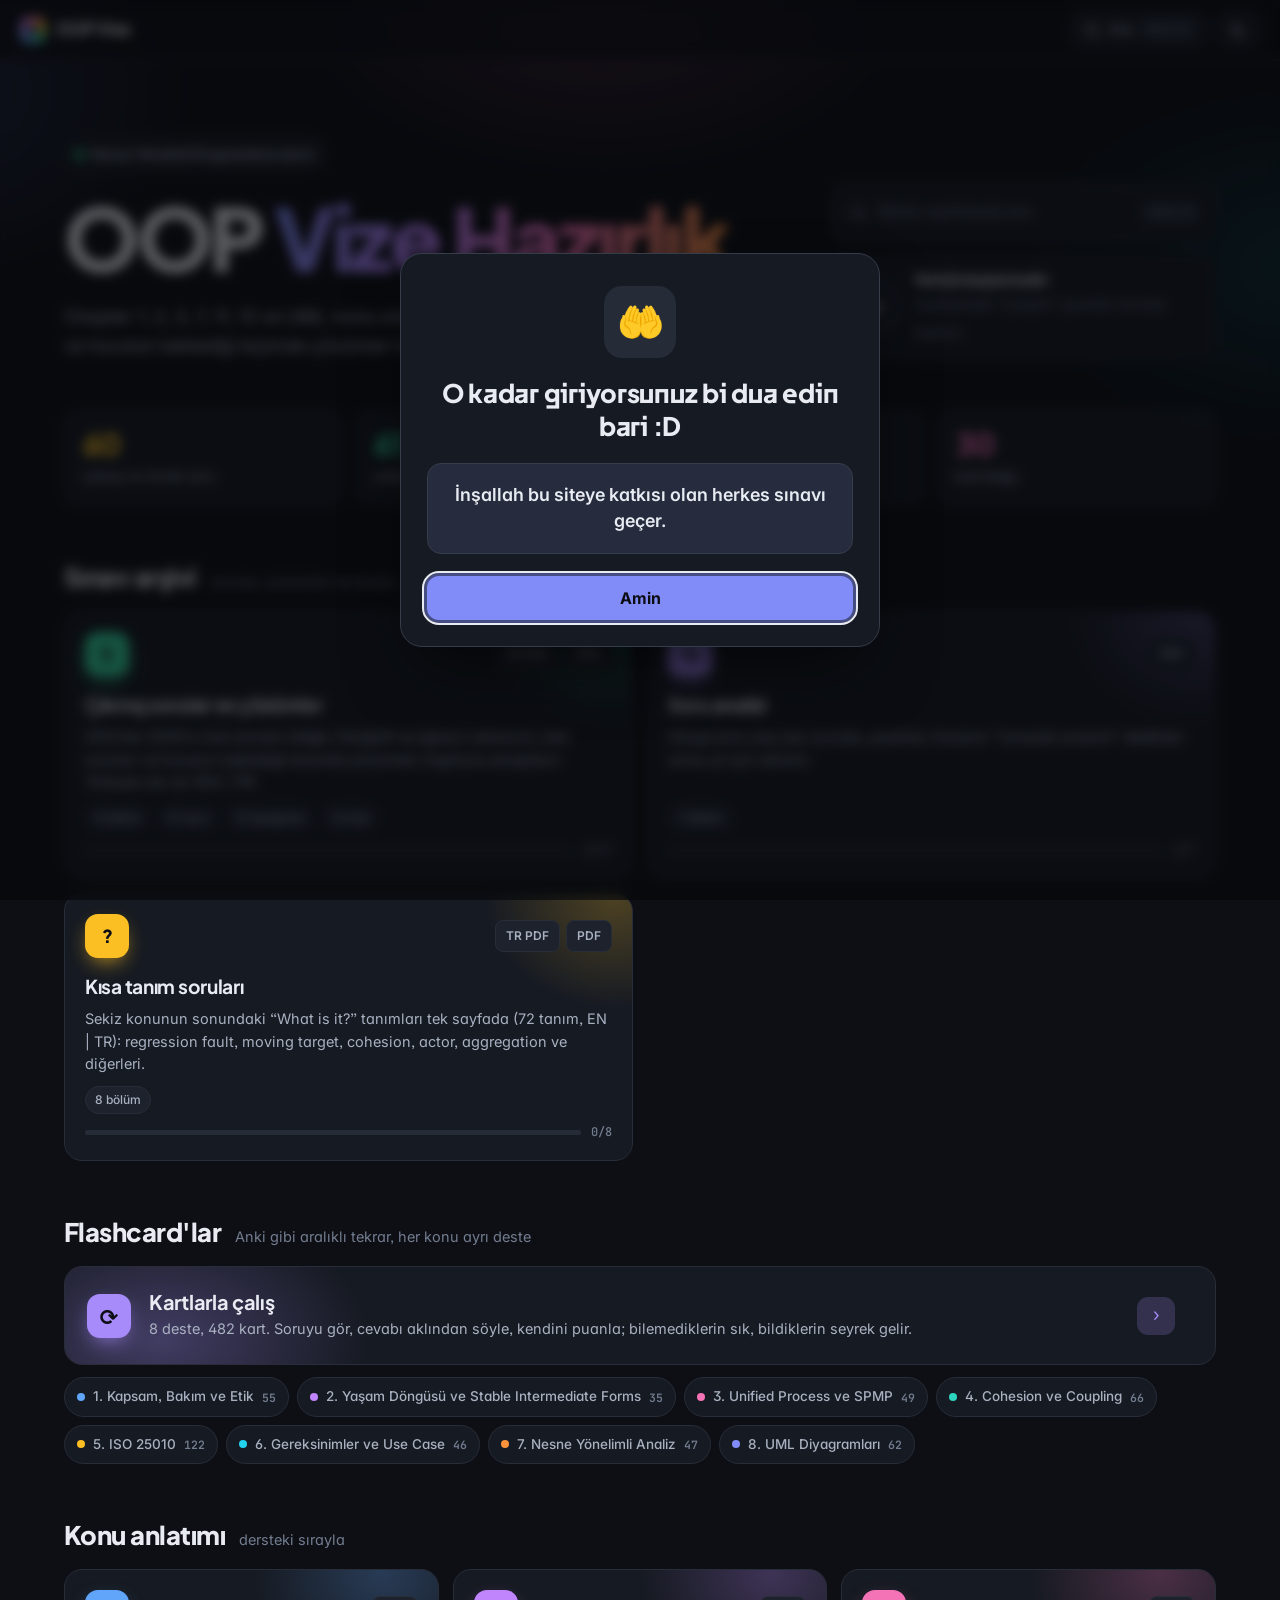
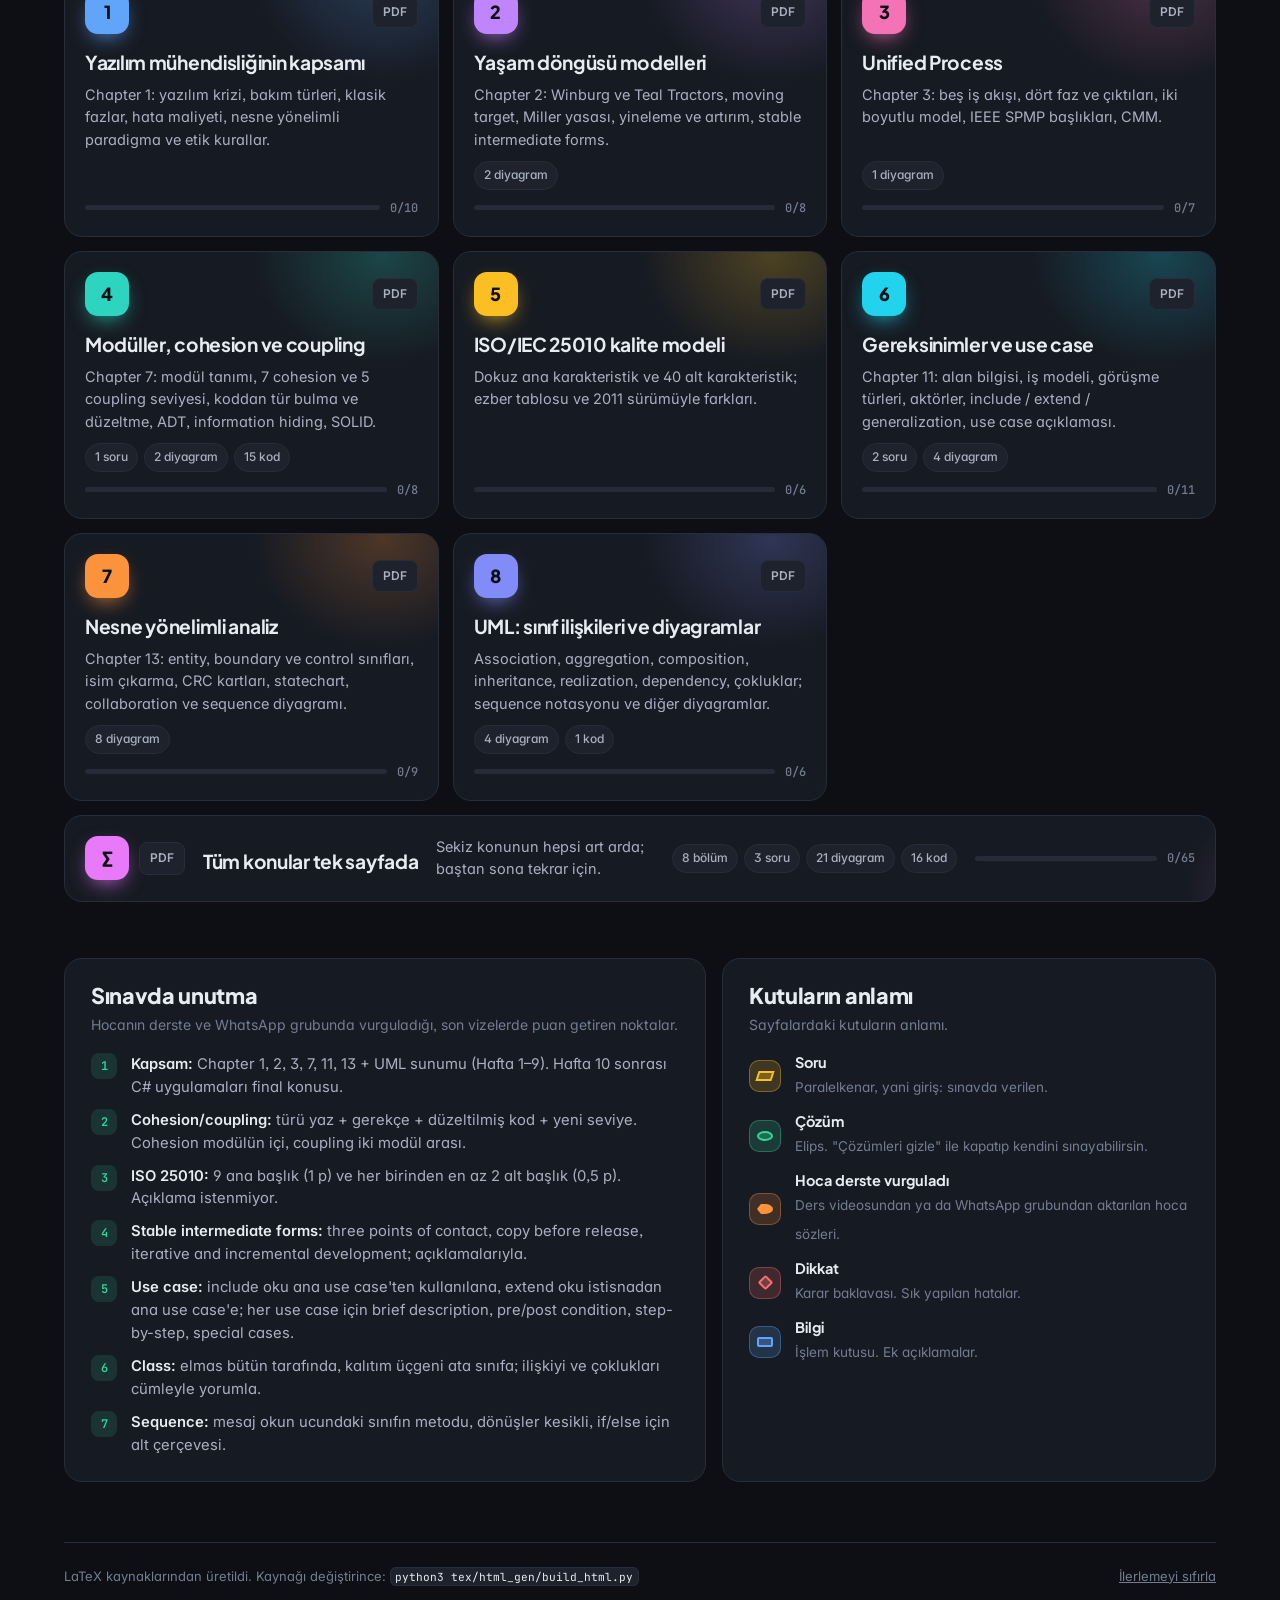
<file: index.html>
<!doctype html>
<html lang="tr">
<head>
<meta charset="utf-8">
<meta name="viewport" content="width=device-width, initial-scale=1">
<title>OOP Vize Hazırlık</title>
<script>var t='dark',l='en';try{t=localStorage.getItem('oop:theme')||'dark';l=localStorage.getItem('oop:lang')||'en';}catch(e){}document.documentElement.dataset.theme=t;document.documentElement.dataset.lang=l;try{if(localStorage.getItem('oop:toc')==='hidden')document.documentElement.classList.add('toc-hidden');}catch(e){}</script>
<link rel="preconnect" href="https://fonts.googleapis.com"><link rel="preconnect" href="https://fonts.gstatic.com" crossorigin><link href="https://fonts.googleapis.com/css2?family=Inter:ital,opsz,wght@0,14..32,400;0,14..32,500;0,14..32,600;0,14..32,700;1,14..32,400&family=Plus+Jakarta+Sans:wght@600;700;800&family=JetBrains+Mono:wght@400;500;600&display=swap" rel="stylesheet">
<link rel="stylesheet" href="html/assets/style.css?v=b61c9efa">
<style>
  .home-top { max-width: 1200px; margin: 0 auto; padding: 0 24px; }
  .hero { position: relative; isolation: isolate; padding: 76px 0 44px; display: grid; grid-template-columns: minmax(0, 1.3fr) minmax(300px, .7fr); gap: 40px 56px; align-items: end; }
  .hero::before {
    content: ""; position: absolute; z-index: -1; inset: -60px -30vw -40px; pointer-events: none;
    background:
      radial-gradient(520px 300px at 8% 20%, color-mix(in srgb, #818CF8 calc(var(--glow) * 110%), transparent), transparent 70%),
      radial-gradient(460px 260px at 48% 0%, color-mix(in srgb, #F472B6 calc(var(--glow) * 80%), transparent), transparent 70%),
      radial-gradient(420px 260px at 85% 60%, color-mix(in srgb, #22D3EE calc(var(--glow) * 70%), transparent), transparent 70%);
    filter: blur(10px);
  }
  .pill { display: inline-flex; align-items: center; gap: 8px; padding: 6px 13px 6px 11px; border-radius: 999px; font-size: 13px; font-weight: 600; color: var(--text-2); background: var(--surface); border: 1px solid var(--border); margin-bottom: 22px; }
  .pill i { width: 7px; height: 7px; border-radius: 50%; background: var(--green); box-shadow: 0 0 10px var(--green); }
  .hero h1 { margin: 0; font: 800 clamp(2.8rem, 7vw, 5.4rem)/1 var(--f-head); letter-spacing: -.04em; }
  .hero h1 .grad { background: linear-gradient(95deg, #818CF8 0%, #C084FC 35%, #F472B6 65%, #FB923C 100%); -webkit-background-clip: text; background-clip: text; color: transparent; }
  .hero .lead { margin: 22px 0 0; max-width: 36rem; font-size: 18px; line-height: 1.6; color: var(--text-2); }
  .hero-side { display: grid; gap: 12px; }
  .fake-search {
    display: flex; align-items: center; gap: 12px; width: 100%; padding: 15px 16px; cursor: text; text-align: left;
    border: 1px solid var(--border-2); border-radius: 14px; background: var(--surface); color: var(--text-3); font-size: 15.5px;
    box-shadow: var(--shadow); transition: border-color .15s, box-shadow .15s;
  }
  .fake-search:hover { border-color: #818CF8; box-shadow: 0 0 0 4px rgba(129,140,248,.15), var(--shadow); }
  .fake-search kbd { margin-left: auto; font: 500 11px/1 var(--f-mono); padding: 5px 7px; border-radius: 6px; background: var(--surface-3); }
  .resume { display: grid; grid-template-columns: 1fr auto; gap: 2px 14px; align-items: center; padding: 14px 16px; border-radius: 14px; border: 1px solid var(--border); background: var(--surface); text-decoration: none; color: var(--text); transition: border-color .15s; }
  .resume small { color: var(--text-3); font-size: 12.5px; font-weight: 500; grid-column: 1; }
  .resume b { font: 700 16px/1.3 var(--f-head); grid-column: 1; }
  .resume em { font-style: normal; color: var(--text-2); font-size: 13.5px; grid-column: 1; }
  .resume .go { grid-column: 2; grid-row: 1 / span 3; width: 38px; height: 38px; border-radius: 11px; display: grid; place-items: center; background: color-mix(in srgb, var(--accent) 20%, transparent); color: var(--accent); font-size: 18px; }
  .resume:hover { border-color: var(--accent); }
  .overall { display: grid; grid-template-columns: auto 1fr; gap: 14px; align-items: center; padding: 14px 16px; border-radius: 14px; border: 1px solid var(--border); background: var(--surface); }
  .ring { --p: 0; width: 52px; height: 52px; border-radius: 50%; display: grid; place-items: center; background: conic-gradient(var(--green) calc(var(--p) * 1%), var(--surface-3) 0); }
  .ring span { width: 42px; height: 42px; border-radius: 50%; background: var(--surface); display: grid; place-items: center; font: 600 12.5px var(--f-mono); }
  .overall b { display: block; font: 700 15px/1.3 var(--f-head); }
  .overall small { color: var(--text-3); font-size: 13px; }

  .stats { display: grid; grid-template-columns: repeat(4, 1fr); gap: 12px; margin: 6px 0 56px; }
  .stat { padding: 16px 18px; border-radius: 14px; background: var(--surface); border: 1px solid var(--border); }
  .stat b { display: block; font: 800 1.9rem/1.1 var(--f-head); letter-spacing: -.02em; color: var(--sc); }
  .stat span { font-size: 13.5px; color: var(--text-2); }

  .sec-h { display: flex; align-items: baseline; gap: 14px; margin: 0 0 16px; }
  .sec-h h2 { margin: 0; font: 800 1.6rem/1.2 var(--f-head); letter-spacing: -.02em; }
  .sec-h p { margin: 0; color: var(--text-3); font-size: 14.5px; }
  .grid { display: grid; gap: 14px; margin-bottom: 56px; }
  .grid.sinav { grid-template-columns: repeat(2, 1fr); }
  .grid.konu { grid-template-columns: repeat(3, 1fr); }
  @media (max-width: 960px) { .grid.konu { grid-template-columns: repeat(2, 1fr); } }
  @media (max-width: 600px) { .grid.konu { grid-template-columns: 1fr; } }
  .card {
    --hue: #818CF8; position: relative; overflow: hidden; isolation: isolate;
    display: flex; flex-direction: column; gap: 10px; padding: 20px; border-radius: 18px; min-height: 210px;
    background: var(--surface); border: 1px solid var(--border); color: var(--text); text-decoration: none;
    transition: transform .2s ease, border-color .2s, box-shadow .2s;
  }
  .card::before {
    content: ""; position: absolute; z-index: -1; inset: -40% -20% auto auto; width: 260px; height: 220px;
    background: radial-gradient(closest-side, color-mix(in srgb, var(--hue) 34%, transparent), transparent); opacity: .7; transition: opacity .2s;
  }
  .card:hover { transform: translateY(-3px); border-color: color-mix(in srgb, var(--hue) 55%, var(--border)); box-shadow: 0 20px 40px -24px color-mix(in srgb, var(--hue) 70%, transparent); }
  .card:hover::before { opacity: 1; }
  .card-top { display: flex; align-items: center; justify-content: space-between; gap: 10px; }
  .card .pdfs { display: flex; gap: 6px; }
  .badge {
    width: 44px; height: 44px; border-radius: 13px; display: grid; place-items: center; font: 800 18px/1 var(--f-head);
    color: #0D0F14; background: var(--hue); box-shadow: 0 8px 22px -8px var(--hue);
  }
  .card .pdf { position: relative; z-index: 2; font-size: 12px; font-weight: 600; padding: 5px 10px; border-radius: 8px; border: 1px solid var(--border); color: var(--text-2); text-decoration: none; background: var(--surface-2); }
  .card .pdf:hover { color: var(--text); border-color: var(--border-2); }
  .card h3 { margin: 6px 0 0; font: 700 1.2rem/1.25 var(--f-head); letter-spacing: -.015em; }
  .card h3 a { color: inherit; text-decoration: none; }
  .card h3 a::after { content: ""; position: absolute; inset: 0; z-index: 1; }
  .card p { margin: 0; color: var(--text-2); font-size: 14.5px; line-height: 1.55; flex: 1; }
  .meta { display: flex; flex-wrap: wrap; gap: 6px; }
  .meta span { font-size: 12px; font-weight: 500; padding: 3px 9px; border-radius: 999px; background: var(--surface-2); color: var(--text-2); border: 1px solid var(--border); }
  .prog { display: flex; align-items: center; gap: 10px; font: 500 12px var(--f-mono); color: var(--text-3); }
  .prog i { flex: 1; height: 5px; border-radius: 5px; background: var(--surface-3); overflow: hidden; }
  .prog i b { display: block; height: 100%; width: calc(var(--p) * 1%); background: var(--hue); border-radius: inherit; }
  .grid.sinav .card { min-height: 240px; }
  .card.wide { grid-column: 1 / -1; min-height: 0; flex-direction: row; align-items: center; gap: 18px; }
  .card.wide p { flex: 1; }
  .card.wide .prog { width: 220px; }

  .fc-home { display: grid; gap: 12px; margin-bottom: 56px; }
  .fc-home-main {
    position: relative; overflow: hidden; isolation: isolate; display: grid; grid-template-columns: auto minmax(0, 1fr) auto auto; gap: 18px; align-items: center;
    padding: 22px; border-radius: 18px; background: var(--surface); border: 1px solid var(--border); color: var(--text); text-decoration: none;
    transition: transform .2s ease, border-color .2s, box-shadow .2s;
  }
  .fc-home-main::before { content: ""; position: absolute; z-index: -1; inset: -60% auto auto -10%; width: 420px; height: 260px; background: radial-gradient(closest-side, color-mix(in srgb, #A78BFA 30%, transparent), transparent); }
  .fc-home-main:hover { transform: translateY(-3px); border-color: color-mix(in srgb, #A78BFA 55%, var(--border)); box-shadow: 0 20px 40px -24px color-mix(in srgb, #A78BFA 70%, transparent); }
  .fc-home-main .badge { font-size: 22px; }
  .fc-home-t b { display: block; font: 700 1.25rem/1.25 var(--f-head); letter-spacing: -.015em; }
  .fc-home-t em { font-style: normal; color: var(--text-2); font-size: 14.5px; line-height: 1.5; }
  .fc-home-n { text-align: right; }
  .fc-home-n b { display: block; font: 800 1.9rem/1 var(--f-head); color: #A78BFA; }
  .fc-home-n small { color: var(--text-3); font-size: 12.5px; }
  .fc-home-main .go { width: 38px; height: 38px; border-radius: 11px; display: grid; place-items: center; background: color-mix(in srgb, #A78BFA 20%, transparent); color: #A78BFA; font-size: 18px; }
  .fc-home-decks { display: flex; flex-wrap: wrap; gap: 8px; }
  .fc-home-decks a { display: inline-flex; align-items: center; gap: 8px; padding: 7px 12px; border-radius: 999px; border: 1px solid var(--border); background: var(--surface); color: var(--text-2); text-decoration: none; font-size: 13.5px; font-weight: 500; }
  .fc-home-decks a:hover { color: var(--text); border-color: var(--hue); }
  .fc-home-decks i { width: 8px; height: 8px; border-radius: 50%; background: var(--hue); }
  .fc-home-decks small { font: 600 11.5px var(--f-mono); color: var(--text-3); }
  @media (max-width: 600px) {
    .fc-home-main { grid-template-columns: auto minmax(0, 1fr); padding: 18px; gap: 14px; }
    .fc-home-main .go { display: none; }
    .fc-home-n { grid-column: 2; text-align: left; display: flex; align-items: baseline; gap: 8px; }
  }

  .lower { display: grid; grid-template-columns: 1.3fr 1fr; gap: 16px; margin: 0 0 60px; }
  .panel { padding: 24px 26px; border: 1px solid var(--border); border-radius: 18px; background: var(--surface); }
  .panel h2 { margin: 0 0 4px; font: 800 1.35rem/1.2 var(--f-head); letter-spacing: -.015em; }
  .panel > p { margin: 0 0 16px; color: var(--text-3); font-size: 14px; }
  .rules { margin: 0; padding: 0; list-style: none; counter-reset: r; display: grid; gap: 10px; font-size: 14.8px; line-height: 1.55; color: var(--text-2); }
  .rules li { counter-increment: r; display: grid; grid-template-columns: 28px 1fr; gap: 12px; }
  .rules li::before { content: counter(r); width: 26px; height: 26px; border-radius: 8px; display: grid; place-items: center; font: 600 12px var(--f-mono); color: var(--green); background: color-mix(in srgb, var(--green) 14%, transparent); }
  .rules b { color: var(--text); font-weight: 600; }
  .legend-list { list-style: none; margin: 0; padding: 0; display: grid; gap: 12px; }
  .legend-list li { display: grid; grid-template-columns: 32px 1fr; gap: 14px; align-items: center; }
  .legend-list b { display: block; font: 700 14.5px/1.3 var(--f-head); }
  .legend-list span { color: var(--text-3); font-size: 13.5px; }
  .foot { display: flex; flex-wrap: wrap; justify-content: space-between; gap: 10px; padding: 22px 0 44px; border-top: 1px solid var(--border); color: var(--text-3); font-size: 13px; }
  .foot button { background: none; border: 0; padding: 0; color: var(--text-3); text-decoration: underline; cursor: pointer; font-size: 13px; }
  .foot button:hover { color: var(--red); }

  @media (max-width: 960px) {
    .hero { grid-template-columns: 1fr; padding-top: 48px; }
    .stats { grid-template-columns: repeat(2, 1fr); }
    .grid.sinav { grid-template-columns: 1fr; }
    .lower { grid-template-columns: 1fr; }
    .card.wide { flex-direction: column; align-items: stretch; }
    .card.wide .prog { width: auto; }
  }
  @media (max-width: 560px) {
    .home-top { padding: 0 16px; }
    .grid.sinav .card, .card { min-height: 0; }
  }
</style>
</head>
<body class="home" data-base="html/" style="--accent:#818CF8">
<header class="topbar">
  <a class="brand" href="index.html"><span class="brand-dot"></span>OOP Vize</a>
  <div class="tb-actions">
    <button class="tb-btn sbtn" id="searchBtn" type="button"><span class="ic ic-search"></span><span class="lbl">Ara</span><kbd>Ctrl K</kbd></button>
    <button class="tb-btn" id="themeBtn" type="button" aria-label="Tema değiştir"><span class="ic ic-theme"></span></button>
  </div>
</header>

<div class="home-top">
  <section class="hero">
    <div>
      <span class="pill"><i></i>Nesne Yönelimli Programlama dersi</span>
      <h1>OOP <span class="grad">Vize Hazırlık</span></h1>
      <p class="lead">Chapter 1, 2, 3, 7, 11, 13 ve UML: konu anlatımı, çıkmış vize soruları ve hocanın beklediği biçimde çözümleri tek yerde.</p>
    </div>
    <div class="hero-side">
      <button class="fake-search" type="button" id="heroSearch"><span class="ic ic-search"></span>Bütün sayfalarda ara<kbd>Ctrl K</kbd></button>
      <a class="resume" id="resume" hidden href="#"><small>Kaldığın yerden devam et</small><b></b><em></em><span class="go">›</span></a>
      <div class="overall"><span class="ring" id="ovRing"><span id="ovPct">%0</span></span><div><b id="ovTxt">Henüz başlamadın</b><small>Sayfalardaki "Çalıştım" işaretleri burada toplanır.</small></div></div>
    </div>
  </section>

  <section class="stats" id="stats"></section>

  <div class="sec-h"><h2>Sınav arşivi</h2><p>sorular, çözümler ve analiz</p></div>
  <section class="grid sinav" id="gSinav"></section>

  <div class="sec-h"><h2>Flashcard'lar</h2><p>Anki gibi aralıklı tekrar, her konu ayrı deste</p></div>
  <section class="fc-home" id="fcHome">
    <a class="fc-home-main" href="html/kartlar.html">
      <span class="badge" style="--hue:#A78BFA" aria-hidden="true">⟳</span>
      <span class="fc-home-t"><b>Kartlarla çalış</b><em id="fcHomeTxt">Soruyu gör, cevabı aklından söyle, kendini puanla. Bilemediklerin sık, bildiklerin seyrek gelir.</em></span>
      <span class="fc-home-n" id="fcHomeN" hidden><b></b><small>bugün</small></span>
      <span class="go">›</span>
    </a>
    <div class="fc-home-decks" id="fcHomeDecks"></div>
  </section>

  <div class="sec-h"><h2>Konu anlatımı</h2><p>dersteki sırayla</p></div>
  <section class="grid konu" id="gKonu"></section>

  <section class="lower">
    <div class="panel">
      <h2>Sınavda unutma</h2>
      <p>Hocanın derste ve WhatsApp grubunda vurguladığı, son vizelerde puan getiren noktalar.</p>
      <ol class="rules">
        <li><span><b>Kapsam:</b> Chapter 1, 2, 3, 7, 11, 13 + UML sunumu (Hafta 1–9). Hafta 10 sonrası C# uygulamaları final konusu.</span></li>
        <li><span><b>Cohesion/coupling:</b> türü yaz + gerekçe + düzeltilmiş kod + yeni seviye. Cohesion modülün içi, coupling iki modül arası.</span></li>
        <li><span><b>ISO 25010:</b> 9 ana başlık (1 p) ve her birinden en az 2 alt başlık (0,5 p). Açıklama istenmiyor.</span></li>
        <li><span><b>Stable intermediate forms:</b> three points of contact, copy before release, iterative and incremental development; açıklamalarıyla.</span></li>
        <li><span><b>Use case:</b> include oku ana use case'ten kullanılana, extend oku istisnadan ana use case'e; her use case için brief description, pre/post condition, step-by-step, special cases.</span></li>
        <li><span><b>Class:</b> elmas bütün tarafında, kalıtım üçgeni ata sınıfa; ilişkiyi ve çoklukları cümleyle yorumla.</span></li>
        <li><span><b>Sequence:</b> mesaj okun ucundaki sınıfın metodu, dönüşler kesikli, if/else için alt çerçevesi.</span></li>
      </ol>
    </div>
    <div class="panel">
      <h2>Kutuların anlamı</h2>
      <p>Sayfalardaki kutuların anlamı.</p>
      <ul class="legend-list">
        <li style="--c: var(--amber)"><i class="shape s-giris"></i><div><b>Soru</b><span>Paralelkenar, yani giriş: sınavda verilen.</span></div></li>
        <li style="--c: var(--green)"><i class="shape s-basla"></i><div><b>Çözüm</b><span>Elips. "Çözümleri gizle" ile kapatıp kendini sınayabilirsin.</span></div></li>
        <li style="--c: var(--orange)"><i class="shape s-ekran"></i><div><b>Hoca derste vurguladı</b><span>Ders videosundan ya da WhatsApp grubundan aktarılan hoca sözleri.</span></div></li>
        <li style="--c: var(--red)"><i class="shape s-karar"></i><div><b>Dikkat</b><span>Karar baklavası. Sık yapılan hatalar.</span></div></li>
        <li style="--c: var(--blue)"><i class="shape s-islem"></i><div><b>Bilgi</b><span>İşlem kutusu. Ek açıklamalar.</span></div></li>
      </ul>
    </div>
  </section>

  <footer class="foot">
    <span>LaTeX kaynaklarından üretildi. Kaynağı değiştirince: <code class="tt">python3 tex/html_gen/build_html.py</code></span>
    <button type="button" id="resetBtn">İlerlemeyi sıfırla</button>
  </footer>
</div>

<div class="search" id="search" hidden>
  <div class="search-panel" role="dialog" aria-label="Arama">
    <input type="search" id="searchIn" placeholder="Konu ya da terim ara (ör. stamp coupling, inception, SPMP)" autocomplete="off">
    <ol id="searchOut"></ol>
    <p class="search-hint">Yukarı/aşağı ok ile seç, Enter ile git, Esc ile kapat.</p>
  </div>
</div>

<script src="html/assets/search-index.js?v=814b0bdf"></script>
<script src="html/assets/app.js?v=c35fbe9f"></script>
<script>
(function () {
  var PAGES = [{"out": "cikmis-sorular", "label": "Çıkmış sorular ve çözümler", "hue": "#34D399", "desc": "2014'ten 2025'e vize soruları (kâğıt, fotoğraf ve öğrenci aktarımı), test soruları ve hocanın beklediği biçimde çözümleri; İngilizce cevapların Türkçesi de var (EN | TR).", "group": "sinav", "no": "", "h2": 8, "gfx": 13, "soru": 57, "cevap": 57, "code": 14, "units": ["soru-1-iso-iec-25010-18-puan", "soru-2-stable-intermediate-forms", "soru-3-cohesion-coupling-turu-ve-duzeltilmesi", "soru-4-rent-a-car-otomasyonu-sinif-iliskileri", "soru-5-rent-a-car-sequence-diyagrami-24-puan", "soru-1-stable-intermediate-forms-15-puan", "soru-2-iso-iec-25010-tablosu-komple", "soru-3-e-ticaret-use-case", "soru-4-cohesion-coupling-tur-ve-daha-iyi-hale-getirme", "soru-1-unified-process-15-p", "soru-2-ieee-spmp-basliklari-15-p", "soru-3-cohesion-ve-coupling-15-p", "soru-4-singleton-pattern-15-p", "soru-5-proje-takip-sistemi-40-p", "siniflar-arasi-iliski-turleri", "adres-defteri-senaryosu", "2021-22-2-vize-projesi-universite-kutuphane-platformu"]}, {"out": "soru-analizi", "label": "Soru analizi", "hue": "#A78BFA", "desc": "Hangi konu kaç kez soruldu, puanlar, hocanın \"sınavda sorarım\" dedikleri ve bu yıl için tahmin.", "group": "sinav", "no": "", "h2": 7, "gfx": 0, "soru": 0, "cevap": 0, "code": 0, "units": ["elimizdeki-vize-sinavlari", "hangi-konu-kac-sinavda-cikti", "puan-dagilimi-2025-26", "hocanin-sorarim-dedigi-yerler", "2026-27-vizesi-icin-tahmin", "calisma-sirasi-oncelik", "sinavda-yazim-kurallari"]}, {"out": "kisa-tanimlar", "label": "Kısa tanım soruları", "hue": "#FBBF24", "desc": "Sekiz konunun sonundaki “What is it?” tanımları tek sayfada (72 tanım, EN | TR): regression fault, moving target, cohesion, actor, aggregation ve diğerleri.", "group": "sinav", "no": "", "h2": 8, "gfx": 0, "soru": 0, "cevap": 0, "code": 0, "units": ["yazilim-muhendisliginin-kapsami-chapter-1", "yasam-dongusu-modelleri-chapter-2", "unified-process-chapter-3", "moduller-cohesion-ve-coupling-chapter-7", "iso-iec-25010-kalite-modeli", "gereksinimler-ve-use-case-chapter-11", "nesne-yonelimli-analiz-chapter-13", "uml-sinif-iliskileri-ve-diyagramlar"]}, {"out": "konu-01-kapsam", "label": "Yazılım mühendisliğinin kapsamı", "hue": "#60A5FA", "desc": "Chapter 1: yazılım krizi, bakım türleri, klasik fazlar, hata maliyeti, nesne yönelimli paradigma ve etik kurallar.", "group": "konu", "no": "1", "h2": 1, "gfx": 0, "soru": 0, "cevap": 0, "code": 0, "units": ["tarihsel-boyut-yazilim-krizi-historical-aspects", "ekonomik-boyut-economic-aspects", "bakim-boyutu-maintenance-aspects", "gereksinim-analiz-ve-tasarim-boyutu", "takim-calismasi-boyutu", "neden-ayri-bir-planlama-test-ve-dokumantasyon-fazi-yok", "nesne-yonelimli-paradigma", "terminoloji", "etik-konular-ethical-issues", "kisa-tanim-sorulari-what-is-it"]}, {"out": "konu-02-yasam-dongusu", "label": "Yaşam döngüsü modelleri", "hue": "#C084FC", "desc": "Chapter 2: Winburg ve Teal Tractors, moving target, Miller yasası, yineleme ve artırım, stable intermediate forms.", "group": "konu", "no": "2", "h2": 1, "gfx": 2, "soru": 0, "cevap": 0, "code": 0, "units": ["teoride-ve-pratikte-yazilim-gelistirme", "winburg-mini-vaka-calismasi", "teal-tractors-mini-vaka-calismasi-ve-moving-target-problem", "yineleme-ve-artirim-iteration-and-incrementation", "yinelemeli-artirimli-modelin-riskleri-ve-guclu-yanlari", "diger-yasam-dongusu-modelleri-kisaca", "stable-intermediate-forms-kararli-ara-formlar", "kisa-tanim-sorulari"]}, {"out": "konu-03-unified-process", "label": "Unified Process", "hue": "#F472B6", "desc": "Chapter 3: beş iş akışı, dört faz ve çıktıları, iki boyutlu model, IEEE SPMP başlıkları, CMM.", "group": "konu", "no": "3", "h2": 1, "gfx": 1, "soru": 0, "cevap": 0, "code": 0, "units": ["unified-process-nedir", "bes-cekirdek-is-akisi-core-workflows", "unified-process-in-dort-fazi", "tek-ve-iki-boyutlu-yasam-dongusu-modelleri", "ieee-software-project-management-plan-spmp", "yazilim-surecini-iyilestirme-improving-the-software-process", "kisa-tanim-sorulari"]}, {"out": "konu-04-moduller", "label": "Modüller, cohesion ve coupling", "hue": "#2DD4BF", "desc": "Chapter 7: modül tanımı, 7 cohesion ve 5 coupling seviyesi, koddan tür bulma ve düzeltme, ADT, information hiding, SOLID.", "group": "konu", "no": "4", "h2": 1, "gfx": 2, "soru": 1, "cevap": 1, "code": 15, "units": ["neden-modulerlestirme", "modul-nedir", "cohesion-modul-ici-uyum-7-seviye", "coupling-moduller-arasi-baglilik-5-seviye", "sinav-tipi-ornek-kodu-verip-tur-ve-duzeltme-isteme", "data-encapsulation-adt-ve-information-hiding", "solid-ilkeleri-giris", "kisa-tanim-sorulari"]}, {"out": "konu-05-iso25010", "label": "ISO/IEC 25010 kalite modeli", "hue": "#FBBF24", "desc": "Dokuz ana karakteristik ve 40 alt karakteristik; ezber tablosu ve 2011 sürümüyle farkları.", "group": "konu", "no": "5", "h2": 1, "gfx": 0, "soru": 0, "cevap": 0, "code": 0, "units": ["model-nedir", "hocanin-tablosu-9-karakteristik-40-alt-karakteristik-iso-iec", "alt-karakteristiklerin-anlamlari", "2011-surumu-8-karakteristik-31-alt-karakteristik", "sinavda-cevap-sablonu", "kisa-tanim-sorulari"]}, {"out": "konu-06-gereksinimler", "label": "Gereksinimler ve use case", "hue": "#22D3EE", "desc": "Chapter 11: alan bilgisi, iş modeli, görüşme türleri, aktörler, include / extend / generalization, use case açıklaması.", "group": "konu", "no": "6", "h2": 1, "gfx": 4, "soru": 2, "cevap": 2, "code": 0, "units": ["gereksinim-is-akisinin-amaci", "gereksinim-is-akisinin-adimlari", "use-case-ve-aktor", "use-case-diyagraminin-notasyonu", "use-case-aciklamasi-description", "hocanin-cozdugu-ornek-1-adres-defteri", "hocanin-cozdugu-ornek-2-e-ticaret-sitesi-2024-25-vize-sorusu", "ilk-gereksinimler-functional-ve-nonfunctional", "msg-foundation-vaka-calismasi", "diger-konular", "kisa-tanim-sorulari"]}, {"out": "konu-07-oo-analiz", "label": "Nesne yönelimli analiz", "hue": "#FB923C", "desc": "Chapter 13: entity, boundary ve control sınıfları, isim çıkarma, CRC kartları, statechart, collaboration ve sequence diyagramı.", "group": "konu", "no": "7", "h2": 1, "gfx": 8, "soru": 0, "cevap": 0, "code": 0, "units": ["analiz-is-akisi-ve-uc-sinif-turu", "entity-siniflarini-cikarmanin-uc-adimi", "asansor-problemi-elevator-problem", "boundary-ve-control-siniflarini-cikarmak", "msg-foundation-vaka-calismasi", "use-case-realization", "hocanin-tam-cozumlu-ornegi-adres-defteri", "diger-konular", "kisa-tanim-sorulari"]}, {"out": "konu-08-uml", "label": "UML: sınıf ilişkileri ve diyagramlar", "hue": "#818CF8", "desc": "Association, aggregation, composition, inheritance, realization, dependency, çokluklar; sequence notasyonu ve diğer diyagramlar.", "group": "konu", "no": "8", "h2": 1, "gfx": 4, "soru": 0, "cevap": 1, "code": 1, "units": ["uml-nedir-neden-kullanilir", "class-diagram", "uml-sunumu-sayfa-35-sinif-diyagramini-yorumlama", "sequence-diagram-notasyonu", "diger-uml-diyagramlari", "kisa-tanim-sorulari"]}, {"out": "konu-tumu", "label": "Tüm konular tek sayfada", "hue": "#E879F9", "desc": "Sekiz konunun hepsi art arda; baştan sona tekrar için.", "group": "konu", "no": "∑", "h2": 8, "gfx": 21, "soru": 3, "cevap": 4, "code": 16, "units": ["tarihsel-boyut-yazilim-krizi-historical-aspects", "ekonomik-boyut-economic-aspects", "bakim-boyutu-maintenance-aspects", "gereksinim-analiz-ve-tasarim-boyutu", "takim-calismasi-boyutu", "neden-ayri-bir-planlama-test-ve-dokumantasyon-fazi-yok", "nesne-yonelimli-paradigma", "terminoloji", "etik-konular-ethical-issues", "kisa-tanim-sorulari-what-is-it", "teoride-ve-pratikte-yazilim-gelistirme", "winburg-mini-vaka-calismasi", "teal-tractors-mini-vaka-calismasi-ve-moving-target-problem", "yineleme-ve-artirim-iteration-and-incrementation", "yinelemeli-artirimli-modelin-riskleri-ve-guclu-yanlari", "diger-yasam-dongusu-modelleri-kisaca", "stable-intermediate-forms-kararli-ara-formlar", "kisa-tanim-sorulari", "unified-process-nedir", "bes-cekirdek-is-akisi-core-workflows", "unified-process-in-dort-fazi", "tek-ve-iki-boyutlu-yasam-dongusu-modelleri", "ieee-software-project-management-plan-spmp", "yazilim-surecini-iyilestirme-improving-the-software-process", "kisa-tanim-sorulari-2", "neden-modulerlestirme", "modul-nedir", "cohesion-modul-ici-uyum-7-seviye", "coupling-moduller-arasi-baglilik-5-seviye", "sinav-tipi-ornek-kodu-verip-tur-ve-duzeltme-isteme", "data-encapsulation-adt-ve-information-hiding", "solid-ilkeleri-giris", "kisa-tanim-sorulari-3", "model-nedir", "hocanin-tablosu-9-karakteristik-40-alt-karakteristik-iso-iec", "alt-karakteristiklerin-anlamlari", "2011-surumu-8-karakteristik-31-alt-karakteristik", "sinavda-cevap-sablonu", "kisa-tanim-sorulari-4", "gereksinim-is-akisinin-amaci", "gereksinim-is-akisinin-adimlari", "use-case-ve-aktor", "use-case-diyagraminin-notasyonu", "use-case-aciklamasi-description", "hocanin-cozdugu-ornek-1-adres-defteri", "hocanin-cozdugu-ornek-2-e-ticaret-sitesi-2024-25-vize-sorusu", "ilk-gereksinimler-functional-ve-nonfunctional", "msg-foundation-vaka-calismasi", "diger-konular", "kisa-tanim-sorulari-5", "analiz-is-akisi-ve-uc-sinif-turu", "entity-siniflarini-cikarmanin-uc-adimi", "asansor-problemi-elevator-problem", "boundary-ve-control-siniflarini-cikarmak", "msg-foundation-vaka-calismasi-2", "use-case-realization", "hocanin-tam-cozumlu-ornegi-adres-defteri", "diger-konular-2", "kisa-tanim-sorulari-6", "uml-nedir-neden-kullanilir", "class-diagram", "uml-sunumu-sayfa-35-sinif-diyagramini-yorumlama", "sequence-diagram-notasyonu", "diger-uml-diyagramlari", "kisa-tanim-sorulari-7"]}];
  var S = window.BZStore;
  var PDF = {
    'cikmis-sorular': '02_Cikmis_Sorular', 'soru-analizi': '03_Soru_Analizi', 'kisa-tanimlar': '05_Kisa_Tanimlar', 'konu-tumu': '04_Konu_Anlatimi_Tum',
    'konu-01-kapsam': 'Konu_01_kapsam', 'konu-02-yasam-dongusu': 'Konu_02_yasam_dongusu', 'konu-03-unified-process': 'Konu_03_unified_process', 'konu-04-moduller': 'Konu_04_moduller',
    'konu-05-iso25010': 'Konu_05_iso25010', 'konu-06-gereksinimler': 'Konu_06_gereksinimler', 'konu-07-oo-analiz': 'Konu_07_oo_analiz', 'konu-08-uml': 'Konu_08_uml'
  };
  var TRPDF = { 'cikmis-sorular': '02_Cikmis_Sorular_TR', 'kisa-tanimlar': '05_Kisa_Tanimlar_TR' };
  var MARK = { 'cikmis-sorular': 'S', 'soru-analizi': '%', 'kisa-tanimlar': '?' };
  function esc(s) { return String(s).replace(/[&<>"]/g, function (c) { return { '&': '&amp;', '<': '&lt;', '>': '&gt;', '"': '&quot;' }[c]; }); }
  function doneCount(p) {
    var n = 0;
    p.units.forEach(function (id) { if (S.get('done:' + (p.group === 'konu' ? 'konu' : p.out) + ':' + id, false)) n++; });
    return n;
  }
  var total = 0, totalDone = 0, sums = { soru: 0, gfx: 0, cevap: 0, code: 0 };
  function card(p) {
    var d = doneCount(p), pct = p.units.length ? Math.round(d / p.units.length * 100) : 0;
    if (p.out !== 'konu-tumu') { total += p.units.length; totalDone += d; ['soru', 'gfx', 'cevap', 'code'].forEach(function (k) { sums[k] += p[k] || 0; }); }
    var meta = [];
    if (p.h2 > 1) meta.push(p.h2 + ' bölüm');
    if (p.soru) meta.push(p.soru + ' soru');
    if (p.gfx) meta.push(p.gfx + ' diyagram');
    if (p.code) meta.push(p.code + ' kod');
    var mark = p.group === 'sinav' ? MARK[p.out] : p.no;
    var wide = p.out === 'konu-tumu' ? ' wide' : '';
    return '<article class="card' + wide + '" style="--hue:' + p.hue + ';--p:' + pct + '">' +
      '<div class="card-top"><span class="badge">' + esc(mark) + '</span><span class="pdfs">' + (TRPDF[p.out] ? '<a class="pdf" href="pdf/' + TRPDF[p.out] + '.pdf" title="Türkçe PDF">TR PDF</a>' : '') + '<a class="pdf" href="pdf/' + PDF[p.out] + '.pdf" title="Aynı içeriğin PDF hâli">PDF</a></span></div>' +
      '<h3><a href="html/' + p.out + '.html">' + esc(p.label) + '</a></h3><p>' + esc(p.desc) + '</p>' +
      '<div class="meta">' + meta.map(function (m) { return '<span>' + m + '</span>'; }).join('') + '</div>' +
      '<div class="prog"><i><b></b></i>' + d + '/' + p.units.length + '</div></article>';
  }
  document.getElementById('gSinav').innerHTML = PAGES.filter(function (p) { return p.group === 'sinav'; }).map(card).join('');
  document.getElementById('gKonu').innerHTML = PAGES.filter(function (p) { return p.group === 'konu'; }).map(card).join('');

  var st = [
    [sums.soru, 'çıkmış ve örnek soru', '#FBBF24'], [sums.cevap, 'çözüm kutusu', '#34D399'],
    [sums.gfx, 'UML ve şema çizimi', '#60A5FA'], [sums.code, 'kod bloğu', '#F472B6']
  ];
  document.getElementById('stats').innerHTML = st.map(function (s) {
    return '<div class="stat" style="--sc:' + s[2] + '"><b>' + s[0] + '</b><span>' + s[1] + '</span></div>';
  }).join('');

  var pctAll = total ? Math.round(totalDone / total * 100) : 0;
  document.getElementById('ovRing').style.setProperty('--p', pctAll);
  document.getElementById('ovPct').textContent = '%' + pctAll;
  if (totalDone) document.getElementById('ovTxt').textContent = totalDone + ' / ' + total + ' başlık çalışıldı';

  var last = S.get('last', null);
  if (last && last.p) {
    var r = document.getElementById('resume');
    var lp = PAGES.filter(function (p) { return p.out === last.p; })[0];
    if (lp) r.style.setProperty('--accent', lp.hue);
    r.href = 'html/' + last.p + '.html' + (last.id ? '#' + last.id : '');
    r.querySelector('b').textContent = last.l;
    r.querySelector('em').textContent = (last.t ? last.t + ', ' : '') + 'sayfanın %' + (last.pct || 0) + '\'i okundu';
    r.hidden = false;
  }
  var DESTELER = [{"id": "d01", "no": "1", "ad": "Kapsam, Bakım ve Etik", "renk": "#60A5FA", "n": 55}, {"id": "d02", "no": "2", "ad": "Yaşam Döngüsü ve Stable Intermediate Forms", "renk": "#C084FC", "n": 35}, {"id": "d03", "no": "3", "ad": "Unified Process ve SPMP", "renk": "#F472B6", "n": 49}, {"id": "d04", "no": "4", "ad": "Cohesion ve Coupling", "renk": "#2DD4BF", "n": 66}, {"id": "d05", "no": "5", "ad": "ISO 25010", "renk": "#FBBF24", "n": 122}, {"id": "d06", "no": "6", "ad": "Gereksinimler ve Use Case", "renk": "#22D3EE", "n": 46}, {"id": "d07", "no": "7", "ad": "Nesne Yönelimli Analiz", "renk": "#FB923C", "n": 47}, {"id": "d08", "no": "8", "ad": "UML Diyagramları", "renk": "#818CF8", "n": 62}];
  document.getElementById('fcHomeDecks').innerHTML = DESTELER.map(function (d) {
    return '<a href="html/kartlar.html#' + d.id + '" style="--hue:' + d.renk + '"><i></i>' + esc(d.no) + '. ' + esc(d.ad) + ' <small>' + d.n + '</small></a>';
  }).join('');
  var fc = S.get('fc:ozet', null), fcToplam = DESTELER.reduce(function (t, d) { return t + d.n; }, 0);
  if (fc && fc.goruldu) {
    var bekleyen = fc.yeni + fc.ogren + fc.tekrar;
    document.getElementById('fcHomeTxt').textContent = fcToplam + ' karttan ' + fc.goruldu + ' tanesini gördün. ' +
      (fc.tekrar || fc.ogren ? (fc.tekrar + fc.ogren) + ' kartın tekrar zamanı geldi.' : 'Tekrar bekleyen kart yok.');
    var n = document.getElementById('fcHomeN');
    n.querySelector('b').textContent = bekleyen; n.hidden = false;
  } else {
    document.getElementById('fcHomeTxt').textContent = DESTELER.length + ' deste, ' + fcToplam + ' kart. Soruyu gör, cevabı aklından söyle, kendini puanla; bilemediklerin sık, bildiklerin seyrek gelir.';
  }
  document.getElementById('heroSearch').addEventListener('click', function () { window.BZOpenSearch(); });
  document.getElementById('resetBtn').addEventListener('click', function () {
    if (!confirm('Bütün "çalıştım" işaretleri ve kaldığın yer silinsin mi?')) return;
    try { Object.keys(localStorage).forEach(function (k) { if (/^oop:(done|last|quiz)/.test(k)) localStorage.removeItem(k); }); } catch (e) {}
    location.reload();
  });
})();
</script>
</body>
</html>
</file>
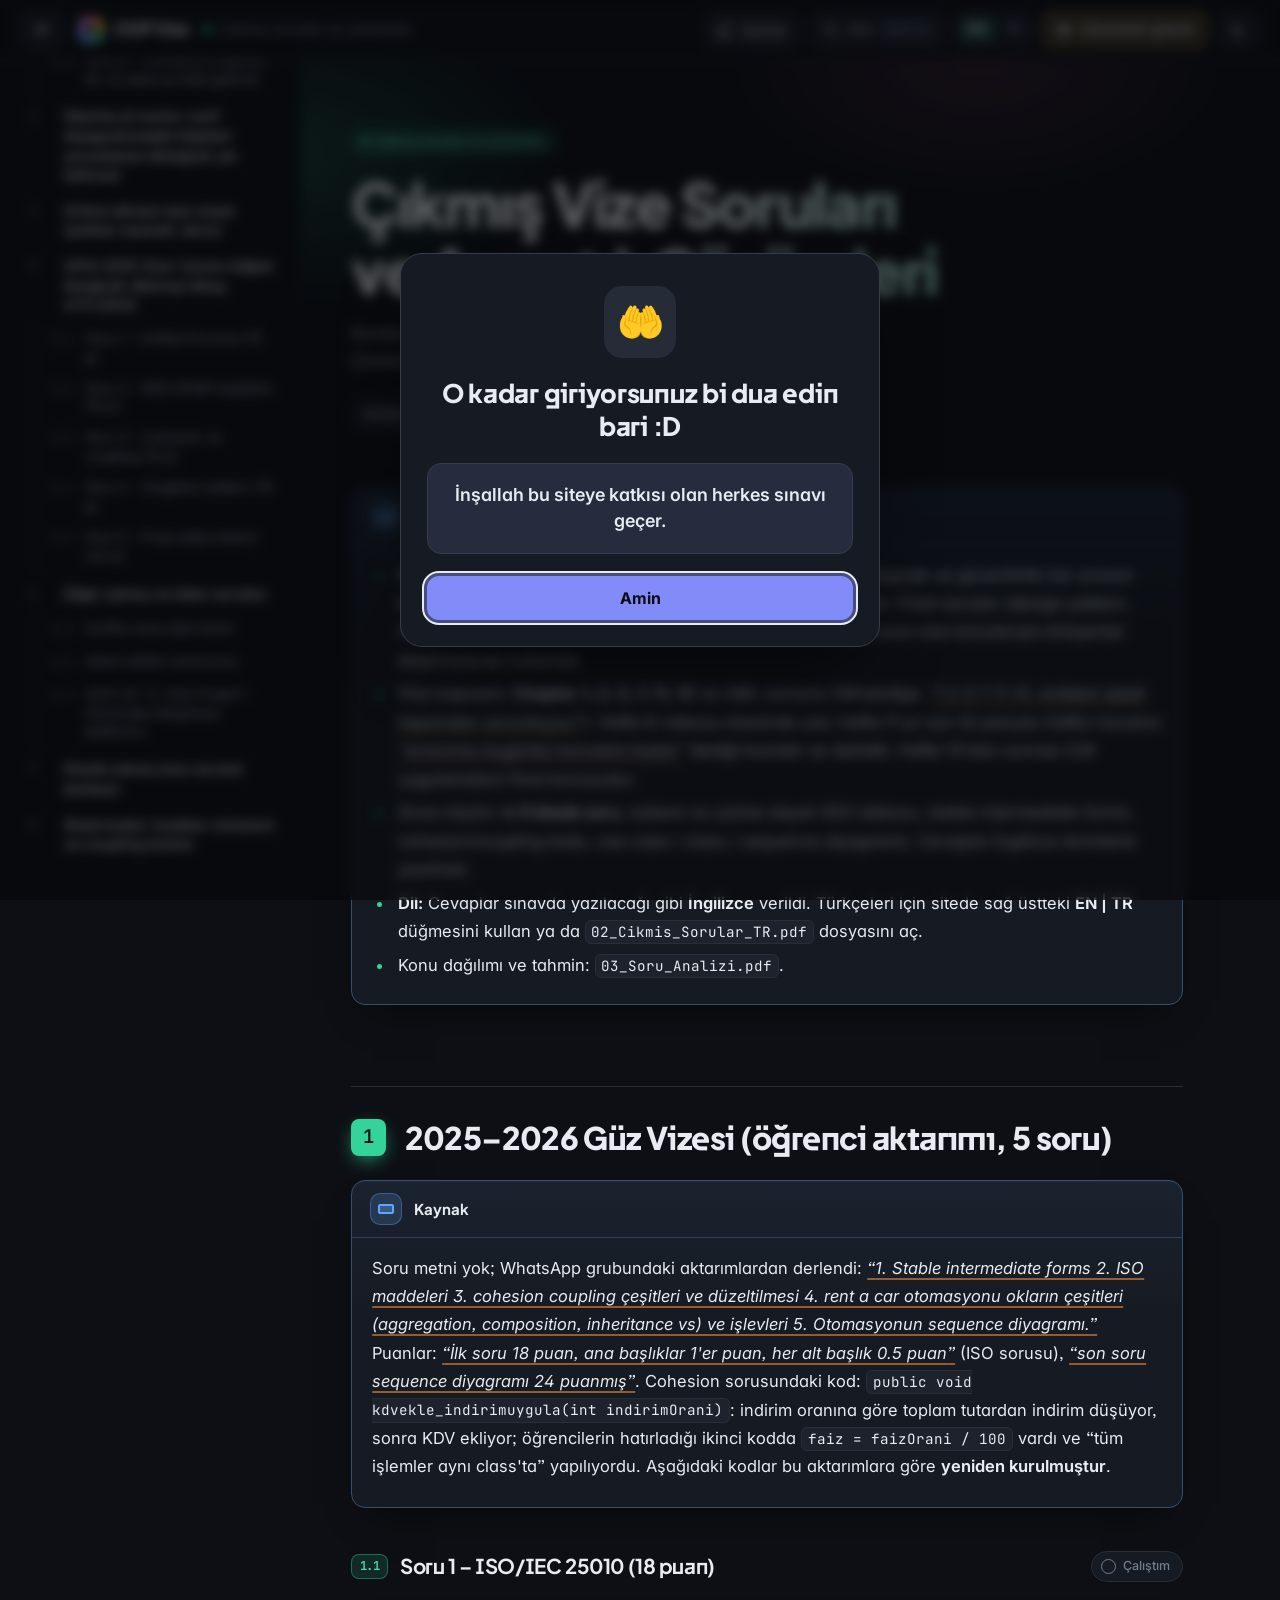
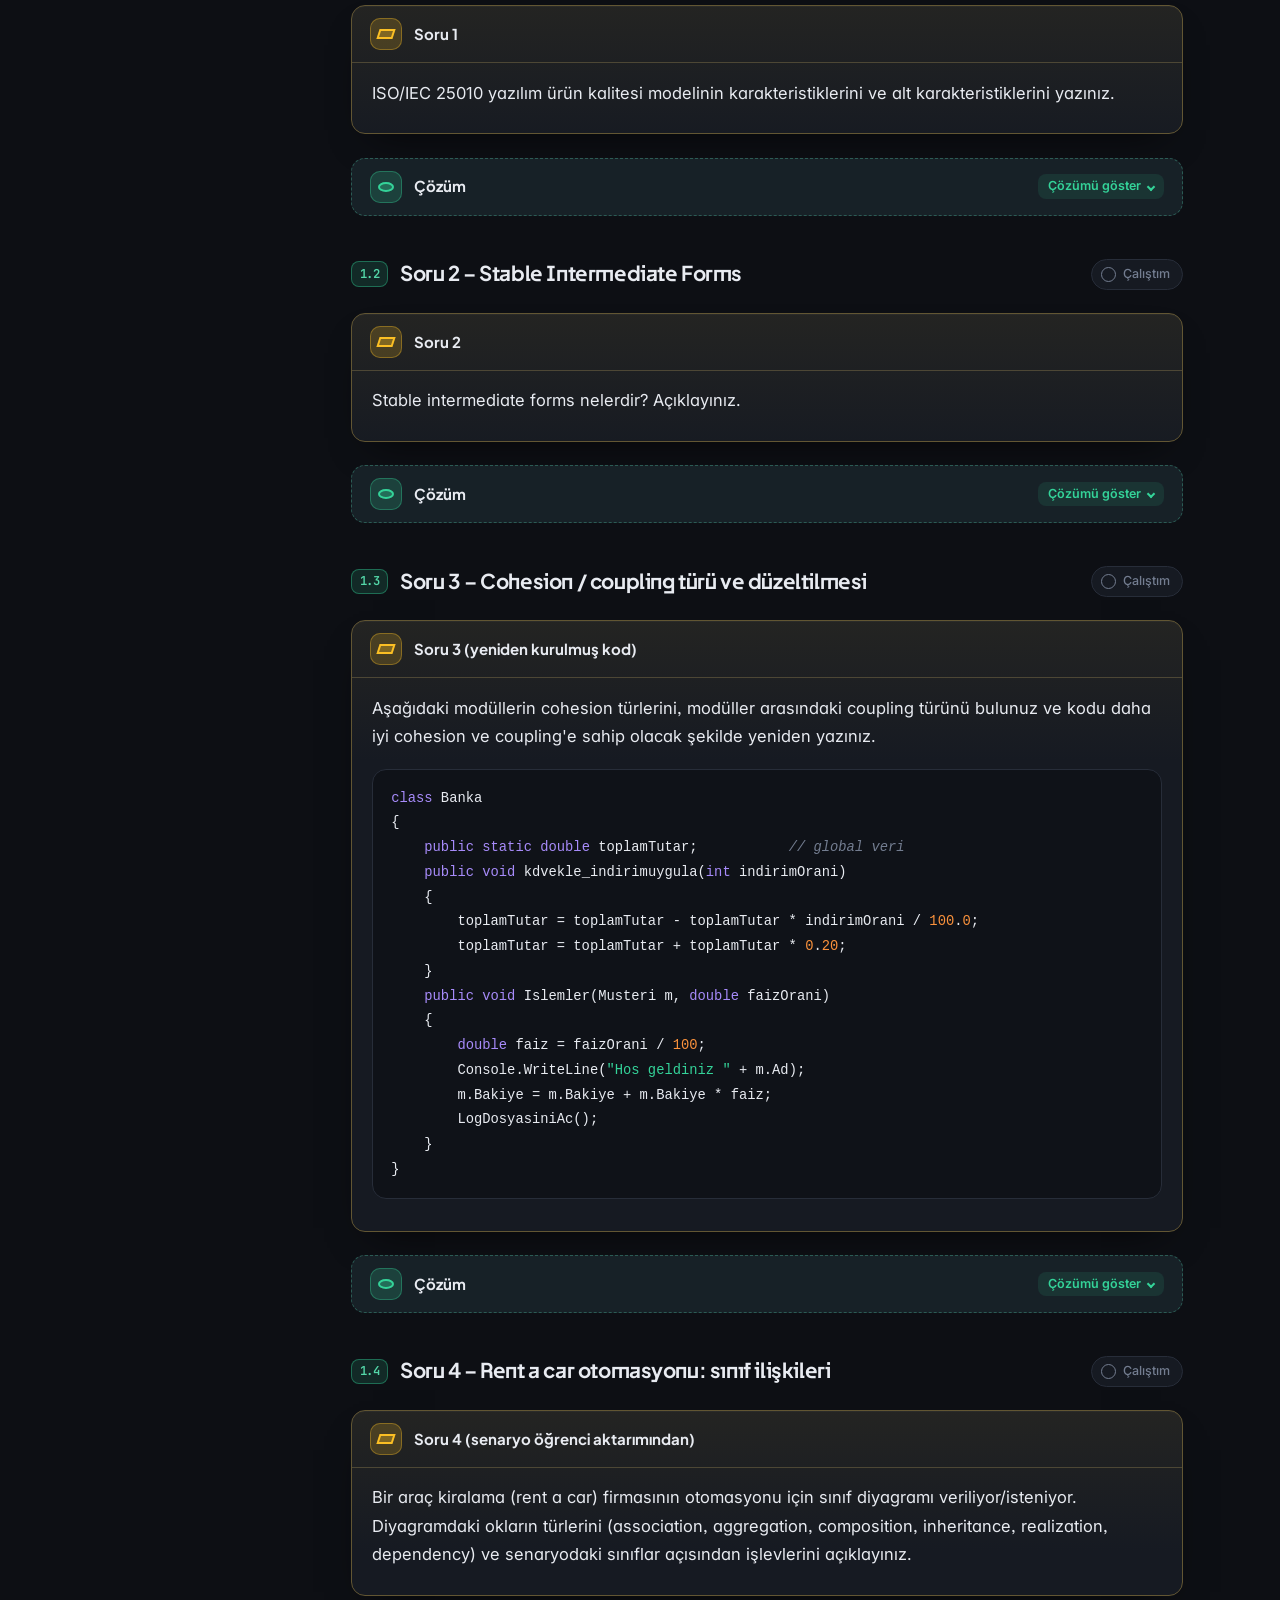
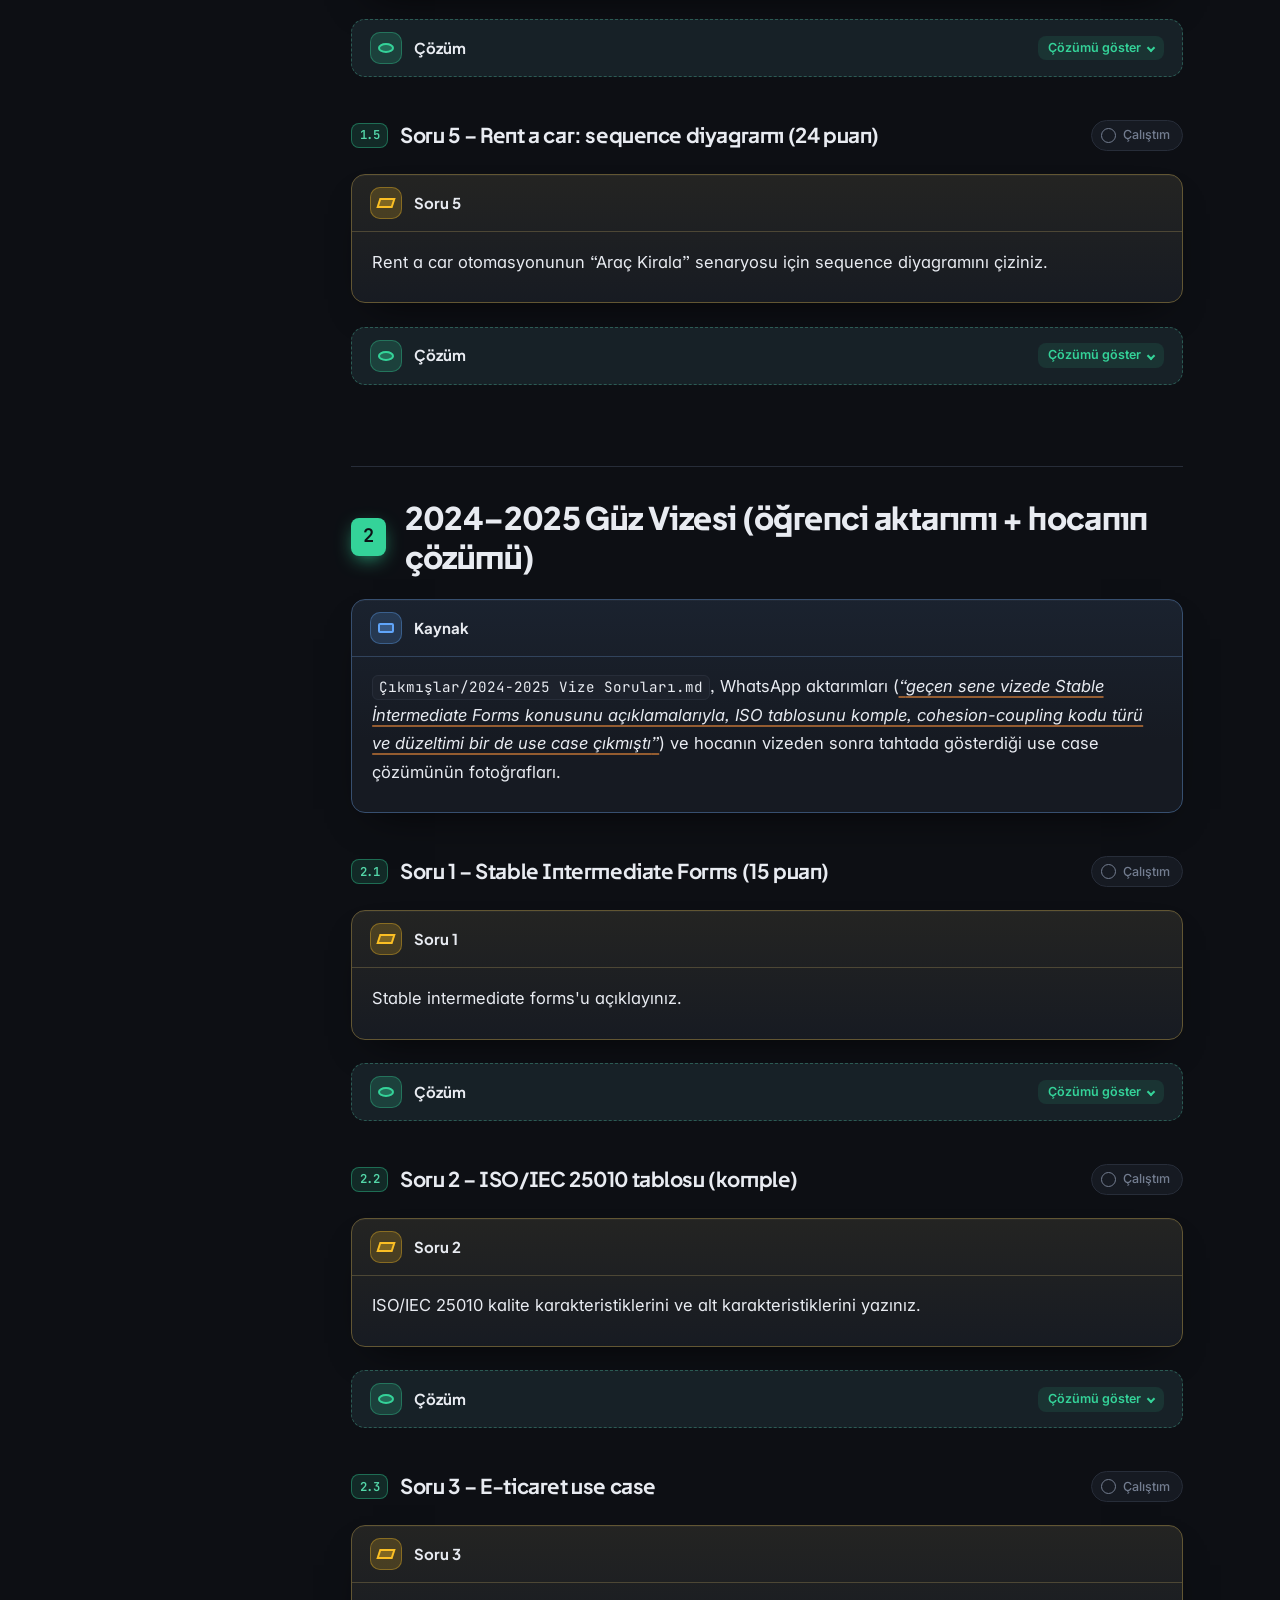
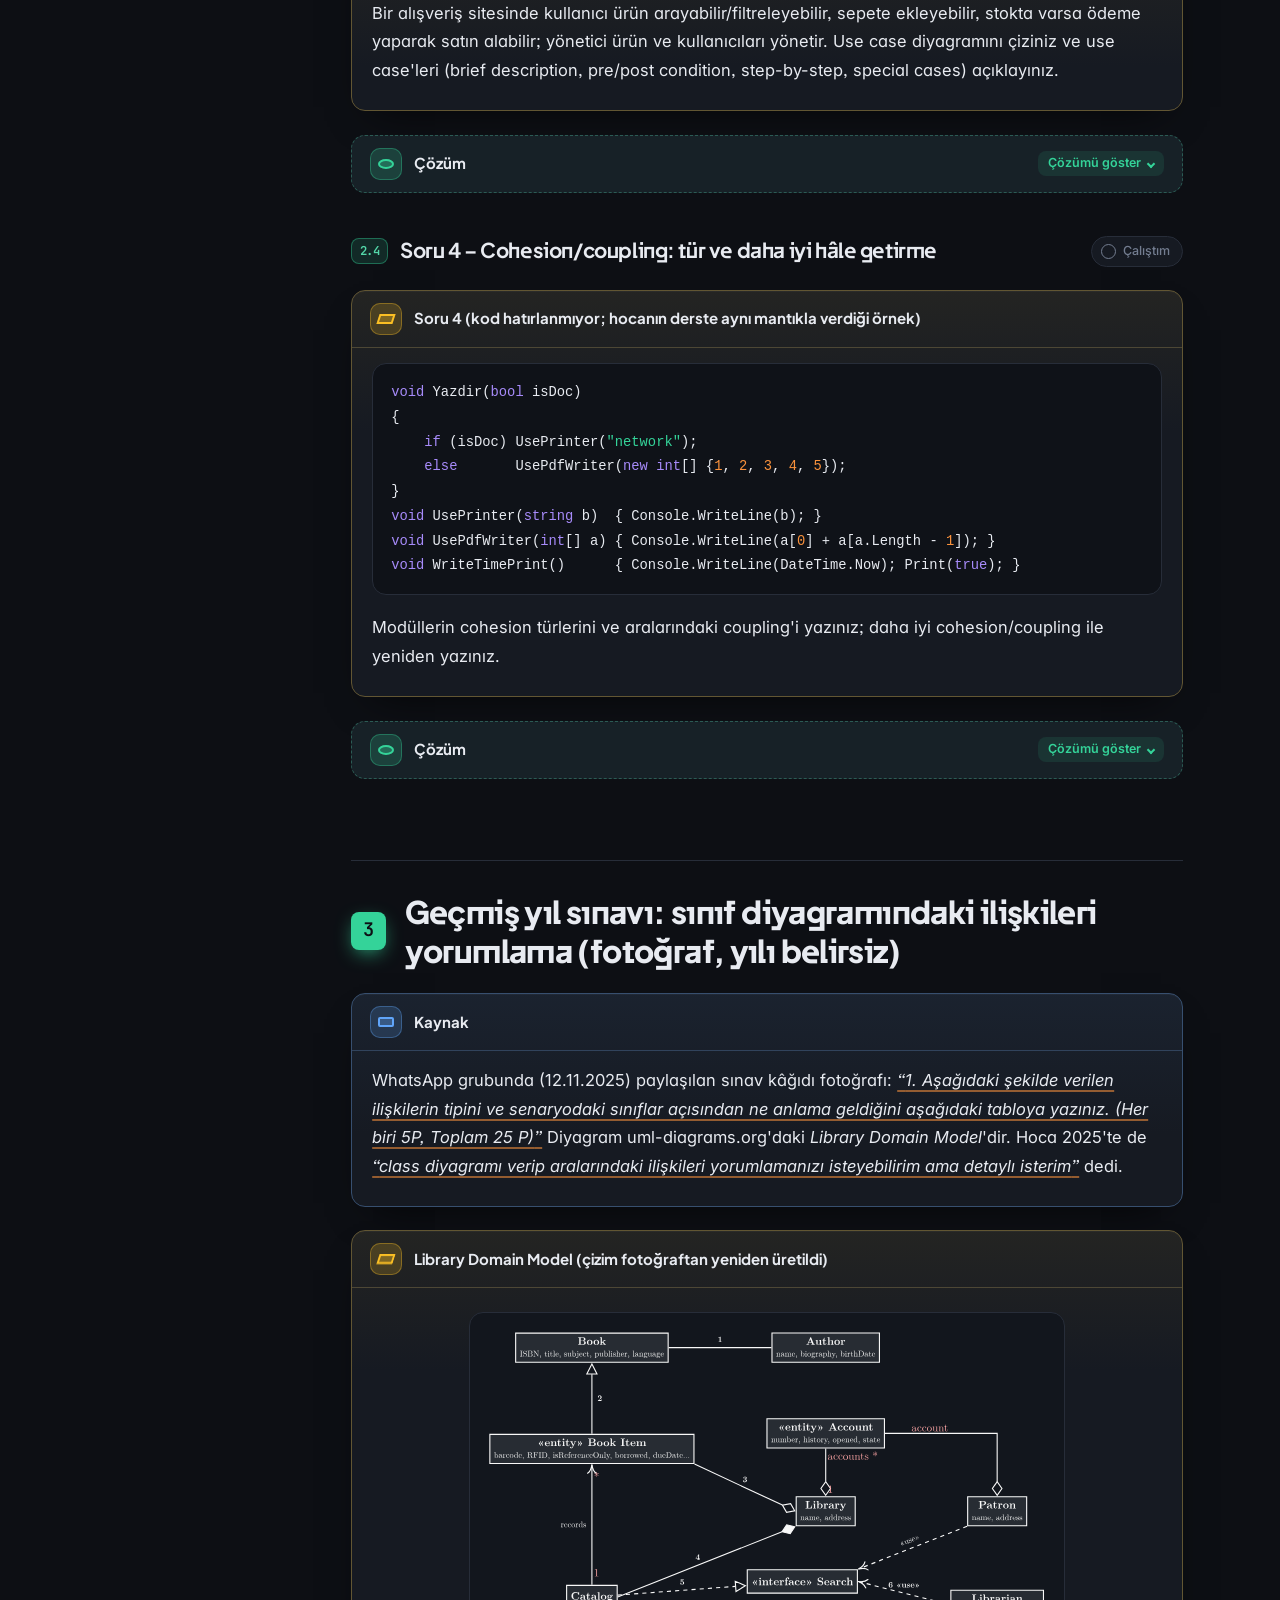
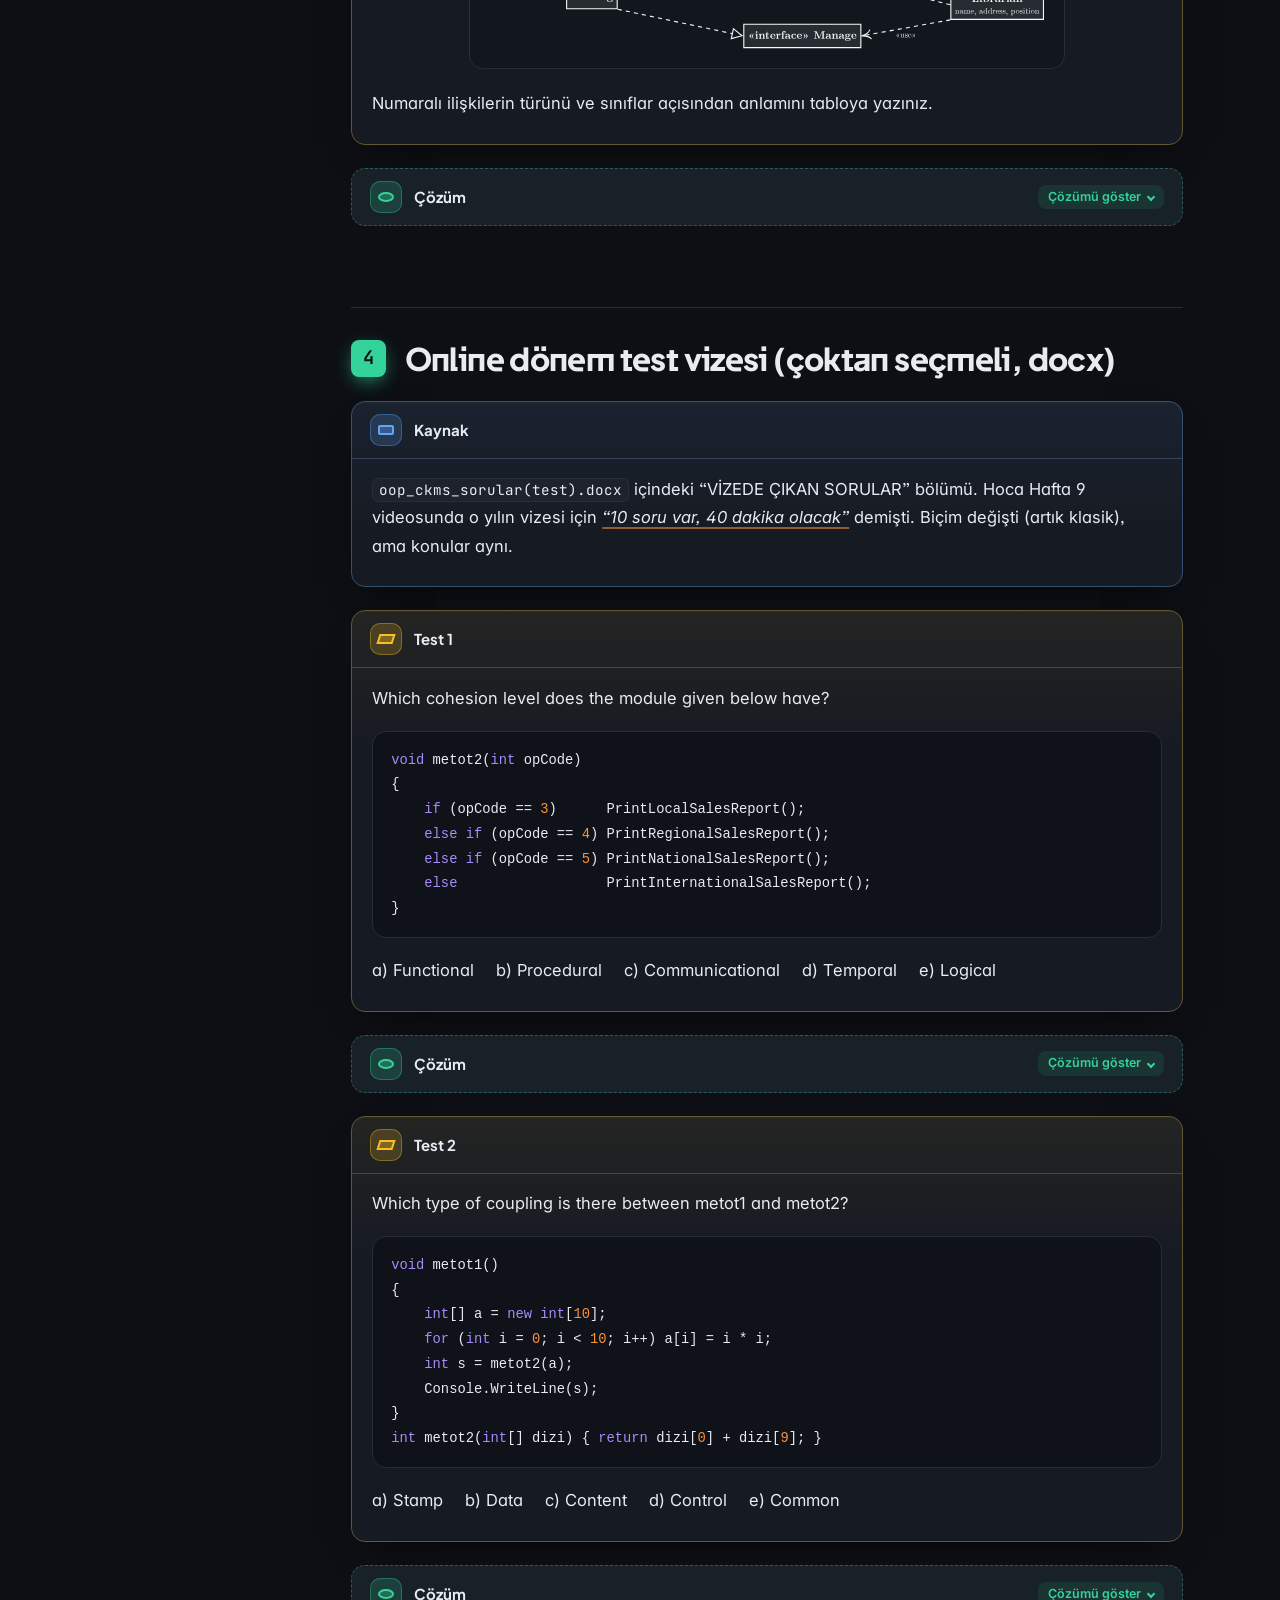
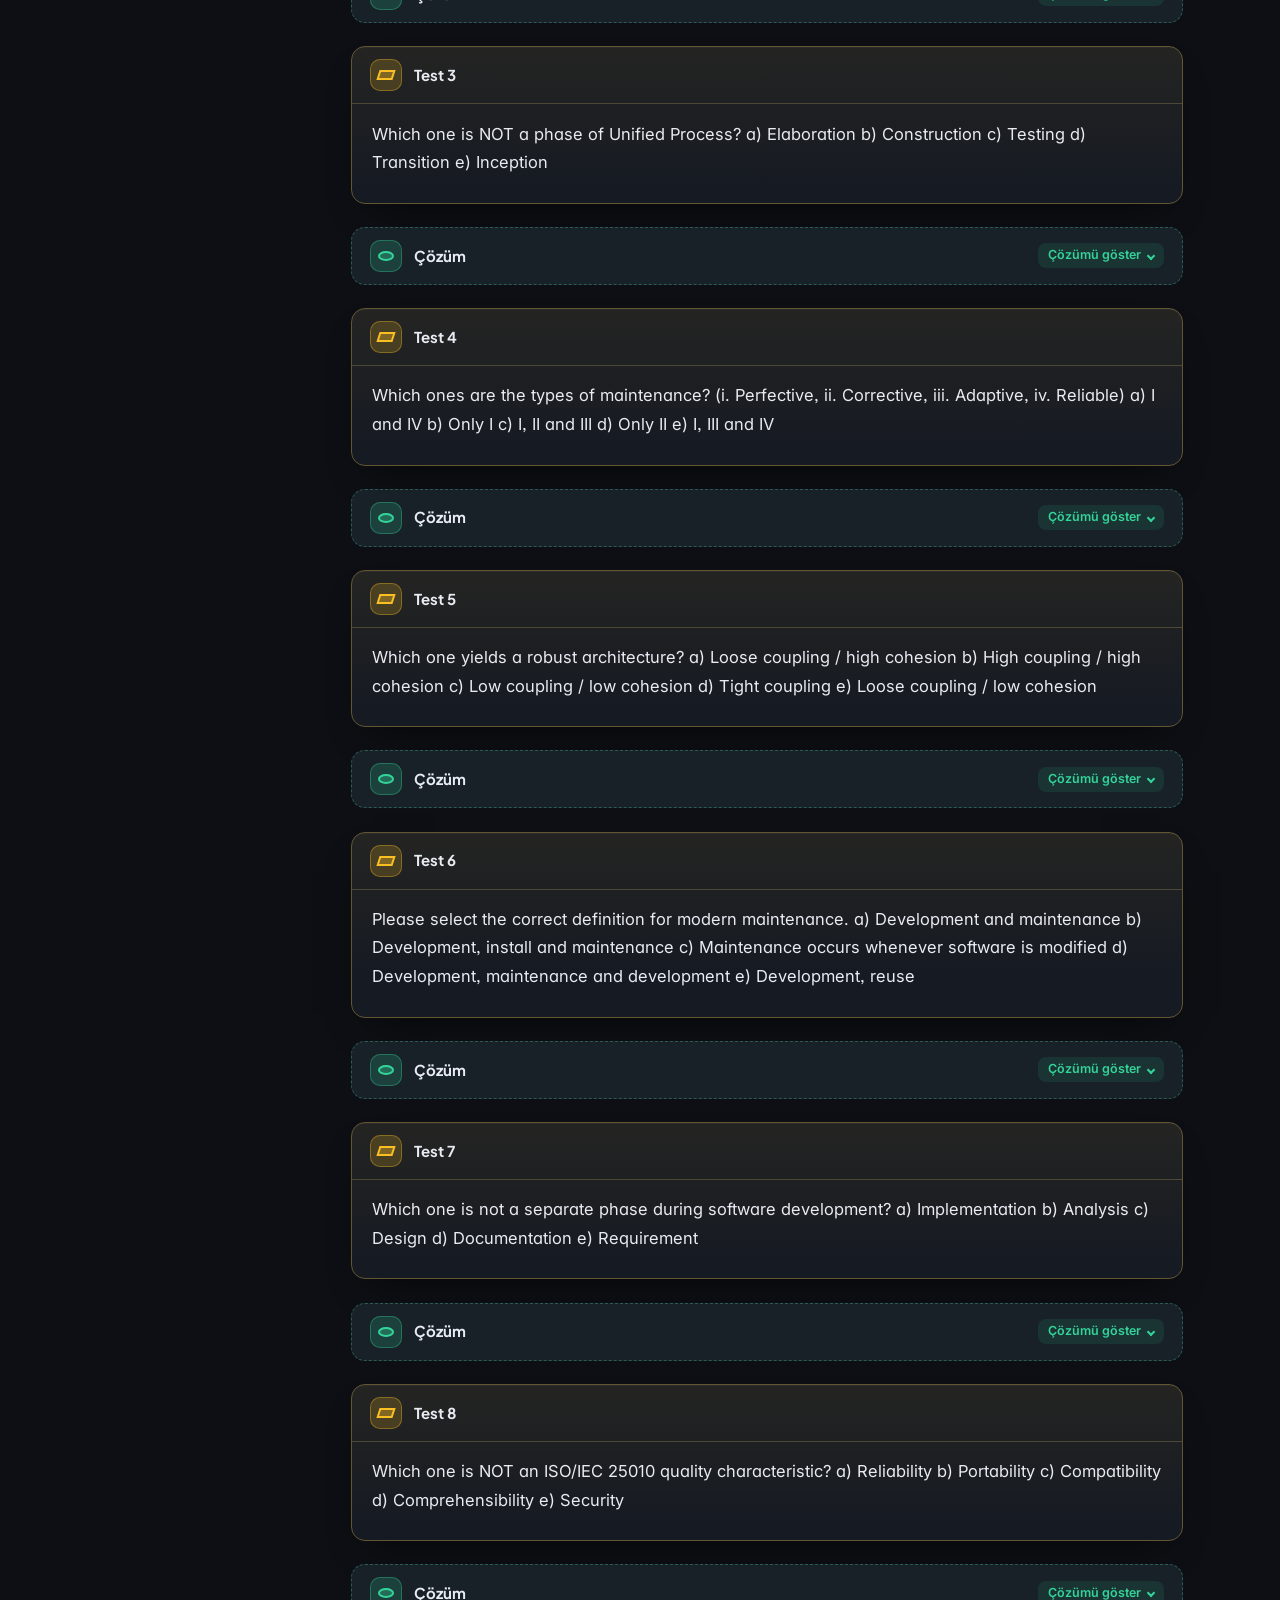
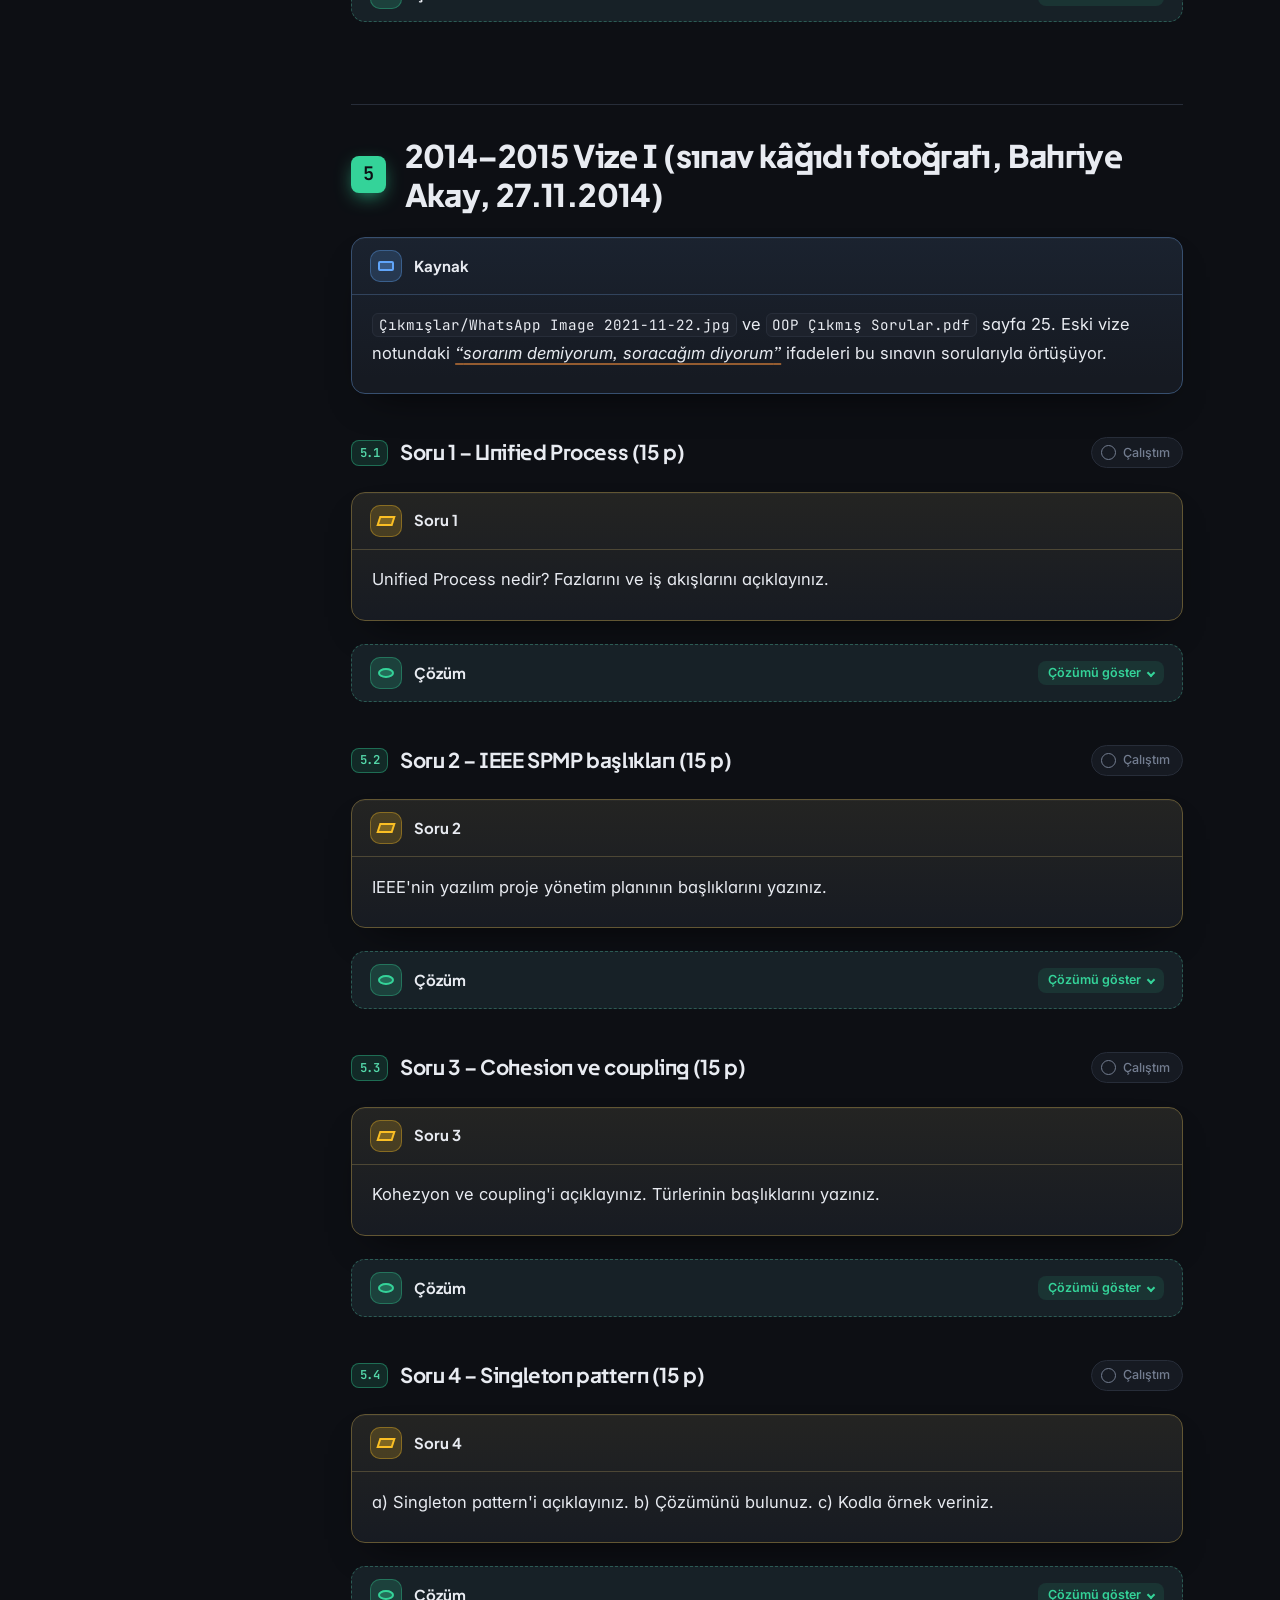
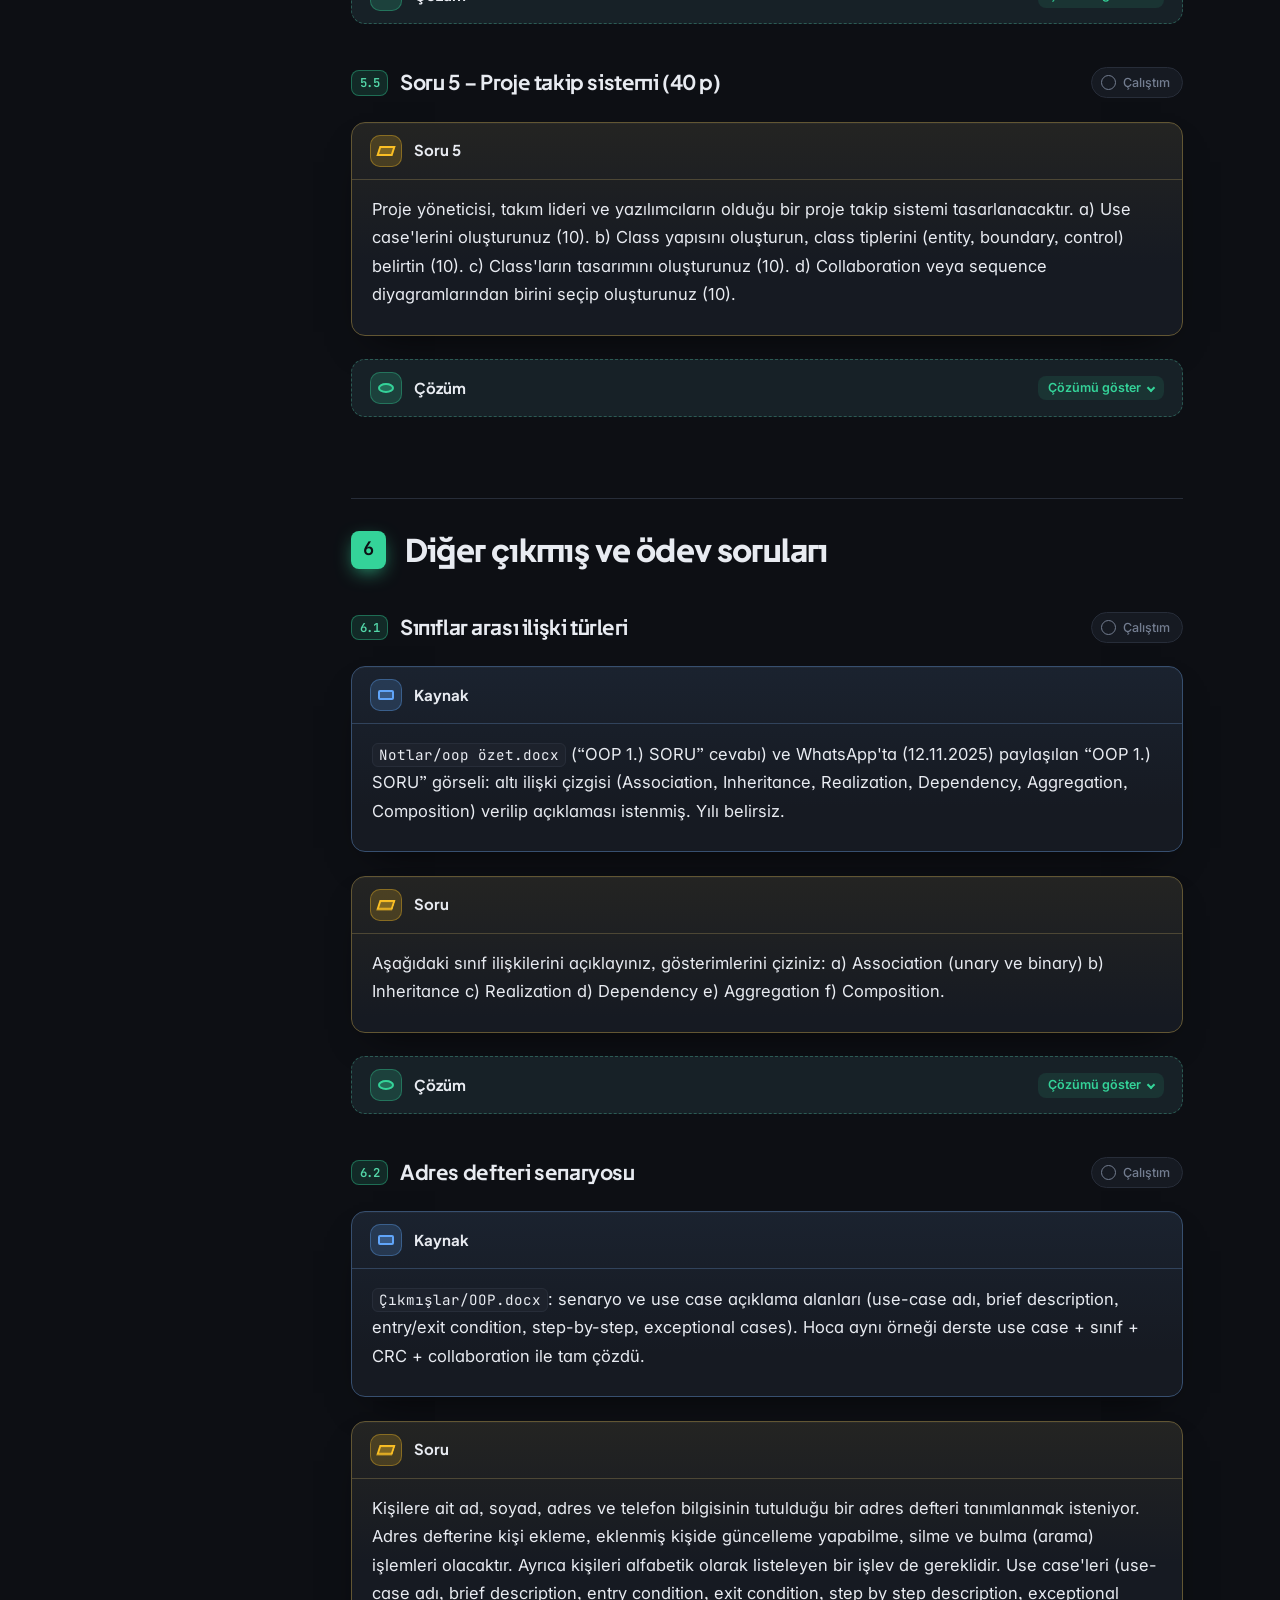
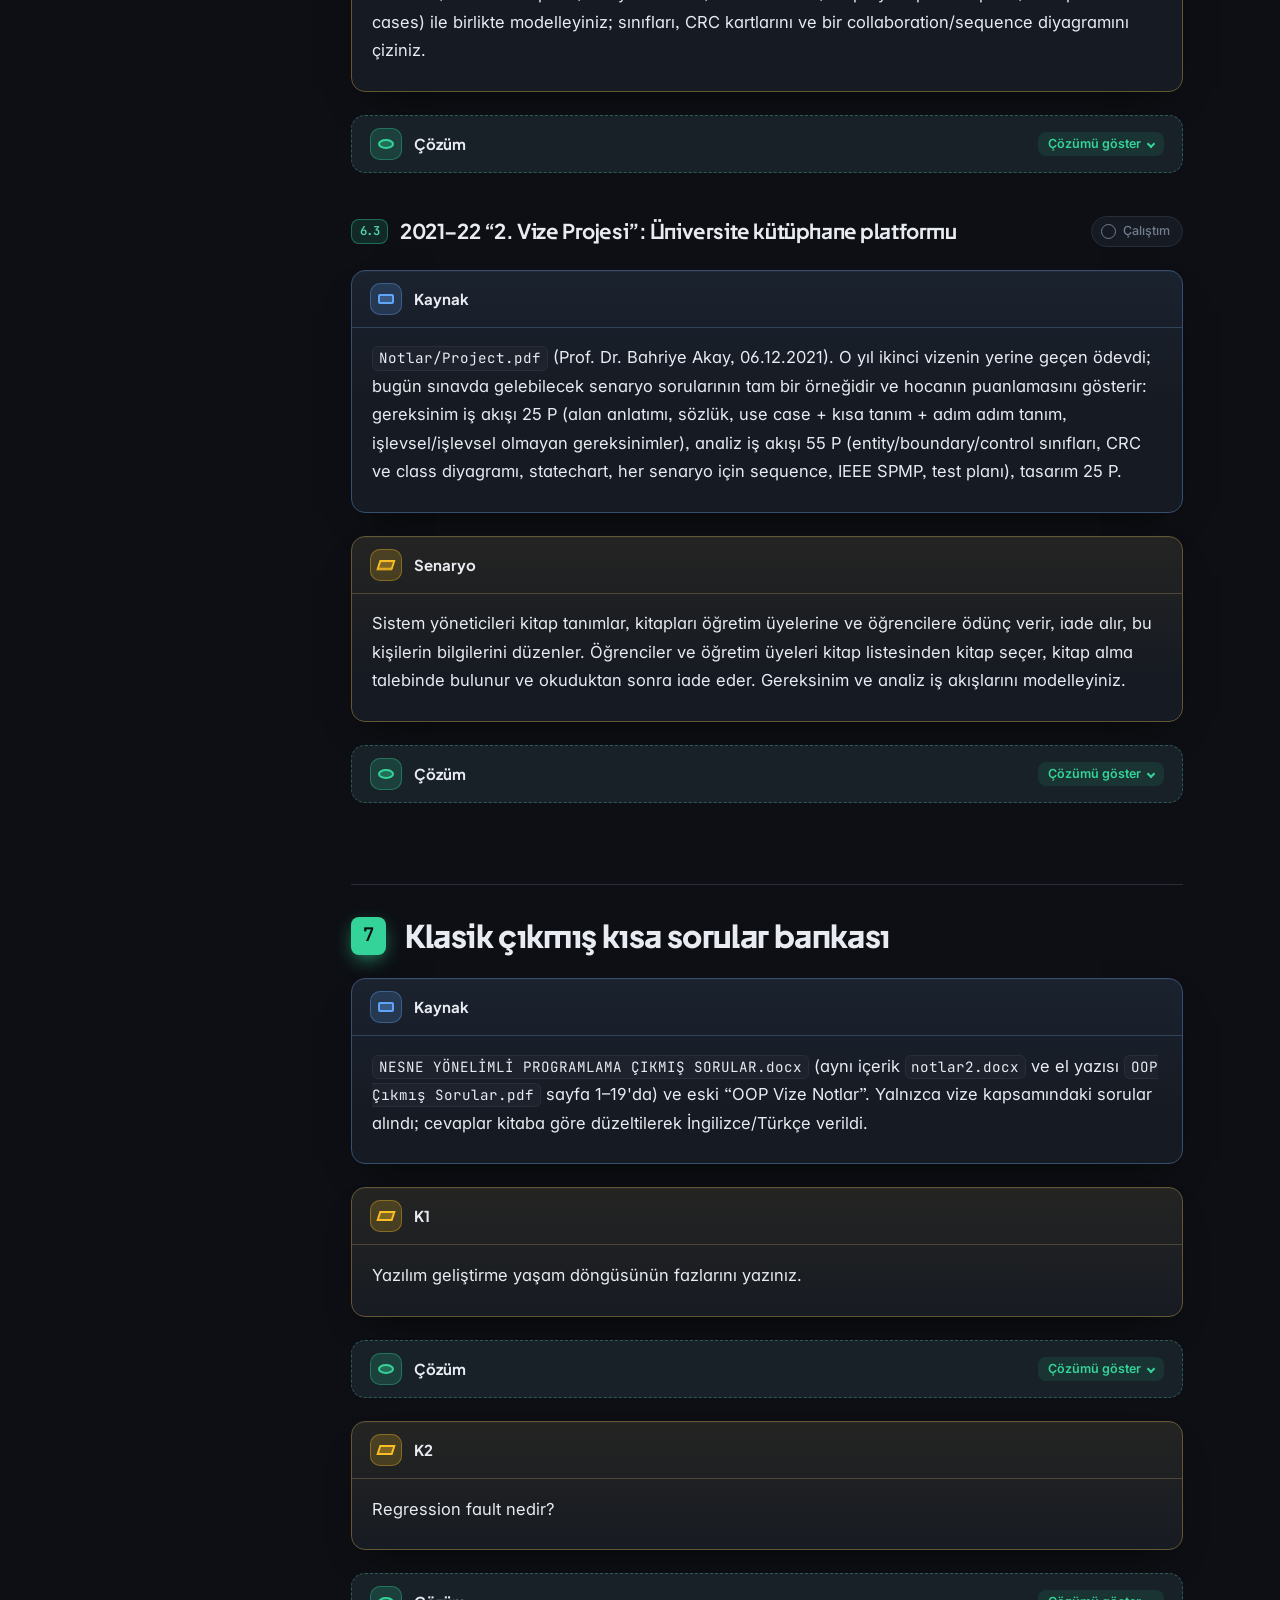
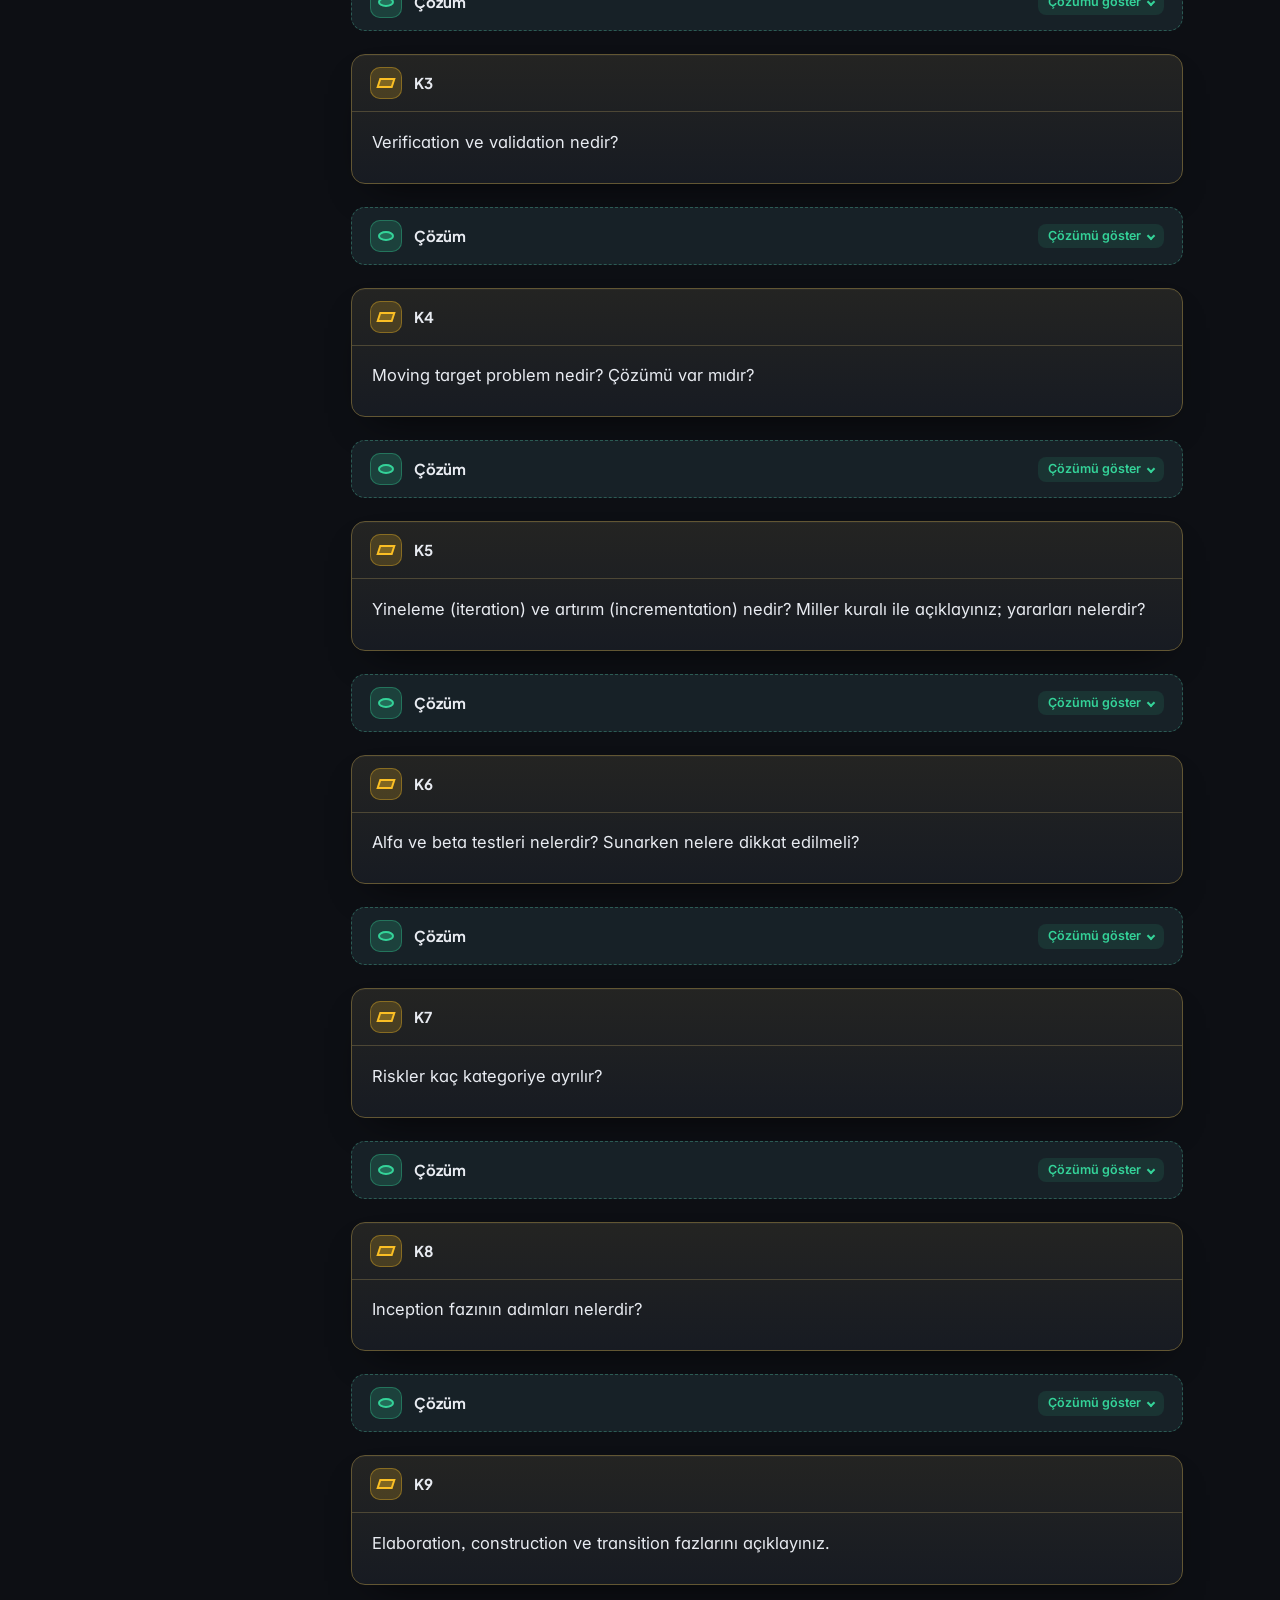
<file: html/cikmis-sorular.html>
<!doctype html>
<html lang="tr">
<head>
<meta charset="utf-8">
<meta name="viewport" content="width=device-width, initial-scale=1">
<title>Çıkmış Vize Soruları ve Ayrıntılı Çözümleri | OOP Vize</title>
<script>var t='dark',l='en';try{t=localStorage.getItem('oop:theme')||'dark';l=localStorage.getItem('oop:lang')||'en';}catch(e){}document.documentElement.dataset.theme=t;document.documentElement.dataset.lang=l;try{if(localStorage.getItem('oop:toc')==='hidden')document.documentElement.classList.add('toc-hidden');}catch(e){}</script>
<link rel="preconnect" href="https://fonts.googleapis.com"><link rel="preconnect" href="https://fonts.gstatic.com" crossorigin><link href="https://fonts.googleapis.com/css2?family=Inter:ital,opsz,wght@0,14..32,400;0,14..32,500;0,14..32,600;0,14..32,700;1,14..32,400&family=Plus+Jakarta+Sans:wght@600;700;800&family=JetBrains+Mono:wght@400;500;600&display=swap" rel="stylesheet">
<link rel="stylesheet" href="assets/katex/katex.min.css">
<link rel="stylesheet" href="assets/style.css?v=b61c9efa">

</head>
<body class="doc g-sinav" data-page="cikmis-sorular" data-group="sinav" data-unit="h3" data-title="Çıkmış sorular ve çözümler" style="--accent:#34D399">
<div class="readbar"><span></span></div>
<header class="topbar">
  <button class="tb-btn menu" id="menuBtn" type="button" aria-label="İçindekileri aç / kapat" title="İçindekileri aç / kapat"><span class="ic ic-menu"></span></button>
  <a class="brand" href="../index.html"><span class="brand-dot"></span>OOP Vize</a>
  <span class="crumb">Çıkmış sorular ve çözümler</span>
  <div class="tb-actions">
    <a class="tb-btn" href="kartlar.html" title="Bu konunun flashcard destesi"><span class="ic ic-cards"></span><span class="lbl">Kartlar</span></a>
    <button class="tb-btn sbtn" id="searchBtn" type="button"><span class="ic ic-search"></span><span class="lbl">Ara</span><kbd>Ctrl K</kbd></button>
    <button class="tb-btn lang-btn" id="langBtn" type="button" title="Dili değiştir: İngilizce (sınavda yazılacak) / Türkçe"><span data-l="en">EN</span><span data-l="tr">TR</span></button>
    <button class="tb-btn" id="quizBtn" type="button" title="Bütün çözümleri aç veya kapat"><span class="ic ic-eye"></span><span class="lbl">Çözümleri göster</span></button>
    <button class="tb-btn" id="themeBtn" type="button" aria-label="Tema değiştir"><span class="ic ic-theme"></span></button>
  </div>
</header>
<div class="layout">
  <aside class="toc" id="toc">
    <div class="toc-head">
      <div class="toc-top"><span>İçindekiler</span><button class="toc-hide" id="tocHide" type="button" title="İçindekileri gizle" aria-label="İçindekileri gizle"><svg viewBox="0 0 24 24" width="16" height="16" aria-hidden="true"><path d="M11 17l-5-5 5-5M18 17l-5-5 5-5" fill="none" stroke="currentColor" stroke-width="2" stroke-linecap="round" stroke-linejoin="round"/></svg></button></div>
      <span class="toc-prog"><b id="pgDone">0</b>/<b id="pgAll">17</b> başlık çalışıldı</span>
      <span class="meter"><i id="pgBar"></i></span>
    </div>
    <nav><ol class="toc-l"><li class="t2"><a href="#2025-2026-guz-vizesi-ogrenci-aktarimi-5-soru"><span class="tn">1</span><span>2025–2026 Güz Vizesi (öğrenci aktarımı, 5 soru)</span></a><ol class="toc-s"><li class="t3"><a href="#soru-1-iso-iec-25010-18-puan"><span class="tn">1.1</span><span>Soru 1 – ISO/IEC 25010 (18 puan)</span></a></li><li class="t3"><a href="#soru-2-stable-intermediate-forms"><span class="tn">1.2</span><span>Soru 2 – Stable Intermediate Forms</span></a></li><li class="t3"><a href="#soru-3-cohesion-coupling-turu-ve-duzeltilmesi"><span class="tn">1.3</span><span>Soru 3 – Cohesion / coupling türü ve düzeltilmesi</span></a></li><li class="t3"><a href="#soru-4-rent-a-car-otomasyonu-sinif-iliskileri"><span class="tn">1.4</span><span>Soru 4 – Rent a car otomasyonu: sınıf ilişkileri</span></a></li><li class="t3"><a href="#soru-5-rent-a-car-sequence-diyagrami-24-puan"><span class="tn">1.5</span><span>Soru 5 – Rent a car: sequence diyagramı (24 puan)</span></a></li></ol></li><li class="t2"><a href="#2024-2025-guz-vizesi-ogrenci-aktarimi-hocanin-cozumu"><span class="tn">2</span><span>2024–2025 Güz Vizesi (öğrenci aktarımı + hocanın çözümü)</span></a><ol class="toc-s"><li class="t3"><a href="#soru-1-stable-intermediate-forms-15-puan"><span class="tn">2.1</span><span>Soru 1 – Stable Intermediate Forms (15 puan)</span></a></li><li class="t3"><a href="#soru-2-iso-iec-25010-tablosu-komple"><span class="tn">2.2</span><span>Soru 2 – ISO/IEC 25010 tablosu (komple)</span></a></li><li class="t3"><a href="#soru-3-e-ticaret-use-case"><span class="tn">2.3</span><span>Soru 3 – E-ticaret use case</span></a></li><li class="t3"><a href="#soru-4-cohesion-coupling-tur-ve-daha-iyi-hale-getirme"><span class="tn">2.4</span><span>Soru 4 – Cohesion/coupling: tür ve daha iyi hâle getirme</span></a></li></ol></li><li class="t2"><a href="#gecmis-yil-sinavi-sinif-diyagramindaki-iliskileri-yorumlama-"><span class="tn">3</span><span>Geçmiş yıl sınavı: sınıf diyagramındaki ilişkileri yorumlama (fotoğraf, yılı belirsiz)</span></a></li><li class="t2"><a href="#online-donem-test-vizesi-coktan-secmeli-docx"><span class="tn">4</span><span>Online dönem test vizesi (çoktan seçmeli, docx)</span></a></li><li class="t2"><a href="#2014-2015-vize-i-sinav-kagidi-fotografi-bahriye-akay-27-11-2"><span class="tn">5</span><span>2014–2015 Vize I (sınav kâğıdı fotoğrafı, Bahriye Akay, 27.11.2014)</span></a><ol class="toc-s"><li class="t3"><a href="#soru-1-unified-process-15-p"><span class="tn">5.1</span><span>Soru 1 – Unified Process (15 p)</span></a></li><li class="t3"><a href="#soru-2-ieee-spmp-basliklari-15-p"><span class="tn">5.2</span><span>Soru 2 – IEEE SPMP başlıkları (15 p)</span></a></li><li class="t3"><a href="#soru-3-cohesion-ve-coupling-15-p"><span class="tn">5.3</span><span>Soru 3 – Cohesion ve coupling (15 p)</span></a></li><li class="t3"><a href="#soru-4-singleton-pattern-15-p"><span class="tn">5.4</span><span>Soru 4 – Singleton pattern (15 p)</span></a></li><li class="t3"><a href="#soru-5-proje-takip-sistemi-40-p"><span class="tn">5.5</span><span>Soru 5 – Proje takip sistemi (40 p)</span></a></li></ol></li><li class="t2"><a href="#diger-cikmis-ve-odev-sorulari"><span class="tn">6</span><span>Diğer çıkmış ve ödev soruları</span></a><ol class="toc-s"><li class="t3"><a href="#siniflar-arasi-iliski-turleri"><span class="tn">6.1</span><span>Sınıflar arası ilişki türleri</span></a></li><li class="t3"><a href="#adres-defteri-senaryosu"><span class="tn">6.2</span><span>Adres defteri senaryosu</span></a></li><li class="t3"><a href="#2021-22-2-vize-projesi-universite-kutuphane-platformu"><span class="tn">6.3</span><span>2021–22 “2. Vize Projesi”: Üniversite kütüphane platformu</span></a></li></ol></li><li class="t2"><a href="#klasik-cikmis-kisa-sorular-bankasi"><span class="tn">7</span><span>Klasik çıkmış kısa sorular bankası</span></a></li><li class="t2"><a href="#alistirmalar-koddan-cohesion-ve-coupling-bulma"><span class="tn">8</span><span>Alıştırmalar: koddan cohesion ve coupling bulma</span></a></li></ol></nav>
  </aside>
  <main class="content" id="content">
    <header class="doc-hero">
      <p class="kicker">Çıkmış sorular ve çözümler</p>
      <h1><span class="fs-l">Çıkmış Vize Soruları ve Ayrıntılı Çözümleri</span></h1>
      <p class="byline">Sorular: sınav fotoğrafları, docx/md dosyaları, WhatsApp aktarımları<br> Çözümler: slaytlar, ders kitabı ve hocanın derste anlattıkları</p>
      <ul class="chips"><li>8 bölüm</li><li>13 diyagram</li><li>57 soru</li><li>14 kod bloğu</li></ul>
    </header>
    <article class="prose">
<section class="box box-bilgi"><div class="box-h"><i class="shape s-islem"></i><span class="bt">Bu dosya hakkında</span></div><div class="box-b"><ul class="l"><li>Klasördeki bütün kaynaklarda bulunan <strong>vize</strong> sorularını içerir. Kaynak ve güvenilirlik her sınavın başında belirtilmiştir: <em>kâğıt fotoğrafı</em>, <em>docx/md</em>, <em>öğrenci aktarımı</em>. Final soruları (design pattern, SOLID kodlama) vize kapsamında olmadığı için alınmadı; yalnızca vize konularıyla örtüşenler alıştırmalarda kullanıldı.</li><li>Vize kapsamı: <strong>Chapter 1, 2, 3, 7, 11, 13</strong> ve UML sunumu (WhatsApp: <q class="alinti">1 2 3 7 11 13. üniteleri işledi hepsinden sorumluyuz</q>). Hafta 8 videosu klasörde yok; Hafta 9'un son iki parçası (UML) hocanın <q class="alinti">sınavımız bugünkü konulara kadar</q> dediği kısımdır ve dahildir. Hafta 10'dan sonrası (C# uygulamaları) final konusudur.</li><li>Sınav biçimi: <strong>4–5 klasik soru</strong>, ezbere ve çizime dayalı (ISO tablosu, stable intermediate forms, cohesion/coupling kodu, use case / class / sequence diyagramı). Cevaplar İngilizce terimlerle yazılmalı.</li><li><strong>Dil:</strong> <span class="lang-en">Cevaplar sınavda yazılacağı gibi <strong>İngilizce</strong> verildi. Türkçeleri için sitede sağ üstteki <strong>EN | TR</strong> düğmesini kullan ya da <code class="tt">02_Cikmis_Sorular_TR.pdf</code> dosyasını aç.</span><span class="lang-tr" lang="tr">Bu sürümde İngilizce cevapların <strong>Türkçe</strong> karşılıkları verildi. Türkçe yalnızca anlamak için; sınavda cevapları ve terimleri <strong>İngilizce</strong> yazın. İngilizce sürüm: <code class="tt">02_Cikmis_Sorular.pdf</code> (sitede <strong>EN | TR</strong> düğmesi).</span></li><li>Konu dağılımı ve tahmin: <code class="tt">03_Soru_Analizi.pdf</code>.</li></ul></div></section>
<h2 id="2025-2026-guz-vizesi-ogrenci-aktarimi-5-soru" class="h"><span class="num">1</span><span class="ht">2025–2026 Güz Vizesi (öğrenci aktarımı, 5 soru)</span></h2>
<section class="box box-bilgi"><div class="box-h"><i class="shape s-islem"></i><span class="bt">Kaynak</span></div><div class="box-b"><p>Soru metni yok; WhatsApp grubundaki aktarımlardan derlendi: <q class="alinti">1. Stable intermediate forms 2. ISO maddeleri 3. cohesion coupling çeşitleri ve düzeltilmesi 4. rent a car otomasyonu okların çeşitleri (aggregation, composition, inheritance vs) ve işlevleri 5. Otomasyonun sequence diyagramı.</q> Puanlar: <q class="alinti">İlk soru 18 puan, ana başlıklar 1'er puan, her alt başlık 0.5 puan</q> (ISO sorusu), <q class="alinti">son soru sequence diyagramı 24 puanmış</q>. Cohesion sorusundaki kod: <code class="tt">public void kdvekle_indirimuygula(int indirimOrani)</code>: indirim oranına göre toplam tutardan indirim düşüyor, sonra KDV ekliyor; öğrencilerin hatırladığı ikinci kodda <code class="tt">faiz = faizOrani / 100</code> vardı ve “tüm işlemler aynı class'ta” yapılıyordu. Aşağıdaki kodlar bu aktarımlara göre <strong>yeniden kurulmuştur</strong>.</p></div></section>
<h3 id="soru-1-iso-iec-25010-18-puan" class="h"><span class="num">1.1</span><span class="ht">Soru 1 – ISO/IEC 25010 (18 puan)</span></h3>
<section class="box box-soru" id="soru-1"><div class="box-h"><i class="shape s-giris"></i><span class="bt">Soru 1</span></div><div class="box-b"><p>ISO/IEC 25010 yazılım ürün kalitesi modelinin karakteristiklerini ve alt karakteristiklerini yazınız.</p></div></section>
<details class="box box-cozum"><summary class="box-h"><i class="shape s-basla"></i><span class="bt">Çözüm</span><span class="tog" aria-hidden="true"></span></summary><div class="box-b"><p>Ana başlık 1 puan, alt başlık 0,5 puan: 9 ana başlığın her birinden en az <strong>iki</strong> alt başlık yazılırsa tam puan. Güvenli olmak için hepsini yazın.</p>
<div class="center"><div class="tbl-wrap"><table class="tbl"><thead><tr><th><span class="lang-en">Characteristic</span><span class="lang-tr" lang="tr">Karakteristik</span></th><th><span class="lang-en">Sub-characteristics</span><span class="lang-tr" lang="tr">Alt karakteristikler</span></th></tr></thead><tbody><tr><td><span class="lang-en">Functional Suitability</span><span class="lang-tr" lang="tr">Functional Suitability<br>(İşlevsel uygunluk)</span></td><td><span class="lang-en">functional completeness, functional correctness, functional appropriateness</span><span class="lang-tr" lang="tr">functional completeness, functional correctness, functional appropriateness<br><em>(işlevsel tamlık, işlevsel doğruluk, işlevsel yerindelik)</em></span></td></tr><tr><td><span class="lang-en">Performance Efficiency</span><span class="lang-tr" lang="tr">Performance Efficiency<br>(Performans verimliliği)</span></td><td><span class="lang-en">time behaviour, resource utilization, capacity</span><span class="lang-tr" lang="tr">time behaviour, resource utilization, capacity<br><em>(zaman davranışı, kaynak kullanımı, kapasite)</em></span></td></tr><tr><td><span class="lang-en">Compatibility</span><span class="lang-tr" lang="tr">Compatibility<br>(Uyumluluk)</span></td><td><span class="lang-en">co-existence, interoperability</span><span class="lang-tr" lang="tr">co-existence, interoperability<br><em>(birlikte var olabilme, birlikte çalışabilirlik)</em></span></td></tr><tr><td><span class="lang-en">Interaction Capability</span><span class="lang-tr" lang="tr">Interaction Capability<br>(Etkileşim yeteneği)</span></td><td><span class="lang-en">appropriateness recognizability, learnability, operability, user error protection, user engagement, inclusivity, user assistance, self-descriptiveness</span><span class="lang-tr" lang="tr">appropriateness recognizability, learnability, operability, user error protection, user engagement, inclusivity, user assistance, self-descriptiveness<br><em>(uygunluğun tanınabilirliği, öğrenilebilirlik, çalıştırılabilirlik, kullanıcı hatasından koruma, kullanıcı katılımı, kapsayıcılık, kullanıcıya yardım, kendini açıklayabilirlik)</em></span></td></tr><tr><td><span class="lang-en">Reliability</span><span class="lang-tr" lang="tr">Reliability<br>(Güvenilirlik)</span></td><td><span class="lang-en">faultlessness, availability, fault tolerance, recoverability</span><span class="lang-tr" lang="tr">faultlessness, availability, fault tolerance, recoverability<br><em>(hatasızlık, erişilebilirlik (hazır bulunma), hata toleransı, kurtarılabilirlik)</em></span></td></tr><tr><td><span class="lang-en">Security</span><span class="lang-tr" lang="tr">Security<br>(Güvenlik)</span></td><td><span class="lang-en">confidentiality, integrity, non-repudiation, accountability, authenticity, resistance</span><span class="lang-tr" lang="tr">confidentiality, integrity, non-repudiation, accountability, authenticity, resistance<br><em>(gizlilik, bütünlük, inkâr edilemezlik, hesap verebilirlik, kimlik doğruluğu, saldırıya direnç)</em></span></td></tr><tr><td><span class="lang-en">Maintainability</span><span class="lang-tr" lang="tr">Maintainability<br>(Bakım yapılabilirlik)</span></td><td><span class="lang-en">modularity, reusability, analysability, modifiability, testability</span><span class="lang-tr" lang="tr">modularity, reusability, analysability, modifiability, testability<br><em>(modülerlik, yeniden kullanılabilirlik, analiz edilebilirlik, değiştirilebilirlik, test edilebilirlik)</em></span></td></tr><tr><td><span class="lang-en">Flexibility</span><span class="lang-tr" lang="tr">Flexibility<br>(Esneklik)</span></td><td><span class="lang-en">adaptability, scalability, installability, replaceability</span><span class="lang-tr" lang="tr">adaptability, scalability, installability, replaceability<br><em>(uyarlanabilirlik, ölçeklenebilirlik, kurulabilirlik, yer değiştirebilirlik)</em></span></td></tr><tr><td><span class="lang-en">Safety</span><span class="lang-tr" lang="tr">Safety<br>(Emniyet)</span></td><td><span class="lang-en">operational constraint, risk identification, fail safe, hazard warning, safe integration</span><span class="lang-tr" lang="tr">operational constraint, risk identification, fail safe, hazard warning, safe integration<br><em>(operasyonel kısıt, risk tanımlama, arızada güvenli duruma geçme, tehlike uyarısı, güvenli bütünleşme)</em></span></td></tr></tbody></table></div></div>
<p><span class="lang-en"></span><span class="lang-tr" lang="tr">Türkçe karşılıklar yalnızca anlamak içindir; sınavda maddeleri <strong>İngilizce</strong> yazın.</span>Açıklama istenmedi (hoca: “açıklamadan ziyade maddeler”). 2011 sürümünü bilen biri <em>Usability</em> ve <em>Portability</em> yazarsa yine puan alabilir, ama hoca 2023 tablosunu kullanıyor.</p></div></details>
<h3 id="soru-2-stable-intermediate-forms" class="h"><span class="num">1.2</span><span class="ht">Soru 2 – Stable Intermediate Forms</span></h3>
<section class="box box-soru" id="soru-2"><div class="box-h"><i class="shape s-giris"></i><span class="bt">Soru 2</span></div><div class="box-b"><p>Stable intermediate forms nelerdir? Açıklayınız.</p></div></section>
<details class="box box-cozum"><summary class="box-h"><i class="shape s-basla"></i><span class="bt">Çözüm</span><span class="tog" aria-hidden="true"></span></summary><div class="box-b"><div class="lang-en"><p><em>Complex systems evolve much faster and more safely if they pass through stable intermediate forms. At every step we have a stable, working form; if a change fails we return to the last stable form instead of starting again. This minimizes the effects of the moving target problem and of inevitable mistakes. Three ways:</em></p>
<ol class="l"><li><strong>Three points of contact:</strong> <em>Like a climber who keeps three limbs fixed and moves only one, we change only one thing at a time and keep everything else stable. When the change is tested and stable, we change the next thing. If the change has a negative effect, it is easy to go back, and we know which change caused the problem.</em></li><li><strong>Copy before release:</strong> <em>Before a new version is released (before the change goes live), a copy/backup of the current stable version is taken, so that we can roll back if the new version fails (baselines, version control).</em></li><li><strong>Iterative and incremental software development:</strong> <em>The product is built in increments (mini projects) and the workflows are iterated in each increment. At the end of each increment there is a working but incomplete product, i.e. a stable intermediate form. We start with the most important core (stepwise refinement, Miller's law) and grow it like a snowball (snowball effect); risks are reduced and the product evolves with new information.</em></li></ol></div>
<div class="lang-tr" lang="tr"><p><em>Karmaşık sistemler, kararlı ara formlardan (stable intermediate forms) geçerek gelişirlerse çok daha hızlı ve güvenli gelişir. Her adımda kararlı, çalışan bir form vardır; bir değişiklik başarısız olursa her şeye baştan başlamak yerine son kararlı forma geri dönülür. Bu, moving target probleminin ve kaçınılmaz hataların etkisini azaltır. Üç yolu vardır:</em></p>
<ol class="l"><li><strong>Three points of contact (üç temas noktası):</strong> <em>Üç uzvunu sabit tutup yalnızca birini hareket ettiren bir tırmanıcı gibi, aynı anda yalnızca tek bir şeyi değiştirir, diğer her şeyi sabit tutarız. Değişiklik test edilip kararlı hâle gelince sıradakini değiştiririz. Değişiklik olumsuz sonuç verirse geri dönmek kolaydır ve sorunun hangi değişiklikten çıktığını biliriz.</em></li><li><strong>Copy before release (yayından önce kopyala):</strong> <em>Yeni bir sürüm yayımlanmadan (değişiklik canlıya alınmadan) önce mevcut kararlı sürümün kopyası/yedeği alınır; yeni sürüm başarısız olursa kararlı kopyaya geri dönülür (baseline, sürüm kontrolü).</em></li><li><strong>Iterative and incremental software development (yinelemeli ve artırımlı geliştirme):</strong> <em>Ürün artırımlar (mini projeler) hâlinde geliştirilir ve her artırımda iş akışları yinelenir. Her artırımın sonunda çalışan ama eksik bir ürün, yani kararlı bir ara form vardır. En önemli çekirdekten başlanır (stepwise refinement, Miller yasası) ve ürün kartopu gibi büyütülür (snowball effect); riskler azalır, ürün yeni bilgilerle evrilir.</em></li></ol></div></div></details>
<h3 id="soru-3-cohesion-coupling-turu-ve-duzeltilmesi" class="h"><span class="num">1.3</span><span class="ht">Soru 3 – Cohesion / coupling türü ve düzeltilmesi</span></h3>
<section class="box box-soru" id="soru-3"><div class="box-h"><i class="shape s-giris"></i><span class="bt">Soru 3 (yeniden kurulmuş kod)</span></div><div class="box-b"><p>Aşağıdaki modüllerin cohesion türlerini, modüller arasındaki coupling türünü bulunuz ve kodu daha iyi cohesion ve coupling'e sahip olacak şekilde yeniden yazınız.</p>
<div class="code"><pre><code><span class="k-k">class</span> Banka
{
    <span class="k-k">public</span> <span class="k-k">static</span> <span class="k-k">double</span> toplamTutar;           <span class="k-c">// global veri</span>
    <span class="k-k">public</span> <span class="k-k">void</span> kdvekle_indirimuygula(<span class="k-k">int</span> indirimOrani)
    {
        toplamTutar = toplamTutar - toplamTutar * indirimOrani / <span class="k-n">100</span>.<span class="k-n">0</span>;
        toplamTutar = toplamTutar + toplamTutar * <span class="k-n">0</span>.<span class="k-n">20</span>;
    }
    <span class="k-k">public</span> <span class="k-k">void</span> Islemler(Musteri m, <span class="k-k">double</span> faizOrani)
    {
        <span class="k-k">double</span> faiz = faizOrani / <span class="k-n">100</span>;
        Console.WriteLine(<span class="k-s">"Hos geldiniz "</span> + m.Ad);
        m.Bakiye = m.Bakiye + m.Bakiye * faiz;
        LogDosyasiniAc();
    }
}</code></pre></div></div></section>
<details class="box box-cozum"><summary class="box-h"><i class="shape s-basla"></i><span class="bt">Çözüm</span><span class="tog" aria-hidden="true"></span></summary><div class="box-b"><p><strong>a) <code class="tt">kdvekle_indirimuygula</code>: communicational cohesion.</strong> <span class="lang-en"><em>The method performs two actions (applying the discount and adding VAT). They are related by the procedure of the product (first discount, then VAT) and both operate on the same data (toplamTutar), so it has communicational cohesion.</em></span><span class="lang-tr" lang="tr"><em>Metot iki eylem yapıyor (indirim uygulama ve KDV ekleme). Bu eylemler ürünün prosedürüyle ilişkili (önce indirim, sonra KDV) ve ikisi de aynı veri (toplamTutar) üzerinde çalışıyor; bu yüzden communicational cohesion'a sahiptir.</em></span> Öğrenciler procedural, logical, temporal da yazdı; “aynı veri” ölçütü communicational'a götürür. Gerekçeyi yazmak puanı kurtarır.</p>
<p><strong>b) <code class="tt">Islemler</code>: coincidental cohesion.</strong> Faiz hesaplama, karşılama mesajı yazdırma ve log dosyası açma birbiriyle ilgisiz işlerdir; aynı metotta olmaları tesadüftür. (Hepsi oturum başlangıcında art arda yapılıyorsa <em>temporal</em> demek de savunulabilir; hoca benzer örnekte “coincidental ya da temporal” dedi.)</p>
<p><strong>c) Coupling:</strong></p>
<ul class="l"><li><code class="tt">toplamTutar</code> <code class="tt">public static</code>: bu alanı yazan her modül ile <code class="tt">kdvekle_indirimuygula</code> arasında <strong>common coupling</strong> vardır.</li><li><code class="tt">Islemler</code>'e bütün <code class="tt">Musteri</code> nesnesi gönderiliyor ama sadece <code class="tt">Ad</code> ve <code class="tt">Bakiye</code> kullanılıyor <span class="katex"><span class="katex-html" aria-hidden="true"><span class="base"><span class="strut" style="height:0.3669em;"></span><span class="mrel">⇒</span></span></span></span> çağıran ile <code class="tt">Islemler</code> arasında <strong>stamp coupling</strong>.</li></ul>
<p><strong>d) Düzeltilmiş kod:</strong> her metot tek iş yapar (functional), veri gizlenir ve işlemleriyle aynı sınıfta durur (informational), parametreler basit veri (data coupling).</p>
<div class="code"><pre><code><span class="k-k">class</span> Sepet                                   <span class="k-c">// informational cohesion</span>
{
    <span class="k-k">private</span> <span class="k-k">double</span> toplamTutar;               <span class="k-c">// information hiding, global yok</span>
    <span class="k-k">public</span> Sepet(<span class="k-k">double</span> tutar) { toplamTutar = tutar; }
    <span class="k-k">public</span> <span class="k-k">void</span> IndirimUygula(<span class="k-k">int</span> indirimOrani)          <span class="k-c">// functional</span>
    { toplamTutar -= toplamTutar * indirimOrani / <span class="k-n">100</span>.<span class="k-n">0</span>; }
    <span class="k-k">public</span> <span class="k-k">void</span> KdvEkle(<span class="k-k">double</span> kdvOrani)                 <span class="k-c">// functional</span>
    { toplamTutar += toplamTutar * kdvOrani; }
    <span class="k-k">public</span> <span class="k-k">double</span> Tutar() { <span class="k-k">return</span> toplamTutar; }
}

<span class="k-k">class</span> Hesap
{
    <span class="k-k">private</span> <span class="k-k">double</span> bakiye;
    <span class="k-k">public</span> <span class="k-k">void</span> FaizEkle(<span class="k-k">double</span> faizOrani)               <span class="k-c">// functional, data coupling</span>
    { bakiye += bakiye * faizOrani / <span class="k-n">100</span>; }
}

<span class="k-k">class</span> Ekran   { <span class="k-k">public</span> <span class="k-k">void</span> Karsila(<span class="k-k">string</span> ad) { Console.WriteLine(<span class="k-s">"Hos geldiniz "</span> + ad); } }
<span class="k-k">class</span> Logger  { <span class="k-k">public</span> <span class="k-k">void</span> DosyayiAc() { /* ... */ } }</code></pre></div>
<p><span class="lang-en"><em>After refactoring each method has functional cohesion, each class has informational cohesion, and all modules are data coupled (only simple data is passed, no global data).</em></span><span class="lang-tr" lang="tr"><em>Yeniden düzenlemeden sonra her metot functional cohesion'a, her sınıf informational cohesion'a sahiptir ve bütün modüller data coupled'dır (yalnızca basit veri gönderilir, global veri yoktur).</em></span></p></div></details>
<h3 id="soru-4-rent-a-car-otomasyonu-sinif-iliskileri" class="h"><span class="num">1.4</span><span class="ht">Soru 4 – Rent a car otomasyonu: sınıf ilişkileri</span></h3>
<section class="box box-soru" id="soru-4"><div class="box-h"><i class="shape s-giris"></i><span class="bt">Soru 4 (senaryo öğrenci aktarımından)</span></div><div class="box-b"><p>Bir araç kiralama (rent a car) firmasının otomasyonu için sınıf diyagramı veriliyor/isteniyor. Diyagramdaki okların türlerini (association, aggregation, composition, inheritance, realization, dependency) ve senaryodaki sınıflar açısından işlevlerini açıklayınız.</p></div></section>
<details class="box box-cozum"><summary class="box-h"><i class="shape s-basla"></i><span class="bt">Çözüm</span><span class="tog" aria-hidden="true"></span></summary><div class="box-b"><p>Sınav kâğıdındaki diyagram elimizde yok; aşağıdaki diyagram aynı senaryo için bütün ilişki türlerini içerecek şekilde kurulmuştur. Cevapta her ok için <strong>tür + iki sınıf açısından anlam + çokluk</strong> yazılmalıdır.</p>
<div class="center"><figure class="gfx gfx-fig"><button type="button" class="zoom" aria-label="Büyüt"><img src="assets/gfx/g_72c87c113b16.svg" width="548" height="335" loading="lazy" alt="Diyagram"></button></figure></div>
<div class="center"><div class="tbl-wrap"><table class="tbl"><thead><tr><th class="ac">#</th><th><span class="lang-en">Relation type</span><span class="lang-tr" lang="tr">İlişki türü</span></th><th><span class="lang-en">Explanation</span><span class="lang-tr" lang="tr">Açıklama</span></th></tr></thead><tbody><tr><td class="ac">1</td><td>Composition</td><td>Firma <span class="katex"><span class="katex-html" aria-hidden="true"><span class="base"><span class="strut" style="height:0.8034em;vertical-align:-0.1111em;"></span><span class="mord amsrm">⧫</span></span></span></span> Şube: bir firmanın bir veya daha fazla şubesi vardır; şubenin yaşam döngüsünü firma kontrol eder, firma kapanırsa şubeler de yok olur; bir şube tek bir firmaya aittir.</td></tr><tr><td class="ac">2</td><td>Aggregation</td><td>Şube <span class="katex"><span class="katex-html" aria-hidden="true"><span class="base"><span class="strut" style="height:0.8034em;vertical-align:-0.1111em;"></span><span class="mord amsrm">◊</span></span></span></span> Araç: şube bir araç topluluğu içerir (0..*); araç şubeden bağımsız yaşar, başka şubeye transfer edilebilir. Elmas <strong>Şube</strong> tarafında.</td></tr><tr><td class="ac">3</td><td>Inheritance</td><td>Otomobil ve Minibüs <em>is-a</em> Araç: plaka, marka, günlük ücret gibi ortak özellikleri Araç'tan miras alırlar. Araç italik <span class="katex"><span class="katex-html" aria-hidden="true"><span class="base"><span class="strut" style="height:0.3669em;"></span><span class="mrel">⇒</span></span></span></span> abstract. Bireysel/Kurumsal Müşteri de Müşteri'den kalıtılır.</td></tr><tr><td class="ac">4</td><td>Binary association</td><td>Müşteri – Kiralama: ikisi birbirinden haberdar; bir müşterinin sıfır veya daha fazla kiralaması olabilir, her kiralama tek müşteriye aittir.</td></tr><tr><td class="ac">5</td><td>Directed association</td><td>Kiralama <span class="katex"><span class="katex-html" aria-hidden="true"><span class="base"><span class="strut" style="height:0.3669em;"></span><span class="mrel">→</span></span></span></span> Araç: kiralama aracın metotlarını çağırır (<code class="tt">musaitMi()</code>, <code class="tt">durumGuncelle()</code>), araç kiralamadan haberdar değil; her kiralama tam bir araca aittir, bir araç zamanla birçok kiralamada yer alır.</td></tr><tr><td class="ac">6</td><td>Composition</td><td>Kiralama <span class="katex"><span class="katex-html" aria-hidden="true"><span class="base"><span class="strut" style="height:0.8034em;vertical-align:-0.1111em;"></span><span class="mord amsrm">⧫</span></span></span></span> Fatura: fatura kiralama tarafından oluşturulur ve kiralama olmadan var olamaz (1–1).</td></tr><tr><td class="ac">7</td><td>Dependency</td><td>KiralamaKontrol - - «use» <span class="katex"><span class="katex-html" aria-hidden="true"><span class="base"><span class="strut" style="height:0.5782em;vertical-align:-0.0391em;"></span><span class="mrel">&gt;</span></span></span></span> IOdeme: kontrol sınıfı ödemeyi geçici olarak kullanır (parametre); ödeme arayüzü değişirse kontrol etkilenir. Aynı şekilde KiralamaKontrol Kiralama'yı kullanır.</td></tr><tr><td class="ac">8</td><td>Realization</td><td>KrediKartiOdeme ve NakitOdeme IOdeme arayüzünü gerçekleştirir (<em>can-do</em>); yeni ödeme türü eklemek mevcut kodu değiştirmez (Open-Closed).</td></tr></tbody></table></div></div>
<p>Sınıf türleri: Musteri, Arac, Kiralama, Fatura, Sube <strong>entity</strong>; KiralamaKontrol <strong>control</strong>; kiralama ekranı ve fatura çıktısı <strong>boundary</strong> olur.</p></div></details>
<h3 id="soru-5-rent-a-car-sequence-diyagrami-24-puan" class="h"><span class="num">1.5</span><span class="ht">Soru 5 – Rent a car: sequence diyagramı (24 puan)</span></h3>
<section class="box box-soru" id="soru-5"><div class="box-h"><i class="shape s-giris"></i><span class="bt">Soru 5</span></div><div class="box-b"><p>Rent a car otomasyonunun “Araç Kirala” senaryosu için sequence diyagramını çiziniz.</p></div></section>
<details class="box box-cozum"><summary class="box-h"><i class="shape s-basla"></i><span class="bt">Çözüm</span><span class="tog" aria-hidden="true"></span></summary><div class="box-b"><p>Senaryo: Personel müşterinin bilgisini ve istediği tarih aralığını girer; sistem müsait araç arar; araç <strong>varsa</strong> ücret hesaplanır, kiralama oluşturulur, ödeme alınır, araç “kirada” olarak işaretlenir ve onay gösterilir; araç <strong>yoksa</strong> “müsait araç yok” mesajı gösterilir.</p>
<div class="center"><figure class="gfx gfx-flow"><button type="button" class="zoom" aria-label="Büyüt"><img src="assets/gfx/g_be998cae8788.svg" width="547" height="505" loading="lazy" alt="Akış diyagramı"></button></figure></div>
<p>Puan kazandıran noktalar: (1) aktör + boundary + control + entity nesneleri doğru sırada; (2) her mesaj <strong>okun ucundaki sınıfın metodu</strong> ve parametreli yazılmış; (3) dönüşler kesikli; (4) aktivasyon kutuları; (5) if/else için <code class="tt">alt</code> çerçevesi; (6) self call (<code class="tt">ucretHesapla</code>); (7) akış use case adımlarıyla tutarlı.</p></div></details>
<h2 id="2024-2025-guz-vizesi-ogrenci-aktarimi-hocanin-cozumu" class="h"><span class="num">2</span><span class="ht">2024–2025 Güz Vizesi (öğrenci aktarımı + hocanın çözümü)</span></h2>
<section class="box box-bilgi"><div class="box-h"><i class="shape s-islem"></i><span class="bt">Kaynak</span></div><div class="box-b"><p><code class="tt">Çıkmışlar/2024-2025 Vize Soruları.md</code>, WhatsApp aktarımları (<q class="alinti">geçen sene vizede Stable İntermediate Forms konusunu açıklamalarıyla, ISO tablosunu komple, cohesion-coupling kodu türü ve düzeltimi bir de use case çıkmıştı</q>) ve hocanın vizeden sonra tahtada gösterdiği use case çözümünün fotoğrafları.</p></div></section>
<h3 id="soru-1-stable-intermediate-forms-15-puan" class="h"><span class="num">2.1</span><span class="ht">Soru 1 – Stable Intermediate Forms (15 puan)</span></h3>
<section class="box box-soru" id="soru-6"><div class="box-h"><i class="shape s-giris"></i><span class="bt">Soru 1</span></div><div class="box-b"><p>Stable intermediate forms'u açıklayınız.</p></div></section>
<details class="box box-cozum"><summary class="box-h"><i class="shape s-basla"></i><span class="bt">Çözüm</span><span class="tog" aria-hidden="true"></span></summary><div class="box-b"><div class="lang-en"><p><em>Complex systems evolve much faster and more safely if they pass through stable intermediate forms. At every step we have a stable, working form; if a change fails we return to the last stable form instead of starting again. This minimizes the effects of the moving target problem and of inevitable mistakes. Three ways:</em></p>
<ol class="l"><li><strong>Three points of contact:</strong> <em>Like a climber who keeps three limbs fixed and moves only one, we change only one thing at a time and keep everything else stable. When the change is tested and stable, we change the next thing. If the change has a negative effect, it is easy to go back, and we know which change caused the problem.</em></li><li><strong>Copy before release:</strong> <em>Before a new version is released (before the change goes live), a copy/backup of the current stable version is taken, so that we can roll back if the new version fails (baselines, version control).</em></li><li><strong>Iterative and incremental software development:</strong> <em>The product is built in increments (mini projects) and the workflows are iterated in each increment. At the end of each increment there is a working but incomplete product, i.e. a stable intermediate form. We start with the most important core (stepwise refinement, Miller's law) and grow it like a snowball (snowball effect); risks are reduced and the product evolves with new information.</em></li></ol></div>
<div class="lang-tr" lang="tr"><p><em>Karmaşık sistemler, kararlı ara formlardan (stable intermediate forms) geçerek gelişirlerse çok daha hızlı ve güvenli gelişir. Her adımda kararlı, çalışan bir form vardır; bir değişiklik başarısız olursa her şeye baştan başlamak yerine son kararlı forma geri dönülür. Bu, moving target probleminin ve kaçınılmaz hataların etkisini azaltır. Üç yolu vardır:</em></p>
<ol class="l"><li><strong>Three points of contact (üç temas noktası):</strong> <em>Üç uzvunu sabit tutup yalnızca birini hareket ettiren bir tırmanıcı gibi, aynı anda yalnızca tek bir şeyi değiştirir, diğer her şeyi sabit tutarız. Değişiklik test edilip kararlı hâle gelince sıradakini değiştiririz. Değişiklik olumsuz sonuç verirse geri dönmek kolaydır ve sorunun hangi değişiklikten çıktığını biliriz.</em></li><li><strong>Copy before release (yayından önce kopyala):</strong> <em>Yeni bir sürüm yayımlanmadan (değişiklik canlıya alınmadan) önce mevcut kararlı sürümün kopyası/yedeği alınır; yeni sürüm başarısız olursa kararlı kopyaya geri dönülür (baseline, sürüm kontrolü).</em></li><li><strong>Iterative and incremental software development (yinelemeli ve artırımlı geliştirme):</strong> <em>Ürün artırımlar (mini projeler) hâlinde geliştirilir ve her artırımda iş akışları yinelenir. Her artırımın sonunda çalışan ama eksik bir ürün, yani kararlı bir ara form vardır. En önemli çekirdekten başlanır (stepwise refinement, Miller yasası) ve ürün kartopu gibi büyütülür (snowball effect); riskler azalır, ürün yeni bilgilerle evrilir.</em></li></ol></div></div></details>
<h3 id="soru-2-iso-iec-25010-tablosu-komple" class="h"><span class="num">2.2</span><span class="ht">Soru 2 – ISO/IEC 25010 tablosu (komple)</span></h3>
<section class="box box-soru" id="soru-7"><div class="box-h"><i class="shape s-giris"></i><span class="bt">Soru 2</span></div><div class="box-b"><p>ISO/IEC 25010 kalite karakteristiklerini ve alt karakteristiklerini yazınız.</p></div></section>
<details class="box box-cozum"><summary class="box-h"><i class="shape s-basla"></i><span class="bt">Çözüm</span><span class="tog" aria-hidden="true"></span></summary><div class="box-b"><p>O yıl “hepsi” istendi (WhatsApp'a göre tablo 20–25 puan civarındaydı): 9 ana başlık ve 40 alt başlığın tamamı yazılmalı.</p>
<div class="center"><div class="tbl-wrap"><table class="tbl"><thead><tr><th><span class="lang-en">Characteristic</span><span class="lang-tr" lang="tr">Karakteristik</span></th><th><span class="lang-en">Sub-characteristics</span><span class="lang-tr" lang="tr">Alt karakteristikler</span></th></tr></thead><tbody><tr><td><span class="lang-en">Functional Suitability</span><span class="lang-tr" lang="tr">Functional Suitability<br>(İşlevsel uygunluk)</span></td><td><span class="lang-en">functional completeness, functional correctness, functional appropriateness</span><span class="lang-tr" lang="tr">functional completeness, functional correctness, functional appropriateness<br><em>(işlevsel tamlık, işlevsel doğruluk, işlevsel yerindelik)</em></span></td></tr><tr><td><span class="lang-en">Performance Efficiency</span><span class="lang-tr" lang="tr">Performance Efficiency<br>(Performans verimliliği)</span></td><td><span class="lang-en">time behaviour, resource utilization, capacity</span><span class="lang-tr" lang="tr">time behaviour, resource utilization, capacity<br><em>(zaman davranışı, kaynak kullanımı, kapasite)</em></span></td></tr><tr><td><span class="lang-en">Compatibility</span><span class="lang-tr" lang="tr">Compatibility<br>(Uyumluluk)</span></td><td><span class="lang-en">co-existence, interoperability</span><span class="lang-tr" lang="tr">co-existence, interoperability<br><em>(birlikte var olabilme, birlikte çalışabilirlik)</em></span></td></tr><tr><td><span class="lang-en">Interaction Capability</span><span class="lang-tr" lang="tr">Interaction Capability<br>(Etkileşim yeteneği)</span></td><td><span class="lang-en">appropriateness recognizability, learnability, operability, user error protection, user engagement, inclusivity, user assistance, self-descriptiveness</span><span class="lang-tr" lang="tr">appropriateness recognizability, learnability, operability, user error protection, user engagement, inclusivity, user assistance, self-descriptiveness<br><em>(uygunluğun tanınabilirliği, öğrenilebilirlik, çalıştırılabilirlik, kullanıcı hatasından koruma, kullanıcı katılımı, kapsayıcılık, kullanıcıya yardım, kendini açıklayabilirlik)</em></span></td></tr><tr><td><span class="lang-en">Reliability</span><span class="lang-tr" lang="tr">Reliability<br>(Güvenilirlik)</span></td><td><span class="lang-en">faultlessness, availability, fault tolerance, recoverability</span><span class="lang-tr" lang="tr">faultlessness, availability, fault tolerance, recoverability<br><em>(hatasızlık, erişilebilirlik (hazır bulunma), hata toleransı, kurtarılabilirlik)</em></span></td></tr><tr><td><span class="lang-en">Security</span><span class="lang-tr" lang="tr">Security<br>(Güvenlik)</span></td><td><span class="lang-en">confidentiality, integrity, non-repudiation, accountability, authenticity, resistance</span><span class="lang-tr" lang="tr">confidentiality, integrity, non-repudiation, accountability, authenticity, resistance<br><em>(gizlilik, bütünlük, inkâr edilemezlik, hesap verebilirlik, kimlik doğruluğu, saldırıya direnç)</em></span></td></tr><tr><td><span class="lang-en">Maintainability</span><span class="lang-tr" lang="tr">Maintainability<br>(Bakım yapılabilirlik)</span></td><td><span class="lang-en">modularity, reusability, analysability, modifiability, testability</span><span class="lang-tr" lang="tr">modularity, reusability, analysability, modifiability, testability<br><em>(modülerlik, yeniden kullanılabilirlik, analiz edilebilirlik, değiştirilebilirlik, test edilebilirlik)</em></span></td></tr><tr><td><span class="lang-en">Flexibility</span><span class="lang-tr" lang="tr">Flexibility<br>(Esneklik)</span></td><td><span class="lang-en">adaptability, scalability, installability, replaceability</span><span class="lang-tr" lang="tr">adaptability, scalability, installability, replaceability<br><em>(uyarlanabilirlik, ölçeklenebilirlik, kurulabilirlik, yer değiştirebilirlik)</em></span></td></tr><tr><td><span class="lang-en">Safety</span><span class="lang-tr" lang="tr">Safety<br>(Emniyet)</span></td><td><span class="lang-en">operational constraint, risk identification, fail safe, hazard warning, safe integration</span><span class="lang-tr" lang="tr">operational constraint, risk identification, fail safe, hazard warning, safe integration<br><em>(operasyonel kısıt, risk tanımlama, arızada güvenli duruma geçme, tehlike uyarısı, güvenli bütünleşme)</em></span></td></tr></tbody></table></div></div>
<p><span class="lang-en"></span><span class="lang-tr" lang="tr">Türkçe karşılıklar yalnızca anlamak içindir; sınavda maddeleri <strong>İngilizce</strong> yazın.</span>Açıklama istenmedi, maddeler yeterli. 2011 sürümünü bilen biri <em>Usability</em> ve <em>Portability</em> yazarsa yine puan alabilir, ama hoca 2023 tablosunu kullanıyor.</p></div></details>
<h3 id="soru-3-e-ticaret-use-case" class="h"><span class="num">2.3</span><span class="ht">Soru 3 – E-ticaret use case</span></h3>
<section class="box box-soru" id="soru-8"><div class="box-h"><i class="shape s-giris"></i><span class="bt">Soru 3</span></div><div class="box-b"><p>Bir alışveriş sitesinde kullanıcı ürün arayabilir/filtreleyebilir, sepete ekleyebilir, stokta varsa ödeme yaparak satın alabilir; yönetici ürün ve kullanıcıları yönetir. Use case diyagramını çiziniz ve use case'leri (brief description, pre/post condition, step-by-step, special cases) açıklayınız.</p></div></section>
<details class="box box-cozum"><summary class="box-h"><i class="shape s-basla"></i><span class="bt">Çözüm</span><span class="tog" aria-hidden="true"></span></summary><div class="box-b"><p>Hocanın vizeden sonra tahtada gösterdiği çözüm:</p>
<div class="center"><figure class="gfx gfx-flow"><button type="button" class="zoom" aria-label="Büyüt"><img src="assets/gfx/g_d4f0ea9c388e.svg" width="614" height="335" loading="lazy" alt="Akış diyagramı"></button></figure></div>
<ul class="l"><li>Aktörler: <strong>User</strong>, <strong>Admin</strong> (gerekirse ödeme sistemi de insan olmayan aktör).</li><li>User: Login, Register, List Products («include» Search/Filter), View Cart (sepete ekleme dahil), Payment («include» Approve Card).</li><li>Admin: Modify Users, Add Product, Update Product, Delete Product («include» Search/Filter); Cancel ve Timeout «extend» Delete Product.</li></ul>
<p><strong>Delete Product</strong> (hocanın açıklaması):</p>
<div class="lang-en"><ul class="l"><li><strong>Unique name:</strong> Delete Product</li><li><strong>Brief description:</strong> Admin product deletion process is described.</li><li><strong>Participating actor:</strong> Admin</li><li><strong>Pre-condition:</strong> The product is found.</li><li><strong>Post-condition:</strong> The product is deleted.</li><li><strong>Step-by-step description:</strong> 1. Admin searches the product in the system. 2. The product details are shown. 3. Admin approves the deletion. 4. The product is deleted in 5 ms.</li><li><strong>Special cases:</strong> 1. Time out. 2. Cancel.</li></ul></div>
<div class="lang-tr" lang="tr"><ul class="l"><li><strong>Unique name (ad):</strong> Delete Product</li><li><strong>Brief description (kısa tanım):</strong> Yöneticinin ürün silme işlemi anlatılır.</li><li><strong>Participating actor (aktör):</strong> Admin (yönetici)</li><li><strong>Pre-condition (ön koşul):</strong> Ürün bulunmuştur.</li><li><strong>Post-condition (son koşul):</strong> Ürün silinmiştir.</li><li><strong>Step-by-step description (adımlar):</strong> 1. Yönetici ürünü sistemde arar. 2. Ürünün detayları gösterilir. 3. Yönetici silmeyi onaylar. 4. Ürün 5 ms içinde silinir.</li><li><strong>Special cases (özel durumlar):</strong> 1. Zaman aşımı (time out). 2. Vazgeçme (cancel).</li></ul></div>
<p><strong>Payment:</strong></p>
<div class="lang-en"><ul class="l"><li><strong>Brief description:</strong> The user pays for the products in the cart.</li><li><strong>Participating actors:</strong> User (and the bank / credit card system as a non-human actor, if modeled)</li><li><strong>Pre-condition:</strong> The user is logged in, the cart is not empty and the products are in stock.</li><li><strong>Post-condition:</strong> The payment is completed, the order is created and the stock is decreased.</li><li><strong>Steps:</strong> 1. User views the cart and selects payment. 2. User enters card information. 3. System approves the card (Approve Card, include). 4. System creates the order and shows a confirmation.</li><li><strong>Special cases:</strong> card is not approved; product is out of stock; user cancels.</li></ul></div>
<div class="lang-tr" lang="tr"><ul class="l"><li><strong>Brief description (kısa tanım):</strong> Kullanıcı sepetteki ürünlerin ödemesini yapar.</li><li><strong>Participating actors (aktörler):</strong> User (modellenirse banka / kredi kartı sistemi insan olmayan aktör olarak)</li><li><strong>Pre-condition (ön koşul):</strong> Kullanıcı giriş yapmıştır, sepet boş değildir ve ürünler stoktadır.</li><li><strong>Post-condition (son koşul):</strong> Ödeme tamamlanmış, sipariş oluşturulmuş ve stok azaltılmıştır.</li><li><strong>Steps (adımlar):</strong> 1. Kullanıcı sepeti görüntüler ve ödemeyi seçer. 2. Kart bilgilerini girer. 3. Sistem kartı onaylar (Approve Card, include). 4. Sistem siparişi oluşturur ve onay gösterir.</li><li><strong>Special cases (özel durumlar):</strong> kart onaylanmadı; ürün stokta yok; kullanıcı vazgeçti.</li></ul></div>
<p><strong>Add to Cart</strong> açıklaması (soruda vurgulanan işlem):</p>
<div class="lang-en"><ul class="l"><li><strong>Brief description:</strong> The user adds a selected product to the shopping cart.</li><li><strong>Actor:</strong> User. <strong>Pre-condition:</strong> The user is logged in and the product is listed. <strong>Post-condition:</strong> The product is in the cart and the cart total is updated.</li><li><strong>Steps:</strong> 1. User searches/lists products. 2. User selects a product and the quantity. 3. System checks the stock. 4. System adds the product to the cart. 5. System shows the updated cart.</li><li><strong>Special cases:</strong> product is out of stock (extend: Out of Stock); quantity exceeds stock; user cancels.</li></ul></div>
<div class="lang-tr" lang="tr"><ul class="l"><li><strong>Brief description (kısa tanım):</strong> Kullanıcı seçtiği ürünü alışveriş sepetine ekler.</li><li><strong>Actor:</strong> User (kullanıcı). <strong>Pre-condition (ön koşul):</strong> Kullanıcı giriş yapmıştır ve ürün listelenmiştir. <strong>Post-condition (son koşul):</strong> Ürün sepettedir ve sepet toplamı güncellenmiştir.</li><li><strong>Steps (adımlar):</strong> 1. Kullanıcı ürünleri arar/listeler. 2. Kullanıcı bir ürün ve adet seçer. 3. Sistem stoğu kontrol eder. 4. Sistem ürünü sepete ekler. 5. Sistem güncellenmiş sepeti gösterir.</li><li><strong>Special cases (özel durumlar):</strong> ürün stokta yok (extend: Out of Stock); istenen adet stoktan fazla; kullanıcı vazgeçer.</li></ul></div>
<p>Dikkat edilecekler: (1) Aktörler sistem dikdörtgeninin <strong>dışında</strong>, use case'ler <strong>içinde</strong>. (2) Aktör–use case arası <strong>düz çizgi</strong>. (3) Her include/extend okunun üzerine stereotip yazılır, yönler doğru çizilir. (4) Hoca kısıtı step-by-step'e somut yazmayı seviyor (“in 5 ms”).</p></div></details>
<h3 id="soru-4-cohesion-coupling-tur-ve-daha-iyi-hale-getirme" class="h"><span class="num">2.4</span><span class="ht">Soru 4 – Cohesion/coupling: tür ve daha iyi hâle getirme</span></h3>
<section class="box box-soru" id="soru-9"><div class="box-h"><i class="shape s-giris"></i><span class="bt">Soru 4 (kod hatırlanmıyor; hocanın derste aynı mantıkla verdiği örnek)</span></div><div class="box-b"><div class="code"><pre><code><span class="k-k">void</span> Yazdir(<span class="k-k">bool</span> isDoc)
{
    <span class="k-k">if</span> (isDoc) UsePrinter(<span class="k-s">"network"</span>);
    <span class="k-k">else</span>       UsePdfWriter(<span class="k-k">new</span> <span class="k-k">int</span>[] {<span class="k-n">1</span>, <span class="k-n">2</span>, <span class="k-n">3</span>, <span class="k-n">4</span>, <span class="k-n">5</span>});
}
<span class="k-k">void</span> UsePrinter(<span class="k-k">string</span> b)  { Console.WriteLine(b); }
<span class="k-k">void</span> UsePdfWriter(<span class="k-k">int</span>[] a) { Console.WriteLine(a[<span class="k-n">0</span>] + a[a.Length - <span class="k-n">1</span>]); }
<span class="k-k">void</span> WriteTimePrint()      { Console.WriteLine(DateTime.Now); Print(<span class="k-k">true</span>); }</code></pre></div>
<p>Modüllerin cohesion türlerini ve aralarındaki coupling'i yazınız; daha iyi cohesion/coupling ile yeniden yazınız.</p></div></section>
<details class="box box-cozum"><summary class="box-h"><i class="shape s-basla"></i><span class="bt">Çözüm</span><span class="tog" aria-hidden="true"></span></summary><div class="box-b"><ul class="l"><li><code class="tt">UsePrinter</code>: <strong>functional</strong> (tek iş). <code class="tt">UsePdfWriter</code>: <strong>functional</strong>.</li><li><code class="tt">WriteTimePrint</code>: <strong>coincidental</strong> (zaman yazdırma ile yazıcıya gönderme ilgisiz) ya da <strong>temporal</strong> (art arda yapıldıkları için bir arada) — hoca ikisini de kabul etti.</li><li><code class="tt">Yazdir</code>: bayrağa göre iki ilgili işten birini seçer <span class="katex"><span class="katex-html" aria-hidden="true"><span class="base"><span class="strut" style="height:0.3669em;"></span><span class="mrel">⇒</span></span></span></span> <strong>logical</strong>; onu <code class="tt">isDoc</code> bayrağıyla çağıran modül ile arasında <strong>control coupling</strong>.</li><li><code class="tt">Yazdir</code> <span class="katex"><span class="katex-html" aria-hidden="true"><span class="base"><span class="strut" style="height:0.3669em;"></span><span class="mrel">→</span></span></span></span> <code class="tt">UsePdfWriter</code>: bütün dizi gönderiliyor, yalnızca ilk ve son eleman kullanılıyor <span class="katex"><span class="katex-html" aria-hidden="true"><span class="base"><span class="strut" style="height:0.3669em;"></span><span class="mrel">⇒</span></span></span></span> <strong>stamp coupling</strong>. <code class="tt">UsePrinter(&quot;network&quot;)</code>: basit veri <span class="katex"><span class="katex-html" aria-hidden="true"><span class="base"><span class="strut" style="height:0.3669em;"></span><span class="mrel">⇒</span></span></span></span> <strong>data coupling</strong>.</li></ul>
<p><strong>Düzeltilmiş hâli:</strong></p>
<div class="code"><pre><code><span class="k-k">interface</span> IYazici { <span class="k-k">void</span> Yaz(); }                       <span class="k-c">// OCP: yeni cikti turu = yeni sinif</span>
<span class="k-k">class</span> AgYazici : IYazici { <span class="k-k">public</span> <span class="k-k">void</span> Yaz() { Console.WriteLine(<span class="k-s">"network"</span>); } }
<span class="k-k">class</span> PdfYazici : IYazici
{
    <span class="k-k">private</span> <span class="k-k">int</span> ilk, son;
    <span class="k-k">public</span> PdfYazici(<span class="k-k">int</span> ilk, <span class="k-k">int</span> son) { <span class="k-k">this</span>.ilk = ilk; <span class="k-k">this</span>.son = son; } <span class="k-c">// sadece gereken veri</span>
    <span class="k-k">public</span> <span class="k-k">void</span> Yaz() { Console.WriteLine(ilk + son); }
}
<span class="k-k">void</span> ZamaniYaz()   { Console.WriteLine(DateTime.Now); } <span class="k-c">// functional</span>
<span class="k-k">void</span> Yazdir(IYazici y) { y.Yaz(); }                     <span class="k-c">// polymorphism, bayrak yok</span></code></pre></div>
<p>Her metot functional, sınıflar informational; bayrak kalktığı için control coupling, gereken veri gönderildiği için stamp coupling ortadan kalktı (data coupling).</p></div></details>
<h2 id="gecmis-yil-sinavi-sinif-diyagramindaki-iliskileri-yorumlama-" class="h"><span class="num">3</span><span class="ht">Geçmiş yıl sınavı: sınıf diyagramındaki ilişkileri yorumlama (fotoğraf, yılı belirsiz)</span></h2>
<section class="box box-bilgi"><div class="box-h"><i class="shape s-islem"></i><span class="bt">Kaynak</span></div><div class="box-b"><p>WhatsApp grubunda (12.11.2025) paylaşılan sınav kâğıdı fotoğrafı: <q class="alinti">1. Aşağıdaki şekilde verilen ilişkilerin tipini ve senaryodaki sınıflar açısından ne anlama geldiğini aşağıdaki tabloya yazınız. (Her biri 5P, Toplam 25 P)</q> Diyagram uml-diagrams.org'daki <em>Library Domain Model</em>'dir. Hoca 2025'te de <q class="alinti">class diyagramı verip aralarındaki ilişkileri yorumlamanızı isteyebilirim ama detaylı isterim</q> dedi.</p></div></section>
<section class="box box-soru" id="soru-10"><div class="box-h"><i class="shape s-giris"></i><span class="bt">Library Domain Model (çizim fotoğraftan yeniden üretildi)</span></div><div class="box-b"><div class="center"><figure class="gfx gfx-fig"><button type="button" class="zoom" aria-label="Büyüt"><img src="assets/gfx/g_0647a6f90b86.svg" width="562" height="323" loading="lazy" alt="Diyagram"></button></figure></div>
<p>Numaralı ilişkilerin türünü ve sınıflar açısından anlamını tabloya yazınız.</p></div></section>
<details class="box box-cozum"><summary class="box-h"><i class="shape s-basla"></i><span class="bt">Çözüm</span><span class="tog" aria-hidden="true"></span></summary><div class="box-b"><div class="center"><div class="lang-en"><div class="tbl-wrap"><table class="tbl"><thead><tr><th class="ac">No</th><th>Relation type</th><th>Explanation</th></tr></thead><tbody><tr><td class="ac">1</td><td>Association</td><td>Class Book and class Author know each other: a book is written by author(s) and an author has books; each can call the other's methods (binary association, solid line).</td></tr><tr><td class="ac">2</td><td>Inheritance (generalization)</td><td>Book Item <em>is a</em> Book: a book item is a physical copy of a book; it inherits ISBN, title, subject, publisher… from Book and adds its own attributes (barcode, RFID, dueDate…). The hollow triangle points to the superclass Book.</td></tr><tr><td class="ac">3</td><td>Aggregation</td><td>Library <span class="katex"><span class="katex-html" aria-hidden="true"><span class="base"><span class="strut" style="height:0.8034em;vertical-align:-0.1111em;"></span><span class="mord amsrm">◊</span></span></span></span> Book Item: the library contains a collection of book items (collection–member). A book item can exist without the library (it can be borrowed, transferred); no lifetime control. Hollow diamond on the Library side.</td></tr><tr><td class="ac">4</td><td>Composition</td><td>Library <span class="katex"><span class="katex-html" aria-hidden="true"><span class="base"><span class="strut" style="height:0.8034em;vertical-align:-0.1111em;"></span><span class="mord amsrm">⧫</span></span></span></span> Catalog: the catalog is a part of exactly one library and cannot exist without it; the library creates and destroys its catalog (lifetime control). Filled diamond on the Library side.</td></tr><tr><td class="ac">5</td><td>Realization</td><td>Catalog - - <span class="katex"><span class="katex-html" aria-hidden="true"><span class="base"><span class="strut" style="height:0.4653em;"></span><span class="mord">▹</span></span></span></span> «interface» Search: the Catalog class implements the operations declared in the Search interface (it also realizes Manage).</td></tr><tr><td class="ac">6</td><td>Dependency («use»)</td><td>Librarian - - <span class="katex"><span class="katex-html" aria-hidden="true"><span class="base"><span class="strut" style="height:0.5782em;vertical-align:-0.0391em;"></span><span class="mrel">&gt;</span></span></span></span> Search: the librarian uses the Search interface (e.g. to find a book); a change in Search may affect Librarian. Patron also uses Search; Librarian uses Manage.</td></tr></tbody></table></div></div>
<p><span class="fs-s"> </span></p>
<div class="lang-tr" lang="tr"><div class="tbl-wrap"><table class="tbl"><thead><tr><th class="ac">No</th><th>İlişki türü</th><th>Açıklama</th></tr></thead><tbody><tr><td class="ac">1</td><td>Association</td><td>Book ve Author sınıfları birbirinden haberdardır: bir kitap yazar(lar) tarafından yazılır, bir yazarın kitapları vardır; her biri diğerinin metotlarını çağırabilir (binary association, düz çizgi).</td></tr><tr><td class="ac">2</td><td>Inheritance (generalization)</td><td>Book Item <em>bir</em> Book'tur: kitap kopyası kitabın fiziksel bir örneğidir; ISBN, title, subject, publisher… özelliklerini Book'tan miras alır ve kendi özelliklerini (barcode, RFID, dueDate…) ekler. Boş üçgen üst sınıf Book'u gösterir.</td></tr><tr><td class="ac">3</td><td>Aggregation</td><td>Library <span class="katex"><span class="katex-html" aria-hidden="true"><span class="base"><span class="strut" style="height:0.8034em;vertical-align:-0.1111em;"></span><span class="mord amsrm">◊</span></span></span></span> Book Item: kütüphane kitap kopyalarından oluşan bir topluluk içerir (topluluk–üye). Kitap kopyası kütüphane olmadan da var olabilir (ödünç verilebilir, transfer edilebilir); yaşam döngüsü kontrolü yoktur. Boş elmas Library tarafında.</td></tr><tr><td class="ac">4</td><td>Composition</td><td>Library <span class="katex"><span class="katex-html" aria-hidden="true"><span class="base"><span class="strut" style="height:0.8034em;vertical-align:-0.1111em;"></span><span class="mord amsrm">⧫</span></span></span></span> Catalog: katalog tam olarak bir kütüphanenin parçasıdır ve onsuz var olamaz; kütüphane kataloğunu oluşturur ve yok eder (yaşam döngüsü kontrolü). Dolu elmas Library tarafında.</td></tr><tr><td class="ac">5</td><td>Realization</td><td>Catalog - - <span class="katex"><span class="katex-html" aria-hidden="true"><span class="base"><span class="strut" style="height:0.4653em;"></span><span class="mord">▹</span></span></span></span> «interface» Search: Catalog sınıfı Search arayüzünde tanımlanan işlemleri gerçekleştirir (Manage arayüzünü de gerçekleştirir).</td></tr><tr><td class="ac">6</td><td>Dependency («use»)</td><td>Librarian - - <span class="katex"><span class="katex-html" aria-hidden="true"><span class="base"><span class="strut" style="height:0.5782em;vertical-align:-0.0391em;"></span><span class="mrel">&gt;</span></span></span></span> Search: kütüphaneci Search arayüzünü kullanır (ör. kitap bulmak için); Search değişirse Librarian etkilenebilir. Patron da Search'ü, Librarian Manage'i kullanır.</td></tr></tbody></table></div></div></div>
<p>Ek yorumlar (“detaylı isterim”): Library <span class="katex"><span class="katex-html" aria-hidden="true"><span class="base"><span class="strut" style="height:0.8034em;vertical-align:-0.1111em;"></span><span class="mord amsrm">◊</span></span></span></span> Account: <strong>bir</strong> kütüphanenin <strong>çok sayıda</strong> hesabı vardır; Patron <span class="katex"><span class="katex-html" aria-hidden="true"><span class="base"><span class="strut" style="height:0.8034em;vertical-align:-0.1111em;"></span><span class="mord amsrm">◊</span></span></span></span> Account: her okuyucunun bir hesabı vardır; Catalog <span class="katex"><span class="katex-html" aria-hidden="true"><span class="base"><span class="strut" style="height:0.3669em;"></span><span class="mrel">→</span></span></span></span> Book Item (<em>records</em>): katalog <strong>çok sayıda</strong> kitap kopyasını kaydeder, tek yönlüdür; «enumeration» Language, AccountState, Format ve «dataType» Address, FullName nitelik tipleri olarak kullanılır.</p></div></details>
<h2 id="online-donem-test-vizesi-coktan-secmeli-docx" class="h"><span class="num">4</span><span class="ht">Online dönem test vizesi (çoktan seçmeli, docx)</span></h2>
<section class="box box-bilgi"><div class="box-h"><i class="shape s-islem"></i><span class="bt">Kaynak</span></div><div class="box-b"><p><code class="tt">oop_ckms_sorular(test).docx</code> içindeki “VİZEDE ÇIKAN SORULAR” bölümü. Hoca Hafta 9 videosunda o yılın vizesi için <q class="alinti">10 soru var, 40 dakika olacak</q> demişti. Biçim değişti (artık klasik), ama konular aynı.</p></div></section>
<section class="box box-soru" id="soru-11"><div class="box-h"><i class="shape s-giris"></i><span class="bt">Test 1</span></div><div class="box-b"><p><span class="lang-en">Which cohesion level does the module given below have?</span><span class="lang-tr" lang="tr">Aşağıdaki modül hangi cohesion seviyesine sahiptir?</span></p>
<div class="code"><pre><code><span class="k-k">void</span> metot2(<span class="k-k">int</span> opCode)
{
    <span class="k-k">if</span> (opCode == <span class="k-n">3</span>)      PrintLocalSalesReport();
    <span class="k-k">else</span> <span class="k-k">if</span> (opCode == <span class="k-n">4</span>) PrintRegionalSalesReport();
    <span class="k-k">else</span> <span class="k-k">if</span> (opCode == <span class="k-n">5</span>) PrintNationalSalesReport();
    <span class="k-k">else</span>                  PrintInternationalSalesReport();
}</code></pre></div>
<p>a) Functional &emsp;b) Procedural &emsp;c) Communicational &emsp;d) Temporal &emsp;e) Logical</p></div></section>
<details class="box box-cozum"><summary class="box-h"><i class="shape s-basla"></i><span class="bt">Çözüm</span><span class="tog" aria-hidden="true"></span></summary><div class="box-b"><p><strong>e) Logical cohesion.</strong> Modül ilgili bir dizi eylem (dört rapor) yapar ve hangisinin çalışacağını çağıran modül <code class="tt">opCode</code> ile seçer. Çağıran ile arasında <strong>control coupling</strong> vardır.</p></div></details>
<section class="box box-soru" id="soru-12"><div class="box-h"><i class="shape s-giris"></i><span class="bt">Test 2</span></div><div class="box-b"><p><span class="lang-en">Which type of coupling is there between metot1 and metot2?</span><span class="lang-tr" lang="tr">metot1 ile metot2 arasında hangi tür coupling vardır?</span></p>
<div class="code"><pre><code><span class="k-k">void</span> metot1()
{
    <span class="k-k">int</span>[] a = <span class="k-k">new</span> <span class="k-k">int</span>[<span class="k-n">10</span>];
    <span class="k-k">for</span> (<span class="k-k">int</span> i = <span class="k-n">0</span>; i &lt; <span class="k-n">10</span>; i++) a[i] = i * i;
    <span class="k-k">int</span> s = metot2(a);
    Console.WriteLine(s);
}
<span class="k-k">int</span> metot2(<span class="k-k">int</span>[] dizi) { <span class="k-k">return</span> dizi[<span class="k-n">0</span>] + dizi[<span class="k-n">9</span>]; }</code></pre></div>
<p>a) Stamp &emsp;b) Data &emsp;c) Content &emsp;d) Control &emsp;e) Common</p></div></section>
<details class="box box-cozum"><summary class="box-h"><i class="shape s-basla"></i><span class="bt">Çözüm</span><span class="tog" aria-hidden="true"></span></summary><div class="box-b"><p><strong>a) Stamp coupling.</strong> Bir veri yapısı (10 elemanlı dizi) gönderiliyor ama <code class="tt">metot2</code> yalnızca <code class="tt">dizi[0]</code> ve <code class="tt">dizi[9]</code>'u kullanıyor; gereğinden fazla veri geçiyor. Hoca: <q class="alinti">Dizi gönderiyorsunuz ama dizinin bütün elemanları kullanılmıyor, sadece bazı elemanları; bu da stamp coupling.</q> Düzeltme: <code class="tt">int metot2(int ilk, int son)</code> <span class="katex"><span class="katex-html" aria-hidden="true"><span class="base"><span class="strut" style="height:0.3669em;"></span><span class="mrel">⇒</span></span></span></span> data coupling.</p></div></details>
<section class="box box-soru" id="soru-13"><div class="box-h"><i class="shape s-giris"></i><span class="bt">Test 3</span></div><div class="box-b"><p><span class="lang-en">Which one is NOT a phase of Unified Process?</span><span class="lang-tr" lang="tr">Hangisi Unified Process'in bir fazı <strong>değildir</strong>?</span> a) Elaboration b) Construction c) Testing d) Transition e) Inception</p></div></section>
<details class="box box-cozum"><summary class="box-h"><i class="shape s-basla"></i><span class="bt">Çözüm</span><span class="tog" aria-hidden="true"></span></summary><div class="box-b"><p><strong>c) Testing.</strong> Fazlar: inception, elaboration, construction, transition. Test bir <em>workflow</em>'dur.</p></div></details>
<section class="box box-soru" id="soru-14"><div class="box-h"><i class="shape s-giris"></i><span class="bt">Test 4</span></div><div class="box-b"><p><span class="lang-en">Which ones are the types of maintenance? (i. Perfective, ii. Corrective, iii. Adaptive, iv. Reliable) a) I and IV b) Only I c) I, II and III d) Only II e) I, III and IV</span><span class="lang-tr" lang="tr">Hangileri bakım türleridir? (i. Perfective, ii. Corrective, iii. Adaptive, iv. Reliable) a) I ve IV b) Yalnız I c) I, II ve III d) Yalnız II e) I, III ve IV</span></p></div></section>
<details class="box box-cozum"><summary class="box-h"><i class="shape s-basla"></i><span class="bt">Çözüm</span><span class="tog" aria-hidden="true"></span></summary><div class="box-b"><p><strong>c) I, II ve III.</strong> “Reliable” bir bakım türü değildir.</p></div></details>
<section class="box box-soru" id="soru-15"><div class="box-h"><i class="shape s-giris"></i><span class="bt">Test 5</span></div><div class="box-b"><p><span class="lang-en">Which one yields a robust architecture?</span><span class="lang-tr" lang="tr">Hangisi sağlam (robust) bir mimari sağlar?</span> a) Loose coupling / high cohesion b) High coupling / high cohesion c) Low coupling / low cohesion d) Tight coupling e) Loose coupling / low cohesion</p></div></section>
<details class="box box-cozum"><summary class="box-h"><i class="shape s-basla"></i><span class="bt">Çözüm</span><span class="tog" aria-hidden="true"></span></summary><div class="box-b"><p><strong>a) Loose (low) coupling / high cohesion.</strong></p></div></details>
<section class="box box-soru" id="soru-16"><div class="box-h"><i class="shape s-giris"></i><span class="bt">Test 6</span></div><div class="box-b"><p><span class="lang-en">Please select the correct definition for modern maintenance. a) Development and maintenance b) Development, install and maintenance c) Maintenance occurs whenever software is modified d) Development, maintenance and development e) Development, reuse</span><span class="lang-tr" lang="tr">Modern bakımın doğru tanımını seçiniz. a) Geliştirme ve bakım b) Geliştirme, kurulum ve bakım c) Yazılım her değiştirildiğinde bakım olur d) Geliştirme, bakım ve geliştirme e) Geliştirme, yeniden kullanım</span></p></div></section>
<details class="box box-cozum"><summary class="box-h"><i class="shape s-basla"></i><span class="bt">Çözüm</span><span class="tog" aria-hidden="true"></span></summary><div class="box-b"><p><strong>c)</strong> ISO/IEC tanımı: <em>maintenance occurs whenever software is modified</em>, kurulumdan önce ya da sonra fark etmez. (a ve b klasik <em>development-then-maintenance</em> modelidir.)</p></div></details>
<section class="box box-soru" id="soru-17"><div class="box-h"><i class="shape s-giris"></i><span class="bt">Test 7</span></div><div class="box-b"><p><span class="lang-en">Which one is not a separate phase during software development?</span><span class="lang-tr" lang="tr">Yazılım geliştirmede hangisi ayrı bir faz <strong>değildir</strong>?</span> a) Implementation b) Analysis c) Design d) Documentation e) Requirement</p></div></section>
<details class="box box-cozum"><summary class="box-h"><i class="shape s-basla"></i><span class="bt">Çözüm</span><span class="tog" aria-hidden="true"></span></summary><div class="box-b"><p><strong>d) Documentation.</strong> Dokümantasyon (testing ve planning gibi) bütün fazlarla paralel yürütülür.</p></div></details>
<section class="box box-soru" id="soru-18"><div class="box-h"><i class="shape s-giris"></i><span class="bt">Test 8</span></div><div class="box-b"><p><span class="lang-en">Which one is NOT an ISO/IEC 25010 quality characteristic?</span><span class="lang-tr" lang="tr">Hangisi bir ISO/IEC 25010 kalite karakteristiği <strong>değildir</strong>?</span> a) Reliability b) Portability c) Compatibility d) Comprehensibility e) Security</p></div></section>
<details class="box box-cozum"><summary class="box-h"><i class="shape s-basla"></i><span class="bt">Çözüm</span><span class="tog" aria-hidden="true"></span></summary><div class="box-b"><p><strong>d) Comprehensibility.</strong> (Portability 2011 sürümünde vardır; 2023'te Flexibility adını aldı.)</p></div></details>
<h2 id="2014-2015-vize-i-sinav-kagidi-fotografi-bahriye-akay-27-11-2" class="h"><span class="num">5</span><span class="ht">2014–2015 Vize I (sınav kâğıdı fotoğrafı, Bahriye Akay, 27.11.2014)</span></h2>
<section class="box box-bilgi"><div class="box-h"><i class="shape s-islem"></i><span class="bt">Kaynak</span></div><div class="box-b"><p><code class="tt">Çıkmışlar/WhatsApp Image 2021-11-22.jpg</code> ve <code class="tt">OOP Çıkmış Sorular.pdf</code> sayfa 25. Eski vize notundaki <q class="alinti">sorarım demiyorum, soracağım diyorum</q> ifadeleri bu sınavın sorularıyla örtüşüyor.</p></div></section>
<h3 id="soru-1-unified-process-15-p" class="h"><span class="num">5.1</span><span class="ht">Soru 1 – Unified Process (15 p)</span></h3>
<section class="box box-soru" id="soru-19"><div class="box-h"><i class="shape s-giris"></i><span class="bt">Soru 1</span></div><div class="box-b"><p>Unified Process nedir? Fazlarını ve iş akışlarını açıklayınız.</p></div></section>
<details class="box box-cozum"><summary class="box-h"><i class="shape s-basla"></i><span class="bt">Çözüm</span><span class="tog" aria-hidden="true"></span></summary><div class="box-b"><div class="lang-en"><p><em>The Unified Process is an object-oriented software development methodology published by Booch, Jacobson and Rumbaugh (1999). It is not a series of steps; it is an adaptable methodology modified for each product. It is a modeling technique that uses UML, and it is iterative, incremental and two-dimensional (workflows = technical context, phases = business context).</em></p>
<p><strong>Workflows:</strong></p>
<ul class="l"><li><strong>Requirements:</strong> determine the client's needs: understand the domain, build the business model, determine the constraints (deadline, parallel running, portability, reliability, response time, cost).</li><li><strong>Analysis:</strong> analyze and refine the requirements in a precise language for the designers; specification document; after sign-off, the SPMP (cost and duration estimates, deliverables, milestones, budget).</li><li><strong>Design:</strong> refine the analysis until it can be implemented; architectural design (modules/classes) and detailed design (data structures, algorithms); choose language, reuse, portability.</li><li><strong>Implementation:</strong> implement the product in the chosen language (subsystems, components).</li><li><strong>Test:</strong> responsibility of every developer and the SQA group; traceability; reviews; unit, integration, product and acceptance testing; alpha and beta releases.</li></ul>
<p><strong>Phases:</strong></p>
<ul class="l"><li><strong>Inception:</strong> is the product economically viable? Understand the domain, build the business model, delimit the scope, initial business case; identify the three risk categories (technical, requirements, architecture). Deliverables: initial domain/business/requirements models, initial risk list, plan for elaboration, initial business case.</li><li><strong>Elaboration:</strong> refine the requirements and architecture, monitor risks, refine the business case, produce the project management plan.</li><li><strong>Construction:</strong> produce the first operational-quality version (beta release); emphasis on implementation and testing; user manuals.</li><li><strong>Transition:</strong> ensure the client's requirements are met; correct faults, complete the manuals, discover unidentified risks; driven by feedback from beta sites.</li></ul></div>
<div class="lang-tr" lang="tr"><p><em>Unified Process, Booch, Jacobson ve Rumbaugh'un 1999'da yayımladığı nesne yönelimli bir yazılım geliştirme metodolojisidir. Bir adımlar dizisi değildir; her ürüne göre değiştirilen uyarlanabilir bir metodolojidir. UML kullanan bir modelleme tekniğidir; yinelemeli, artırımlı ve iki boyutludur (iş akışları = teknik bağlam, fazlar = iş bağlamı).</em></p>
<p><strong>İş akışları (workflows):</strong></p>
<ul class="l"><li><strong>Requirements:</strong> müşterinin ihtiyaçlarını belirle: alanı anla, iş modelini kur, kısıtları belirle (teslim tarihi, paralel çalışma, taşınabilirlik, güvenilirlik, yanıt süresi, maliyet).</li><li><strong>Analysis:</strong> gereksinimleri tasarımcılar için kesin bir dille analiz et ve incelt; specification document; müşteri onayından sonra SPMP (maliyet ve süre kestirimi, teslim edilecekler, kilometre taşları, bütçe).</li><li><strong>Design:</strong> analizi gerçekleştirilebilir hâle gelene kadar incelt; mimari tasarım (modüller/sınıflar) ve ayrıntılı tasarım (veri yapıları, algoritmalar); dil seçimi, yeniden kullanım, taşınabilirlik.</li><li><strong>Implementation:</strong> ürünü seçilen dilde gerçekleştir (alt sistemler, bileşenler).</li><li><strong>Test:</strong> her geliştiricinin ve SQA grubunun sorumluluğu; izlenebilirlik; gözden geçirmeler; unit, integration, product ve acceptance testleri; alfa ve beta sürümleri.</li></ul>
<p><strong>Fazlar (phases):</strong></p>
<ul class="l"><li><strong>Inception:</strong> ürün ekonomik olarak yapılabilir mi? Alanı anla, iş modelini kur, kapsamı daralt, ilk business case; üç risk kategorisini belirle (teknik, gereksinim, mimari). Çıktılar: ilk domain/business/requirements modelleri, ilk risk listesi, elaboration planı, ilk business case.</li><li><strong>Elaboration:</strong> gereksinimleri ve mimariyi incelt, riskleri izle, business case'i incelt, proje yönetim planını hazırla.</li><li><strong>Construction:</strong> ilk işletme kalitesindeki sürümü (beta release) üret; ağırlık gerçekleştirme ve testte; kullanıcı kılavuzları.</li><li><strong>Transition:</strong> müşterinin gereksinimlerinin karşılandığından emin ol; hataları düzelt, kılavuzları tamamla, fark edilmemiş riskleri bul; beta sitelerinden gelen geri bildirimle yürür.</li></ul></div></div></details>
<h3 id="soru-2-ieee-spmp-basliklari-15-p" class="h"><span class="num">5.2</span><span class="ht">Soru 2 – IEEE SPMP başlıkları (15 p)</span></h3>
<section class="box box-soru" id="soru-20"><div class="box-h"><i class="shape s-giris"></i><span class="bt">Soru 2</span></div><div class="box-b"><p>IEEE'nin yazılım proje yönetim planının başlıklarını yazınız.</p></div></section>
<details class="box box-cozum"><summary class="box-h"><i class="shape s-basla"></i><span class="bt">Çözüm</span><span class="tog" aria-hidden="true"></span></summary><div class="box-b"><p>Hoca yalnızca 8 ana başlığı ister:</p>
<ol class="l"><li><strong>Overview</strong> <span class="lang-en">(project summary: purpose, scope and objectives; assumptions and constraints; deliverables; schedule and budget summary; evolution of the plan)</span><span class="lang-tr" lang="tr">(proje özeti: amaç, kapsam ve hedefler; kabuller ve kısıtlar; teslim edilecekler; zamanlama ve bütçe özeti; planın evrimi)</span></li><li><strong>Reference materials</strong><span class="lang-en"></span><span class="lang-tr" lang="tr">(referans materyaller)</span></li><li><strong>Definitions and acronyms</strong><span class="lang-en"></span><span class="lang-tr" lang="tr">(tanımlar ve kısaltmalar)</span></li><li><strong>Project organization</strong> <span class="lang-en">(external interfaces, internal structure, roles and responsibilities)</span><span class="lang-tr" lang="tr">(dış arayüzler, iç yapı, roller ve sorumluluklar)</span></li><li><strong>Managerial process plans</strong> <span class="lang-en">(start-up, work, control, risk management, project close-out plans)</span><span class="lang-tr" lang="tr">(başlangıç, iş, kontrol, risk yönetimi ve proje kapanış planları)</span></li><li><strong>Technical process plans</strong> <span class="lang-en">(process model; methods, tools and techniques; infrastructure; product acceptance)</span><span class="lang-tr" lang="tr">(süreç modeli; yöntemler, araçlar ve teknikler; altyapı; ürün kabulü)</span></li><li><strong>Supporting process plans</strong> <span class="lang-en">(configuration management, testing, documentation, quality assurance, reviews and audits, problem resolution, subcontractor management, process improvement)</span><span class="lang-tr" lang="tr">(konfigürasyon yönetimi, test, dokümantasyon, kalite güvencesi, gözden geçirme ve denetim, problem çözme, alt yüklenici yönetimi, süreç iyileştirme)</span></li><li><strong>Additional plans</strong><span class="lang-en"></span><span class="lang-tr" lang="tr">(ek planlar)</span></li></ol></div></details>
<h3 id="soru-3-cohesion-ve-coupling-15-p" class="h"><span class="num">5.3</span><span class="ht">Soru 3 – Cohesion ve coupling (15 p)</span></h3>
<section class="box box-soru" id="soru-21"><div class="box-h"><i class="shape s-giris"></i><span class="bt">Soru 3</span></div><div class="box-b"><p>Kohezyon ve coupling'i açıklayınız. Türlerinin başlıklarını yazınız.</p></div></section>
<details class="box box-cozum"><summary class="box-h"><i class="shape s-basla"></i><span class="bt">Çözüm</span><span class="tog" aria-hidden="true"></span></summary><div class="box-b"><p><span class="lang-en"><em>Cohesion is the degree of interaction within a module; coupling is the degree of interaction between two modules. A good design has maximal interaction within a module (high cohesion) and minimal interaction between modules (low coupling); this makes maintenance easier and reduces regression faults.</em></span><span class="lang-tr" lang="tr"><em>Cohesion bir modülün içindeki etkileşimin derecesidir; coupling iki modül arasındaki etkileşimin derecesidir. İyi bir tasarımda modül içi etkileşim en yüksek (high cohesion), modüller arası etkileşim en düşüktür (low coupling); bu bakımı kolaylaştırır ve regression fault'ları azaltır.</em></span></p>
<div class="center"><div class="tbl-wrap"><table class="tbl"><thead><tr><th>Cohesion (kötüden iyiye)</th><th>Coupling (kötüden iyiye)</th></tr></thead><tbody><tr><td>1. Coincidental</td><td>1. Content</td></tr><tr><td>2. Logical</td><td>2. Common</td></tr><tr><td>3. Temporal</td><td>3. Control</td></tr><tr><td>4. Procedural</td><td>4. Stamp</td></tr><tr><td>5. Communicational</td><td>5. Data</td></tr><tr><td>6. Functional</td><td></td></tr><tr><td>7. Informational</td><td></td></tr></tbody></table></div></div>
<p>Her seviyeye birer cümlelik tanım eklemek puanı garantiler:</p>
<div class="lang-en"><ul class="l"><li><strong>Coincidental:</strong> the module performs multiple, completely unrelated actions.</li><li><strong>Logical:</strong> the module performs a series of related actions, one of which is selected by the calling module (control flag).</li><li><strong>Temporal:</strong> the module performs a series of actions related in time (e.g. initialization).</li><li><strong>Procedural:</strong> the module performs a series of actions related by the procedure to be followed by the product.</li><li><strong>Communicational:</strong> the actions are related by the procedure and all of them are performed on the same data.</li><li><strong>Functional:</strong> the module performs exactly one action (achieves a single goal).</li><li><strong>Informational:</strong> the module performs a number of actions, each with its own entry point and independent code, all on the same data structure (ADT, class).</li><li><strong>Content coupling:</strong> one module directly references the contents of the other (modifies its local data or code, branches into it).</li><li><strong>Common coupling:</strong> both modules have access to the same global data.</li><li><strong>Control coupling:</strong> one module passes an element of control (flag, code) to the other, which decides what the other does.</li><li><strong>Stamp coupling:</strong> a data structure is passed as an argument, but the called module operates on only some of its components.</li><li><strong>Data coupling:</strong> every argument is either a simple argument or a data structure in which all elements are used by the called module.</li></ul></div>
<div class="lang-tr" lang="tr"><ul class="l"><li><strong>Coincidental:</strong> modül birbiriyle tamamen ilgisiz birden çok eylem yapar.</li><li><strong>Logical:</strong> modül birbiriyle ilgili bir dizi eylem yapar; hangisinin çalışacağını çağıran modül seçer (kontrol bayrağı).</li><li><strong>Temporal:</strong> modül zaman bakımından ilişkili bir dizi eylem yapar (ör. başlangıç işlemleri).</li><li><strong>Procedural:</strong> eylemler ürünün izlediği prosedürle (iş akışındaki sırayla) ilişkilidir.</li><li><strong>Communicational:</strong> eylemler prosedürle ilişkilidir ve hepsi aynı veri üzerinde yapılır.</li><li><strong>Functional:</strong> modül tam olarak tek bir eylem yapar (tek bir amaca ulaşır).</li><li><strong>Informational:</strong> modül her biri kendi giriş noktasına ve bağımsız koduna sahip birden çok eylem yapar; hepsi aynı veri yapısı üzerindedir (ADT, sınıf).</li><li><strong>Content coupling:</strong> bir modül diğerinin içeriğine doğrudan başvurur (yerel verisini/kodunu değiştirir, içine dallanır).</li><li><strong>Common coupling:</strong> iki modül de aynı global veriye erişir.</li><li><strong>Control coupling:</strong> bir modül diğerine onun ne yapacağını belirleyen bir kontrol öğesi (bayrak, kod) gönderir.</li><li><strong>Stamp coupling:</strong> parametre olarak bir veri yapısı gönderilir ama çağrılan modül yalnızca bir kısmını kullanır.</li><li><strong>Data coupling:</strong> her parametre ya basit veridir ya da bütün elemanları çağrılan modülce kullanılan bir veri yapısıdır.</li></ul></div></div></details>
<h3 id="soru-4-singleton-pattern-15-p" class="h"><span class="num">5.4</span><span class="ht">Soru 4 – Singleton pattern (15 p)</span></h3>
<section class="box box-soru" id="soru-22"><div class="box-h"><i class="shape s-giris"></i><span class="bt">Soru 4</span></div><div class="box-b"><p>a) Singleton pattern'i açıklayınız. b) Çözümünü bulunuz. c) Kodla örnek veriniz.</p></div></section>
<details class="box box-cozum"><summary class="box-h"><i class="shape s-basla"></i><span class="bt">Çözüm</span><span class="tog" aria-hidden="true"></span></summary><div class="box-b"><section class="box box-bilgi"><div class="box-h"><i class="shape s-islem"></i><span class="bt">Not</span></div><div class="box-b"><p>Bugün design pattern'ler vizeden sonra işleniyor (final konusu). 2014'te vizede sorulmuştu; kısa cevabı bilmekte fayda var.</p></div></section>
<p>a) <span class="lang-en"><em>Singleton guarantees that a class has only one instance during the life cycle of the program and provides a global point of access to it.</em></span><span class="lang-tr" lang="tr"><em>Singleton, bir sınıfın programın yaşam döngüsü boyunca yalnızca tek bir örneği olmasını garanti eder ve bu örneğe global bir erişim noktası sağlar.</em></span> b) Constructor <code class="tt">private</code> yapılır, tek nesne sınıfın içinde <code class="tt">static</code> bir alanda tutulur, erişim <code class="tt">static</code> bir metot/property üzerinden verilir; sınıf <code class="tt">sealed</code> yapılarak kalıtım engellenir.</p>
<div class="code"><pre><code><span class="k-k">public</span> <span class="k-k">sealed</span> <span class="k-k">class</span> Ayarlar
{
    <span class="k-k">private</span> <span class="k-k">static</span> Ayarlar nesne;                <span class="k-c">// tek ornek</span>
    <span class="k-k">private</span> Ayarlar() { }                        <span class="k-c">// disaridan new yapilamaz</span>
    <span class="k-k">public</span> <span class="k-k">static</span> Ayarlar Nesne
    {
        <span class="k-k">get</span>
        {
            <span class="k-k">if</span> (nesne == <span class="k-k">null</span>) nesne = <span class="k-k">new</span> Ayarlar();
            <span class="k-k">return</span> nesne;
        }
    }
}
<span class="k-c">// kullanim: Ayarlar a = Ayarlar.Nesne;</span></code></pre></div></div></details>
<h3 id="soru-5-proje-takip-sistemi-40-p" class="h"><span class="num">5.5</span><span class="ht">Soru 5 – Proje takip sistemi (40 p)</span></h3>
<section class="box box-soru" id="soru-23"><div class="box-h"><i class="shape s-giris"></i><span class="bt">Soru 5</span></div><div class="box-b"><p>Proje yöneticisi, takım lideri ve yazılımcıların olduğu bir proje takip sistemi tasarlanacaktır. a) Use case'lerini oluşturunuz (10). b) Class yapısını oluşturun, class tiplerini (entity, boundary, control) belirtin (10). c) Class'ların tasarımını oluşturunuz (10). d) Collaboration veya sequence diyagramlarından birini seçip oluşturunuz (10).</p></div></section>
<details class="box box-cozum"><summary class="box-h"><i class="shape s-basla"></i><span class="bt">Çözüm</span><span class="tog" aria-hidden="true"></span></summary><div class="box-b"><p><strong>a) Use case diyagramı</strong></p>
<div class="center"><figure class="gfx gfx-flow"><button type="button" class="zoom" aria-label="Büyüt"><img src="assets/gfx/g_e609313e3d35.svg" width="550" height="226" loading="lazy" alt="Akış diyagramı"></button></figure></div>
<p>Takım Lideri de ilerleme raporu alabilir. İstenirse ortak bir <em>Çalışan</em> aktörü tanımlanıp üç rol ondan <strong>generalization</strong> ile özelleştirilebilir (boş üçgen genel aktöre doğru).</p>
<p><em>Görev Ata</em> açıklaması: <span class="lang-en">brief: the team leader assigns a task of a project to a developer; actor: Team Leader; pre: the project and the developer exist; post: the task is recorded with its developer and deadline; steps: 1. leader selects the project, 2. system lists the tasks and the developers, 3. leader selects a task and a developer and enters a deadline, 4. system saves the assignment and notifies the developer; special cases: developer busy (extend), leader cancels.</span><span class="lang-tr" lang="tr">kısa tanım: takım lideri bir projenin görevini bir yazılımcıya atar; aktör: Takım Lideri; ön koşul: proje ve yazılımcı sistemde kayıtlı; son koşul: görev, yazılımcısı ve teslim tarihiyle kaydedilmiş; adımlar: 1. lider projeyi seçer, 2. sistem görevleri ve yazılımcıları listeler, 3. lider bir görev ve yazılımcı seçip teslim tarihi girer, 4. sistem atamayı kaydeder ve yazılımcıya bildirir; özel durumlar: yazılımcı meşgul (extend), lider vazgeçer.</span></p>
<p><strong>b) Sınıflar ve türleri</strong></p>
<div class="center"><div class="tbl-wrap"><table class="tbl"><thead><tr><th>Sınıf</th><th>Tür</th><th>Gerekçe</th></tr></thead><tbody><tr><td>Proje, Gorev, Calisan (ProjeYoneticisi, TakimLideri, Yazilimci)</td><td>Entity</td><td>Uzun ömürlü bilgi tutar.</td></tr><tr><td>ProjeEkrani, GorevEkrani, IlerlemeRaporu</td><td>Boundary</td><td>Giriş/çıkış ekranları ve rapor.</td></tr><tr><td>GorevAtamaKontrol, IlerlemeHesaplayici</td><td>Control</td><td>Atama kuralları ve ilerleme yüzdesi hesabı.</td></tr></tbody></table></div></div>
<p><strong>c) Sınıf tasarımı</strong></p>
<div class="center"><figure class="gfx gfx-fig"><button type="button" class="zoom" aria-label="Büyüt"><img src="assets/gfx/g_ac2382c067cb.svg" width="583" height="202" loading="lazy" alt="Diyagram"></button></figure></div>
<p>Proje <span class="katex"><span class="katex-html" aria-hidden="true"><span class="base"><span class="strut" style="height:0.8034em;vertical-align:-0.1111em;"></span><span class="mord amsrm">⧫</span></span></span></span> Görev composition (görev projesiz yaşamaz); Görev <span class="katex"><span class="katex-html" aria-hidden="true"><span class="base"><span class="strut" style="height:0.3669em;"></span><span class="mrel">→</span></span></span></span> Çalışan yönlü ilişki (atanan); ProjeYöneticisi, TakımLideri, Yazılımcı Çalışan'dan kalıtılır; kontrol sınıfı görevleri kullanır (dependency).</p>
<p><strong>d) Sequence diyagramı (Görev Ata)</strong></p>
<div class="center"><figure class="gfx gfx-flow"><button type="button" class="zoom" aria-label="Büyüt"><img src="assets/gfx/g_9a9e96fea6bb.svg" width="521" height="294" loading="lazy" alt="Akış diyagramı"></button></figure></div></div></details>
<h2 id="diger-cikmis-ve-odev-sorulari" class="h"><span class="num">6</span><span class="ht">Diğer çıkmış ve ödev soruları</span></h2>
<h3 id="siniflar-arasi-iliski-turleri" class="h"><span class="num">6.1</span><span class="ht">Sınıflar arası ilişki türleri</span></h3>
<section class="box box-bilgi"><div class="box-h"><i class="shape s-islem"></i><span class="bt">Kaynak</span></div><div class="box-b"><p><code class="tt">Notlar/oop özet.docx</code> (“OOP 1.) SORU” cevabı) ve WhatsApp'ta (12.11.2025) paylaşılan “OOP 1.) SORU” görseli: altı ilişki çizgisi (Association, Inheritance, Realization, Dependency, Aggregation, Composition) verilip açıklaması istenmiş. Yılı belirsiz.</p></div></section>
<section class="box box-soru" id="soru-24"><div class="box-h"><i class="shape s-giris"></i><span class="bt">Soru</span></div><div class="box-b"><p>Aşağıdaki sınıf ilişkilerini açıklayınız, gösterimlerini çiziniz: a) Association (unary ve binary) b) Inheritance c) Realization d) Dependency e) Aggregation f) Composition.</p></div></section>
<details class="box box-cozum"><summary class="box-h"><i class="shape s-basla"></i><span class="bt">Çözüm</span><span class="tog" aria-hidden="true"></span></summary><div class="box-b"><div class="lang-en"><ul class="l"><li><strong class="lab">a) Association</strong> <em>Unary:</em> class A knows about class B but B knows nothing about A; drawn as a line with an open arrowhead pointing to B (the called class). <em>Binary:</em> A knows about B and B knows about A (they call each other's methods); drawn as a plain solid line.</li><li><strong class="lab">b) Inheritance (generalization)</strong> “is-a”: the subclass inherits the attributes and operations of the superclass; solid line with a <strong>hollow triangle</strong> pointing to the superclass.</li><li><strong class="lab">c) Realization</strong> A class implements an interface (“can-do”); the interface contains only method names and parameters. <strong>Dashed line with a hollow triangle</strong> pointing to the interface. (Not: öğrenci cevabında “içi dolu ok” yazıyor; bazı çizim araçları üçgeni renkli doldurur ama UML standardında üçgen <strong>boştur</strong>.)</li><li><strong class="lab">d) Dependency</strong> “uses-a”: when the definition of one element changes, the other may be affected (parameter, local variable); <strong>dashed line with an open arrowhead</strong>.</li><li><strong class="lab">e) Aggregation</strong> “has-a” / collection–member; the part can exist without the whole; <strong>hollow diamond on the whole (collection) side</strong>.</li><li><strong class="lab">f) Composition</strong> The strongest relationship; part–whole with lifetime control, the part cannot exist without the whole; <strong>filled diamond on the whole side</strong>.</li></ul></div>
<div class="lang-tr" lang="tr"><ul class="l"><li><strong class="lab">a) Association</strong> <em>Unary (tek yönlü):</em> A sınıfı B'yi bilir ama B, A'dan habersizdir; B'ye (çağrılan sınıfa) bakan açık uçlu okla çizilir. <em>Binary (çift yönlü):</em> A, B'yi; B de A'yı bilir (birbirlerinin metotlarını çağırırlar); düz çizgiyle çizilir.</li><li><strong class="lab">b) Inheritance (generalization)</strong> “is-a” (bir ... dır): alt sınıf üst sınıfın nitelik ve işlemlerini miras alır; üst sınıfa bakan <strong>boş üçgenli</strong> düz çizgi.</li><li><strong class="lab">c) Realization</strong> Bir sınıfın bir arayüzü gerçekleştirmesi (“can-do”); arayüz yalnızca metot adlarını ve parametrelerini içerir. Arayüze bakan <strong>kesikli çizgi ve boş üçgen</strong>. (Not: öğrenci cevabında “içi dolu ok” yazıyor; bazı çizim araçları üçgeni renkli doldurur ama UML standardında üçgen <strong>boştur</strong>.)</li><li><strong class="lab">d) Dependency</strong> “uses-a” (kullanır): bir öğenin tanımı değişince diğeri etkilenebilir (parametre, yerel değişken); <strong>kesikli çizgi ve açık uçlu ok</strong>.</li><li><strong class="lab">e) Aggregation</strong> “has-a” / topluluk–üye; parça bütün olmadan da var olabilir; <strong>bütün (topluluk) tarafında boş elmas</strong>.</li><li><strong class="lab">f) Composition</strong> En güçlü ilişki; yaşam döngüsü kontrolü olan parça–bütün ilişkisi, parça bütün olmadan var olamaz; <strong>bütün tarafında dolu elmas</strong>.</li></ul></div>
<p><strong>Gösterimler:</strong></p>
<div class="center"><figure class="gfx gfx-fig"><button type="button" class="zoom" aria-label="Büyüt"><img src="assets/gfx/g_f47121507e26.svg" width="350" height="265" loading="lazy" alt="Diyagram"></button></figure></div>
<p>Elmas her zaman <strong>bütünün (collection/whole)</strong> yanına çizilir; kalıtım üçgeni <strong>ata sınıfa</strong>, directed association oku <strong>çağrılan</strong> sınıfa bakar.</p>
<p><strong>C# karşılıkları:</strong></p>
<div class="code"><pre><code><span class="k-k">class</span> A { B myB; <span class="k-k">public</span> <span class="k-k">void</span> DoSomething() { myB.Service(); } }   <span class="k-c">// binary association:</span>
<span class="k-k">class</span> B { A myA; <span class="k-k">public</span> <span class="k-k">void</span> Operation()   { myA.DoSomething(); } } <span class="k-c">//   ikisi de birbirini cagirir</span>

<span class="k-k">class</span> C { B myB; <span class="k-k">public</span> <span class="k-k">void</span> Do() { myB.Service(); } }   <span class="k-c">// unary association: C -&gt; B</span>

<span class="k-k">class</span> Takim { List&lt;Oyuncu&gt; oyuncular;                    <span class="k-c">// aggregation:</span>
              <span class="k-k">public</span> <span class="k-k">void</span> Ekle(Oyuncu o) { oyuncular.Add(o); } } <span class="k-c">// oyuncu disarida yaratilir</span>

<span class="k-k">class</span> Ev { List&lt;Oda&gt; odalar = <span class="k-k">new</span> List&lt;Oda&gt;();           <span class="k-c">// composition:</span>
           <span class="k-k">public</span> Ev() { odalar.Add(<span class="k-k">new</span> Oda()); } }      <span class="k-c">// parcayi butun yaratir ve yok eder</span>

<span class="k-k">class</span> Gul : Cicek { }                                    <span class="k-c">// inheritance (is-a)</span>
<span class="k-k">interface</span> IUcabilir { <span class="k-k">void</span> Uc(); }
<span class="k-k">class</span> Kus : IUcabilir { <span class="k-k">public</span> <span class="k-k">void</span> Uc() { } }           <span class="k-c">// realization (can-do)</span>
<span class="k-k">class</span> Rapor { <span class="k-k">public</span> <span class="k-k">void</span> Bas(Yazici y) { y.Yaz(); } }   <span class="k-c">// dependency (uses-a)</span></code></pre></div></div></details>
<h3 id="adres-defteri-senaryosu" class="h"><span class="num">6.2</span><span class="ht">Adres defteri senaryosu</span></h3>
<section class="box box-bilgi"><div class="box-h"><i class="shape s-islem"></i><span class="bt">Kaynak</span></div><div class="box-b"><p><code class="tt">Çıkmışlar/OOP.docx</code>: senaryo ve use case açıklama alanları (use-case adı, brief description, entry/exit condition, step-by-step, exceptional cases). Hoca aynı örneği derste use case + sınıf + CRC + collaboration ile tam çözdü.</p></div></section>
<section class="box box-soru" id="soru-25"><div class="box-h"><i class="shape s-giris"></i><span class="bt">Soru</span></div><div class="box-b"><p>Kişilere ait ad, soyad, adres ve telefon bilgisinin tutulduğu bir adres defteri tanımlanmak isteniyor. Adres defterine kişi ekleme, eklenmiş kişide güncelleme yapabilme, silme ve bulma (arama) işlemleri olacaktır. Ayrıca kişileri alfabetik olarak listeleyen bir işlev de gereklidir. Use case'leri (use-case adı, brief description, entry condition, exit condition, step by step description, exceptional cases) ile birlikte modelleyiniz; sınıfları, CRC kartlarını ve bir collaboration/sequence diyagramını çiziniz.</p></div></section>
<details class="box box-cozum"><summary class="box-h"><i class="shape s-basla"></i><span class="bt">Çözüm</span><span class="tog" aria-hidden="true"></span></summary><div class="box-b"><p><strong>Use case diyagramı:</strong></p>
<div class="center"><figure class="gfx gfx-flow"><button type="button" class="zoom" aria-label="Büyüt"><img src="assets/gfx/g_67f3190dab92.svg" width="547" height="338" loading="lazy" alt="Akış diyagramı"></button></figure></div>
<p>Okuma: <em>Kişi Ekle</em> her zaman bilgi girişi ister; hafıza doluysa, kişi zaten varsa ya da kullanıcı vazgeçerse istisnai akışlar (<strong>extend</strong>) devreye girer. <em>Sil</em> ve <em>Güncelle</em> için önce kişinin detayları görülmeli, detay görmek için de önce arama yapılmalı (<strong>include</strong>, her seferinde yapılır).</p>
<p><strong>Kişi Ekle</strong> (hocanın tahtadaki açıklaması):</p>
<ul class="l"><li><strong>Use-case name:</strong> Kişi Ekle (Add Contact)</li><li><strong>Brief description:</strong> Kullanıcıdan alınan kişi bilgilerinin sisteme kaydedilmesi.</li><li><strong>Participating actor:</strong> User</li><li><strong>Pre (entry) condition:</strong> Eklenecek kişinin isim ve soyisim bilgileri bilinmelidir.</li><li><strong>Post (exit) condition:</strong> Kişi sisteme eklenir.</li><li><strong>Step-by-step description:</strong> 1. Kişinin isim ve soyismi alınır; varsa adres ve telefon bilgileri alınır. 2. Sisteme kaydedilir.</li><li><strong>Special cases:</strong> 1. Kişi zaten var. 2. Kullanıcı vazgeçmiş. 3. Hafıza dolu.</li></ul>
<p><strong>Kişi Güncelle:</strong></p>
<ul class="l"><li><strong>Brief description:</strong> Bulunan bir kişinin telefon ve adres bilgisinin güncellenmesi.</li><li><strong>Entry condition:</strong> Kişinin isim ve soyisim bilgilerinin belirtilmesi.</li><li><strong>Exit condition:</strong> Adres ve telefon bilgilerinin sistemde güncellenmesi.</li><li><strong>Step-by-step:</strong> 1. Güncellenecek kişinin isim ve soyismi girilir. 2. Sistemde bu kişi aranır. 3. Var ise yeni adres ve telefon bilgisi girilir. 4. Sistem günceller.</li><li><strong>Exceptional cases:</strong> Kişi yok; kullanıcı vazgeçti.</li></ul>
<p><strong>Listele:</strong> brief: kişilerin alfabetik sırayla listelenmesi; entry: defterde en az bir kişi olmalı; exit: kişiler ekranda alfabetik sırada; steps: 1. kullanıcı listele seçeneğini seçer, 2. sistem kişileri soyada göre sıralar, 3. listeyi gösterir; special: liste boş.</p>
<p><strong>Kişi Sil</strong> ve <strong>Kişi Ara</strong>:</p>
<ul class="l"><li><strong>Kişi Sil:</strong> brief: bulunan bir kişinin defterden silinmesi; entry: silinecek kişinin adı ve soyadı bilinmeli; exit: kişi defterden silinmiş; steps: 1. kullanıcı silmeyi seçer, 2. kişinin adı soyadı girilir, 3. sistem kişiyi arar (include Arama), 4. kişinin detayları gösterilir, 5. kullanıcı onaylar, 6. sistem kişiyi siler; exceptional: kişi yok, kullanıcı vazgeçti.</li><li><strong>Kişi Ara:</strong> brief: ad ve soyada göre kişinin bulunması; entry: defterde en az bir kişi; exit: kişinin bilgileri gösterilir; steps: 1. ad soyad girilir, 2. sistem kişileri tarar, 3. bulunan kişinin adres ve telefonu gösterilir; exceptional: kişi yok.</li></ul>
<p><strong>Sınıf diyagramı (hocanın kendi çözümü):</strong></p>
<div class="center"><figure class="gfx gfx-fig"><button type="button" class="zoom" aria-label="Büyüt"><img src="assets/gfx/g_c4a153ae5734.svg" width="612" height="217" loading="lazy" alt="Diyagram"></button></figure></div>
<ul class="l"><li><strong>Kisi</strong> uzun ömürlü bilgiyi tutar <span class="katex"><span class="katex-html" aria-hidden="true"><span class="base"><span class="strut" style="height:0.3669em;"></span><span class="mrel">⇒</span></span></span></span> entity. <strong>Menu</strong> kullanıcıdan bilgi alır, menüyü gösterir <span class="katex"><span class="katex-html" aria-hidden="true"><span class="base"><span class="strut" style="height:0.3669em;"></span><span class="mrel">⇒</span></span></span></span> boundary. <strong>AdresDefteri</strong> kişiler üzerinde ekleme, arama, sıralama işlemlerini yürütür; hoca kâğıtta bunu <strong>control</strong> olarak işaretledi.</li><li><strong>AdresDefteri <span class="katex"><span class="katex-html" aria-hidden="true"><span class="base"><span class="strut" style="height:0.8034em;vertical-align:-0.1111em;"></span><span class="mord amsrm">◊</span></span></span></span>— Kisi: aggregation</strong> (<em>“AdresDefteri has Kişi(ler)”</em>): bir adres defteri <span class="katex"><span class="katex-html" aria-hidden="true"><span class="base"><span class="strut" style="height:0.4306em;"></span><span class="mord mathnormal">n</span></span></span></span> kişiden oluşan bir topluluk tutar. Elmas AdresDefteri tarafında.</li><li><strong>Program</strong> diğer sınıfları kullanır (<em>uses</em> = dependency).</li><li>Hocanın tahtadaki (daha yeni) sürümünde ise kontrol ayrı bir <strong>DefterController</strong> sınıfına alınmış, AdresDefteri kişileri tutan sınıf olarak kalmış, kullanıcı arayüzü <strong>KullaniciArayuzu</strong> (AnaMenuUret, EkleMenu, SilMenu …) ve <strong>Raporlama</strong> (printRapor) boundary sınıfları eklenmiş; Kisi ile AdresDefteri arası <strong>dolu elmas (composition)</strong> çizilmiş. İki çözüm de geçerlidir: ilişki türünü <strong>gerekçesiyle</strong> yazın (kişiler defterle birlikte silinir <span class="katex"><span class="katex-html" aria-hidden="true"><span class="base"><span class="strut" style="height:0.3669em;"></span><span class="mrel">⇒</span></span></span></span> composition; kişi defterden bağımsız yaşayabilir <span class="katex"><span class="katex-html" aria-hidden="true"><span class="base"><span class="strut" style="height:0.3669em;"></span><span class="mrel">⇒</span></span></span></span> aggregation).</li></ul>
<p><strong>CRC kartları (hocanın kâğıdından):</strong></p>
<div class="center"><div class="tbl-wrap"><table class="tbl"><tbody><tr><td><strong>CLASS: AdresDefteri</strong></td><td><strong>CLASS: Menu</strong></td><td><strong>CLASS: Program</strong></td></tr><tr><td><strong>Responsibility:</strong> kişi ekler; kişi siler; kişi düzenler; arama yapar; sıralama yapar</td><td><strong>Responsibility:</strong> ana menüyü gösterir; kişi ekleme bilgilerini alır; kişi arama bilgisini alır</td><td><strong>Responsibility:</strong> menüyü listelemek için Menu nesnesine mesaj yollar; işlemler için AdresDefteri'ne mesaj yollar</td></tr><tr><td><strong>Collaboration:</strong> Kisi, Program</td><td><strong>Collaboration:</strong> Kisi, AdresDefteri, Program</td><td><strong>Collaboration:</strong> Kisi, Menu, AdresDefteri</td></tr></tbody></table></div></div>
<p>Kisi için de: <em>Responsibility:</em> kişi bilgilerini tutar ve verir; <em>Collaboration:</em> AdresDefteri.</p>
<p><strong>Kişi Ekle: collaboration ve sequence diyagramı:</strong></p>
<div class="center"><figure class="gfx gfx-flow"><button type="button" class="zoom" aria-label="Büyüt"><img src="assets/gfx/g_ff148a505432.svg" width="530" height="139" loading="lazy" alt="Akış diyagramı"></button></figure></div>
<div class="center"><figure class="gfx gfx-flow"><button type="button" class="zoom" aria-label="Büyüt"><img src="assets/gfx/g_372f0c445e43.svg" width="535" height="287" loading="lazy" alt="Akış diyagramı"></button></figure></div>
<p>Akış: kullanıcı ekleme ister (1), menü kişi bilgilerini alır (2, self call), bilgilerle Kisi nesnesi oluşturulur (3), kişi adres defterine eklenmek üzere gönderilir (4), adres defteri maksimum boyutu kontrol edip kaydeder (5, self call), sonuç geriye bildirilir (6, 7). Kapasite doluysa <em>Kapasite Dolu</em> extend akışı çalışır (<code class="tt">alt</code> çerçevesiyle gösterilebilir).</p></div></details>
<h3 id="2021-22-2-vize-projesi-universite-kutuphane-platformu" class="h"><span class="num">6.3</span><span class="ht">2021–22 “2. Vize Projesi”: Üniversite kütüphane platformu</span></h3>
<section class="box box-bilgi"><div class="box-h"><i class="shape s-islem"></i><span class="bt">Kaynak</span></div><div class="box-b"><p><code class="tt">Notlar/Project.pdf</code> (Prof. Dr. Bahriye Akay, 06.12.2021). O yıl ikinci vizenin yerine geçen ödevdi; bugün sınavda gelebilecek senaryo sorularının tam bir örneğidir ve hocanın puanlamasını gösterir: gereksinim iş akışı 25 P (alan anlatımı, sözlük, use case + kısa tanım + adım adım tanım, işlevsel/işlevsel olmayan gereksinimler), analiz iş akışı 55 P (entity/boundary/control sınıfları, CRC ve class diyagramı, statechart, her senaryo için sequence, IEEE SPMP, test planı), tasarım 25 P.</p></div></section>
<section class="box box-soru" id="soru-26"><div class="box-h"><i class="shape s-giris"></i><span class="bt">Senaryo</span></div><div class="box-b"><p>Sistem yöneticileri kitap tanımlar, kitapları öğretim üyelerine ve öğrencilere ödünç verir, iade alır, bu kişilerin bilgilerini düzenler. Öğrenciler ve öğretim üyeleri kitap listesinden kitap seçer, kitap alma talebinde bulunur ve okuduktan sonra iade eder. Gereksinim ve analiz iş akışlarını modelleyiniz.</p></div></section>
<details class="box box-cozum"><summary class="box-h"><i class="shape s-basla"></i><span class="bt">Çözüm</span><span class="tog" aria-hidden="true"></span></summary><div class="box-b"><p><strong>Sözlük (glossary) örneği:</strong> <em>Ödünç (loan):</em> bir kitap kopyasının belirli bir süre için bir üyeye verilmesi. <em>Üye (member):</em> öğrenci veya öğretim üyesi. <em>İade tarihi (due date):</em> kitabın geri getirilmesi gereken son gün. <em>Talep (request):</em> üyenin bir kitabı almak için yaptığı başvuru.</p>
<p><strong>Aktörler:</strong> Sistem Yöneticisi; Üye (genel aktör) <span class="katex"><span class="katex-html" aria-hidden="true"><span class="base"><span class="strut" style="height:0.3669em;"></span><span class="mrel">←</span></span></span></span> Öğrenci, Öğretim Üyesi (generalization, boş üçgen genele doğru).</p>
<p><strong>Use case'ler:</strong> Kitap Tanımla, Üye Bilgisi Düzenle, Ödünç Ver, İade Al (yönetici); Kitap Listele («include» Kitap Ara), Kitap Talep Et (üye); Giriş Yap (hepsi «include»); istisnalar: <em>Kitap Mevcut Değil</em> «extend» Kitap Talep Et, <em>Gecikme</em> «extend» İade Al.</p>
<p><strong>Gereksinimler:</strong> <em>Functional:</em> kitap ekleme/silme/düzenleme, üye düzenleme, ödünç verme, iade alma, kitap arama/listeleme, talep. <em>Nonfunctional:</em> arama 2 saniyeden kısa sürmeli; aynı anda 200 kullanıcı; web tabanlı çalışmalı; üye bilgileri yetkisiz erişime kapalı (security); haftanın 7 günü erişilebilir (availability).</p>
<p><strong>Sınıflar:</strong> Entity: Kitap, KitapKopyasi, Uye (Ogrenci, OgretimUyesi), Odunc, Talep. Boundary: GirisEkrani, KitapListesiEkrani, YoneticiEkrani, GecikmeRaporu. Control: OduncKontrol (ödünç verme kuralları, gecikme hesabı), AramaKontrol.</p>
<p><strong>CRC örneği:</strong></p>
<div class="center"><div class="tbl-wrap"><table class="tbl"><tbody><tr><td><strong>CLASS:</strong> OduncKontrol</td></tr><tr><td><strong>Responsibility:</strong> <span class="lang-en">send message to KitapKopyasi to check if it is available; create an Odunc object; send message to KitapKopyasi to set its state to “loaned”; compute the due date; compute the delay on return</span><span class="lang-tr" lang="tr">KitapKopyasi'na müsait olup olmadığını sormak için mesaj gönder; bir Odunc nesnesi oluştur; KitapKopyasi'na durumunu “ödünçte” yapması için mesaj gönder; iade tarihini hesapla; iadede gecikmeyi hesapla</span></td></tr><tr><td><strong>Collaboration:</strong> KitapKopyasi, Uye, Odunc, Talep</td></tr></tbody></table></div></div>
<p><strong>İlişkiler:</strong> Kitap <span class="katex"><span class="katex-html" aria-hidden="true"><span class="base"><span class="strut" style="height:0.3669em;"></span><span class="mrel">←</span></span></span></span> KitapKopyasi (bir kitabın birden çok kopyası: Kitap <span class="katex"><span class="katex-html" aria-hidden="true"><span class="base"><span class="strut" style="height:0.8034em;vertical-align:-0.1111em;"></span><span class="mord amsrm">◊</span></span></span></span> 1–1..* KitapKopyasi), Uye 1 — 0..* Odunc, Odunc * <span class="katex"><span class="katex-html" aria-hidden="true"><span class="base"><span class="strut" style="height:0.3669em;"></span><span class="mrel">→</span></span></span></span> 1 KitapKopyasi, Ogrenci/OgretimUyesi <span class="katex"><span class="katex-html" aria-hidden="true"><span class="base"><span class="strut" style="height:0.3669em;"></span><span class="mrel">→</span></span></span></span> Uye (inheritance).</p>
<p><strong>Statechart (KitapKopyasi):</strong> <em>Rafta</em> –[ödünç verildi]–&gt; <em>Ödünçte</em> –[iade edildi]–&gt; <em>Rafta</em>; <em>Ödünçte</em> –[süre doldu]–&gt; <em>Gecikmede</em> –[iade edildi]–&gt; <em>Rafta</em>; <em>Rafta</em> –[talep edildi]–&gt; <em>Ayrıldı</em> –[ödünç verildi]–&gt; <em>Ödünçte</em>.</p>
<p><strong>SPMP (IEEE, 8 ana başlık):</strong> 1.&nbsp;Overview, 2.&nbsp;Reference materials, 3.&nbsp;Definitions and acronyms, 4.&nbsp;Project organization, 5.&nbsp;Managerial process plans, 6.&nbsp;Technical process plans, 7.&nbsp;Supporting process plans, 8.&nbsp;Additional plans.</p>
<p><strong>Sequence diyagramı (Kitap Talep Et):</strong> üye kitap listesinden bir kitap seçip talep eder; sistem müsait bir kopya arar; kopya <strong>varsa</strong> talep oluşturulur ve kopya “ayrıldı” olarak işaretlenir, <strong>yoksa</strong> “kitap mevcut değil” mesajı gösterilir.</p>
<div class="center"><figure class="gfx gfx-flow"><button type="button" class="zoom" aria-label="Büyüt"><img src="assets/gfx/g_90fb3a3afe93.svg" width="515" height="442" loading="lazy" alt="Akış diyagramı"></button></figure></div></div></details>
<h2 id="klasik-cikmis-kisa-sorular-bankasi" class="h"><span class="num">7</span><span class="ht">Klasik çıkmış kısa sorular bankası</span></h2>
<section class="box box-bilgi"><div class="box-h"><i class="shape s-islem"></i><span class="bt">Kaynak</span></div><div class="box-b"><p><code class="tt">NESNE YÖNELİMLİ PROGRAMLAMA ÇIKMIŞ SORULAR.docx</code> (aynı içerik <code class="tt">notlar2.docx</code> ve el yazısı <code class="tt">OOP Çıkmış Sorular.pdf</code> sayfa 1–19'da) ve eski “OOP Vize Notlar”. Yalnızca vize kapsamındaki sorular alındı; cevaplar kitaba göre düzeltilerek İngilizce/Türkçe verildi.</p></div></section>
<section class="box box-soru" id="soru-27"><div class="box-h"><i class="shape s-giris"></i><span class="bt">K1</span></div><div class="box-b"><p>Yazılım geliştirme yaşam döngüsünün fazlarını yazınız.</p></div></section>
<details class="box box-cozum"><summary class="box-h"><i class="shape s-basla"></i><span class="bt">Çözüm</span><span class="tog" aria-hidden="true"></span></summary><div class="box-b"><p>Klasik: requirements, analysis (specification), design, implementation, postdelivery maintenance, retirement. Nesne yönelimli iş akışları: requirements, (OO) analysis, (OO) design, implementation, test (+ postdelivery maintenance, retirement). Planning, testing ve documentation ayrı faz değildir.</p></div></details>
<section class="box box-soru" id="soru-28"><div class="box-h"><i class="shape s-giris"></i><span class="bt">K2</span></div><div class="box-b"><p>Regression fault nedir?</p></div></section>
<details class="box box-cozum"><summary class="box-h"><i class="shape s-basla"></i><span class="bt">Çözüm</span><span class="tog" aria-hidden="true"></span></summary><div class="box-b"><p><span class="lang-en"><em>A fault in an apparently unrelated part of the software caused by a change made elsewhere.</em></span><span class="lang-tr" lang="tr"><em>Yazılımın başka bir yerinde yapılan değişiklik yüzünden, görünüşte ilgisiz bir bölümde ortaya çıkan hata.</em></span> Information hiding ve düşük coupling regresyon hatasını azaltır; regression testing ile yakalanır.</p></div></details>
<section class="box box-soru" id="soru-29"><div class="box-h"><i class="shape s-giris"></i><span class="bt">K3</span></div><div class="box-b"><p>Verification ve validation nedir?</p></div></section>
<details class="box box-cozum"><summary class="box-h"><i class="shape s-basla"></i><span class="bt">Çözüm</span><span class="tog" aria-hidden="true"></span></summary><div class="box-b"><p>Verification: her fazın sonunda yapılan test (“ürünü doğru yapıyor muyuz?”). Validation: projenin sonunda ürünün spesifikasyonu karşılayıp karşılamadığının testi (“doğru ürünü mü yaptık?”). Kitap: ikisi de çok geç; test sürekli yapılmalı.</p></div></details>
<section class="box box-soru" id="soru-30"><div class="box-h"><i class="shape s-giris"></i><span class="bt">K4</span></div><div class="box-b"><p>Moving target problem nedir? Çözümü var mıdır?</p></div></section>
<details class="box box-cozum"><summary class="box-h"><i class="shape s-basla"></i><span class="bt">Çözüm</span><span class="tog" aria-hidden="true"></span></summary><div class="box-b"><p><span class="lang-en"><em>A change in the requirements while the software product is being developed.</em></span><span class="lang-tr" lang="tr"><em>Yazılım ürünü geliştirilirken gereksinimlerin değişmesi.</em></span> Bağımlılıklara ve regression fault'lara yol açar; çok değişiklik olursa ürün yeniden tasarlanır. <strong>Çözümü yoktur</strong>; iterative-incremental model ve robust mimari etkisini azaltır.</p></div></details>
<section class="box box-soru" id="soru-31"><div class="box-h"><i class="shape s-giris"></i><span class="bt">K5</span></div><div class="box-b"><p>Yineleme (iteration) ve artırım (incrementation) nedir? Miller kuralı ile açıklayınız; yararları nelerdir?</p></div></section>
<details class="box box-cozum"><summary class="box-h"><i class="shape s-basla"></i><span class="bt">Çözüm</span><span class="tog" aria-hidden="true"></span></summary><div class="box-b"><p>Miller: insan aynı anda yaklaşık 7 bilgi parçasına odaklanabilir <span class="katex"><span class="katex-html" aria-hidden="true"><span class="base"><span class="strut" style="height:0.3669em;"></span><span class="mrel">⇒</span></span></span></span> stepwise refinement: en önemli kısımlar önce, diğerleri sonra (<strong>incrementation</strong>: ürünü parça parça büyütmek). <strong>Iteration</strong>: her ardışık sürüm hedefe öncekinden yakındır. Yararları: çok sayıda test fırsatı, hatalar erken bulunur; mimarinin sağlamlığı erken belli olur; riskler erken azaltılır; baştan çalışan sürüm olur, müşteri geri bildirimi erken gelir.</p></div></details>
<section class="box box-soru" id="soru-32"><div class="box-h"><i class="shape s-giris"></i><span class="bt">K6</span></div><div class="box-b"><p>Alfa ve beta testleri nelerdir? Sunarken nelere dikkat edilmeli?</p></div></section>
<details class="box box-cozum"><summary class="box-h"><i class="shape s-basla"></i><span class="bt">Çözüm</span><span class="tog" aria-hidden="true"></span></summary><div class="box-b"><p>Alpha release: COTS yazılımın geliştirme testleri sürerken olası müşterilere test için verilen sürüm. Beta release: construction fazı sonunda üretilen ilk işletme kalitesindeki sürüm; transition fazı beta sitelerinden gelen geri bildirimle yürür. Alfayı çok erken verip kullanıcının gözünden düşmemeli; betada rakiplerin gerisinde kalmamak için geç kalmamalı.</p></div></details>
<section class="box box-soru" id="soru-33"><div class="box-h"><i class="shape s-giris"></i><span class="bt">K7</span></div><div class="box-b"><p>Riskler kaç kategoriye ayrılır?</p></div></section>
<details class="box box-cozum"><summary class="box-h"><i class="shape s-basla"></i><span class="bt">Çözüm</span><span class="tog" aria-hidden="true"></span></summary><div class="box-b"><p>Üç: <strong>technical risks</strong><span class="lang-en"></span><span class="lang-tr" lang="tr">(teknik riskler)</span>, <strong>the risk of not getting the requirements right</strong><span class="lang-en"></span><span class="lang-tr" lang="tr">(gereksinimleri doğru belirleyememe riski)</span>, <strong>the risk of not getting the architecture right</strong><span class="lang-en"></span><span class="lang-tr" lang="tr">(mimariyi doğru kuramama riski)</span>. Riskler sıralanır, kritik olanlar önce azaltılır.</p></div></details>
<section class="box box-soru" id="soru-34"><div class="box-h"><i class="shape s-giris"></i><span class="bt">K8</span></div><div class="box-b"><p>Inception fazının adımları nelerdir?</p></div></section>
<details class="box box-cozum"><summary class="box-h"><i class="shape s-basla"></i><span class="bt">Çözüm</span><span class="tog" aria-hidden="true"></span></summary><div class="box-b"><p><span class="lang-en">1) Understand the domain, 2) build the business model, 3) delimit the scope of the project, 4) begin to make the initial business case</span><span class="lang-tr" lang="tr">1) Alanı anla (understand the domain), 2) iş modelini kur (build the business model), 3) projenin kapsamını daralt (delimit the scope), 4) ilk business case'i hazırlamaya başla</span> (maliyet-etkinlik, yatırımın geri dönüşü, pazar, zamanında teslim, riskler). Amaç: ürün ekonomik olarak yapılabilir mi?</p></div></details>
<section class="box box-soru" id="soru-35"><div class="box-h"><i class="shape s-giris"></i><span class="bt">K9</span></div><div class="box-b"><p>Elaboration, construction ve transition fazlarını açıklayınız.</p></div></section>
<details class="box box-cozum"><summary class="box-h"><i class="shape s-basla"></i><span class="bt">Çözüm</span><span class="tog" aria-hidden="true"></span></summary><div class="box-b"><p>Elaboration: başlangıç çıktılarını incelt (gereksinimler, mimari), riskleri izle, business case'i incelt, <strong>project management plan</strong>'ı hazırla. Construction: ilk işletme kalitesinde sürüm (<strong>beta</strong>); implementation, unit/integration/product testing; kullanıcı kılavuzları. Transition: müşteri gereksinimleri karşılanıyor mu, hatalar düzeltilir, kılavuzlar tamamlanır, yeni riskler aranır.</p></div></details>
<section class="box box-soru" id="soru-36"><div class="box-h"><i class="shape s-giris"></i><span class="bt">K10</span></div><div class="box-b"><p>İki boyutlu modele neden ihtiyaç duyulur?</p></div></section>
<details class="box box-cozum"><summary class="box-h"><i class="shape s-basla"></i><span class="bt">Çözüm</span><span class="tog" aria-hidden="true"></span></summary><div class="box-b"><p>Gerçek projeler tek seferde tamamlanamayacak kadar büyüktür; Miller kuralı gereği artırımlara (fazlara) bölünür ve her artırımda iş akışları yinelenir. İki boyutlu model hem iş akışlarını (teknik bağlam) hem fazları (iş bağlamı) gösterir; moving target ve kaçınılmaz hatalarla daha iyi başa çıkar, hatalar daha kolay görülür.</p></div></details>
<section class="box box-soru" id="soru-37"><div class="box-h"><i class="shape s-giris"></i><span class="bt">K11</span></div><div class="box-b"><p>Analiz iş akışındaki modeller (modelleme türleri) nelerdir?</p></div></section>
<details class="box box-cozum"><summary class="box-h"><i class="shape s-basla"></i><span class="bt">Çözüm</span><span class="tog" aria-hidden="true"></span></summary><div class="box-b"><p><strong>Functional modeling</strong> (senaryolar), <strong>entity class modeling</strong> (sınıflar, nitelikler, ilişkiler: class diagram), <strong>dynamic modeling</strong> (her sınıfa yapılan işlemler, durum geçişleri: statechart).</p></div></details>
<section class="box box-soru" id="soru-38"><div class="box-h"><i class="shape s-giris"></i><span class="bt">K12</span></div><div class="box-b"><p>CRC kartı nedir, ne işe yarar, nasıl gösterilir?</p></div></section>
<details class="box box-cozum"><summary class="box-h"><i class="shape s-basla"></i><span class="bt">Çözüm</span><span class="tog" aria-hidden="true"></span></summary><div class="box-b"><p>Class–Responsibility–Collaboration: her sınıf için adı, sorumlulukları (ne yapar/bilir) ve işbirliği yaptığı sınıflar yazılır. Sınıfları bulmak (alan bilgisi gerekir) ve özellikle analiz artifact'larını <strong>test</strong> etmek için kullanılır; ekip kartları canlandırınca eksik/hatalı öğeler ortaya çıkar.</p></div></details>
<section class="box box-soru" id="soru-39"><div class="box-h"><i class="shape s-giris"></i><span class="bt">K13</span></div><div class="box-b"><p>Use case nedir? Include ve extends neyi ifade eder?</p></div></section>
<details class="box box-cozum"><summary class="box-h"><i class="shape s-basla"></i><span class="bt">Çözüm</span><span class="tog" aria-hidden="true"></span></summary><div class="box-b"><p>Use case, ürün ile aktörleri arasındaki etkileşimi modeller; sistem dikdörtgen, aktör çöp adam, use case elips. «include»: ana use case'in her seferinde kullandığı, yeniden kullanım için ayrılmış davranış (ok ana <span class="katex"><span class="katex-html" aria-hidden="true"><span class="base"><span class="strut" style="height:0.3669em;"></span><span class="mrel">→</span></span></span></span> kullanılan). «extend»: istisnai/nadir durumlar (ok istisna <span class="katex"><span class="katex-html" aria-hidden="true"><span class="base"><span class="strut" style="height:0.3669em;"></span><span class="mrel">→</span></span></span></span> ana).</p></div></details>
<section class="box box-soru" id="soru-40"><div class="box-h"><i class="shape s-giris"></i><span class="bt">K14</span></div><div class="box-b"><p>Distribute the control (dağıtık kontrol) nedir?</p></div></section>
<details class="box box-cozum"><summary class="box-h"><i class="shape s-basla"></i><span class="bt">Çözüm</span><span class="tog" aria-hidden="true"></span></summary><div class="box-b"><p>Bütün sorumluluğu tek sınıfa yüklemek (God class) yerine kontrolü dağıtmak: asansör probleminde her asansöre ve her kata bir alt kontrolcü ve bir zamanlayıcı (scheduler).</p></div></details>
<section class="box box-soru" id="soru-41"><div class="box-h"><i class="shape s-giris"></i><span class="bt">K15</span></div><div class="box-b"><p>Collaboration diagram nedir?</p></div></section>
<details class="box box-cozum"><summary class="box-h"><i class="shape s-basla"></i><span class="bt">Çözüm</span><span class="tog" aria-hidden="true"></span></summary><div class="box-b"><p>Bir senaryonun gerçekleştirilmesinde nesneleri, aralarındaki bağlantıları ve <strong>gönderilme sırasına göre numaralanmış</strong> mesajları gösteren interaction diagram; eşdeğeri sequence diagram'dır.</p></div></details>
<section class="box box-soru" id="soru-42"><div class="box-h"><i class="shape s-giris"></i><span class="bt">K16</span></div><div class="box-b"><p>Specification document nedir, önemi nedir?</p></div></section>
<details class="box box-cozum"><summary class="box-h"><i class="shape s-basla"></i><span class="bt">Çözüm</span><span class="tog" aria-hidden="true"></span></summary><div class="box-b"><p>Müşteri ile geliştirici arasında <strong>sözleşmedir</strong>; kesin olmalı, çelişki, eksiklik ve tamamlanmamışlık içermemeli. Test ve bakım için şarttır. Unified Process'te use case'ler ve onlardan türeyen UML artifact'ları bu rolü oynar (müşteri için metin, tasarımcı için diyagram).</p></div></details>
<section class="box box-soru" id="soru-43"><div class="box-h"><i class="shape s-giris"></i><span class="bt">K17</span></div><div class="box-b"><p>Gereksinimler kaç grupta toplanır?</p></div></section>
<details class="box box-cozum"><summary class="box-h"><i class="shape s-basla"></i><span class="bt">Çözüm</span><span class="tog" aria-hidden="true"></span></summary><div class="box-b"><p><strong>Functional</strong> (ürünün yapması gereken eylemler; girdi–çıktı) ve <strong>nonfunctional</strong> (ürünün özellikleri: platform, yanıt süresi, güvenilirlik; bazıları tasarıma kadar bekler).</p></div></details>
<section class="box box-soru" id="soru-44"><div class="box-h"><i class="shape s-giris"></i><span class="bt">K18</span></div><div class="box-b"><p>CASE aracı nedir? Örnek veriniz.</p></div></section>
<details class="box box-cozum"><summary class="box-h"><i class="shape s-basla"></i><span class="bt">Çözüm</span><span class="tog" aria-hidden="true"></span></summary><div class="box-b"><p>Computer-Aided Software Engineering: UML diyagramlarını çizmek, değiştirmek, belgeleri saklamak ve süreci izlemek için yazılım araçları. IBM Rational Rose, Together, ArgoUML, System Architect.</p></div></details>
<section class="box box-soru" id="soru-45"><div class="box-h"><i class="shape s-giris"></i><span class="bt">K19</span></div><div class="box-b"><p>Sınıf türlerini yazarak açıklayınız.</p></div></section>
<details class="box box-cozum"><summary class="box-h"><i class="shape s-basla"></i><span class="bt">Çözüm</span><span class="tog" aria-hidden="true"></span></summary><div class="box-b"><ul class="l"><li><strong>Entity class:</strong> uzun ömürlü bilgiyi modeller (ör. müşteri, kitap, hesap); bilgi ürün kapanınca da saklanır. Stereotip «entity», simgesi altı çizili daire.</li><li><strong>Boundary class:</strong> ürün ile aktörler (çevresi) arasındaki etkileşimi modeller; genelde girdi/çıktıyla ilgilidir (ekran, form, rapor, yazıcı). Stereotip «boundary», simgesi solunda dikey çizgi olan daire.</li><li><strong>Control class:</strong> karmaşık hesaplamaları ve algoritmaları modeller; use case akışını yönetir (ör. ücret hesabı, kuralların kontrolü). Stereotip «control», simgesi üstünde ok olan daire.</li></ul></div></details>
<section class="box box-soru" id="soru-46"><div class="box-h"><i class="shape s-giris"></i><span class="bt">K20</span></div><div class="box-b"><p>Information hiding nedir, neden ihtiyaç duyulur?</p></div></section>
<details class="box box-cozum"><summary class="box-h"><i class="shape s-basla"></i><span class="bt">Çözüm</span><span class="tog" aria-hidden="true"></span></summary><div class="box-b"><p>Değişmesi muhtemel ayrıntıların modülün içinde gizlenmesi; değişiklik yerelleşir, diğer modüller etkilenmez, regression azalır; kullanıcı kritik verileri doğrudan değiştiremez (en az yetki).</p></div></details>
<section class="box box-soru" id="soru-47"><div class="box-h"><i class="shape s-giris"></i><span class="bt">K21</span></div><div class="box-b"><p>Abstract data type ve abstraction nedir?</p></div></section>
<details class="box box-cozum"><summary class="box-h"><i class="shape s-basla"></i><span class="bt">Çözüm</span><span class="tog" aria-hidden="true"></span></summary><div class="box-b"><p>ADT: veri tipi + o tipin örnekleri üzerindeki işlemler (informational cohesion; sınıflar). Abstraction: gereksiz ayrıntıları gizleyip ilgili ayrıntıları vurgulayarak problemi daha üst düzeyde düşünmek (stepwise refinement aracı).</p></div></details>
<section class="box box-soru" id="soru-48"><div class="box-h"><i class="shape s-giris"></i><span class="bt">K22</span></div><div class="box-b"><p>Modül nedir? Bir modülün kaç özelliği vardır?</p></div></section>
<details class="box box-cozum"><summary class="box-h"><i class="shape s-basla"></i><span class="bt">Çözüm</span><span class="tog" aria-hidden="true"></span></summary><div class="box-b"><p><span class="lang-en"><em>A lexically contiguous sequence of program statements, bounded by boundary elements, with an aggregate identifier.</em></span><span class="lang-tr" lang="tr"><em>Sınır öğeleriyle çevrili, bir toplu tanımlayıcısı (ismi) olan, kodda bitişik program komutları dizisi.</em></span> Üç özelliği: <strong>function</strong> (ne yapar), <strong>logic</strong> (nasıl yapar), <strong>context</strong> (ne üzerinde çalışır).</p></div></details>
<section class="box box-soru" id="soru-49"><div class="box-h"><i class="shape s-giris"></i><span class="bt">K23</span></div><div class="box-b"><p>Nesne yönelimli programlamanın bakımda sağladığı avantajlar nelerdir?</p></div></section>
<details class="box box-cozum"><summary class="box-h"><i class="shape s-basla"></i><span class="bt">Çözüm</span><span class="tog" aria-hidden="true"></span></summary><div class="box-b"><p>Information hiding sayesinde değişiklikler yerel kalır, regression azalır; bağımsız birimler (encapsulation) hatanın yerini bulmayı kolaylaştırır; yeniden kullanım; yüksek cohesion ve düşük coupling'li modüller.</p></div></details>
<section class="box box-soru" id="soru-50"><div class="box-h"><i class="shape s-giris"></i><span class="bt">K24</span></div><div class="box-b"><p>Dynamic binding nedir?</p></div></section>
<details class="box box-cozum"><summary class="box-h"><i class="shape s-basla"></i><span class="bt">Çözüm</span><span class="tog" aria-hidden="true"></span></summary><div class="box-b"><p>Hangi metodun çalışacağının nesnenin sınıfına göre <strong>çalışma zamanında</strong> belirlenmesi (<code class="tt">myFile.open()</code> örneği); polymorphism ile birlikte gelir. Güçlü yandır ama kodu anlamayı zorlaştırabilir.</p></div></details>
<section class="box box-soru" id="soru-51"><div class="box-h"><i class="shape s-giris"></i><span class="bt">K25</span></div><div class="box-b"><p>Görüşme türleri nelerdir? Görüşmeci nasıl olmalı?</p></div></section>
<details class="box box-cozum"><summary class="box-h"><i class="shape s-basla"></i><span class="bt">Çözüm</span><span class="tog" aria-hidden="true"></span></summary><div class="box-b"><p>Structured (önceden planlanmış, kapalı uçlu sorular) ve unstructured (cevaplara göre sorulan, açık uçlu sorular). Görüşmeci alanı iyi bilmeli, açık fikirli olmalı; görüşmeden sonra yazılı rapor hazırlayıp bir kopyasını görüşülen kişiye vermeli.</p></div></details>
<h2 id="alistirmalar-koddan-cohesion-ve-coupling-bulma" class="h"><span class="num">8</span><span class="ht">Alıştırmalar: koddan cohesion ve coupling bulma</span></h2>
<section class="box box-bilgi"><div class="box-h"><i class="shape s-islem"></i><span class="bt">Neden bu bölüm?</span></div><div class="box-b"><p>Son iki vizede kod verilip tür ve düzeltme istendi, WhatsApp'ta da “kod örneği var mı” diye çok soruldu. Aşağıdaki kodlar sınav tarzındadır.</p></div></section>
<section class="box box-soru" id="soru-52"><div class="box-h"><i class="shape s-giris"></i><span class="bt">A1</span></div><div class="box-b"><div class="code"><pre><code><span class="k-k">void</span> SistemKapat()
{
    log.Kapat();
    ekran.Temizle();
    yedek.Al();
}</code></pre></div></div></section>
<details class="box box-cozum"><summary class="box-h"><i class="shape s-basla"></i><span class="bt">Çözüm</span><span class="tog" aria-hidden="true"></span></summary><div class="box-b"><p><strong>Temporal cohesion</strong>: işlemler birbirinden bağımsız, yalnızca kapanış anında art arda yapıldıkları için bir aradadır. Düzeltme: her iş kendi sınıfında (<code class="tt">Logger.Kapat()</code>, <code class="tt">Ekran.Temizle()</code>, <code class="tt">Yedekleyici.Al()</code>); kapanışta çağıran bunları ayrı ayrı çağırır.</p></div></details>
<section class="box box-soru" id="soru-53"><div class="box-h"><i class="shape s-giris"></i><span class="bt">A2</span></div><div class="box-b"><div class="code"><pre><code><span class="k-k">void</span> Hesapla(<span class="k-k">char</span> islem, <span class="k-k">double</span> a, <span class="k-k">double</span> b)
{
    <span class="k-k">if</span> (islem == '+') Console.WriteLine(a + b);
    <span class="k-k">else</span> <span class="k-k">if</span> (islem == '-') Console.WriteLine(a - b);
    <span class="k-k">else</span> <span class="k-k">if</span> (islem == '*') Console.WriteLine(a * b);
}</code></pre></div></div></section>
<details class="box box-cozum"><summary class="box-h"><i class="shape s-basla"></i><span class="bt">Çözüm</span><span class="tog" aria-hidden="true"></span></summary><div class="box-b"><p><strong>Logical cohesion</strong>; çağıranla <strong>control coupling</strong> (<code class="tt">islem</code> bir kontrol öğesi). Open-Closed ilkesi ihlali (yeni işlem için <code class="tt">if</code> eklenir). Düzeltme: <code class="tt">double Topla(double a, double b)</code>, <code class="tt">Cikar</code>, <code class="tt">Carp</code> ayrı metotlar (functional, data coupling) ya da <code class="tt">IIslem</code> arayüzü ve her işlem için sınıf. (2025–26 <em>finalinde</em> aynı tip soru SOLID ile birlikte geldi.)</p></div></details>
<section class="box box-soru" id="soru-54"><div class="box-h"><i class="shape s-giris"></i><span class="bt">A3</span></div><div class="box-b"><div class="code"><pre><code><span class="k-k">class</span> Ogrenci { <span class="k-k">public</span> <span class="k-k">string</span> No, Ad, Soyad, Sifre; <span class="k-k">public</span> <span class="k-k">double</span> Ortalama; }
<span class="k-k">bool</span> BursAlirMi(Ogrenci o) { <span class="k-k">return</span> o.Ortalama &gt;= <span class="k-n">3</span>.<span class="k-n">0</span>; }</code></pre></div></div></section>
<details class="box box-cozum"><summary class="box-h"><i class="shape s-basla"></i><span class="bt">Çözüm</span><span class="tog" aria-hidden="true"></span></summary><div class="box-b"><p><code class="tt">BursAlirMi</code> <strong>functional</strong>; çağıranla arasında <strong>stamp coupling</strong> (bütün kayıt, şifre dahil, gönderiliyor; yalnızca <code class="tt">Ortalama</code> kullanılıyor). Düzeltme: <code class="tt">bool BursAlirMi(double ortalama)</code> <span class="katex"><span class="katex-html" aria-hidden="true"><span class="base"><span class="strut" style="height:0.3669em;"></span><span class="mrel">⇒</span></span></span></span> data coupling.</p></div></details>
<section class="box box-soru" id="soru-55"><div class="box-h"><i class="shape s-giris"></i><span class="bt">A4</span></div><div class="box-b"><div class="code"><pre><code><span class="k-k">static</span> <span class="k-k">class</span> Durum { <span class="k-k">public</span> <span class="k-k">static</span> <span class="k-k">bool</span> indirimVar; }
<span class="k-k">void</span> KampanyaBaslat() { Durum.indirimVar = <span class="k-k">true</span>; }
<span class="k-k">double</span> FiyatHesapla(<span class="k-k">double</span> f) { <span class="k-k">return</span> Durum.indirimVar ? f * <span class="k-n">0</span>.<span class="k-n">9</span> : f; }</code></pre></div></div></section>
<details class="box box-cozum"><summary class="box-h"><i class="shape s-basla"></i><span class="bt">Çözüm</span><span class="tog" aria-hidden="true"></span></summary><div class="box-b"><p>İki metot arasında <strong>common coupling</strong> (aynı global veriyi yazıp okuyorlar). Düzeltme: <code class="tt">double FiyatHesapla(double f, double indirimOrani)</code> (data coupling) ya da kampanya bilgisini ve fiyat hesabını bir <code class="tt">Kampanya</code> sınıfında kapsülle (information hiding).</p></div></details>
<section class="box box-soru" id="soru-56"><div class="box-h"><i class="shape s-giris"></i><span class="bt">A5</span></div><div class="box-b"><div class="code"><pre><code><span class="k-k">void</span> NotGirVeOrtalamaGuncelle(Ogrenci o, <span class="k-k">int</span> not)
{
    o.Notlar.Add(not);
    o.Ortalama = o.Notlar.Average();
}</code></pre></div></div></section>
<details class="box box-cozum"><summary class="box-h"><i class="shape s-basla"></i><span class="bt">Çözüm</span><span class="tog" aria-hidden="true"></span></summary><div class="box-b"><p><strong>Communicational cohesion</strong>: iki iş (not ekleme, ortalama güncelleme), prosedürle ilişkili ve aynı veri (<code class="tt">o</code>) üzerinde. Daha iyisi: <code class="tt">Ogrenci</code> sınıfına <code class="tt">NotEkle(int)</code> ve <code class="tt">Ortalama()</code> metotları (sınıf informational, metotlar functional).</p></div></details>
<section class="box box-soru" id="soru-57"><div class="box-h"><i class="shape s-giris"></i><span class="bt">A6</span></div><div class="box-b"><div class="code"><pre><code><span class="k-k">class</span> Kuyruk
{
    <span class="k-k">private</span> <span class="k-k">int</span>[] d = <span class="k-k">new</span> <span class="k-k">int</span>[<span class="k-n">100</span>]; <span class="k-k">private</span> <span class="k-k">int</span> bas, son;
    <span class="k-k">public</span> <span class="k-k">void</span> Ekle(<span class="k-k">int</span> x) { d[son++] = x; }
    <span class="k-k">public</span> <span class="k-k">int</span> Cikar() { <span class="k-k">return</span> d[bas++]; }
    <span class="k-k">public</span> <span class="k-k">bool</span> BosMu() { <span class="k-k">return</span> bas == son; }
}</code></pre></div></div></section>
<details class="box box-cozum"><summary class="box-h"><i class="shape s-basla"></i><span class="bt">Çözüm</span><span class="tog" aria-hidden="true"></span></summary><div class="box-b"><p><strong>Informational cohesion</strong>: her işlemin kendi giriş noktası ve bağımsız kodu var, hepsi aynı (gizli) veri yapısı üzerinde; bir ADT örneği. Düzeltme gerekmez.</p></div></details>
    </article>
    <nav class="pager"><span></span><a class="pg next" href="soru-analizi.html"><small>Sonraki</small><span>Soru analizi</span></a></nav>
  </main>
</div>
<div class="lightbox" id="lightbox" hidden>
  <div class="lb-bar"><button type="button" data-z="-1" aria-label="Uzaklaştır">−</button><button type="button" data-z="0">Sığdır</button><button type="button" data-z="1" aria-label="Yakınlaştır">+</button><button type="button" data-z="x" aria-label="Kapat">✕</button></div>
  <div class="lb-stage"><div class="lb-frame"><img alt=""></div></div>
</div>
<div class="search" id="search" hidden>
  <div class="search-panel" role="dialog" aria-label="Arama">
    <input type="search" id="searchIn" placeholder="Konu ya da terim ara (ör. stamp coupling, inception, SPMP)" autocomplete="off">
    <ol id="searchOut"></ol>
    <p class="search-hint">Yukarı/aşağı ok ile seç, Enter ile git, Esc ile kapat.</p>
  </div>
</div>
<script src="assets/search-index.js?v=814b0bdf"></script>
<script src="assets/app.js?v=c35fbe9f"></script>

</body>
</html>
</file>
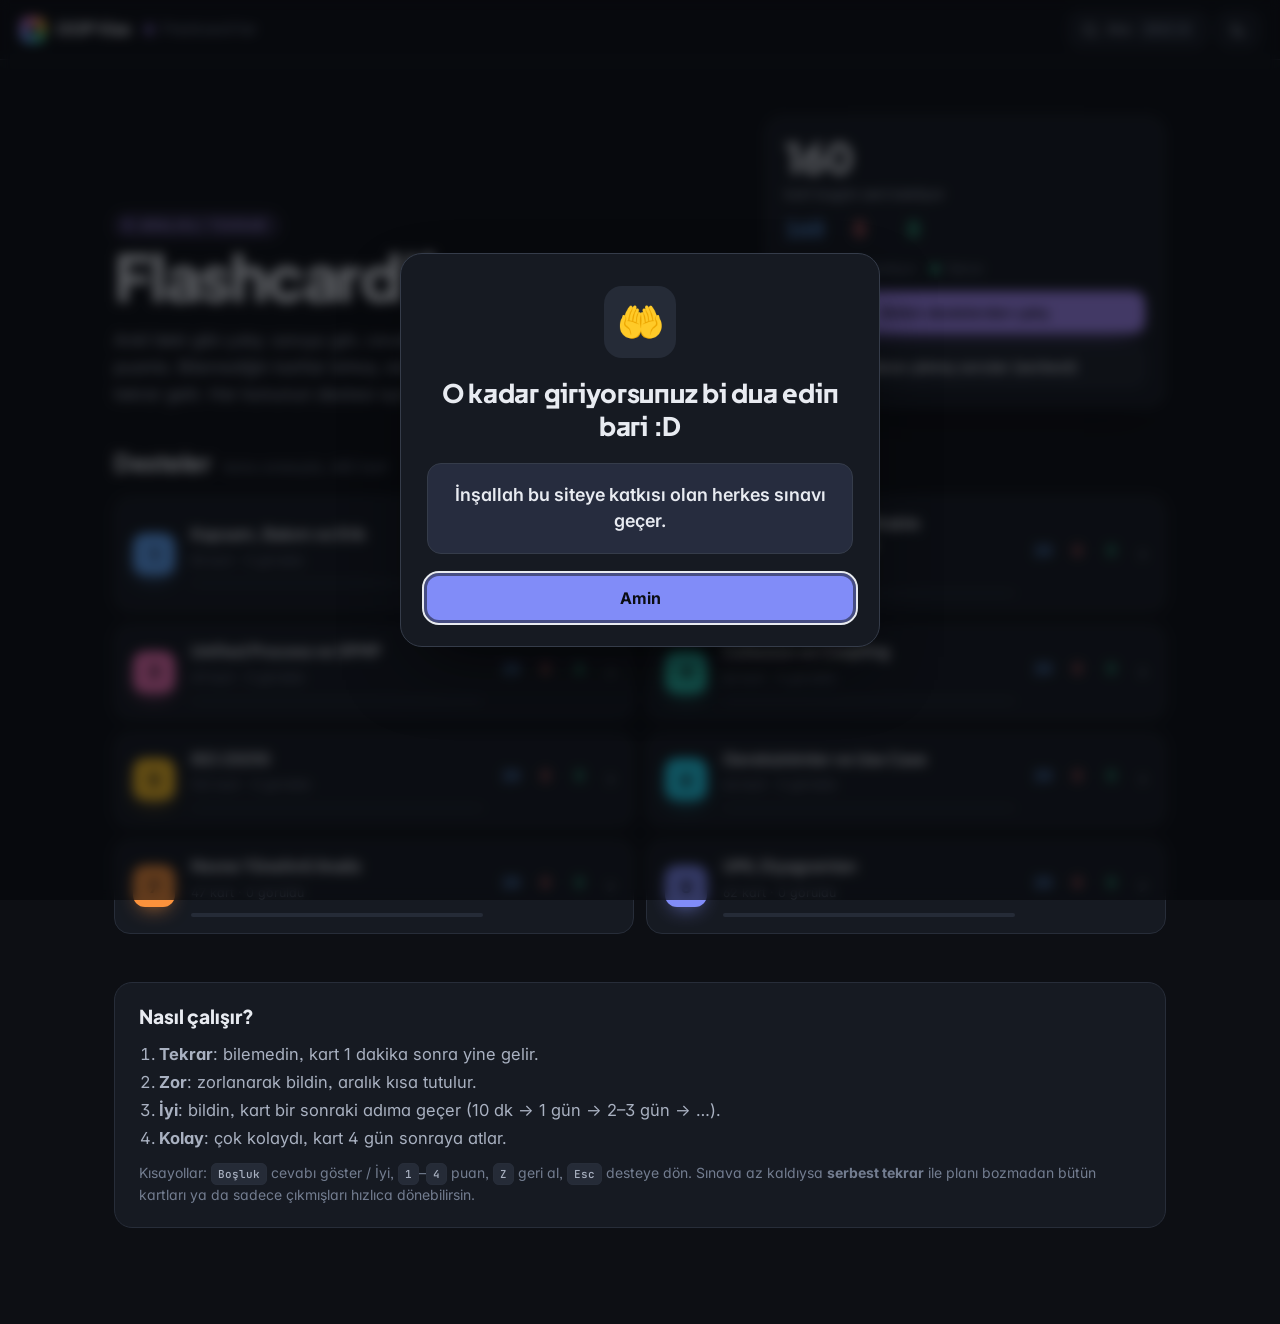
<file: html/kartlar.html>
<!doctype html>
<html lang="tr">
<head>
<meta charset="utf-8">
<meta name="viewport" content="width=device-width, initial-scale=1, viewport-fit=cover">
<title>Flashcard'lar | OOP Vize</title>
<script>var t='dark',l='en';try{t=localStorage.getItem('oop:theme')||'dark';l=localStorage.getItem('oop:lang')||'en';}catch(e){}document.documentElement.dataset.theme=t;document.documentElement.dataset.lang=l;try{if(localStorage.getItem('oop:toc')==='hidden')document.documentElement.classList.add('toc-hidden');}catch(e){}</script>
<link rel="preconnect" href="https://fonts.googleapis.com"><link rel="preconnect" href="https://fonts.gstatic.com" crossorigin><link href="https://fonts.googleapis.com/css2?family=Inter:ital,opsz,wght@0,14..32,400;0,14..32,500;0,14..32,600;0,14..32,700;1,14..32,400&family=Plus+Jakarta+Sans:wght@600;700;800&family=JetBrains+Mono:wght@400;500;600&display=swap" rel="stylesheet">
<link rel="stylesheet" href="assets/style.css?v=b61c9efa">
<link rel="stylesheet" href="assets/kartlar.css?v=375d295f">
</head>
<body class="fc" data-page="kartlar" style="--accent:#A78BFA">
<header class="topbar">
  <a class="brand" href="../index.html"><span class="brand-dot"></span>OOP Vize</a>
  <a class="crumb fc-crumb" href="#">Flashcard'lar</a>
  <div class="tb-actions">
    <button class="tb-btn sbtn" id="searchBtn" type="button"><span class="ic ic-search"></span><span class="lbl">Ara</span><kbd>Ctrl K</kbd></button>
    <button class="tb-btn" id="themeBtn" type="button" aria-label="Tema değiştir"><span class="ic ic-theme"></span></button>
  </div>
</header>

<main class="fc-main" id="fc" aria-live="polite">
  <noscript><p class="fc-empty">Flashcard'lar için JavaScript gerekli.</p></noscript>
</main>

<div class="search" id="search" hidden>
  <div class="search-panel" role="dialog" aria-label="Arama">
    <input type="search" id="searchIn" placeholder="Konu ya da terim ara (ör. stamp coupling, inception, SPMP)" autocomplete="off">
    <ol id="searchOut"></ol>
    <p class="search-hint">Yukarı/aşağı ok ile seç, Enter ile git, Esc ile kapat.</p>
  </div>
</div>
<script src="assets/search-index.js?v=814b0bdf"></script>
<script src="assets/app.js?v=c35fbe9f"></script>
<script src="assets/kartlar-data.js?v=d67eb0d1"></script>
<script src="assets/kartlar.js?v=470ab8f9"></script>
</body>
</html>
</file>
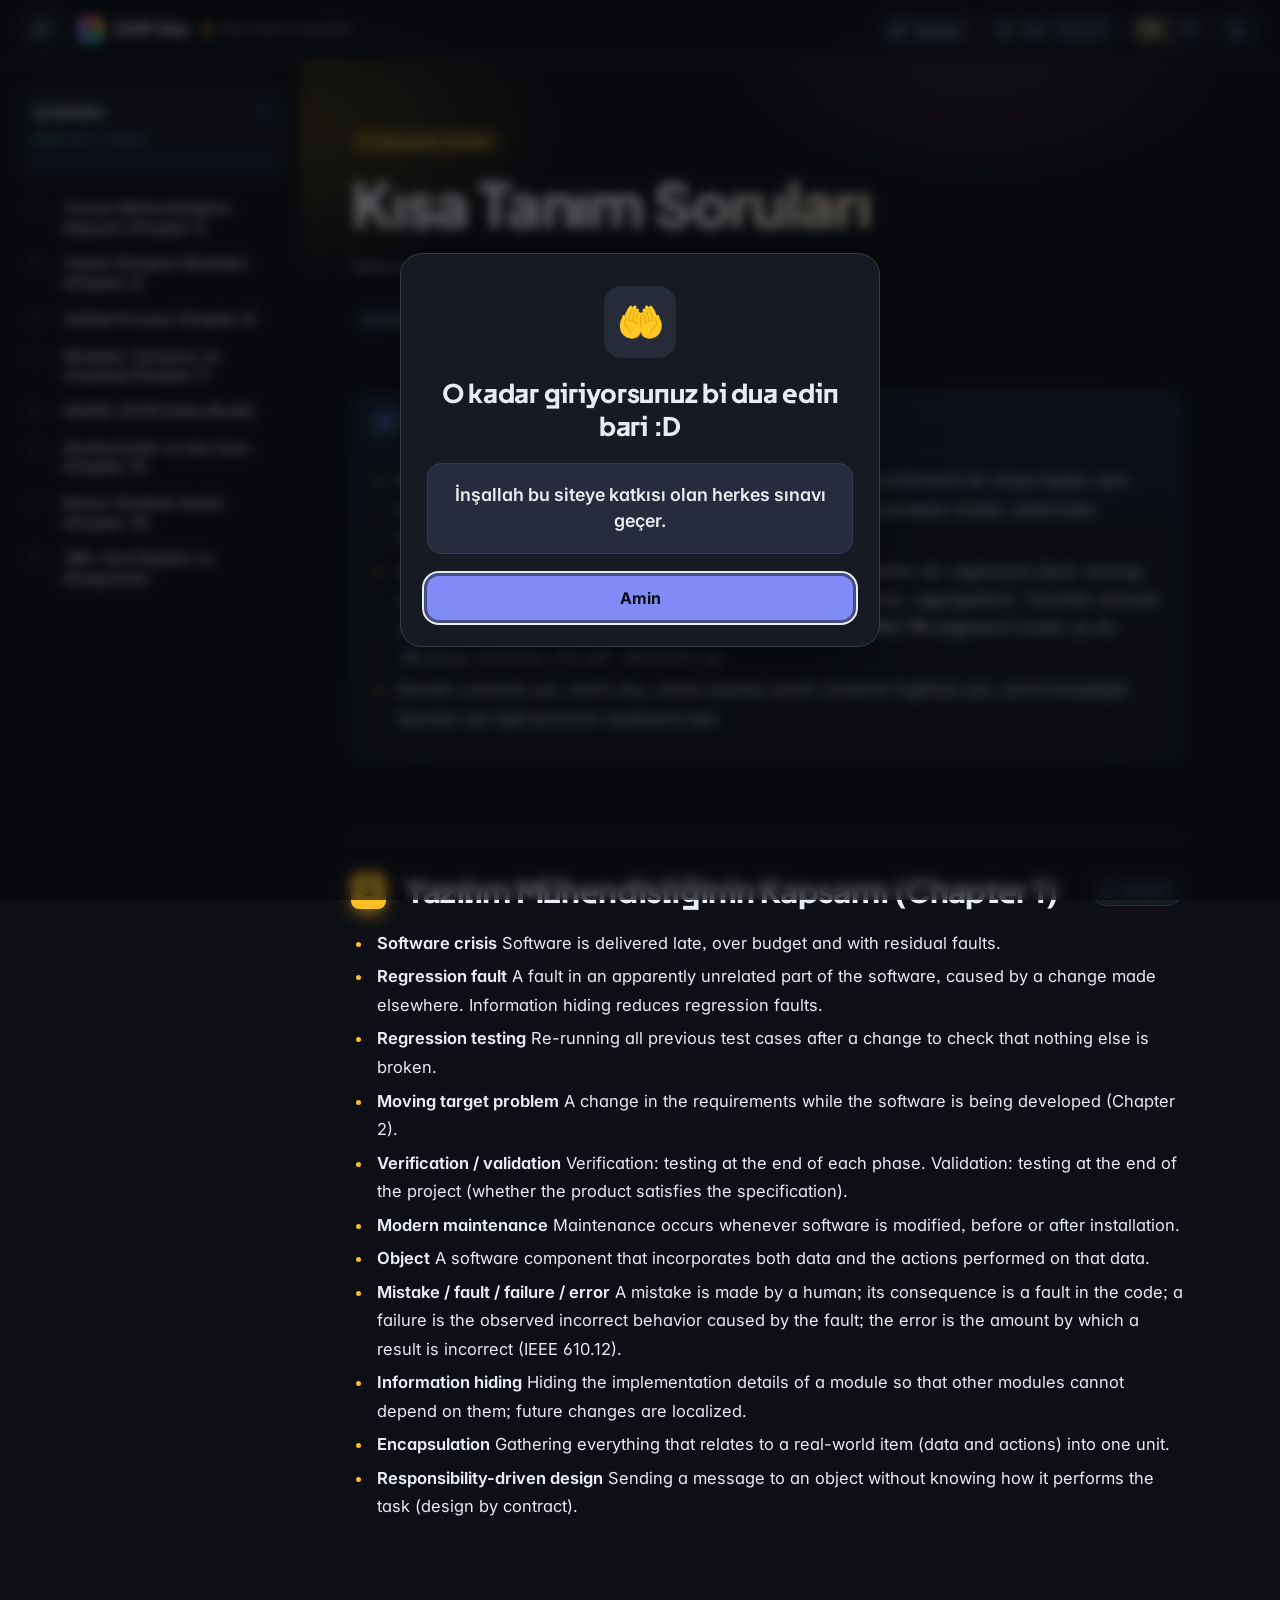
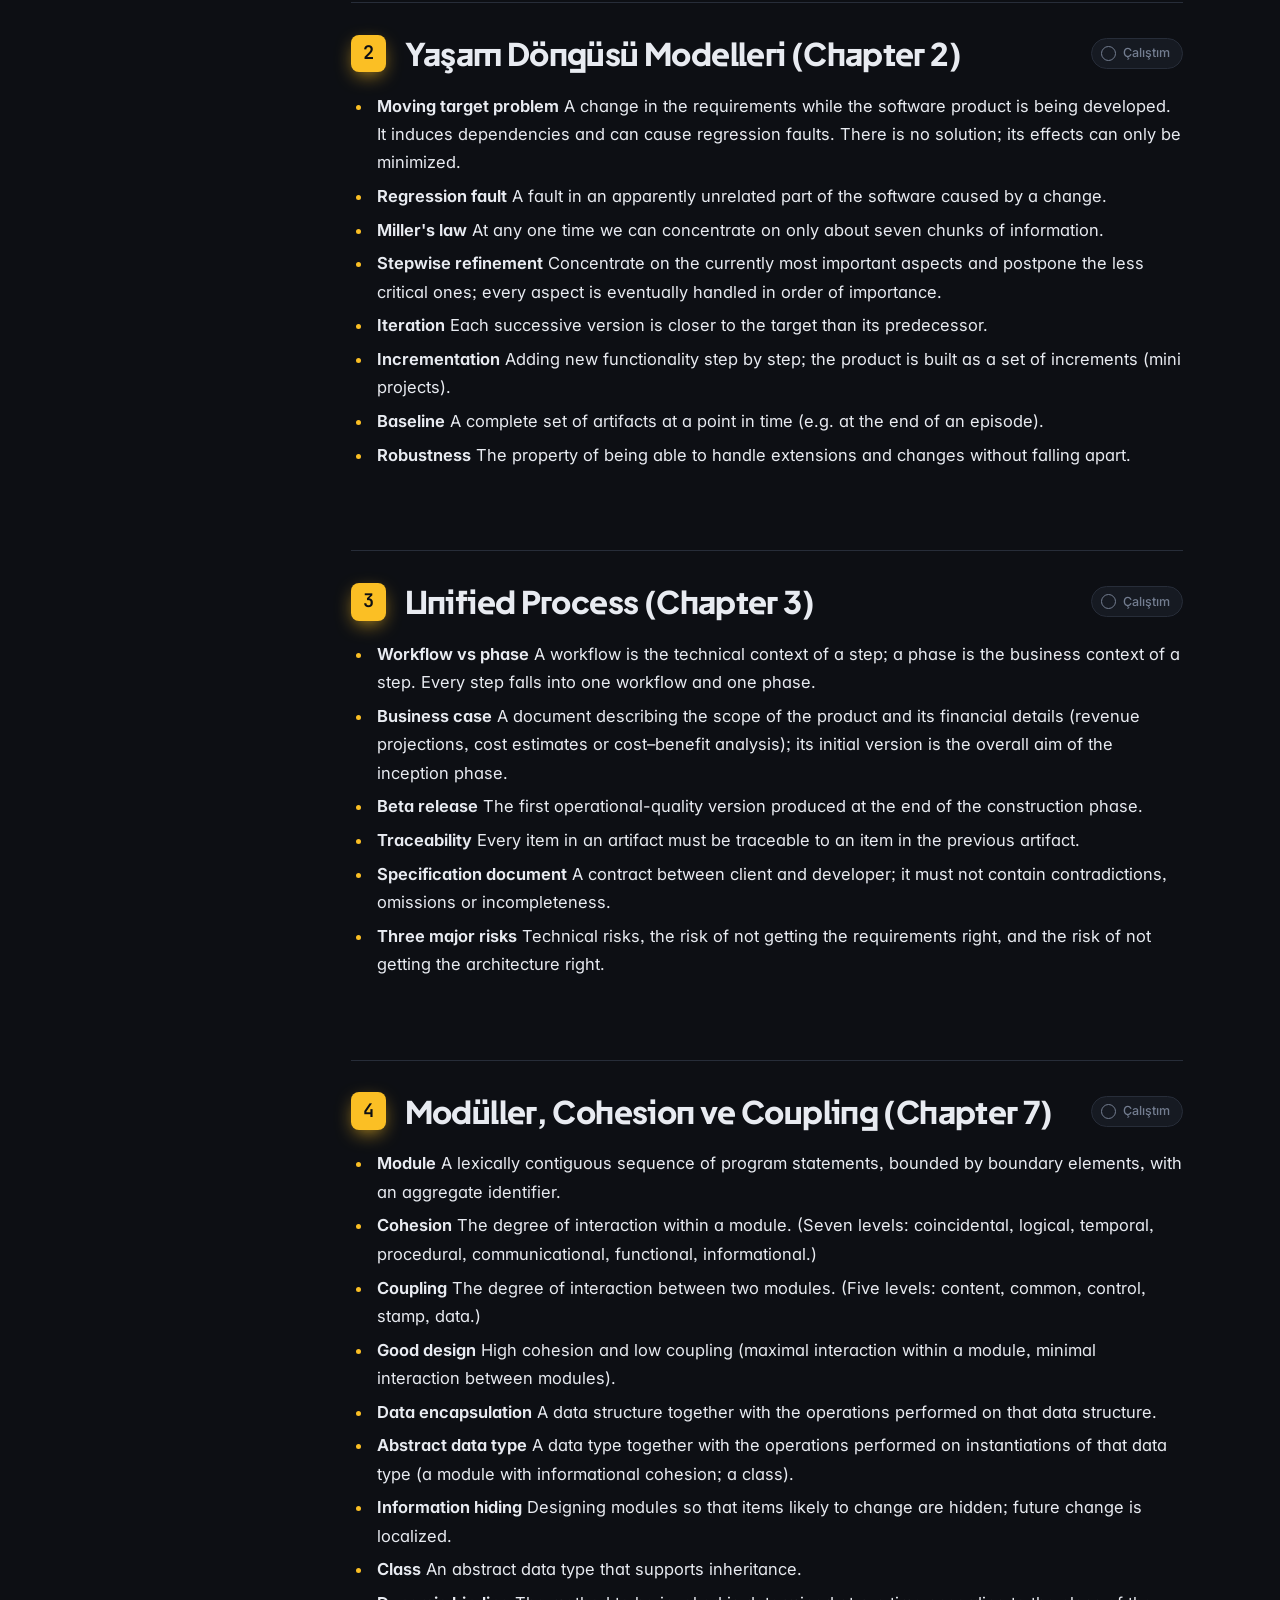
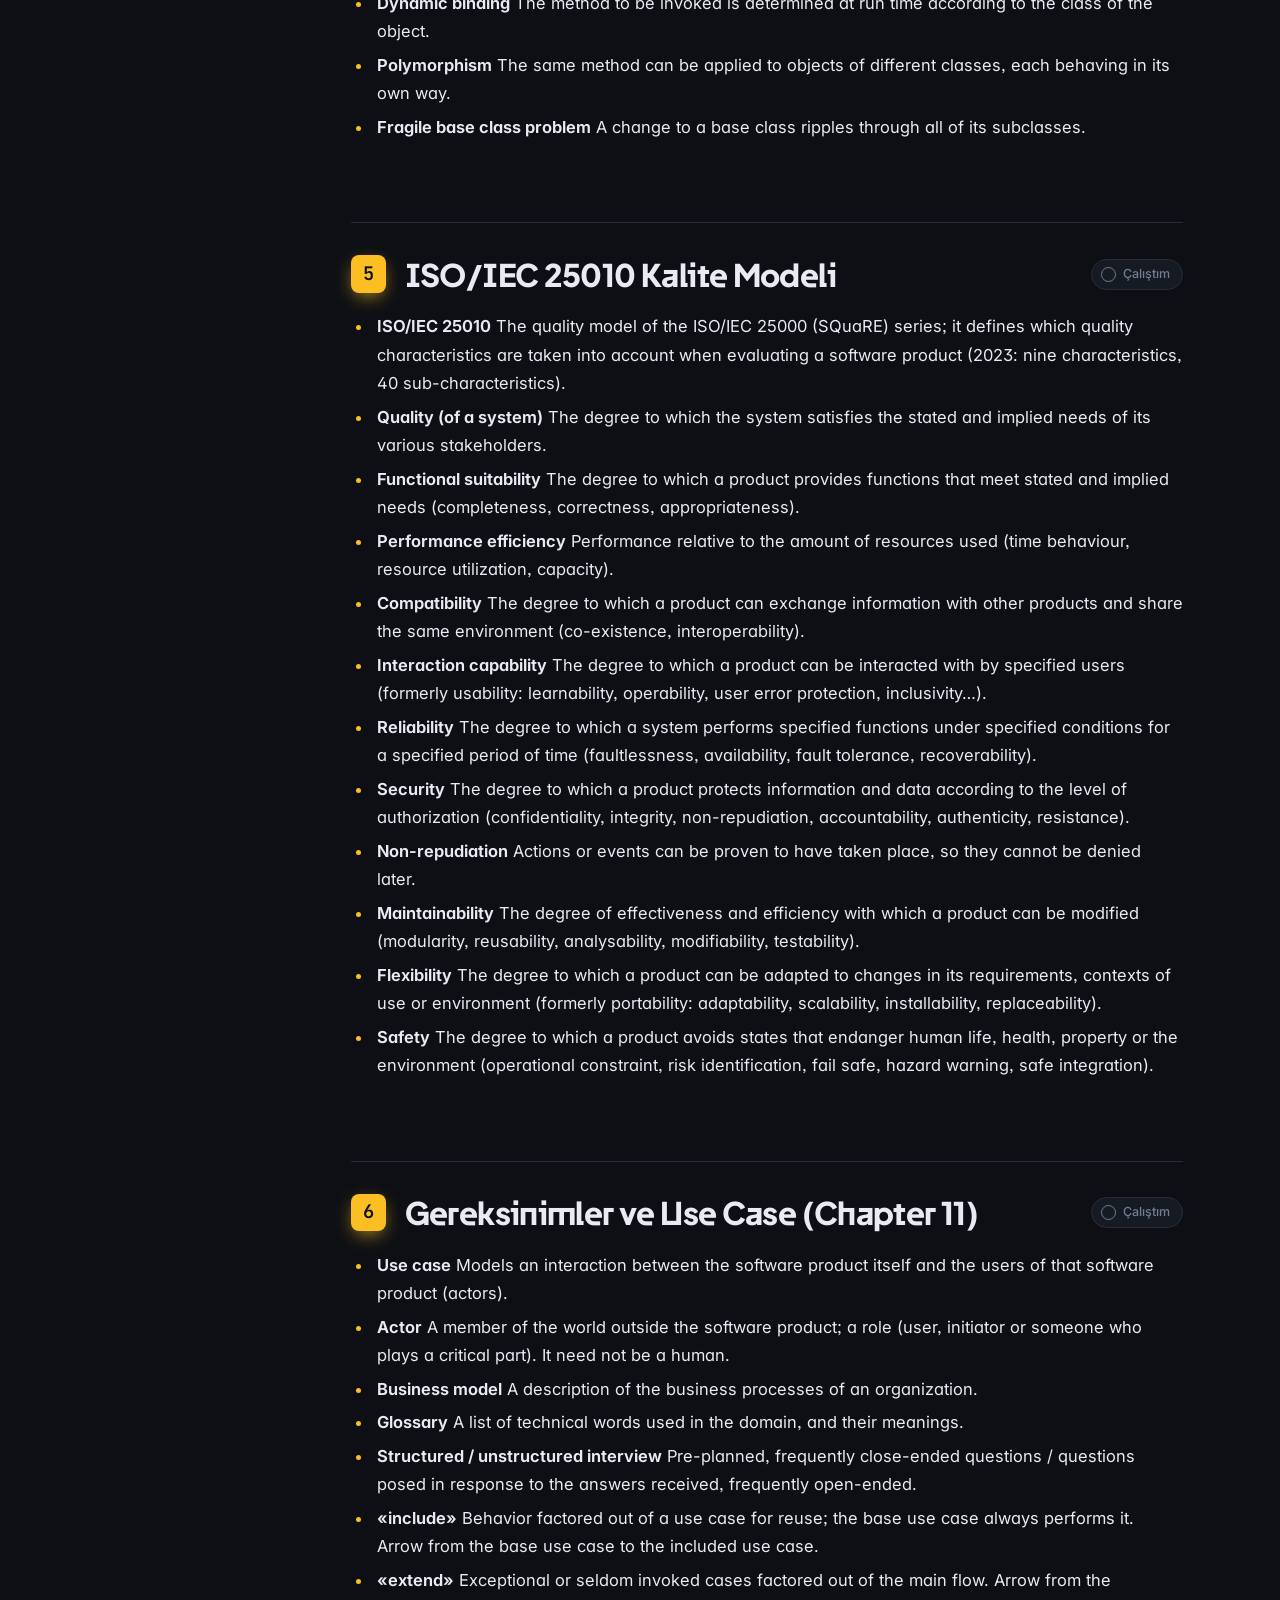
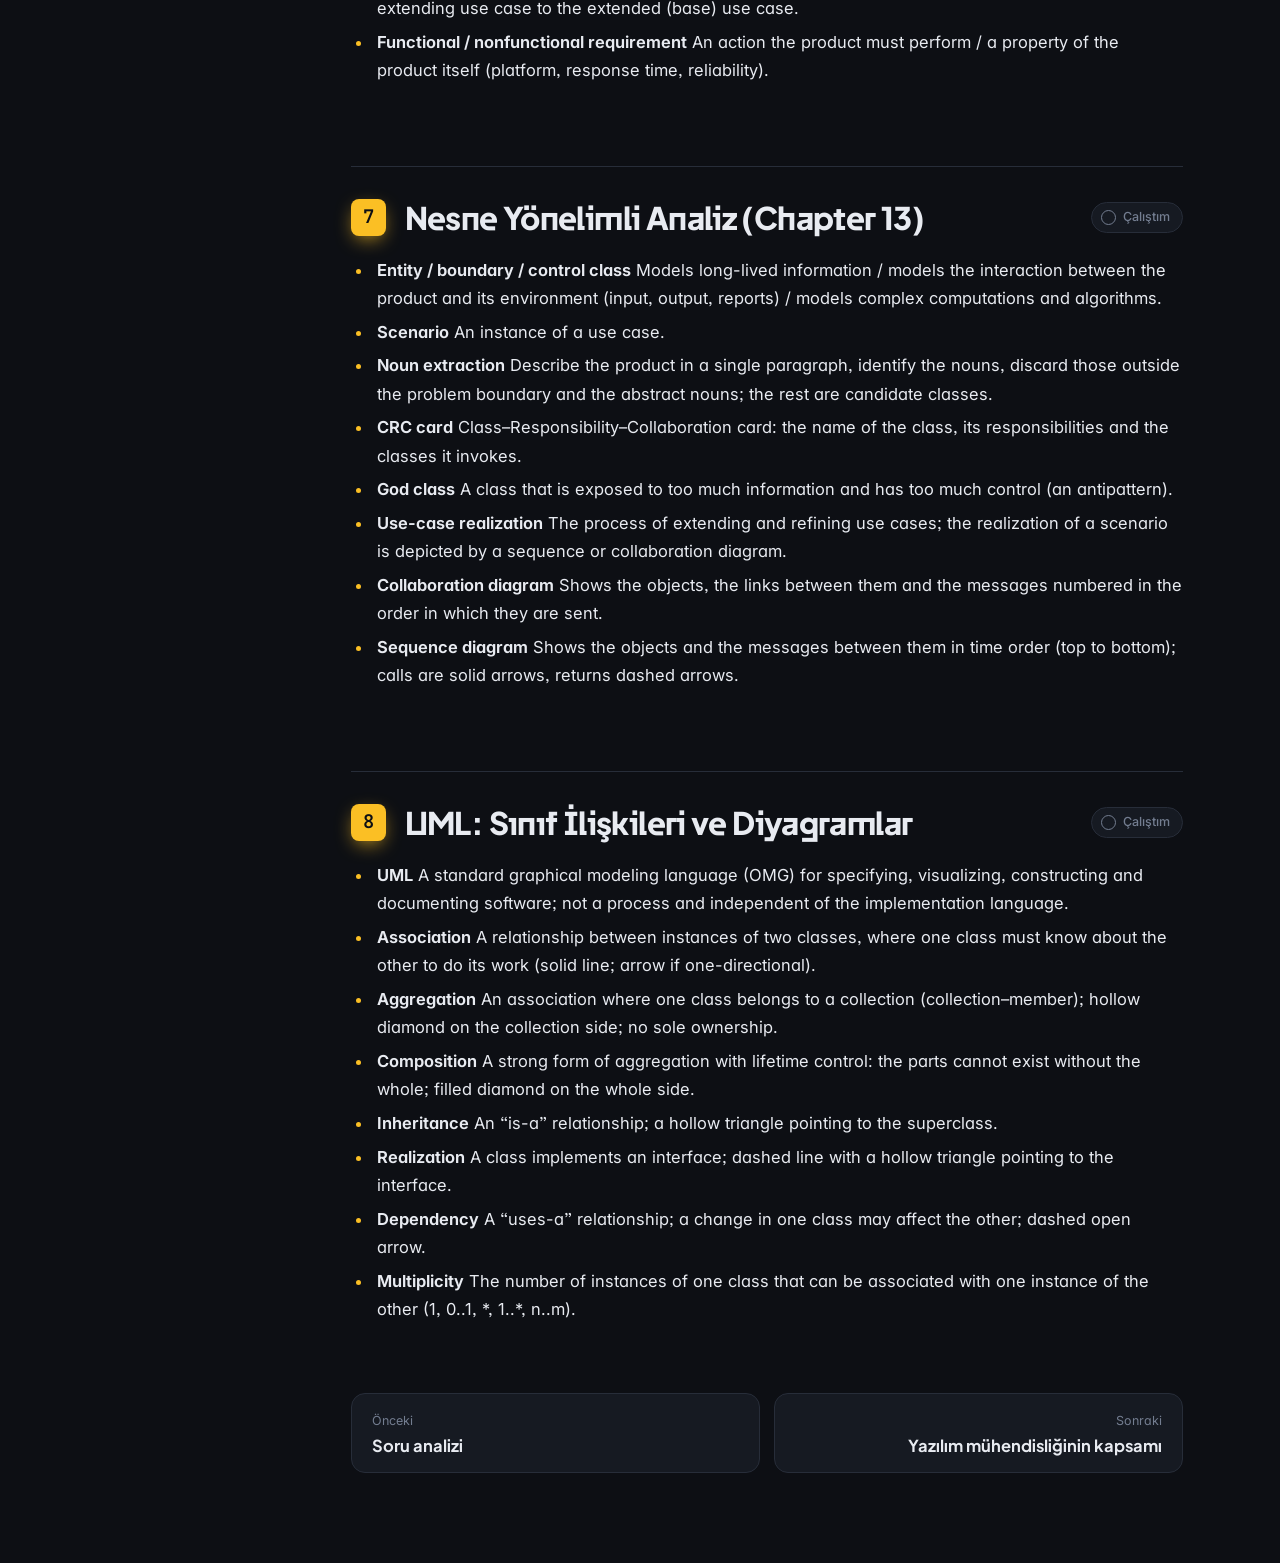
<file: html/kisa-tanimlar.html>
<!doctype html>
<html lang="tr">
<head>
<meta charset="utf-8">
<meta name="viewport" content="width=device-width, initial-scale=1">
<title>Kısa Tanım Soruları | OOP Vize</title>
<script>var t='dark',l='en';try{t=localStorage.getItem('oop:theme')||'dark';l=localStorage.getItem('oop:lang')||'en';}catch(e){}document.documentElement.dataset.theme=t;document.documentElement.dataset.lang=l;try{if(localStorage.getItem('oop:toc')==='hidden')document.documentElement.classList.add('toc-hidden');}catch(e){}</script>
<link rel="preconnect" href="https://fonts.googleapis.com"><link rel="preconnect" href="https://fonts.gstatic.com" crossorigin><link href="https://fonts.googleapis.com/css2?family=Inter:ital,opsz,wght@0,14..32,400;0,14..32,500;0,14..32,600;0,14..32,700;1,14..32,400&family=Plus+Jakarta+Sans:wght@600;700;800&family=JetBrains+Mono:wght@400;500;600&display=swap" rel="stylesheet">
<link rel="stylesheet" href="assets/katex/katex.min.css">
<link rel="stylesheet" href="assets/style.css?v=b61c9efa">

</head>
<body class="doc g-sinav" data-page="kisa-tanimlar" data-group="sinav" data-unit="h2" data-title="Kısa tanım soruları" style="--accent:#FBBF24">
<div class="readbar"><span></span></div>
<header class="topbar">
  <button class="tb-btn menu" id="menuBtn" type="button" aria-label="İçindekileri aç / kapat" title="İçindekileri aç / kapat"><span class="ic ic-menu"></span></button>
  <a class="brand" href="../index.html"><span class="brand-dot"></span>OOP Vize</a>
  <span class="crumb">Kısa tanım soruları</span>
  <div class="tb-actions">
    <a class="tb-btn" href="kartlar.html" title="Bu konunun flashcard destesi"><span class="ic ic-cards"></span><span class="lbl">Kartlar</span></a>
    <button class="tb-btn sbtn" id="searchBtn" type="button"><span class="ic ic-search"></span><span class="lbl">Ara</span><kbd>Ctrl K</kbd></button>
    <button class="tb-btn lang-btn" id="langBtn" type="button" title="Dili değiştir: İngilizce (sınavda yazılacak) / Türkçe"><span data-l="en">EN</span><span data-l="tr">TR</span></button>
    
    <button class="tb-btn" id="themeBtn" type="button" aria-label="Tema değiştir"><span class="ic ic-theme"></span></button>
  </div>
</header>
<div class="layout">
  <aside class="toc" id="toc">
    <div class="toc-head">
      <div class="toc-top"><span>İçindekiler</span><button class="toc-hide" id="tocHide" type="button" title="İçindekileri gizle" aria-label="İçindekileri gizle"><svg viewBox="0 0 24 24" width="16" height="16" aria-hidden="true"><path d="M11 17l-5-5 5-5M18 17l-5-5 5-5" fill="none" stroke="currentColor" stroke-width="2" stroke-linecap="round" stroke-linejoin="round"/></svg></button></div>
      <span class="toc-prog"><b id="pgDone">0</b>/<b id="pgAll">8</b> bölüm çalışıldı</span>
      <span class="meter"><i id="pgBar"></i></span>
    </div>
    <nav><ol class="toc-l"><li class="t2"><a href="#yazilim-muhendisliginin-kapsami-chapter-1"><span class="tn">1</span><span>Yazılım Mühendisliğinin Kapsamı (Chapter 1)</span></a></li><li class="t2"><a href="#yasam-dongusu-modelleri-chapter-2"><span class="tn">2</span><span>Yaşam Döngüsü Modelleri (Chapter 2)</span></a></li><li class="t2"><a href="#unified-process-chapter-3"><span class="tn">3</span><span>Unified Process (Chapter 3)</span></a></li><li class="t2"><a href="#moduller-cohesion-ve-coupling-chapter-7"><span class="tn">4</span><span>Modüller, Cohesion ve Coupling (Chapter 7)</span></a></li><li class="t2"><a href="#iso-iec-25010-kalite-modeli"><span class="tn">5</span><span>ISO/IEC 25010 Kalite Modeli</span></a></li><li class="t2"><a href="#gereksinimler-ve-use-case-chapter-11"><span class="tn">6</span><span>Gereksinimler ve Use Case (Chapter 11)</span></a></li><li class="t2"><a href="#nesne-yonelimli-analiz-chapter-13"><span class="tn">7</span><span>Nesne Yönelimli Analiz (Chapter 13)</span></a></li><li class="t2"><a href="#uml-sinif-iliskileri-ve-diyagramlar"><span class="tn">8</span><span>UML: Sınıf İlişkileri ve Diyagramlar</span></a></li></ol></nav>
  </aside>
  <main class="content" id="content">
    <header class="doc-hero">
      <p class="kicker">Kısa tanım soruları</p>
      <h1><span class="fs-l">Kısa Tanım Soruları</span></h1>
      <p class="byline">Sekiz konunun sonundaki “What is it?” tanımları tek yerde</p>
      <ul class="chips"><li>8 bölüm</li></ul>
    </header>
    <article class="prose">
<section class="box box-bilgi"><div class="box-h"><i class="shape s-islem"></i><span class="bt">Nasıl kullanılır?</span></div><div class="box-b"><ul class="l"><li>Bu sayfa, her konu anlatımının sonundaki <strong>Kısa tanım soruları</strong> bölümünü bir araya toplar; aynı tanımlar konu sayfalarının sonunda da duruyor (iki yer aynı kaynaktan üretilir, birbirinden farklılaşmaz).</li><li>Sınavda “What is …?”, “Define …” ya da test sorusu olarak gelirler (ör. <em>regression fault, moving target, modern maintenance, cohesion, coupling, actor, use case, aggregation</em>). <span class="lang-en">Tanımlar sınavda yazılacağı gibi <strong>İngilizce</strong>dir; Türkçeleri için sitede sağ üstteki <strong>EN | TR</strong> düğmesini kullan ya da <code class="tt">05_Kisa_Tanimlar_TR.pdf</code> dosyasını aç.</span><span class="lang-tr" lang="tr">Bu sürümde tanımların <strong>Türkçe</strong> karşılıkları verildi (terimin Türkçesi parantez içinde). Türkçe yalnızca anlamak için; sınavda tanımları <strong>İngilizce</strong> yazın.</span></li><li>Kendini sınamak için: terimi oku, tanımı kapatıp kendi cümlenle İngilizce yaz, sonra karşılaştır. Ayrıntısı için ilgili konunun sayfasına bak.</li></ul></div></section>
<h2 id="yazilim-muhendisliginin-kapsami-chapter-1" class="h"><span class="num">1</span><span class="ht">Yazılım Mühendisliğinin Kapsamı (Chapter 1)</span></h2>
<ul class="l"><li><strong class="lab">Software crisis</strong> <span class="lang-en">Software is delivered late, over budget and with residual faults.</span><span class="lang-tr" lang="tr">(Yazılım krizi) Yazılımın geç, bütçeyi aşarak ve içinde kalıntı hatalarla teslim edilmesi.</span></li><li><strong class="lab">Regression fault</strong> <span class="lang-en">A fault in an apparently unrelated part of the software, caused by a change made elsewhere. Information hiding reduces regression faults.</span><span class="lang-tr" lang="tr">(Regresyon hatası) Başka bir yerde yapılan değişiklik yüzünden yazılımın görünüşte ilgisiz bir bölümünde ortaya çıkan hata. Information hiding regresyon hatalarını azaltır.</span></li><li><strong class="lab">Regression testing</strong> <span class="lang-en">Re-running all previous test cases after a change to check that nothing else is broken.</span><span class="lang-tr" lang="tr">(Regresyon testi) Bir değişiklikten sonra başka bir şeyin bozulmadığını görmek için önceki bütün test durumlarının yeniden çalıştırılması.</span></li><li><strong class="lab">Moving target problem</strong> <span class="lang-en">A change in the requirements while the software is being developed (Chapter 2).</span><span class="lang-tr" lang="tr">(Hareketli hedef problemi) Yazılım geliştirilirken gereksinimlerin değişmesi (Chapter 2).</span></li><li><strong class="lab">Verification / validation</strong> <span class="lang-en">Verification: testing at the end of each phase. Validation: testing at the end of the project (whether the product satisfies the specification).</span><span class="lang-tr" lang="tr">(Doğrulama / geçerleme) Verification: her fazın sonunda yapılan test. Validation: projenin sonunda yapılan test (ürün spesifikasyonu karşılıyor mu).</span></li><li><strong class="lab">Modern maintenance</strong> <span class="lang-en">Maintenance occurs whenever software is modified, before or after installation.</span><span class="lang-tr" lang="tr">(Modern bakım) Yazılım ne zaman değiştirilirse bakım vardır; kurulumdan önce ya da sonra olması fark etmez.</span></li><li><strong class="lab">Object</strong> <span class="lang-en">A software component that incorporates both data and the actions performed on that data.</span><span class="lang-tr" lang="tr">(Nesne) Hem veriyi hem de o veri üzerinde yapılan eylemleri içeren yazılım bileşeni.</span></li><li><strong class="lab">Mistake / fault / failure / error</strong> <span class="lang-en">A mistake is made by a human; its consequence is a fault in the code; a failure is the observed incorrect behavior caused by the fault; the error is the amount by which a result is incorrect (IEEE 610.12).</span><span class="lang-tr" lang="tr">İnsan bir yanlışlık (mistake) yapar; bunun sonucu kodda bir hatadır (fault); failure, hatanın yol açtığı gözlenen yanlış davranıştır; error, sonucun ne kadar yanlış olduğunun ölçüsüdür (IEEE 610.12).</span></li><li><strong class="lab">Information hiding</strong> <span class="lang-en">Hiding the implementation details of a module so that other modules cannot depend on them; future changes are localized.</span><span class="lang-tr" lang="tr">(Bilgi gizleme) Bir modülün gerçekleştirme ayrıntılarının, diğer modüller onlara bağımlı olamayacak şekilde gizlenmesi; gelecekteki değişiklikler yerel kalır.</span></li><li><strong class="lab">Encapsulation</strong> <span class="lang-en">Gathering everything that relates to a real-world item (data and actions) into one unit.</span><span class="lang-tr" lang="tr">(Kapsülleme) Gerçek dünyadaki bir varlıkla ilgili her şeyin (veri ve eylemler) tek bir birimde toplanması.</span></li><li><strong class="lab">Responsibility-driven design</strong> <span class="lang-en">Sending a message to an object without knowing how it performs the task (design by contract).</span><span class="lang-tr" lang="tr">(Sorumluluk güdümlü tasarım) Bir nesneye, işi nasıl yaptığını bilmeden mesaj göndermek (design by contract).</span></li></ul>
<h2 id="yasam-dongusu-modelleri-chapter-2" class="h"><span class="num">2</span><span class="ht">Yaşam Döngüsü Modelleri (Chapter 2)</span></h2>
<ul class="l"><li><strong class="lab">Moving target problem</strong> <span class="lang-en">A change in the requirements while the software product is being developed. It induces dependencies and can cause regression faults. There is no solution; its effects can only be minimized.</span><span class="lang-tr" lang="tr">(Hareketli hedef problemi) Yazılım ürünü geliştirilirken gereksinimlerin değişmesi. Bağımlılıklar oluşturur ve regresyon hatalarına yol açabilir. Çözümü yoktur; yalnızca etkisi azaltılabilir.</span></li><li><strong class="lab">Regression fault</strong> <span class="lang-en">A fault in an apparently unrelated part of the software caused by a change.</span><span class="lang-tr" lang="tr">(Regresyon hatası) Bir değişiklik yüzünden yazılımın görünüşte ilgisiz bir bölümünde ortaya çıkan hata.</span></li><li><strong class="lab">Miller's law</strong> <span class="lang-en">At any one time we can concentrate on only about seven chunks of information.</span><span class="lang-tr" lang="tr">(Miller yasası) İnsan aynı anda yalnızca yaklaşık yedi bilgi parçasına odaklanabilir.</span></li><li><strong class="lab">Stepwise refinement</strong> <span class="lang-en">Concentrate on the currently most important aspects and postpone the less critical ones; every aspect is eventually handled in order of importance.</span><span class="lang-tr" lang="tr">(Adım adım iyileştirme) O an en önemli olan konulara odaklan, daha az kritik olanları ertele; her konu sonunda önem sırasına göre ele alınır.</span></li><li><strong class="lab">Iteration</strong> <span class="lang-en">Each successive version is closer to the target than its predecessor.</span><span class="lang-tr" lang="tr">(Yineleme) Her ardışık sürüm hedefe bir öncekinden daha yakındır.</span></li><li><strong class="lab">Incrementation</strong> <span class="lang-en">Adding new functionality step by step; the product is built as a set of increments (mini projects).</span><span class="lang-tr" lang="tr">(Artırım) İşlevlerin adım adım eklenmesi; ürün bir dizi artırım (mini proje) olarak geliştirilir.</span></li><li><strong class="lab">Baseline</strong> <span class="lang-en">A complete set of artifacts at a point in time (e.g. at the end of an episode).</span><span class="lang-tr" lang="tr">(Temel sürüm) Belirli bir andaki artifact'ların tam kümesi (ör. bir bölümün sonunda).</span></li><li><strong class="lab">Robustness</strong> <span class="lang-en">The property of being able to handle extensions and changes without falling apart.</span><span class="lang-tr" lang="tr">(Sağlamlık) Dağılmadan genişlemeleri ve değişiklikleri kaldırabilme özelliği.</span></li></ul>
<h2 id="unified-process-chapter-3" class="h"><span class="num">3</span><span class="ht">Unified Process (Chapter 3)</span></h2>
<ul class="l"><li><strong class="lab">Workflow vs phase</strong> <span class="lang-en">A workflow is the technical context of a step; a phase is the business context of a step. Every step falls into one workflow and one phase.</span><span class="lang-tr" lang="tr">(İş akışı ve faz) İş akışı bir adımın teknik bağlamı, faz ise iş (ekonomik) bağlamıdır. Her adım bir iş akışına ve bir faza düşer.</span></li><li><strong class="lab">Business case</strong> <span class="lang-en">A document describing the scope of the product and its financial details (revenue projections, cost estimates or cost–benefit analysis); its initial version is the overall aim of the inception phase.</span><span class="lang-tr" lang="tr">(İş gerekçesi) Ürünün kapsamını ve finansal ayrıntılarını (gelir projeksiyonları, maliyet kestirimleri ya da maliyet–fayda analizi) anlatan belge; ilk sürümünü hazırlamak inception fazının asıl amacıdır.</span></li><li><strong class="lab">Beta release</strong> <span class="lang-en">The first operational-quality version produced at the end of the construction phase.</span><span class="lang-tr" lang="tr">(Beta sürüm) Construction fazının sonunda üretilen ilk işletme kalitesindeki sürüm.</span></li><li><strong class="lab">Traceability</strong> <span class="lang-en">Every item in an artifact must be traceable to an item in the previous artifact.</span><span class="lang-tr" lang="tr">(İzlenebilirlik) Bir artifact'taki her öğe bir önceki artifact'taki bir öğeye izlenebilmelidir.</span></li><li><strong class="lab">Specification document</strong> <span class="lang-en">A contract between client and developer; it must not contain contradictions, omissions or incompleteness.</span><span class="lang-tr" lang="tr">(Spesifikasyon belgesi) Müşteri ile geliştirici arasında bir sözleşmedir; çelişki, eksiklik ve tamamlanmamışlık içermemelidir.</span></li><li><strong class="lab">Three major risks</strong> <span class="lang-en">Technical risks, the risk of not getting the requirements right, and the risk of not getting the architecture right.</span><span class="lang-tr" lang="tr">(Üç ana risk) Teknik riskler, gereksinimleri doğru belirleyememe riski ve mimariyi doğru kuramama riski.</span></li></ul>
<h2 id="moduller-cohesion-ve-coupling-chapter-7" class="h"><span class="num">4</span><span class="ht">Modüller, Cohesion ve Coupling (Chapter 7)</span></h2>
<ul class="l"><li><strong class="lab">Module</strong> <span class="lang-en">A lexically contiguous sequence of program statements, bounded by boundary elements, with an aggregate identifier.</span><span class="lang-tr" lang="tr">(Modül) Sınır öğeleriyle çevrili, bir toplu tanımlayıcısı (ismi) olan, kodda bitişik program komutları dizisi.</span></li><li><strong class="lab">Cohesion</strong> <span class="lang-en">The degree of interaction within a module. (Seven levels: coincidental, logical, temporal, procedural, communicational, functional, informational.)</span><span class="lang-tr" lang="tr">(Uyum) Bir modülün içindeki etkileşimin derecesi. (Yedi seviye: coincidental, logical, temporal, procedural, communicational, functional, informational.)</span></li><li><strong class="lab">Coupling</strong> <span class="lang-en">The degree of interaction between two modules. (Five levels: content, common, control, stamp, data.)</span><span class="lang-tr" lang="tr">(Bağlılık) İki modül arasındaki etkileşimin derecesi. (Beş seviye: content, common, control, stamp, data.)</span></li><li><strong class="lab">Good design</strong> <span class="lang-en">High cohesion and low coupling (maximal interaction within a module, minimal interaction between modules).</span><span class="lang-tr" lang="tr">(İyi tasarım) Yüksek cohesion ve düşük coupling (modül içinde en çok, modüller arasında en az etkileşim).</span></li><li><strong class="lab">Data encapsulation</strong> <span class="lang-en">A data structure together with the operations performed on that data structure.</span><span class="lang-tr" lang="tr">(Veri kapsülleme) Bir veri yapısı ile o veri yapısı üzerinde yapılan işlemlerin bir arada olması.</span></li><li><strong class="lab">Abstract data type</strong> <span class="lang-en">A data type together with the operations performed on instantiations of that data type (a module with informational cohesion; a class).</span><span class="lang-tr" lang="tr">(Soyut veri tipi) Bir veri tipi ile o tipin örnekleri üzerinde yapılan işlemler (informational cohesion'a sahip modül; bir sınıf).</span></li><li><strong class="lab">Information hiding</strong> <span class="lang-en">Designing modules so that items likely to change are hidden; future change is localized.</span><span class="lang-tr" lang="tr">(Bilgi gizleme) Modülleri, değişmesi muhtemel öğeler gizlenecek şekilde tasarlamak; gelecekteki değişiklik yerel kalır.</span></li><li><strong class="lab">Class</strong> <span class="lang-en">An abstract data type that supports inheritance.</span><span class="lang-tr" lang="tr">(Sınıf) Kalıtımı destekleyen soyut veri tipi.</span></li><li><strong class="lab">Dynamic binding</strong> <span class="lang-en">The method to be invoked is determined at run time according to the class of the object.</span><span class="lang-tr" lang="tr">(Dinamik bağlama) Çağrılacak metot, nesnenin sınıfına göre çalışma zamanında belirlenir.</span></li><li><strong class="lab">Polymorphism</strong> <span class="lang-en">The same method can be applied to objects of different classes, each behaving in its own way.</span><span class="lang-tr" lang="tr">(Çok biçimlilik) Aynı metot farklı sınıfların nesnelerine uygulanabilir ve her biri kendine göre davranır.</span></li><li><strong class="lab">Fragile base class problem</strong> <span class="lang-en">A change to a base class ripples through all of its subclasses.</span><span class="lang-tr" lang="tr">(Kırılgan taban sınıf problemi) Taban sınıftaki bir değişiklik bütün alt sınıflarına dalga gibi yayılır.</span></li></ul>
<h2 id="iso-iec-25010-kalite-modeli" class="h"><span class="num">5</span><span class="ht">ISO/IEC 25010 Kalite Modeli</span></h2>
<ul class="l"><li><strong class="lab">ISO/IEC 25010</strong> <span class="lang-en">The quality model of the ISO/IEC 25000 (SQuaRE) series; it defines which quality characteristics are taken into account when evaluating a software product (2023: nine characteristics, 40 sub-characteristics).</span><span class="lang-tr" lang="tr">ISO/IEC 25000 (SQuaRE) serisinin kalite modeli; bir yazılım ürünü değerlendirilirken hangi kalite karakteristiklerinin dikkate alınacağını tanımlar (2023: dokuz karakteristik, 40 alt karakteristik).</span></li><li><strong class="lab">Quality (of a system)</strong> <span class="lang-en">The degree to which the system satisfies the stated and implied needs of its various stakeholders.</span><span class="lang-tr" lang="tr">(Bir sistemin kalitesi) Sistemin paydaşlarının belirtilmiş ve örtük ihtiyaçlarını karşılama derecesi.</span></li><li><strong class="lab">Functional suitability</strong> <span class="lang-en">The degree to which a product provides functions that meet stated and implied needs (completeness, correctness, appropriateness).</span><span class="lang-tr" lang="tr">(İşlevsel uygunluk) Ürünün belirtilmiş ve örtük ihtiyaçları karşılayan işlevleri sağlama derecesi (tamlık, doğruluk, yerindelik).</span></li><li><strong class="lab">Performance efficiency</strong> <span class="lang-en">Performance relative to the amount of resources used (time behaviour, resource utilization, capacity).</span><span class="lang-tr" lang="tr">(Performans verimliliği) Kullanılan kaynak miktarına göre performans (zaman davranışı, kaynak kullanımı, kapasite).</span></li><li><strong class="lab">Compatibility</strong> <span class="lang-en">The degree to which a product can exchange information with other products and share the same environment (co-existence, interoperability).</span><span class="lang-tr" lang="tr">(Uyumluluk) Ürünün başka ürünlerle bilgi alışverişi yapabilme ve aynı ortamı paylaşabilme derecesi (birlikte var olabilme, birlikte çalışabilirlik).</span></li><li><strong class="lab">Interaction capability</strong> <span class="lang-en">The degree to which a product can be interacted with by specified users (formerly usability: learnability, operability, user error protection, inclusivity…).</span><span class="lang-tr" lang="tr">(Etkileşim yeteneği) Ürünün belirli kullanıcılarca etkileşime girilebilme derecesi (eski adı usability: öğrenilebilirlik, çalıştırılabilirlik, kullanıcı hatasından koruma, kapsayıcılık…).</span></li><li><strong class="lab">Reliability</strong> <span class="lang-en">The degree to which a system performs specified functions under specified conditions for a specified period of time (faultlessness, availability, fault tolerance, recoverability).</span><span class="lang-tr" lang="tr">(Güvenilirlik) Sistemin belirtilen işlevleri belirtilen koşullarda belirtilen süre boyunca yerine getirme derecesi (hatasızlık, erişilebilirlik, hata toleransı, kurtarılabilirlik).</span></li><li><strong class="lab">Security</strong> <span class="lang-en">The degree to which a product protects information and data according to the level of authorization (confidentiality, integrity, non-repudiation, accountability, authenticity, resistance).</span><span class="lang-tr" lang="tr">(Güvenlik) Ürünün bilgiyi ve veriyi yetki düzeyine uygun şekilde koruma derecesi (gizlilik, bütünlük, inkâr edilemezlik, hesap verebilirlik, kimlik doğruluğu, direnç).</span></li><li><strong class="lab">Non-repudiation</strong> <span class="lang-en">Actions or events can be proven to have taken place, so they cannot be denied later.</span><span class="lang-tr" lang="tr">(İnkâr edilemezlik) Eylemlerin ya da olayların gerçekleştiğinin kanıtlanabilmesi, böylece sonradan inkâr edilememesi.</span></li><li><strong class="lab">Maintainability</strong> <span class="lang-en">The degree of effectiveness and efficiency with which a product can be modified (modularity, reusability, analysability, modifiability, testability).</span><span class="lang-tr" lang="tr">(Bakım yapılabilirlik) Ürünün etkin ve verimli biçimde değiştirilebilme derecesi (modülerlik, yeniden kullanılabilirlik, analiz edilebilirlik, değiştirilebilirlik, test edilebilirlik).</span></li><li><strong class="lab">Flexibility</strong> <span class="lang-en">The degree to which a product can be adapted to changes in its requirements, contexts of use or environment (formerly portability: adaptability, scalability, installability, replaceability).</span><span class="lang-tr" lang="tr">(Esneklik) Ürünün gereksinim, kullanım bağlamı ya da ortam değişikliklerine uyarlanabilme derecesi (eski adı portability: uyarlanabilirlik, ölçeklenebilirlik, kurulabilirlik, yer değiştirebilirlik).</span></li><li><strong class="lab">Safety</strong> <span class="lang-en">The degree to which a product avoids states that endanger human life, health, property or the environment (operational constraint, risk identification, fail safe, hazard warning, safe integration).</span><span class="lang-tr" lang="tr">(Emniyet) Ürünün insan hayatını, sağlığı, mülkü ya da çevreyi tehlikeye atan durumlardan kaçınma derecesi (operasyonel kısıt, risk tanımlama, arızada güvenli durum, tehlike uyarısı, güvenli bütünleşme).</span></li></ul>
<h2 id="gereksinimler-ve-use-case-chapter-11" class="h"><span class="num">6</span><span class="ht">Gereksinimler ve Use Case (Chapter 11)</span></h2>
<ul class="l"><li><strong class="lab">Use case</strong> <span class="lang-en">Models an interaction between the software product itself and the users of that software product (actors).</span><span class="lang-tr" lang="tr">(Kullanım durumu) Yazılım ürününün kendisi ile kullanıcıları (aktörler) arasındaki bir etkileşimi modeller.</span></li><li><strong class="lab">Actor</strong> <span class="lang-en">A member of the world outside the software product; a role (user, initiator or someone who plays a critical part). It need not be a human.</span><span class="lang-tr" lang="tr">(Aktör) Yazılım ürününün dışındaki dünyanın bir üyesi; bir rol (kullanıcı, başlatıcı ya da kritik rol oynayan biri). İnsan olmak zorunda değildir.</span></li><li><strong class="lab">Business model</strong> <span class="lang-en">A description of the business processes of an organization.</span><span class="lang-tr" lang="tr">(İş modeli) Bir kurumun iş süreçlerinin tanımı.</span></li><li><strong class="lab">Glossary</strong> <span class="lang-en">A list of technical words used in the domain, and their meanings.</span><span class="lang-tr" lang="tr">(Sözlük) Alanda kullanılan teknik kelimelerin ve anlamlarının listesi.</span></li><li><strong class="lab">Structured / unstructured interview</strong> <span class="lang-en">Pre-planned, frequently close-ended questions / questions posed in response to the answers received, frequently open-ended.</span><span class="lang-tr" lang="tr">(Yapılandırılmış / yapılandırılmamış görüşme) Önceden planlanmış, çoğunlukla kapalı uçlu sorular / alınan cevaplara göre sorulan, çoğunlukla açık uçlu sorular.</span></li><li><strong class="lab">«include»</strong> <span class="lang-en">Behavior factored out of a use case for reuse; the base use case always performs it. Arrow from the base use case to the included use case.</span><span class="lang-tr" lang="tr">Yeniden kullanım için bir use case'ten dışarı alınmış davranış; ana use case bunu her zaman yapar. Ok ana use case'ten içerilen use case'e doğrudur.</span></li><li><strong class="lab">«extend»</strong> <span class="lang-en">Exceptional or seldom invoked cases factored out of the main flow. Arrow from the extending use case to the extended (base) use case.</span><span class="lang-tr" lang="tr">Ana akıştan dışarı alınmış istisnai ya da nadir çalışan durumlar. Ok genişleten use case'ten genişletilen (ana) use case'e doğrudur.</span></li><li><strong class="lab">Functional / nonfunctional requirement</strong> <span class="lang-en">An action the product must perform / a property of the product itself (platform, response time, reliability).</span><span class="lang-tr" lang="tr">(İşlevsel / işlevsel olmayan gereksinim) Ürünün yapması gereken bir eylem / ürünün kendisinin bir özelliği (platform, yanıt süresi, güvenilirlik).</span></li></ul>
<h2 id="nesne-yonelimli-analiz-chapter-13" class="h"><span class="num">7</span><span class="ht">Nesne Yönelimli Analiz (Chapter 13)</span></h2>
<ul class="l"><li><strong class="lab">Entity / boundary / control class</strong> <span class="lang-en">Models long-lived information / models the interaction between the product and its environment (input, output, reports) / models complex computations and algorithms.</span><span class="lang-tr" lang="tr">(Varlık / sınır / kontrol sınıfı) Uzun ömürlü bilgiyi modeller / ürün ile çevresi arasındaki etkileşimi modeller (giriş, çıkış, raporlar) / karmaşık hesaplama ve algoritmaları modeller.</span></li><li><strong class="lab">Scenario</strong> <span class="lang-en">An instance of a use case.</span><span class="lang-tr" lang="tr">(Senaryo) Bir use case'in bir örneği.</span></li><li><strong class="lab">Noun extraction</strong> <span class="lang-en">Describe the product in a single paragraph, identify the nouns, discard those outside the problem boundary and the abstract nouns; the rest are candidate classes.</span><span class="lang-tr" lang="tr">(İsim çıkarma) Ürünü tek paragrafta tanımla, isimleri belirle, problem sınırı dışındakileri ve soyut isimleri ele; kalanlar aday sınıflardır.</span></li><li><strong class="lab">CRC card</strong> <span class="lang-en">Class–Responsibility–Collaboration card: the name of the class, its responsibilities and the classes it invokes.</span><span class="lang-tr" lang="tr">(CRC kartı) Class–Responsibility–Collaboration kartı: sınıfın adı, sorumlulukları ve çağırdığı (birlikte çalıştığı) sınıflar.</span></li><li><strong class="lab">God class</strong> <span class="lang-en">A class that is exposed to too much information and has too much control (an antipattern).</span><span class="lang-tr" lang="tr">(Tanrı sınıf) Çok fazla bilgiye maruz kalan ve çok fazla kontrole sahip sınıf (bir antipattern).</span></li><li><strong class="lab">Use-case realization</strong> <span class="lang-en">The process of extending and refining use cases; the realization of a scenario is depicted by a sequence or collaboration diagram.</span><span class="lang-tr" lang="tr">(Use case gerçekleştirimi) Use case'leri genişletme ve inceltme süreci; bir senaryonun gerçekleştirimi sequence ya da collaboration diyagramıyla gösterilir.</span></li><li><strong class="lab">Collaboration diagram</strong> <span class="lang-en">Shows the objects, the links between them and the messages numbered in the order in which they are sent.</span><span class="lang-tr" lang="tr">(İşbirliği diyagramı) Nesneleri, aralarındaki bağlantıları ve gönderilme sırasına göre numaralanmış mesajları gösterir.</span></li><li><strong class="lab">Sequence diagram</strong> <span class="lang-en">Shows the objects and the messages between them in time order (top to bottom); calls are solid arrows, returns dashed arrows.</span><span class="lang-tr" lang="tr">(Sıra diyagramı) Nesneleri ve aralarındaki mesajları zaman sırasıyla (yukarıdan aşağıya) gösterir; çağrılar düz, dönüşler kesikli oktur.</span></li></ul>
<h2 id="uml-sinif-iliskileri-ve-diyagramlar" class="h"><span class="num">8</span><span class="ht">UML: Sınıf İlişkileri ve Diyagramlar</span></h2>
<ul class="l"><li><strong class="lab">UML</strong> <span class="lang-en">A standard graphical modeling language (OMG) for specifying, visualizing, constructing and documenting software; not a process and independent of the implementation language.</span><span class="lang-tr" lang="tr">Yazılımı belirlemek, görselleştirmek, inşa etmek ve belgelemek için standart (OMG) grafik modelleme dili; bir süreç değildir ve programlama dilinden bağımsızdır.</span></li><li><strong class="lab">Association</strong> <span class="lang-en">A relationship between instances of two classes, where one class must know about the other to do its work (solid line; arrow if one-directional).</span><span class="lang-tr" lang="tr">(İlişki) İki sınıfın örnekleri arasında, bir sınıfın işini yapabilmek için diğerini bilmesi gereken ilişki (düz çizgi; tek yönlüyse ok).</span></li><li><strong class="lab">Aggregation</strong> <span class="lang-en">An association where one class belongs to a collection (collection–member); hollow diamond on the collection side; no sole ownership.</span><span class="lang-tr" lang="tr">(Topluluk) Bir sınıfın bir topluluğa ait olduğu ilişki (topluluk–üye); boş elmas topluluk tarafında; tek sahiplik yoktur.</span></li><li><strong class="lab">Composition</strong> <span class="lang-en">A strong form of aggregation with lifetime control: the parts cannot exist without the whole; filled diamond on the whole side.</span><span class="lang-tr" lang="tr">(Bileşim) Yaşam döngüsü kontrolü olan güçlü aggregation: parçalar bütün olmadan var olamaz; dolu elmas bütün tarafında.</span></li><li><strong class="lab">Inheritance</strong> <span class="lang-en">An “is-a” relationship; a hollow triangle pointing to the superclass.</span><span class="lang-tr" lang="tr">(Kalıtım) “is-a” (bir ... dır) ilişkisi; üst sınıfa bakan boş üçgen.</span></li><li><strong class="lab">Realization</strong> <span class="lang-en">A class implements an interface; dashed line with a hollow triangle pointing to the interface.</span><span class="lang-tr" lang="tr">(Gerçekleştirme) Bir sınıfın bir arayüzü gerçekleştirmesi; arayüze bakan kesikli çizgi ve boş üçgen.</span></li><li><strong class="lab">Dependency</strong> <span class="lang-en">A “uses-a” relationship; a change in one class may affect the other; dashed open arrow.</span><span class="lang-tr" lang="tr">(Bağımlılık) “uses-a” (kullanır) ilişkisi; bir sınıftaki değişiklik diğerini etkileyebilir; kesikli açık uçlu ok.</span></li><li><strong class="lab">Multiplicity</strong> <span class="lang-en">The number of instances of one class that can be associated with one instance of the other (1, 0..1, *, 1..*, n..m).</span><span class="lang-tr" lang="tr">(Çokluk) Bir sınıfın bir örneğiyle ilişkilendirilebilecek diğer sınıf örneklerinin sayısı (1, 0..1, *, 1..*, n..m).</span></li></ul>
    </article>
    <nav class="pager"><a class="pg prev" href="soru-analizi.html"><small>Önceki</small><span>Soru analizi</span></a><a class="pg next" href="konu-01-kapsam.html"><small>Sonraki</small><span>Yazılım mühendisliğinin kapsamı</span></a></nav>
  </main>
</div>
<div class="lightbox" id="lightbox" hidden>
  <div class="lb-bar"><button type="button" data-z="-1" aria-label="Uzaklaştır">−</button><button type="button" data-z="0">Sığdır</button><button type="button" data-z="1" aria-label="Yakınlaştır">+</button><button type="button" data-z="x" aria-label="Kapat">✕</button></div>
  <div class="lb-stage"><div class="lb-frame"><img alt=""></div></div>
</div>
<div class="search" id="search" hidden>
  <div class="search-panel" role="dialog" aria-label="Arama">
    <input type="search" id="searchIn" placeholder="Konu ya da terim ara (ör. stamp coupling, inception, SPMP)" autocomplete="off">
    <ol id="searchOut"></ol>
    <p class="search-hint">Yukarı/aşağı ok ile seç, Enter ile git, Esc ile kapat.</p>
  </div>
</div>
<script src="assets/search-index.js?v=814b0bdf"></script>
<script src="assets/app.js?v=c35fbe9f"></script>

</body>
</html>
</file>
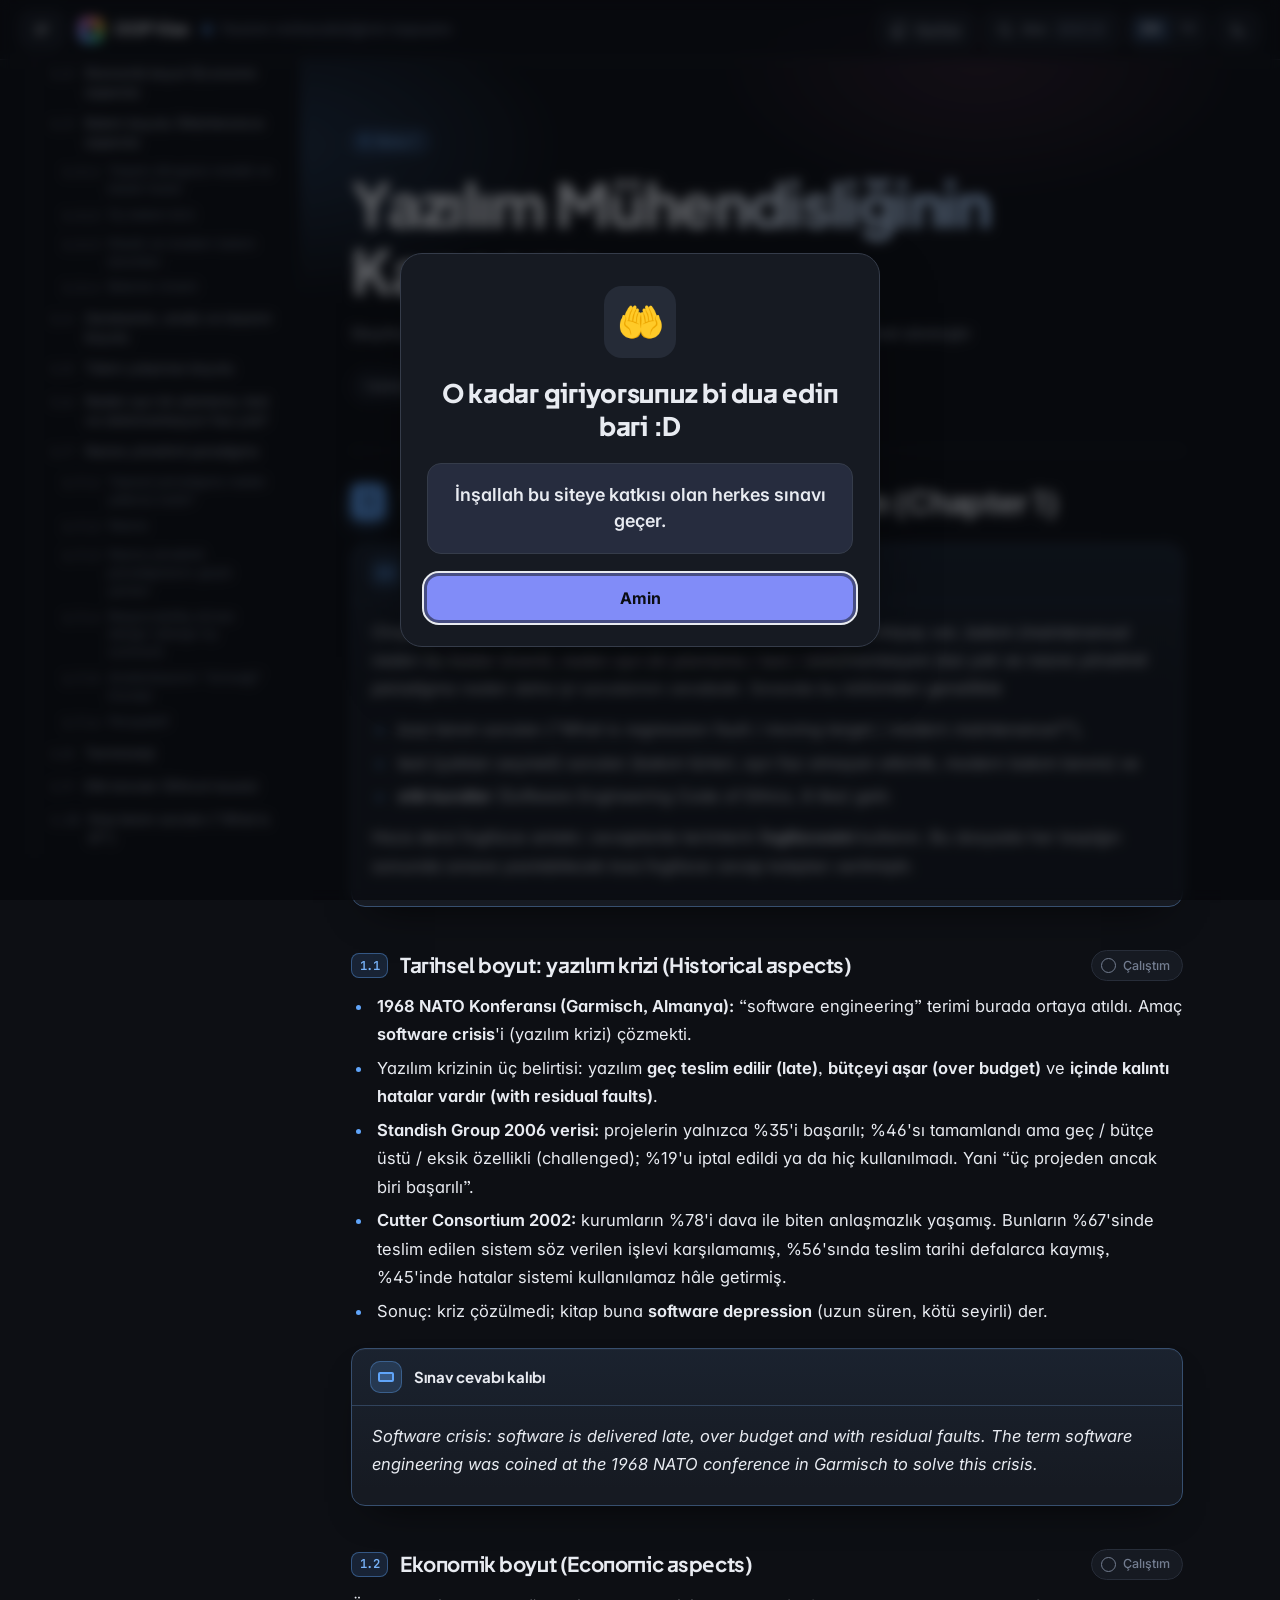
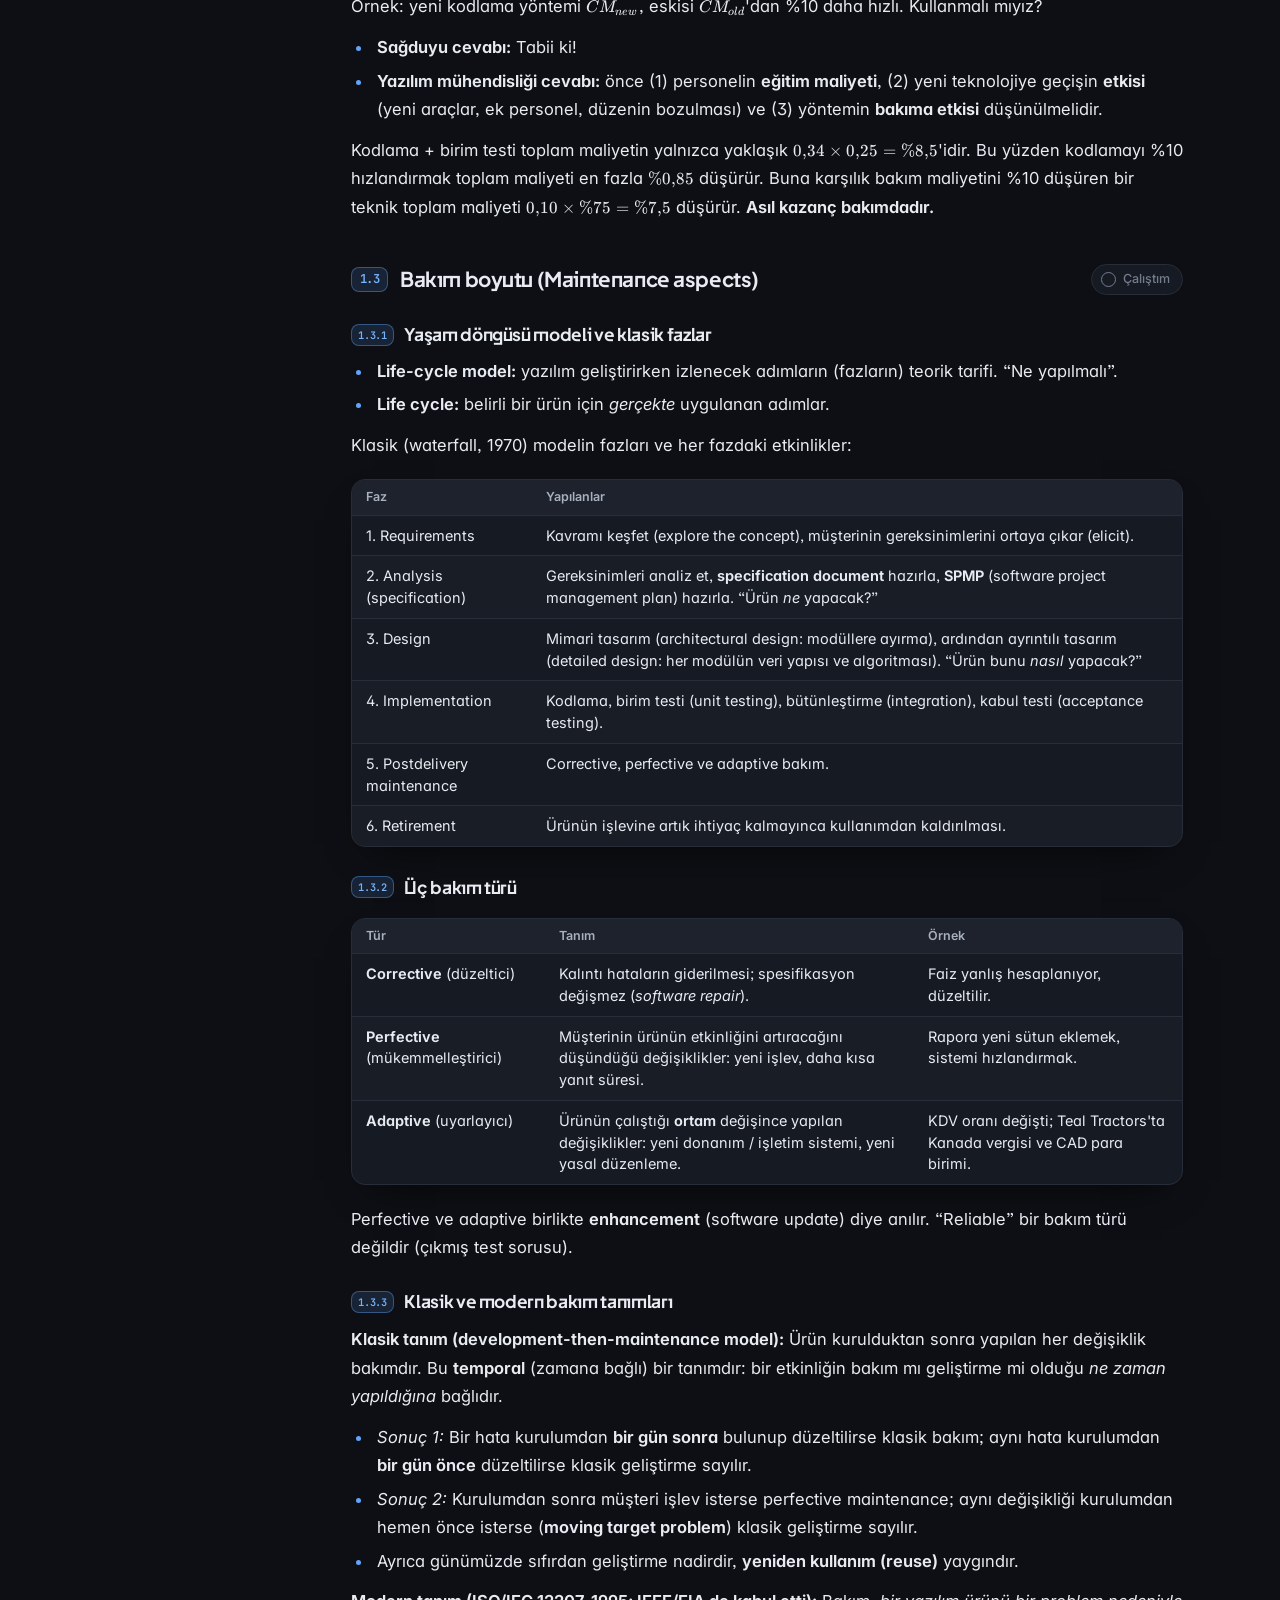
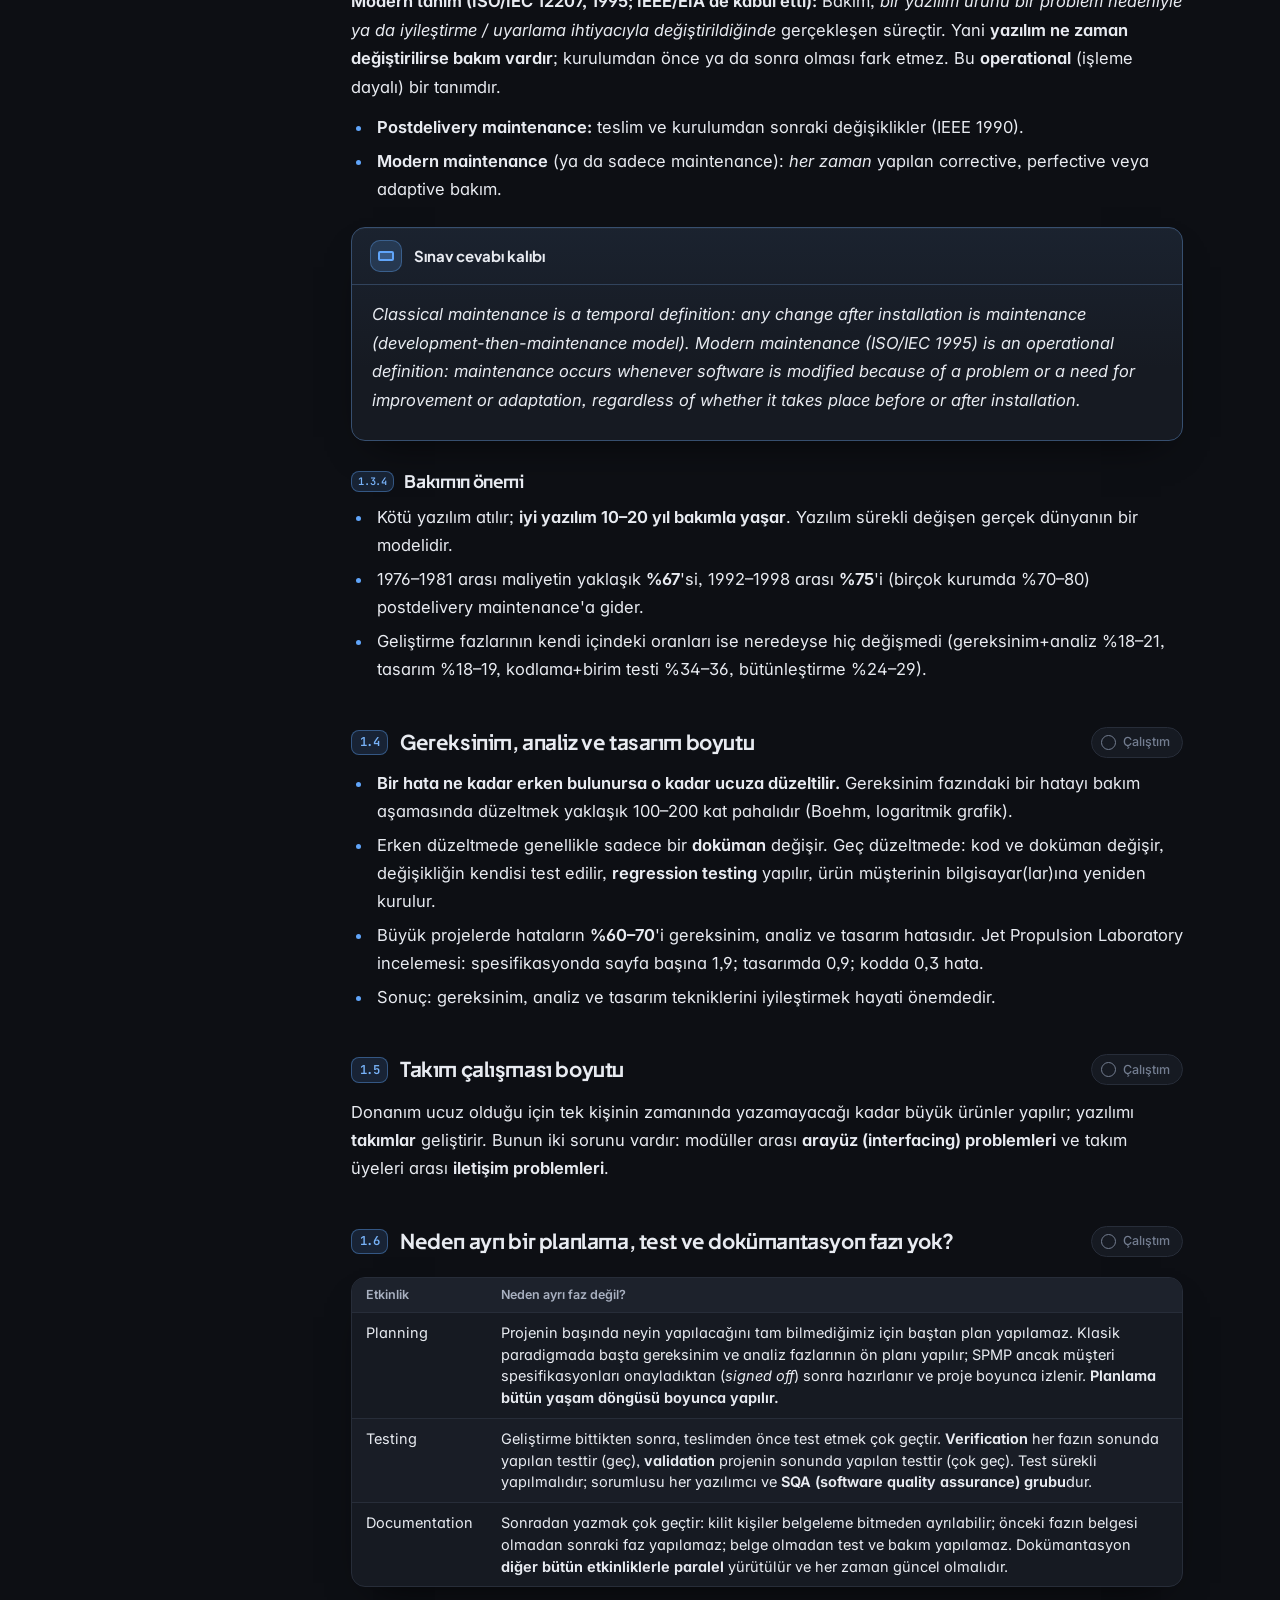
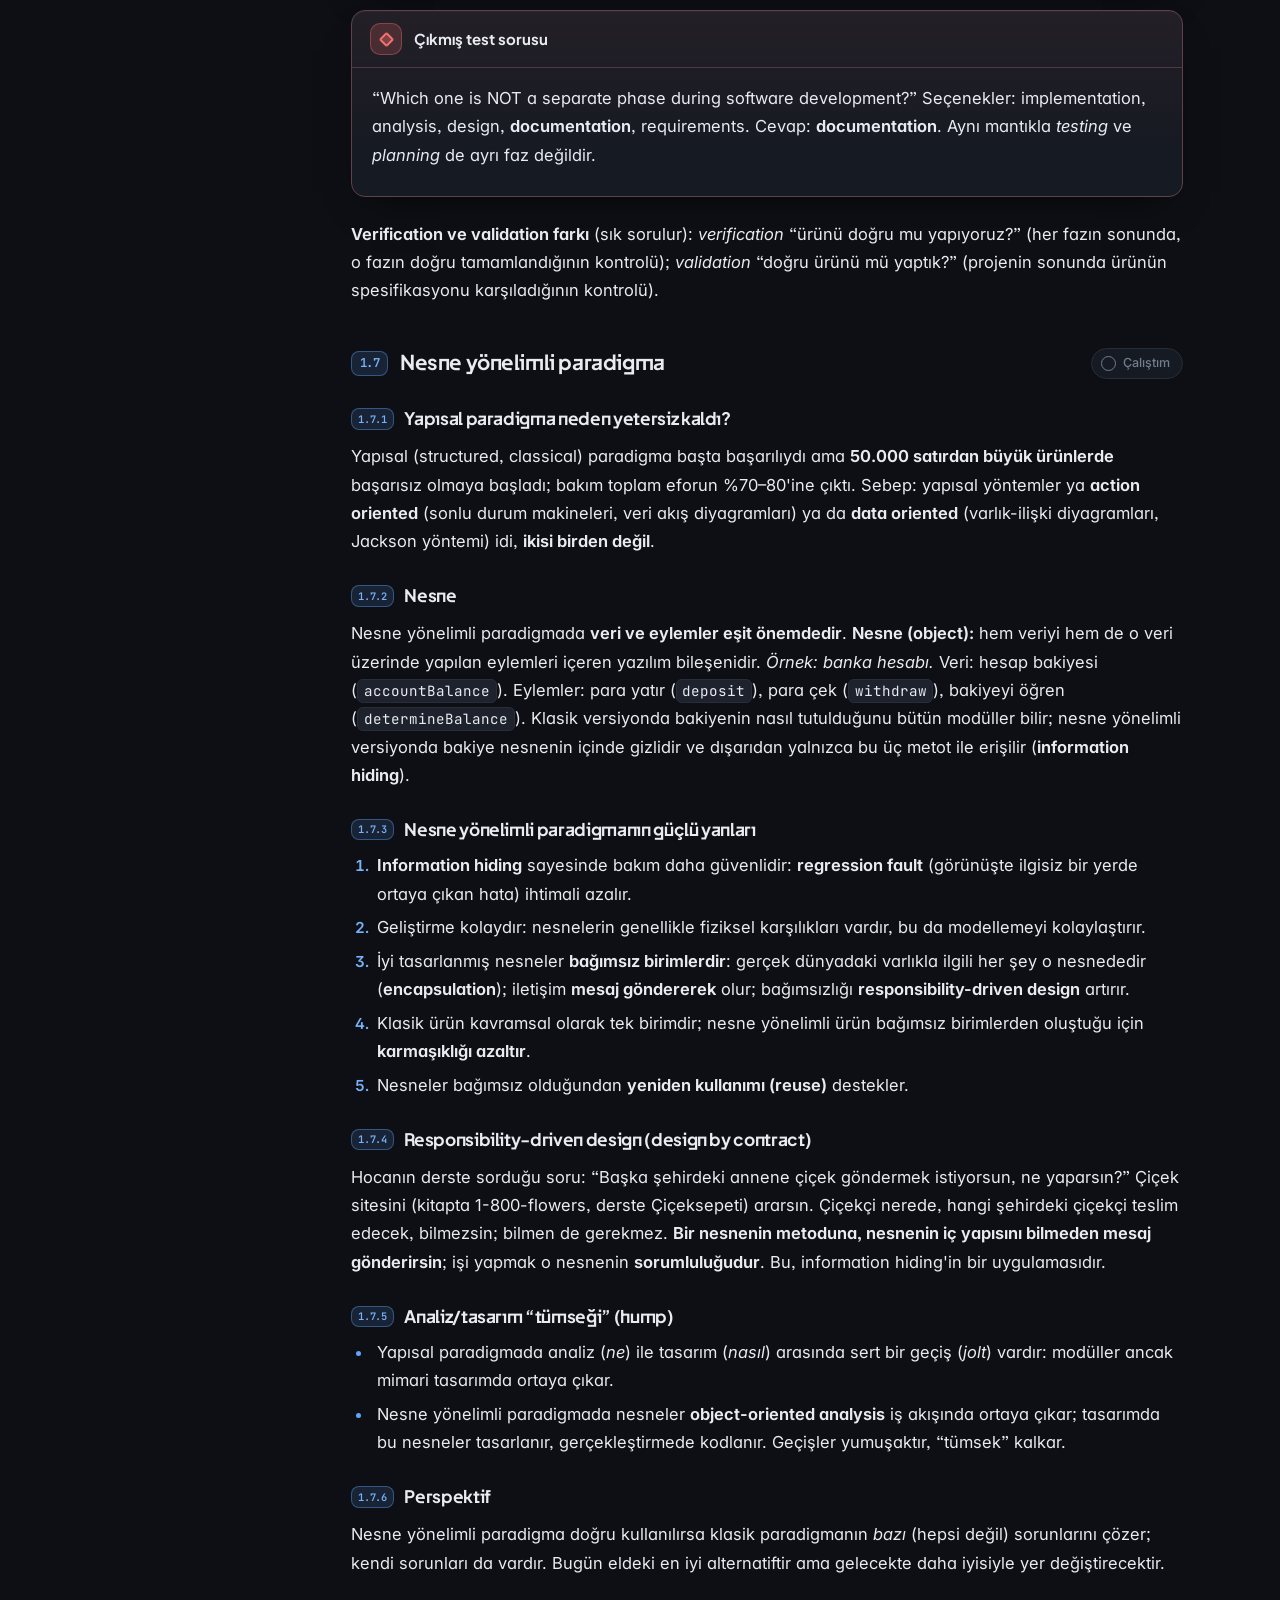
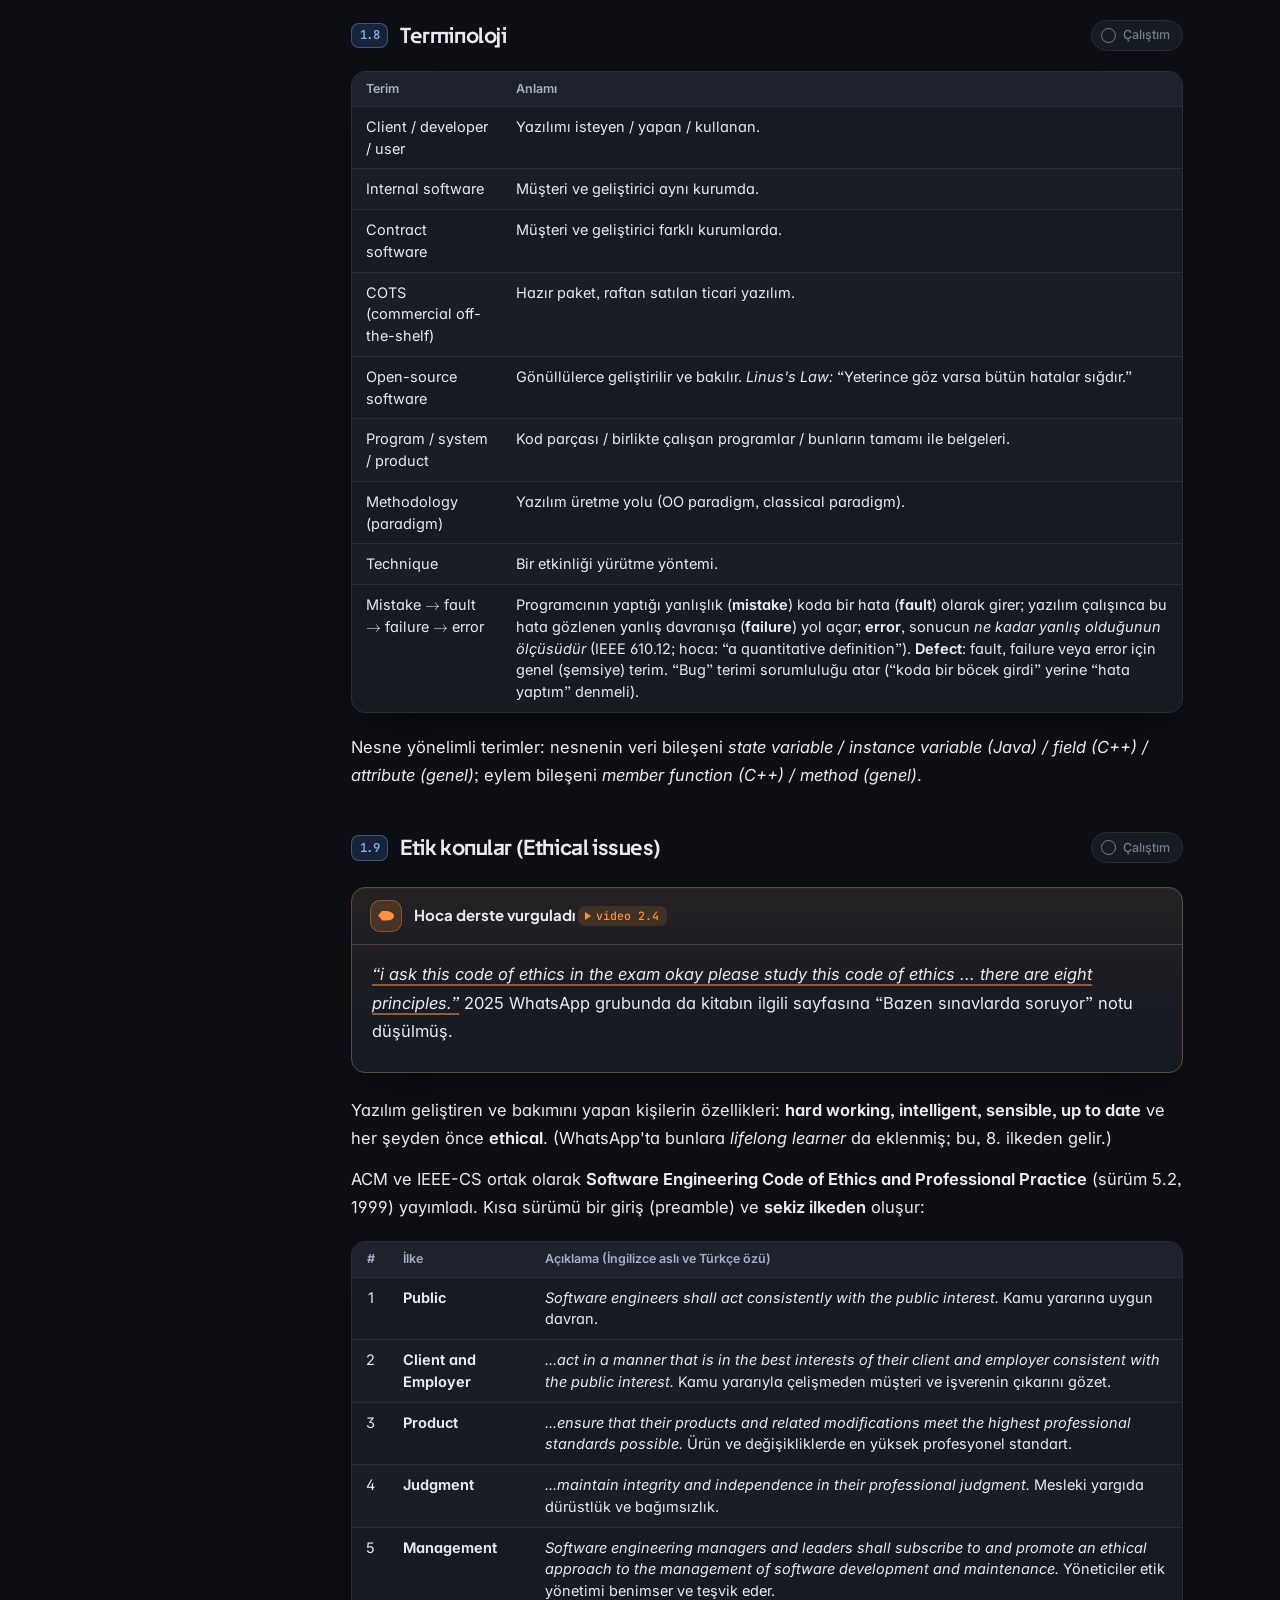
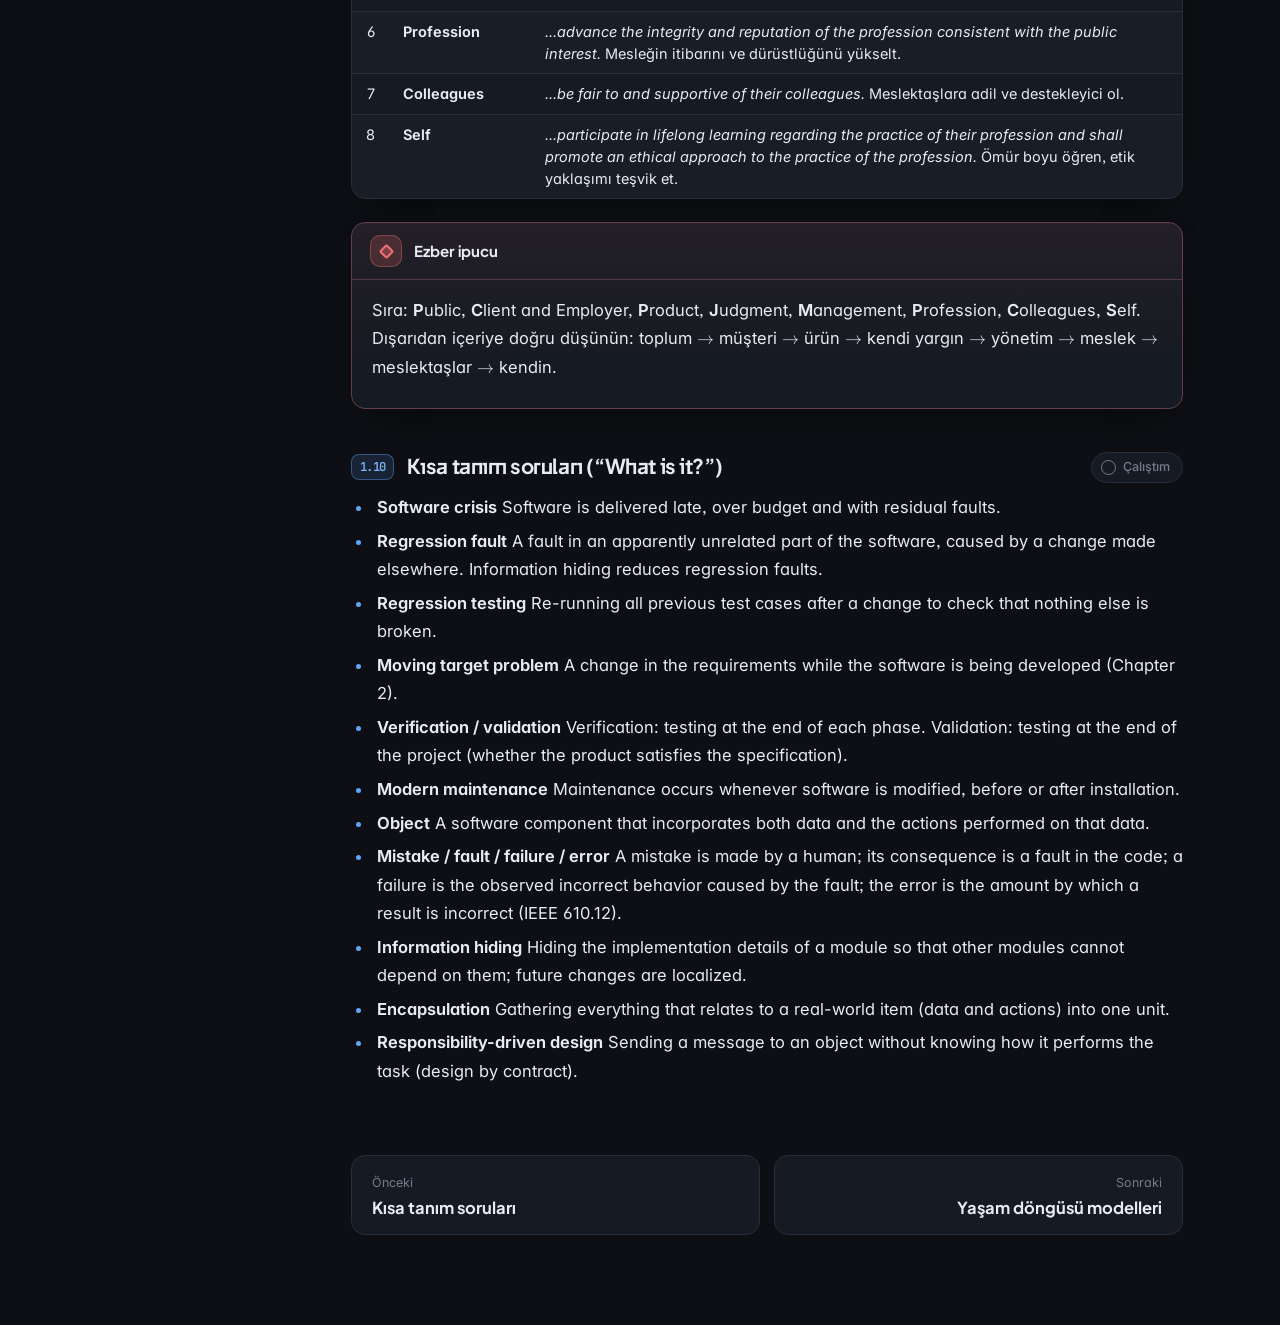
<file: html/konu-01-kapsam.html>
<!doctype html>
<html lang="tr">
<head>
<meta charset="utf-8">
<meta name="viewport" content="width=device-width, initial-scale=1">
<title>Yazılım Mühendisliğinin Kapsamı | OOP Vize</title>
<script>var t='dark',l='en';try{t=localStorage.getItem('oop:theme')||'dark';l=localStorage.getItem('oop:lang')||'en';}catch(e){}document.documentElement.dataset.theme=t;document.documentElement.dataset.lang=l;try{if(localStorage.getItem('oop:toc')==='hidden')document.documentElement.classList.add('toc-hidden');}catch(e){}</script>
<link rel="preconnect" href="https://fonts.googleapis.com"><link rel="preconnect" href="https://fonts.gstatic.com" crossorigin><link href="https://fonts.googleapis.com/css2?family=Inter:ital,opsz,wght@0,14..32,400;0,14..32,500;0,14..32,600;0,14..32,700;1,14..32,400&family=Plus+Jakarta+Sans:wght@600;700;800&family=JetBrains+Mono:wght@400;500;600&display=swap" rel="stylesheet">
<link rel="stylesheet" href="assets/katex/katex.min.css">
<link rel="stylesheet" href="assets/style.css?v=b61c9efa">

</head>
<body class="doc g-konu" data-page="konu-01-kapsam" data-group="konu" data-unit="h3" data-title="Yazılım mühendisliğinin kapsamı" style="--accent:#60A5FA">
<div class="readbar"><span></span></div>
<header class="topbar">
  <button class="tb-btn menu" id="menuBtn" type="button" aria-label="İçindekileri aç / kapat" title="İçindekileri aç / kapat"><span class="ic ic-menu"></span></button>
  <a class="brand" href="../index.html"><span class="brand-dot"></span>OOP Vize</a>
  <span class="crumb">Yazılım mühendisliğinin kapsamı</span>
  <div class="tb-actions">
    <a class="tb-btn" href="kartlar.html#d01" title="Bu konunun flashcard destesi"><span class="ic ic-cards"></span><span class="lbl">Kartlar</span></a>
    <button class="tb-btn sbtn" id="searchBtn" type="button"><span class="ic ic-search"></span><span class="lbl">Ara</span><kbd>Ctrl K</kbd></button>
    <button class="tb-btn lang-btn" id="langBtn" type="button" title="Dili değiştir: İngilizce (sınavda yazılacak) / Türkçe"><span data-l="en">EN</span><span data-l="tr">TR</span></button>
    
    <button class="tb-btn" id="themeBtn" type="button" aria-label="Tema değiştir"><span class="ic ic-theme"></span></button>
  </div>
</header>
<div class="layout">
  <aside class="toc" id="toc">
    <div class="toc-head">
      <div class="toc-top"><span>İçindekiler</span><button class="toc-hide" id="tocHide" type="button" title="İçindekileri gizle" aria-label="İçindekileri gizle"><svg viewBox="0 0 24 24" width="16" height="16" aria-hidden="true"><path d="M11 17l-5-5 5-5M18 17l-5-5 5-5" fill="none" stroke="currentColor" stroke-width="2" stroke-linecap="round" stroke-linejoin="round"/></svg></button></div>
      <span class="toc-prog"><b id="pgDone">0</b>/<b id="pgAll">10</b> başlık çalışıldı</span>
      <span class="meter"><i id="pgBar"></i></span>
    </div>
    <nav><ol class="toc-l"><li class="t2"><a href="#yazilim-muhendisliginin-kapsami-chapter-1"><span class="tn">1</span><span>Yazılım Mühendisliğinin Kapsamı (Chapter 1)</span></a><ol class="toc-s"><li class="t3"><a href="#tarihsel-boyut-yazilim-krizi-historical-aspects"><span class="tn">1.1</span><span>Tarihsel boyut: yazılım krizi (Historical aspects)</span></a></li><li class="t3"><a href="#ekonomik-boyut-economic-aspects"><span class="tn">1.2</span><span>Ekonomik boyut (Economic aspects)</span></a></li><li class="t3"><a href="#bakim-boyutu-maintenance-aspects"><span class="tn">1.3</span><span>Bakım boyutu (Maintenance aspects)</span></a></li><li class="t4"><a href="#yasam-dongusu-modeli-ve-klasik-fazlar"><span class="tn">1.3.1</span><span>Yaşam döngüsü modeli ve klasik fazlar</span></a></li><li class="t4"><a href="#uc-bakim-turu"><span class="tn">1.3.2</span><span>Üç bakım türü</span></a></li><li class="t4"><a href="#klasik-ve-modern-bakim-tanimlari"><span class="tn">1.3.3</span><span>Klasik ve modern bakım tanımları</span></a></li><li class="t4"><a href="#bakimin-onemi"><span class="tn">1.3.4</span><span>Bakımın önemi</span></a></li><li class="t3"><a href="#gereksinim-analiz-ve-tasarim-boyutu"><span class="tn">1.4</span><span>Gereksinim, analiz ve tasarım boyutu</span></a></li><li class="t3"><a href="#takim-calismasi-boyutu"><span class="tn">1.5</span><span>Takım çalışması boyutu</span></a></li><li class="t3"><a href="#neden-ayri-bir-planlama-test-ve-dokumantasyon-fazi-yok"><span class="tn">1.6</span><span>Neden ayrı bir planlama, test ve dokümantasyon fazı yok?</span></a></li><li class="t3"><a href="#nesne-yonelimli-paradigma"><span class="tn">1.7</span><span>Nesne yönelimli paradigma</span></a></li><li class="t4"><a href="#yapisal-paradigma-neden-yetersiz-kaldi"><span class="tn">1.7.1</span><span>Yapısal paradigma neden yetersiz kaldı?</span></a></li><li class="t4"><a href="#nesne"><span class="tn">1.7.2</span><span>Nesne</span></a></li><li class="t4"><a href="#nesne-yonelimli-paradigmanin-guclu-yanlari"><span class="tn">1.7.3</span><span>Nesne yönelimli paradigmanın güçlü yanları</span></a></li><li class="t4"><a href="#responsibility-driven-design-design-by-contract"><span class="tn">1.7.4</span><span>Responsibility-driven design (design by contract)</span></a></li><li class="t4"><a href="#analiz-tasarim-tumsegi-hump"><span class="tn">1.7.5</span><span>Analiz/tasarım “tümseği” (hump)</span></a></li><li class="t4"><a href="#perspektif"><span class="tn">1.7.6</span><span>Perspektif</span></a></li><li class="t3"><a href="#terminoloji"><span class="tn">1.8</span><span>Terminoloji</span></a></li><li class="t3"><a href="#etik-konular-ethical-issues"><span class="tn">1.9</span><span>Etik konular (Ethical issues)</span></a></li><li class="t3"><a href="#kisa-tanim-sorulari-what-is-it"><span class="tn">1.10</span><span>Kısa tanım soruları (“What is it?”)</span></a></li></ol></li></ol></nav>
  </aside>
  <main class="content" id="content">
    <header class="doc-hero">
      <p class="kicker">Konu 1</p>
      <h1><span class="fs-l">Yazılım Mühendisliğinin Kapsamı</span></h1>
      <p class="byline">Slaytlar, ders kitabı (Schach 8e), ders videoları ve WhatsApp grubu temel alınmıştır</p>
      <ul class="chips"><li>1 bölüm</li></ul>
    </header>
    <article class="prose">
<h2 id="yazilim-muhendisliginin-kapsami-chapter-1" class="h"><span class="num">1</span><span class="ht">Yazılım Mühendisliğinin Kapsamı (Chapter 1)</span></h2>
<section class="box box-bilgi"><div class="box-h"><i class="shape s-islem"></i><span class="bt">Bu bölümde ne var, sınavda nasıl çıkıyor?</span></div><div class="box-b"><p>Chapter 1 kitabın giriş bölümüdür: <em>neden yazılım mühendisliğine ihtiyaç var</em>, <em>bakım (maintenance) neden bu kadar önemli</em>, <em>neden ayrı bir planlama / test / dokümantasyon fazı yok</em> ve <em>nesne yönelimli paradigma neden daha iyi</em> sorularının cevabıdır. Sınavda bu bölümden genellikle</p>
<ul class="l"><li>kısa tanım soruları (“What is regression fault / moving target / modern maintenance?”),</li><li>test (çoktan seçmeli) soruları (bakım türleri, ayrı faz olmayan etkinlik, modern bakım tanımı) ve</li><li><strong>etik kurallar</strong> (Software Engineering Code of Ethics, 8 ilke) gelir.</li></ul>
<p>Hoca dersi İngilizce anlatır; cevaplarda terimlerin <strong>İngilizcesini</strong> kullanın. Bu dosyada her başlığın sonunda sınava yazılabilecek kısa İngilizce cevap kalıpları verilmiştir.</p></div></section>
<h3 id="tarihsel-boyut-yazilim-krizi-historical-aspects" class="h"><span class="num">1.1</span><span class="ht">Tarihsel boyut: yazılım krizi (Historical aspects)</span></h3>
<ul class="l"><li><strong>1968 NATO Konferansı (Garmisch, Almanya):</strong> “software engineering” terimi burada ortaya atıldı. Amaç <strong>software crisis</strong>'i (yazılım krizi) çözmekti.</li><li>Yazılım krizinin üç belirtisi: yazılım <strong>geç teslim edilir (late)</strong>, <strong>bütçeyi aşar (over budget)</strong> ve <strong>içinde kalıntı hatalar vardır (with residual faults)</strong>.</li><li><strong>Standish Group 2006 verisi:</strong> projelerin yalnızca %35'i başarılı; %46'sı tamamlandı ama geç / bütçe üstü / eksik özellikli (challenged); %19'u iptal edildi ya da hiç kullanılmadı. Yani “üç projeden ancak biri başarılı”.</li><li><strong>Cutter Consortium 2002:</strong> kurumların %78'i dava ile biten anlaşmazlık yaşamış. Bunların %67'sinde teslim edilen sistem söz verilen işlevi karşılamamış, %56'sında teslim tarihi defalarca kaymış, %45'inde hatalar sistemi kullanılamaz hâle getirmiş.</li><li>Sonuç: kriz çözülmedi; kitap buna <strong>software depression</strong> (uzun süren, kötü seyirli) der.</li></ul>
<section class="box box-bilgi"><div class="box-h"><i class="shape s-islem"></i><span class="bt">Sınav cevabı kalıbı</span></div><div class="box-b"><p><em>Software crisis: software is delivered late, over budget and with residual faults. The term software engineering was coined at the 1968 NATO conference in Garmisch to solve this crisis.</em></p></div></section>
<h3 id="ekonomik-boyut-economic-aspects" class="h"><span class="num">1.2</span><span class="ht">Ekonomik boyut (Economic aspects)</span></h3>
<p>Örnek: yeni kodlama yöntemi <span class="katex"><span class="katex-html" aria-hidden="true"><span class="base"><span class="strut" style="height:0.8333em;vertical-align:-0.15em;"></span><span class="mord mathnormal" style="margin-right:0.07153em;">C</span><span class="mord"><span class="mord mathnormal" style="margin-right:0.10903em;">M</span><span class="msupsub"><span class="vlist-t vlist-t2"><span class="vlist-r"><span class="vlist" style="height:0.1514em;"><span style="top:-2.55em;margin-left:-0.109em;margin-right:0.05em;"><span class="pstrut" style="height:2.7em;"></span><span class="sizing reset-size6 size3 mtight"><span class="mord mtight"><span class="mord mathnormal mtight">n</span><span class="mord mathnormal mtight">e</span><span class="mord mathnormal mtight" style="margin-right:0.02691em;">w</span></span></span></span></span><span class="vlist-s">​</span></span><span class="vlist-r"><span class="vlist" style="height:0.15em;"><span></span></span></span></span></span></span></span></span></span>, eskisi <span class="katex"><span class="katex-html" aria-hidden="true"><span class="base"><span class="strut" style="height:0.8333em;vertical-align:-0.15em;"></span><span class="mord mathnormal" style="margin-right:0.07153em;">C</span><span class="mord"><span class="mord mathnormal" style="margin-right:0.10903em;">M</span><span class="msupsub"><span class="vlist-t vlist-t2"><span class="vlist-r"><span class="vlist" style="height:0.3361em;"><span style="top:-2.55em;margin-left:-0.109em;margin-right:0.05em;"><span class="pstrut" style="height:2.7em;"></span><span class="sizing reset-size6 size3 mtight"><span class="mord mtight"><span class="mord mathnormal mtight">o</span><span class="mord mathnormal mtight" style="margin-right:0.01968em;">l</span><span class="mord mathnormal mtight">d</span></span></span></span></span><span class="vlist-s">​</span></span><span class="vlist-r"><span class="vlist" style="height:0.15em;"><span></span></span></span></span></span></span></span></span></span>'dan %10 daha hızlı. Kullanmalı mıyız?</p>
<ul class="l"><li><strong>Sağduyu cevabı:</strong> Tabii ki!</li><li><strong>Yazılım mühendisliği cevabı:</strong> önce (1) personelin <strong>eğitim maliyeti</strong>, (2) yeni teknolojiye geçişin <strong>etkisi</strong> (yeni araçlar, ek personel, düzenin bozulması) ve (3) yöntemin <strong>bakıma etkisi</strong> düşünülmelidir.</li></ul>
<p>Kodlama + birim testi toplam maliyetin yalnızca yaklaşık <span class="katex"><span class="katex-html" aria-hidden="true"><span class="base"><span class="strut" style="height:0.8389em;vertical-align:-0.1944em;"></span><span class="mord">0</span><span class="mord"><span class="mpunct">,</span></span><span class="mord">34</span><span class="mspace" style="margin-right:0.2222em;"></span><span class="mbin">×</span><span class="mspace" style="margin-right:0.2222em;"></span></span><span class="base"><span class="strut" style="height:0.8389em;vertical-align:-0.1944em;"></span><span class="mord">0</span><span class="mord"><span class="mpunct">,</span></span><span class="mord">25</span><span class="mspace" style="margin-right:0.2778em;"></span><span class="mrel">=</span><span class="mspace" style="margin-right:0.2778em;"></span></span><span class="base"><span class="strut" style="height:0.9444em;vertical-align:-0.1944em;"></span><span class="mord">%8</span><span class="mord"><span class="mpunct">,</span></span><span class="mord">5</span></span></span></span>'idir. Bu yüzden kodlamayı %10 hızlandırmak toplam maliyeti en fazla <span class="katex"><span class="katex-html" aria-hidden="true"><span class="base"><span class="strut" style="height:0.9444em;vertical-align:-0.1944em;"></span><span class="mord">%0</span><span class="mord"><span class="mpunct">,</span></span><span class="mord">85</span></span></span></span> düşürür. Buna karşılık bakım maliyetini %10 düşüren bir teknik toplam maliyeti <span class="katex"><span class="katex-html" aria-hidden="true"><span class="base"><span class="strut" style="height:0.8389em;vertical-align:-0.1944em;"></span><span class="mord">0</span><span class="mord"><span class="mpunct">,</span></span><span class="mord">10</span><span class="mspace" style="margin-right:0.2222em;"></span><span class="mbin">×</span><span class="mspace" style="margin-right:0.2222em;"></span></span><span class="base"><span class="strut" style="height:0.8056em;vertical-align:-0.0556em;"></span><span class="mord">%75</span><span class="mspace" style="margin-right:0.2778em;"></span><span class="mrel">=</span><span class="mspace" style="margin-right:0.2778em;"></span></span><span class="base"><span class="strut" style="height:0.9444em;vertical-align:-0.1944em;"></span><span class="mord">%7</span><span class="mord"><span class="mpunct">,</span></span><span class="mord">5</span></span></span></span> düşürür. <strong>Asıl kazanç bakımdadır.</strong></p>
<h3 id="bakim-boyutu-maintenance-aspects" class="h"><span class="num">1.3</span><span class="ht">Bakım boyutu (Maintenance aspects)</span></h3>
<h4 id="yasam-dongusu-modeli-ve-klasik-fazlar" class="h"><span class="num">1.3.1</span><span class="ht">Yaşam döngüsü modeli ve klasik fazlar</span></h4>
<ul class="l"><li><strong>Life-cycle model:</strong> yazılım geliştirirken izlenecek adımların (fazların) teorik tarifi. “Ne yapılmalı”.</li><li><strong>Life cycle:</strong> belirli bir ürün için <em>gerçekte</em> uygulanan adımlar.</li></ul>
<p>Klasik (waterfall, 1970) modelin fazları ve her fazdaki etkinlikler:</p>
<div class="center"><div class="tbl-wrap"><table class="tbl"><thead><tr><th>Faz</th><th>Yapılanlar</th></tr></thead><tbody><tr><td>1. Requirements</td><td>Kavramı keşfet (explore the concept), müşterinin gereksinimlerini ortaya çıkar (elicit).</td></tr><tr><td>2. Analysis (specification)</td><td>Gereksinimleri analiz et, <strong>specification document</strong> hazırla, <strong>SPMP</strong> (software project management plan) hazırla. “Ürün <em>ne</em> yapacak?”</td></tr><tr><td>3. Design</td><td>Mimari tasarım (architectural design: modüllere ayırma), ardından ayrıntılı tasarım (detailed design: her modülün veri yapısı ve algoritması). “Ürün bunu <em>nasıl</em> yapacak?”</td></tr><tr><td>4. Implementation</td><td>Kodlama, birim testi (unit testing), bütünleştirme (integration), kabul testi (acceptance testing).</td></tr><tr><td>5. Postdelivery maintenance</td><td>Corrective, perfective ve adaptive bakım.</td></tr><tr><td>6. Retirement</td><td>Ürünün işlevine artık ihtiyaç kalmayınca kullanımdan kaldırılması.</td></tr></tbody></table></div></div>
<h4 id="uc-bakim-turu" class="h"><span class="num">1.3.2</span><span class="ht">Üç bakım türü</span></h4>
<div class="center"><div class="tbl-wrap"><table class="tbl"><thead><tr><th>Tür</th><th>Tanım</th><th>Örnek</th></tr></thead><tbody><tr><td><strong>Corrective</strong> (düzeltici)</td><td>Kalıntı hataların giderilmesi; spesifikasyon değişmez (<em>software repair</em>).</td><td>Faiz yanlış hesaplanıyor, düzeltilir.</td></tr><tr><td><strong>Perfective</strong> (mükemmelleştirici)</td><td>Müşterinin ürünün etkinliğini artıracağını düşündüğü değişiklikler: yeni işlev, daha kısa yanıt süresi.</td><td>Rapora yeni sütun eklemek, sistemi hızlandırmak.</td></tr><tr><td><strong>Adaptive</strong> (uyarlayıcı)</td><td>Ürünün çalıştığı <strong>ortam</strong> değişince yapılan değişiklikler: yeni donanım / işletim sistemi, yeni yasal düzenleme.</td><td>KDV oranı değişti; Teal Tractors'ta Kanada vergisi ve CAD para birimi.</td></tr></tbody></table></div></div>
<p>Perfective ve adaptive birlikte <strong>enhancement</strong> (software update) diye anılır. “Reliable” bir bakım türü değildir (çıkmış test sorusu).</p>
<h4 id="klasik-ve-modern-bakim-tanimlari" class="h"><span class="num">1.3.3</span><span class="ht">Klasik ve modern bakım tanımları</span></h4>
<p><strong>Klasik tanım (development-then-maintenance model):</strong> Ürün kurulduktan sonra yapılan her değişiklik bakımdır. Bu <strong>temporal</strong> (zamana bağlı) bir tanımdır: bir etkinliğin bakım mı geliştirme mi olduğu <em>ne zaman yapıldığına</em> bağlıdır.</p>
<ul class="l"><li><em>Sonuç 1:</em> Bir hata kurulumdan <strong>bir gün sonra</strong> bulunup düzeltilirse klasik bakım; aynı hata kurulumdan <strong>bir gün önce</strong> düzeltilirse klasik geliştirme sayılır.</li><li><em>Sonuç 2:</em> Kurulumdan sonra müşteri işlev isterse perfective maintenance; aynı değişikliği kurulumdan hemen önce isterse (<strong>moving target problem</strong>) klasik geliştirme sayılır.</li><li>Ayrıca günümüzde sıfırdan geliştirme nadirdir, <strong>yeniden kullanım (reuse)</strong> yaygındır.</li></ul>
<p><strong>Modern tanım (ISO/IEC 12207, 1995; IEEE/EIA de kabul etti):</strong> Bakım, <em>bir yazılım ürünü bir problem nedeniyle ya da iyileştirme / uyarlama ihtiyacıyla değiştirildiğinde</em> gerçekleşen süreçtir. Yani <strong>yazılım ne zaman değiştirilirse bakım vardır</strong>; kurulumdan önce ya da sonra olması fark etmez. Bu <strong>operational</strong> (işleme dayalı) bir tanımdır.</p>
<ul class="l"><li><strong>Postdelivery maintenance:</strong> teslim ve kurulumdan sonraki değişiklikler (IEEE 1990).</li><li><strong>Modern maintenance</strong> (ya da sadece maintenance): <em>her zaman</em> yapılan corrective, perfective veya adaptive bakım.</li></ul>
<section class="box box-bilgi"><div class="box-h"><i class="shape s-islem"></i><span class="bt">Sınav cevabı kalıbı</span></div><div class="box-b"><p><em>Classical maintenance is a temporal definition: any change after installation is maintenance (development-then-maintenance model). Modern maintenance (ISO/IEC 1995) is an operational definition: maintenance occurs whenever software is modified because of a problem or a need for improvement or adaptation, regardless of whether it takes place before or after installation.</em></p></div></section>
<h4 id="bakimin-onemi" class="h"><span class="num">1.3.4</span><span class="ht">Bakımın önemi</span></h4>
<ul class="l"><li>Kötü yazılım atılır; <strong>iyi yazılım 10–20 yıl bakımla yaşar</strong>. Yazılım sürekli değişen gerçek dünyanın bir modelidir.</li><li>1976–1981 arası maliyetin yaklaşık <strong>%67</strong>'si, 1992–1998 arası <strong>%75</strong>'i (birçok kurumda %70–80) postdelivery maintenance'a gider.</li><li>Geliştirme fazlarının kendi içindeki oranları ise neredeyse hiç değişmedi (gereksinim+analiz %18–21, tasarım %18–19, kodlama+birim testi %34–36, bütünleştirme %24–29).</li></ul>
<h3 id="gereksinim-analiz-ve-tasarim-boyutu" class="h"><span class="num">1.4</span><span class="ht">Gereksinim, analiz ve tasarım boyutu</span></h3>
<ul class="l"><li><strong>Bir hata ne kadar erken bulunursa o kadar ucuza düzeltilir.</strong> Gereksinim fazındaki bir hatayı bakım aşamasında düzeltmek yaklaşık 100–200 kat pahalıdır (Boehm, logaritmik grafik).</li><li>Erken düzeltmede genellikle sadece bir <strong>doküman</strong> değişir. Geç düzeltmede: kod ve doküman değişir, değişikliğin kendisi test edilir, <strong>regression testing</strong> yapılır, ürün müşterinin bilgisayar(lar)ına yeniden kurulur.</li><li>Büyük projelerde hataların <strong>%60–70</strong>'i gereksinim, analiz ve tasarım hatasıdır. Jet Propulsion Laboratory incelemesi: spesifikasyonda sayfa başına 1,9; tasarımda 0,9; kodda 0,3 hata.</li><li>Sonuç: gereksinim, analiz ve tasarım tekniklerini iyileştirmek hayati önemdedir.</li></ul>
<h3 id="takim-calismasi-boyutu" class="h"><span class="num">1.5</span><span class="ht">Takım çalışması boyutu</span></h3>
<p>Donanım ucuz olduğu için tek kişinin zamanında yazamayacağı kadar büyük ürünler yapılır; yazılımı <strong>takımlar</strong> geliştirir. Bunun iki sorunu vardır: modüller arası <strong>arayüz (interfacing) problemleri</strong> ve takım üyeleri arası <strong>iletişim problemleri</strong>.</p>
<h3 id="neden-ayri-bir-planlama-test-ve-dokumantasyon-fazi-yok" class="h"><span class="num">1.6</span><span class="ht">Neden ayrı bir planlama, test ve dokümantasyon fazı yok?</span></h3>
<div class="center"><div class="tbl-wrap"><table class="tbl"><thead><tr><th>Etkinlik</th><th>Neden ayrı faz değil?</th></tr></thead><tbody><tr><td>Planning</td><td>Projenin başında neyin yapılacağını tam bilmediğimiz için baştan plan yapılamaz. Klasik paradigmada başta gereksinim ve analiz fazlarının ön planı yapılır; SPMP ancak müşteri spesifikasyonları onayladıktan (<em>signed off</em>) sonra hazırlanır ve proje boyunca izlenir. <strong>Planlama bütün yaşam döngüsü boyunca yapılır.</strong></td></tr><tr><td>Testing</td><td>Geliştirme bittikten sonra, teslimden önce test etmek çok geçtir. <strong>Verification</strong> her fazın sonunda yapılan testtir (geç), <strong>validation</strong> projenin sonunda yapılan testtir (çok geç). Test sürekli yapılmalıdır; sorumlusu her yazılımcı ve <strong>SQA (software quality assurance) grubu</strong>dur.</td></tr><tr><td>Documentation</td><td>Sonradan yazmak çok geçtir: kilit kişiler belgeleme bitmeden ayrılabilir; önceki fazın belgesi olmadan sonraki faz yapılamaz; belge olmadan test ve bakım yapılamaz. Dokümantasyon <strong>diğer bütün etkinliklerle paralel</strong> yürütülür ve her zaman güncel olmalıdır.</td></tr></tbody></table></div></div>
<section class="box box-dikkat"><div class="box-h"><i class="shape s-karar"></i><span class="bt">Çıkmış test sorusu</span></div><div class="box-b"><p>“Which one is NOT a separate phase during software development?” Seçenekler: implementation, analysis, design, <strong>documentation</strong>, requirements. Cevap: <strong>documentation</strong>. Aynı mantıkla <em>testing</em> ve <em>planning</em> de ayrı faz değildir.</p></div></section>
<p><strong>Verification ve validation farkı</strong> (sık sorulur): <em>verification</em> “ürünü doğru mu yapıyoruz?” (her fazın sonunda, o fazın doğru tamamlandığının kontrolü); <em>validation</em> “doğru ürünü mü yaptık?” (projenin sonunda ürünün spesifikasyonu karşıladığının kontrolü).</p>
<h3 id="nesne-yonelimli-paradigma" class="h"><span class="num">1.7</span><span class="ht">Nesne yönelimli paradigma</span></h3>
<h4 id="yapisal-paradigma-neden-yetersiz-kaldi" class="h"><span class="num">1.7.1</span><span class="ht">Yapısal paradigma neden yetersiz kaldı?</span></h4>
<p>Yapısal (structured, classical) paradigma başta başarılıydı ama <strong>50.000 satırdan büyük ürünlerde</strong> başarısız olmaya başladı; bakım toplam eforun %70–80'ine çıktı. Sebep: yapısal yöntemler ya <strong>action oriented</strong> (sonlu durum makineleri, veri akış diyagramları) ya da <strong>data oriented</strong> (varlık-ilişki diyagramları, Jackson yöntemi) idi, <strong>ikisi birden değil</strong>.</p>
<h4 id="nesne" class="h"><span class="num">1.7.2</span><span class="ht">Nesne</span></h4>
<p>Nesne yönelimli paradigmada <strong>veri ve eylemler eşit önemdedir</strong>. <strong>Nesne (object):</strong> hem veriyi hem de o veri üzerinde yapılan eylemleri içeren yazılım bileşenidir. <em>Örnek: banka hesabı.</em> Veri: hesap bakiyesi (<code class="tt">accountBalance</code>). Eylemler: para yatır (<code class="tt">deposit</code>), para çek (<code class="tt">withdraw</code>), bakiyeyi öğren (<code class="tt">determineBalance</code>). Klasik versiyonda bakiyenin nasıl tutulduğunu bütün modüller bilir; nesne yönelimli versiyonda bakiye nesnenin içinde gizlidir ve dışarıdan yalnızca bu üç metot ile erişilir (<strong>information hiding</strong>).</p>
<h4 id="nesne-yonelimli-paradigmanin-guclu-yanlari" class="h"><span class="num">1.7.3</span><span class="ht">Nesne yönelimli paradigmanın güçlü yanları</span></h4>
<ol class="l"><li><strong>Information hiding</strong> sayesinde bakım daha güvenlidir: <strong>regression fault</strong> (görünüşte ilgisiz bir yerde ortaya çıkan hata) ihtimali azalır.</li><li>Geliştirme kolaydır: nesnelerin genellikle fiziksel karşılıkları vardır, bu da modellemeyi kolaylaştırır.</li><li>İyi tasarlanmış nesneler <strong>bağımsız birimlerdir</strong>: gerçek dünyadaki varlıkla ilgili her şey o nesnededir (<strong>encapsulation</strong>); iletişim <strong>mesaj göndererek</strong> olur; bağımsızlığı <strong>responsibility-driven design</strong> artırır.</li><li>Klasik ürün kavramsal olarak tek birimdir; nesne yönelimli ürün bağımsız birimlerden oluştuğu için <strong>karmaşıklığı azaltır</strong>.</li><li>Nesneler bağımsız olduğundan <strong>yeniden kullanımı (reuse)</strong> destekler.</li></ol>
<h4 id="responsibility-driven-design-design-by-contract" class="h"><span class="num">1.7.4</span><span class="ht">Responsibility-driven design (design by contract)</span></h4>
<p>Hocanın derste sorduğu soru: “Başka şehirdeki annene çiçek göndermek istiyorsun, ne yaparsın?” Çiçek sitesini (kitapta 1-800-flowers, derste Çiçeksepeti) ararsın. Çiçekçi nerede, hangi şehirdeki çiçekçi teslim edecek, bilmezsin; bilmen de gerekmez. <strong>Bir nesnenin metoduna, nesnenin iç yapısını bilmeden mesaj gönderirsin</strong>; işi yapmak o nesnenin <strong>sorumluluğudur</strong>. Bu, information hiding'in bir uygulamasıdır.</p>
<h4 id="analiz-tasarim-tumsegi-hump" class="h"><span class="num">1.7.5</span><span class="ht">Analiz/tasarım “tümseği” (hump)</span></h4>
<ul class="l"><li>Yapısal paradigmada analiz (<em>ne</em>) ile tasarım (<em>nasıl</em>) arasında sert bir geçiş (<em>jolt</em>) vardır: modüller ancak mimari tasarımda ortaya çıkar.</li><li>Nesne yönelimli paradigmada nesneler <strong>object-oriented analysis</strong> iş akışında ortaya çıkar; tasarımda bu nesneler tasarlanır, gerçekleştirmede kodlanır. Geçişler yumuşaktır, “tümsek” kalkar.</li></ul>
<h4 id="perspektif" class="h"><span class="num">1.7.6</span><span class="ht">Perspektif</span></h4>
<p>Nesne yönelimli paradigma doğru kullanılırsa klasik paradigmanın <em>bazı</em> (hepsi değil) sorunlarını çözer; kendi sorunları da vardır. Bugün eldeki en iyi alternatiftir ama gelecekte daha iyisiyle yer değiştirecektir.</p>
<h3 id="terminoloji" class="h"><span class="num">1.8</span><span class="ht">Terminoloji</span></h3>
<div class="center"><div class="tbl-wrap"><table class="tbl"><thead><tr><th>Terim</th><th>Anlamı</th></tr></thead><tbody><tr><td>Client / developer / user</td><td>Yazılımı isteyen / yapan / kullanan.</td></tr><tr><td>Internal software</td><td>Müşteri ve geliştirici aynı kurumda.</td></tr><tr><td>Contract software</td><td>Müşteri ve geliştirici farklı kurumlarda.</td></tr><tr><td>COTS (commercial off-the-shelf)</td><td>Hazır paket, raftan satılan ticari yazılım.</td></tr><tr><td>Open-source software</td><td>Gönüllülerce geliştirilir ve bakılır. <em>Linus's Law:</em> “Yeterince göz varsa bütün hatalar sığdır.”</td></tr><tr><td>Program / system / product</td><td>Kod parçası / birlikte çalışan programlar / bunların tamamı ile belgeleri.</td></tr><tr><td>Methodology (paradigm)</td><td>Yazılım üretme yolu (OO paradigm, classical paradigm).</td></tr><tr><td>Technique</td><td>Bir etkinliği yürütme yöntemi.</td></tr><tr><td>Mistake <span class="katex"><span class="katex-html" aria-hidden="true"><span class="base"><span class="strut" style="height:0.3669em;"></span><span class="mrel">→</span></span></span></span> fault <span class="katex"><span class="katex-html" aria-hidden="true"><span class="base"><span class="strut" style="height:0.3669em;"></span><span class="mrel">→</span></span></span></span> failure <span class="katex"><span class="katex-html" aria-hidden="true"><span class="base"><span class="strut" style="height:0.3669em;"></span><span class="mrel">→</span></span></span></span> error</td><td>Programcının yaptığı yanlışlık (<strong>mistake</strong>) koda bir hata (<strong>fault</strong>) olarak girer; yazılım çalışınca bu hata gözlenen yanlış davranışa (<strong>failure</strong>) yol açar; <strong>error</strong>, sonucun <em>ne kadar yanlış olduğunun ölçüsüdür</em> (IEEE 610.12; hoca: “a quantitative definition”). <strong>Defect</strong>: fault, failure veya error için genel (şemsiye) terim. “Bug” terimi sorumluluğu atar (“koda bir böcek girdi” yerine “hata yaptım” denmeli).</td></tr></tbody></table></div></div>
<p>Nesne yönelimli terimler: nesnenin veri bileşeni <em>state variable / instance variable (Java) / field (C++) / attribute (genel)</em>; eylem bileşeni <em>member function (C++) / method (genel)</em>.</p>
<h3 id="etik-konular-ethical-issues" class="h"><span class="num">1.9</span><span class="ht">Etik konular (Ethical issues)</span></h3>
<section class="box box-hoca"><div class="box-h"><i class="shape s-ekran"></i><span class="bt">Hoca derste vurguladı <span class="zd" title="Ders videosu ve dakikası">video 2.4</span></span></div><div class="box-b"><p><q class="alinti">i ask this code of ethics in the exam okay please study this code of ethics ... there are eight principles.</q> 2025 WhatsApp grubunda da kitabın ilgili sayfasına “Bazen sınavlarda soruyor” notu düşülmüş.</p></div></section>
<p>Yazılım geliştiren ve bakımını yapan kişilerin özellikleri: <strong>hard working, intelligent, sensible, up to date</strong> ve her şeyden önce <strong>ethical</strong>. (WhatsApp'ta bunlara <em>lifelong learner</em> da eklenmiş; bu, 8. ilkeden gelir.)</p>
<p>ACM ve IEEE-CS ortak olarak <strong>Software Engineering Code of Ethics and Professional Practice</strong> (sürüm 5.2, 1999) yayımladı. Kısa sürümü bir giriş (preamble) ve <strong>sekiz ilkeden</strong> oluşur:</p>
<div class="center"><div class="tbl-wrap"><table class="tbl"><thead><tr><th class="ac">#</th><th>İlke</th><th>Açıklama (İngilizce aslı ve Türkçe özü)</th></tr></thead><tbody><tr><td class="ac">1</td><td><strong>Public</strong></td><td><em>Software engineers shall act consistently with the public interest.</em> Kamu yararına uygun davran.</td></tr><tr><td class="ac">2</td><td><strong>Client and Employer</strong></td><td><em>...act in a manner that is in the best interests of their client and employer consistent with the public interest.</em> Kamu yararıyla çelişmeden müşteri ve işverenin çıkarını gözet.</td></tr><tr><td class="ac">3</td><td><strong>Product</strong></td><td><em>...ensure that their products and related modifications meet the highest professional standards possible.</em> Ürün ve değişikliklerde en yüksek profesyonel standart.</td></tr><tr><td class="ac">4</td><td><strong>Judgment</strong></td><td><em>...maintain integrity and independence in their professional judgment.</em> Mesleki yargıda dürüstlük ve bağımsızlık.</td></tr><tr><td class="ac">5</td><td><strong>Management</strong></td><td><em>Software engineering managers and leaders shall subscribe to and promote an ethical approach to the management of software development and maintenance.</em> Yöneticiler etik yönetimi benimser ve teşvik eder.</td></tr><tr><td class="ac">6</td><td><strong>Profession</strong></td><td><em>...advance the integrity and reputation of the profession consistent with the public interest.</em> Mesleğin itibarını ve dürüstlüğünü yükselt.</td></tr><tr><td class="ac">7</td><td><strong>Colleagues</strong></td><td><em>...be fair to and supportive of their colleagues.</em> Meslektaşlara adil ve destekleyici ol.</td></tr><tr><td class="ac">8</td><td><strong>Self</strong></td><td><em>...participate in lifelong learning regarding the practice of their profession and shall promote an ethical approach to the practice of the profession.</em> Ömür boyu öğren, etik yaklaşımı teşvik et.</td></tr></tbody></table></div></div>
<section class="box box-dikkat"><div class="box-h"><i class="shape s-karar"></i><span class="bt">Ezber ipucu</span></div><div class="box-b"><p>Sıra: <strong>P</strong>ublic, <strong>C</strong>lient and Employer, <strong>P</strong>roduct, <strong>J</strong>udgment, <strong>M</strong>anagement, <strong>P</strong>rofession, <strong>C</strong>olleagues, <strong>S</strong>elf. Dışarıdan içeriye doğru düşünün: toplum <span class="katex"><span class="katex-html" aria-hidden="true"><span class="base"><span class="strut" style="height:0.3669em;"></span><span class="mrel">→</span></span></span></span> müşteri <span class="katex"><span class="katex-html" aria-hidden="true"><span class="base"><span class="strut" style="height:0.3669em;"></span><span class="mrel">→</span></span></span></span> ürün <span class="katex"><span class="katex-html" aria-hidden="true"><span class="base"><span class="strut" style="height:0.3669em;"></span><span class="mrel">→</span></span></span></span> kendi yargın <span class="katex"><span class="katex-html" aria-hidden="true"><span class="base"><span class="strut" style="height:0.3669em;"></span><span class="mrel">→</span></span></span></span> yönetim <span class="katex"><span class="katex-html" aria-hidden="true"><span class="base"><span class="strut" style="height:0.3669em;"></span><span class="mrel">→</span></span></span></span> meslek <span class="katex"><span class="katex-html" aria-hidden="true"><span class="base"><span class="strut" style="height:0.3669em;"></span><span class="mrel">→</span></span></span></span> meslektaşlar <span class="katex"><span class="katex-html" aria-hidden="true"><span class="base"><span class="strut" style="height:0.3669em;"></span><span class="mrel">→</span></span></span></span> kendin.</p></div></section>
<h3 id="kisa-tanim-sorulari-what-is-it" class="h"><span class="num">1.10</span><span class="ht">Kısa tanım soruları (“What is it?”)</span></h3>
<ul class="l"><li><strong class="lab">Software crisis</strong> <span class="lang-en">Software is delivered late, over budget and with residual faults.</span><span class="lang-tr" lang="tr">(Yazılım krizi) Yazılımın geç, bütçeyi aşarak ve içinde kalıntı hatalarla teslim edilmesi.</span></li><li><strong class="lab">Regression fault</strong> <span class="lang-en">A fault in an apparently unrelated part of the software, caused by a change made elsewhere. Information hiding reduces regression faults.</span><span class="lang-tr" lang="tr">(Regresyon hatası) Başka bir yerde yapılan değişiklik yüzünden yazılımın görünüşte ilgisiz bir bölümünde ortaya çıkan hata. Information hiding regresyon hatalarını azaltır.</span></li><li><strong class="lab">Regression testing</strong> <span class="lang-en">Re-running all previous test cases after a change to check that nothing else is broken.</span><span class="lang-tr" lang="tr">(Regresyon testi) Bir değişiklikten sonra başka bir şeyin bozulmadığını görmek için önceki bütün test durumlarının yeniden çalıştırılması.</span></li><li><strong class="lab">Moving target problem</strong> <span class="lang-en">A change in the requirements while the software is being developed (Chapter 2).</span><span class="lang-tr" lang="tr">(Hareketli hedef problemi) Yazılım geliştirilirken gereksinimlerin değişmesi (Chapter 2).</span></li><li><strong class="lab">Verification / validation</strong> <span class="lang-en">Verification: testing at the end of each phase. Validation: testing at the end of the project (whether the product satisfies the specification).</span><span class="lang-tr" lang="tr">(Doğrulama / geçerleme) Verification: her fazın sonunda yapılan test. Validation: projenin sonunda yapılan test (ürün spesifikasyonu karşılıyor mu).</span></li><li><strong class="lab">Modern maintenance</strong> <span class="lang-en">Maintenance occurs whenever software is modified, before or after installation.</span><span class="lang-tr" lang="tr">(Modern bakım) Yazılım ne zaman değiştirilirse bakım vardır; kurulumdan önce ya da sonra olması fark etmez.</span></li><li><strong class="lab">Object</strong> <span class="lang-en">A software component that incorporates both data and the actions performed on that data.</span><span class="lang-tr" lang="tr">(Nesne) Hem veriyi hem de o veri üzerinde yapılan eylemleri içeren yazılım bileşeni.</span></li><li><strong class="lab">Mistake / fault / failure / error</strong> <span class="lang-en">A mistake is made by a human; its consequence is a fault in the code; a failure is the observed incorrect behavior caused by the fault; the error is the amount by which a result is incorrect (IEEE 610.12).</span><span class="lang-tr" lang="tr">İnsan bir yanlışlık (mistake) yapar; bunun sonucu kodda bir hatadır (fault); failure, hatanın yol açtığı gözlenen yanlış davranıştır; error, sonucun ne kadar yanlış olduğunun ölçüsüdür (IEEE 610.12).</span></li><li><strong class="lab">Information hiding</strong> <span class="lang-en">Hiding the implementation details of a module so that other modules cannot depend on them; future changes are localized.</span><span class="lang-tr" lang="tr">(Bilgi gizleme) Bir modülün gerçekleştirme ayrıntılarının, diğer modüller onlara bağımlı olamayacak şekilde gizlenmesi; gelecekteki değişiklikler yerel kalır.</span></li><li><strong class="lab">Encapsulation</strong> <span class="lang-en">Gathering everything that relates to a real-world item (data and actions) into one unit.</span><span class="lang-tr" lang="tr">(Kapsülleme) Gerçek dünyadaki bir varlıkla ilgili her şeyin (veri ve eylemler) tek bir birimde toplanması.</span></li><li><strong class="lab">Responsibility-driven design</strong> <span class="lang-en">Sending a message to an object without knowing how it performs the task (design by contract).</span><span class="lang-tr" lang="tr">(Sorumluluk güdümlü tasarım) Bir nesneye, işi nasıl yaptığını bilmeden mesaj göndermek (design by contract).</span></li></ul>
    </article>
    <nav class="pager"><a class="pg prev" href="kisa-tanimlar.html"><small>Önceki</small><span>Kısa tanım soruları</span></a><a class="pg next" href="konu-02-yasam-dongusu.html"><small>Sonraki</small><span>Yaşam döngüsü modelleri</span></a></nav>
  </main>
</div>
<div class="lightbox" id="lightbox" hidden>
  <div class="lb-bar"><button type="button" data-z="-1" aria-label="Uzaklaştır">−</button><button type="button" data-z="0">Sığdır</button><button type="button" data-z="1" aria-label="Yakınlaştır">+</button><button type="button" data-z="x" aria-label="Kapat">✕</button></div>
  <div class="lb-stage"><div class="lb-frame"><img alt=""></div></div>
</div>
<div class="search" id="search" hidden>
  <div class="search-panel" role="dialog" aria-label="Arama">
    <input type="search" id="searchIn" placeholder="Konu ya da terim ara (ör. stamp coupling, inception, SPMP)" autocomplete="off">
    <ol id="searchOut"></ol>
    <p class="search-hint">Yukarı/aşağı ok ile seç, Enter ile git, Esc ile kapat.</p>
  </div>
</div>
<script src="assets/search-index.js?v=814b0bdf"></script>
<script src="assets/app.js?v=c35fbe9f"></script>

</body>
</html>
</file>
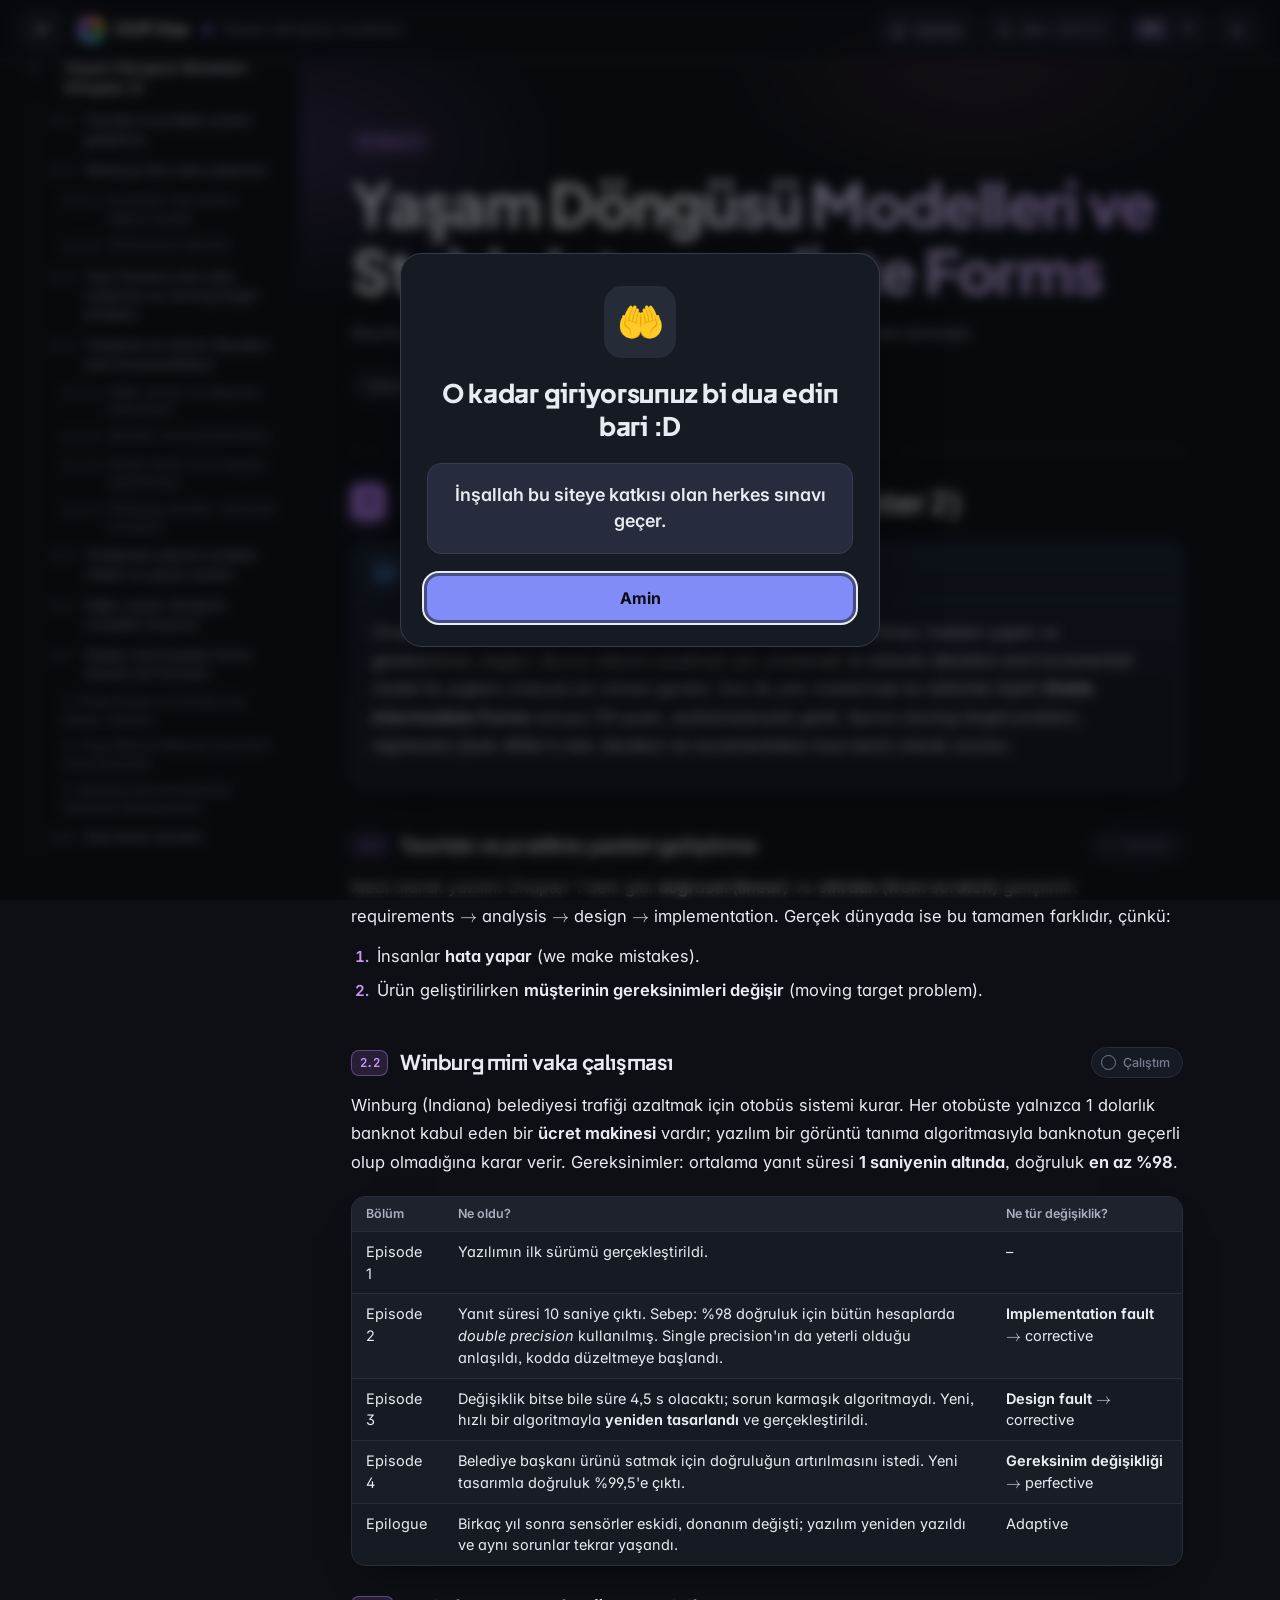
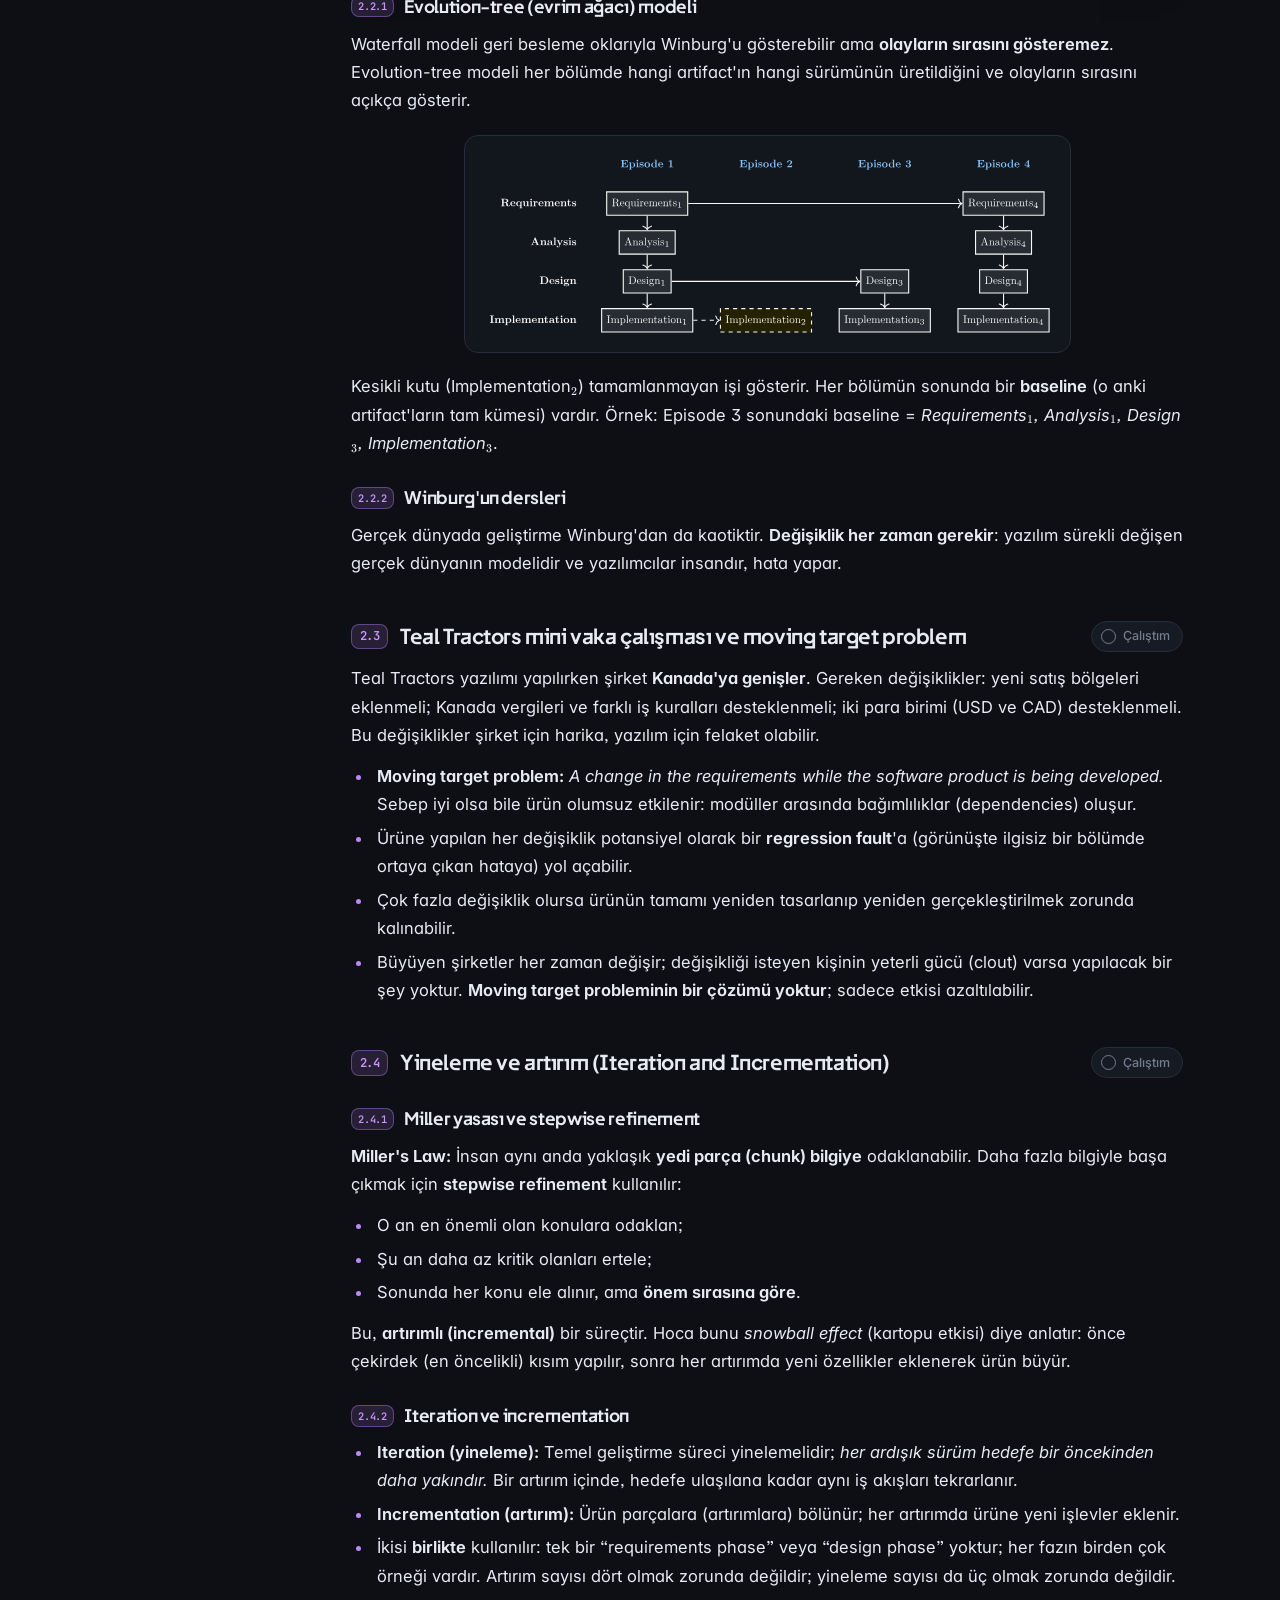
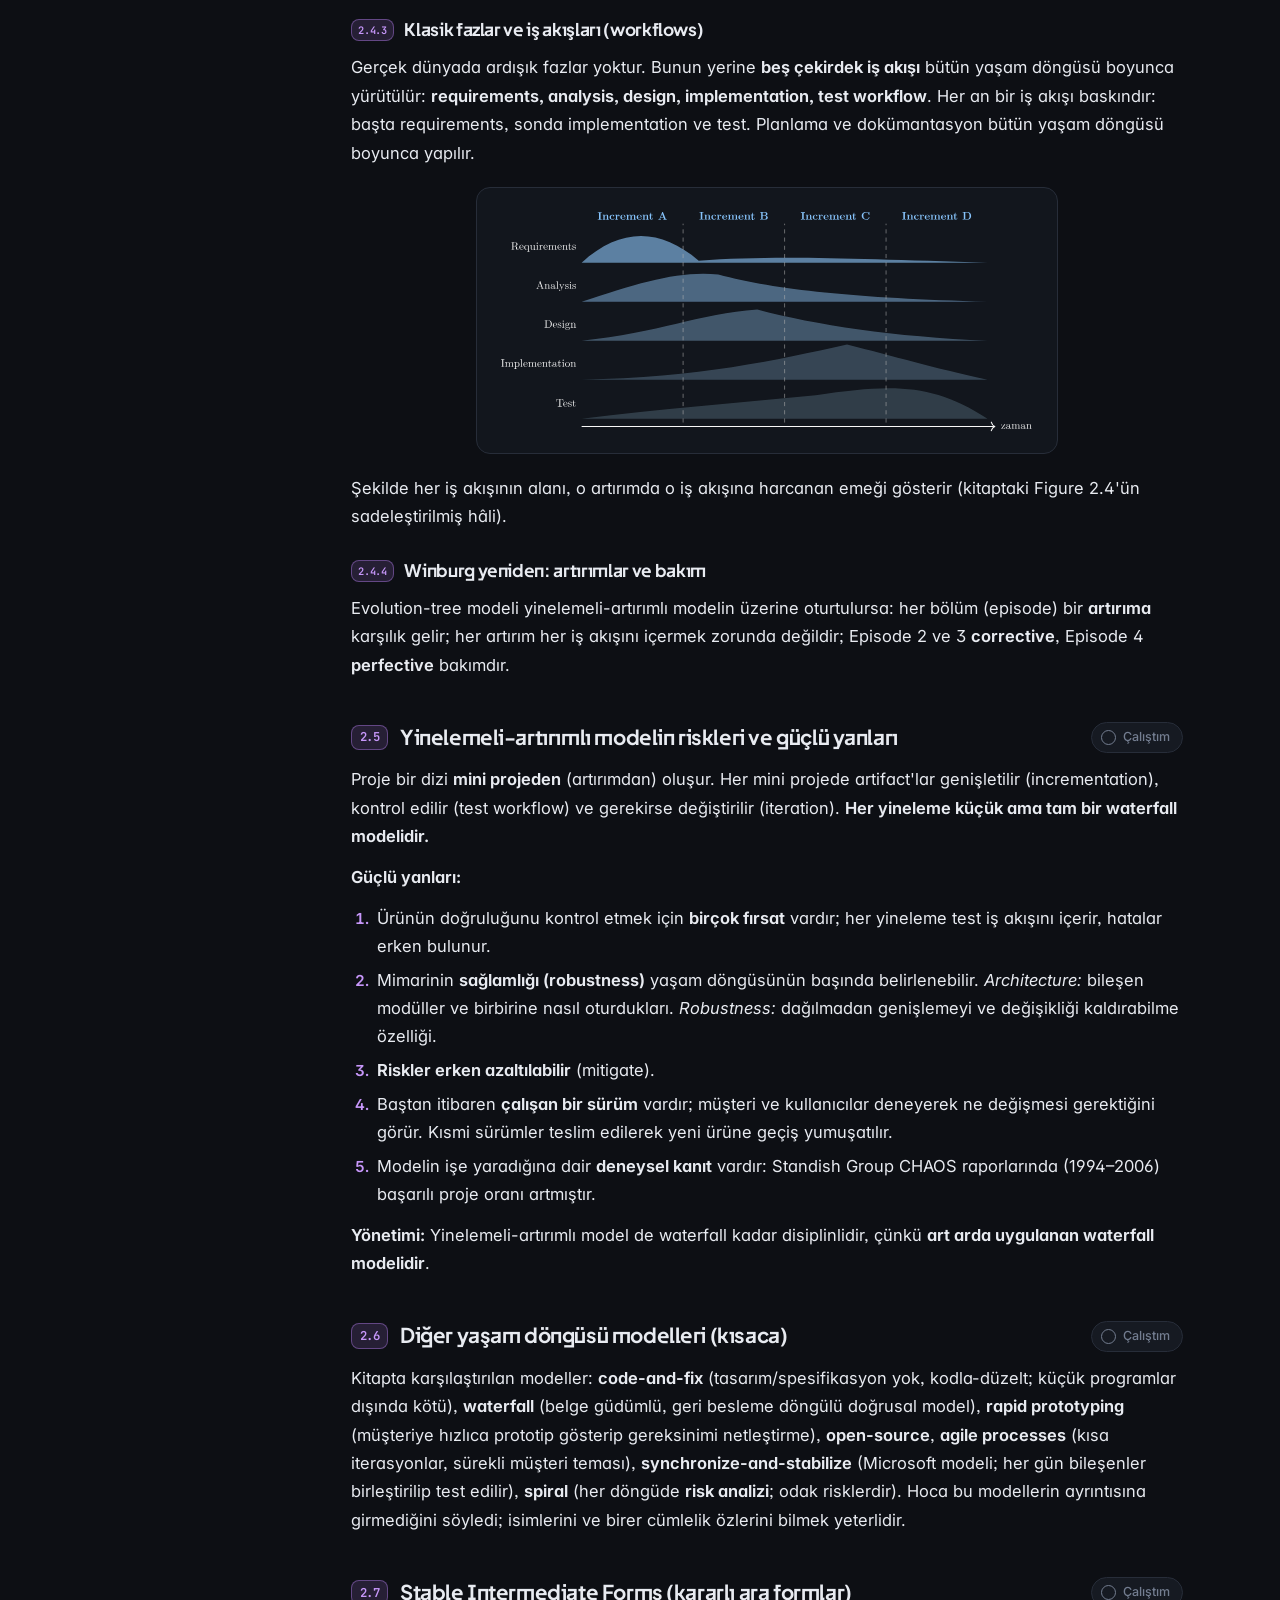
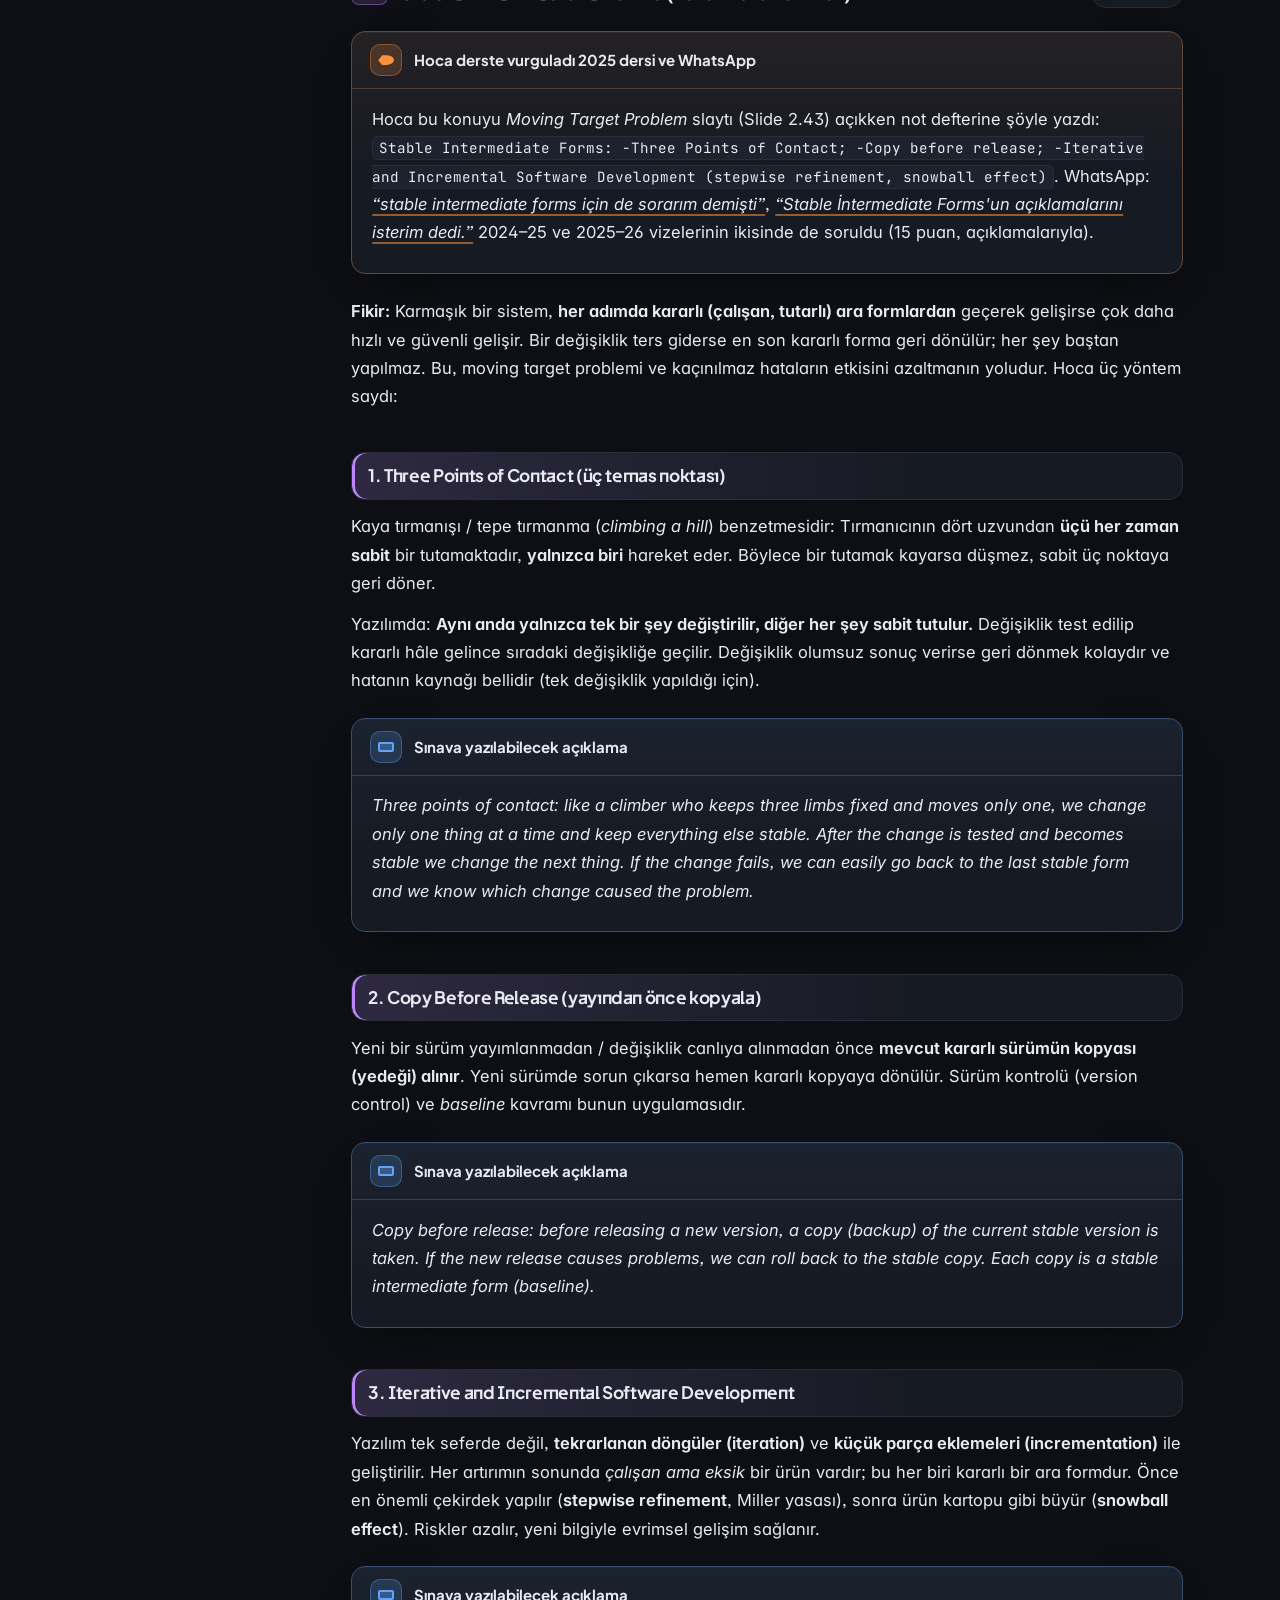
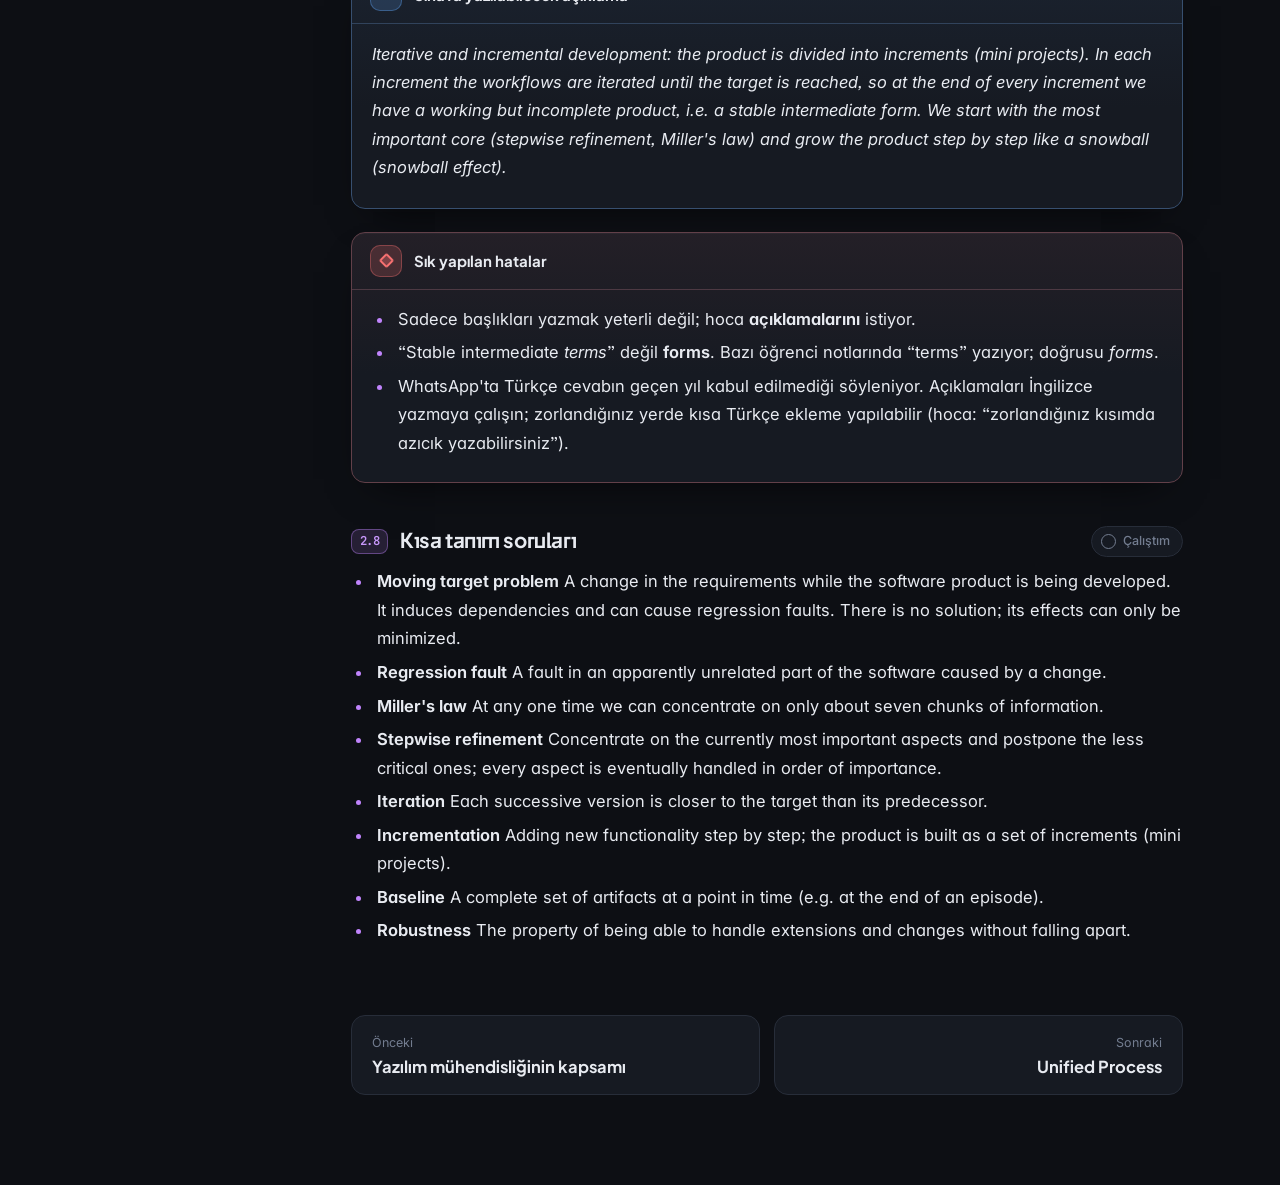
<file: html/konu-02-yasam-dongusu.html>
<!doctype html>
<html lang="tr">
<head>
<meta charset="utf-8">
<meta name="viewport" content="width=device-width, initial-scale=1">
<title>Yaşam Döngüsü Modelleri ve Stable Intermediate Forms | OOP Vize</title>
<script>var t='dark',l='en';try{t=localStorage.getItem('oop:theme')||'dark';l=localStorage.getItem('oop:lang')||'en';}catch(e){}document.documentElement.dataset.theme=t;document.documentElement.dataset.lang=l;try{if(localStorage.getItem('oop:toc')==='hidden')document.documentElement.classList.add('toc-hidden');}catch(e){}</script>
<link rel="preconnect" href="https://fonts.googleapis.com"><link rel="preconnect" href="https://fonts.gstatic.com" crossorigin><link href="https://fonts.googleapis.com/css2?family=Inter:ital,opsz,wght@0,14..32,400;0,14..32,500;0,14..32,600;0,14..32,700;1,14..32,400&family=Plus+Jakarta+Sans:wght@600;700;800&family=JetBrains+Mono:wght@400;500;600&display=swap" rel="stylesheet">
<link rel="stylesheet" href="assets/katex/katex.min.css">
<link rel="stylesheet" href="assets/style.css?v=b61c9efa">

</head>
<body class="doc g-konu" data-page="konu-02-yasam-dongusu" data-group="konu" data-unit="h3" data-title="Yaşam döngüsü modelleri" style="--accent:#C084FC">
<div class="readbar"><span></span></div>
<header class="topbar">
  <button class="tb-btn menu" id="menuBtn" type="button" aria-label="İçindekileri aç / kapat" title="İçindekileri aç / kapat"><span class="ic ic-menu"></span></button>
  <a class="brand" href="../index.html"><span class="brand-dot"></span>OOP Vize</a>
  <span class="crumb">Yaşam döngüsü modelleri</span>
  <div class="tb-actions">
    <a class="tb-btn" href="kartlar.html#d02" title="Bu konunun flashcard destesi"><span class="ic ic-cards"></span><span class="lbl">Kartlar</span></a>
    <button class="tb-btn sbtn" id="searchBtn" type="button"><span class="ic ic-search"></span><span class="lbl">Ara</span><kbd>Ctrl K</kbd></button>
    <button class="tb-btn lang-btn" id="langBtn" type="button" title="Dili değiştir: İngilizce (sınavda yazılacak) / Türkçe"><span data-l="en">EN</span><span data-l="tr">TR</span></button>
    
    <button class="tb-btn" id="themeBtn" type="button" aria-label="Tema değiştir"><span class="ic ic-theme"></span></button>
  </div>
</header>
<div class="layout">
  <aside class="toc" id="toc">
    <div class="toc-head">
      <div class="toc-top"><span>İçindekiler</span><button class="toc-hide" id="tocHide" type="button" title="İçindekileri gizle" aria-label="İçindekileri gizle"><svg viewBox="0 0 24 24" width="16" height="16" aria-hidden="true"><path d="M11 17l-5-5 5-5M18 17l-5-5 5-5" fill="none" stroke="currentColor" stroke-width="2" stroke-linecap="round" stroke-linejoin="round"/></svg></button></div>
      <span class="toc-prog"><b id="pgDone">0</b>/<b id="pgAll">8</b> başlık çalışıldı</span>
      <span class="meter"><i id="pgBar"></i></span>
    </div>
    <nav><ol class="toc-l"><li class="t2"><a href="#yasam-dongusu-modelleri-chapter-2"><span class="tn">2</span><span>Yaşam Döngüsü Modelleri (Chapter 2)</span></a><ol class="toc-s"><li class="t3"><a href="#teoride-ve-pratikte-yazilim-gelistirme"><span class="tn">2.1</span><span>Teoride ve pratikte yazılım geliştirme</span></a></li><li class="t3"><a href="#winburg-mini-vaka-calismasi"><span class="tn">2.2</span><span>Winburg mini vaka çalışması</span></a></li><li class="t4"><a href="#evolution-tree-evrim-agaci-modeli"><span class="tn">2.2.1</span><span>Evolution-tree (evrim ağacı) modeli</span></a></li><li class="t4"><a href="#winburg-un-dersleri"><span class="tn">2.2.2</span><span>Winburg'un dersleri</span></a></li><li class="t3"><a href="#teal-tractors-mini-vaka-calismasi-ve-moving-target-problem"><span class="tn">2.3</span><span>Teal Tractors mini vaka çalışması ve moving target problem</span></a></li><li class="t3"><a href="#yineleme-ve-artirim-iteration-and-incrementation"><span class="tn">2.4</span><span>Yineleme ve artırım (Iteration and Incrementation)</span></a></li><li class="t4"><a href="#miller-yasasi-ve-stepwise-refinement"><span class="tn">2.4.1</span><span>Miller yasası ve stepwise refinement</span></a></li><li class="t4"><a href="#iteration-ve-incrementation"><span class="tn">2.4.2</span><span>Iteration ve incrementation</span></a></li><li class="t4"><a href="#klasik-fazlar-ve-is-akislari-workflows"><span class="tn">2.4.3</span><span>Klasik fazlar ve iş akışları (workflows)</span></a></li><li class="t4"><a href="#winburg-yeniden-artirimlar-ve-bakim"><span class="tn">2.4.4</span><span>Winburg yeniden: artırımlar ve bakım</span></a></li><li class="t3"><a href="#yinelemeli-artirimli-modelin-riskleri-ve-guclu-yanlari"><span class="tn">2.5</span><span>Yinelemeli-artırımlı modelin riskleri ve güçlü yanları</span></a></li><li class="t3"><a href="#diger-yasam-dongusu-modelleri-kisaca"><span class="tn">2.6</span><span>Diğer yaşam döngüsü modelleri (kısaca)</span></a></li><li class="t3"><a href="#stable-intermediate-forms-kararli-ara-formlar"><span class="tn">2.7</span><span>Stable Intermediate Forms (kararlı ara formlar)</span></a></li><li class="t4"><a href="#kart-1-three-points-of-contact-uc-temas-noktasi"><span class="tn"></span><span>1. Three Points of Contact (üç temas noktası)</span></a></li><li class="t4"><a href="#kart-2-copy-before-release-yayindan-once-kopyala"><span class="tn"></span><span>2. Copy Before Release (yayından önce kopyala)</span></a></li><li class="t4"><a href="#kart-3-iterative-and-incremental-software-development"><span class="tn"></span><span>3. Iterative and Incremental Software Development</span></a></li><li class="t3"><a href="#kisa-tanim-sorulari"><span class="tn">2.8</span><span>Kısa tanım soruları</span></a></li></ol></li></ol></nav>
  </aside>
  <main class="content" id="content">
    <header class="doc-hero">
      <p class="kicker">Konu 2</p>
      <h1><span class="fs-l">Yaşam Döngüsü Modelleri ve Stable Intermediate Forms</span></h1>
      <p class="byline">Slaytlar, ders kitabı (Schach 8e), ders videoları ve WhatsApp grubu temel alınmıştır</p>
      <ul class="chips"><li>1 bölüm</li><li>2 diyagram</li></ul>
    </header>
    <article class="prose">
<h2 id="yasam-dongusu-modelleri-chapter-2" class="h"><span class="num">2</span><span class="ht">Yaşam Döngüsü Modelleri (Chapter 2)</span></h2>
<section class="box box-bilgi"><div class="box-h"><i class="shape s-islem"></i><span class="bt">Bu bölümün sınavdaki yeri</span></div><div class="box-b"><p>Chapter 2'nin özü şudur: <em>gerçek hayatta yazılım doğrusal geliştirilmez; hatalar yapılır ve gereksinimler değişir. Bunun etkisini azaltmak için yinelemeli ve artırımlı (iterative and incremental) model ile sağlam (robust) bir mimari gerekir.</em> Son iki yılın vizelerinde bu bölümle ilişkili <strong>Stable Intermediate Forms</strong> sorusu (15 puan, açıklamalarıyla) geldi. Ayrıca <em>moving target problem</em>, <em>regression fault</em>, <em>Miller's law</em>, <em>iteration</em> ve <em>incrementation</em> kısa tanım olarak sorulur.</p></div></section>
<h3 id="teoride-ve-pratikte-yazilim-gelistirme" class="h"><span class="num">2.1</span><span class="ht">Teoride ve pratikte yazılım geliştirme</span></h3>
<p>İdeal olarak yazılım Chapter 1'deki gibi <strong>doğrusal (linear)</strong> ve <strong>sıfırdan (from scratch)</strong> geliştirilir: requirements <span class="katex"><span class="katex-html" aria-hidden="true"><span class="base"><span class="strut" style="height:0.3669em;"></span><span class="mrel">→</span></span></span></span> analysis <span class="katex"><span class="katex-html" aria-hidden="true"><span class="base"><span class="strut" style="height:0.3669em;"></span><span class="mrel">→</span></span></span></span> design <span class="katex"><span class="katex-html" aria-hidden="true"><span class="base"><span class="strut" style="height:0.3669em;"></span><span class="mrel">→</span></span></span></span> implementation. Gerçek dünyada ise bu tamamen farklıdır, çünkü:</p>
<ol class="l"><li>İnsanlar <strong>hata yapar</strong> (we make mistakes).</li><li>Ürün geliştirilirken <strong>müşterinin gereksinimleri değişir</strong> (moving target problem).</li></ol>
<h3 id="winburg-mini-vaka-calismasi" class="h"><span class="num">2.2</span><span class="ht">Winburg mini vaka çalışması</span></h3>
<p>Winburg (Indiana) belediyesi trafiği azaltmak için otobüs sistemi kurar. Her otobüste yalnızca 1 dolarlık banknot kabul eden bir <strong>ücret makinesi</strong> vardır; yazılım bir görüntü tanıma algoritmasıyla banknotun geçerli olup olmadığına karar verir. Gereksinimler: ortalama yanıt süresi <strong>1 saniyenin altında</strong>, doğruluk <strong>en az %98</strong>.</p>
<div class="center"><div class="tbl-wrap"><table class="tbl"><thead><tr><th>Bölüm</th><th>Ne oldu?</th><th>Ne tür değişiklik?</th></tr></thead><tbody><tr><td>Episode 1</td><td>Yazılımın ilk sürümü gerçekleştirildi.</td><td>–</td></tr><tr><td>Episode 2</td><td>Yanıt süresi 10 saniye çıktı. Sebep: %98 doğruluk için bütün hesaplarda <em>double precision</em> kullanılmış. Single precision'ın da yeterli olduğu anlaşıldı, kodda düzeltmeye başlandı.</td><td><strong>Implementation fault</strong> <span class="katex"><span class="katex-html" aria-hidden="true"><span class="base"><span class="strut" style="height:0.3669em;"></span><span class="mrel">→</span></span></span></span> corrective</td></tr><tr><td>Episode 3</td><td>Değişiklik bitse bile süre 4,5 s olacaktı; sorun karmaşık algoritmaydı. Yeni, hızlı bir algoritmayla <strong>yeniden tasarlandı</strong> ve gerçekleştirildi.</td><td><strong>Design fault</strong> <span class="katex"><span class="katex-html" aria-hidden="true"><span class="base"><span class="strut" style="height:0.3669em;"></span><span class="mrel">→</span></span></span></span> corrective</td></tr><tr><td>Episode 4</td><td>Belediye başkanı ürünü satmak için doğruluğun artırılmasını istedi. Yeni tasarımla doğruluk %99,5'e çıktı.</td><td><strong>Gereksinim değişikliği</strong> <span class="katex"><span class="katex-html" aria-hidden="true"><span class="base"><span class="strut" style="height:0.3669em;"></span><span class="mrel">→</span></span></span></span> perfective</td></tr><tr><td>Epilogue</td><td>Birkaç yıl sonra sensörler eskidi, donanım değişti; yazılım yeniden yazıldı ve aynı sorunlar tekrar yaşandı.</td><td>Adaptive</td></tr></tbody></table></div></div>
<h4 id="evolution-tree-evrim-agaci-modeli" class="h"><span class="num">2.2.1</span><span class="ht">Evolution-tree (evrim ağacı) modeli</span></h4>
<p>Waterfall modeli geri besleme oklarıyla Winburg'u gösterebilir ama <strong>olayların sırasını gösteremez</strong>. Evolution-tree modeli her bölümde hangi artifact'ın hangi sürümünün üretildiğini ve olayların sırasını açıkça gösterir.</p>
<div class="center"><figure class="gfx gfx-fig"><button type="button" class="zoom" aria-label="Büyüt"><img src="assets/gfx/g_41afc33a202b.svg" width="573" height="184" loading="lazy" alt="Diyagram"></button></figure></div>
<p>Kesikli kutu (Implementation<span class="katex"><span class="katex-html" aria-hidden="true"><span class="base"><span class="strut" style="height:0.4511em;vertical-align:-0.15em;"></span><span class="mord"><span></span><span class="msupsub"><span class="vlist-t vlist-t2"><span class="vlist-r"><span class="vlist" style="height:0.3011em;"><span style="top:-2.55em;margin-right:0.05em;"><span class="pstrut" style="height:2.7em;"></span><span class="sizing reset-size6 size3 mtight"><span class="mord mtight">2</span></span></span></span><span class="vlist-s">​</span></span><span class="vlist-r"><span class="vlist" style="height:0.15em;"><span></span></span></span></span></span></span></span></span></span>) tamamlanmayan işi gösterir. Her bölümün sonunda bir <strong>baseline</strong> (o anki artifact'ların tam kümesi) vardır. Örnek: Episode 3 sonundaki baseline = <em>Requirements<span class="katex"><span class="katex-html" aria-hidden="true"><span class="base"><span class="strut" style="height:0.4511em;vertical-align:-0.15em;"></span><span class="mord"><span></span><span class="msupsub"><span class="vlist-t vlist-t2"><span class="vlist-r"><span class="vlist" style="height:0.3011em;"><span style="top:-2.55em;margin-right:0.05em;"><span class="pstrut" style="height:2.7em;"></span><span class="sizing reset-size6 size3 mtight"><span class="mord mtight">1</span></span></span></span><span class="vlist-s">​</span></span><span class="vlist-r"><span class="vlist" style="height:0.15em;"><span></span></span></span></span></span></span></span></span></span>, Analysis<span class="katex"><span class="katex-html" aria-hidden="true"><span class="base"><span class="strut" style="height:0.4511em;vertical-align:-0.15em;"></span><span class="mord"><span></span><span class="msupsub"><span class="vlist-t vlist-t2"><span class="vlist-r"><span class="vlist" style="height:0.3011em;"><span style="top:-2.55em;margin-right:0.05em;"><span class="pstrut" style="height:2.7em;"></span><span class="sizing reset-size6 size3 mtight"><span class="mord mtight">1</span></span></span></span><span class="vlist-s">​</span></span><span class="vlist-r"><span class="vlist" style="height:0.15em;"><span></span></span></span></span></span></span></span></span></span>, Design<span class="katex"><span class="katex-html" aria-hidden="true"><span class="base"><span class="strut" style="height:0.4511em;vertical-align:-0.15em;"></span><span class="mord"><span></span><span class="msupsub"><span class="vlist-t vlist-t2"><span class="vlist-r"><span class="vlist" style="height:0.3011em;"><span style="top:-2.55em;margin-right:0.05em;"><span class="pstrut" style="height:2.7em;"></span><span class="sizing reset-size6 size3 mtight"><span class="mord mtight">3</span></span></span></span><span class="vlist-s">​</span></span><span class="vlist-r"><span class="vlist" style="height:0.15em;"><span></span></span></span></span></span></span></span></span></span>, Implementation<span class="katex"><span class="katex-html" aria-hidden="true"><span class="base"><span class="strut" style="height:0.4511em;vertical-align:-0.15em;"></span><span class="mord"><span></span><span class="msupsub"><span class="vlist-t vlist-t2"><span class="vlist-r"><span class="vlist" style="height:0.3011em;"><span style="top:-2.55em;margin-right:0.05em;"><span class="pstrut" style="height:2.7em;"></span><span class="sizing reset-size6 size3 mtight"><span class="mord mtight">3</span></span></span></span><span class="vlist-s">​</span></span><span class="vlist-r"><span class="vlist" style="height:0.15em;"><span></span></span></span></span></span></span></span></span></span></em>.</p>
<h4 id="winburg-un-dersleri" class="h"><span class="num">2.2.2</span><span class="ht">Winburg'un dersleri</span></h4>
<p>Gerçek dünyada geliştirme Winburg'dan da kaotiktir. <strong>Değişiklik her zaman gerekir</strong>: yazılım sürekli değişen gerçek dünyanın modelidir ve yazılımcılar insandır, hata yapar.</p>
<h3 id="teal-tractors-mini-vaka-calismasi-ve-moving-target-problem" class="h"><span class="num">2.3</span><span class="ht">Teal Tractors mini vaka çalışması ve moving target problem</span></h3>
<p>Teal Tractors yazılımı yapılırken şirket <strong>Kanada'ya genişler</strong>. Gereken değişiklikler: yeni satış bölgeleri eklenmeli; Kanada vergileri ve farklı iş kuralları desteklenmeli; iki para birimi (USD ve CAD) desteklenmeli. Bu değişiklikler şirket için harika, yazılım için felaket olabilir.</p>
<ul class="l"><li><strong>Moving target problem:</strong> <em>A change in the requirements while the software product is being developed.</em> Sebep iyi olsa bile ürün olumsuz etkilenir: modüller arasında bağımlılıklar (dependencies) oluşur.</li><li>Ürüne yapılan her değişiklik potansiyel olarak bir <strong>regression fault</strong>'a (görünüşte ilgisiz bir bölümde ortaya çıkan hataya) yol açabilir.</li><li>Çok fazla değişiklik olursa ürünün tamamı yeniden tasarlanıp yeniden gerçekleştirilmek zorunda kalınabilir.</li><li>Büyüyen şirketler her zaman değişir; değişikliği isteyen kişinin yeterli gücü (clout) varsa yapılacak bir şey yoktur. <strong>Moving target probleminin bir çözümü yoktur</strong>; sadece etkisi azaltılabilir.</li></ul>
<h3 id="yineleme-ve-artirim-iteration-and-incrementation" class="h"><span class="num">2.4</span><span class="ht">Yineleme ve artırım (Iteration and Incrementation)</span></h3>
<h4 id="miller-yasasi-ve-stepwise-refinement" class="h"><span class="num">2.4.1</span><span class="ht">Miller yasası ve stepwise refinement</span></h4>
<p><strong>Miller's Law:</strong> İnsan aynı anda yaklaşık <strong>yedi parça (chunk) bilgiye</strong> odaklanabilir. Daha fazla bilgiyle başa çıkmak için <strong>stepwise refinement</strong> kullanılır:</p>
<ul class="l"><li>O an en önemli olan konulara odaklan;</li><li>Şu an daha az kritik olanları ertele;</li><li>Sonunda her konu ele alınır, ama <strong>önem sırasına göre</strong>.</li></ul>
<p>Bu, <strong>artırımlı (incremental)</strong> bir süreçtir. Hoca bunu <em>snowball effect</em> (kartopu etkisi) diye anlatır: önce çekirdek (en öncelikli) kısım yapılır, sonra her artırımda yeni özellikler eklenerek ürün büyür.</p>
<h4 id="iteration-ve-incrementation" class="h"><span class="num">2.4.2</span><span class="ht">Iteration ve incrementation</span></h4>
<ul class="l"><li><strong>Iteration (yineleme):</strong> Temel geliştirme süreci yinelemelidir; <em>her ardışık sürüm hedefe bir öncekinden daha yakındır.</em> Bir artırım içinde, hedefe ulaşılana kadar aynı iş akışları tekrarlanır.</li><li><strong>Incrementation (artırım):</strong> Ürün parçalara (artırımlara) bölünür; her artırımda ürüne yeni işlevler eklenir.</li><li>İkisi <strong>birlikte</strong> kullanılır: tek bir “requirements phase” veya “design phase” yoktur; her fazın birden çok örneği vardır. Artırım sayısı dört olmak zorunda değildir; yineleme sayısı da üç olmak zorunda değildir.</li></ul>
<h4 id="klasik-fazlar-ve-is-akislari-workflows" class="h"><span class="num">2.4.3</span><span class="ht">Klasik fazlar ve iş akışları (workflows)</span></h4>
<p>Gerçek dünyada ardışık fazlar yoktur. Bunun yerine <strong>beş çekirdek iş akışı</strong> bütün yaşam döngüsü boyunca yürütülür: <strong>requirements, analysis, design, implementation, test workflow</strong>. Her an bir iş akışı baskındır: başta requirements, sonda implementation ve test. Planlama ve dokümantasyon bütün yaşam döngüsü boyunca yapılır.</p>
<div class="center"><figure class="gfx gfx-fig"><button type="button" class="zoom" aria-label="Büyüt"><img src="assets/gfx/g_885088c19757.svg" width="548" height="233" loading="lazy" alt="Diyagram"></button></figure></div>
<p>Şekilde her iş akışının alanı, o artırımda o iş akışına harcanan emeği gösterir (kitaptaki Figure 2.4'ün sadeleştirilmiş hâli).</p>
<h4 id="winburg-yeniden-artirimlar-ve-bakim" class="h"><span class="num">2.4.4</span><span class="ht">Winburg yeniden: artırımlar ve bakım</span></h4>
<p>Evolution-tree modeli yinelemeli-artırımlı modelin üzerine oturtulursa: her bölüm (episode) bir <strong>artırıma</strong> karşılık gelir; her artırım her iş akışını içermek zorunda değildir; Episode 2 ve 3 <strong>corrective</strong>, Episode 4 <strong>perfective</strong> bakımdır.</p>
<h3 id="yinelemeli-artirimli-modelin-riskleri-ve-guclu-yanlari" class="h"><span class="num">2.5</span><span class="ht">Yinelemeli-artırımlı modelin riskleri ve güçlü yanları</span></h3>
<p>Proje bir dizi <strong>mini projeden</strong> (artırımdan) oluşur. Her mini projede artifact'lar genişletilir (incrementation), kontrol edilir (test workflow) ve gerekirse değiştirilir (iteration). <strong>Her yineleme küçük ama tam bir waterfall modelidir.</strong></p>
<p><strong>Güçlü yanları:</strong></p>
<ol class="l"><li>Ürünün doğruluğunu kontrol etmek için <strong>birçok fırsat</strong> vardır; her yineleme test iş akışını içerir, hatalar erken bulunur.</li><li>Mimarinin <strong>sağlamlığı (robustness)</strong> yaşam döngüsünün başında belirlenebilir. <em>Architecture:</em> bileşen modüller ve birbirine nasıl oturdukları. <em>Robustness:</em> dağılmadan genişlemeyi ve değişikliği kaldırabilme özelliği.</li><li><strong>Riskler erken azaltılabilir</strong> (mitigate).</li><li>Baştan itibaren <strong>çalışan bir sürüm</strong> vardır; müşteri ve kullanıcılar deneyerek ne değişmesi gerektiğini görür. Kısmi sürümler teslim edilerek yeni ürüne geçiş yumuşatılır.</li><li>Modelin işe yaradığına dair <strong>deneysel kanıt</strong> vardır: Standish Group CHAOS raporlarında (1994–2006) başarılı proje oranı artmıştır.</li></ol>
<p><strong>Yönetimi:</strong> Yinelemeli-artırımlı model de waterfall kadar disiplinlidir, çünkü <strong>art arda uygulanan waterfall modelidir</strong>.</p>
<h3 id="diger-yasam-dongusu-modelleri-kisaca" class="h"><span class="num">2.6</span><span class="ht">Diğer yaşam döngüsü modelleri (kısaca)</span></h3>
<p>Kitapta karşılaştırılan modeller: <strong>code-and-fix</strong> (tasarım/spesifikasyon yok, kodla-düzelt; küçük programlar dışında kötü), <strong>waterfall</strong> (belge güdümlü, geri besleme döngülü doğrusal model), <strong>rapid prototyping</strong> (müşteriye hızlıca prototip gösterip gereksinimi netleştirme), <strong>open-source</strong>, <strong>agile processes</strong> (kısa iterasyonlar, sürekli müşteri teması), <strong>synchronize-and-stabilize</strong> (Microsoft modeli; her gün bileşenler birleştirilip test edilir), <strong>spiral</strong> (her döngüde <strong>risk analizi</strong>; odak risklerdir). Hoca bu modellerin ayrıntısına girmediğini söyledi; isimlerini ve birer cümlelik özlerini bilmek yeterlidir.</p>
<h3 id="stable-intermediate-forms-kararli-ara-formlar" class="h"><span class="num">2.7</span><span class="ht">Stable Intermediate Forms (kararlı ara formlar)</span></h3>
<section class="box box-hoca"><div class="box-h"><i class="shape s-ekran"></i><span class="bt">Hoca derste vurguladı 2025 dersi ve WhatsApp</span></div><div class="box-b"><p>Hoca bu konuyu <em>Moving Target Problem</em> slaytı (Slide 2.43) açıkken not defterine şöyle yazdı: <code class="tt">Stable Intermediate Forms: -Three Points of Contact; -Copy before release; -Iterative and Incremental Software Development (stepwise refinement, snowball effect)</code>. WhatsApp: <q class="alinti">stable intermediate forms için de sorarım demişti</q>, <q class="alinti">Stable İntermediate Forms'un açıklamalarını isterim dedi.</q> 2024–25 ve 2025–26 vizelerinin ikisinde de soruldu (15 puan, açıklamalarıyla).</p></div></section>
<p><strong>Fikir:</strong> Karmaşık bir sistem, <strong>her adımda kararlı (çalışan, tutarlı) ara formlardan</strong> geçerek gelişirse çok daha hızlı ve güvenli gelişir. Bir değişiklik ters giderse en son kararlı forma geri dönülür; her şey baştan yapılmaz. Bu, moving target problemi ve kaçınılmaz hataların etkisini azaltmanın yoludur. Hoca üç yöntem saydı:</p>
<h4 id="kart-1-three-points-of-contact-uc-temas-noktasi" class="h kart"><span class="ht">1. Three Points of Contact (üç temas noktası)</span></h4>
<p>Kaya tırmanışı / tepe tırmanma (<em>climbing a hill</em>) benzetmesidir: Tırmanıcının dört uzvundan <strong>üçü her zaman sabit</strong> bir tutamaktadır, <strong>yalnızca biri</strong> hareket eder. Böylece bir tutamak kayarsa düşmez, sabit üç noktaya geri döner.</p>
<p>Yazılımda: <strong>Aynı anda yalnızca tek bir şey değiştirilir, diğer her şey sabit tutulur.</strong> Değişiklik test edilip kararlı hâle gelince sıradaki değişikliğe geçilir. Değişiklik olumsuz sonuç verirse geri dönmek kolaydır ve hatanın kaynağı bellidir (tek değişiklik yapıldığı için).</p>
<section class="box box-bilgi"><div class="box-h"><i class="shape s-islem"></i><span class="bt">Sınava yazılabilecek açıklama</span></div><div class="box-b"><p><em>Three points of contact: like a climber who keeps three limbs fixed and moves only one, we change only one thing at a time and keep everything else stable. After the change is tested and becomes stable we change the next thing. If the change fails, we can easily go back to the last stable form and we know which change caused the problem.</em></p></div></section>
<h4 id="kart-2-copy-before-release-yayindan-once-kopyala" class="h kart"><span class="ht">2. Copy Before Release (yayından önce kopyala)</span></h4>
<p>Yeni bir sürüm yayımlanmadan / değişiklik canlıya alınmadan önce <strong>mevcut kararlı sürümün kopyası (yedeği) alınır</strong>. Yeni sürümde sorun çıkarsa hemen kararlı kopyaya dönülür. Sürüm kontrolü (version control) ve <em>baseline</em> kavramı bunun uygulamasıdır.</p>
<section class="box box-bilgi"><div class="box-h"><i class="shape s-islem"></i><span class="bt">Sınava yazılabilecek açıklama</span></div><div class="box-b"><p><em>Copy before release: before releasing a new version, a copy (backup) of the current stable version is taken. If the new release causes problems, we can roll back to the stable copy. Each copy is a stable intermediate form (baseline).</em></p></div></section>
<h4 id="kart-3-iterative-and-incremental-software-development" class="h kart"><span class="ht">3. Iterative and Incremental Software Development</span></h4>
<p>Yazılım tek seferde değil, <strong>tekrarlanan döngüler (iteration)</strong> ve <strong>küçük parça eklemeleri (incrementation)</strong> ile geliştirilir. Her artırımın sonunda <em>çalışan ama eksik</em> bir ürün vardır; bu her biri kararlı bir ara formdur. Önce en önemli çekirdek yapılır (<strong>stepwise refinement</strong>, Miller yasası), sonra ürün kartopu gibi büyür (<strong>snowball effect</strong>). Riskler azalır, yeni bilgiyle evrimsel gelişim sağlanır.</p>
<section class="box box-bilgi"><div class="box-h"><i class="shape s-islem"></i><span class="bt">Sınava yazılabilecek açıklama</span></div><div class="box-b"><p><em>Iterative and incremental development: the product is divided into increments (mini projects). In each increment the workflows are iterated until the target is reached, so at the end of every increment we have a working but incomplete product, i.e. a stable intermediate form. We start with the most important core (stepwise refinement, Miller's law) and grow the product step by step like a snowball (snowball effect).</em></p></div></section>
<section class="box box-dikkat"><div class="box-h"><i class="shape s-karar"></i><span class="bt">Sık yapılan hatalar</span></div><div class="box-b"><ul class="l"><li>Sadece başlıkları yazmak yeterli değil; hoca <strong>açıklamalarını</strong> istiyor.</li><li>“Stable intermediate <em>terms</em>” değil <strong>forms</strong>. Bazı öğrenci notlarında “terms” yazıyor; doğrusu <em>forms</em>.</li><li>WhatsApp'ta Türkçe cevabın geçen yıl kabul edilmediği söyleniyor. Açıklamaları İngilizce yazmaya çalışın; zorlandığınız yerde kısa Türkçe ekleme yapılabilir (hoca: “zorlandığınız kısımda azıcık yazabilirsiniz”).</li></ul></div></section>
<h3 id="kisa-tanim-sorulari" class="h"><span class="num">2.8</span><span class="ht">Kısa tanım soruları</span></h3>
<ul class="l"><li><strong class="lab">Moving target problem</strong> <span class="lang-en">A change in the requirements while the software product is being developed. It induces dependencies and can cause regression faults. There is no solution; its effects can only be minimized.</span><span class="lang-tr" lang="tr">(Hareketli hedef problemi) Yazılım ürünü geliştirilirken gereksinimlerin değişmesi. Bağımlılıklar oluşturur ve regresyon hatalarına yol açabilir. Çözümü yoktur; yalnızca etkisi azaltılabilir.</span></li><li><strong class="lab">Regression fault</strong> <span class="lang-en">A fault in an apparently unrelated part of the software caused by a change.</span><span class="lang-tr" lang="tr">(Regresyon hatası) Bir değişiklik yüzünden yazılımın görünüşte ilgisiz bir bölümünde ortaya çıkan hata.</span></li><li><strong class="lab">Miller's law</strong> <span class="lang-en">At any one time we can concentrate on only about seven chunks of information.</span><span class="lang-tr" lang="tr">(Miller yasası) İnsan aynı anda yalnızca yaklaşık yedi bilgi parçasına odaklanabilir.</span></li><li><strong class="lab">Stepwise refinement</strong> <span class="lang-en">Concentrate on the currently most important aspects and postpone the less critical ones; every aspect is eventually handled in order of importance.</span><span class="lang-tr" lang="tr">(Adım adım iyileştirme) O an en önemli olan konulara odaklan, daha az kritik olanları ertele; her konu sonunda önem sırasına göre ele alınır.</span></li><li><strong class="lab">Iteration</strong> <span class="lang-en">Each successive version is closer to the target than its predecessor.</span><span class="lang-tr" lang="tr">(Yineleme) Her ardışık sürüm hedefe bir öncekinden daha yakındır.</span></li><li><strong class="lab">Incrementation</strong> <span class="lang-en">Adding new functionality step by step; the product is built as a set of increments (mini projects).</span><span class="lang-tr" lang="tr">(Artırım) İşlevlerin adım adım eklenmesi; ürün bir dizi artırım (mini proje) olarak geliştirilir.</span></li><li><strong class="lab">Baseline</strong> <span class="lang-en">A complete set of artifacts at a point in time (e.g. at the end of an episode).</span><span class="lang-tr" lang="tr">(Temel sürüm) Belirli bir andaki artifact'ların tam kümesi (ör. bir bölümün sonunda).</span></li><li><strong class="lab">Robustness</strong> <span class="lang-en">The property of being able to handle extensions and changes without falling apart.</span><span class="lang-tr" lang="tr">(Sağlamlık) Dağılmadan genişlemeleri ve değişiklikleri kaldırabilme özelliği.</span></li></ul>
    </article>
    <nav class="pager"><a class="pg prev" href="konu-01-kapsam.html"><small>Önceki</small><span>Yazılım mühendisliğinin kapsamı</span></a><a class="pg next" href="konu-03-unified-process.html"><small>Sonraki</small><span>Unified Process</span></a></nav>
  </main>
</div>
<div class="lightbox" id="lightbox" hidden>
  <div class="lb-bar"><button type="button" data-z="-1" aria-label="Uzaklaştır">−</button><button type="button" data-z="0">Sığdır</button><button type="button" data-z="1" aria-label="Yakınlaştır">+</button><button type="button" data-z="x" aria-label="Kapat">✕</button></div>
  <div class="lb-stage"><div class="lb-frame"><img alt=""></div></div>
</div>
<div class="search" id="search" hidden>
  <div class="search-panel" role="dialog" aria-label="Arama">
    <input type="search" id="searchIn" placeholder="Konu ya da terim ara (ör. stamp coupling, inception, SPMP)" autocomplete="off">
    <ol id="searchOut"></ol>
    <p class="search-hint">Yukarı/aşağı ok ile seç, Enter ile git, Esc ile kapat.</p>
  </div>
</div>
<script src="assets/search-index.js?v=814b0bdf"></script>
<script src="assets/app.js?v=c35fbe9f"></script>

</body>
</html>
</file>
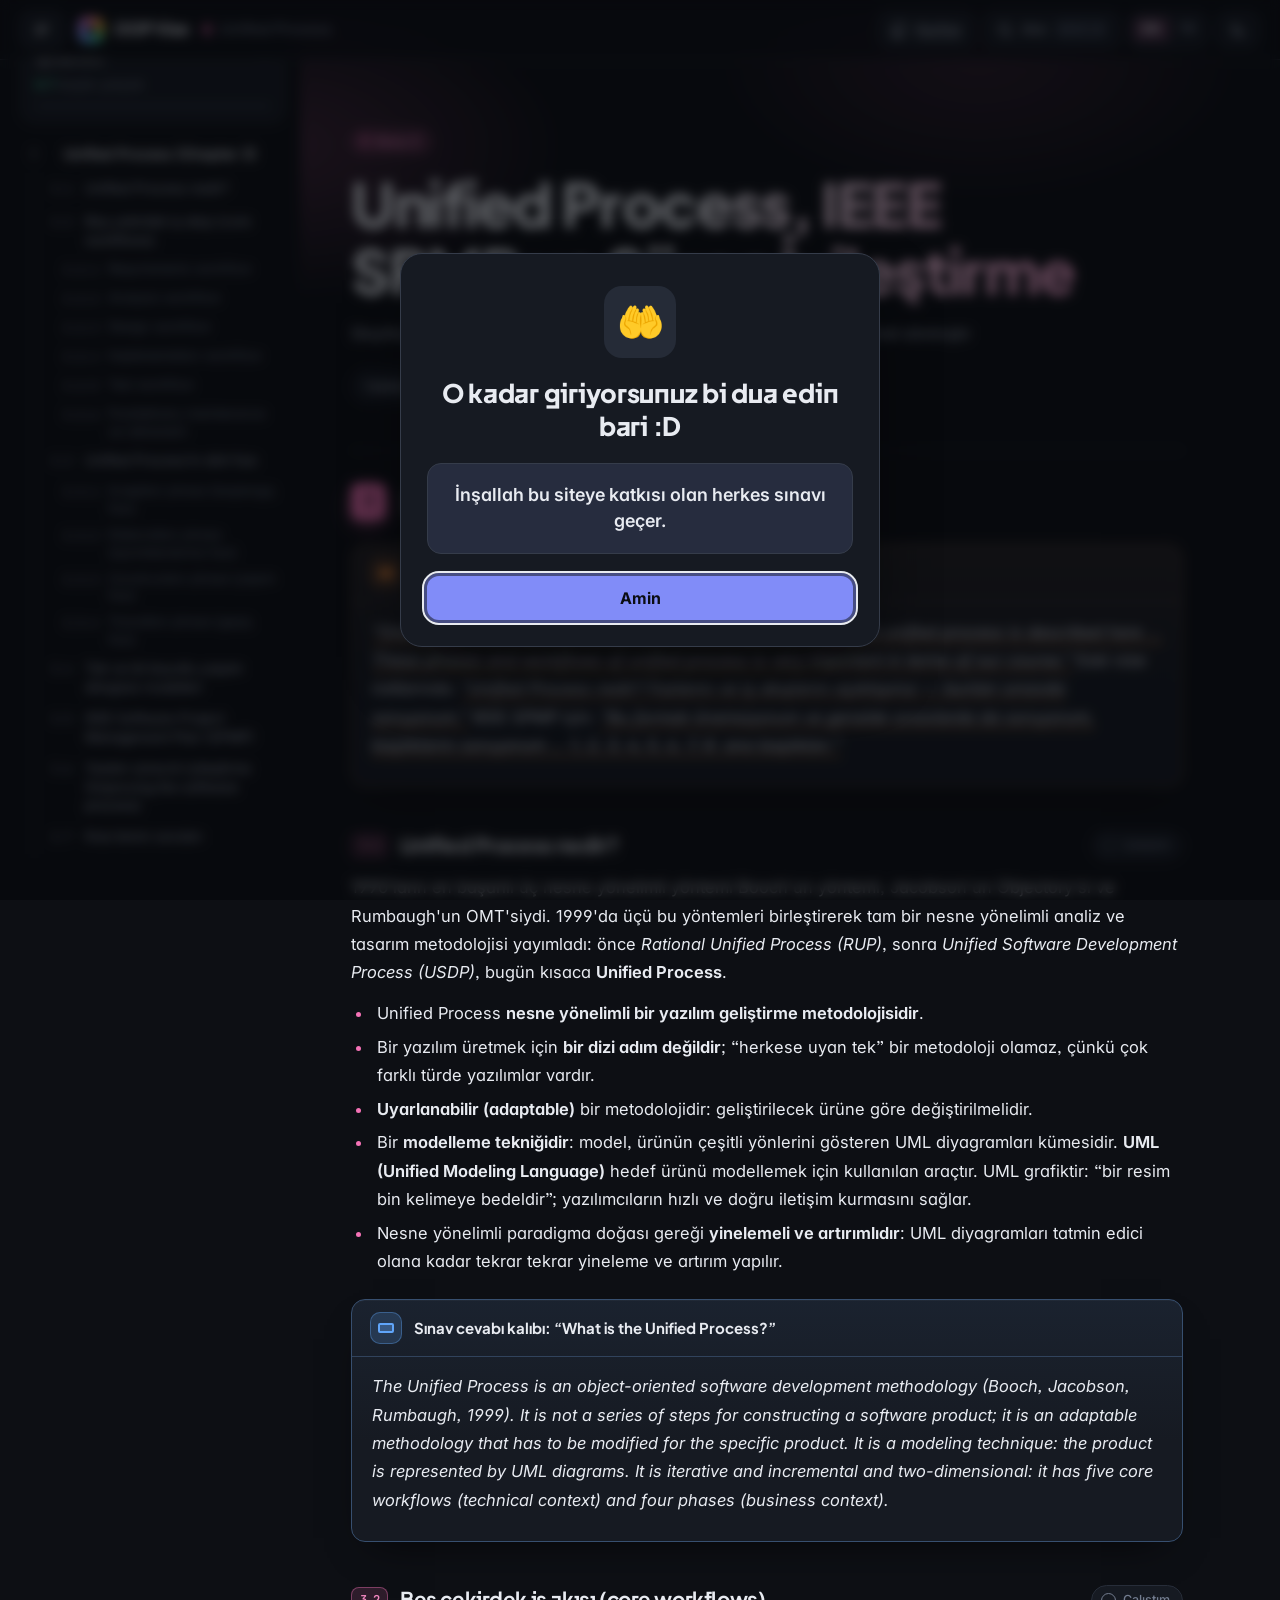
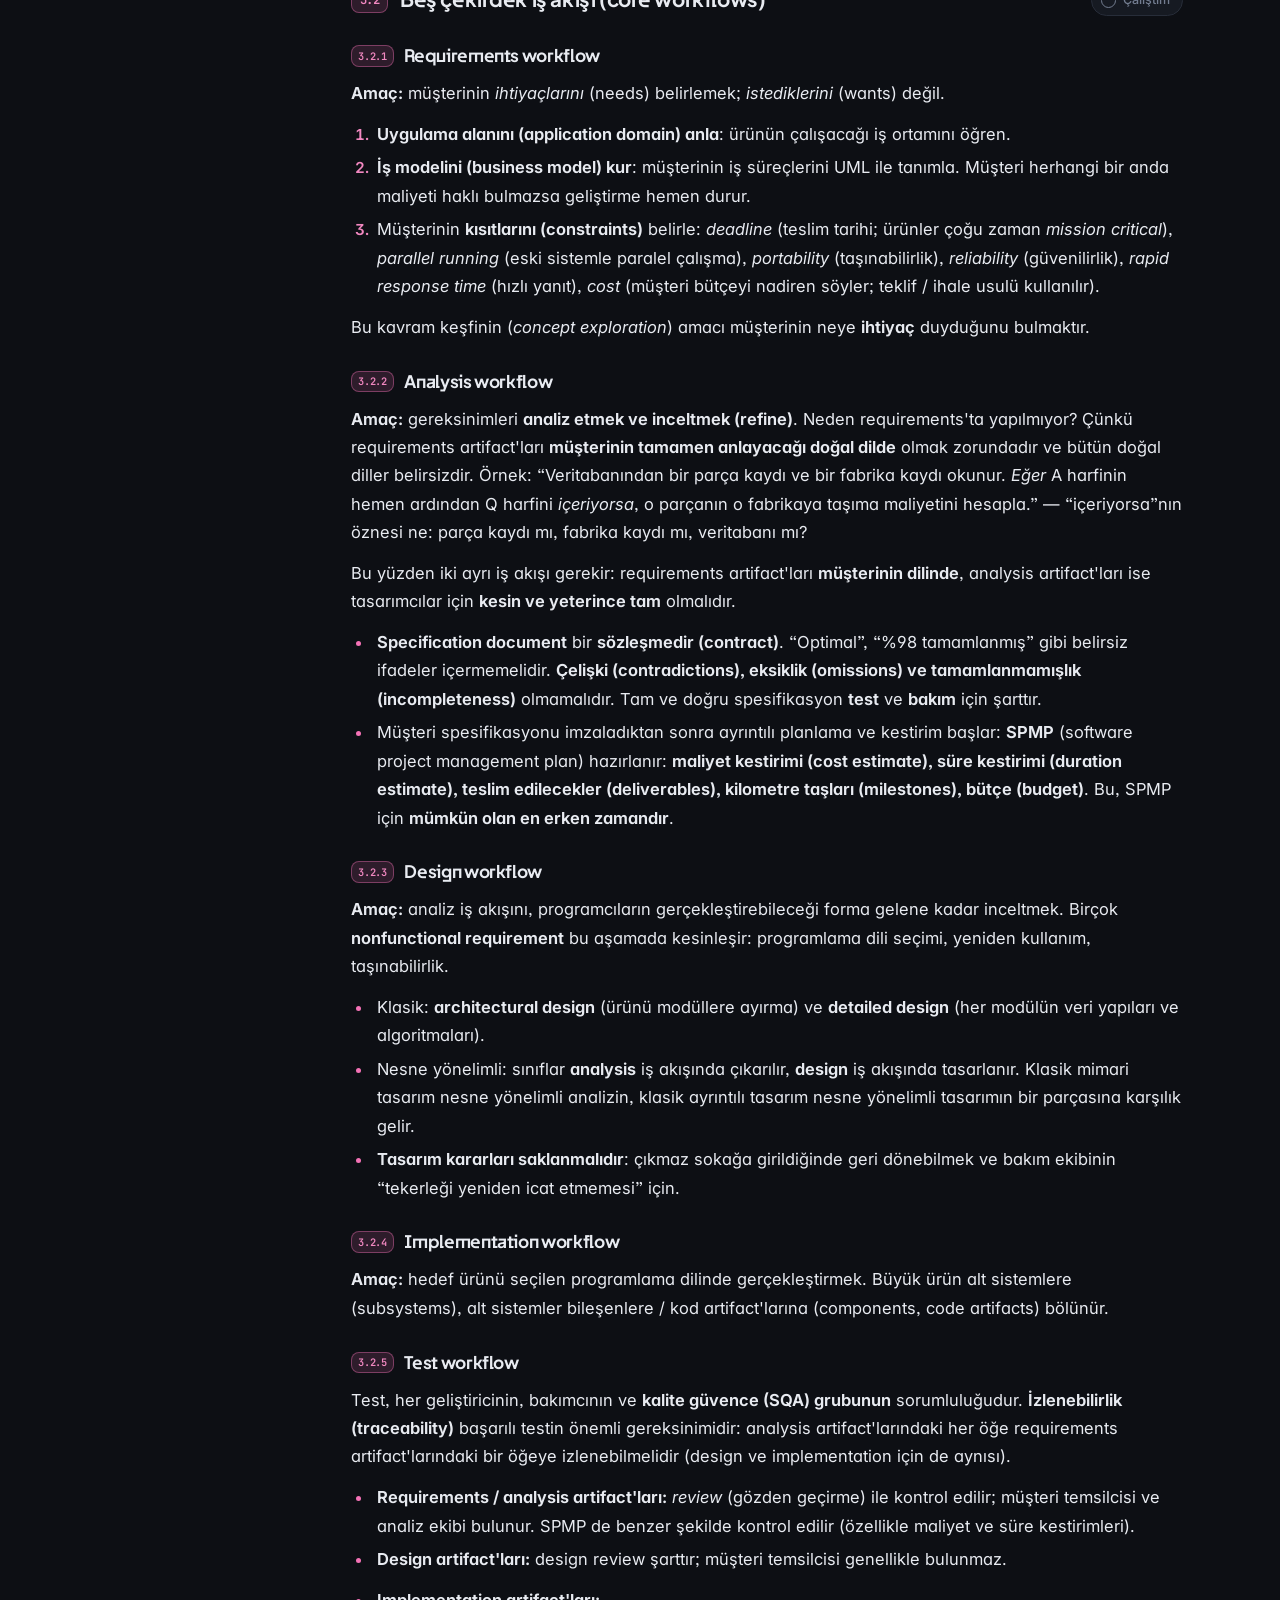
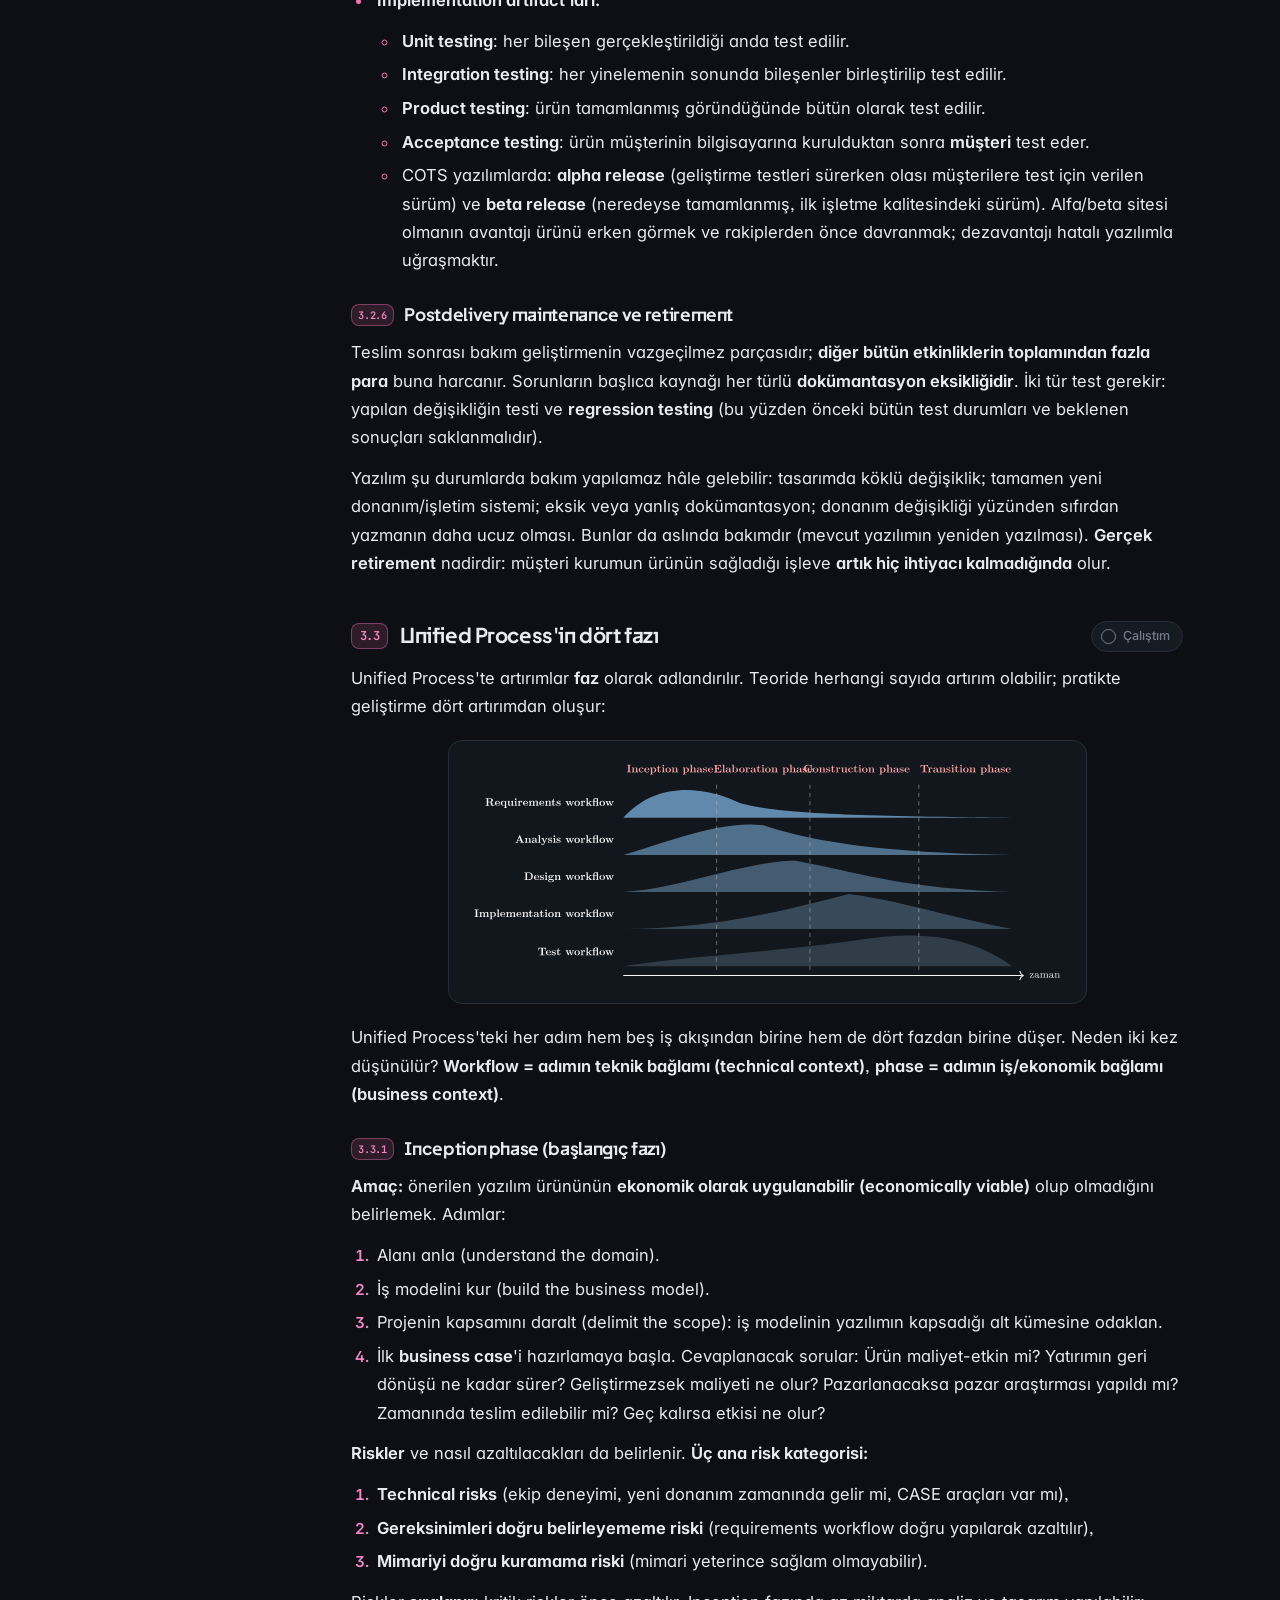
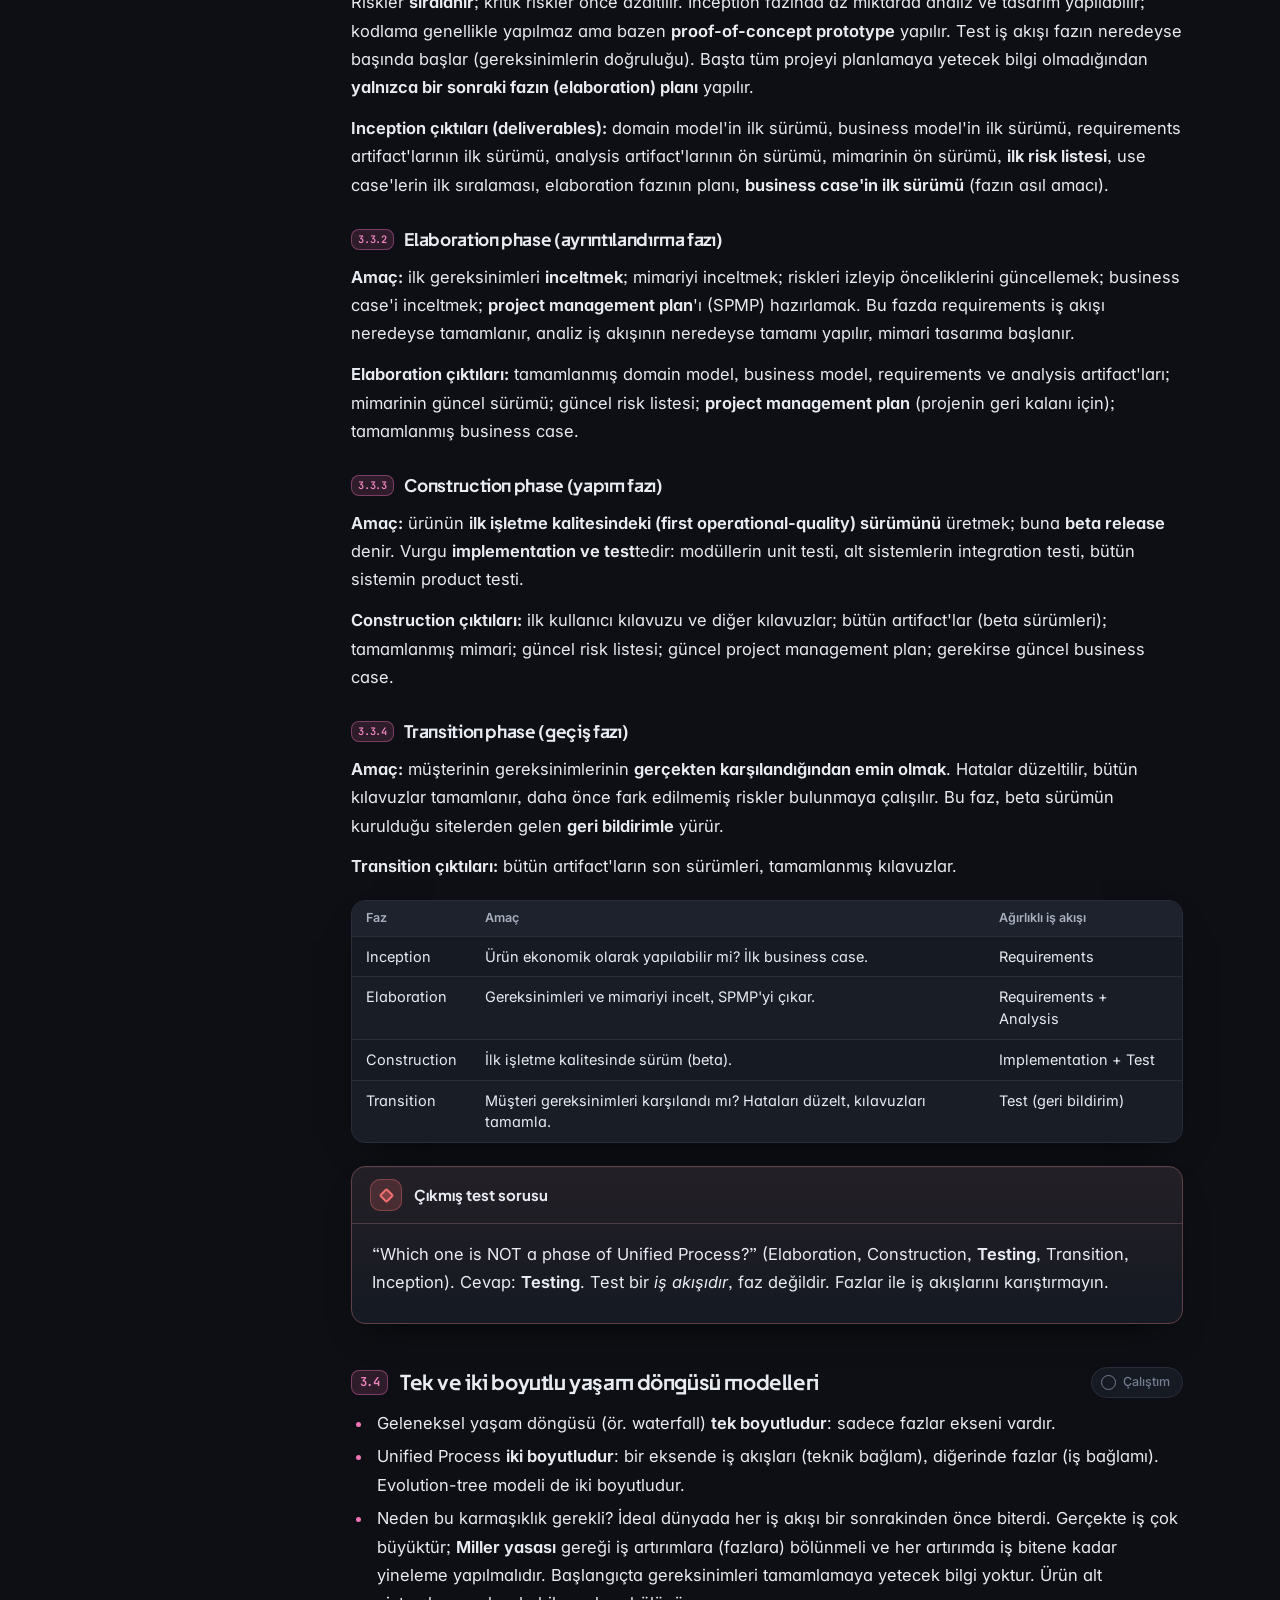
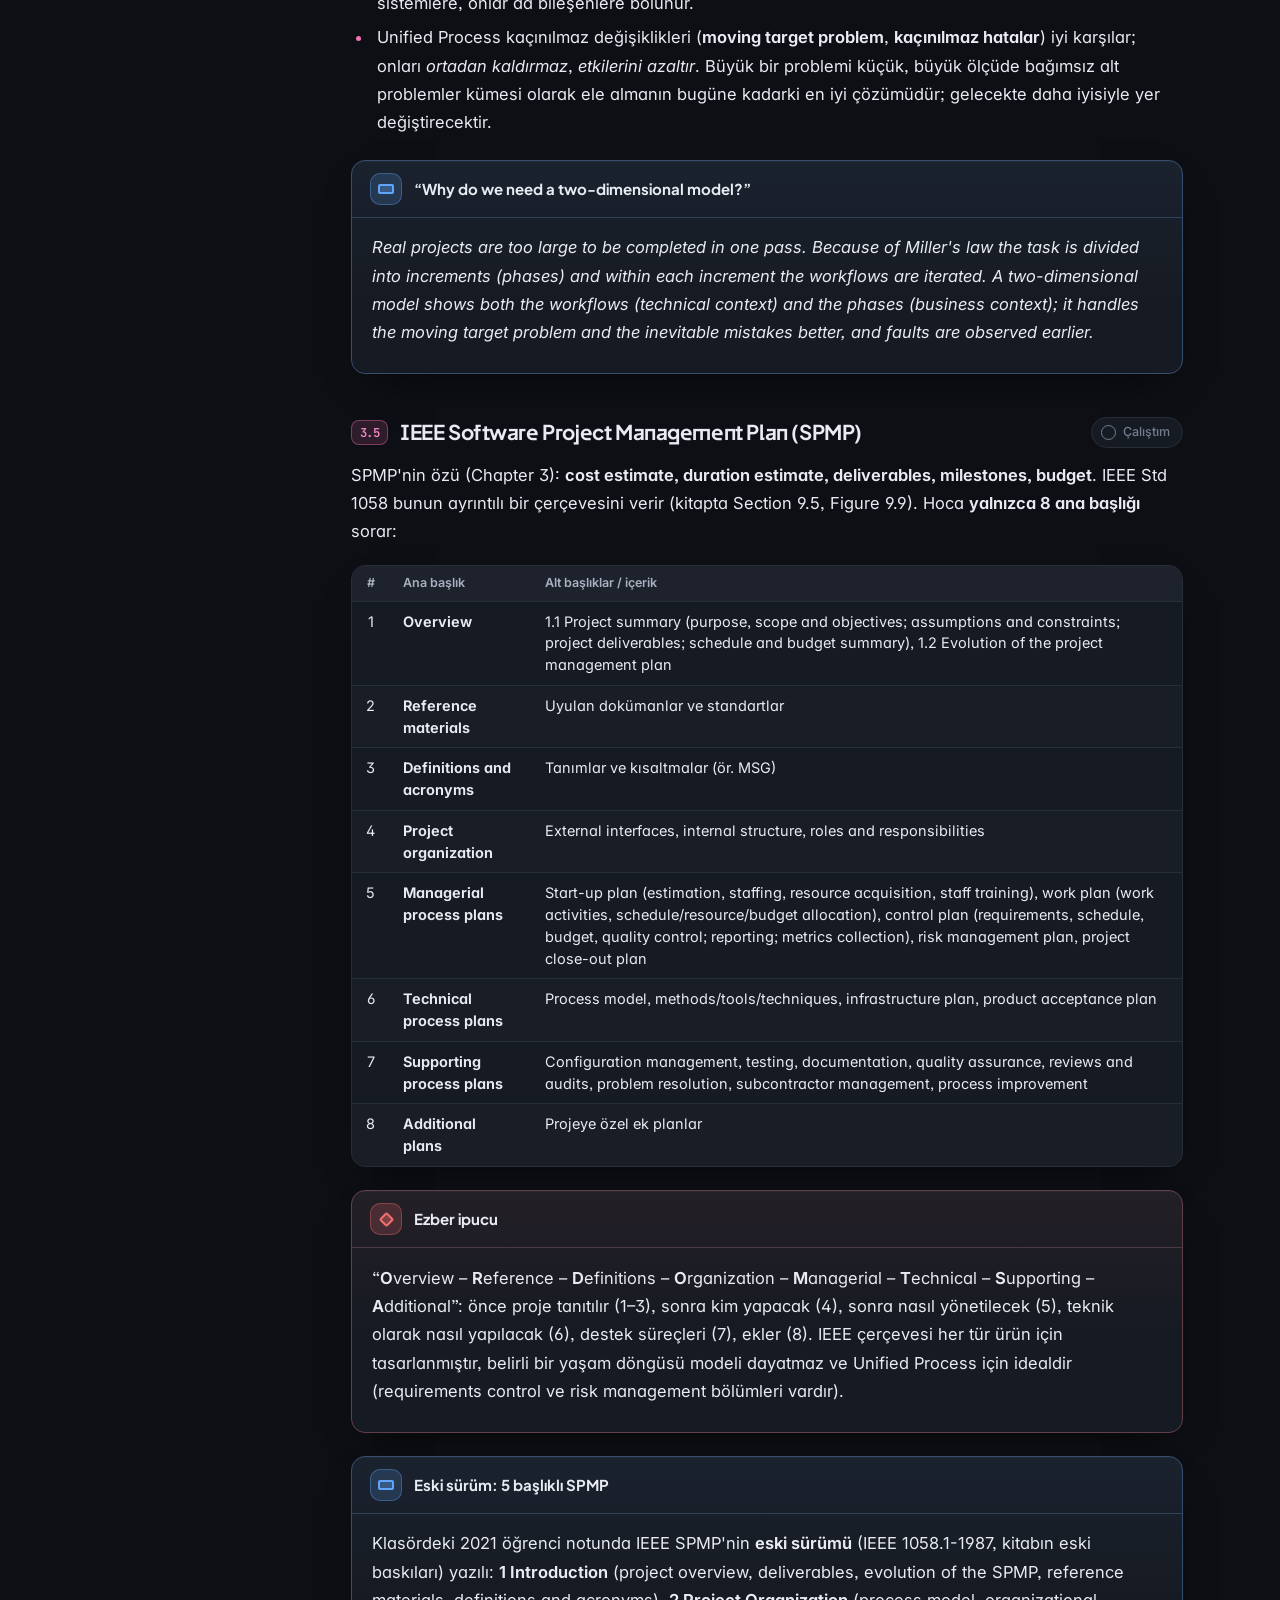
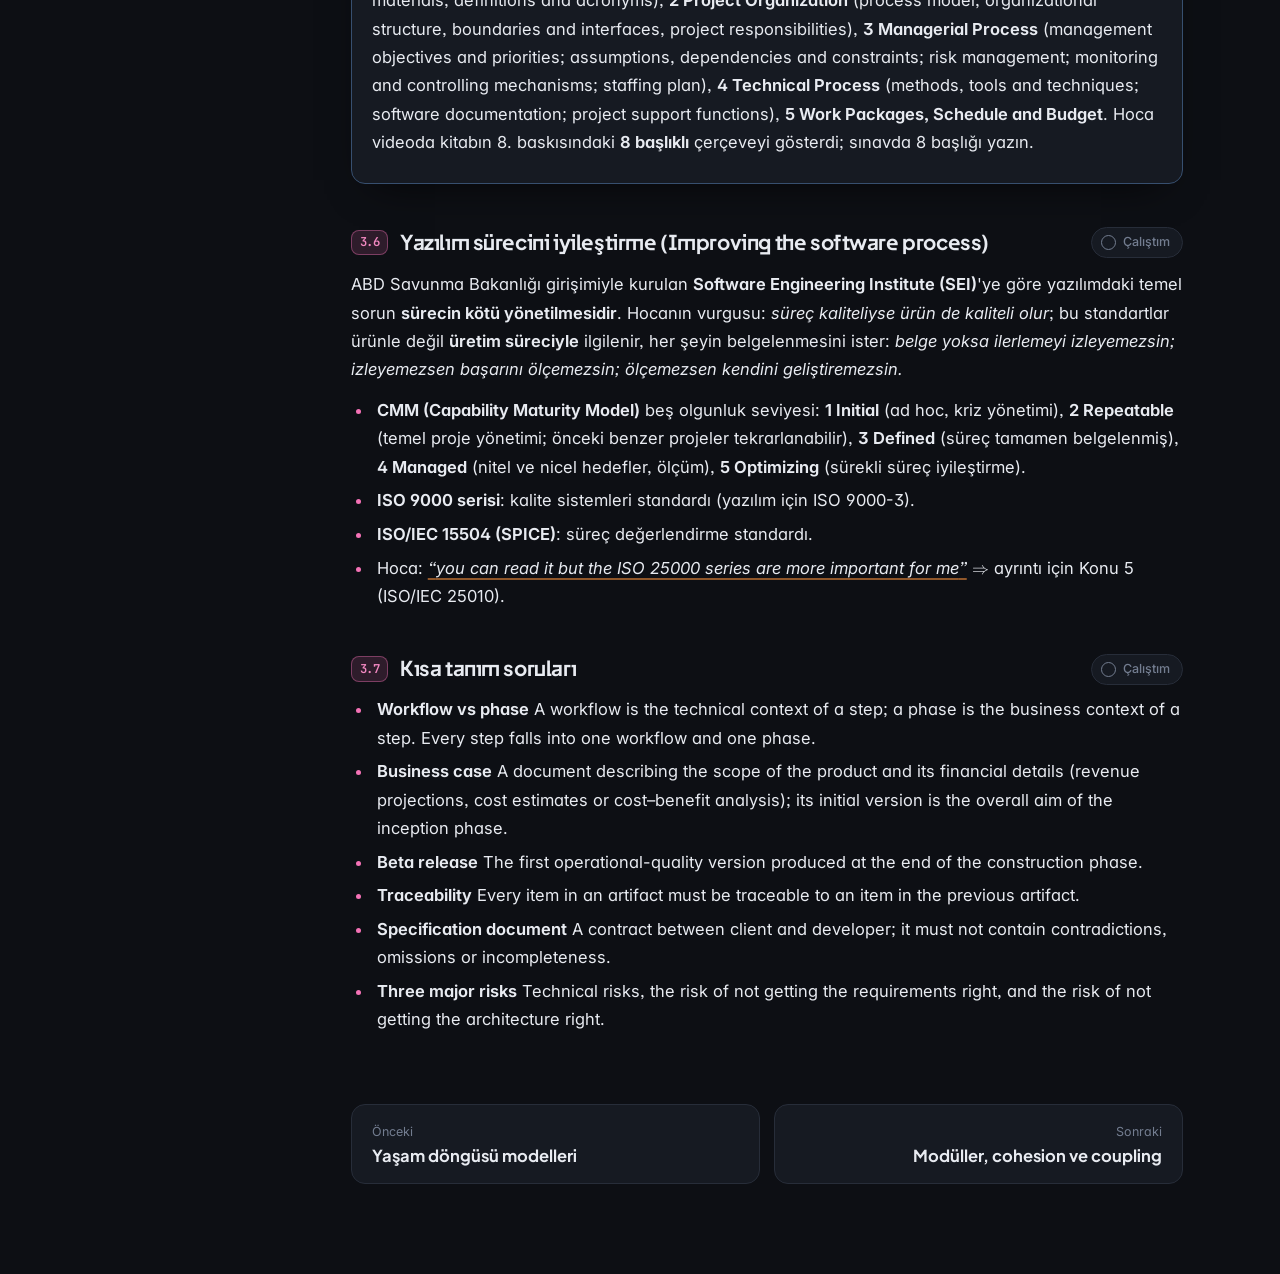
<file: html/konu-03-unified-process.html>
<!doctype html>
<html lang="tr">
<head>
<meta charset="utf-8">
<meta name="viewport" content="width=device-width, initial-scale=1">
<title>Unified Process, IEEE SPMP ve Süreç İyileştirme | OOP Vize</title>
<script>var t='dark',l='en';try{t=localStorage.getItem('oop:theme')||'dark';l=localStorage.getItem('oop:lang')||'en';}catch(e){}document.documentElement.dataset.theme=t;document.documentElement.dataset.lang=l;try{if(localStorage.getItem('oop:toc')==='hidden')document.documentElement.classList.add('toc-hidden');}catch(e){}</script>
<link rel="preconnect" href="https://fonts.googleapis.com"><link rel="preconnect" href="https://fonts.gstatic.com" crossorigin><link href="https://fonts.googleapis.com/css2?family=Inter:ital,opsz,wght@0,14..32,400;0,14..32,500;0,14..32,600;0,14..32,700;1,14..32,400&family=Plus+Jakarta+Sans:wght@600;700;800&family=JetBrains+Mono:wght@400;500;600&display=swap" rel="stylesheet">
<link rel="stylesheet" href="assets/katex/katex.min.css">
<link rel="stylesheet" href="assets/style.css?v=b61c9efa">

</head>
<body class="doc g-konu" data-page="konu-03-unified-process" data-group="konu" data-unit="h3" data-title="Unified Process" style="--accent:#F472B6">
<div class="readbar"><span></span></div>
<header class="topbar">
  <button class="tb-btn menu" id="menuBtn" type="button" aria-label="İçindekileri aç / kapat" title="İçindekileri aç / kapat"><span class="ic ic-menu"></span></button>
  <a class="brand" href="../index.html"><span class="brand-dot"></span>OOP Vize</a>
  <span class="crumb">Unified Process</span>
  <div class="tb-actions">
    <a class="tb-btn" href="kartlar.html#d03" title="Bu konunun flashcard destesi"><span class="ic ic-cards"></span><span class="lbl">Kartlar</span></a>
    <button class="tb-btn sbtn" id="searchBtn" type="button"><span class="ic ic-search"></span><span class="lbl">Ara</span><kbd>Ctrl K</kbd></button>
    <button class="tb-btn lang-btn" id="langBtn" type="button" title="Dili değiştir: İngilizce (sınavda yazılacak) / Türkçe"><span data-l="en">EN</span><span data-l="tr">TR</span></button>
    
    <button class="tb-btn" id="themeBtn" type="button" aria-label="Tema değiştir"><span class="ic ic-theme"></span></button>
  </div>
</header>
<div class="layout">
  <aside class="toc" id="toc">
    <div class="toc-head">
      <div class="toc-top"><span>İçindekiler</span><button class="toc-hide" id="tocHide" type="button" title="İçindekileri gizle" aria-label="İçindekileri gizle"><svg viewBox="0 0 24 24" width="16" height="16" aria-hidden="true"><path d="M11 17l-5-5 5-5M18 17l-5-5 5-5" fill="none" stroke="currentColor" stroke-width="2" stroke-linecap="round" stroke-linejoin="round"/></svg></button></div>
      <span class="toc-prog"><b id="pgDone">0</b>/<b id="pgAll">7</b> başlık çalışıldı</span>
      <span class="meter"><i id="pgBar"></i></span>
    </div>
    <nav><ol class="toc-l"><li class="t2"><a href="#unified-process-chapter-3"><span class="tn">3</span><span>Unified Process (Chapter 3)</span></a><ol class="toc-s"><li class="t3"><a href="#unified-process-nedir"><span class="tn">3.1</span><span>Unified Process nedir?</span></a></li><li class="t3"><a href="#bes-cekirdek-is-akisi-core-workflows"><span class="tn">3.2</span><span>Beş çekirdek iş akışı (core workflows)</span></a></li><li class="t4"><a href="#requirements-workflow"><span class="tn">3.2.1</span><span>Requirements workflow</span></a></li><li class="t4"><a href="#analysis-workflow"><span class="tn">3.2.2</span><span>Analysis workflow</span></a></li><li class="t4"><a href="#design-workflow"><span class="tn">3.2.3</span><span>Design workflow</span></a></li><li class="t4"><a href="#implementation-workflow"><span class="tn">3.2.4</span><span>Implementation workflow</span></a></li><li class="t4"><a href="#test-workflow"><span class="tn">3.2.5</span><span>Test workflow</span></a></li><li class="t4"><a href="#postdelivery-maintenance-ve-retirement"><span class="tn">3.2.6</span><span>Postdelivery maintenance ve retirement</span></a></li><li class="t3"><a href="#unified-process-in-dort-fazi"><span class="tn">3.3</span><span>Unified Process'in dört fazı</span></a></li><li class="t4"><a href="#inception-phase-baslangic-fazi"><span class="tn">3.3.1</span><span>Inception phase (başlangıç fazı)</span></a></li><li class="t4"><a href="#elaboration-phase-ayrintilandirma-fazi"><span class="tn">3.3.2</span><span>Elaboration phase (ayrıntılandırma fazı)</span></a></li><li class="t4"><a href="#construction-phase-yapim-fazi"><span class="tn">3.3.3</span><span>Construction phase (yapım fazı)</span></a></li><li class="t4"><a href="#transition-phase-gecis-fazi"><span class="tn">3.3.4</span><span>Transition phase (geçiş fazı)</span></a></li><li class="t3"><a href="#tek-ve-iki-boyutlu-yasam-dongusu-modelleri"><span class="tn">3.4</span><span>Tek ve iki boyutlu yaşam döngüsü modelleri</span></a></li><li class="t3"><a href="#ieee-software-project-management-plan-spmp"><span class="tn">3.5</span><span>IEEE Software Project Management Plan (SPMP)</span></a></li><li class="t3"><a href="#yazilim-surecini-iyilestirme-improving-the-software-process"><span class="tn">3.6</span><span>Yazılım sürecini iyileştirme (Improving the software process)</span></a></li><li class="t3"><a href="#kisa-tanim-sorulari"><span class="tn">3.7</span><span>Kısa tanım soruları</span></a></li></ol></li></ol></nav>
  </aside>
  <main class="content" id="content">
    <header class="doc-hero">
      <p class="kicker">Konu 3</p>
      <h1><span class="fs-l">Unified Process, IEEE SPMP ve Süreç İyileştirme</span></h1>
      <p class="byline">Slaytlar, ders kitabı (Schach 8e), ders videoları ve WhatsApp grubu temel alınmıştır</p>
      <ul class="chips"><li>1 bölüm</li><li>1 diyagram</li></ul>
    </header>
    <article class="prose">
<h2 id="unified-process-chapter-3" class="h"><span class="num">3</span><span class="ht">Unified Process (Chapter 3)</span></h2>
<section class="box box-hoca"><div class="box-h"><i class="shape s-ekran"></i><span class="bt">Hoca derste vurguladı Hafta 1 ve 4</span></div><div class="box-b"><p><q class="alinti">One of the most important chapters is third chapter because the unified process is described here ... These phases and workflows of unified process is very important in terms of our course.</q> Eski vize notlarında: <q class="alinti">Unified Process nedir? Fazlarını ve iş akışlarını açıklayınız — bunları sınavda soruyorum.</q> IEEE SPMP için: <q class="alinti">Bu formatı önemsiyorum ve genelde sınavlarda da soruyorum, başlıklarını soruyorum ... 1, 2, 3, 4, 5, 6, 7, 8. ana başlıkları.</q></p></div></section>
<h3 id="unified-process-nedir" class="h"><span class="num">3.1</span><span class="ht">Unified Process nedir?</span></h3>
<p>1990'ların en başarılı üç nesne yönelimli yöntemi Booch'un yöntemi, Jacobson'un Objectory'si ve Rumbaugh'un OMT'siydi. 1999'da üçü bu yöntemleri birleştirerek tam bir nesne yönelimli analiz ve tasarım metodolojisi yayımladı: önce <em>Rational Unified Process (RUP)</em>, sonra <em>Unified Software Development Process (USDP)</em>, bugün kısaca <strong>Unified Process</strong>.</p>
<ul class="l"><li>Unified Process <strong>nesne yönelimli bir yazılım geliştirme metodolojisidir</strong>.</li><li>Bir yazılım üretmek için <strong>bir dizi adım değildir</strong>; “herkese uyan tek” bir metodoloji olamaz, çünkü çok farklı türde yazılımlar vardır.</li><li><strong>Uyarlanabilir (adaptable)</strong> bir metodolojidir: geliştirilecek ürüne göre değiştirilmelidir.</li><li>Bir <strong>modelleme tekniğidir</strong>: model, ürünün çeşitli yönlerini gösteren UML diyagramları kümesidir. <strong>UML (Unified Modeling Language)</strong> hedef ürünü modellemek için kullanılan araçtır. UML grafiktir: “bir resim bin kelimeye bedeldir”; yazılımcıların hızlı ve doğru iletişim kurmasını sağlar.</li><li>Nesne yönelimli paradigma doğası gereği <strong>yinelemeli ve artırımlıdır</strong>: UML diyagramları tatmin edici olana kadar tekrar tekrar yineleme ve artırım yapılır.</li></ul>
<section class="box box-bilgi"><div class="box-h"><i class="shape s-islem"></i><span class="bt">Sınav cevabı kalıbı: “What is the Unified Process?”</span></div><div class="box-b"><p><em>The Unified Process is an object-oriented software development methodology (Booch, Jacobson, Rumbaugh, 1999). It is not a series of steps for constructing a software product; it is an adaptable methodology that has to be modified for the specific product. It is a modeling technique: the product is represented by UML diagrams. It is iterative and incremental and two-dimensional: it has five core workflows (technical context) and four phases (business context).</em></p></div></section>
<h3 id="bes-cekirdek-is-akisi-core-workflows" class="h"><span class="num">3.2</span><span class="ht">Beş çekirdek iş akışı (core workflows)</span></h3>
<h4 id="requirements-workflow" class="h"><span class="num">3.2.1</span><span class="ht">Requirements workflow</span></h4>
<p><strong>Amaç:</strong> müşterinin <em>ihtiyaçlarını</em> (needs) belirlemek; <em>istediklerini</em> (wants) değil.</p>
<ol class="l"><li><strong>Uygulama alanını (application domain) anla</strong>: ürünün çalışacağı iş ortamını öğren.</li><li><strong>İş modelini (business model) kur</strong>: müşterinin iş süreçlerini UML ile tanımla. Müşteri herhangi bir anda maliyeti haklı bulmazsa geliştirme hemen durur.</li><li>Müşterinin <strong>kısıtlarını (constraints)</strong> belirle: <em>deadline</em> (teslim tarihi; ürünler çoğu zaman <em>mission critical</em>), <em>parallel running</em> (eski sistemle paralel çalışma), <em>portability</em> (taşınabilirlik), <em>reliability</em> (güvenilirlik), <em>rapid response time</em> (hızlı yanıt), <em>cost</em> (müşteri bütçeyi nadiren söyler; teklif / ihale usulü kullanılır).</li></ol>
<p>Bu kavram keşfinin (<em>concept exploration</em>) amacı müşterinin neye <strong>ihtiyaç</strong> duyduğunu bulmaktır.</p>
<h4 id="analysis-workflow" class="h"><span class="num">3.2.2</span><span class="ht">Analysis workflow</span></h4>
<p><strong>Amaç:</strong> gereksinimleri <strong>analiz etmek ve inceltmek (refine)</strong>. Neden requirements'ta yapılmıyor? Çünkü requirements artifact'ları <strong>müşterinin tamamen anlayacağı doğal dilde</strong> olmak zorundadır ve bütün doğal diller belirsizdir. Örnek: “Veritabanından bir parça kaydı ve bir fabrika kaydı okunur. <em>Eğer</em> A harfinin hemen ardından Q harfini <em>içeriyorsa</em>, o parçanın o fabrikaya taşıma maliyetini hesapla.” — “içeriyorsa”nın öznesi ne: parça kaydı mı, fabrika kaydı mı, veritabanı mı?</p>
<p>Bu yüzden iki ayrı iş akışı gerekir: requirements artifact'ları <strong>müşterinin dilinde</strong>, analysis artifact'ları ise tasarımcılar için <strong>kesin ve yeterince tam</strong> olmalıdır.</p>
<ul class="l"><li><strong>Specification document</strong> bir <strong>sözleşmedir (contract)</strong>. “Optimal”, “%98 tamamlanmış” gibi belirsiz ifadeler içermemelidir. <strong>Çelişki (contradictions), eksiklik (omissions) ve tamamlanmamışlık (incompleteness)</strong> olmamalıdır. Tam ve doğru spesifikasyon <strong>test</strong> ve <strong>bakım</strong> için şarttır.</li><li>Müşteri spesifikasyonu imzaladıktan sonra ayrıntılı planlama ve kestirim başlar: <strong>SPMP</strong> (software project management plan) hazırlanır: <strong>maliyet kestirimi (cost estimate), süre kestirimi (duration estimate), teslim edilecekler (deliverables), kilometre taşları (milestones), bütçe (budget)</strong>. Bu, SPMP için <strong>mümkün olan en erken zamandır</strong>.</li></ul>
<h4 id="design-workflow" class="h"><span class="num">3.2.3</span><span class="ht">Design workflow</span></h4>
<p><strong>Amaç:</strong> analiz iş akışını, programcıların gerçekleştirebileceği forma gelene kadar inceltmek. Birçok <strong>nonfunctional requirement</strong> bu aşamada kesinleşir: programlama dili seçimi, yeniden kullanım, taşınabilirlik.</p>
<ul class="l"><li>Klasik: <strong>architectural design</strong> (ürünü modüllere ayırma) ve <strong>detailed design</strong> (her modülün veri yapıları ve algoritmaları).</li><li>Nesne yönelimli: sınıflar <strong>analysis</strong> iş akışında çıkarılır, <strong>design</strong> iş akışında tasarlanır. Klasik mimari tasarım nesne yönelimli analizin, klasik ayrıntılı tasarım nesne yönelimli tasarımın bir parçasına karşılık gelir.</li><li><strong>Tasarım kararları saklanmalıdır</strong>: çıkmaz sokağa girildiğinde geri dönebilmek ve bakım ekibinin “tekerleği yeniden icat etmemesi” için.</li></ul>
<h4 id="implementation-workflow" class="h"><span class="num">3.2.4</span><span class="ht">Implementation workflow</span></h4>
<p><strong>Amaç:</strong> hedef ürünü seçilen programlama dilinde gerçekleştirmek. Büyük ürün alt sistemlere (subsystems), alt sistemler bileşenlere / kod artifact'larına (components, code artifacts) bölünür.</p>
<h4 id="test-workflow" class="h"><span class="num">3.2.5</span><span class="ht">Test workflow</span></h4>
<p>Test, her geliştiricinin, bakımcının ve <strong>kalite güvence (SQA) grubunun</strong> sorumluluğudur. <strong>İzlenebilirlik (traceability)</strong> başarılı testin önemli gereksinimidir: analysis artifact'larındaki her öğe requirements artifact'larındaki bir öğeye izlenebilmelidir (design ve implementation için de aynısı).</p>
<ul class="l"><li><strong>Requirements / analysis artifact'ları:</strong> <em>review</em> (gözden geçirme) ile kontrol edilir; müşteri temsilcisi ve analiz ekibi bulunur. SPMP de benzer şekilde kontrol edilir (özellikle maliyet ve süre kestirimleri).</li><li><strong>Design artifact'ları:</strong> design review şarttır; müşteri temsilcisi genellikle bulunmaz.</li><li><p><strong>Implementation artifact'ları:</strong></p>
<ul class="l"><li><strong>Unit testing</strong>: her bileşen gerçekleştirildiği anda test edilir.</li><li><strong>Integration testing</strong>: her yinelemenin sonunda bileşenler birleştirilip test edilir.</li><li><strong>Product testing</strong>: ürün tamamlanmış göründüğünde bütün olarak test edilir.</li><li><strong>Acceptance testing</strong>: ürün müşterinin bilgisayarına kurulduktan sonra <strong>müşteri</strong> test eder.</li><li>COTS yazılımlarda: <strong>alpha release</strong> (geliştirme testleri sürerken olası müşterilere test için verilen sürüm) ve <strong>beta release</strong> (neredeyse tamamlanmış, ilk işletme kalitesindeki sürüm). Alfa/beta sitesi olmanın avantajı ürünü erken görmek ve rakiplerden önce davranmak; dezavantajı hatalı yazılımla uğraşmaktır.</li></ul></li></ul>
<h4 id="postdelivery-maintenance-ve-retirement" class="h"><span class="num">3.2.6</span><span class="ht">Postdelivery maintenance ve retirement</span></h4>
<p>Teslim sonrası bakım geliştirmenin vazgeçilmez parçasıdır; <strong>diğer bütün etkinliklerin toplamından fazla para</strong> buna harcanır. Sorunların başlıca kaynağı her türlü <strong>dokümantasyon eksikliğidir</strong>. İki tür test gerekir: yapılan değişikliğin testi ve <strong>regression testing</strong> (bu yüzden önceki bütün test durumları ve beklenen sonuçları saklanmalıdır).</p>
<p>Yazılım şu durumlarda bakım yapılamaz hâle gelebilir: tasarımda köklü değişiklik; tamamen yeni donanım/işletim sistemi; eksik veya yanlış dokümantasyon; donanım değişikliği yüzünden sıfırdan yazmanın daha ucuz olması. Bunlar da aslında bakımdır (mevcut yazılımın yeniden yazılması). <strong>Gerçek retirement</strong> nadirdir: müşteri kurumun ürünün sağladığı işleve <strong>artık hiç ihtiyacı kalmadığında</strong> olur.</p>
<h3 id="unified-process-in-dort-fazi" class="h"><span class="num">3.3</span><span class="ht">Unified Process'in dört fazı</span></h3>
<p>Unified Process'te artırımlar <strong>faz</strong> olarak adlandırılır. Teoride herhangi sayıda artırım olabilir; pratikte geliştirme dört artırımdan oluşur:</p>
<div class="center"><figure class="gfx gfx-fig"><button type="button" class="zoom" aria-label="Büyüt"><img src="assets/gfx/g_9f9203fdef1b.svg" width="605" height="229" loading="lazy" alt="Diyagram"></button></figure></div>
<p>Unified Process'teki her adım hem beş iş akışından birine hem de dört fazdan birine düşer. Neden iki kez düşünülür? <strong>Workflow = adımın teknik bağlamı (technical context)</strong>, <strong>phase = adımın iş/ekonomik bağlamı (business context)</strong>.</p>
<h4 id="inception-phase-baslangic-fazi" class="h"><span class="num">3.3.1</span><span class="ht">Inception phase (başlangıç fazı)</span></h4>
<p><strong>Amaç:</strong> önerilen yazılım ürününün <strong>ekonomik olarak uygulanabilir (economically viable)</strong> olup olmadığını belirlemek. Adımlar:</p>
<ol class="l"><li>Alanı anla (understand the domain).</li><li>İş modelini kur (build the business model).</li><li>Projenin kapsamını daralt (delimit the scope): iş modelinin yazılımın kapsadığı alt kümesine odaklan.</li><li>İlk <strong>business case</strong>'i hazırlamaya başla. Cevaplanacak sorular: Ürün maliyet-etkin mi? Yatırımın geri dönüşü ne kadar sürer? Geliştirmezsek maliyeti ne olur? Pazarlanacaksa pazar araştırması yapıldı mı? Zamanında teslim edilebilir mi? Geç kalırsa etkisi ne olur?</li></ol>
<p><strong>Riskler</strong> ve nasıl azaltılacakları da belirlenir. <strong>Üç ana risk kategorisi:</strong></p>
<ol class="l"><li><strong>Technical risks</strong> (ekip deneyimi, yeni donanım zamanında gelir mi, CASE araçları var mı),</li><li><strong>Gereksinimleri doğru belirleyememe riski</strong> (requirements workflow doğru yapılarak azaltılır),</li><li><strong>Mimariyi doğru kuramama riski</strong> (mimari yeterince sağlam olmayabilir).</li></ol>
<p>Riskler <strong>sıralanır</strong>; kritik riskler önce azaltılır. Inception fazında az miktarda analiz ve tasarım yapılabilir; kodlama genellikle yapılmaz ama bazen <strong>proof-of-concept prototype</strong> yapılır. Test iş akışı fazın neredeyse başında başlar (gereksinimlerin doğruluğu). Başta tüm projeyi planlamaya yetecek bilgi olmadığından <strong>yalnızca bir sonraki fazın (elaboration) planı</strong> yapılır.</p>
<p><strong>Inception çıktıları (deliverables):</strong> domain model'in ilk sürümü, business model'in ilk sürümü, requirements artifact'larının ilk sürümü, analysis artifact'larının ön sürümü, mimarinin ön sürümü, <strong>ilk risk listesi</strong>, use case'lerin ilk sıralaması, elaboration fazının planı, <strong>business case'in ilk sürümü</strong> (fazın asıl amacı).</p>
<h4 id="elaboration-phase-ayrintilandirma-fazi" class="h"><span class="num">3.3.2</span><span class="ht">Elaboration phase (ayrıntılandırma fazı)</span></h4>
<p><strong>Amaç:</strong> ilk gereksinimleri <strong>inceltmek</strong>; mimariyi inceltmek; riskleri izleyip önceliklerini güncellemek; business case'i inceltmek; <strong>project management plan</strong>'ı (SPMP) hazırlamak. Bu fazda requirements iş akışı neredeyse tamamlanır, analiz iş akışının neredeyse tamamı yapılır, mimari tasarıma başlanır.</p>
<p><strong>Elaboration çıktıları:</strong> tamamlanmış domain model, business model, requirements ve analysis artifact'ları; mimarinin güncel sürümü; güncel risk listesi; <strong>project management plan</strong> (projenin geri kalanı için); tamamlanmış business case.</p>
<h4 id="construction-phase-yapim-fazi" class="h"><span class="num">3.3.3</span><span class="ht">Construction phase (yapım fazı)</span></h4>
<p><strong>Amaç:</strong> ürünün <strong>ilk işletme kalitesindeki (first operational-quality) sürümünü</strong> üretmek; buna <strong>beta release</strong> denir. Vurgu <strong>implementation ve test</strong>tedir: modüllerin unit testi, alt sistemlerin integration testi, bütün sistemin product testi.</p>
<p><strong>Construction çıktıları:</strong> ilk kullanıcı kılavuzu ve diğer kılavuzlar; bütün artifact'lar (beta sürümleri); tamamlanmış mimari; güncel risk listesi; güncel project management plan; gerekirse güncel business case.</p>
<h4 id="transition-phase-gecis-fazi" class="h"><span class="num">3.3.4</span><span class="ht">Transition phase (geçiş fazı)</span></h4>
<p><strong>Amaç:</strong> müşterinin gereksinimlerinin <strong>gerçekten karşılandığından emin olmak</strong>. Hatalar düzeltilir, bütün kılavuzlar tamamlanır, daha önce fark edilmemiş riskler bulunmaya çalışılır. Bu faz, beta sürümün kurulduğu sitelerden gelen <strong>geri bildirimle</strong> yürür.</p>
<p><strong>Transition çıktıları:</strong> bütün artifact'ların son sürümleri, tamamlanmış kılavuzlar.</p>
<div class="center"><div class="tbl-wrap"><table class="tbl"><thead><tr><th>Faz</th><th>Amaç</th><th>Ağırlıklı iş akışı</th></tr></thead><tbody><tr><td>Inception</td><td>Ürün ekonomik olarak yapılabilir mi? İlk business case.</td><td>Requirements</td></tr><tr><td>Elaboration</td><td>Gereksinimleri ve mimariyi incelt, SPMP'yi çıkar.</td><td>Requirements + Analysis</td></tr><tr><td>Construction</td><td>İlk işletme kalitesinde sürüm (beta).</td><td>Implementation + Test</td></tr><tr><td>Transition</td><td>Müşteri gereksinimleri karşılandı mı? Hataları düzelt, kılavuzları tamamla.</td><td>Test (geri bildirim)</td></tr></tbody></table></div></div>
<section class="box box-dikkat"><div class="box-h"><i class="shape s-karar"></i><span class="bt">Çıkmış test sorusu</span></div><div class="box-b"><p>“Which one is NOT a phase of Unified Process?” (Elaboration, Construction, <strong>Testing</strong>, Transition, Inception). Cevap: <strong>Testing</strong>. Test bir <em>iş akışıdır</em>, faz değildir. Fazlar ile iş akışlarını karıştırmayın.</p></div></section>
<h3 id="tek-ve-iki-boyutlu-yasam-dongusu-modelleri" class="h"><span class="num">3.4</span><span class="ht">Tek ve iki boyutlu yaşam döngüsü modelleri</span></h3>
<ul class="l"><li>Geleneksel yaşam döngüsü (ör. waterfall) <strong>tek boyutludur</strong>: sadece fazlar ekseni vardır.</li><li>Unified Process <strong>iki boyutludur</strong>: bir eksende iş akışları (teknik bağlam), diğerinde fazlar (iş bağlamı). Evolution-tree modeli de iki boyutludur.</li><li>Neden bu karmaşıklık gerekli? İdeal dünyada her iş akışı bir sonrakinden önce biterdi. Gerçekte iş çok büyüktür; <strong>Miller yasası</strong> gereği iş artırımlara (fazlara) bölünmeli ve her artırımda iş bitene kadar yineleme yapılmalıdır. Başlangıçta gereksinimleri tamamlamaya yetecek bilgi yoktur. Ürün alt sistemlere, onlar da bileşenlere bölünür.</li><li>Unified Process kaçınılmaz değişiklikleri (<strong>moving target problem</strong>, <strong>kaçınılmaz hatalar</strong>) iyi karşılar; onları <em>ortadan kaldırmaz</em>, <em>etkilerini azaltır</em>. Büyük bir problemi küçük, büyük ölçüde bağımsız alt problemler kümesi olarak ele almanın bugüne kadarki en iyi çözümüdür; gelecekte daha iyisiyle yer değiştirecektir.</li></ul>
<section class="box box-bilgi"><div class="box-h"><i class="shape s-islem"></i><span class="bt">“Why do we need a two-dimensional model?”</span></div><div class="box-b"><p><em>Real projects are too large to be completed in one pass. Because of Miller's law the task is divided into increments (phases) and within each increment the workflows are iterated. A two-dimensional model shows both the workflows (technical context) and the phases (business context); it handles the moving target problem and the inevitable mistakes better, and faults are observed earlier.</em></p></div></section>
<h3 id="ieee-software-project-management-plan-spmp" class="h"><span class="num">3.5</span><span class="ht">IEEE Software Project Management Plan (SPMP)</span></h3>
<p>SPMP'nin özü (Chapter 3): <strong>cost estimate, duration estimate, deliverables, milestones, budget</strong>. IEEE Std 1058 bunun ayrıntılı bir çerçevesini verir (kitapta Section 9.5, Figure 9.9). Hoca <strong>yalnızca 8 ana başlığı</strong> sorar:</p>
<div class="center"><div class="tbl-wrap"><table class="tbl"><thead><tr><th class="ac">#</th><th>Ana başlık</th><th>Alt başlıklar / içerik</th></tr></thead><tbody><tr><td class="ac">1</td><td><strong>Overview</strong></td><td>1.1 Project summary (purpose, scope and objectives; assumptions and constraints; project deliverables; schedule and budget summary), 1.2 Evolution of the project management plan</td></tr><tr><td class="ac">2</td><td><strong>Reference materials</strong></td><td>Uyulan dokümanlar ve standartlar</td></tr><tr><td class="ac">3</td><td><strong>Definitions and acronyms</strong></td><td>Tanımlar ve kısaltmalar (ör. MSG)</td></tr><tr><td class="ac">4</td><td><strong>Project organization</strong></td><td>External interfaces, internal structure, roles and responsibilities</td></tr><tr><td class="ac">5</td><td><strong>Managerial process plans</strong></td><td>Start-up plan (estimation, staffing, resource acquisition, staff training), work plan (work activities, schedule/resource/budget allocation), control plan (requirements, schedule, budget, quality control; reporting; metrics collection), risk management plan, project close-out plan</td></tr><tr><td class="ac">6</td><td><strong>Technical process plans</strong></td><td>Process model, methods/tools/techniques, infrastructure plan, product acceptance plan</td></tr><tr><td class="ac">7</td><td><strong>Supporting process plans</strong></td><td>Configuration management, testing, documentation, quality assurance, reviews and audits, problem resolution, subcontractor management, process improvement</td></tr><tr><td class="ac">8</td><td><strong>Additional plans</strong></td><td>Projeye özel ek planlar</td></tr></tbody></table></div></div>
<section class="box box-dikkat"><div class="box-h"><i class="shape s-karar"></i><span class="bt">Ezber ipucu</span></div><div class="box-b"><p>“<strong>O</strong>verview – <strong>R</strong>eference – <strong>D</strong>efinitions – <strong>O</strong>rganization – <strong>M</strong>anagerial – <strong>T</strong>echnical – <strong>S</strong>upporting – <strong>A</strong>dditional”: önce proje tanıtılır (1–3), sonra kim yapacak (4), sonra nasıl yönetilecek (5), teknik olarak nasıl yapılacak (6), destek süreçleri (7), ekler (8). IEEE çerçevesi her tür ürün için tasarlanmıştır, belirli bir yaşam döngüsü modeli dayatmaz ve Unified Process için idealdir (requirements control ve risk management bölümleri vardır).</p></div></section>
<section class="box box-bilgi"><div class="box-h"><i class="shape s-islem"></i><span class="bt">Eski sürüm: 5 başlıklı SPMP</span></div><div class="box-b"><p>Klasördeki 2021 öğrenci notunda IEEE SPMP'nin <strong>eski sürümü</strong> (IEEE 1058.1-1987, kitabın eski baskıları) yazılı: <strong>1 Introduction</strong> (project overview, deliverables, evolution of the SPMP, reference materials, definitions and acronyms), <strong>2 Project Organization</strong> (process model, organizational structure, boundaries and interfaces, project responsibilities), <strong>3 Managerial Process</strong> (management objectives and priorities; assumptions, dependencies and constraints; risk management; monitoring and controlling mechanisms; staffing plan), <strong>4 Technical Process</strong> (methods, tools and techniques; software documentation; project support functions), <strong>5 Work Packages, Schedule and Budget</strong>. Hoca videoda kitabın 8. baskısındaki <strong>8 başlıklı</strong> çerçeveyi gösterdi; sınavda 8 başlığı yazın.</p></div></section>
<h3 id="yazilim-surecini-iyilestirme-improving-the-software-process" class="h"><span class="num">3.6</span><span class="ht">Yazılım sürecini iyileştirme (Improving the software process)</span></h3>
<p>ABD Savunma Bakanlığı girişimiyle kurulan <strong>Software Engineering Institute (SEI)</strong>'ye göre yazılımdaki temel sorun <strong>sürecin kötü yönetilmesidir</strong>. Hocanın vurgusu: <em>süreç kaliteliyse ürün de kaliteli olur</em>; bu standartlar ürünle değil <strong>üretim süreciyle</strong> ilgilenir, her şeyin belgelenmesini ister: <em>belge yoksa ilerlemeyi izleyemezsin; izleyemezsen başarını ölçemezsin; ölçemezsen kendini geliştiremezsin.</em></p>
<ul class="l"><li><strong>CMM (Capability Maturity Model)</strong> beş olgunluk seviyesi: <strong>1 Initial</strong> (ad hoc, kriz yönetimi), <strong>2 Repeatable</strong> (temel proje yönetimi; önceki benzer projeler tekrarlanabilir), <strong>3 Defined</strong> (süreç tamamen belgelenmiş), <strong>4 Managed</strong> (nitel ve nicel hedefler, ölçüm), <strong>5 Optimizing</strong> (sürekli süreç iyileştirme).</li><li><strong>ISO 9000 serisi</strong>: kalite sistemleri standardı (yazılım için ISO 9000-3).</li><li><strong>ISO/IEC 15504 (SPICE)</strong>: süreç değerlendirme standardı.</li><li>Hoca: <q class="alinti">you can read it but the ISO 25000 series are more important for me</q> <span class="katex"><span class="katex-html" aria-hidden="true"><span class="base"><span class="strut" style="height:0.3669em;"></span><span class="mrel">⇒</span></span></span></span> ayrıntı için Konu 5 (ISO/IEC 25010).</li></ul>
<h3 id="kisa-tanim-sorulari" class="h"><span class="num">3.7</span><span class="ht">Kısa tanım soruları</span></h3>
<ul class="l"><li><strong class="lab">Workflow vs phase</strong> <span class="lang-en">A workflow is the technical context of a step; a phase is the business context of a step. Every step falls into one workflow and one phase.</span><span class="lang-tr" lang="tr">(İş akışı ve faz) İş akışı bir adımın teknik bağlamı, faz ise iş (ekonomik) bağlamıdır. Her adım bir iş akışına ve bir faza düşer.</span></li><li><strong class="lab">Business case</strong> <span class="lang-en">A document describing the scope of the product and its financial details (revenue projections, cost estimates or cost–benefit analysis); its initial version is the overall aim of the inception phase.</span><span class="lang-tr" lang="tr">(İş gerekçesi) Ürünün kapsamını ve finansal ayrıntılarını (gelir projeksiyonları, maliyet kestirimleri ya da maliyet–fayda analizi) anlatan belge; ilk sürümünü hazırlamak inception fazının asıl amacıdır.</span></li><li><strong class="lab">Beta release</strong> <span class="lang-en">The first operational-quality version produced at the end of the construction phase.</span><span class="lang-tr" lang="tr">(Beta sürüm) Construction fazının sonunda üretilen ilk işletme kalitesindeki sürüm.</span></li><li><strong class="lab">Traceability</strong> <span class="lang-en">Every item in an artifact must be traceable to an item in the previous artifact.</span><span class="lang-tr" lang="tr">(İzlenebilirlik) Bir artifact'taki her öğe bir önceki artifact'taki bir öğeye izlenebilmelidir.</span></li><li><strong class="lab">Specification document</strong> <span class="lang-en">A contract between client and developer; it must not contain contradictions, omissions or incompleteness.</span><span class="lang-tr" lang="tr">(Spesifikasyon belgesi) Müşteri ile geliştirici arasında bir sözleşmedir; çelişki, eksiklik ve tamamlanmamışlık içermemelidir.</span></li><li><strong class="lab">Three major risks</strong> <span class="lang-en">Technical risks, the risk of not getting the requirements right, and the risk of not getting the architecture right.</span><span class="lang-tr" lang="tr">(Üç ana risk) Teknik riskler, gereksinimleri doğru belirleyememe riski ve mimariyi doğru kuramama riski.</span></li></ul>
    </article>
    <nav class="pager"><a class="pg prev" href="konu-02-yasam-dongusu.html"><small>Önceki</small><span>Yaşam döngüsü modelleri</span></a><a class="pg next" href="konu-04-moduller.html"><small>Sonraki</small><span>Modüller, cohesion ve coupling</span></a></nav>
  </main>
</div>
<div class="lightbox" id="lightbox" hidden>
  <div class="lb-bar"><button type="button" data-z="-1" aria-label="Uzaklaştır">−</button><button type="button" data-z="0">Sığdır</button><button type="button" data-z="1" aria-label="Yakınlaştır">+</button><button type="button" data-z="x" aria-label="Kapat">✕</button></div>
  <div class="lb-stage"><div class="lb-frame"><img alt=""></div></div>
</div>
<div class="search" id="search" hidden>
  <div class="search-panel" role="dialog" aria-label="Arama">
    <input type="search" id="searchIn" placeholder="Konu ya da terim ara (ör. stamp coupling, inception, SPMP)" autocomplete="off">
    <ol id="searchOut"></ol>
    <p class="search-hint">Yukarı/aşağı ok ile seç, Enter ile git, Esc ile kapat.</p>
  </div>
</div>
<script src="assets/search-index.js?v=814b0bdf"></script>
<script src="assets/app.js?v=c35fbe9f"></script>

</body>
</html>
</file>
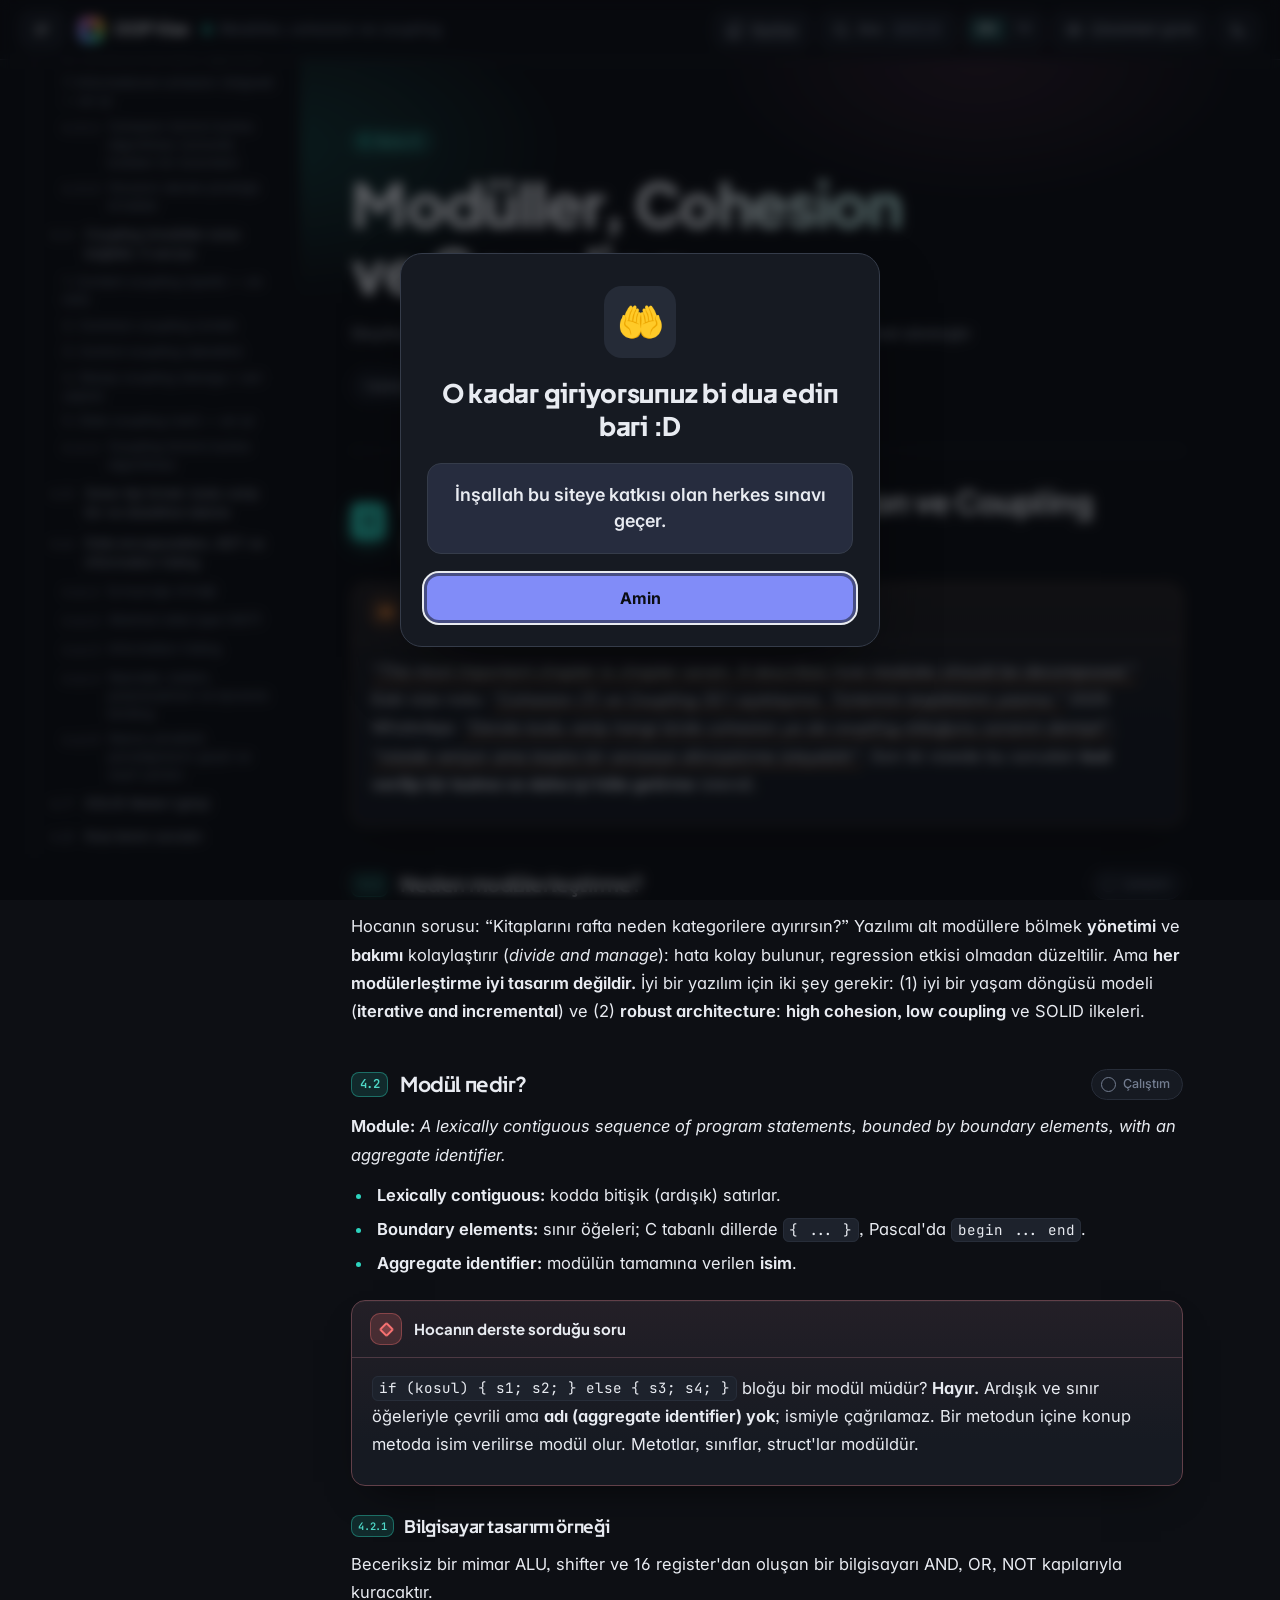
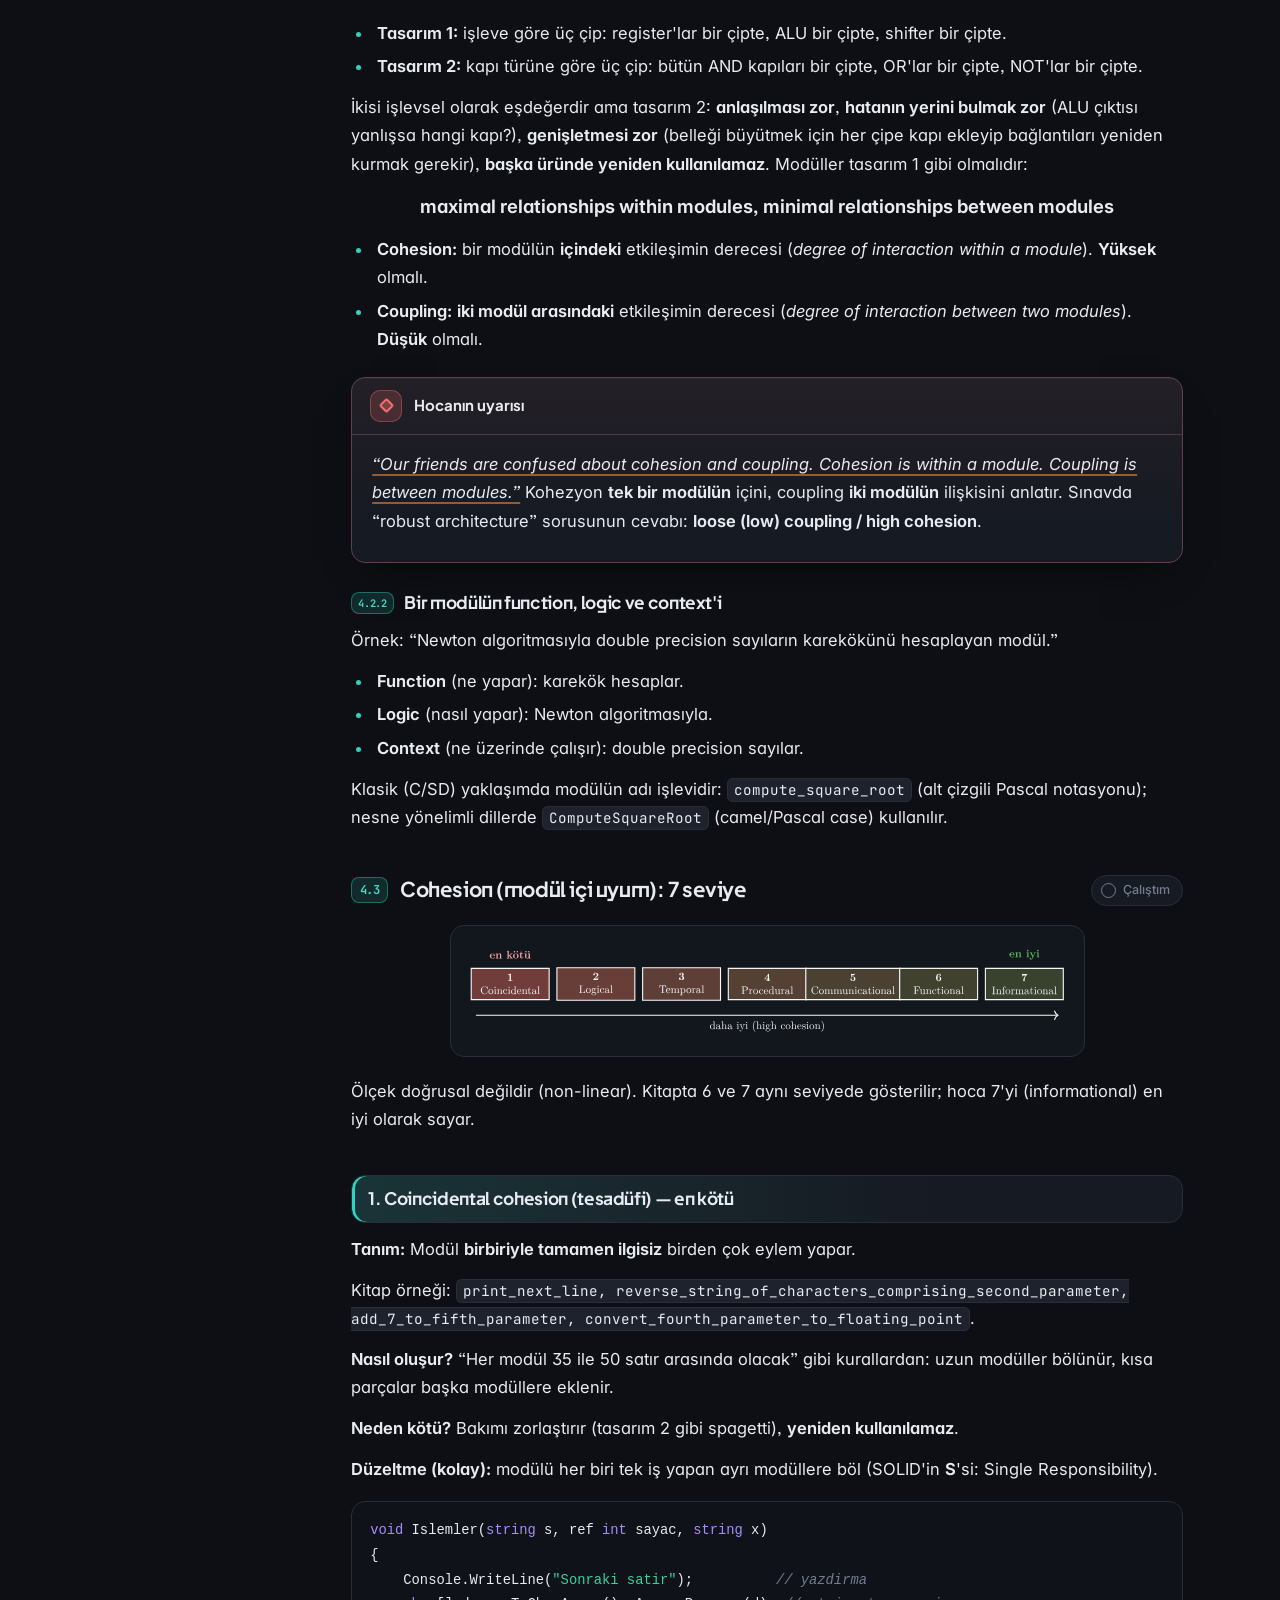
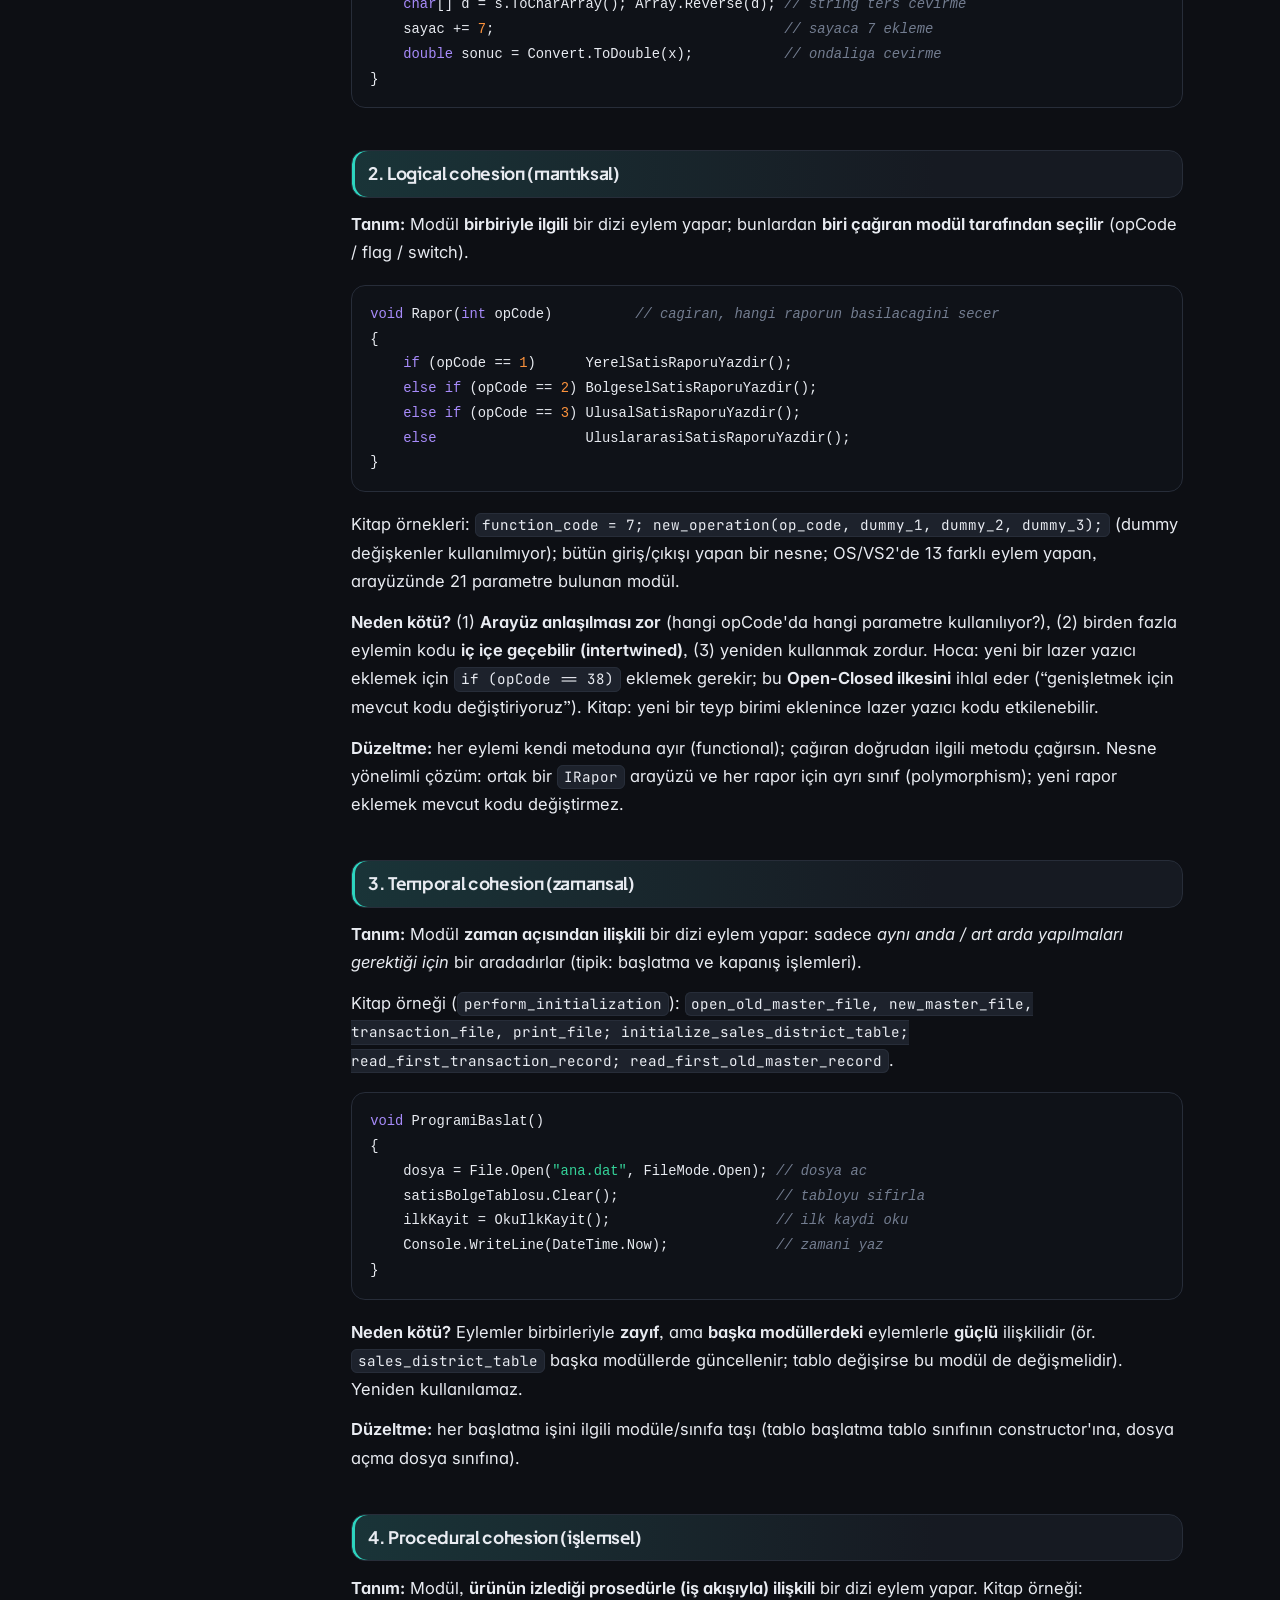
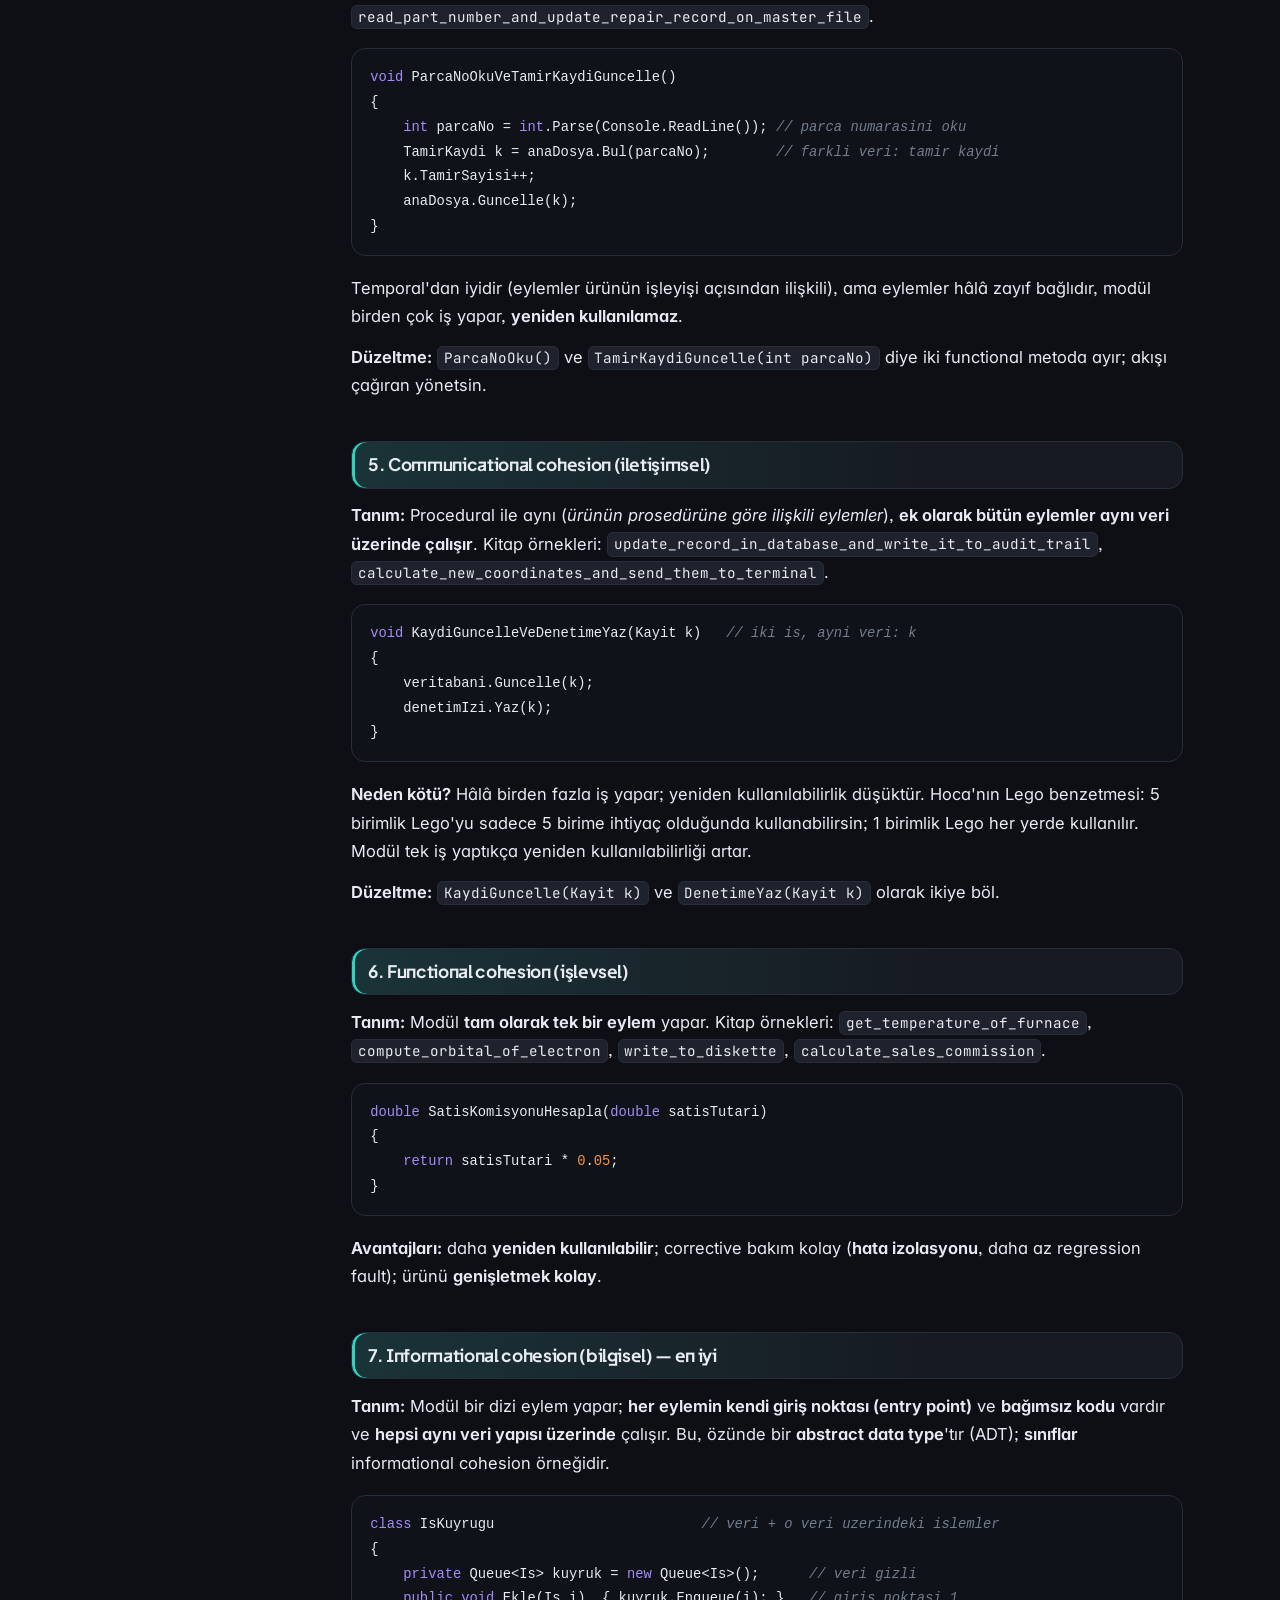
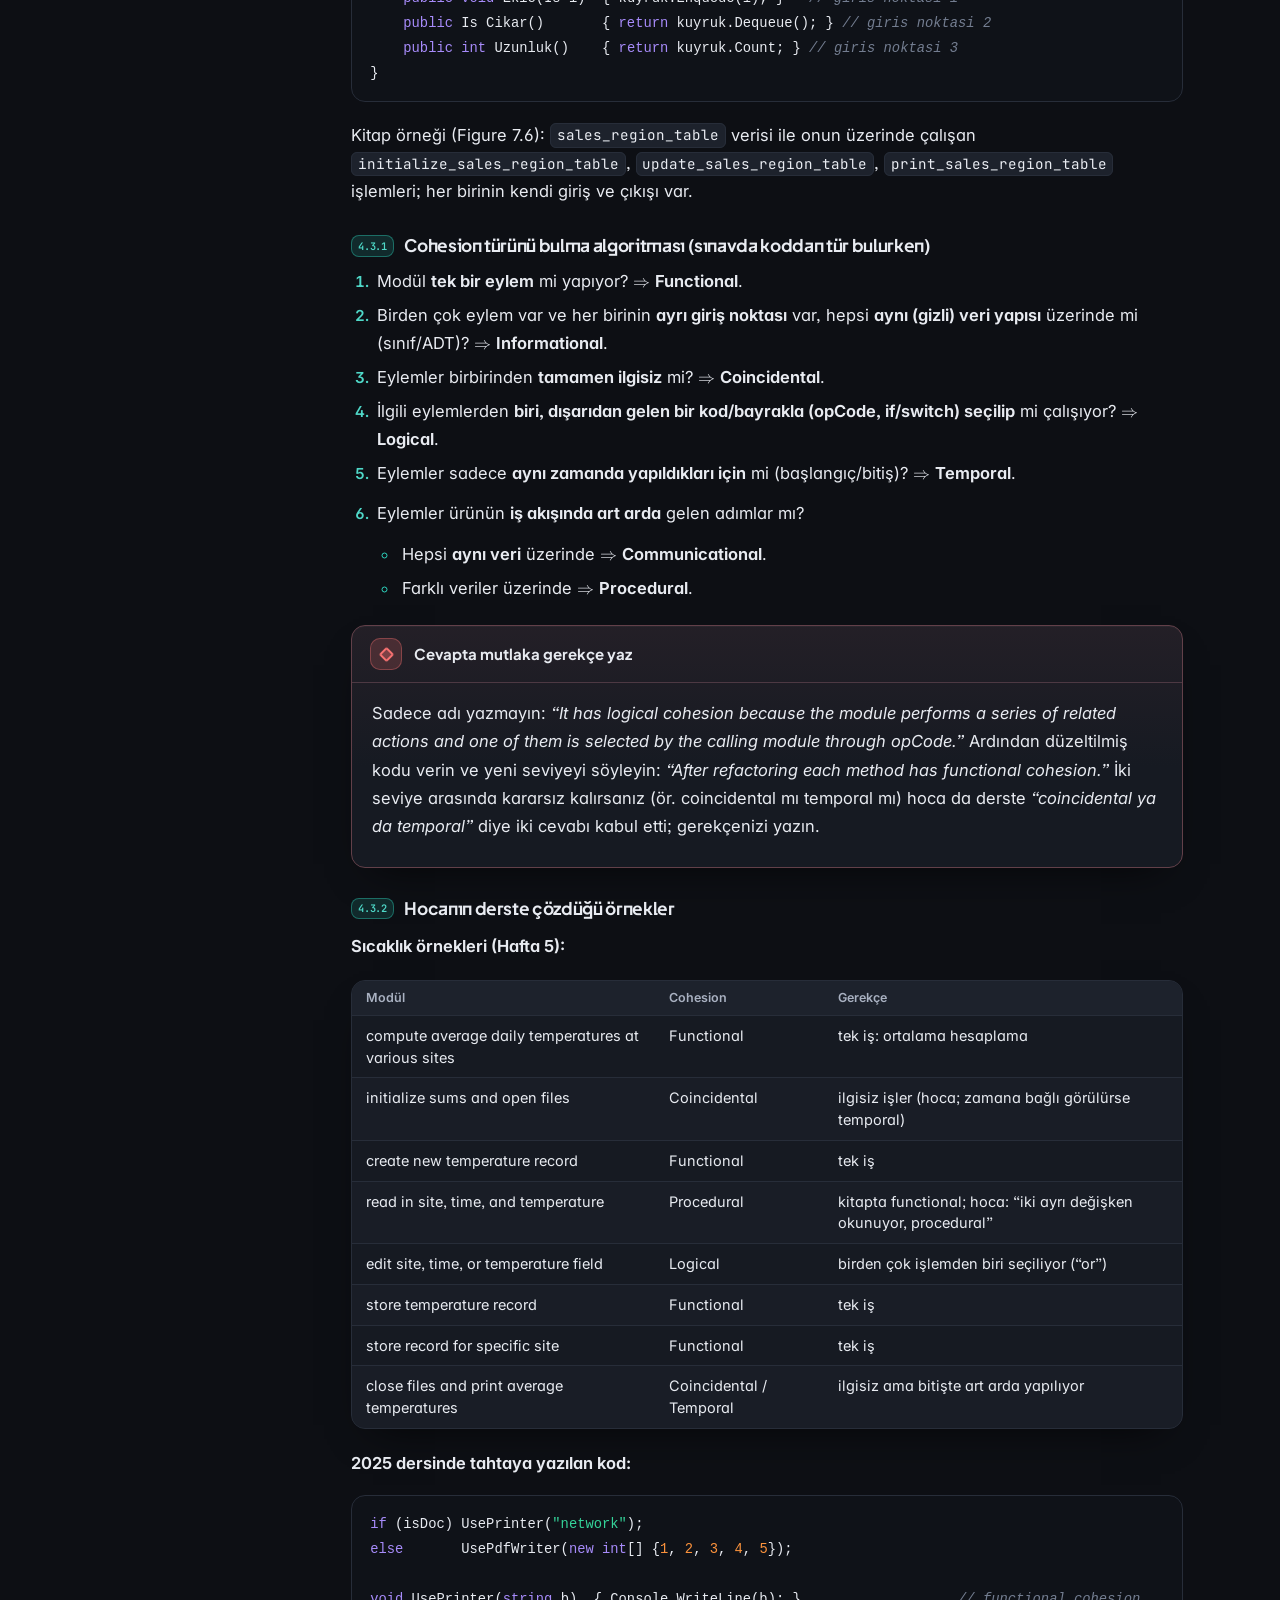
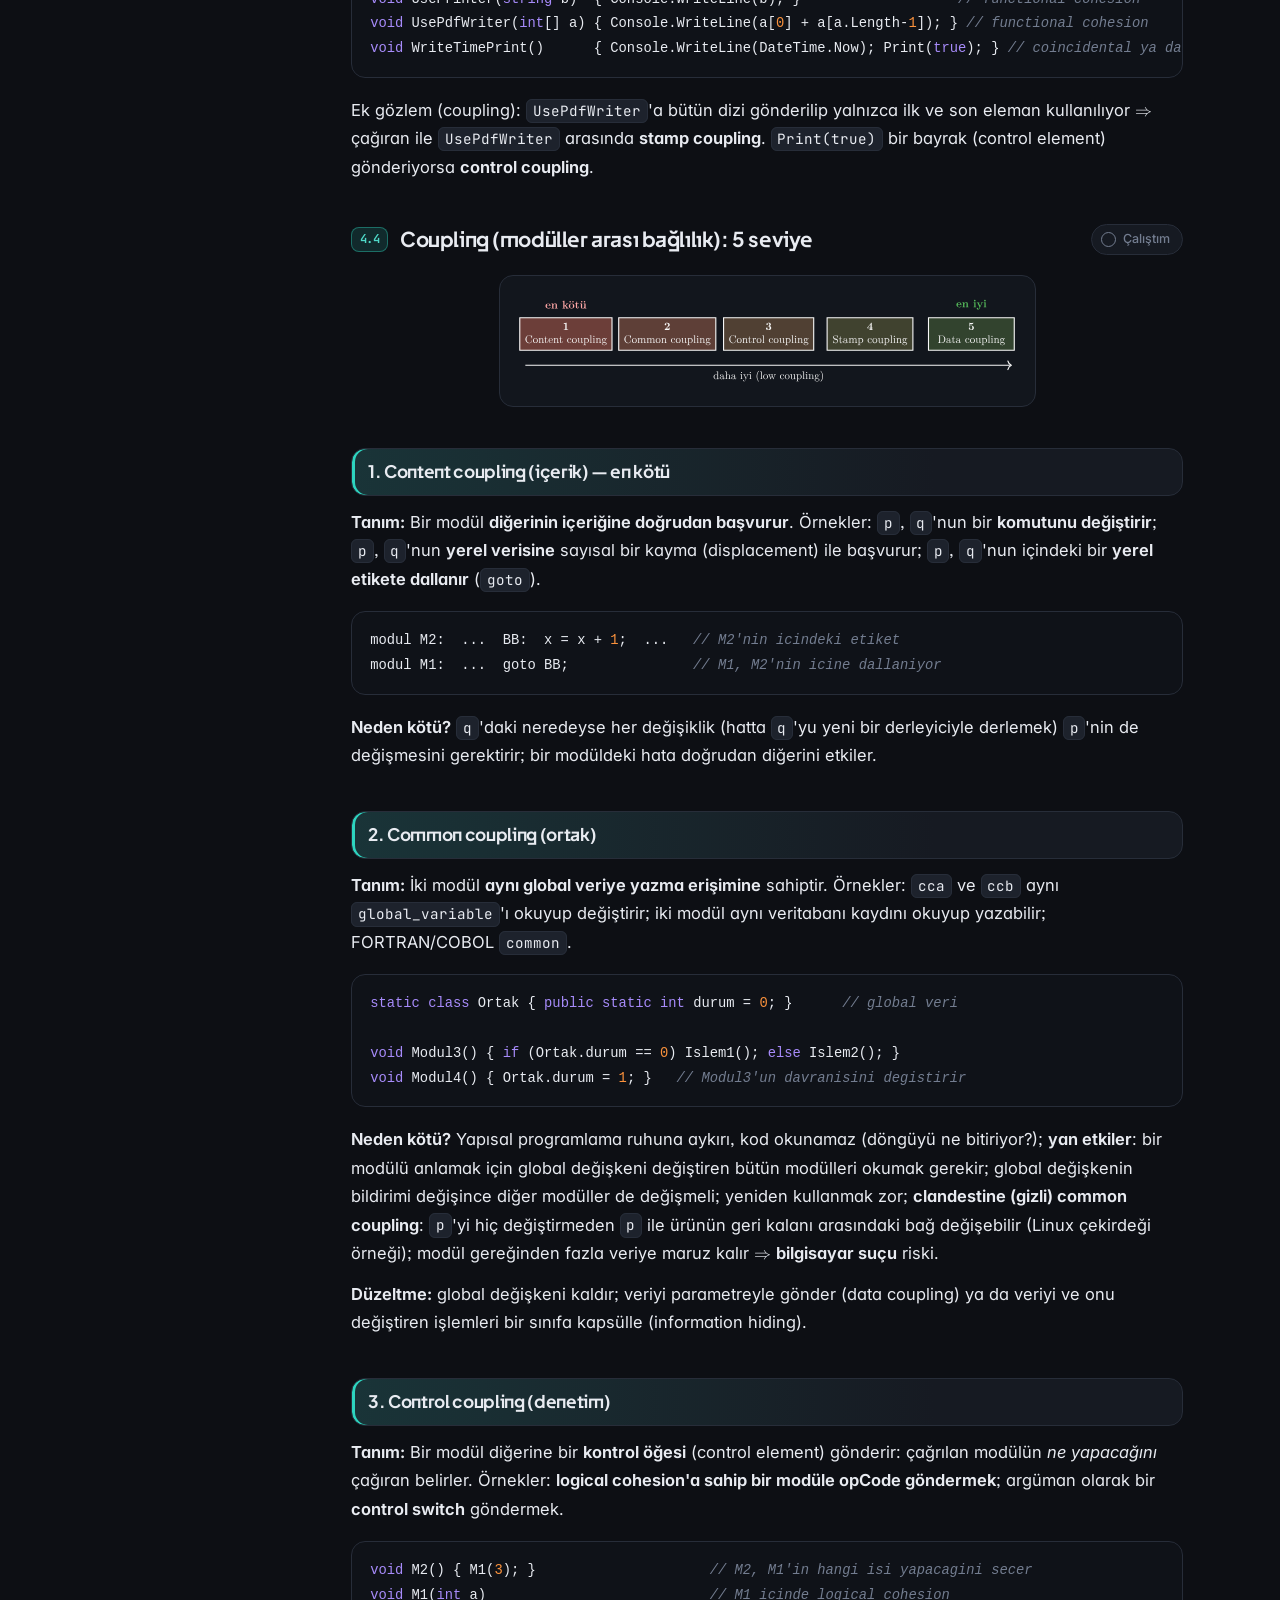
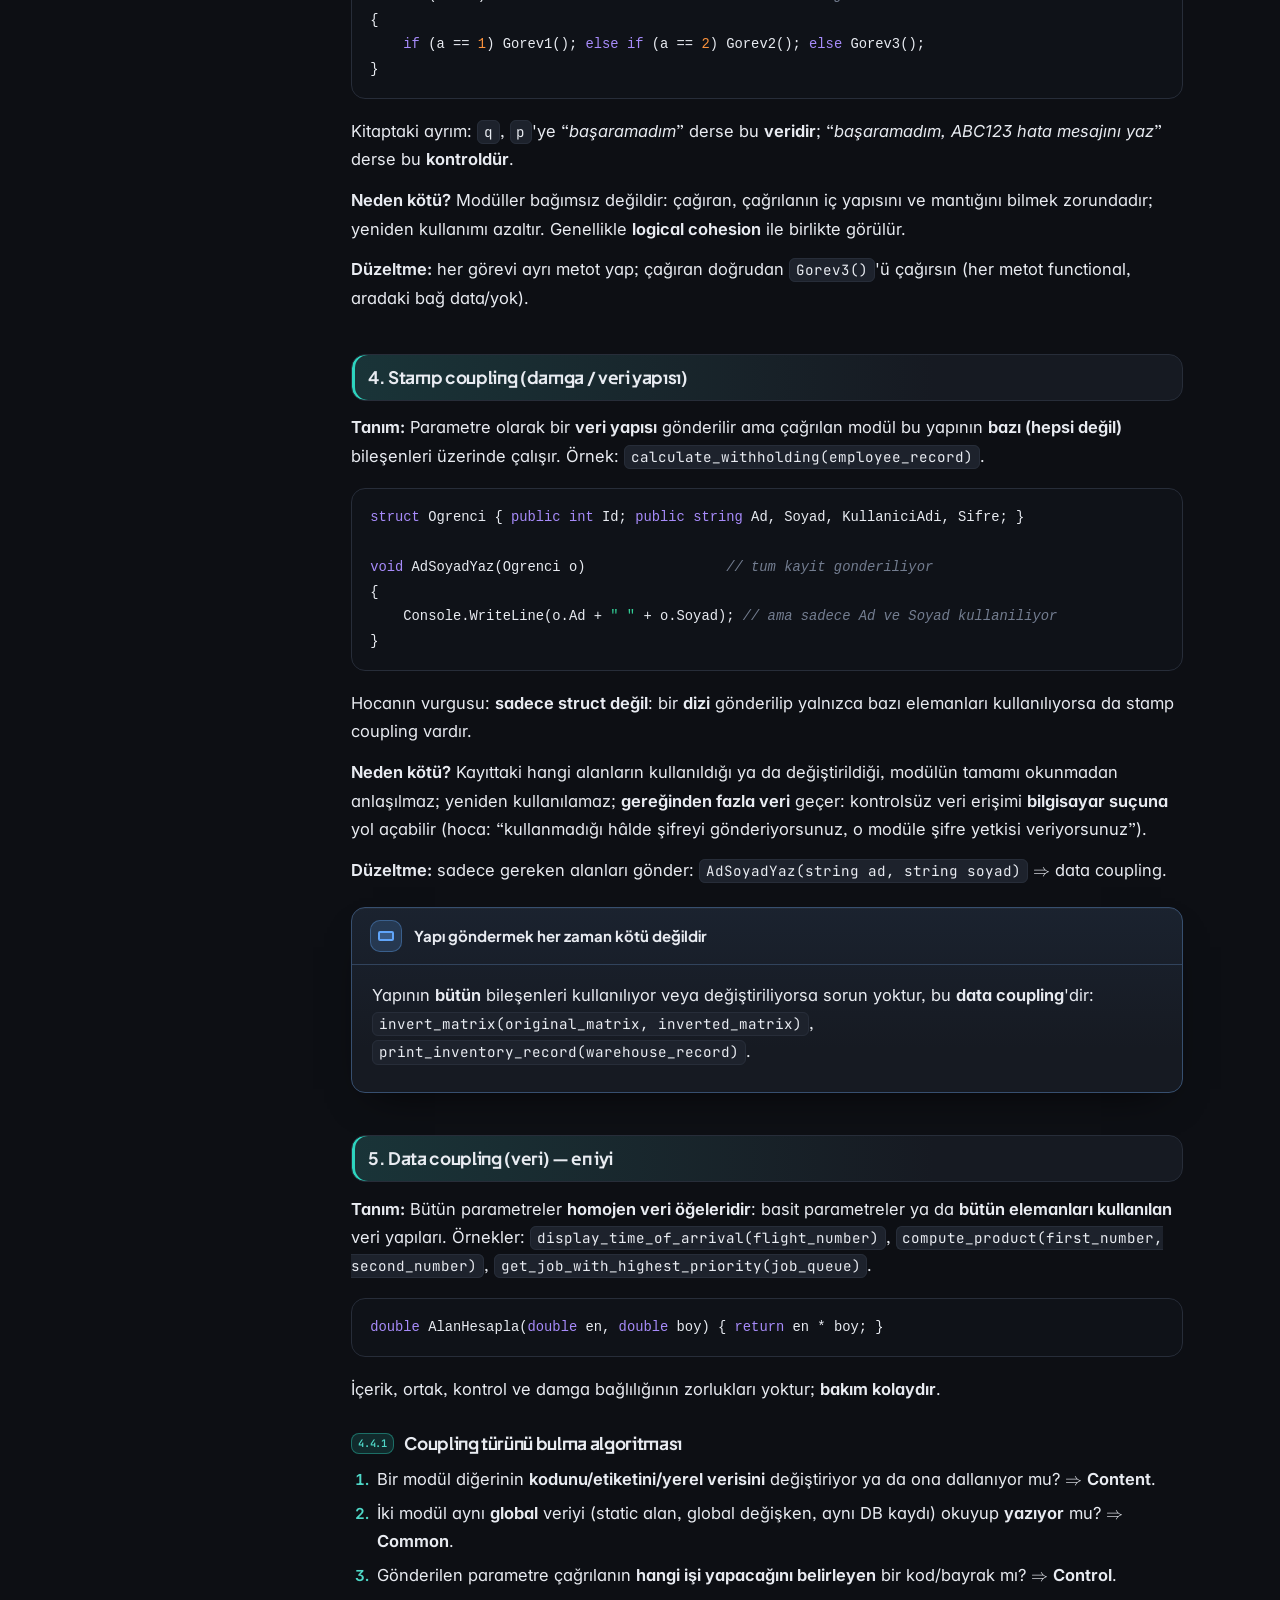
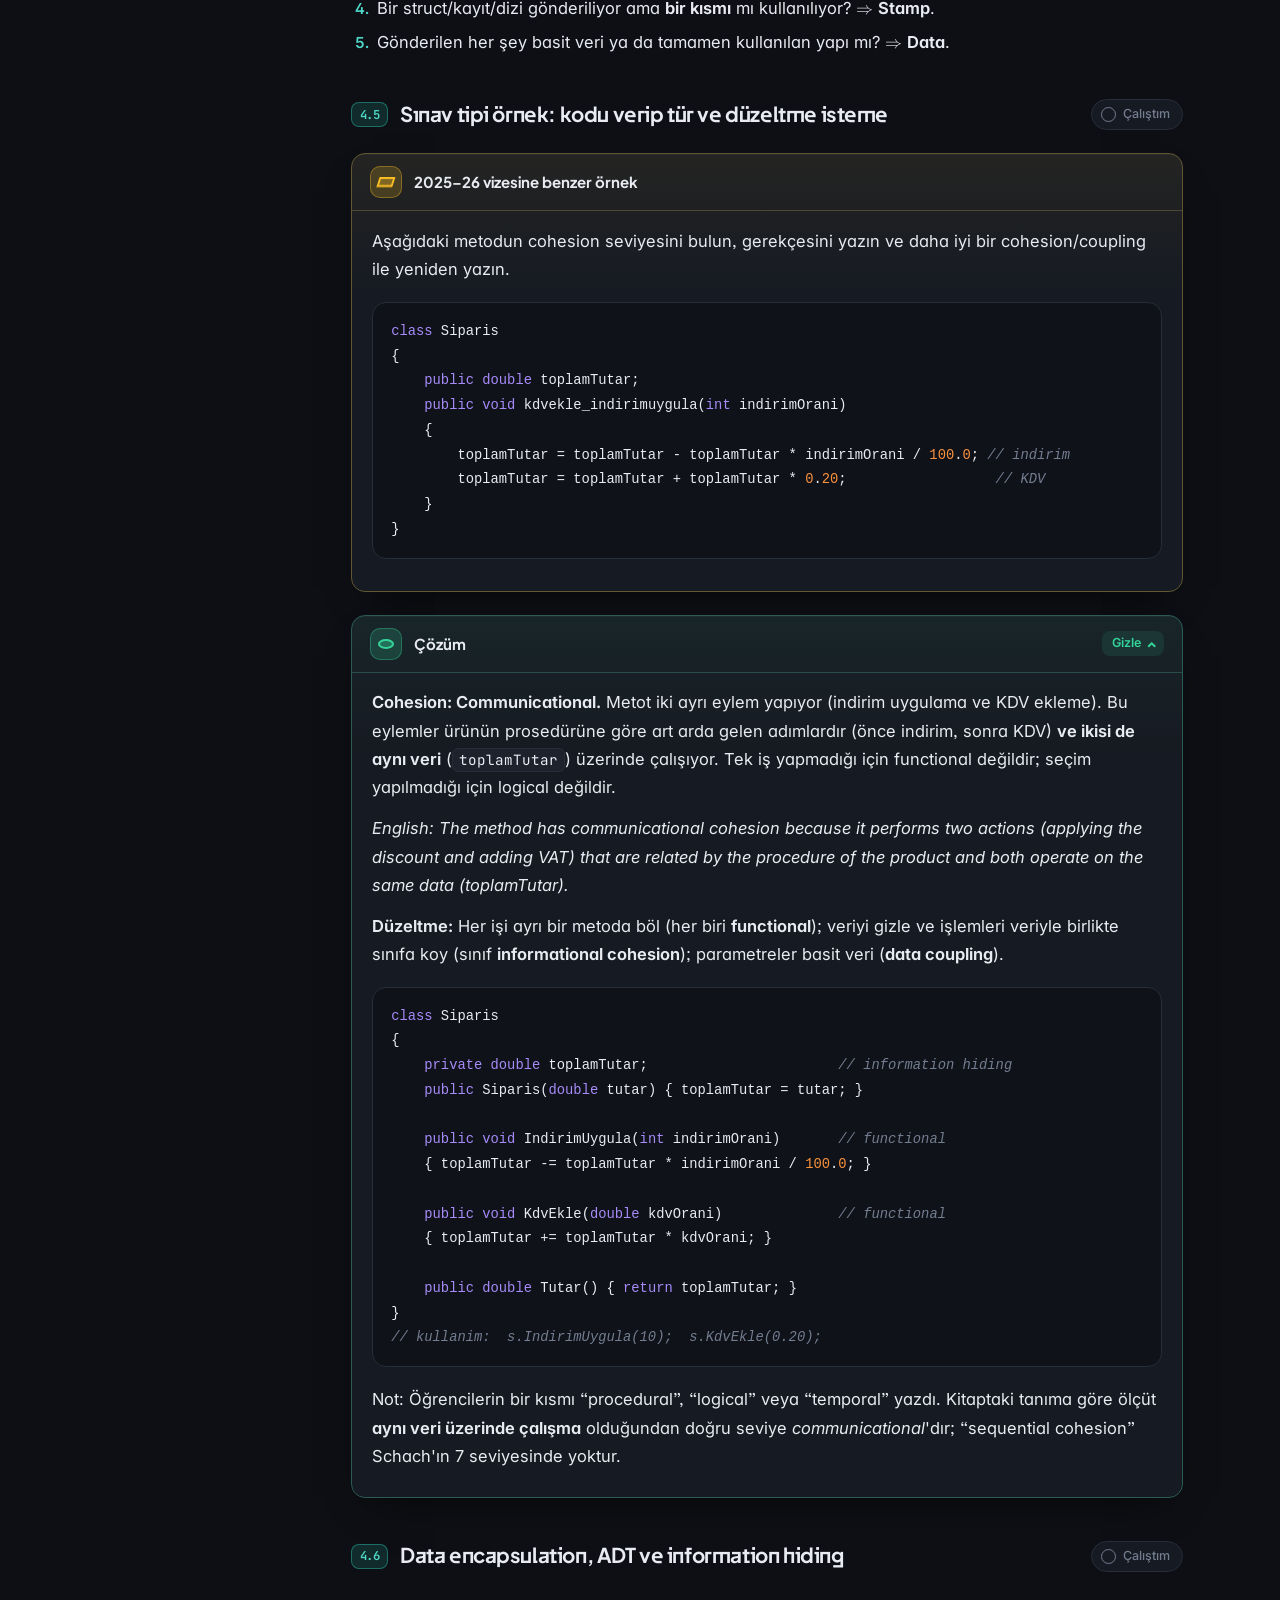
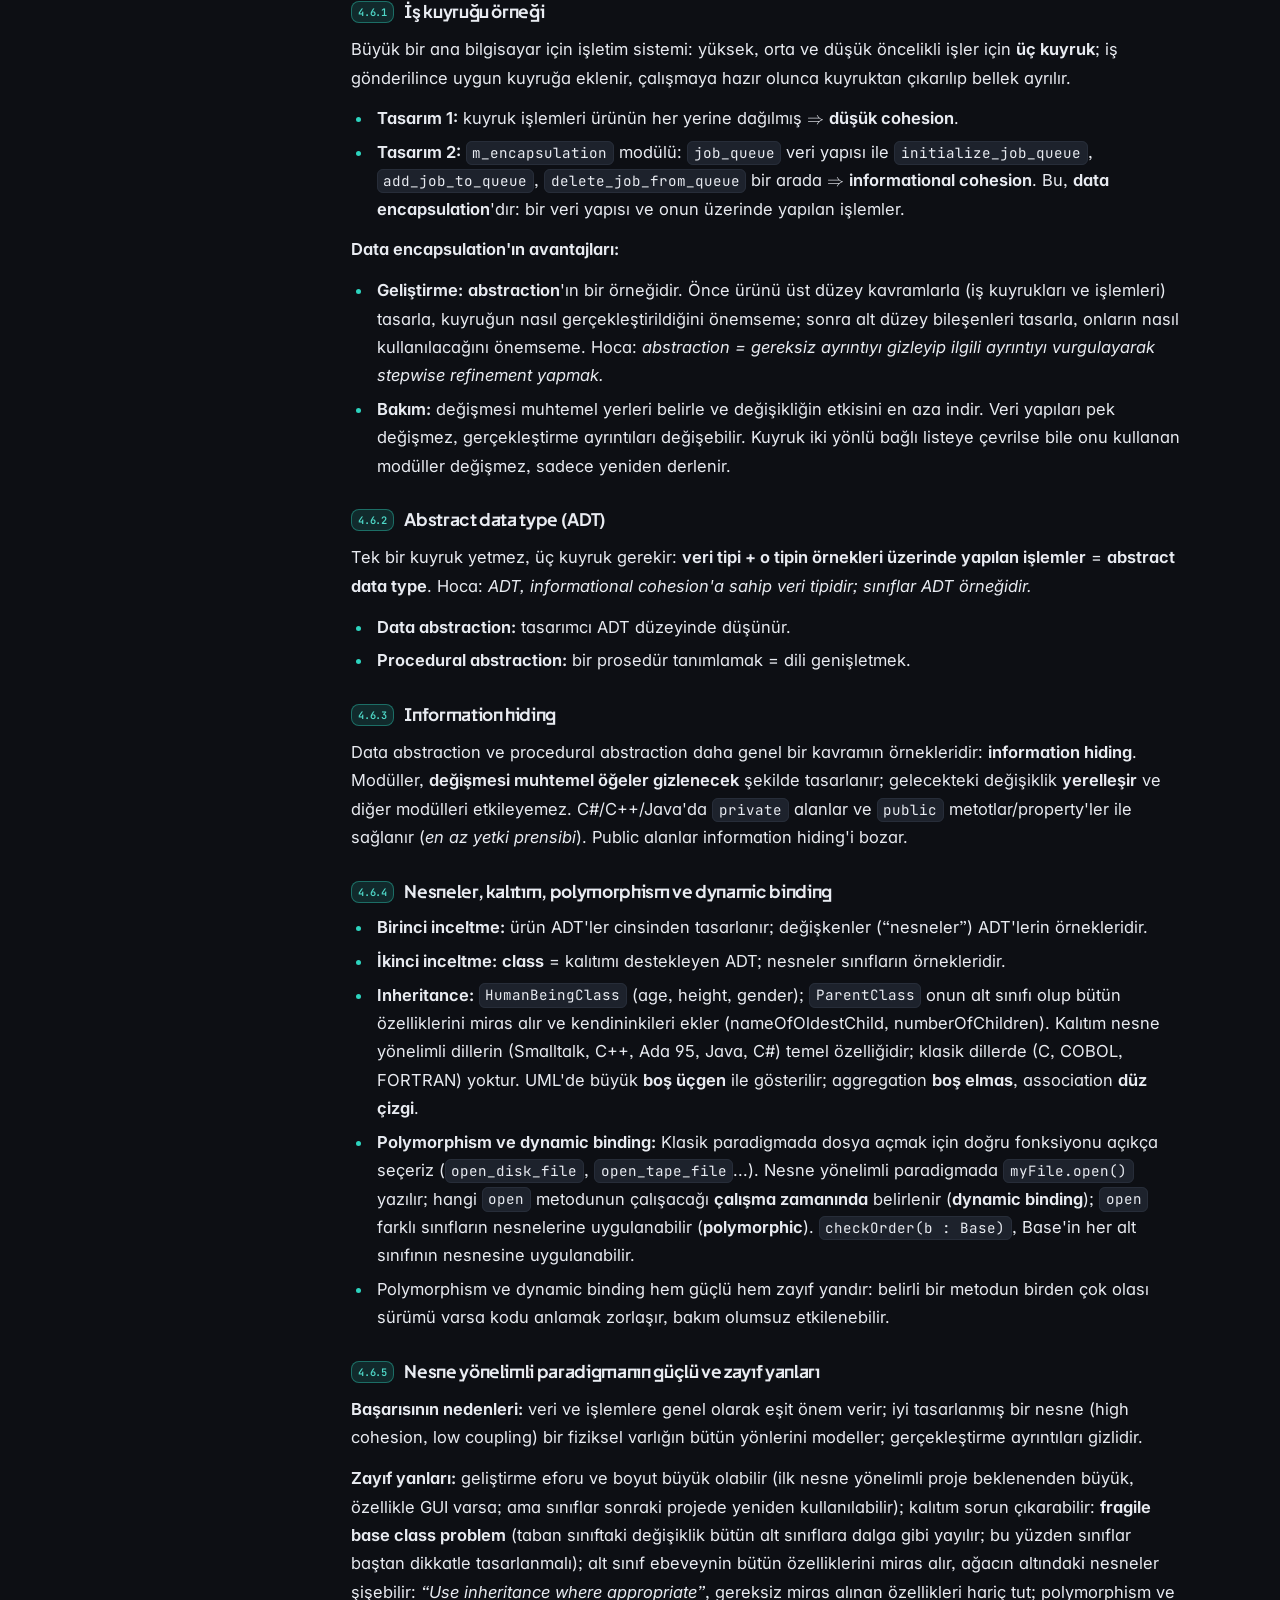
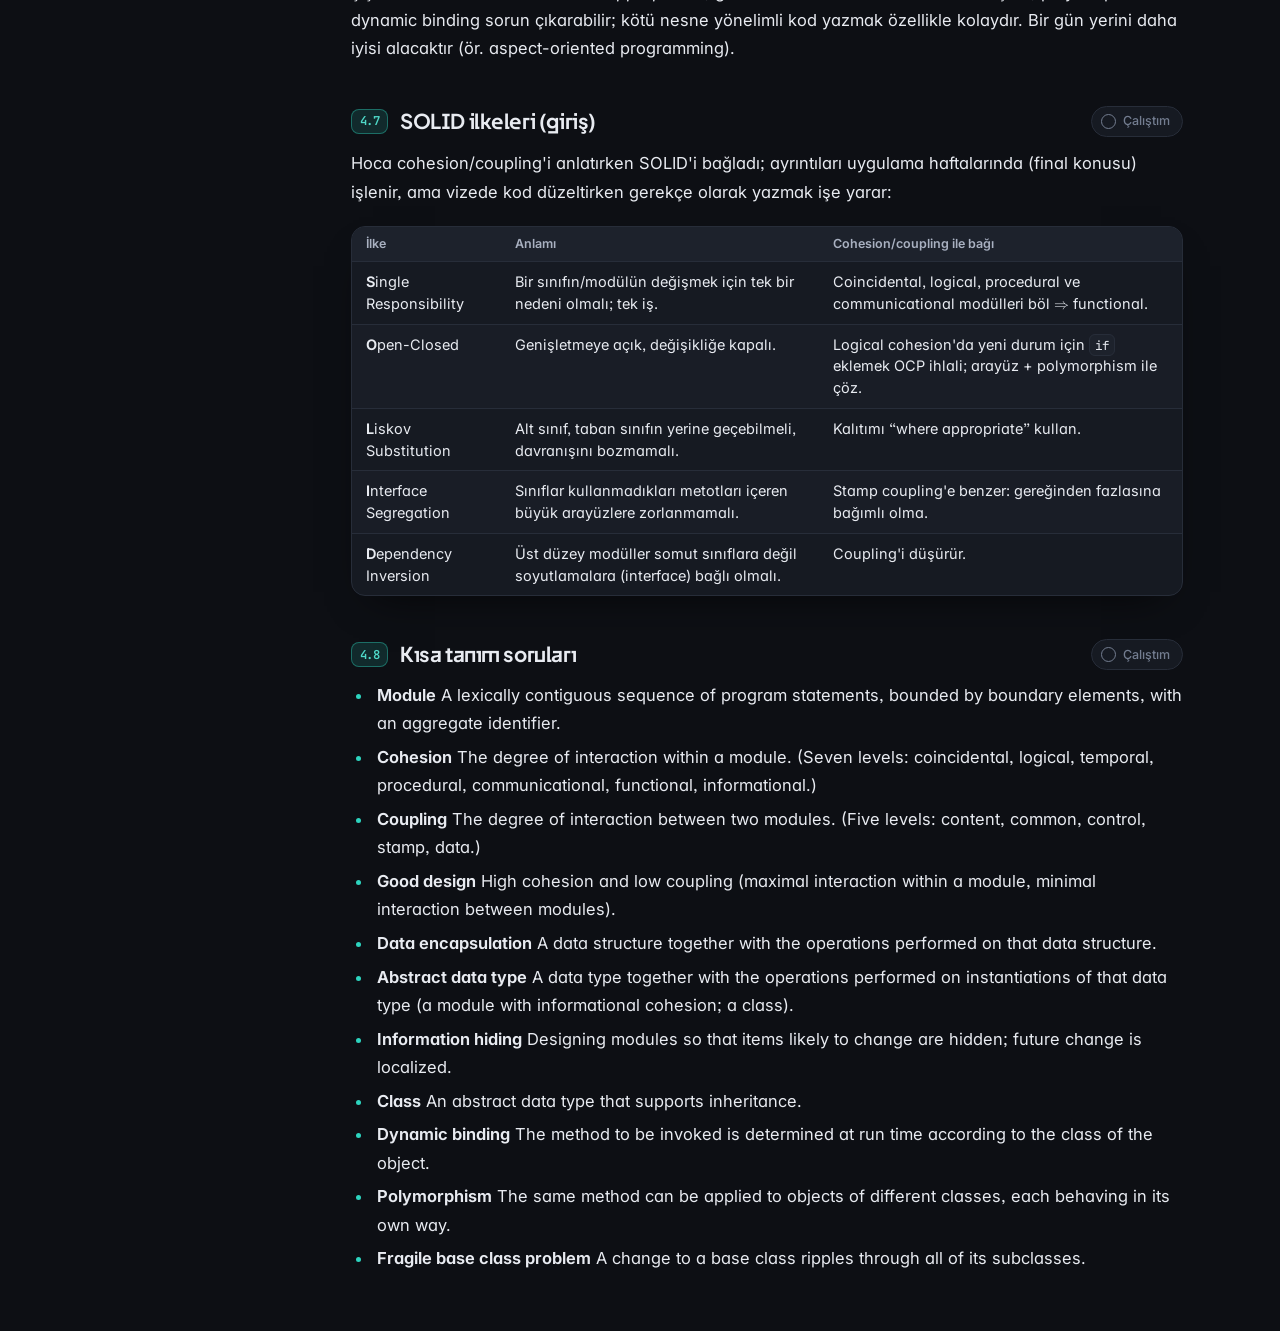
<file: html/konu-04-moduller.html>
<!doctype html>
<html lang="tr">
<head>
<meta charset="utf-8">
<meta name="viewport" content="width=device-width, initial-scale=1">
<title>Modüller, Cohesion ve Coupling | OOP Vize</title>
<script>var t='dark',l='en';try{t=localStorage.getItem('oop:theme')||'dark';l=localStorage.getItem('oop:lang')||'en';}catch(e){}document.documentElement.dataset.theme=t;document.documentElement.dataset.lang=l;try{if(localStorage.getItem('oop:toc')==='hidden')document.documentElement.classList.add('toc-hidden');}catch(e){}</script>
<link rel="preconnect" href="https://fonts.googleapis.com"><link rel="preconnect" href="https://fonts.gstatic.com" crossorigin><link href="https://fonts.googleapis.com/css2?family=Inter:ital,opsz,wght@0,14..32,400;0,14..32,500;0,14..32,600;0,14..32,700;1,14..32,400&family=Plus+Jakarta+Sans:wght@600;700;800&family=JetBrains+Mono:wght@400;500;600&display=swap" rel="stylesheet">
<link rel="stylesheet" href="assets/katex/katex.min.css">
<link rel="stylesheet" href="assets/style.css?v=b61c9efa">

</head>
<body class="doc g-konu" data-page="konu-04-moduller" data-group="konu" data-unit="h3" data-title="Modüller, cohesion ve coupling" style="--accent:#2DD4BF">
<div class="readbar"><span></span></div>
<header class="topbar">
  <button class="tb-btn menu" id="menuBtn" type="button" aria-label="İçindekileri aç / kapat" title="İçindekileri aç / kapat"><span class="ic ic-menu"></span></button>
  <a class="brand" href="../index.html"><span class="brand-dot"></span>OOP Vize</a>
  <span class="crumb">Modüller, cohesion ve coupling</span>
  <div class="tb-actions">
    <a class="tb-btn" href="kartlar.html#d04" title="Bu konunun flashcard destesi"><span class="ic ic-cards"></span><span class="lbl">Kartlar</span></a>
    <button class="tb-btn sbtn" id="searchBtn" type="button"><span class="ic ic-search"></span><span class="lbl">Ara</span><kbd>Ctrl K</kbd></button>
    <button class="tb-btn lang-btn" id="langBtn" type="button" title="Dili değiştir: İngilizce (sınavda yazılacak) / Türkçe"><span data-l="en">EN</span><span data-l="tr">TR</span></button>
    <button class="tb-btn" id="quizBtn" type="button" title="Bütün çözümleri aç veya kapat"><span class="ic ic-eye"></span><span class="lbl">Çözümleri gizle</span></button>
    <button class="tb-btn" id="themeBtn" type="button" aria-label="Tema değiştir"><span class="ic ic-theme"></span></button>
  </div>
</header>
<div class="layout">
  <aside class="toc" id="toc">
    <div class="toc-head">
      <div class="toc-top"><span>İçindekiler</span><button class="toc-hide" id="tocHide" type="button" title="İçindekileri gizle" aria-label="İçindekileri gizle"><svg viewBox="0 0 24 24" width="16" height="16" aria-hidden="true"><path d="M11 17l-5-5 5-5M18 17l-5-5 5-5" fill="none" stroke="currentColor" stroke-width="2" stroke-linecap="round" stroke-linejoin="round"/></svg></button></div>
      <span class="toc-prog"><b id="pgDone">0</b>/<b id="pgAll">8</b> başlık çalışıldı</span>
      <span class="meter"><i id="pgBar"></i></span>
    </div>
    <nav><ol class="toc-l"><li class="t2"><a href="#modullerden-nesnelere-cohesion-ve-coupling-chapter-7"><span class="tn">4</span><span>Modüllerden Nesnelere: Cohesion ve Coupling (Chapter 7)</span></a><ol class="toc-s"><li class="t3"><a href="#neden-modulerlestirme"><span class="tn">4.1</span><span>Neden modülerleştirme?</span></a></li><li class="t3"><a href="#modul-nedir"><span class="tn">4.2</span><span>Modül nedir?</span></a></li><li class="t4"><a href="#bilgisayar-tasarimi-ornegi"><span class="tn">4.2.1</span><span>Bilgisayar tasarımı örneği</span></a></li><li class="t4"><a href="#bir-modulun-function-logic-ve-context-i"><span class="tn">4.2.2</span><span>Bir modülün function, logic ve context'i</span></a></li><li class="t3"><a href="#cohesion-modul-ici-uyum-7-seviye"><span class="tn">4.3</span><span>Cohesion (modül içi uyum): 7 seviye</span></a></li><li class="t4"><a href="#kart-1-coincidental-cohesion-tesadufi-en-kotu"><span class="tn"></span><span>1. Coincidental cohesion (tesadüfi) — en kötü</span></a></li><li class="t4"><a href="#kart-2-logical-cohesion-mantiksal"><span class="tn"></span><span>2. Logical cohesion (mantıksal)</span></a></li><li class="t4"><a href="#kart-3-temporal-cohesion-zamansal"><span class="tn"></span><span>3. Temporal cohesion (zamansal)</span></a></li><li class="t4"><a href="#kart-4-procedural-cohesion-islemsel"><span class="tn"></span><span>4. Procedural cohesion (işlemsel)</span></a></li><li class="t4"><a href="#kart-5-communicational-cohesion-iletisimsel"><span class="tn"></span><span>5. Communicational cohesion (iletişimsel)</span></a></li><li class="t4"><a href="#kart-6-functional-cohesion-islevsel"><span class="tn"></span><span>6. Functional cohesion (işlevsel)</span></a></li><li class="t4"><a href="#kart-7-informational-cohesion-bilgisel-en-iyi"><span class="tn"></span><span>7. Informational cohesion (bilgisel) — en iyi</span></a></li><li class="t4"><a href="#cohesion-turunu-bulma-algoritmasi-sinavda-koddan-tur-bulurke"><span class="tn">4.3.1</span><span>Cohesion türünü bulma algoritması (sınavda koddan tür bulurken)</span></a></li><li class="t4"><a href="#hocanin-derste-cozdugu-ornekler"><span class="tn">4.3.2</span><span>Hocanın derste çözdüğü örnekler</span></a></li><li class="t3"><a href="#coupling-moduller-arasi-baglilik-5-seviye"><span class="tn">4.4</span><span>Coupling (modüller arası bağlılık): 5 seviye</span></a></li><li class="t4"><a href="#kart-1-content-coupling-icerik-en-kotu"><span class="tn"></span><span>1. Content coupling (içerik) — en kötü</span></a></li><li class="t4"><a href="#kart-2-common-coupling-ortak"><span class="tn"></span><span>2. Common coupling (ortak)</span></a></li><li class="t4"><a href="#kart-3-control-coupling-denetim"><span class="tn"></span><span>3. Control coupling (denetim)</span></a></li><li class="t4"><a href="#kart-4-stamp-coupling-damga-veri-yapisi"><span class="tn"></span><span>4. Stamp coupling (damga / veri yapısı)</span></a></li><li class="t4"><a href="#kart-5-data-coupling-veri-en-iyi"><span class="tn"></span><span>5. Data coupling (veri) — en iyi</span></a></li><li class="t4"><a href="#coupling-turunu-bulma-algoritmasi"><span class="tn">4.4.1</span><span>Coupling türünü bulma algoritması</span></a></li><li class="t3"><a href="#sinav-tipi-ornek-kodu-verip-tur-ve-duzeltme-isteme"><span class="tn">4.5</span><span>Sınav tipi örnek: kodu verip tür ve düzeltme isteme</span></a></li><li class="t3"><a href="#data-encapsulation-adt-ve-information-hiding"><span class="tn">4.6</span><span>Data encapsulation, ADT ve information hiding</span></a></li><li class="t4"><a href="#is-kuyrugu-ornegi"><span class="tn">4.6.1</span><span>İş kuyruğu örneği</span></a></li><li class="t4"><a href="#abstract-data-type-adt"><span class="tn">4.6.2</span><span>Abstract data type (ADT)</span></a></li><li class="t4"><a href="#information-hiding"><span class="tn">4.6.3</span><span>Information hiding</span></a></li><li class="t4"><a href="#nesneler-kalitim-polymorphism-ve-dynamic-binding"><span class="tn">4.6.4</span><span>Nesneler, kalıtım, polymorphism ve dynamic binding</span></a></li><li class="t4"><a href="#nesne-yonelimli-paradigmanin-guclu-ve-zayif-yanlari"><span class="tn">4.6.5</span><span>Nesne yönelimli paradigmanın güçlü ve zayıf yanları</span></a></li><li class="t3"><a href="#solid-ilkeleri-giris"><span class="tn">4.7</span><span>SOLID ilkeleri (giriş)</span></a></li><li class="t3"><a href="#kisa-tanim-sorulari"><span class="tn">4.8</span><span>Kısa tanım soruları</span></a></li></ol></li></ol></nav>
  </aside>
  <main class="content" id="content">
    <header class="doc-hero">
      <p class="kicker">Konu 4</p>
      <h1><span class="fs-l">Modüller, Cohesion ve Coupling</span></h1>
      <p class="byline">Slaytlar, ders kitabı (Schach 8e), ders videoları ve WhatsApp grubu temel alınmıştır</p>
      <ul class="chips"><li>1 bölüm</li><li>2 diyagram</li><li>1 soru</li><li>1 çözüm kutusu</li><li>15 kod bloğu</li></ul>
    </header>
    <article class="prose">
<h2 id="modullerden-nesnelere-cohesion-ve-coupling-chapter-7" class="h"><span class="num">4</span><span class="ht">Modüllerden Nesnelere: Cohesion ve Coupling (Chapter 7)</span></h2>
<section class="box box-hoca"><div class="box-h"><i class="shape s-ekran"></i><span class="bt">Hoca derste vurguladı Hafta 1, 4 ve 5</span></div><div class="box-b"><p><q class="alinti">The most important chapter is chapter seven. It describes how modules should be decomposed.</q> Eski vize notu: <q class="alinti">Cohesion (7) ve Coupling (5)'i açıklayınız. Türlerinin başlıklarını yazınız.</q> 2025 WhatsApp: <q class="alinti">Derste kodu verip hangi türde cohesion ya da coupling olduğunu sorarım demişti</q>, <q class="alinti">vizede veriyor ama başka bir seviyeye dönüştürme isteyebilir</q>. Son iki vizede bu sorudan <strong>kod verilip tür bulma ve daha iyi hâle getirme</strong> istendi.</p></div></section>
<h3 id="neden-modulerlestirme" class="h"><span class="num">4.1</span><span class="ht">Neden modülerleştirme?</span></h3>
<p>Hocanın sorusu: “Kitaplarını rafta neden kategorilere ayırırsın?” Yazılımı alt modüllere bölmek <strong>yönetimi</strong> ve <strong>bakımı</strong> kolaylaştırır (<em>divide and manage</em>): hata kolay bulunur, regression etkisi olmadan düzeltilir. Ama <strong>her modülerleştirme iyi tasarım değildir.</strong> İyi bir yazılım için iki şey gerekir: (1) iyi bir yaşam döngüsü modeli (<strong>iterative and incremental</strong>) ve (2) <strong>robust architecture</strong>: <strong>high cohesion, low coupling</strong> ve SOLID ilkeleri.</p>
<h3 id="modul-nedir" class="h"><span class="num">4.2</span><span class="ht">Modül nedir?</span></h3>
<p><strong>Module:</strong> <em>A lexically contiguous sequence of program statements, bounded by boundary elements, with an aggregate identifier.</em></p>
<ul class="l"><li><strong>Lexically contiguous:</strong> kodda bitişik (ardışık) satırlar.</li><li><strong>Boundary elements:</strong> sınır öğeleri; C tabanlı dillerde <code class="tt">{ ... }</code>, Pascal'da <code class="tt">begin ... end</code>.</li><li><strong>Aggregate identifier:</strong> modülün tamamına verilen <strong>isim</strong>.</li></ul>
<section class="box box-dikkat"><div class="box-h"><i class="shape s-karar"></i><span class="bt">Hocanın derste sorduğu soru</span></div><div class="box-b"><p><code class="tt">if (kosul) { s1; s2; } else { s3; s4; }</code> bloğu bir modül müdür? <strong>Hayır.</strong> Ardışık ve sınır öğeleriyle çevrili ama <strong>adı (aggregate identifier) yok</strong>; ismiyle çağrılamaz. Bir metodun içine konup metoda isim verilirse modül olur. Metotlar, sınıflar, struct'lar modüldür.</p></div></section>
<h4 id="bilgisayar-tasarimi-ornegi" class="h"><span class="num">4.2.1</span><span class="ht">Bilgisayar tasarımı örneği</span></h4>
<p>Beceriksiz bir mimar ALU, shifter ve 16 register'dan oluşan bir bilgisayarı AND, OR, NOT kapılarıyla kuracaktır.</p>
<ul class="l"><li><strong>Tasarım 1:</strong> işleve göre üç çip: register'lar bir çipte, ALU bir çipte, shifter bir çipte.</li><li><strong>Tasarım 2:</strong> kapı türüne göre üç çip: bütün AND kapıları bir çipte, OR'lar bir çipte, NOT'lar bir çipte.</li></ul>
<p>İkisi işlevsel olarak eşdeğerdir ama tasarım 2: <strong>anlaşılması zor</strong>, <strong>hatanın yerini bulmak zor</strong> (ALU çıktısı yanlışsa hangi kapı?), <strong>genişletmesi zor</strong> (belleği büyütmek için her çipe kapı ekleyip bağlantıları yeniden kurmak gerekir), <strong>başka üründe yeniden kullanılamaz</strong>. Modüller tasarım 1 gibi olmalıdır:</p>
<div class="center"><p><span class="fs-l"><strong>maximal relationships within modules, minimal relationships between modules</strong></span><span class="fs-l"> </span></p></div>
<ul class="l"><li><strong>Cohesion:</strong> bir modülün <strong>içindeki</strong> etkileşimin derecesi (<em>degree of interaction within a module</em>). <strong>Yüksek</strong> olmalı.</li><li><strong>Coupling:</strong> <strong>iki modül arasındaki</strong> etkileşimin derecesi (<em>degree of interaction between two modules</em>). <strong>Düşük</strong> olmalı.</li></ul>
<section class="box box-dikkat"><div class="box-h"><i class="shape s-karar"></i><span class="bt">Hocanın uyarısı</span></div><div class="box-b"><p><q class="alinti">Our friends are confused about cohesion and coupling. Cohesion is within a module. Coupling is between modules.</q> Kohezyon <strong>tek bir modülün</strong> içini, coupling <strong>iki modülün</strong> ilişkisini anlatır. Sınavda “robust architecture” sorusunun cevabı: <strong>loose (low) coupling / high cohesion</strong>.</p></div></section>
<h4 id="bir-modulun-function-logic-ve-context-i" class="h"><span class="num">4.2.2</span><span class="ht">Bir modülün function, logic ve context'i</span></h4>
<p>Örnek: “Newton algoritmasıyla double precision sayıların karekökünü hesaplayan modül.”</p>
<ul class="l"><li><strong>Function</strong> (ne yapar): karekök hesaplar.</li><li><strong>Logic</strong> (nasıl yapar): Newton algoritmasıyla.</li><li><strong>Context</strong> (ne üzerinde çalışır): double precision sayılar.</li></ul>
<p>Klasik (C/SD) yaklaşımda modülün adı işlevidir: <code class="tt">compute_square_root</code> (alt çizgili Pascal notasyonu); nesne yönelimli dillerde <code class="tt">ComputeSquareRoot</code> (camel/Pascal case) kullanılır.</p>
<h3 id="cohesion-modul-ici-uyum-7-seviye" class="h"><span class="num">4.3</span><span class="ht">Cohesion (modül içi uyum): 7 seviye</span></h3>
<div class="center"><figure class="gfx gfx-fig"><button type="button" class="zoom" aria-label="Büyüt"><img src="assets/gfx/g_3e6a2d2356fe.svg" width="601" height="98" loading="lazy" alt="Diyagram"></button></figure></div>
<p>Ölçek doğrusal değildir (non-linear). Kitapta 6 ve 7 aynı seviyede gösterilir; hoca 7'yi (informational) en iyi olarak sayar.</p>
<h4 id="kart-1-coincidental-cohesion-tesadufi-en-kotu" class="h kart"><span class="ht">1. Coincidental cohesion (tesadüfi) — en kötü</span></h4>
<p><strong>Tanım:</strong> Modül <strong>birbiriyle tamamen ilgisiz</strong> birden çok eylem yapar.</p>
<p>Kitap örneği: <code class="tt">print_next_line, reverse_string_of_characters_comprising_second_parameter, add_7_to_fifth_parameter, convert_fourth_parameter_to_floating_point</code>.</p>
<p><strong>Nasıl oluşur?</strong> “Her modül 35 ile 50 satır arasında olacak” gibi kurallardan: uzun modüller bölünür, kısa parçalar başka modüllere eklenir.</p>
<p><strong>Neden kötü?</strong> Bakımı zorlaştırır (tasarım 2 gibi spagetti), <strong>yeniden kullanılamaz</strong>.</p>
<p><strong>Düzeltme (kolay):</strong> modülü her biri tek iş yapan ayrı modüllere böl (SOLID'in <strong>S</strong>'si: Single Responsibility).</p>
<div class="code"><pre><code><span class="k-k">void</span> Islemler(<span class="k-k">string</span> s, ref <span class="k-k">int</span> sayac, <span class="k-k">string</span> x)
{
    Console.WriteLine(<span class="k-s">"Sonraki satir"</span>);          <span class="k-c">// yazdirma</span>
    <span class="k-k">char</span>[] d = s.ToCharArray(); Array.Reverse(d); <span class="k-c">// string ters cevirme</span>
    sayac += <span class="k-n">7</span>;                                   <span class="k-c">// sayaca 7 ekleme</span>
    <span class="k-k">double</span> sonuc = Convert.ToDouble(x);           <span class="k-c">// ondaliga cevirme</span>
}</code></pre></div>
<h4 id="kart-2-logical-cohesion-mantiksal" class="h kart"><span class="ht">2. Logical cohesion (mantıksal)</span></h4>
<p><strong>Tanım:</strong> Modül <strong>birbiriyle ilgili</strong> bir dizi eylem yapar; bunlardan <strong>biri çağıran modül tarafından seçilir</strong> (opCode / flag / switch).</p>
<div class="code"><pre><code><span class="k-k">void</span> Rapor(<span class="k-k">int</span> opCode)          <span class="k-c">// cagiran, hangi raporun basilacagini secer</span>
{
    <span class="k-k">if</span> (opCode == <span class="k-n">1</span>)      YerelSatisRaporuYazdir();
    <span class="k-k">else</span> <span class="k-k">if</span> (opCode == <span class="k-n">2</span>) BolgeselSatisRaporuYazdir();
    <span class="k-k">else</span> <span class="k-k">if</span> (opCode == <span class="k-n">3</span>) UlusalSatisRaporuYazdir();
    <span class="k-k">else</span>                  UluslararasiSatisRaporuYazdir();
}</code></pre></div>
<p>Kitap örnekleri: <code class="tt">function_code = 7; new_operation(op_code, dummy_1, dummy_2, dummy_3);</code> (dummy değişkenler kullanılmıyor); bütün giriş/çıkışı yapan bir nesne; OS/VS2'de 13 farklı eylem yapan, arayüzünde 21 parametre bulunan modül.</p>
<p><strong>Neden kötü?</strong> (1) <strong>Arayüz anlaşılması zor</strong> (hangi opCode'da hangi parametre kullanılıyor?), (2) birden fazla eylemin kodu <strong>iç içe geçebilir (intertwined)</strong>, (3) yeniden kullanmak zordur. Hoca: yeni bir lazer yazıcı eklemek için <code class="tt">if (opCode == 38)</code> eklemek gerekir; bu <strong>Open-Closed ilkesini</strong> ihlal eder (“genişletmek için mevcut kodu değiştiriyoruz”). Kitap: yeni bir teyp birimi eklenince lazer yazıcı kodu etkilenebilir.</p>
<p><strong>Düzeltme:</strong> her eylemi kendi metoduna ayır (functional); çağıran doğrudan ilgili metodu çağırsın. Nesne yönelimli çözüm: ortak bir <code class="tt">IRapor</code> arayüzü ve her rapor için ayrı sınıf (polymorphism); yeni rapor eklemek mevcut kodu değiştirmez.</p>
<h4 id="kart-3-temporal-cohesion-zamansal" class="h kart"><span class="ht">3. Temporal cohesion (zamansal)</span></h4>
<p><strong>Tanım:</strong> Modül <strong>zaman açısından ilişkili</strong> bir dizi eylem yapar: sadece <em>aynı anda / art arda yapılmaları gerektiği için</em> bir aradadırlar (tipik: başlatma ve kapanış işlemleri).</p>
<p>Kitap örneği (<code class="tt">perform_initialization</code>): <code class="tt">open_old_master_file, new_master_file, transaction_file, print_file; initialize_sales_district_table; read_first_transaction_record; read_first_old_master_record</code>.</p>
<div class="code"><pre><code><span class="k-k">void</span> ProgramiBaslat()
{
    dosya = File.Open(<span class="k-s">"ana.dat"</span>, FileMode.Open); <span class="k-c">// dosya ac</span>
    satisBolgeTablosu.Clear();                   <span class="k-c">// tabloyu sifirla</span>
    ilkKayit = OkuIlkKayit();                    <span class="k-c">// ilk kaydi oku</span>
    Console.WriteLine(DateTime.Now);             <span class="k-c">// zamani yaz</span>
}</code></pre></div>
<p><strong>Neden kötü?</strong> Eylemler birbirleriyle <strong>zayıf</strong>, ama <strong>başka modüllerdeki</strong> eylemlerle <strong>güçlü</strong> ilişkilidir (ör. <code class="tt">sales_district_table</code> başka modüllerde güncellenir; tablo değişirse bu modül de değişmelidir). Yeniden kullanılamaz.</p>
<p><strong>Düzeltme:</strong> her başlatma işini ilgili modüle/sınıfa taşı (tablo başlatma tablo sınıfının constructor'ına, dosya açma dosya sınıfına).</p>
<h4 id="kart-4-procedural-cohesion-islemsel" class="h kart"><span class="ht">4. Procedural cohesion (işlemsel)</span></h4>
<p><strong>Tanım:</strong> Modül, <strong>ürünün izlediği prosedürle (iş akışıyla) ilişkili</strong> bir dizi eylem yapar. Kitap örneği: <code class="tt">read_part_number_and_update_repair_record_on_master_file</code>.</p>
<div class="code"><pre><code><span class="k-k">void</span> ParcaNoOkuVeTamirKaydiGuncelle()
{
    <span class="k-k">int</span> parcaNo = <span class="k-k">int</span>.Parse(Console.ReadLine()); <span class="k-c">// parca numarasini oku</span>
    TamirKaydi k = anaDosya.Bul(parcaNo);        <span class="k-c">// farkli veri: tamir kaydi</span>
    k.TamirSayisi++;
    anaDosya.Guncelle(k);
}</code></pre></div>
<p>Temporal'dan iyidir (eylemler ürünün işleyişi açısından ilişkili), ama eylemler hâlâ zayıf bağlıdır, modül birden çok iş yapar, <strong>yeniden kullanılamaz</strong>.</p>
<p><strong>Düzeltme:</strong> <code class="tt">ParcaNoOku()</code> ve <code class="tt">TamirKaydiGuncelle(int parcaNo)</code> diye iki functional metoda ayır; akışı çağıran yönetsin.</p>
<h4 id="kart-5-communicational-cohesion-iletisimsel" class="h kart"><span class="ht">5. Communicational cohesion (iletişimsel)</span></h4>
<p><strong>Tanım:</strong> Procedural ile aynı (<em>ürünün prosedürüne göre ilişkili eylemler</em>), <strong>ek olarak bütün eylemler aynı veri üzerinde çalışır</strong>. Kitap örnekleri: <code class="tt">update_record_in_database_and_write_it_to_audit_trail</code>, <code class="tt">calculate_new_coordinates_and_send_them_to_terminal</code>.</p>
<div class="code"><pre><code><span class="k-k">void</span> KaydiGuncelleVeDenetimeYaz(Kayit k)   <span class="k-c">// iki is, ayni veri: k</span>
{
    veritabani.Guncelle(k);
    denetimIzi.Yaz(k);
}</code></pre></div>
<p><strong>Neden kötü?</strong> Hâlâ birden fazla iş yapar; yeniden kullanılabilirlik düşüktür. Hoca'nın Lego benzetmesi: 5 birimlik Lego'yu sadece 5 birime ihtiyaç olduğunda kullanabilirsin; 1 birimlik Lego her yerde kullanılır. Modül tek iş yaptıkça yeniden kullanılabilirliği artar.</p>
<p><strong>Düzeltme:</strong> <code class="tt">KaydiGuncelle(Kayit k)</code> ve <code class="tt">DenetimeYaz(Kayit k)</code> olarak ikiye böl.</p>
<h4 id="kart-6-functional-cohesion-islevsel" class="h kart"><span class="ht">6. Functional cohesion (işlevsel)</span></h4>
<p><strong>Tanım:</strong> Modül <strong>tam olarak tek bir eylem</strong> yapar. Kitap örnekleri: <code class="tt">get_temperature_of_furnace</code>, <code class="tt">compute_orbital_of_electron</code>, <code class="tt">write_to_diskette</code>, <code class="tt">calculate_sales_commission</code>.</p>
<div class="code"><pre><code><span class="k-k">double</span> SatisKomisyonuHesapla(<span class="k-k">double</span> satisTutari)
{
    <span class="k-k">return</span> satisTutari * <span class="k-n">0</span>.<span class="k-n">05</span>;
}</code></pre></div>
<p><strong>Avantajları:</strong> daha <strong>yeniden kullanılabilir</strong>; corrective bakım kolay (<strong>hata izolasyonu</strong>, daha az regression fault); ürünü <strong>genişletmek kolay</strong>.</p>
<h4 id="kart-7-informational-cohesion-bilgisel-en-iyi" class="h kart"><span class="ht">7. Informational cohesion (bilgisel) — en iyi</span></h4>
<p><strong>Tanım:</strong> Modül bir dizi eylem yapar; <strong>her eylemin kendi giriş noktası (entry point)</strong> ve <strong>bağımsız kodu</strong> vardır ve <strong>hepsi aynı veri yapısı üzerinde</strong> çalışır. Bu, özünde bir <strong>abstract data type</strong>'tır (ADT); <strong>sınıflar</strong> informational cohesion örneğidir.</p>
<div class="code"><pre><code><span class="k-k">class</span> IsKuyrugu                         <span class="k-c">// veri + o veri uzerindeki islemler</span>
{
    <span class="k-k">private</span> Queue&lt;Is&gt; kuyruk = <span class="k-k">new</span> Queue&lt;Is&gt;();      <span class="k-c">// veri gizli</span>
    <span class="k-k">public</span> <span class="k-k">void</span> Ekle(Is i)  { kuyruk.Enqueue(i); }   <span class="k-c">// giris noktasi 1</span>
    <span class="k-k">public</span> Is Cikar()       { <span class="k-k">return</span> kuyruk.Dequeue(); } <span class="k-c">// giris noktasi 2</span>
    <span class="k-k">public</span> <span class="k-k">int</span> Uzunluk()    { <span class="k-k">return</span> kuyruk.Count; } <span class="k-c">// giris noktasi 3</span>
}</code></pre></div>
<p>Kitap örneği (Figure 7.6): <code class="tt">sales_region_table</code> verisi ile onun üzerinde çalışan <code class="tt">initialize_sales_region_table</code>, <code class="tt">update_sales_region_table</code>, <code class="tt">print_sales_region_table</code> işlemleri; her birinin kendi giriş ve çıkışı var.</p>
<h4 id="cohesion-turunu-bulma-algoritmasi-sinavda-koddan-tur-bulurke" class="h"><span class="num">4.3.1</span><span class="ht">Cohesion türünü bulma algoritması (sınavda koddan tür bulurken)</span></h4>
<ol class="l"><li>Modül <strong>tek bir eylem</strong> mi yapıyor? <span class="katex"><span class="katex-html" aria-hidden="true"><span class="base"><span class="strut" style="height:0.3669em;"></span><span class="mrel">⇒</span></span></span></span> <strong>Functional</strong>.</li><li>Birden çok eylem var ve her birinin <strong>ayrı giriş noktası</strong> var, hepsi <strong>aynı (gizli) veri yapısı</strong> üzerinde mi (sınıf/ADT)? <span class="katex"><span class="katex-html" aria-hidden="true"><span class="base"><span class="strut" style="height:0.3669em;"></span><span class="mrel">⇒</span></span></span></span> <strong>Informational</strong>.</li><li>Eylemler birbirinden <strong>tamamen ilgisiz</strong> mi? <span class="katex"><span class="katex-html" aria-hidden="true"><span class="base"><span class="strut" style="height:0.3669em;"></span><span class="mrel">⇒</span></span></span></span> <strong>Coincidental</strong>.</li><li>İlgili eylemlerden <strong>biri, dışarıdan gelen bir kod/bayrakla (opCode, if/switch) seçilip</strong> mi çalışıyor? <span class="katex"><span class="katex-html" aria-hidden="true"><span class="base"><span class="strut" style="height:0.3669em;"></span><span class="mrel">⇒</span></span></span></span> <strong>Logical</strong>.</li><li>Eylemler sadece <strong>aynı zamanda yapıldıkları için</strong> mi (başlangıç/bitiş)? <span class="katex"><span class="katex-html" aria-hidden="true"><span class="base"><span class="strut" style="height:0.3669em;"></span><span class="mrel">⇒</span></span></span></span> <strong>Temporal</strong>.</li><li><p>Eylemler ürünün <strong>iş akışında art arda</strong> gelen adımlar mı?</p>
<ul class="l"><li>Hepsi <strong>aynı veri</strong> üzerinde <span class="katex"><span class="katex-html" aria-hidden="true"><span class="base"><span class="strut" style="height:0.3669em;"></span><span class="mrel">⇒</span></span></span></span> <strong>Communicational</strong>.</li><li>Farklı veriler üzerinde <span class="katex"><span class="katex-html" aria-hidden="true"><span class="base"><span class="strut" style="height:0.3669em;"></span><span class="mrel">⇒</span></span></span></span> <strong>Procedural</strong>.</li></ul></li></ol>
<section class="box box-dikkat"><div class="box-h"><i class="shape s-karar"></i><span class="bt">Cevapta mutlaka gerekçe yaz</span></div><div class="box-b"><p>Sadece adı yazmayın: <em>“It has logical cohesion because the module performs a series of related actions and one of them is selected by the calling module through opCode.”</em> Ardından düzeltilmiş kodu verin ve yeni seviyeyi söyleyin: <em>“After refactoring each method has functional cohesion.”</em> İki seviye arasında kararsız kalırsanız (ör. coincidental mı temporal mı) hoca da derste <em>“coincidental ya da temporal”</em> diye iki cevabı kabul etti; gerekçenizi yazın.</p></div></section>
<h4 id="hocanin-derste-cozdugu-ornekler" class="h"><span class="num">4.3.2</span><span class="ht">Hocanın derste çözdüğü örnekler</span></h4>
<p><strong>Sıcaklık örnekleri (Hafta 5):</strong></p>
<div class="center"><div class="tbl-wrap"><table class="tbl"><thead><tr><th>Modül</th><th>Cohesion</th><th>Gerekçe</th></tr></thead><tbody><tr><td>compute average daily temperatures at various sites</td><td>Functional</td><td>tek iş: ortalama hesaplama</td></tr><tr><td>initialize sums and open files</td><td>Coincidental</td><td>ilgisiz işler (hoca; zamana bağlı görülürse temporal)</td></tr><tr><td>create new temperature record</td><td>Functional</td><td>tek iş</td></tr><tr><td>read in site, time, and temperature</td><td>Procedural</td><td>kitapta functional; hoca: “iki ayrı değişken okunuyor, procedural”</td></tr><tr><td>edit site, time, or temperature field</td><td>Logical</td><td>birden çok işlemden biri seçiliyor (“or”)</td></tr><tr><td>store temperature record</td><td>Functional</td><td>tek iş</td></tr><tr><td>store record for specific site</td><td>Functional</td><td>tek iş</td></tr><tr><td>close files and print average temperatures</td><td>Coincidental / Temporal</td><td>ilgisiz ama bitişte art arda yapılıyor</td></tr></tbody></table></div></div>
<p><strong>2025 dersinde tahtaya yazılan kod:</strong></p>
<div class="code"><pre><code><span class="k-k">if</span> (isDoc) UsePrinter(<span class="k-s">"network"</span>);
<span class="k-k">else</span>       UsePdfWriter(<span class="k-k">new</span> <span class="k-k">int</span>[] {<span class="k-n">1</span>, <span class="k-n">2</span>, <span class="k-n">3</span>, <span class="k-n">4</span>, <span class="k-n">5</span>});

<span class="k-k">void</span> UsePrinter(<span class="k-k">string</span> b)  { Console.WriteLine(b); }                   <span class="k-c">// functional cohesion</span>
<span class="k-k">void</span> UsePdfWriter(<span class="k-k">int</span>[] a) { Console.WriteLine(a[<span class="k-n">0</span>] + a[a.Length-<span class="k-n">1</span>]); } <span class="k-c">// functional cohesion</span>
<span class="k-k">void</span> WriteTimePrint()      { Console.WriteLine(DateTime.Now); Print(<span class="k-k">true</span>); } <span class="k-c">// coincidental ya da temporal</span></code></pre></div>
<p>Ek gözlem (coupling): <code class="tt">UsePdfWriter</code>'a bütün dizi gönderilip yalnızca ilk ve son eleman kullanılıyor <span class="katex"><span class="katex-html" aria-hidden="true"><span class="base"><span class="strut" style="height:0.3669em;"></span><span class="mrel">⇒</span></span></span></span> çağıran ile <code class="tt">UsePdfWriter</code> arasında <strong>stamp coupling</strong>. <code class="tt">Print(true)</code> bir bayrak (control element) gönderiyorsa <strong>control coupling</strong>.</p>
<h3 id="coupling-moduller-arasi-baglilik-5-seviye" class="h"><span class="num">4.4</span><span class="ht">Coupling (modüller arası bağlılık): 5 seviye</span></h3>
<div class="center"><figure class="gfx gfx-fig"><button type="button" class="zoom" aria-label="Büyüt"><img src="assets/gfx/g_034f9981e2ff.svg" width="503" height="98" loading="lazy" alt="Diyagram"></button></figure></div>
<h4 id="kart-1-content-coupling-icerik-en-kotu" class="h kart"><span class="ht">1. Content coupling (içerik) — en kötü</span></h4>
<p><strong>Tanım:</strong> Bir modül <strong>diğerinin içeriğine doğrudan başvurur</strong>. Örnekler: <code class="tt">p</code>, <code class="tt">q</code>'nun bir <strong>komutunu değiştirir</strong>; <code class="tt">p</code>, <code class="tt">q</code>'nun <strong>yerel verisine</strong> sayısal bir kayma (displacement) ile başvurur; <code class="tt">p</code>, <code class="tt">q</code>'nun içindeki bir <strong>yerel etikete dallanır</strong> (<code class="tt">goto</code>).</p>
<div class="code"><pre><code>modul M2:  ...  BB:  x = x + <span class="k-n">1</span>;  ...   <span class="k-c">// M2'nin icindeki etiket</span>
modul M1:  ...  goto BB;               <span class="k-c">// M1, M2'nin icine dallaniyor</span></code></pre></div>
<p><strong>Neden kötü?</strong> <code class="tt">q</code>'daki neredeyse her değişiklik (hatta <code class="tt">q</code>'yu yeni bir derleyiciyle derlemek) <code class="tt">p</code>'nin de değişmesini gerektirir; bir modüldeki hata doğrudan diğerini etkiler.</p>
<h4 id="kart-2-common-coupling-ortak" class="h kart"><span class="ht">2. Common coupling (ortak)</span></h4>
<p><strong>Tanım:</strong> İki modül <strong>aynı global veriye yazma erişimine</strong> sahiptir. Örnekler: <code class="tt">cca</code> ve <code class="tt">ccb</code> aynı <code class="tt">global_variable</code>'ı okuyup değiştirir; iki modül aynı veritabanı kaydını okuyup yazabilir; FORTRAN/COBOL <code class="tt">common</code>.</p>
<div class="code"><pre><code><span class="k-k">static</span> <span class="k-k">class</span> Ortak { <span class="k-k">public</span> <span class="k-k">static</span> <span class="k-k">int</span> durum = <span class="k-n">0</span>; }      <span class="k-c">// global veri</span>

<span class="k-k">void</span> Modul3() { <span class="k-k">if</span> (Ortak.durum == <span class="k-n">0</span>) Islem1(); <span class="k-k">else</span> Islem2(); }
<span class="k-k">void</span> Modul4() { Ortak.durum = <span class="k-n">1</span>; }   <span class="k-c">// Modul3'un davranisini degistirir</span></code></pre></div>
<p><strong>Neden kötü?</strong> Yapısal programlama ruhuna aykırı, kod okunamaz (döngüyü ne bitiriyor?); <strong>yan etkiler</strong>: bir modülü anlamak için global değişkeni değiştiren bütün modülleri okumak gerekir; global değişkenin bildirimi değişince diğer modüller de değişmeli; yeniden kullanmak zor; <strong>clandestine (gizli) common coupling</strong>: <code class="tt">p</code>'yi hiç değiştirmeden <code class="tt">p</code> ile ürünün geri kalanı arasındaki bağ değişebilir (Linux çekirdeği örneği); modül gereğinden fazla veriye maruz kalır <span class="katex"><span class="katex-html" aria-hidden="true"><span class="base"><span class="strut" style="height:0.3669em;"></span><span class="mrel">⇒</span></span></span></span> <strong>bilgisayar suçu</strong> riski.</p>
<p><strong>Düzeltme:</strong> global değişkeni kaldır; veriyi parametreyle gönder (data coupling) ya da veriyi ve onu değiştiren işlemleri bir sınıfa kapsülle (information hiding).</p>
<h4 id="kart-3-control-coupling-denetim" class="h kart"><span class="ht">3. Control coupling (denetim)</span></h4>
<p><strong>Tanım:</strong> Bir modül diğerine bir <strong>kontrol öğesi</strong> (control element) gönderir: çağrılan modülün <em>ne yapacağını</em> çağıran belirler. Örnekler: <strong>logical cohesion'a sahip bir modüle opCode göndermek</strong>; argüman olarak bir <strong>control switch</strong> göndermek.</p>
<div class="code"><pre><code><span class="k-k">void</span> M2() { M1(<span class="k-n">3</span>); }                     <span class="k-c">// M2, M1'in hangi isi yapacagini secer</span>
<span class="k-k">void</span> M1(<span class="k-k">int</span> a)                           <span class="k-c">// M1 icinde logical cohesion</span>
{
    <span class="k-k">if</span> (a == <span class="k-n">1</span>) Gorev1(); <span class="k-k">else</span> <span class="k-k">if</span> (a == <span class="k-n">2</span>) Gorev2(); <span class="k-k">else</span> Gorev3();
}</code></pre></div>
<p>Kitaptaki ayrım: <code class="tt">q</code>, <code class="tt">p</code>'ye “<em>başaramadım</em>” derse bu <strong>veridir</strong>; “<em>başaramadım, ABC123 hata mesajını yaz</em>” derse bu <strong>kontroldür</strong>.</p>
<p><strong>Neden kötü?</strong> Modüller bağımsız değildir: çağıran, çağrılanın iç yapısını ve mantığını bilmek zorundadır; yeniden kullanımı azaltır. Genellikle <strong>logical cohesion</strong> ile birlikte görülür.</p>
<p><strong>Düzeltme:</strong> her görevi ayrı metot yap; çağıran doğrudan <code class="tt">Gorev3()</code>'ü çağırsın (her metot functional, aradaki bağ data/yok).</p>
<h4 id="kart-4-stamp-coupling-damga-veri-yapisi" class="h kart"><span class="ht">4. Stamp coupling (damga / veri yapısı)</span></h4>
<p><strong>Tanım:</strong> Parametre olarak bir <strong>veri yapısı</strong> gönderilir ama çağrılan modül bu yapının <strong>bazı (hepsi değil)</strong> bileşenleri üzerinde çalışır. Örnek: <code class="tt">calculate_withholding(employee_record)</code>.</p>
<div class="code"><pre><code><span class="k-k">struct</span> Ogrenci { <span class="k-k">public</span> <span class="k-k">int</span> Id; <span class="k-k">public</span> <span class="k-k">string</span> Ad, Soyad, KullaniciAdi, Sifre; }

<span class="k-k">void</span> AdSoyadYaz(Ogrenci o)                 <span class="k-c">// tum kayit gonderiliyor</span>
{
    Console.WriteLine(o.Ad + <span class="k-s">" "</span> + o.Soyad); <span class="k-c">// ama sadece Ad ve Soyad kullaniliyor</span>
}</code></pre></div>
<p>Hocanın vurgusu: <strong>sadece struct değil</strong>: bir <strong>dizi</strong> gönderilip yalnızca bazı elemanları kullanılıyorsa da stamp coupling vardır.</p>
<p><strong>Neden kötü?</strong> Kayıttaki hangi alanların kullanıldığı ya da değiştirildiği, modülün tamamı okunmadan anlaşılmaz; yeniden kullanılamaz; <strong>gereğinden fazla veri</strong> geçer: kontrolsüz veri erişimi <strong>bilgisayar suçuna</strong> yol açabilir (hoca: “kullanmadığı hâlde şifreyi gönderiyorsunuz, o modüle şifre yetkisi veriyorsunuz”).</p>
<p><strong>Düzeltme:</strong> sadece gereken alanları gönder: <code class="tt">AdSoyadYaz(string ad, string soyad)</code> <span class="katex"><span class="katex-html" aria-hidden="true"><span class="base"><span class="strut" style="height:0.3669em;"></span><span class="mrel">⇒</span></span></span></span> data coupling.</p>
<section class="box box-bilgi"><div class="box-h"><i class="shape s-islem"></i><span class="bt">Yapı göndermek her zaman kötü değildir</span></div><div class="box-b"><p>Yapının <strong>bütün</strong> bileşenleri kullanılıyor veya değiştiriliyorsa sorun yoktur, bu <strong>data coupling</strong>'dir: <code class="tt">invert_matrix(original_matrix, inverted_matrix)</code>, <code class="tt">print_inventory_record(warehouse_record)</code>.</p></div></section>
<h4 id="kart-5-data-coupling-veri-en-iyi" class="h kart"><span class="ht">5. Data coupling (veri) — en iyi</span></h4>
<p><strong>Tanım:</strong> Bütün parametreler <strong>homojen veri öğeleridir</strong>: basit parametreler ya da <strong>bütün elemanları kullanılan</strong> veri yapıları. Örnekler: <code class="tt">display_time_of_arrival(flight_number)</code>, <code class="tt">compute_product(first_number, second_number)</code>, <code class="tt">get_job_with_highest_priority(job_queue)</code>.</p>
<div class="code"><pre><code><span class="k-k">double</span> AlanHesapla(<span class="k-k">double</span> en, <span class="k-k">double</span> boy) { <span class="k-k">return</span> en * boy; }</code></pre></div>
<p>İçerik, ortak, kontrol ve damga bağlılığının zorlukları yoktur; <strong>bakım kolaydır</strong>.</p>
<h4 id="coupling-turunu-bulma-algoritmasi" class="h"><span class="num">4.4.1</span><span class="ht">Coupling türünü bulma algoritması</span></h4>
<ol class="l"><li>Bir modül diğerinin <strong>kodunu/etiketini/yerel verisini</strong> değiştiriyor ya da ona dallanıyor mu? <span class="katex"><span class="katex-html" aria-hidden="true"><span class="base"><span class="strut" style="height:0.3669em;"></span><span class="mrel">⇒</span></span></span></span> <strong>Content</strong>.</li><li>İki modül aynı <strong>global</strong> veriyi (static alan, global değişken, aynı DB kaydı) okuyup <strong>yazıyor</strong> mu? <span class="katex"><span class="katex-html" aria-hidden="true"><span class="base"><span class="strut" style="height:0.3669em;"></span><span class="mrel">⇒</span></span></span></span> <strong>Common</strong>.</li><li>Gönderilen parametre çağrılanın <strong>hangi işi yapacağını belirleyen</strong> bir kod/bayrak mı? <span class="katex"><span class="katex-html" aria-hidden="true"><span class="base"><span class="strut" style="height:0.3669em;"></span><span class="mrel">⇒</span></span></span></span> <strong>Control</strong>.</li><li>Bir struct/kayıt/dizi gönderiliyor ama <strong>bir kısmı</strong> mı kullanılıyor? <span class="katex"><span class="katex-html" aria-hidden="true"><span class="base"><span class="strut" style="height:0.3669em;"></span><span class="mrel">⇒</span></span></span></span> <strong>Stamp</strong>.</li><li>Gönderilen her şey basit veri ya da tamamen kullanılan yapı mı? <span class="katex"><span class="katex-html" aria-hidden="true"><span class="base"><span class="strut" style="height:0.3669em;"></span><span class="mrel">⇒</span></span></span></span> <strong>Data</strong>.</li></ol>
<h3 id="sinav-tipi-ornek-kodu-verip-tur-ve-duzeltme-isteme" class="h"><span class="num">4.5</span><span class="ht">Sınav tipi örnek: kodu verip tür ve düzeltme isteme</span></h3>
<section class="box box-soru" id="soru-1"><div class="box-h"><i class="shape s-giris"></i><span class="bt">2025–26 vizesine benzer örnek</span></div><div class="box-b"><p>Aşağıdaki metodun cohesion seviyesini bulun, gerekçesini yazın ve daha iyi bir cohesion/coupling ile yeniden yazın.</p>
<div class="code"><pre><code><span class="k-k">class</span> Siparis
{
    <span class="k-k">public</span> <span class="k-k">double</span> toplamTutar;
    <span class="k-k">public</span> <span class="k-k">void</span> kdvekle_indirimuygula(<span class="k-k">int</span> indirimOrani)
    {
        toplamTutar = toplamTutar - toplamTutar * indirimOrani / <span class="k-n">100</span>.<span class="k-n">0</span>; <span class="k-c">// indirim</span>
        toplamTutar = toplamTutar + toplamTutar * <span class="k-n">0</span>.<span class="k-n">20</span>;                  <span class="k-c">// KDV</span>
    }
}</code></pre></div></div></section>
<details class="box box-cevap" open><summary class="box-h"><i class="shape s-basla"></i><span class="bt">Çözüm</span><span class="tog" aria-hidden="true"></span></summary><div class="box-b"><p><strong>Cohesion: Communicational.</strong> Metot iki ayrı eylem yapıyor (indirim uygulama ve KDV ekleme). Bu eylemler ürünün prosedürüne göre art arda gelen adımlardır (önce indirim, sonra KDV) <strong>ve ikisi de aynı veri</strong> (<code class="tt">toplamTutar</code>) üzerinde çalışıyor. Tek iş yapmadığı için functional değildir; seçim yapılmadığı için logical değildir.</p>
<p><em>English: The method has communicational cohesion because it performs two actions (applying the discount and adding VAT) that are related by the procedure of the product and both operate on the same data (toplamTutar).</em></p>
<p><strong>Düzeltme:</strong> Her işi ayrı bir metoda böl (her biri <strong>functional</strong>); veriyi gizle ve işlemleri veriyle birlikte sınıfa koy (sınıf <strong>informational cohesion</strong>); parametreler basit veri (<strong>data coupling</strong>).</p>
<div class="code"><pre><code><span class="k-k">class</span> Siparis
{
    <span class="k-k">private</span> <span class="k-k">double</span> toplamTutar;                       <span class="k-c">// information hiding</span>
    <span class="k-k">public</span> Siparis(<span class="k-k">double</span> tutar) { toplamTutar = tutar; }

    <span class="k-k">public</span> <span class="k-k">void</span> IndirimUygula(<span class="k-k">int</span> indirimOrani)       <span class="k-c">// functional</span>
    { toplamTutar -= toplamTutar * indirimOrani / <span class="k-n">100</span>.<span class="k-n">0</span>; }

    <span class="k-k">public</span> <span class="k-k">void</span> KdvEkle(<span class="k-k">double</span> kdvOrani)              <span class="k-c">// functional</span>
    { toplamTutar += toplamTutar * kdvOrani; }

    <span class="k-k">public</span> <span class="k-k">double</span> Tutar() { <span class="k-k">return</span> toplamTutar; }
}
<span class="k-c">// kullanim:  s.IndirimUygula(10);  s.KdvEkle(0.20);</span></code></pre></div>
<p>Not: Öğrencilerin bir kısmı “procedural”, “logical” veya “temporal” yazdı. Kitaptaki tanıma göre ölçüt <strong>aynı veri üzerinde çalışma</strong> olduğundan doğru seviye <em>communicational</em>'dır; “sequential cohesion” Schach'ın 7 seviyesinde yoktur.</p></div></details>
<h3 id="data-encapsulation-adt-ve-information-hiding" class="h"><span class="num">4.6</span><span class="ht">Data encapsulation, ADT ve information hiding</span></h3>
<h4 id="is-kuyrugu-ornegi" class="h"><span class="num">4.6.1</span><span class="ht">İş kuyruğu örneği</span></h4>
<p>Büyük bir ana bilgisayar için işletim sistemi: yüksek, orta ve düşük öncelikli işler için <strong>üç kuyruk</strong>; iş gönderilince uygun kuyruğa eklenir, çalışmaya hazır olunca kuyruktan çıkarılıp bellek ayrılır.</p>
<ul class="l"><li><strong>Tasarım 1:</strong> kuyruk işlemleri ürünün her yerine dağılmış <span class="katex"><span class="katex-html" aria-hidden="true"><span class="base"><span class="strut" style="height:0.3669em;"></span><span class="mrel">⇒</span></span></span></span> <strong>düşük cohesion</strong>.</li><li><strong>Tasarım 2:</strong> <code class="tt">m_encapsulation</code> modülü: <code class="tt">job_queue</code> veri yapısı ile <code class="tt">initialize_job_queue</code>, <code class="tt">add_job_to_queue</code>, <code class="tt">delete_job_from_queue</code> bir arada <span class="katex"><span class="katex-html" aria-hidden="true"><span class="base"><span class="strut" style="height:0.3669em;"></span><span class="mrel">⇒</span></span></span></span> <strong>informational cohesion</strong>. Bu, <strong>data encapsulation</strong>'dır: bir veri yapısı ve onun üzerinde yapılan işlemler.</li></ul>
<p><strong>Data encapsulation'ın avantajları:</strong></p>
<ul class="l"><li><strong>Geliştirme:</strong> <strong>abstraction</strong>'ın bir örneğidir. Önce ürünü üst düzey kavramlarla (iş kuyrukları ve işlemleri) tasarla, kuyruğun nasıl gerçekleştirildiğini önemseme; sonra alt düzey bileşenleri tasarla, onların nasıl kullanılacağını önemseme. Hoca: <em>abstraction = gereksiz ayrıntıyı gizleyip ilgili ayrıntıyı vurgulayarak stepwise refinement yapmak.</em></li><li><strong>Bakım:</strong> değişmesi muhtemel yerleri belirle ve değişikliğin etkisini en aza indir. Veri yapıları pek değişmez, gerçekleştirme ayrıntıları değişebilir. Kuyruk iki yönlü bağlı listeye çevrilse bile onu kullanan modüller değişmez, sadece yeniden derlenir.</li></ul>
<h4 id="abstract-data-type-adt" class="h"><span class="num">4.6.2</span><span class="ht">Abstract data type (ADT)</span></h4>
<p>Tek bir kuyruk yetmez, üç kuyruk gerekir: <strong>veri tipi + o tipin örnekleri üzerinde yapılan işlemler</strong> = <strong>abstract data type</strong>. Hoca: <em>ADT, informational cohesion'a sahip veri tipidir; sınıflar ADT örneğidir.</em></p>
<ul class="l"><li><strong>Data abstraction:</strong> tasarımcı ADT düzeyinde düşünür.</li><li><strong>Procedural abstraction:</strong> bir prosedür tanımlamak = dili genişletmek.</li></ul>
<h4 id="information-hiding" class="h"><span class="num">4.6.3</span><span class="ht">Information hiding</span></h4>
<p>Data abstraction ve procedural abstraction daha genel bir kavramın örnekleridir: <strong>information hiding</strong>. Modüller, <strong>değişmesi muhtemel öğeler gizlenecek</strong> şekilde tasarlanır; gelecekteki değişiklik <strong>yerelleşir</strong> ve diğer modülleri etkileyemez. C#/C++/Java'da <code class="tt">private</code> alanlar ve <code class="tt">public</code> metotlar/property'ler ile sağlanır (<em>en az yetki prensibi</em>). Public alanlar information hiding'i bozar.</p>
<h4 id="nesneler-kalitim-polymorphism-ve-dynamic-binding" class="h"><span class="num">4.6.4</span><span class="ht">Nesneler, kalıtım, polymorphism ve dynamic binding</span></h4>
<ul class="l"><li><strong>Birinci inceltme:</strong> ürün ADT'ler cinsinden tasarlanır; değişkenler (“nesneler”) ADT'lerin örnekleridir.</li><li><strong>İkinci inceltme:</strong> <strong>class</strong> = kalıtımı destekleyen ADT; nesneler sınıfların örnekleridir.</li><li><strong>Inheritance:</strong> <code class="tt">HumanBeingClass</code> (age, height, gender); <code class="tt">ParentClass</code> onun alt sınıfı olup bütün özelliklerini miras alır ve kendininkileri ekler (nameOfOldestChild, numberOfChildren). Kalıtım nesne yönelimli dillerin (Smalltalk, C++, Ada 95, Java, C#) temel özelliğidir; klasik dillerde (C, COBOL, FORTRAN) yoktur. UML'de büyük <strong>boş üçgen</strong> ile gösterilir; aggregation <strong>boş elmas</strong>, association <strong>düz çizgi</strong>.</li><li><strong>Polymorphism ve dynamic binding:</strong> Klasik paradigmada dosya açmak için doğru fonksiyonu açıkça seçeriz (<code class="tt">open_disk_file</code>, <code class="tt">open_tape_file</code>...). Nesne yönelimli paradigmada <code class="tt">myFile.open()</code> yazılır; hangi <code class="tt">open</code> metodunun çalışacağı <strong>çalışma zamanında</strong> belirlenir (<strong>dynamic binding</strong>); <code class="tt">open</code> farklı sınıfların nesnelerine uygulanabilir (<strong>polymorphic</strong>). <code class="tt">checkOrder(b : Base)</code>, Base'in her alt sınıfının nesnesine uygulanabilir.</li><li>Polymorphism ve dynamic binding hem güçlü hem zayıf yandır: belirli bir metodun birden çok olası sürümü varsa kodu anlamak zorlaşır, bakım olumsuz etkilenebilir.</li></ul>
<h4 id="nesne-yonelimli-paradigmanin-guclu-ve-zayif-yanlari" class="h"><span class="num">4.6.5</span><span class="ht">Nesne yönelimli paradigmanın güçlü ve zayıf yanları</span></h4>
<p><strong>Başarısının nedenleri:</strong> veri ve işlemlere genel olarak eşit önem verir; iyi tasarlanmış bir nesne (high cohesion, low coupling) bir fiziksel varlığın bütün yönlerini modeller; gerçekleştirme ayrıntıları gizlidir.</p>
<p><strong>Zayıf yanları:</strong> geliştirme eforu ve boyut büyük olabilir (ilk nesne yönelimli proje beklenenden büyük, özellikle GUI varsa; ama sınıflar sonraki projede yeniden kullanılabilir); kalıtım sorun çıkarabilir: <strong>fragile base class problem</strong> (taban sınıftaki değişiklik bütün alt sınıflara dalga gibi yayılır; bu yüzden sınıflar baştan dikkatle tasarlanmalı); alt sınıf ebeveynin bütün özelliklerini miras alır, ağacın altındaki nesneler şişebilir: <em>“Use inheritance where appropriate”</em>, gereksiz miras alınan özellikleri hariç tut; polymorphism ve dynamic binding sorun çıkarabilir; kötü nesne yönelimli kod yazmak özellikle kolaydır. Bir gün yerini daha iyisi alacaktır (ör. aspect-oriented programming).</p>
<h3 id="solid-ilkeleri-giris" class="h"><span class="num">4.7</span><span class="ht">SOLID ilkeleri (giriş)</span></h3>
<p>Hoca cohesion/coupling'i anlatırken SOLID'i bağladı; ayrıntıları uygulama haftalarında (final konusu) işlenir, ama vizede kod düzeltirken gerekçe olarak yazmak işe yarar:</p>
<div class="center"><div class="tbl-wrap"><table class="tbl"><thead><tr><th>İlke</th><th>Anlamı</th><th>Cohesion/coupling ile bağı</th></tr></thead><tbody><tr><td><strong>S</strong>ingle Responsibility</td><td>Bir sınıfın/modülün değişmek için tek bir nedeni olmalı; tek iş.</td><td>Coincidental, logical, procedural ve communicational modülleri böl <span class="katex"><span class="katex-html" aria-hidden="true"><span class="base"><span class="strut" style="height:0.3669em;"></span><span class="mrel">⇒</span></span></span></span> functional.</td></tr><tr><td><strong>O</strong>pen-Closed</td><td>Genişletmeye açık, değişikliğe kapalı.</td><td>Logical cohesion'da yeni durum için <code class="tt">if</code> eklemek OCP ihlali; arayüz + polymorphism ile çöz.</td></tr><tr><td><strong>L</strong>iskov Substitution</td><td>Alt sınıf, taban sınıfın yerine geçebilmeli, davranışını bozmamalı.</td><td>Kalıtımı “where appropriate” kullan.</td></tr><tr><td><strong>I</strong>nterface Segregation</td><td>Sınıflar kullanmadıkları metotları içeren büyük arayüzlere zorlanmamalı.</td><td>Stamp coupling'e benzer: gereğinden fazlasına bağımlı olma.</td></tr><tr><td><strong>D</strong>ependency Inversion</td><td>Üst düzey modüller somut sınıflara değil soyutlamalara (interface) bağlı olmalı.</td><td>Coupling'i düşürür.</td></tr></tbody></table></div></div>
<h3 id="kisa-tanim-sorulari" class="h"><span class="num">4.8</span><span class="ht">Kısa tanım soruları</span></h3>
<ul class="l"><li><strong class="lab">Module</strong> <span class="lang-en">A lexically contiguous sequence of program statements, bounded by boundary elements, with an aggregate identifier.</span><span class="lang-tr" lang="tr">(Modül) Sınır öğeleriyle çevrili, bir toplu tanımlayıcısı (ismi) olan, kodda bitişik program komutları dizisi.</span></li><li><strong class="lab">Cohesion</strong> <span class="lang-en">The degree of interaction within a module. (Seven levels: coincidental, logical, temporal, procedural, communicational, functional, informational.)</span><span class="lang-tr" lang="tr">(Uyum) Bir modülün içindeki etkileşimin derecesi. (Yedi seviye: coincidental, logical, temporal, procedural, communicational, functional, informational.)</span></li><li><strong class="lab">Coupling</strong> <span class="lang-en">The degree of interaction between two modules. (Five levels: content, common, control, stamp, data.)</span><span class="lang-tr" lang="tr">(Bağlılık) İki modül arasındaki etkileşimin derecesi. (Beş seviye: content, common, control, stamp, data.)</span></li><li><strong class="lab">Good design</strong> <span class="lang-en">High cohesion and low coupling (maximal interaction within a module, minimal interaction between modules).</span><span class="lang-tr" lang="tr">(İyi tasarım) Yüksek cohesion ve düşük coupling (modül içinde en çok, modüller arasında en az etkileşim).</span></li><li><strong class="lab">Data encapsulation</strong> <span class="lang-en">A data structure together with the operations performed on that data structure.</span><span class="lang-tr" lang="tr">(Veri kapsülleme) Bir veri yapısı ile o veri yapısı üzerinde yapılan işlemlerin bir arada olması.</span></li><li><strong class="lab">Abstract data type</strong> <span class="lang-en">A data type together with the operations performed on instantiations of that data type (a module with informational cohesion; a class).</span><span class="lang-tr" lang="tr">(Soyut veri tipi) Bir veri tipi ile o tipin örnekleri üzerinde yapılan işlemler (informational cohesion'a sahip modül; bir sınıf).</span></li><li><strong class="lab">Information hiding</strong> <span class="lang-en">Designing modules so that items likely to change are hidden; future change is localized.</span><span class="lang-tr" lang="tr">(Bilgi gizleme) Modülleri, değişmesi muhtemel öğeler gizlenecek şekilde tasarlamak; gelecekteki değişiklik yerel kalır.</span></li><li><strong class="lab">Class</strong> <span class="lang-en">An abstract data type that supports inheritance.</span><span class="lang-tr" lang="tr">(Sınıf) Kalıtımı destekleyen soyut veri tipi.</span></li><li><strong class="lab">Dynamic binding</strong> <span class="lang-en">The method to be invoked is determined at run time according to the class of the object.</span><span class="lang-tr" lang="tr">(Dinamik bağlama) Çağrılacak metot, nesnenin sınıfına göre çalışma zamanında belirlenir.</span></li><li><strong class="lab">Polymorphism</strong> <span class="lang-en">The same method can be applied to objects of different classes, each behaving in its own way.</span><span class="lang-tr" lang="tr">(Çok biçimlilik) Aynı metot farklı sınıfların nesnelerine uygulanabilir ve her biri kendine göre davranır.</span></li><li><strong class="lab">Fragile base class problem</strong> <span class="lang-en">A change to a base class ripples through all of its subclasses.</span><span class="lang-tr" lang="tr">(Kırılgan taban sınıf problemi) Taban sınıftaki bir değişiklik bütün alt sınıflarına dalga gibi yayılır.</span></li></ul>
    </article>
    <nav class="pager"><a class="pg prev" href="konu-03-unified-process.html"><small>Önceki</small><span>Unified Process</span></a><a class="pg next" href="konu-05-iso25010.html"><small>Sonraki</small><span>ISO/IEC 25010 kalite modeli</span></a></nav>
  </main>
</div>
<div class="lightbox" id="lightbox" hidden>
  <div class="lb-bar"><button type="button" data-z="-1" aria-label="Uzaklaştır">−</button><button type="button" data-z="0">Sığdır</button><button type="button" data-z="1" aria-label="Yakınlaştır">+</button><button type="button" data-z="x" aria-label="Kapat">✕</button></div>
  <div class="lb-stage"><div class="lb-frame"><img alt=""></div></div>
</div>
<div class="search" id="search" hidden>
  <div class="search-panel" role="dialog" aria-label="Arama">
    <input type="search" id="searchIn" placeholder="Konu ya da terim ara (ör. stamp coupling, inception, SPMP)" autocomplete="off">
    <ol id="searchOut"></ol>
    <p class="search-hint">Yukarı/aşağı ok ile seç, Enter ile git, Esc ile kapat.</p>
  </div>
</div>
<script src="assets/search-index.js?v=814b0bdf"></script>
<script src="assets/app.js?v=c35fbe9f"></script>

</body>
</html>
</file>
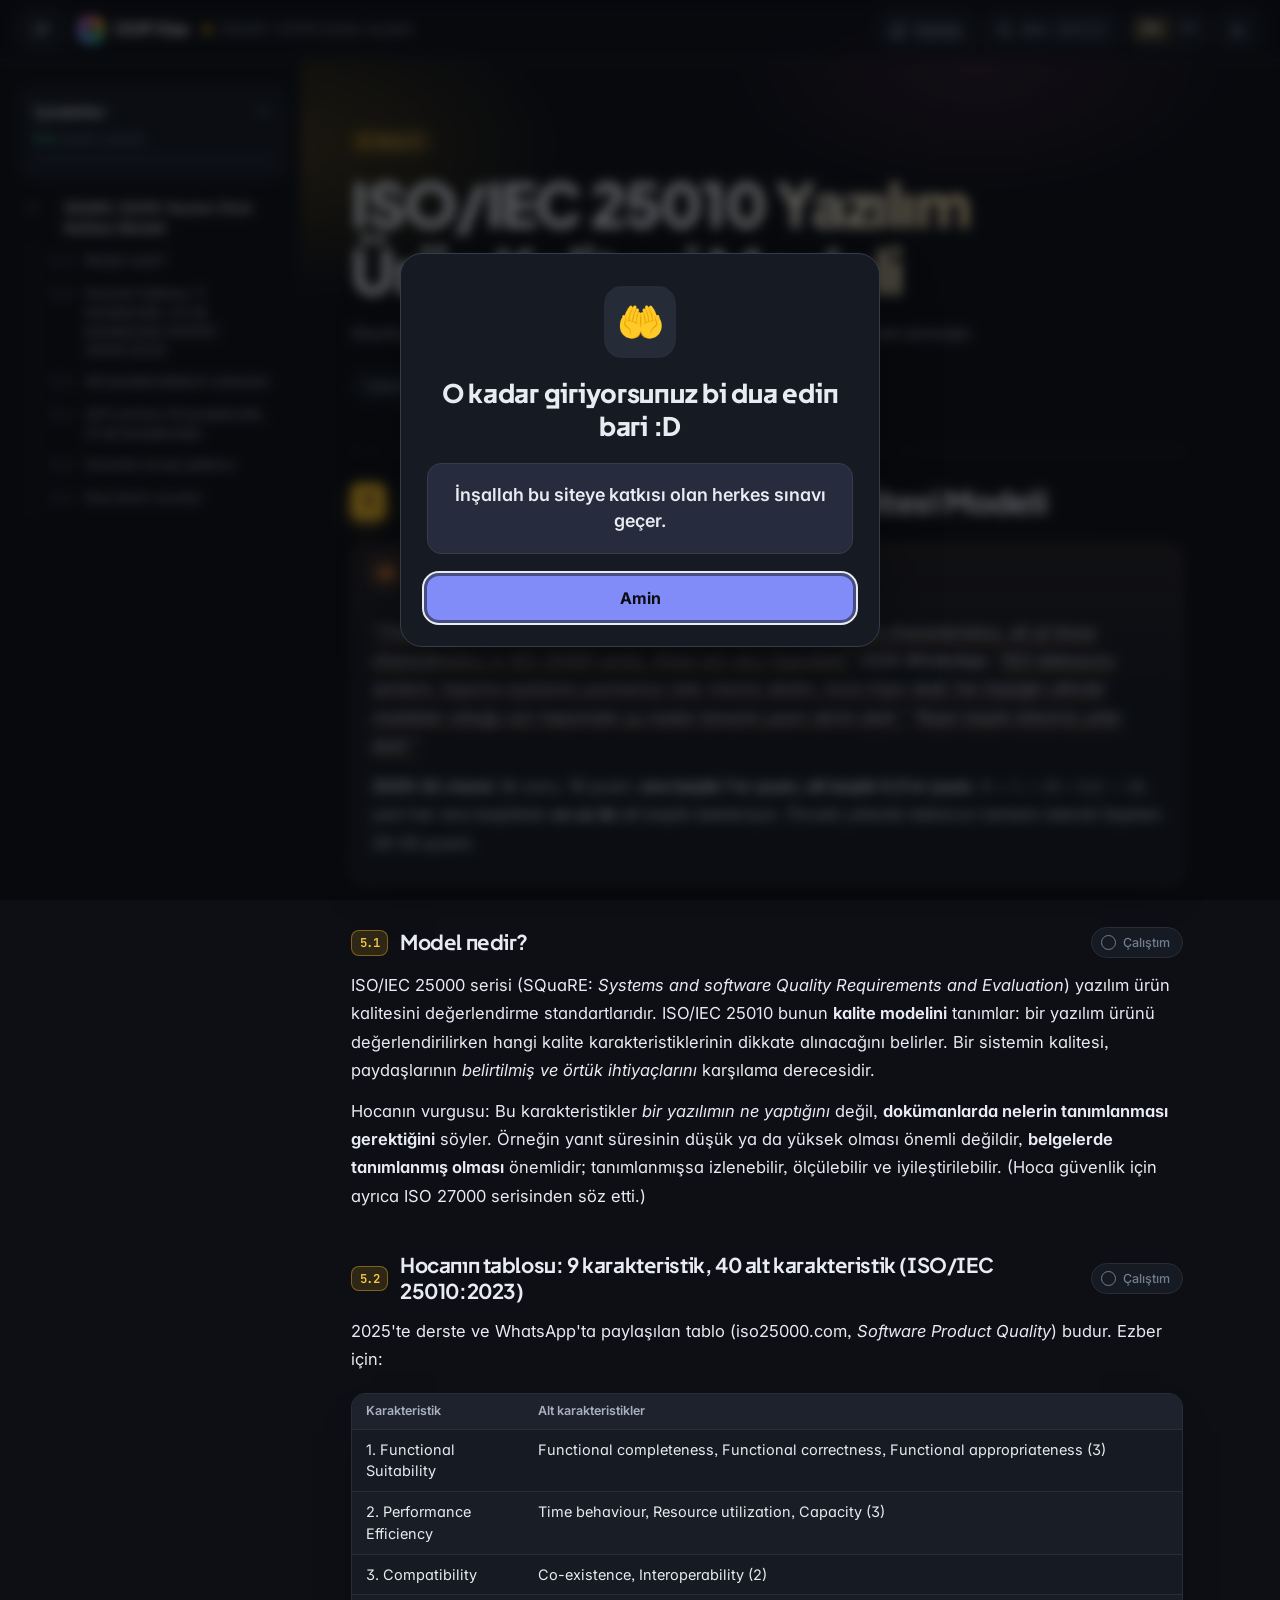
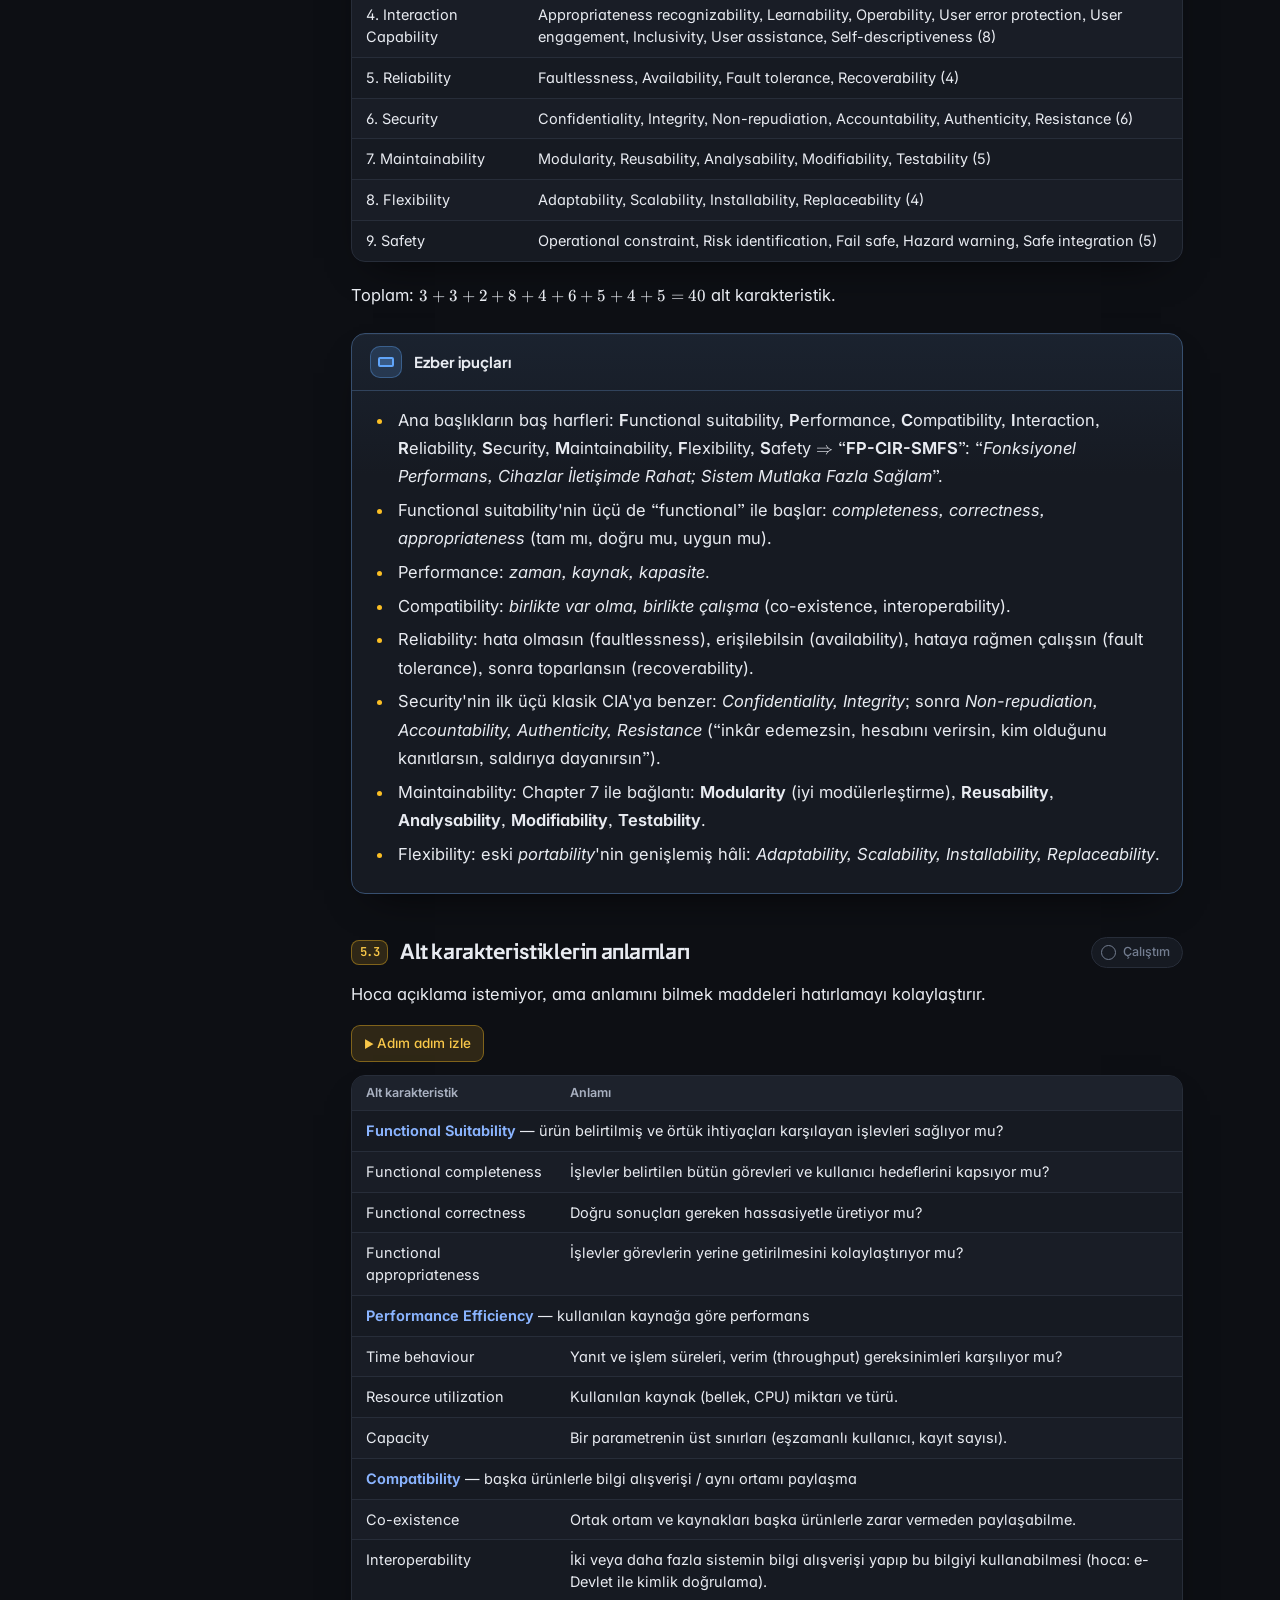
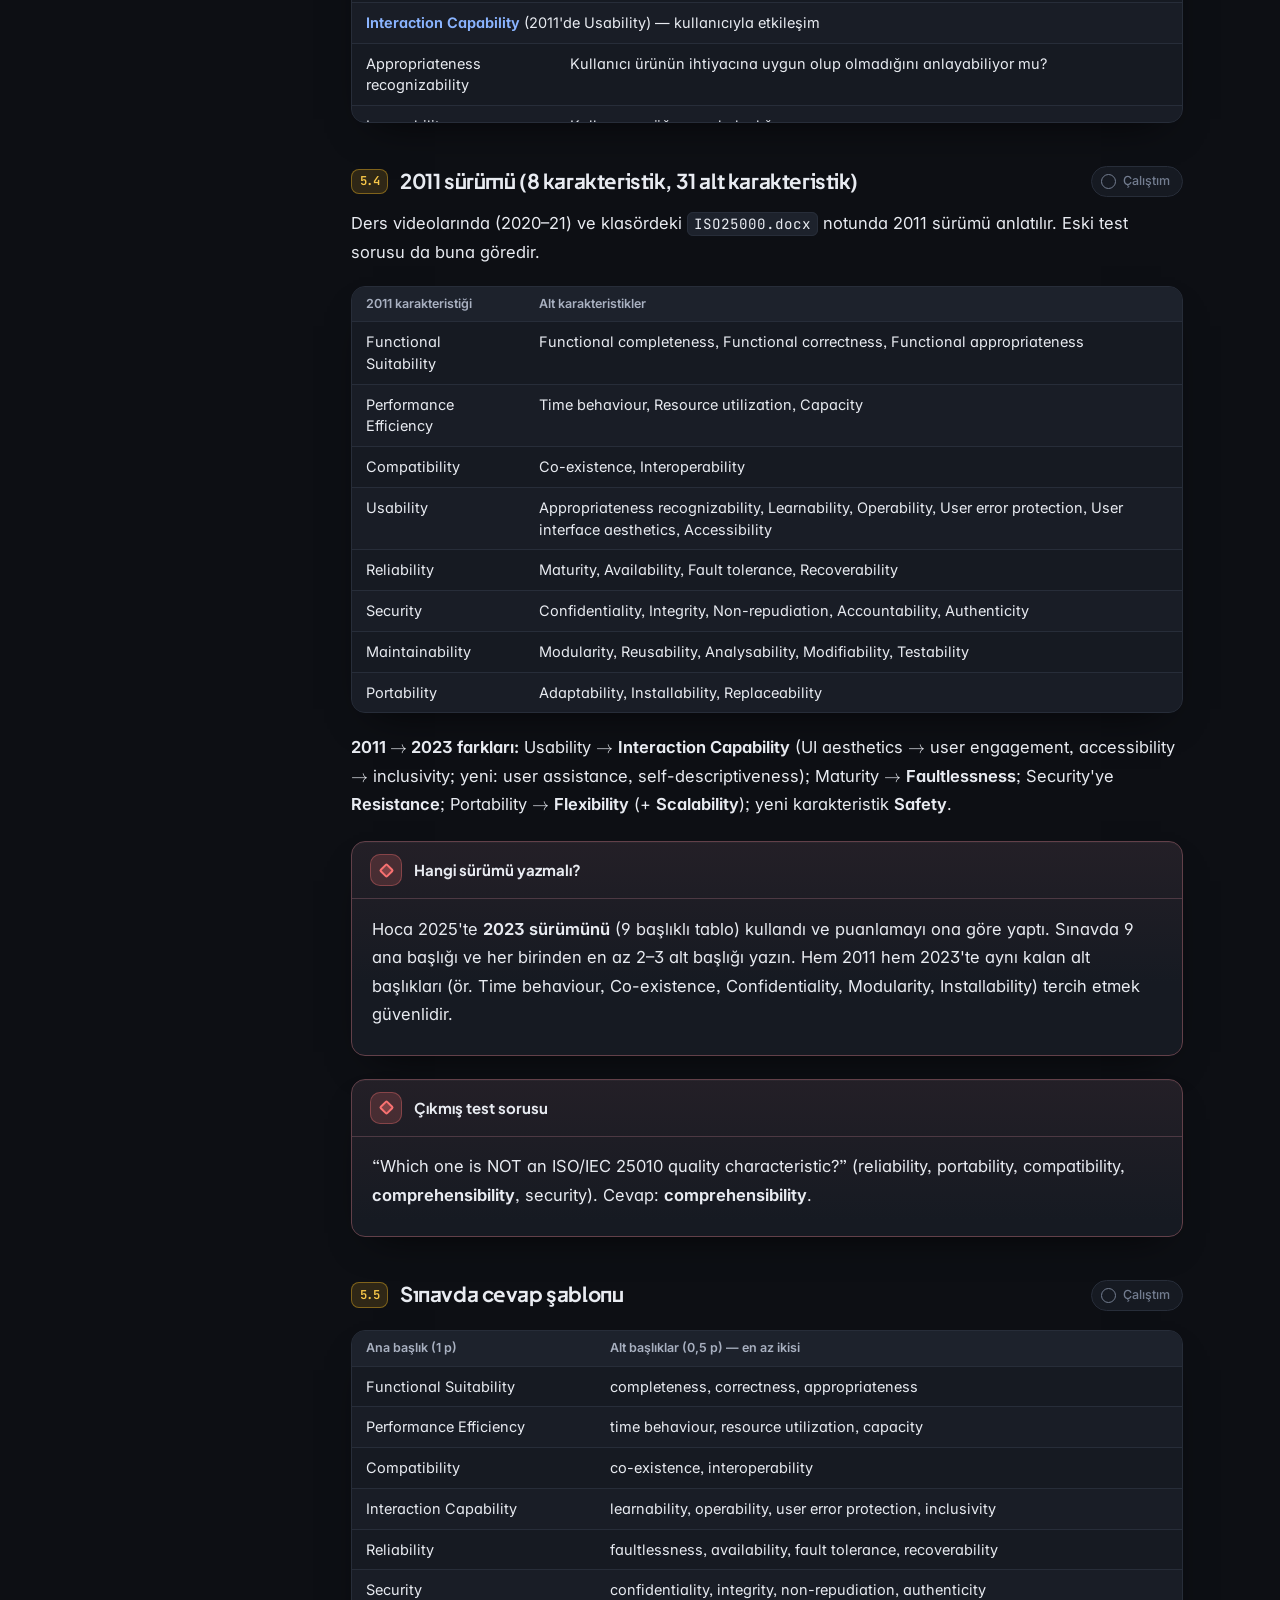
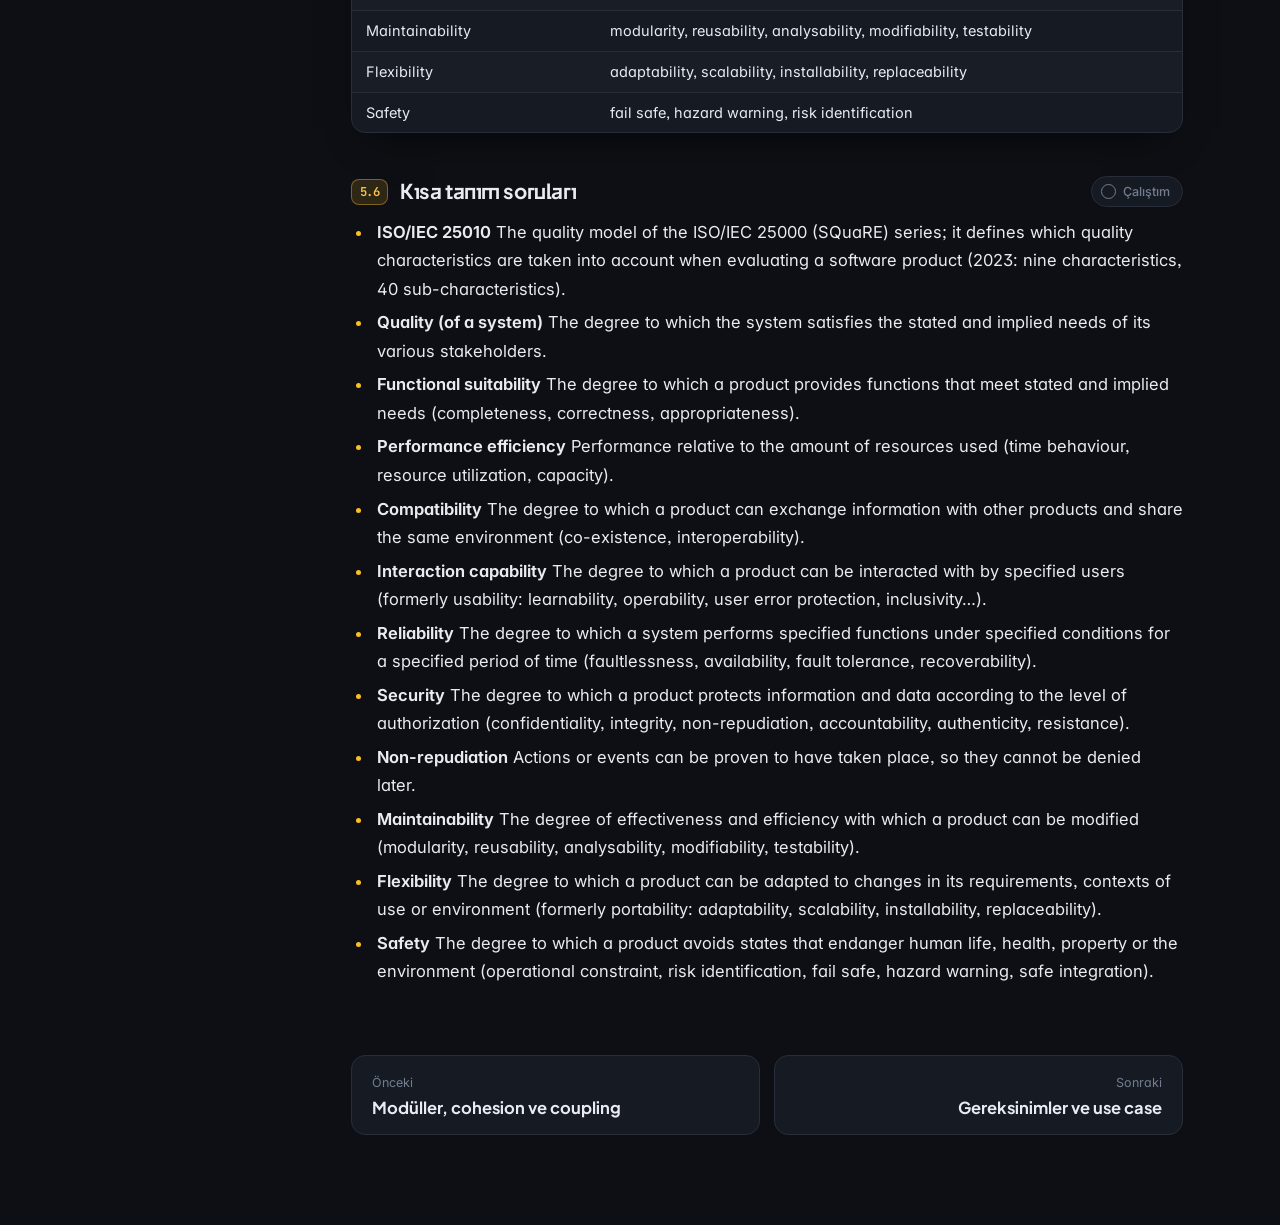
<file: html/konu-05-iso25010.html>
<!doctype html>
<html lang="tr">
<head>
<meta charset="utf-8">
<meta name="viewport" content="width=device-width, initial-scale=1">
<title>ISO/IEC 25010 Yazılım Ürün Kalitesi Modeli | OOP Vize</title>
<script>var t='dark',l='en';try{t=localStorage.getItem('oop:theme')||'dark';l=localStorage.getItem('oop:lang')||'en';}catch(e){}document.documentElement.dataset.theme=t;document.documentElement.dataset.lang=l;try{if(localStorage.getItem('oop:toc')==='hidden')document.documentElement.classList.add('toc-hidden');}catch(e){}</script>
<link rel="preconnect" href="https://fonts.googleapis.com"><link rel="preconnect" href="https://fonts.gstatic.com" crossorigin><link href="https://fonts.googleapis.com/css2?family=Inter:ital,opsz,wght@0,14..32,400;0,14..32,500;0,14..32,600;0,14..32,700;1,14..32,400&family=Plus+Jakarta+Sans:wght@600;700;800&family=JetBrains+Mono:wght@400;500;600&display=swap" rel="stylesheet">
<link rel="stylesheet" href="assets/katex/katex.min.css">
<link rel="stylesheet" href="assets/style.css?v=b61c9efa">

</head>
<body class="doc g-konu" data-page="konu-05-iso25010" data-group="konu" data-unit="h3" data-title="ISO/IEC 25010 kalite modeli" style="--accent:#FBBF24">
<div class="readbar"><span></span></div>
<header class="topbar">
  <button class="tb-btn menu" id="menuBtn" type="button" aria-label="İçindekileri aç / kapat" title="İçindekileri aç / kapat"><span class="ic ic-menu"></span></button>
  <a class="brand" href="../index.html"><span class="brand-dot"></span>OOP Vize</a>
  <span class="crumb">ISO/IEC 25010 kalite modeli</span>
  <div class="tb-actions">
    <a class="tb-btn" href="kartlar.html#d05" title="Bu konunun flashcard destesi"><span class="ic ic-cards"></span><span class="lbl">Kartlar</span></a>
    <button class="tb-btn sbtn" id="searchBtn" type="button"><span class="ic ic-search"></span><span class="lbl">Ara</span><kbd>Ctrl K</kbd></button>
    <button class="tb-btn lang-btn" id="langBtn" type="button" title="Dili değiştir: İngilizce (sınavda yazılacak) / Türkçe"><span data-l="en">EN</span><span data-l="tr">TR</span></button>
    
    <button class="tb-btn" id="themeBtn" type="button" aria-label="Tema değiştir"><span class="ic ic-theme"></span></button>
  </div>
</header>
<div class="layout">
  <aside class="toc" id="toc">
    <div class="toc-head">
      <div class="toc-top"><span>İçindekiler</span><button class="toc-hide" id="tocHide" type="button" title="İçindekileri gizle" aria-label="İçindekileri gizle"><svg viewBox="0 0 24 24" width="16" height="16" aria-hidden="true"><path d="M11 17l-5-5 5-5M18 17l-5-5 5-5" fill="none" stroke="currentColor" stroke-width="2" stroke-linecap="round" stroke-linejoin="round"/></svg></button></div>
      <span class="toc-prog"><b id="pgDone">0</b>/<b id="pgAll">6</b> başlık çalışıldı</span>
      <span class="meter"><i id="pgBar"></i></span>
    </div>
    <nav><ol class="toc-l"><li class="t2"><a href="#iso-iec-25010-yazilim-urun-kalitesi-modeli"><span class="tn">5</span><span>ISO/IEC 25010 Yazılım Ürün Kalitesi Modeli</span></a><ol class="toc-s"><li class="t3"><a href="#model-nedir"><span class="tn">5.1</span><span>Model nedir?</span></a></li><li class="t3"><a href="#hocanin-tablosu-9-karakteristik-40-alt-karakteristik-iso-iec"><span class="tn">5.2</span><span>Hocanın tablosu: 9 karakteristik, 40 alt karakteristik (ISO/IEC 25010:2023)</span></a></li><li class="t3"><a href="#alt-karakteristiklerin-anlamlari"><span class="tn">5.3</span><span>Alt karakteristiklerin anlamları</span></a></li><li class="t3"><a href="#2011-surumu-8-karakteristik-31-alt-karakteristik"><span class="tn">5.4</span><span>2011 sürümü (8 karakteristik, 31 alt karakteristik)</span></a></li><li class="t3"><a href="#sinavda-cevap-sablonu"><span class="tn">5.5</span><span>Sınavda cevap şablonu</span></a></li><li class="t3"><a href="#kisa-tanim-sorulari"><span class="tn">5.6</span><span>Kısa tanım soruları</span></a></li></ol></li></ol></nav>
  </aside>
  <main class="content" id="content">
    <header class="doc-hero">
      <p class="kicker">Konu 5</p>
      <h1><span class="fs-l">ISO/IEC 25010 Yazılım Ürün Kalitesi Modeli</span></h1>
      <p class="byline">Slaytlar, ders kitabı (Schach 8e), ders videoları ve WhatsApp grubu temel alınmıştır</p>
      <ul class="chips"><li>1 bölüm</li></ul>
    </header>
    <article class="prose">
<h2 id="iso-iec-25010-yazilim-urun-kalitesi-modeli" class="h"><span class="num">5</span><span class="ht">ISO/IEC 25010 Yazılım Ürün Kalitesi Modeli</span></h2>
<section class="box box-hoca"><div class="box-h"><i class="shape s-ekran"></i><span class="bt">Hoca derste vurguladı Hafta 4 ve 2025 WhatsApp</span></div><div class="box-b"><p><q class="alinti">These characteristics I will ask in the exam ... please learn these characteristics, all of these characteristics in ISO 25000 series, these are very important.</q> 2025 WhatsApp: <q class="alinti">ISO tablosunu sordum, hepsine açıklama yazmamızı ister misiniz dedim, hoca hayır dedi; her başlığın altında maddeler olduğu için hepsinden şu kadar tanesini yazın derim dedi.</q> <q class="alinti">İkişer başlık bilesiniz yeter dedi.</q></p>
<p><strong>2025–26 vizesi:</strong> ilk soru, 18 puan; <strong>ana başlık 1'er puan, alt başlık 0,5'er puan</strong>. <span class="katex"><span class="katex-html" aria-hidden="true"><span class="base"><span class="strut" style="height:0.7278em;vertical-align:-0.0833em;"></span><span class="mord">9</span><span class="mspace" style="margin-right:0.2222em;"></span><span class="mbin">×</span><span class="mspace" style="margin-right:0.2222em;"></span></span><span class="base"><span class="strut" style="height:0.7278em;vertical-align:-0.0833em;"></span><span class="mord">1</span><span class="mspace" style="margin-right:0.2222em;"></span><span class="mbin">+</span><span class="mspace" style="margin-right:0.2222em;"></span></span><span class="base"><span class="strut" style="height:0.7278em;vertical-align:-0.0833em;"></span><span class="mord">18</span><span class="mspace" style="margin-right:0.2222em;"></span><span class="mbin">×</span><span class="mspace" style="margin-right:0.2222em;"></span></span><span class="base"><span class="strut" style="height:0.8389em;vertical-align:-0.1944em;"></span><span class="mord">0</span><span class="mord"><span class="mpunct">,</span></span><span class="mord">5</span><span class="mspace" style="margin-right:0.2778em;"></span><span class="mrel">=</span><span class="mspace" style="margin-right:0.2778em;"></span></span><span class="base"><span class="strut" style="height:0.6444em;"></span><span class="mord">18</span></span></span></span>, yani her ana başlıktan <strong>en az iki</strong> alt başlık bekleniyor. Önceki yıllarda tablonun tamamı istendi (toplam 20–25 puan).</p></div></section>
<h3 id="model-nedir" class="h"><span class="num">5.1</span><span class="ht">Model nedir?</span></h3>
<p>ISO/IEC 25000 serisi (SQuaRE: <em>Systems and software Quality Requirements and Evaluation</em>) yazılım ürün kalitesini değerlendirme standartlarıdır. ISO/IEC 25010 bunun <strong>kalite modelini</strong> tanımlar: bir yazılım ürünü değerlendirilirken hangi kalite karakteristiklerinin dikkate alınacağını belirler. Bir sistemin kalitesi, paydaşlarının <em>belirtilmiş ve örtük ihtiyaçlarını</em> karşılama derecesidir.</p>
<p>Hocanın vurgusu: Bu karakteristikler <em>bir yazılımın ne yaptığını</em> değil, <strong>dokümanlarda nelerin tanımlanması gerektiğini</strong> söyler. Örneğin yanıt süresinin düşük ya da yüksek olması önemli değildir, <strong>belgelerde tanımlanmış olması</strong> önemlidir; tanımlanmışsa izlenebilir, ölçülebilir ve iyileştirilebilir. (Hoca güvenlik için ayrıca ISO 27000 serisinden söz etti.)</p>
<h3 id="hocanin-tablosu-9-karakteristik-40-alt-karakteristik-iso-iec" class="h"><span class="num">5.2</span><span class="ht">Hocanın tablosu: 9 karakteristik, 40 alt karakteristik (ISO/IEC 25010:2023)</span></h3>
<p>2025'te derste ve WhatsApp'ta paylaşılan tablo (iso25000.com, <em>Software Product Quality</em>) budur. Ezber için:</p>
<div class="center"><div class="tbl-wrap"><table class="tbl"><thead><tr><th>Karakteristik</th><th>Alt karakteristikler</th></tr></thead><tbody><tr><td>1. Functional Suitability</td><td>Functional completeness, Functional correctness, Functional appropriateness (3)</td></tr><tr><td>2. Performance Efficiency</td><td>Time behaviour, Resource utilization, Capacity (3)</td></tr><tr><td>3. Compatibility</td><td>Co-existence, Interoperability (2)</td></tr><tr><td>4. Interaction Capability</td><td>Appropriateness recognizability, Learnability, Operability, User error protection, User engagement, Inclusivity, User assistance, Self-descriptiveness (8)</td></tr><tr><td>5. Reliability</td><td>Faultlessness, Availability, Fault tolerance, Recoverability (4)</td></tr><tr><td>6. Security</td><td>Confidentiality, Integrity, Non-repudiation, Accountability, Authenticity, Resistance (6)</td></tr><tr><td>7. Maintainability</td><td>Modularity, Reusability, Analysability, Modifiability, Testability (5)</td></tr><tr><td>8. Flexibility</td><td>Adaptability, Scalability, Installability, Replaceability (4)</td></tr><tr><td>9. Safety</td><td>Operational constraint, Risk identification, Fail safe, Hazard warning, Safe integration (5)</td></tr></tbody></table></div></div>
<p>Toplam: <span class="katex"><span class="katex-html" aria-hidden="true"><span class="base"><span class="strut" style="height:0.7278em;vertical-align:-0.0833em;"></span><span class="mord">3</span><span class="mspace" style="margin-right:0.2222em;"></span><span class="mbin">+</span><span class="mspace" style="margin-right:0.2222em;"></span></span><span class="base"><span class="strut" style="height:0.7278em;vertical-align:-0.0833em;"></span><span class="mord">3</span><span class="mspace" style="margin-right:0.2222em;"></span><span class="mbin">+</span><span class="mspace" style="margin-right:0.2222em;"></span></span><span class="base"><span class="strut" style="height:0.7278em;vertical-align:-0.0833em;"></span><span class="mord">2</span><span class="mspace" style="margin-right:0.2222em;"></span><span class="mbin">+</span><span class="mspace" style="margin-right:0.2222em;"></span></span><span class="base"><span class="strut" style="height:0.7278em;vertical-align:-0.0833em;"></span><span class="mord">8</span><span class="mspace" style="margin-right:0.2222em;"></span><span class="mbin">+</span><span class="mspace" style="margin-right:0.2222em;"></span></span><span class="base"><span class="strut" style="height:0.7278em;vertical-align:-0.0833em;"></span><span class="mord">4</span><span class="mspace" style="margin-right:0.2222em;"></span><span class="mbin">+</span><span class="mspace" style="margin-right:0.2222em;"></span></span><span class="base"><span class="strut" style="height:0.7278em;vertical-align:-0.0833em;"></span><span class="mord">6</span><span class="mspace" style="margin-right:0.2222em;"></span><span class="mbin">+</span><span class="mspace" style="margin-right:0.2222em;"></span></span><span class="base"><span class="strut" style="height:0.7278em;vertical-align:-0.0833em;"></span><span class="mord">5</span><span class="mspace" style="margin-right:0.2222em;"></span><span class="mbin">+</span><span class="mspace" style="margin-right:0.2222em;"></span></span><span class="base"><span class="strut" style="height:0.7278em;vertical-align:-0.0833em;"></span><span class="mord">4</span><span class="mspace" style="margin-right:0.2222em;"></span><span class="mbin">+</span><span class="mspace" style="margin-right:0.2222em;"></span></span><span class="base"><span class="strut" style="height:0.6444em;"></span><span class="mord">5</span><span class="mspace" style="margin-right:0.2778em;"></span><span class="mrel">=</span><span class="mspace" style="margin-right:0.2778em;"></span></span><span class="base"><span class="strut" style="height:0.6444em;"></span><span class="mord">40</span></span></span></span> alt karakteristik.</p>
<section class="box box-bilgi"><div class="box-h"><i class="shape s-islem"></i><span class="bt">Ezber ipuçları</span></div><div class="box-b"><ul class="l"><li>Ana başlıkların baş harfleri: <strong>F</strong>unctional suitability, <strong>P</strong>erformance, <strong>C</strong>ompatibility, <strong>I</strong>nteraction, <strong>R</strong>eliability, <strong>S</strong>ecurity, <strong>M</strong>aintainability, <strong>F</strong>lexibility, <strong>S</strong>afety <span class="katex"><span class="katex-html" aria-hidden="true"><span class="base"><span class="strut" style="height:0.3669em;"></span><span class="mrel">⇒</span></span></span></span> “<strong>FP-CIR-SMFS</strong>”: “<em>Fonksiyonel Performans, Cihazlar İletişimde Rahat; Sistem Mutlaka Fazla Sağlam</em>”.</li><li>Functional suitability'nin üçü de “functional” ile başlar: <em>completeness, correctness, appropriateness</em> (tam mı, doğru mu, uygun mu).</li><li>Performance: <em>zaman, kaynak, kapasite</em>.</li><li>Compatibility: <em>birlikte var olma, birlikte çalışma</em> (co-existence, interoperability).</li><li>Reliability: hata olmasın (faultlessness), erişilebilsin (availability), hataya rağmen çalışsın (fault tolerance), sonra toparlansın (recoverability).</li><li>Security'nin ilk üçü klasik CIA'ya benzer: <em>Confidentiality, Integrity</em>; sonra <em>Non-repudiation, Accountability, Authenticity, Resistance</em> (“inkâr edemezsin, hesabını verirsin, kim olduğunu kanıtlarsın, saldırıya dayanırsın”).</li><li>Maintainability: Chapter 7 ile bağlantı: <strong>Modularity</strong> (iyi modülerleştirme), <strong>Reusability</strong>, <strong>Analysability</strong>, <strong>Modifiability</strong>, <strong>Testability</strong>.</li><li>Flexibility: eski <em>portability</em>'nin genişlemiş hâli: <em>Adaptability, Scalability, Installability, Replaceability</em>.</li></ul></div></section>
<h3 id="alt-karakteristiklerin-anlamlari" class="h"><span class="num">5.3</span><span class="ht">Alt karakteristiklerin anlamları</span></h3>
<p>Hoca açıklama istemiyor, ama anlamını bilmek maddeleri hatırlamayı kolaylaştırır.</p>
<div class="center"><div class="tbl-wrap"><table class="tbl trace long"><thead><tr><th>Alt karakteristik</th><th>Anlamı</th></tr></thead><tbody><tr><td colspan="2"><strong><span class="c-ana">Functional Suitability</span></strong> — ürün belirtilmiş ve örtük ihtiyaçları karşılayan işlevleri sağlıyor mu?</td></tr><tr><td>Functional completeness</td><td>İşlevler belirtilen bütün görevleri ve kullanıcı hedeflerini kapsıyor mu?</td></tr><tr><td>Functional correctness</td><td>Doğru sonuçları gereken hassasiyetle üretiyor mu?</td></tr><tr><td>Functional appropriateness</td><td>İşlevler görevlerin yerine getirilmesini kolaylaştırıyor mu?</td></tr><tr><td colspan="2"><strong><span class="c-ana">Performance Efficiency</span></strong> — kullanılan kaynağa göre performans</td></tr><tr><td>Time behaviour</td><td>Yanıt ve işlem süreleri, verim (throughput) gereksinimleri karşılıyor mu?</td></tr><tr><td>Resource utilization</td><td>Kullanılan kaynak (bellek, CPU) miktarı ve türü.</td></tr><tr><td>Capacity</td><td>Bir parametrenin üst sınırları (eşzamanlı kullanıcı, kayıt sayısı).</td></tr><tr><td colspan="2"><strong><span class="c-ana">Compatibility</span></strong> — başka ürünlerle bilgi alışverişi / aynı ortamı paylaşma</td></tr><tr><td>Co-existence</td><td>Ortak ortam ve kaynakları başka ürünlerle zarar vermeden paylaşabilme.</td></tr><tr><td>Interoperability</td><td>İki veya daha fazla sistemin bilgi alışverişi yapıp bu bilgiyi kullanabilmesi (hoca: e-Devlet ile kimlik doğrulama).</td></tr><tr><td colspan="2"><strong><span class="c-ana">Interaction Capability</span></strong> (2011'de Usability) — kullanıcıyla etkileşim</td></tr><tr><td>Appropriateness recognizability</td><td>Kullanıcı ürünün ihtiyacına uygun olup olmadığını anlayabiliyor mu?</td></tr><tr><td>Learnability</td><td>Kullanmayı öğrenme kolaylığı.</td></tr><tr><td>Operability</td><td>Kullanma ve kontrol etme kolaylığı.</td></tr><tr><td>User error protection</td><td>Kullanıcıyı hata yapmaktan koruma (hoca: öğrenci numarası kutusuna harf yazdırmamak; ilk düğmeye basılmadan ikinciyi pasif tutmak).</td></tr><tr><td>User engagement</td><td>Hoş, ilgi çekici, motive edici etkileşim (2011'de UI aesthetics).</td></tr><tr><td>Inclusivity</td><td>Farklı özellik ve yeteneklerdeki insanların kullanabilmesi (2011'de Accessibility).</td></tr><tr><td>User assistance</td><td>Kullanıcıya yardım, destek (yardım menüsü, ipuçları).</td></tr><tr><td>Self-descriptiveness</td><td>Ürünün kendini açıklaması; ekranın ne yapılacağını kendiliğinden göstermesi.</td></tr><tr><td colspan="2"><strong><span class="c-ana">Reliability</span></strong> — belirtilen koşullarda belirtilen süre boyunca belirtilen işlevleri yerine getirme</td></tr><tr><td>Faultlessness</td><td>Normal çalışmada hatasız işleme (2011'de Maturity).</td></tr><tr><td>Availability</td><td>Gerektiğinde çalışır ve erişilebilir olma.</td></tr><tr><td>Fault tolerance</td><td>Donanım/yazılım hatalarına rağmen amaçlandığı gibi çalışma (hoca: iki hata arası süre uzunsa güvenilirlik yüksek).</td></tr><tr><td>Recoverability</td><td>Kesinti/arıza sonrası veriyi kurtarıp istenen duruma dönebilme (kaç dakikada toparlanıyor?).</td></tr><tr><td colspan="2"><strong><span class="c-ana">Security</span></strong> — bilgi ve veriyi yetki düzeyine uygun şekilde koruma</td></tr><tr><td>Confidentiality</td><td>Veriye yalnızca yetkililerin erişmesi.</td></tr><tr><td>Integrity</td><td>Program veya verinin yetkisiz erişim/değişikliğe karşı korunması.</td></tr><tr><td>Non-repudiation</td><td>Eylem/olayların gerçekleştiğinin kanıtlanabilmesi, sonradan inkâr edilememesi.</td></tr><tr><td>Accountability</td><td>Bir varlığın eylemlerinin tekil olarak o varlığa izlenebilmesi.</td></tr><tr><td>Authenticity</td><td>Bir özne veya kaynağın kimliğinin iddia edildiği gibi olduğunun kanıtlanması.</td></tr><tr><td>Resistance</td><td>Saldırılara karşı direnç (2023'te eklendi).</td></tr><tr><td colspan="2"><strong><span class="c-ana">Maintainability</span></strong> — iyileştirmek, düzeltmek, uyarlamak için değiştirilebilme</td></tr><tr><td>Modularity</td><td>Bir bileşendeki değişikliğin diğerlerini en az etkileyecek şekilde ayrık bileşenlerden oluşma.</td></tr><tr><td>Reusability</td><td>Bir varlığın birden fazla sistemde kullanılabilmesi.</td></tr><tr><td>Analysability</td><td>Değişikliğin etkisini değerlendirme, hata nedenini bulma, değişecek parçayı belirleme kolaylığı.</td></tr><tr><td>Modifiability</td><td>Hata eklemeden, kaliteyi düşürmeden değiştirilebilme.</td></tr><tr><td>Testability</td><td>Test kriterleri konup testlerin yapılabilmesi.</td></tr><tr><td colspan="2"><strong><span class="c-ana">Flexibility</span></strong> (2011'de Portability) — farklı/değişen ortamlara uyum</td></tr><tr><td>Adaptability</td><td>Farklı veya gelişen donanım, yazılım, ortama uyarlanabilme.</td></tr><tr><td>Scalability</td><td>Artan/azalan iş yüküne göre ölçeklenebilme (2023'te eklendi).</td></tr><tr><td>Installability</td><td>Belirli ortamda başarıyla kurulabilme / kaldırılabilme.</td></tr><tr><td>Replaceability</td><td>Aynı ortamda aynı amaçla başka bir ürünün yerine geçebilme.</td></tr><tr><td colspan="2"><strong><span class="c-ana">Safety</span></strong> (2023'te yeni) — insan hayatı, sağlık, mülk ve çevre için tehlike yaratmama</td></tr><tr><td>Operational constraint</td><td>Güvenli çalışma sınırları içinde kalma.</td></tr><tr><td>Risk identification</td><td>Riskleri belirleyebilme.</td></tr><tr><td>Fail safe</td><td>Arıza anında kendini güvenli moda alma.</td></tr><tr><td>Hazard warning</td><td>Tehlike durumunda uyarı verme.</td></tr><tr><td>Safe integration</td><td>Başka bileşenlerle güvenli bütünleşme.</td></tr></tbody></table></div></div>
<h3 id="2011-surumu-8-karakteristik-31-alt-karakteristik" class="h"><span class="num">5.4</span><span class="ht">2011 sürümü (8 karakteristik, 31 alt karakteristik)</span></h3>
<p>Ders videolarında (2020–21) ve klasördeki <code class="tt">ISO25000.docx</code> notunda 2011 sürümü anlatılır. Eski test sorusu da buna göredir.</p>
<div class="center"><div class="tbl-wrap"><table class="tbl"><thead><tr><th>2011 karakteristiği</th><th>Alt karakteristikler</th></tr></thead><tbody><tr><td>Functional Suitability</td><td>Functional completeness, Functional correctness, Functional appropriateness</td></tr><tr><td>Performance Efficiency</td><td>Time behaviour, Resource utilization, Capacity</td></tr><tr><td>Compatibility</td><td>Co-existence, Interoperability</td></tr><tr><td>Usability</td><td>Appropriateness recognizability, Learnability, Operability, User error protection, User interface aesthetics, Accessibility</td></tr><tr><td>Reliability</td><td>Maturity, Availability, Fault tolerance, Recoverability</td></tr><tr><td>Security</td><td>Confidentiality, Integrity, Non-repudiation, Accountability, Authenticity</td></tr><tr><td>Maintainability</td><td>Modularity, Reusability, Analysability, Modifiability, Testability</td></tr><tr><td>Portability</td><td>Adaptability, Installability, Replaceability</td></tr></tbody></table></div></div>
<p><strong>2011 <span class="katex"><span class="katex-html" aria-hidden="true"><span class="base"><span class="strut" style="height:0.3669em;"></span><span class="mrel">→</span></span></span></span> 2023 farkları:</strong> Usability <span class="katex"><span class="katex-html" aria-hidden="true"><span class="base"><span class="strut" style="height:0.3669em;"></span><span class="mrel">→</span></span></span></span> <strong>Interaction Capability</strong> (UI aesthetics <span class="katex"><span class="katex-html" aria-hidden="true"><span class="base"><span class="strut" style="height:0.3669em;"></span><span class="mrel">→</span></span></span></span> user engagement, accessibility <span class="katex"><span class="katex-html" aria-hidden="true"><span class="base"><span class="strut" style="height:0.3669em;"></span><span class="mrel">→</span></span></span></span> inclusivity; yeni: user assistance, self-descriptiveness); Maturity <span class="katex"><span class="katex-html" aria-hidden="true"><span class="base"><span class="strut" style="height:0.3669em;"></span><span class="mrel">→</span></span></span></span> <strong>Faultlessness</strong>; Security'ye <strong>Resistance</strong>; Portability <span class="katex"><span class="katex-html" aria-hidden="true"><span class="base"><span class="strut" style="height:0.3669em;"></span><span class="mrel">→</span></span></span></span> <strong>Flexibility</strong> (+ <strong>Scalability</strong>); yeni karakteristik <strong>Safety</strong>.</p>
<section class="box box-dikkat"><div class="box-h"><i class="shape s-karar"></i><span class="bt">Hangi sürümü yazmalı?</span></div><div class="box-b"><p>Hoca 2025'te <strong>2023 sürümünü</strong> (9 başlıklı tablo) kullandı ve puanlamayı ona göre yaptı. Sınavda 9 ana başlığı ve her birinden en az 2–3 alt başlığı yazın. Hem 2011 hem 2023'te aynı kalan alt başlıkları (ör. Time behaviour, Co-existence, Confidentiality, Modularity, Installability) tercih etmek güvenlidir.</p></div></section>
<section class="box box-dikkat"><div class="box-h"><i class="shape s-karar"></i><span class="bt">Çıkmış test sorusu</span></div><div class="box-b"><p>“Which one is NOT an ISO/IEC 25010 quality characteristic?” (reliability, portability, compatibility, <strong>comprehensibility</strong>, security). Cevap: <strong>comprehensibility</strong>.</p></div></section>
<h3 id="sinavda-cevap-sablonu" class="h"><span class="num">5.5</span><span class="ht">Sınavda cevap şablonu</span></h3>
<div class="center"><div class="tbl-wrap"><table class="tbl"><thead><tr><th>Ana başlık (1 p)</th><th>Alt başlıklar (0,5 p) — en az ikisi</th></tr></thead><tbody><tr><td>Functional Suitability</td><td>completeness, correctness, appropriateness</td></tr><tr><td>Performance Efficiency</td><td>time behaviour, resource utilization, capacity</td></tr><tr><td>Compatibility</td><td>co-existence, interoperability</td></tr><tr><td>Interaction Capability</td><td>learnability, operability, user error protection, inclusivity</td></tr><tr><td>Reliability</td><td>faultlessness, availability, fault tolerance, recoverability</td></tr><tr><td>Security</td><td>confidentiality, integrity, non-repudiation, authenticity</td></tr><tr><td>Maintainability</td><td>modularity, reusability, analysability, modifiability, testability</td></tr><tr><td>Flexibility</td><td>adaptability, scalability, installability, replaceability</td></tr><tr><td>Safety</td><td>fail safe, hazard warning, risk identification</td></tr></tbody></table></div></div>
<h3 id="kisa-tanim-sorulari" class="h"><span class="num">5.6</span><span class="ht">Kısa tanım soruları</span></h3>
<ul class="l"><li><strong class="lab">ISO/IEC 25010</strong> <span class="lang-en">The quality model of the ISO/IEC 25000 (SQuaRE) series; it defines which quality characteristics are taken into account when evaluating a software product (2023: nine characteristics, 40 sub-characteristics).</span><span class="lang-tr" lang="tr">ISO/IEC 25000 (SQuaRE) serisinin kalite modeli; bir yazılım ürünü değerlendirilirken hangi kalite karakteristiklerinin dikkate alınacağını tanımlar (2023: dokuz karakteristik, 40 alt karakteristik).</span></li><li><strong class="lab">Quality (of a system)</strong> <span class="lang-en">The degree to which the system satisfies the stated and implied needs of its various stakeholders.</span><span class="lang-tr" lang="tr">(Bir sistemin kalitesi) Sistemin paydaşlarının belirtilmiş ve örtük ihtiyaçlarını karşılama derecesi.</span></li><li><strong class="lab">Functional suitability</strong> <span class="lang-en">The degree to which a product provides functions that meet stated and implied needs (completeness, correctness, appropriateness).</span><span class="lang-tr" lang="tr">(İşlevsel uygunluk) Ürünün belirtilmiş ve örtük ihtiyaçları karşılayan işlevleri sağlama derecesi (tamlık, doğruluk, yerindelik).</span></li><li><strong class="lab">Performance efficiency</strong> <span class="lang-en">Performance relative to the amount of resources used (time behaviour, resource utilization, capacity).</span><span class="lang-tr" lang="tr">(Performans verimliliği) Kullanılan kaynak miktarına göre performans (zaman davranışı, kaynak kullanımı, kapasite).</span></li><li><strong class="lab">Compatibility</strong> <span class="lang-en">The degree to which a product can exchange information with other products and share the same environment (co-existence, interoperability).</span><span class="lang-tr" lang="tr">(Uyumluluk) Ürünün başka ürünlerle bilgi alışverişi yapabilme ve aynı ortamı paylaşabilme derecesi (birlikte var olabilme, birlikte çalışabilirlik).</span></li><li><strong class="lab">Interaction capability</strong> <span class="lang-en">The degree to which a product can be interacted with by specified users (formerly usability: learnability, operability, user error protection, inclusivity…).</span><span class="lang-tr" lang="tr">(Etkileşim yeteneği) Ürünün belirli kullanıcılarca etkileşime girilebilme derecesi (eski adı usability: öğrenilebilirlik, çalıştırılabilirlik, kullanıcı hatasından koruma, kapsayıcılık…).</span></li><li><strong class="lab">Reliability</strong> <span class="lang-en">The degree to which a system performs specified functions under specified conditions for a specified period of time (faultlessness, availability, fault tolerance, recoverability).</span><span class="lang-tr" lang="tr">(Güvenilirlik) Sistemin belirtilen işlevleri belirtilen koşullarda belirtilen süre boyunca yerine getirme derecesi (hatasızlık, erişilebilirlik, hata toleransı, kurtarılabilirlik).</span></li><li><strong class="lab">Security</strong> <span class="lang-en">The degree to which a product protects information and data according to the level of authorization (confidentiality, integrity, non-repudiation, accountability, authenticity, resistance).</span><span class="lang-tr" lang="tr">(Güvenlik) Ürünün bilgiyi ve veriyi yetki düzeyine uygun şekilde koruma derecesi (gizlilik, bütünlük, inkâr edilemezlik, hesap verebilirlik, kimlik doğruluğu, direnç).</span></li><li><strong class="lab">Non-repudiation</strong> <span class="lang-en">Actions or events can be proven to have taken place, so they cannot be denied later.</span><span class="lang-tr" lang="tr">(İnkâr edilemezlik) Eylemlerin ya da olayların gerçekleştiğinin kanıtlanabilmesi, böylece sonradan inkâr edilememesi.</span></li><li><strong class="lab">Maintainability</strong> <span class="lang-en">The degree of effectiveness and efficiency with which a product can be modified (modularity, reusability, analysability, modifiability, testability).</span><span class="lang-tr" lang="tr">(Bakım yapılabilirlik) Ürünün etkin ve verimli biçimde değiştirilebilme derecesi (modülerlik, yeniden kullanılabilirlik, analiz edilebilirlik, değiştirilebilirlik, test edilebilirlik).</span></li><li><strong class="lab">Flexibility</strong> <span class="lang-en">The degree to which a product can be adapted to changes in its requirements, contexts of use or environment (formerly portability: adaptability, scalability, installability, replaceability).</span><span class="lang-tr" lang="tr">(Esneklik) Ürünün gereksinim, kullanım bağlamı ya da ortam değişikliklerine uyarlanabilme derecesi (eski adı portability: uyarlanabilirlik, ölçeklenebilirlik, kurulabilirlik, yer değiştirebilirlik).</span></li><li><strong class="lab">Safety</strong> <span class="lang-en">The degree to which a product avoids states that endanger human life, health, property or the environment (operational constraint, risk identification, fail safe, hazard warning, safe integration).</span><span class="lang-tr" lang="tr">(Emniyet) Ürünün insan hayatını, sağlığı, mülkü ya da çevreyi tehlikeye atan durumlardan kaçınma derecesi (operasyonel kısıt, risk tanımlama, arızada güvenli durum, tehlike uyarısı, güvenli bütünleşme).</span></li></ul>
    </article>
    <nav class="pager"><a class="pg prev" href="konu-04-moduller.html"><small>Önceki</small><span>Modüller, cohesion ve coupling</span></a><a class="pg next" href="konu-06-gereksinimler.html"><small>Sonraki</small><span>Gereksinimler ve use case</span></a></nav>
  </main>
</div>
<div class="lightbox" id="lightbox" hidden>
  <div class="lb-bar"><button type="button" data-z="-1" aria-label="Uzaklaştır">−</button><button type="button" data-z="0">Sığdır</button><button type="button" data-z="1" aria-label="Yakınlaştır">+</button><button type="button" data-z="x" aria-label="Kapat">✕</button></div>
  <div class="lb-stage"><div class="lb-frame"><img alt=""></div></div>
</div>
<div class="search" id="search" hidden>
  <div class="search-panel" role="dialog" aria-label="Arama">
    <input type="search" id="searchIn" placeholder="Konu ya da terim ara (ör. stamp coupling, inception, SPMP)" autocomplete="off">
    <ol id="searchOut"></ol>
    <p class="search-hint">Yukarı/aşağı ok ile seç, Enter ile git, Esc ile kapat.</p>
  </div>
</div>
<script src="assets/search-index.js?v=814b0bdf"></script>
<script src="assets/app.js?v=c35fbe9f"></script>

</body>
</html>
</file>
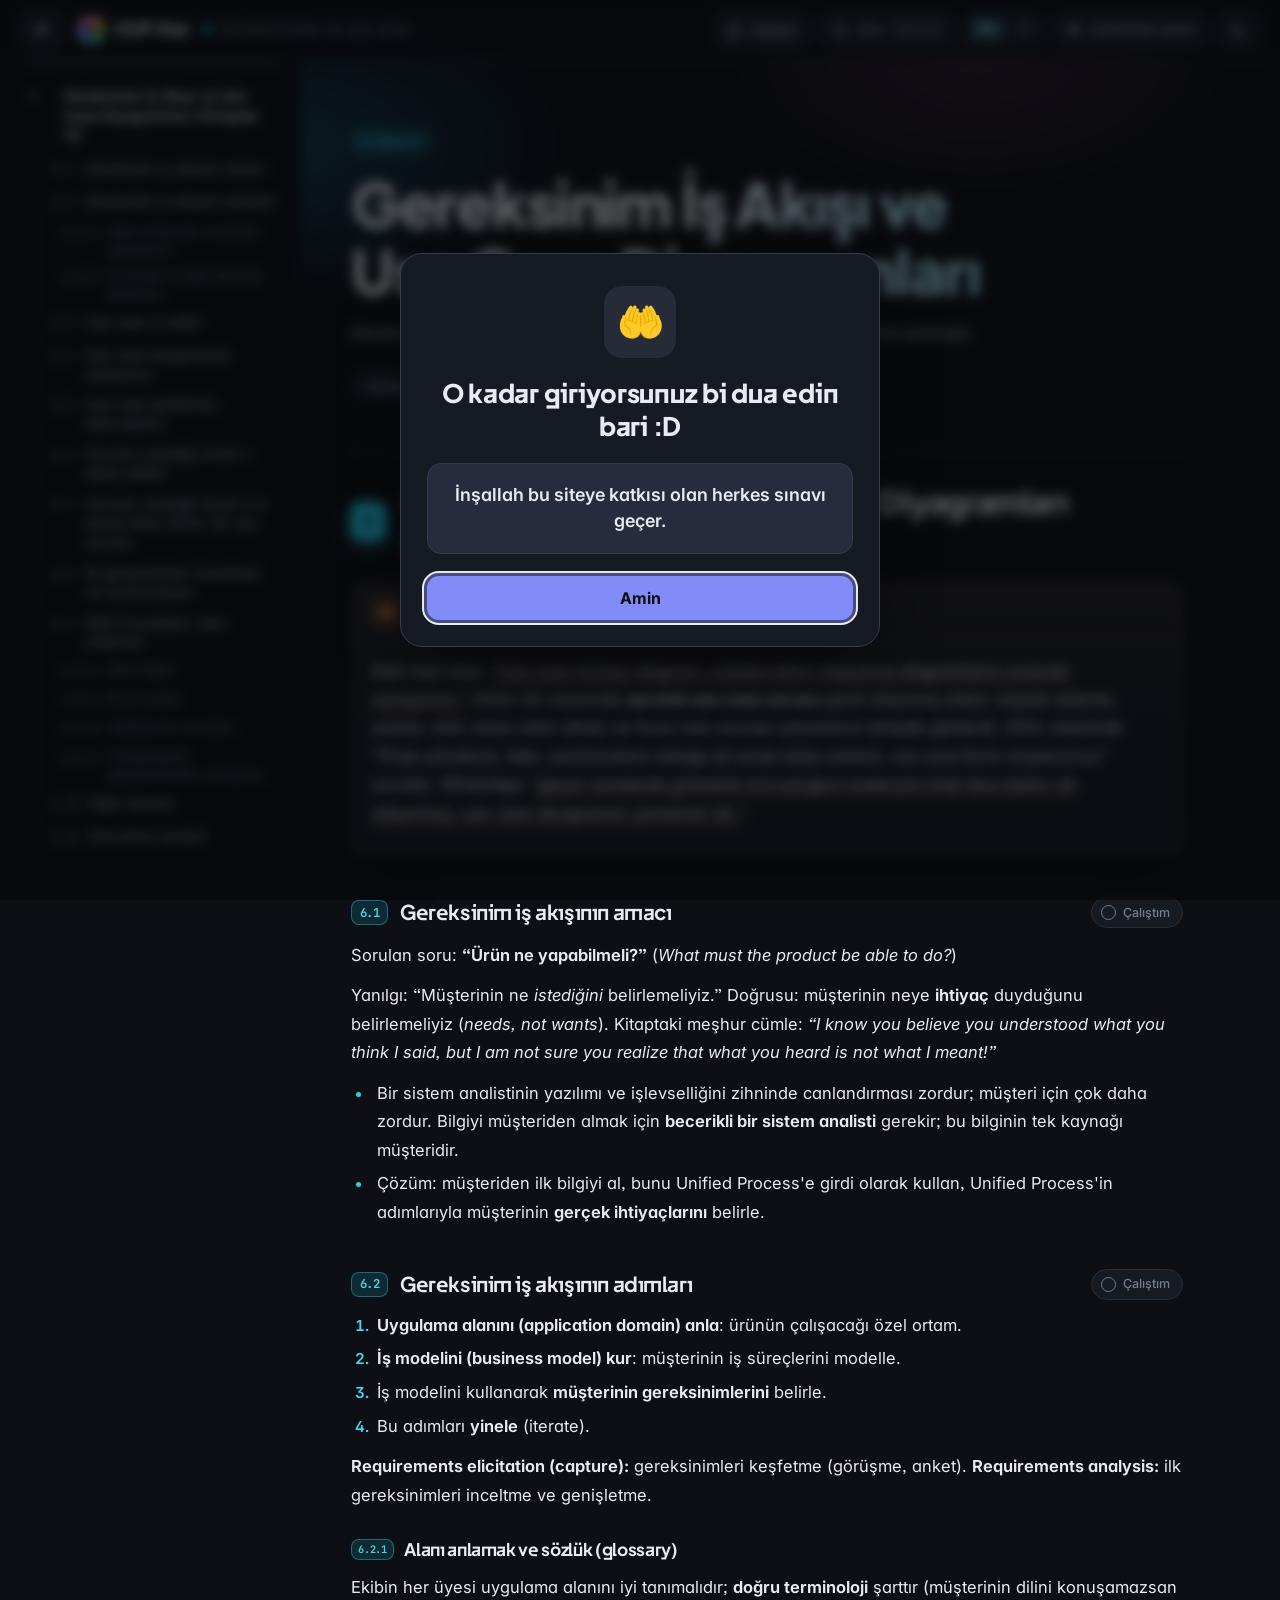
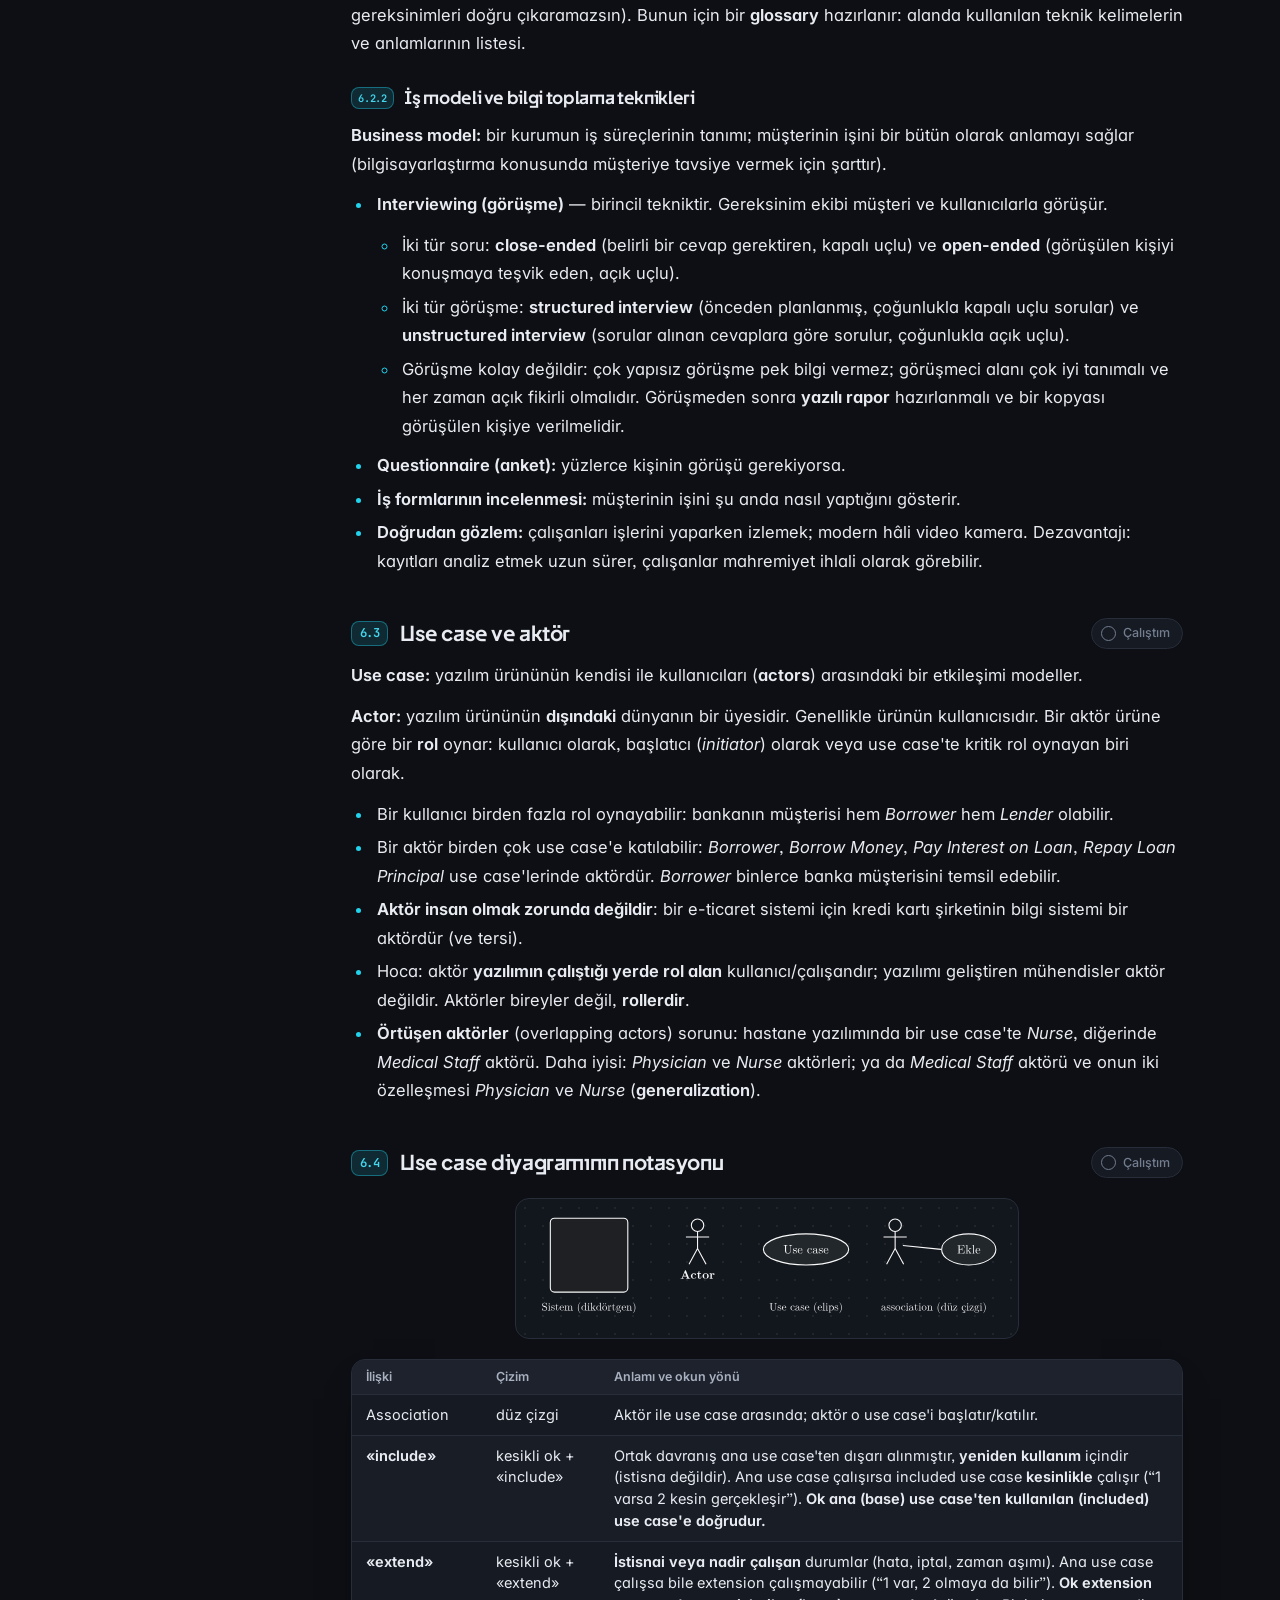
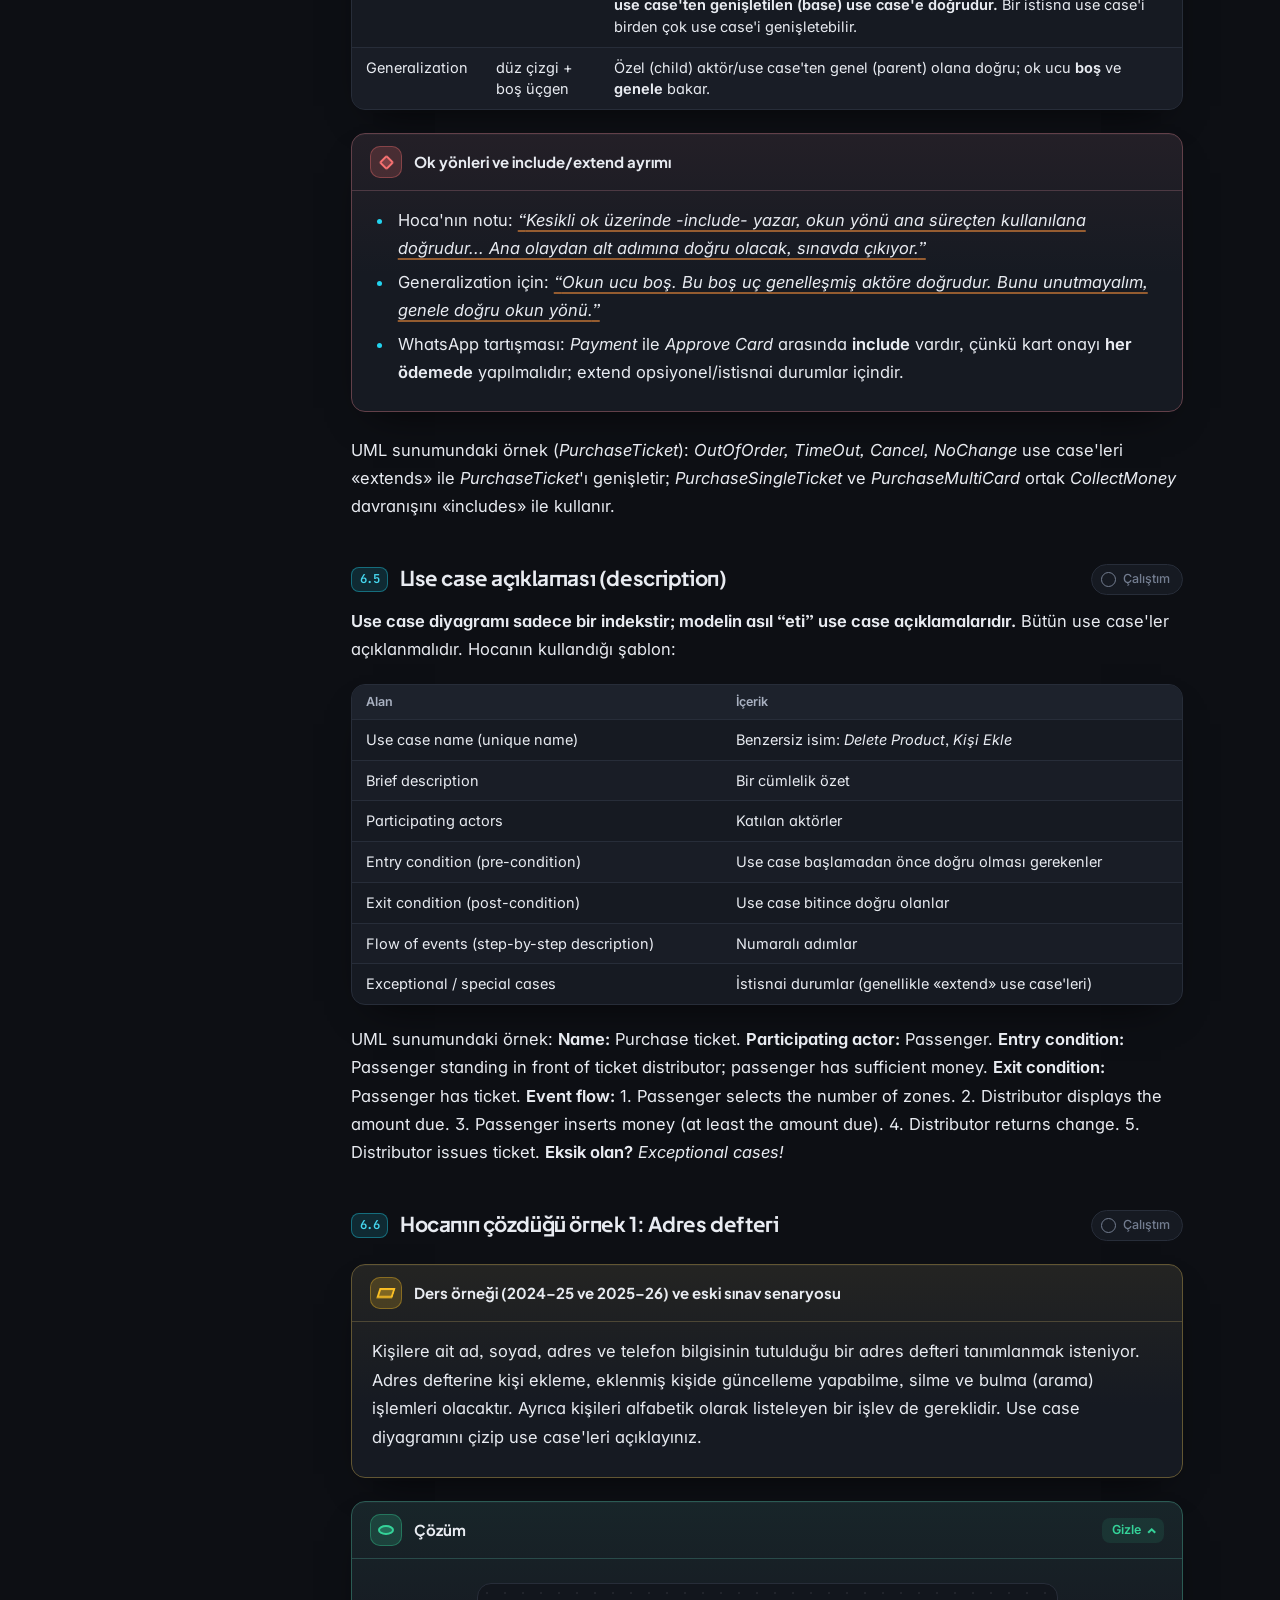
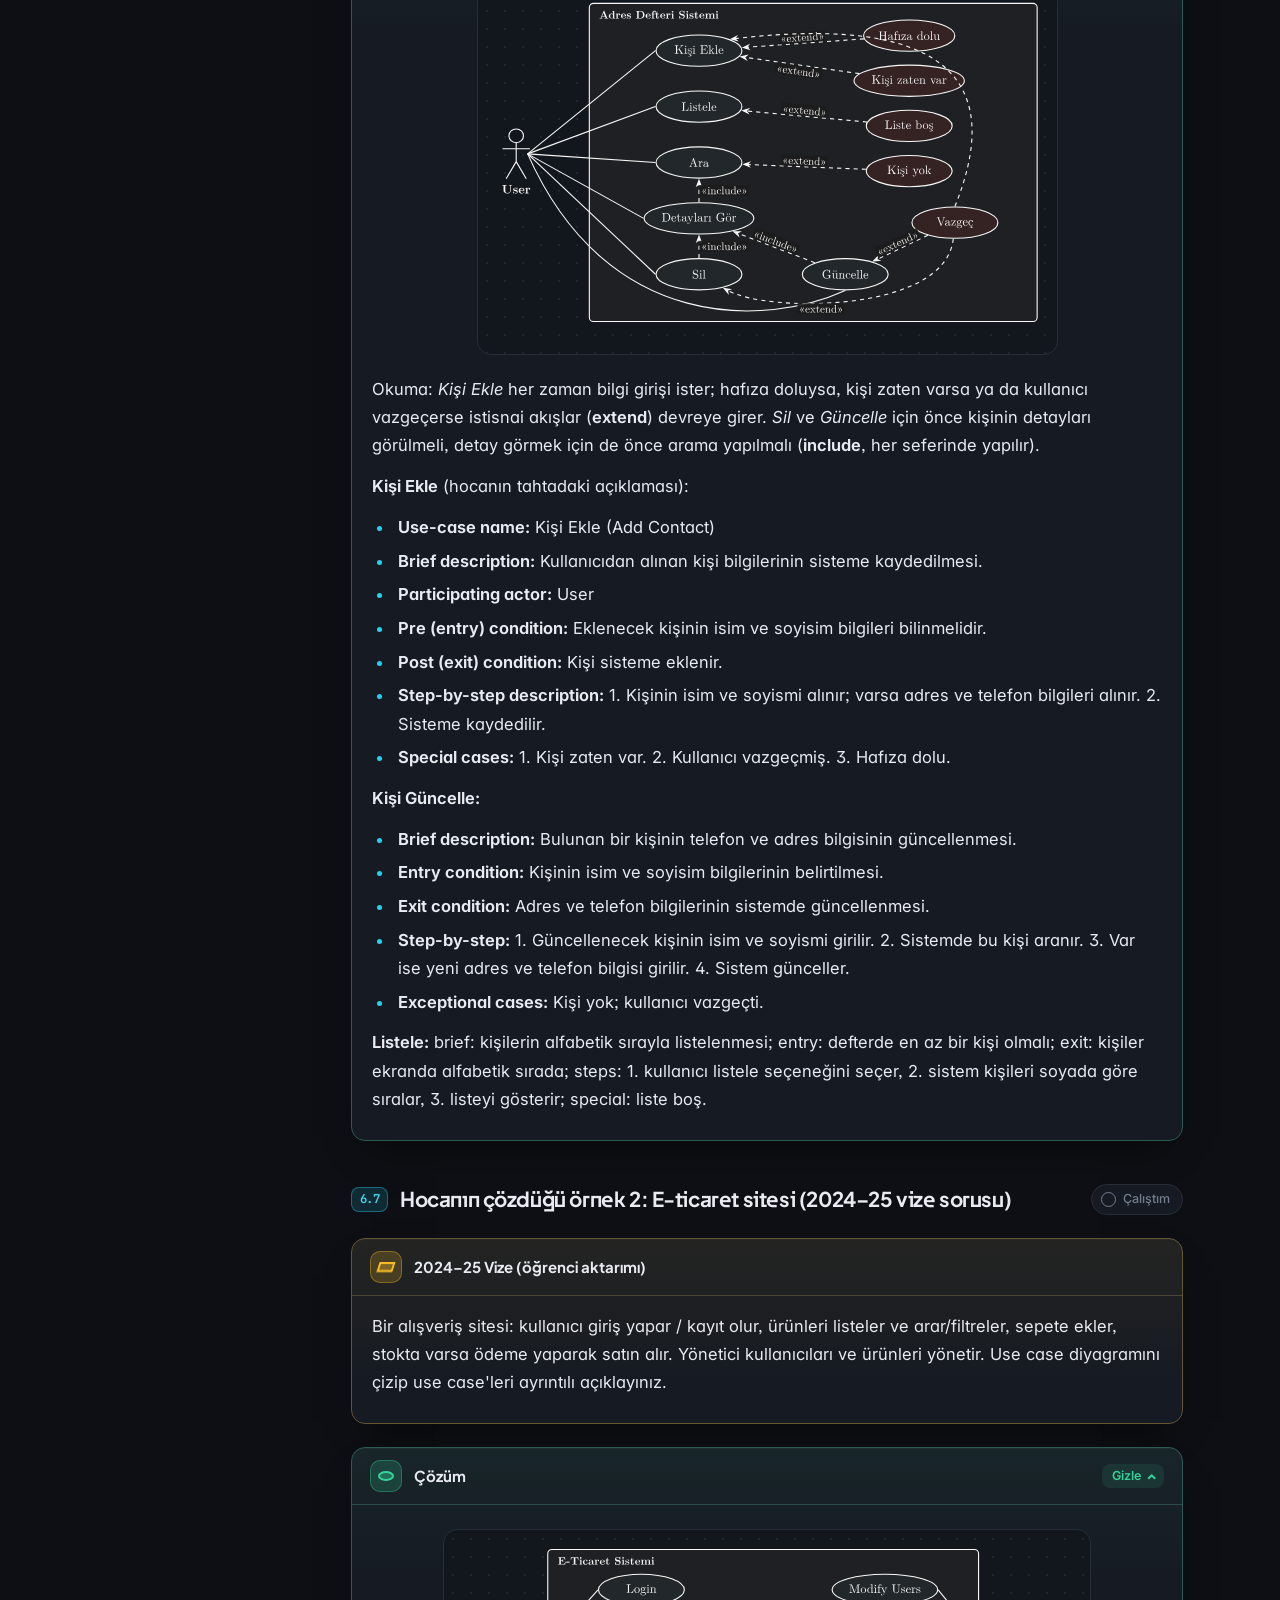
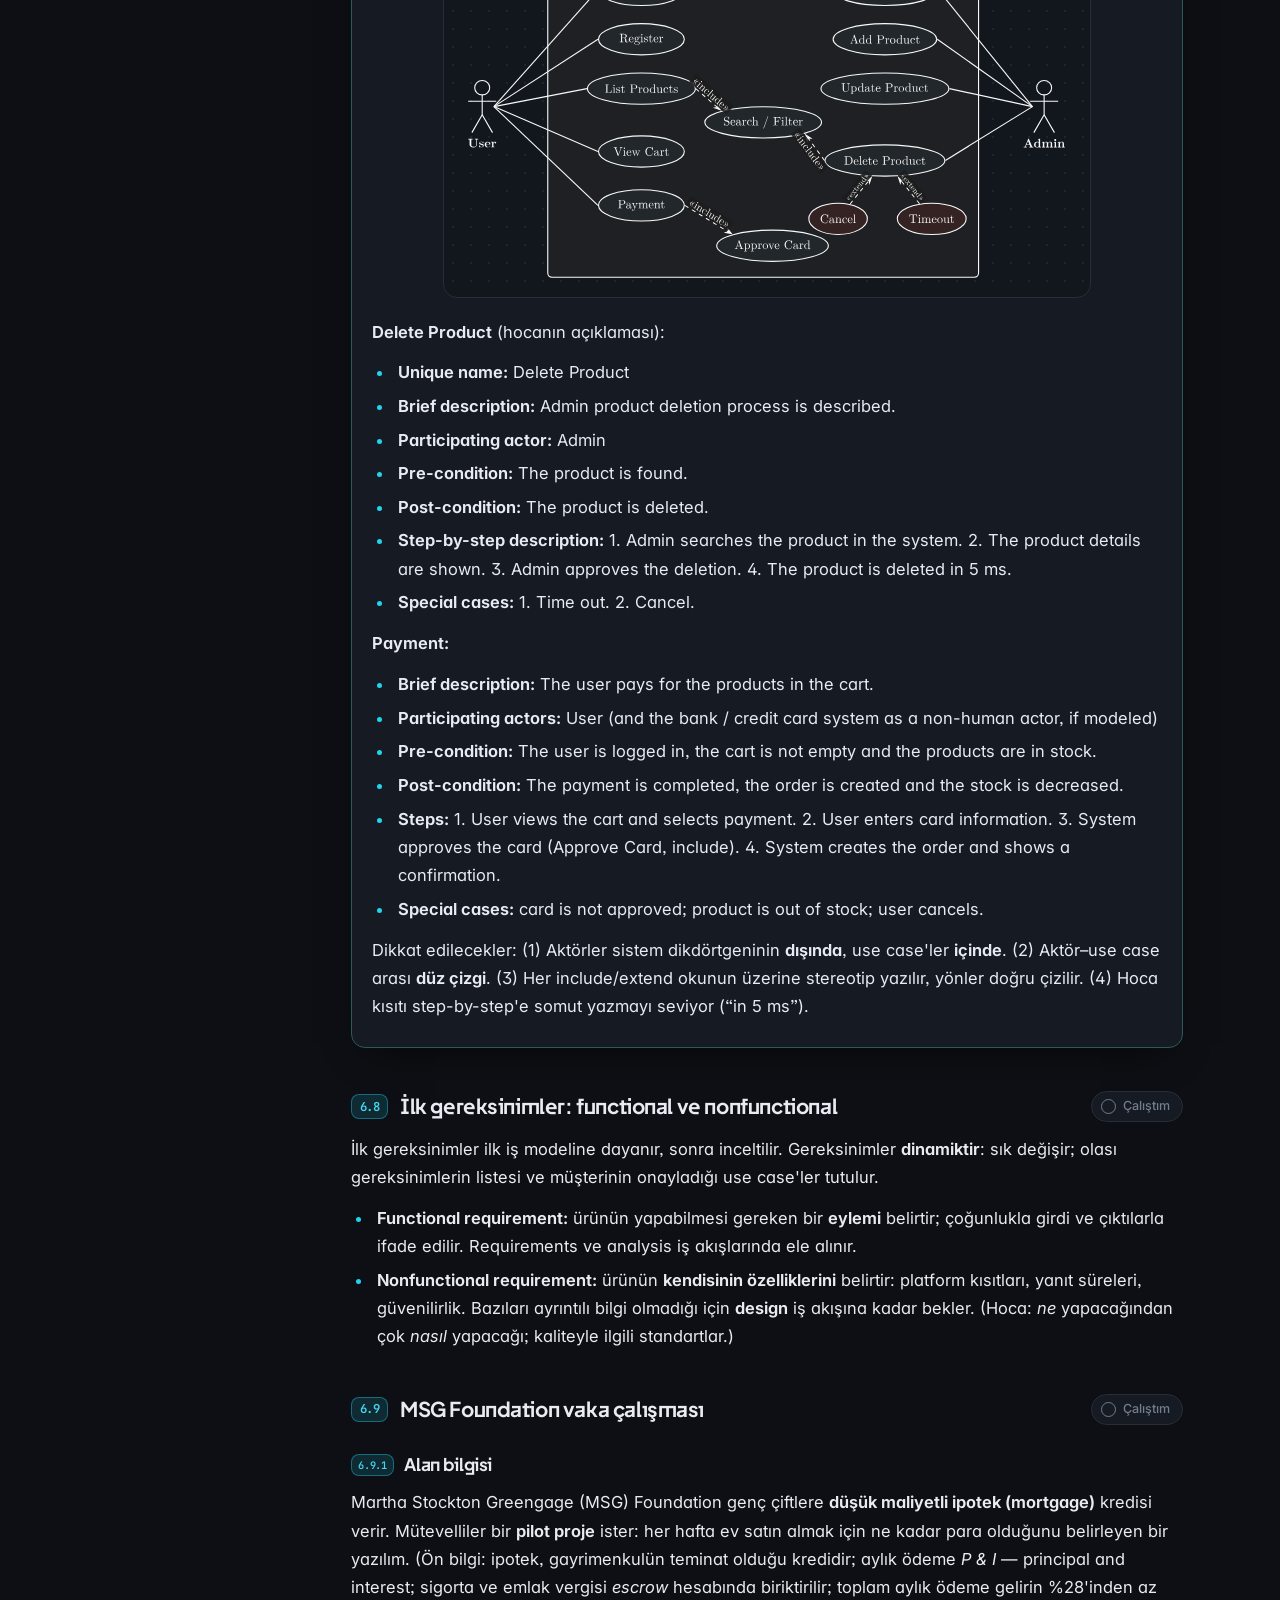
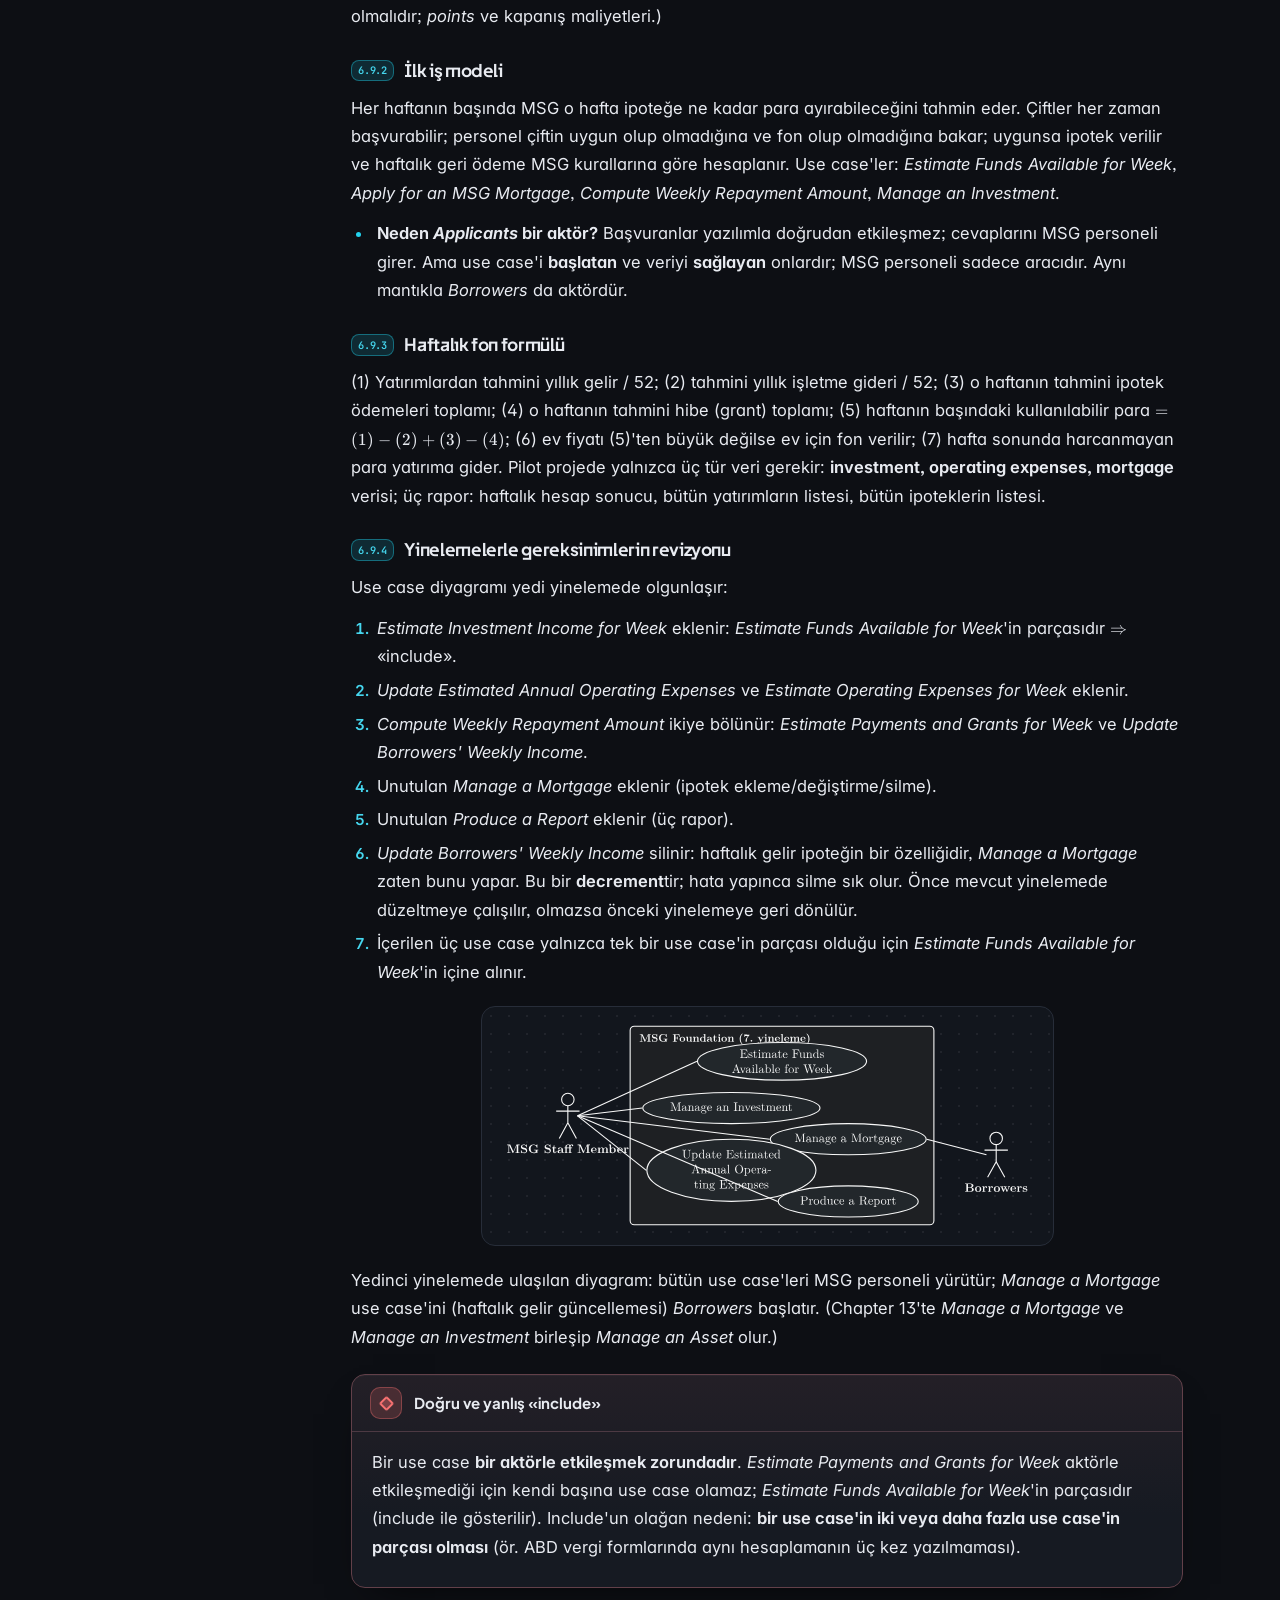
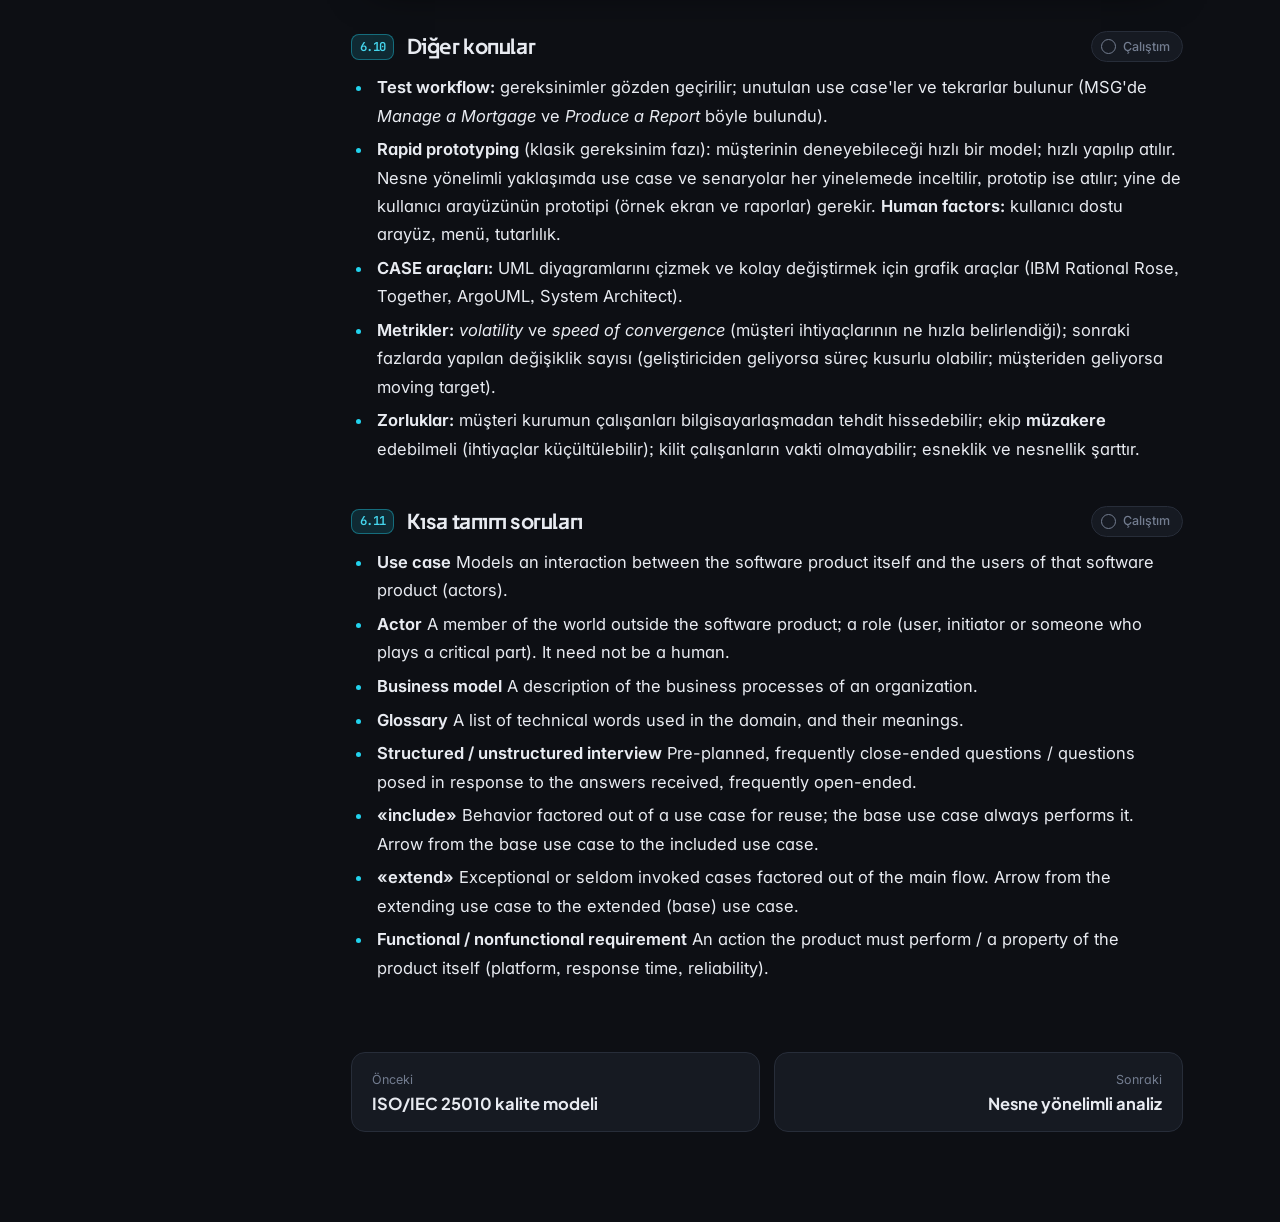
<file: html/konu-06-gereksinimler.html>
<!doctype html>
<html lang="tr">
<head>
<meta charset="utf-8">
<meta name="viewport" content="width=device-width, initial-scale=1">
<title>Gereksinim İş Akışı ve Use Case Diyagramları | OOP Vize</title>
<script>var t='dark',l='en';try{t=localStorage.getItem('oop:theme')||'dark';l=localStorage.getItem('oop:lang')||'en';}catch(e){}document.documentElement.dataset.theme=t;document.documentElement.dataset.lang=l;try{if(localStorage.getItem('oop:toc')==='hidden')document.documentElement.classList.add('toc-hidden');}catch(e){}</script>
<link rel="preconnect" href="https://fonts.googleapis.com"><link rel="preconnect" href="https://fonts.gstatic.com" crossorigin><link href="https://fonts.googleapis.com/css2?family=Inter:ital,opsz,wght@0,14..32,400;0,14..32,500;0,14..32,600;0,14..32,700;1,14..32,400&family=Plus+Jakarta+Sans:wght@600;700;800&family=JetBrains+Mono:wght@400;500;600&display=swap" rel="stylesheet">
<link rel="stylesheet" href="assets/katex/katex.min.css">
<link rel="stylesheet" href="assets/style.css?v=b61c9efa">

</head>
<body class="doc g-konu" data-page="konu-06-gereksinimler" data-group="konu" data-unit="h3" data-title="Gereksinimler ve use case" style="--accent:#22D3EE">
<div class="readbar"><span></span></div>
<header class="topbar">
  <button class="tb-btn menu" id="menuBtn" type="button" aria-label="İçindekileri aç / kapat" title="İçindekileri aç / kapat"><span class="ic ic-menu"></span></button>
  <a class="brand" href="../index.html"><span class="brand-dot"></span>OOP Vize</a>
  <span class="crumb">Gereksinimler ve use case</span>
  <div class="tb-actions">
    <a class="tb-btn" href="kartlar.html#d06" title="Bu konunun flashcard destesi"><span class="ic ic-cards"></span><span class="lbl">Kartlar</span></a>
    <button class="tb-btn sbtn" id="searchBtn" type="button"><span class="ic ic-search"></span><span class="lbl">Ara</span><kbd>Ctrl K</kbd></button>
    <button class="tb-btn lang-btn" id="langBtn" type="button" title="Dili değiştir: İngilizce (sınavda yazılacak) / Türkçe"><span data-l="en">EN</span><span data-l="tr">TR</span></button>
    <button class="tb-btn" id="quizBtn" type="button" title="Bütün çözümleri aç veya kapat"><span class="ic ic-eye"></span><span class="lbl">Çözümleri gizle</span></button>
    <button class="tb-btn" id="themeBtn" type="button" aria-label="Tema değiştir"><span class="ic ic-theme"></span></button>
  </div>
</header>
<div class="layout">
  <aside class="toc" id="toc">
    <div class="toc-head">
      <div class="toc-top"><span>İçindekiler</span><button class="toc-hide" id="tocHide" type="button" title="İçindekileri gizle" aria-label="İçindekileri gizle"><svg viewBox="0 0 24 24" width="16" height="16" aria-hidden="true"><path d="M11 17l-5-5 5-5M18 17l-5-5 5-5" fill="none" stroke="currentColor" stroke-width="2" stroke-linecap="round" stroke-linejoin="round"/></svg></button></div>
      <span class="toc-prog"><b id="pgDone">0</b>/<b id="pgAll">11</b> başlık çalışıldı</span>
      <span class="meter"><i id="pgBar"></i></span>
    </div>
    <nav><ol class="toc-l"><li class="t2"><a href="#gereksinim-is-akisi-ve-use-case-diyagramlari-chapter-11"><span class="tn">6</span><span>Gereksinim İş Akışı ve Use Case Diyagramları (Chapter 11)</span></a><ol class="toc-s"><li class="t3"><a href="#gereksinim-is-akisinin-amaci"><span class="tn">6.1</span><span>Gereksinim iş akışının amacı</span></a></li><li class="t3"><a href="#gereksinim-is-akisinin-adimlari"><span class="tn">6.2</span><span>Gereksinim iş akışının adımları</span></a></li><li class="t4"><a href="#alani-anlamak-ve-sozluk-glossary"><span class="tn">6.2.1</span><span>Alanı anlamak ve sözlük (glossary)</span></a></li><li class="t4"><a href="#is-modeli-ve-bilgi-toplama-teknikleri"><span class="tn">6.2.2</span><span>İş modeli ve bilgi toplama teknikleri</span></a></li><li class="t3"><a href="#use-case-ve-aktor"><span class="tn">6.3</span><span>Use case ve aktör</span></a></li><li class="t3"><a href="#use-case-diyagraminin-notasyonu"><span class="tn">6.4</span><span>Use case diyagramının notasyonu</span></a></li><li class="t3"><a href="#use-case-aciklamasi-description"><span class="tn">6.5</span><span>Use case açıklaması (description)</span></a></li><li class="t3"><a href="#hocanin-cozdugu-ornek-1-adres-defteri"><span class="tn">6.6</span><span>Hocanın çözdüğü örnek 1: Adres defteri</span></a></li><li class="t3"><a href="#hocanin-cozdugu-ornek-2-e-ticaret-sitesi-2024-25-vize-sorusu"><span class="tn">6.7</span><span>Hocanın çözdüğü örnek 2: E-ticaret sitesi (2024–25 vize sorusu)</span></a></li><li class="t3"><a href="#ilk-gereksinimler-functional-ve-nonfunctional"><span class="tn">6.8</span><span>İlk gereksinimler: functional ve nonfunctional</span></a></li><li class="t3"><a href="#msg-foundation-vaka-calismasi"><span class="tn">6.9</span><span>MSG Foundation vaka çalışması</span></a></li><li class="t4"><a href="#alan-bilgisi"><span class="tn">6.9.1</span><span>Alan bilgisi</span></a></li><li class="t4"><a href="#ilk-is-modeli"><span class="tn">6.9.2</span><span>İlk iş modeli</span></a></li><li class="t4"><a href="#haftalik-fon-formulu"><span class="tn">6.9.3</span><span>Haftalık fon formülü</span></a></li><li class="t4"><a href="#yinelemelerle-gereksinimlerin-revizyonu"><span class="tn">6.9.4</span><span>Yinelemelerle gereksinimlerin revizyonu</span></a></li><li class="t3"><a href="#diger-konular"><span class="tn">6.10</span><span>Diğer konular</span></a></li><li class="t3"><a href="#kisa-tanim-sorulari"><span class="tn">6.11</span><span>Kısa tanım soruları</span></a></li></ol></li></ol></nav>
  </aside>
  <main class="content" id="content">
    <header class="doc-hero">
      <p class="kicker">Konu 6</p>
      <h1><span class="fs-l">Gereksinim İş Akışı ve Use Case Diyagramları</span></h1>
      <p class="byline">Slaytlar, ders kitabı (Schach 8e), ders videoları ve WhatsApp grubu temel alınmıştır</p>
      <ul class="chips"><li>1 bölüm</li><li>4 diyagram</li><li>2 soru</li><li>2 çözüm kutusu</li></ul>
    </header>
    <article class="prose">
<h2 id="gereksinim-is-akisi-ve-use-case-diyagramlari-chapter-11" class="h"><span class="num">6</span><span class="ht">Gereksinim İş Akışı ve Use Case Diyagramları (Chapter 11)</span></h2>
<section class="box box-hoca"><div class="box-h"><i class="shape s-ekran"></i><span class="bt">Hoca derste vurguladı Sınavdaki yeri</span></div><div class="box-b"><p>Eski vize notu: <q class="alinti">Use case (süreç) diagram, collaboration-sequence diagramlarını sınavda soruyorum.</q> 2024–25 vizesinde <strong>ayrıntılı use case sorusu</strong> geldi (alışveriş sitesi: sepete ekleme, arama, stok varsa satın alma) ve hoca vize sonrası çözümünü tahtada gösterdi. 2014 vizesinde <em>“Proje yöneticisi, lider, yazılımcıların olduğu bir proje takip sistemi: use case'lerini oluşturunuz”</em> soruldu. WhatsApp: <q class="alinti">geçen senelerde girenlerle konuştuğum kadarıyla brief description da istiyormuş, use case diyagramını çizmemizi de.</q></p></div></section>
<h3 id="gereksinim-is-akisinin-amaci" class="h"><span class="num">6.1</span><span class="ht">Gereksinim iş akışının amacı</span></h3>
<p>Sorulan soru: <strong>“Ürün ne yapabilmeli?”</strong> (<em>What must the product be able to do?</em>)</p>
<p>Yanılgı: “Müşterinin ne <em>istediğini</em> belirlemeliyiz.” Doğrusu: müşterinin neye <strong>ihtiyaç</strong> duyduğunu belirlemeliyiz (<em>needs, not wants</em>). Kitaptaki meşhur cümle: <em>“I know you believe you understood what you think I said, but I am not sure you realize that what you heard is not what I meant!”</em></p>
<ul class="l"><li>Bir sistem analistinin yazılımı ve işlevselliğini zihninde canlandırması zordur; müşteri için çok daha zordur. Bilgiyi müşteriden almak için <strong>becerikli bir sistem analisti</strong> gerekir; bu bilginin tek kaynağı müşteridir.</li><li>Çözüm: müşteriden ilk bilgiyi al, bunu Unified Process'e girdi olarak kullan, Unified Process'in adımlarıyla müşterinin <strong>gerçek ihtiyaçlarını</strong> belirle.</li></ul>
<h3 id="gereksinim-is-akisinin-adimlari" class="h"><span class="num">6.2</span><span class="ht">Gereksinim iş akışının adımları</span></h3>
<ol class="l"><li><strong>Uygulama alanını (application domain) anla</strong>: ürünün çalışacağı özel ortam.</li><li><strong>İş modelini (business model) kur</strong>: müşterinin iş süreçlerini modelle.</li><li>İş modelini kullanarak <strong>müşterinin gereksinimlerini</strong> belirle.</li><li>Bu adımları <strong>yinele</strong> (iterate).</li></ol>
<p><strong>Requirements elicitation (capture):</strong> gereksinimleri keşfetme (görüşme, anket). <strong>Requirements analysis:</strong> ilk gereksinimleri inceltme ve genişletme.</p>
<h4 id="alani-anlamak-ve-sozluk-glossary" class="h"><span class="num">6.2.1</span><span class="ht">Alanı anlamak ve sözlük (glossary)</span></h4>
<p>Ekibin her üyesi uygulama alanını iyi tanımalıdır; <strong>doğru terminoloji</strong> şarttır (müşterinin dilini konuşamazsan gereksinimleri doğru çıkaramazsın). Bunun için bir <strong>glossary</strong> hazırlanır: alanda kullanılan teknik kelimelerin ve anlamlarının listesi.</p>
<h4 id="is-modeli-ve-bilgi-toplama-teknikleri" class="h"><span class="num">6.2.2</span><span class="ht">İş modeli ve bilgi toplama teknikleri</span></h4>
<p><strong>Business model:</strong> bir kurumun iş süreçlerinin tanımı; müşterinin işini bir bütün olarak anlamayı sağlar (bilgisayarlaştırma konusunda müşteriye tavsiye vermek için şarttır).</p>
<ul class="l"><li><p><strong>Interviewing (görüşme)</strong> — birincil tekniktir. Gereksinim ekibi müşteri ve kullanıcılarla görüşür.</p>
<ul class="l"><li>İki tür soru: <strong>close-ended</strong> (belirli bir cevap gerektiren, kapalı uçlu) ve <strong>open-ended</strong> (görüşülen kişiyi konuşmaya teşvik eden, açık uçlu).</li><li>İki tür görüşme: <strong>structured interview</strong> (önceden planlanmış, çoğunlukla kapalı uçlu sorular) ve <strong>unstructured interview</strong> (sorular alınan cevaplara göre sorulur, çoğunlukla açık uçlu).</li><li>Görüşme kolay değildir: çok yapısız görüşme pek bilgi vermez; görüşmeci alanı çok iyi tanımalı ve her zaman açık fikirli olmalıdır. Görüşmeden sonra <strong>yazılı rapor</strong> hazırlanmalı ve bir kopyası görüşülen kişiye verilmelidir.</li></ul></li><li><strong>Questionnaire (anket):</strong> yüzlerce kişinin görüşü gerekiyorsa.</li><li><strong>İş formlarının incelenmesi:</strong> müşterinin işini şu anda nasıl yaptığını gösterir.</li><li><strong>Doğrudan gözlem:</strong> çalışanları işlerini yaparken izlemek; modern hâli video kamera. Dezavantajı: kayıtları analiz etmek uzun sürer, çalışanlar mahremiyet ihlali olarak görebilir.</li></ul>
<h3 id="use-case-ve-aktor" class="h"><span class="num">6.3</span><span class="ht">Use case ve aktör</span></h3>
<p><strong>Use case:</strong> yazılım ürününün kendisi ile kullanıcıları (<strong>actors</strong>) arasındaki bir etkileşimi modeller.</p>
<p><strong>Actor:</strong> yazılım ürününün <strong>dışındaki</strong> dünyanın bir üyesidir. Genellikle ürünün kullanıcısıdır. Bir aktör ürüne göre bir <strong>rol</strong> oynar: kullanıcı olarak, başlatıcı (<em>initiator</em>) olarak veya use case'te kritik rol oynayan biri olarak.</p>
<ul class="l"><li>Bir kullanıcı birden fazla rol oynayabilir: bankanın müşterisi hem <em>Borrower</em> hem <em>Lender</em> olabilir.</li><li>Bir aktör birden çok use case'e katılabilir: <em>Borrower</em>, <em>Borrow Money</em>, <em>Pay Interest on Loan</em>, <em>Repay Loan Principal</em> use case'lerinde aktördür. <em>Borrower</em> binlerce banka müşterisini temsil edebilir.</li><li><strong>Aktör insan olmak zorunda değildir</strong>: bir e-ticaret sistemi için kredi kartı şirketinin bilgi sistemi bir aktördür (ve tersi).</li><li>Hoca: aktör <strong>yazılımın çalıştığı yerde rol alan</strong> kullanıcı/çalışandır; yazılımı geliştiren mühendisler aktör değildir. Aktörler bireyler değil, <strong>rollerdir</strong>.</li><li><strong>Örtüşen aktörler</strong> (overlapping actors) sorunu: hastane yazılımında bir use case'te <em>Nurse</em>, diğerinde <em>Medical Staff</em> aktörü. Daha iyisi: <em>Physician</em> ve <em>Nurse</em> aktörleri; ya da <em>Medical Staff</em> aktörü ve onun iki özelleşmesi <em>Physician</em> ve <em>Nurse</em> (<strong>generalization</strong>).</li></ul>
<h3 id="use-case-diyagraminin-notasyonu" class="h"><span class="num">6.4</span><span class="ht">Use case diyagramının notasyonu</span></h3>
<div class="center"><figure class="gfx gfx-flow"><button type="button" class="zoom" aria-label="Büyüt"><img src="assets/gfx/g_24a9177e3fc6.svg" width="470" height="107" loading="lazy" alt="Akış diyagramı"></button></figure></div>
<div class="center"><div class="tbl-wrap"><table class="tbl"><thead><tr><th>İlişki</th><th>Çizim</th><th>Anlamı ve okun yönü</th></tr></thead><tbody><tr><td>Association</td><td>düz çizgi</td><td>Aktör ile use case arasında; aktör o use case'i başlatır/katılır.</td></tr><tr><td><strong>«include»</strong></td><td>kesikli ok + «include»</td><td>Ortak davranış ana use case'ten dışarı alınmıştır, <strong>yeniden kullanım</strong> içindir (istisna değildir). Ana use case çalışırsa included use case <strong>kesinlikle</strong> çalışır (“1 varsa 2 kesin gerçekleşir”). <strong>Ok ana (base) use case'ten kullanılan (included) use case'e doğrudur.</strong></td></tr><tr><td><strong>«extend»</strong></td><td>kesikli ok + «extend»</td><td><strong>İstisnai veya nadir çalışan</strong> durumlar (hata, iptal, zaman aşımı). Ana use case çalışsa bile extension çalışmayabilir (“1 var, 2 olmaya da bilir”). <strong>Ok extension use case'ten genişletilen (base) use case'e doğrudur.</strong> Bir istisna use case'i birden çok use case'i genişletebilir.</td></tr><tr><td>Generalization</td><td>düz çizgi + boş üçgen</td><td>Özel (child) aktör/use case'ten genel (parent) olana doğru; ok ucu <strong>boş</strong> ve <strong>genele</strong> bakar.</td></tr></tbody></table></div></div>
<section class="box box-dikkat"><div class="box-h"><i class="shape s-karar"></i><span class="bt">Ok yönleri ve include/extend ayrımı</span></div><div class="box-b"><ul class="l"><li>Hoca'nın notu: <q class="alinti">Kesikli ok üzerinde -include- yazar, okun yönü ana süreçten kullanılana doğrudur... Ana olaydan alt adımına doğru olacak, sınavda çıkıyor.</q></li><li>Generalization için: <q class="alinti">Okun ucu boş. Bu boş uç genelleşmiş aktöre doğrudur. Bunu unutmayalım, genele doğru okun yönü.</q></li><li>WhatsApp tartışması: <em>Payment</em> ile <em>Approve Card</em> arasında <strong>include</strong> vardır, çünkü kart onayı <strong>her ödemede</strong> yapılmalıdır; extend opsiyonel/istisnai durumlar içindir.</li></ul></div></section>
<p>UML sunumundaki örnek (<em>PurchaseTicket</em>): <em>OutOfOrder, TimeOut, Cancel, NoChange</em> use case'leri «extends» ile <em>PurchaseTicket</em>'ı genişletir; <em>PurchaseSingleTicket</em> ve <em>PurchaseMultiCard</em> ortak <em>CollectMoney</em> davranışını «includes» ile kullanır.</p>
<h3 id="use-case-aciklamasi-description" class="h"><span class="num">6.5</span><span class="ht">Use case açıklaması (description)</span></h3>
<p><strong>Use case diyagramı sadece bir indekstir; modelin asıl “eti” use case açıklamalarıdır.</strong> Bütün use case'ler açıklanmalıdır. Hocanın kullandığı şablon:</p>
<div class="center"><div class="tbl-wrap"><table class="tbl"><thead><tr><th>Alan</th><th>İçerik</th></tr></thead><tbody><tr><td>Use case name (unique name)</td><td>Benzersiz isim: <em>Delete Product</em>, <em>Kişi Ekle</em></td></tr><tr><td>Brief description</td><td>Bir cümlelik özet</td></tr><tr><td>Participating actors</td><td>Katılan aktörler</td></tr><tr><td>Entry condition (pre-condition)</td><td>Use case başlamadan önce doğru olması gerekenler</td></tr><tr><td>Exit condition (post-condition)</td><td>Use case bitince doğru olanlar</td></tr><tr><td>Flow of events (step-by-step description)</td><td>Numaralı adımlar</td></tr><tr><td>Exceptional / special cases</td><td>İstisnai durumlar (genellikle «extend» use case'leri)</td></tr></tbody></table></div></div>
<p>UML sunumundaki örnek: <strong>Name:</strong> Purchase ticket. <strong>Participating actor:</strong> Passenger. <strong>Entry condition:</strong> Passenger standing in front of ticket distributor; passenger has sufficient money. <strong>Exit condition:</strong> Passenger has ticket. <strong>Event flow:</strong> 1. Passenger selects the number of zones. 2. Distributor displays the amount due. 3. Passenger inserts money (at least the amount due). 4. Distributor returns change. 5. Distributor issues ticket. <strong>Eksik olan?</strong> <em>Exceptional cases!</em></p>
<h3 id="hocanin-cozdugu-ornek-1-adres-defteri" class="h"><span class="num">6.6</span><span class="ht">Hocanın çözdüğü örnek 1: Adres defteri</span></h3>
<section class="box box-soru" id="soru-1"><div class="box-h"><i class="shape s-giris"></i><span class="bt">Ders örneği (2024–25 ve 2025–26) ve eski sınav senaryosu</span></div><div class="box-b"><p>Kişilere ait ad, soyad, adres ve telefon bilgisinin tutulduğu bir adres defteri tanımlanmak isteniyor. Adres defterine kişi ekleme, eklenmiş kişide güncelleme yapabilme, silme ve bulma (arama) işlemleri olacaktır. Ayrıca kişileri alfabetik olarak listeleyen bir işlev de gereklidir. Use case diyagramını çizip use case'leri açıklayınız.</p></div></section>
<details class="box box-cevap" open><summary class="box-h"><i class="shape s-basla"></i><span class="bt">Çözüm</span><span class="tog" aria-hidden="true"></span></summary><div class="box-b"><div class="center"><figure class="gfx gfx-flow"><button type="button" class="zoom" aria-label="Büyüt"><img src="assets/gfx/g_67f3190dab92.svg" width="547" height="338" loading="lazy" alt="Akış diyagramı"></button></figure></div>
<p>Okuma: <em>Kişi Ekle</em> her zaman bilgi girişi ister; hafıza doluysa, kişi zaten varsa ya da kullanıcı vazgeçerse istisnai akışlar (<strong>extend</strong>) devreye girer. <em>Sil</em> ve <em>Güncelle</em> için önce kişinin detayları görülmeli, detay görmek için de önce arama yapılmalı (<strong>include</strong>, her seferinde yapılır).</p>
<p><strong>Kişi Ekle</strong> (hocanın tahtadaki açıklaması):</p>
<ul class="l"><li><strong>Use-case name:</strong> Kişi Ekle (Add Contact)</li><li><strong>Brief description:</strong> Kullanıcıdan alınan kişi bilgilerinin sisteme kaydedilmesi.</li><li><strong>Participating actor:</strong> User</li><li><strong>Pre (entry) condition:</strong> Eklenecek kişinin isim ve soyisim bilgileri bilinmelidir.</li><li><strong>Post (exit) condition:</strong> Kişi sisteme eklenir.</li><li><strong>Step-by-step description:</strong> 1. Kişinin isim ve soyismi alınır; varsa adres ve telefon bilgileri alınır. 2. Sisteme kaydedilir.</li><li><strong>Special cases:</strong> 1. Kişi zaten var. 2. Kullanıcı vazgeçmiş. 3. Hafıza dolu.</li></ul>
<p><strong>Kişi Güncelle:</strong></p>
<ul class="l"><li><strong>Brief description:</strong> Bulunan bir kişinin telefon ve adres bilgisinin güncellenmesi.</li><li><strong>Entry condition:</strong> Kişinin isim ve soyisim bilgilerinin belirtilmesi.</li><li><strong>Exit condition:</strong> Adres ve telefon bilgilerinin sistemde güncellenmesi.</li><li><strong>Step-by-step:</strong> 1. Güncellenecek kişinin isim ve soyismi girilir. 2. Sistemde bu kişi aranır. 3. Var ise yeni adres ve telefon bilgisi girilir. 4. Sistem günceller.</li><li><strong>Exceptional cases:</strong> Kişi yok; kullanıcı vazgeçti.</li></ul>
<p><strong>Listele:</strong> brief: kişilerin alfabetik sırayla listelenmesi; entry: defterde en az bir kişi olmalı; exit: kişiler ekranda alfabetik sırada; steps: 1. kullanıcı listele seçeneğini seçer, 2. sistem kişileri soyada göre sıralar, 3. listeyi gösterir; special: liste boş.</p></div></details>
<h3 id="hocanin-cozdugu-ornek-2-e-ticaret-sitesi-2024-25-vize-sorusu" class="h"><span class="num">6.7</span><span class="ht">Hocanın çözdüğü örnek 2: E-ticaret sitesi (2024–25 vize sorusu)</span></h3>
<section class="box box-soru" id="soru-2"><div class="box-h"><i class="shape s-giris"></i><span class="bt">2024–25 Vize (öğrenci aktarımı)</span></div><div class="box-b"><p>Bir alışveriş sitesi: kullanıcı giriş yapar / kayıt olur, ürünleri listeler ve arar/filtreler, sepete ekler, stokta varsa ödeme yaparak satın alır. Yönetici kullanıcıları ve ürünleri yönetir. Use case diyagramını çizip use case'leri ayrıntılı açıklayınız.</p></div></section>
<details class="box box-cevap" open><summary class="box-h"><i class="shape s-basla"></i><span class="bt">Çözüm</span><span class="tog" aria-hidden="true"></span></summary><div class="box-b"><div class="center"><figure class="gfx gfx-flow"><button type="button" class="zoom" aria-label="Büyüt"><img src="assets/gfx/g_d4f0ea9c388e.svg" width="614" height="335" loading="lazy" alt="Akış diyagramı"></button></figure></div>
<p><strong>Delete Product</strong> (hocanın açıklaması):</p>
<ul class="l"><li><strong>Unique name:</strong> Delete Product</li><li><strong>Brief description:</strong> Admin product deletion process is described.</li><li><strong>Participating actor:</strong> Admin</li><li><strong>Pre-condition:</strong> The product is found.</li><li><strong>Post-condition:</strong> The product is deleted.</li><li><strong>Step-by-step description:</strong> 1. Admin searches the product in the system. 2. The product details are shown. 3. Admin approves the deletion. 4. The product is deleted in 5 ms.</li><li><strong>Special cases:</strong> 1. Time out. 2. Cancel.</li></ul>
<p><strong>Payment:</strong></p>
<ul class="l"><li><strong>Brief description:</strong> The user pays for the products in the cart.</li><li><strong>Participating actors:</strong> User (and the bank / credit card system as a non-human actor, if modeled)</li><li><strong>Pre-condition:</strong> The user is logged in, the cart is not empty and the products are in stock.</li><li><strong>Post-condition:</strong> The payment is completed, the order is created and the stock is decreased.</li><li><strong>Steps:</strong> 1. User views the cart and selects payment. 2. User enters card information. 3. System approves the card (Approve Card, include). 4. System creates the order and shows a confirmation.</li><li><strong>Special cases:</strong> card is not approved; product is out of stock; user cancels.</li></ul>
<p>Dikkat edilecekler: (1) Aktörler sistem dikdörtgeninin <strong>dışında</strong>, use case'ler <strong>içinde</strong>. (2) Aktör–use case arası <strong>düz çizgi</strong>. (3) Her include/extend okunun üzerine stereotip yazılır, yönler doğru çizilir. (4) Hoca kısıtı step-by-step'e somut yazmayı seviyor (“in 5 ms”).</p></div></details>
<h3 id="ilk-gereksinimler-functional-ve-nonfunctional" class="h"><span class="num">6.8</span><span class="ht">İlk gereksinimler: functional ve nonfunctional</span></h3>
<p>İlk gereksinimler ilk iş modeline dayanır, sonra inceltilir. Gereksinimler <strong>dinamiktir</strong>: sık değişir; olası gereksinimlerin listesi ve müşterinin onayladığı use case'ler tutulur.</p>
<ul class="l"><li><strong>Functional requirement:</strong> ürünün yapabilmesi gereken bir <strong>eylemi</strong> belirtir; çoğunlukla girdi ve çıktılarla ifade edilir. Requirements ve analysis iş akışlarında ele alınır.</li><li><strong>Nonfunctional requirement:</strong> ürünün <strong>kendisinin özelliklerini</strong> belirtir: platform kısıtları, yanıt süreleri, güvenilirlik. Bazıları ayrıntılı bilgi olmadığı için <strong>design</strong> iş akışına kadar bekler. (Hoca: <em>ne</em> yapacağından çok <em>nasıl</em> yapacağı; kaliteyle ilgili standartlar.)</li></ul>
<h3 id="msg-foundation-vaka-calismasi" class="h"><span class="num">6.9</span><span class="ht">MSG Foundation vaka çalışması</span></h3>
<h4 id="alan-bilgisi" class="h"><span class="num">6.9.1</span><span class="ht">Alan bilgisi</span></h4>
<p>Martha Stockton Greengage (MSG) Foundation genç çiftlere <strong>düşük maliyetli ipotek (mortgage)</strong> kredisi verir. Mütevelliler bir <strong>pilot proje</strong> ister: her hafta ev satın almak için ne kadar para olduğunu belirleyen bir yazılım. (Ön bilgi: ipotek, gayrimenkulün teminat olduğu kredidir; aylık ödeme <em>P &amp; I</em> — principal and interest; sigorta ve emlak vergisi <em>escrow</em> hesabında biriktirilir; toplam aylık ödeme gelirin %28'inden az olmalıdır; <em>points</em> ve kapanış maliyetleri.)</p>
<h4 id="ilk-is-modeli" class="h"><span class="num">6.9.2</span><span class="ht">İlk iş modeli</span></h4>
<p>Her haftanın başında MSG o hafta ipoteğe ne kadar para ayırabileceğini tahmin eder. Çiftler her zaman başvurabilir; personel çiftin uygun olup olmadığına ve fon olup olmadığına bakar; uygunsa ipotek verilir ve haftalık geri ödeme MSG kurallarına göre hesaplanır. Use case'ler: <em>Estimate Funds Available for Week</em>, <em>Apply for an MSG Mortgage</em>, <em>Compute Weekly Repayment Amount</em>, <em>Manage an Investment</em>.</p>
<ul class="l"><li><strong>Neden <em>Applicants</em> bir aktör?</strong> Başvuranlar yazılımla doğrudan etkileşmez; cevaplarını MSG personeli girer. Ama use case'i <strong>başlatan</strong> ve veriyi <strong>sağlayan</strong> onlardır; MSG personeli sadece aracıdır. Aynı mantıkla <em>Borrowers</em> da aktördür.</li></ul>
<h4 id="haftalik-fon-formulu" class="h"><span class="num">6.9.3</span><span class="ht">Haftalık fon formülü</span></h4>
<p>(1) Yatırımlardan tahmini yıllık gelir / 52; (2) tahmini yıllık işletme gideri / 52; (3) o haftanın tahmini ipotek ödemeleri toplamı; (4) o haftanın tahmini hibe (grant) toplamı; (5) haftanın başındaki kullanılabilir para <span class="katex"><span class="katex-html" aria-hidden="true"><span class="base"><span class="strut" style="height:0.3669em;"></span><span class="mrel">=</span><span class="mspace" style="margin-right:0.2778em;"></span></span><span class="base"><span class="strut" style="height:1em;vertical-align:-0.25em;"></span><span class="mopen">(</span><span class="mord">1</span><span class="mclose">)</span><span class="mspace" style="margin-right:0.2222em;"></span><span class="mbin">−</span><span class="mspace" style="margin-right:0.2222em;"></span></span><span class="base"><span class="strut" style="height:1em;vertical-align:-0.25em;"></span><span class="mopen">(</span><span class="mord">2</span><span class="mclose">)</span><span class="mspace" style="margin-right:0.2222em;"></span><span class="mbin">+</span><span class="mspace" style="margin-right:0.2222em;"></span></span><span class="base"><span class="strut" style="height:1em;vertical-align:-0.25em;"></span><span class="mopen">(</span><span class="mord">3</span><span class="mclose">)</span><span class="mspace" style="margin-right:0.2222em;"></span><span class="mbin">−</span><span class="mspace" style="margin-right:0.2222em;"></span></span><span class="base"><span class="strut" style="height:1em;vertical-align:-0.25em;"></span><span class="mopen">(</span><span class="mord">4</span><span class="mclose">)</span></span></span></span>; (6) ev fiyatı (5)'ten büyük değilse ev için fon verilir; (7) hafta sonunda harcanmayan para yatırıma gider. Pilot projede yalnızca üç tür veri gerekir: <strong>investment, operating expenses, mortgage</strong> verisi; üç rapor: haftalık hesap sonucu, bütün yatırımların listesi, bütün ipoteklerin listesi.</p>
<h4 id="yinelemelerle-gereksinimlerin-revizyonu" class="h"><span class="num">6.9.4</span><span class="ht">Yinelemelerle gereksinimlerin revizyonu</span></h4>
<p>Use case diyagramı yedi yinelemede olgunlaşır:</p>
<ol class="l"><li><em>Estimate Investment Income for Week</em> eklenir: <em>Estimate Funds Available for Week</em>'in parçasıdır <span class="katex"><span class="katex-html" aria-hidden="true"><span class="base"><span class="strut" style="height:0.3669em;"></span><span class="mrel">⇒</span></span></span></span> «include».</li><li><em>Update Estimated Annual Operating Expenses</em> ve <em>Estimate Operating Expenses for Week</em> eklenir.</li><li><em>Compute Weekly Repayment Amount</em> ikiye bölünür: <em>Estimate Payments and Grants for Week</em> ve <em>Update Borrowers' Weekly Income</em>.</li><li>Unutulan <em>Manage a Mortgage</em> eklenir (ipotek ekleme/değiştirme/silme).</li><li>Unutulan <em>Produce a Report</em> eklenir (üç rapor).</li><li><em>Update Borrowers' Weekly Income</em> silinir: haftalık gelir ipoteğin bir özelliğidir, <em>Manage a Mortgage</em> zaten bunu yapar. Bu bir <strong>decrement</strong>tir; hata yapınca silme sık olur. Önce mevcut yinelemede düzeltmeye çalışılır, olmazsa önceki yinelemeye geri dönülür.</li><li>İçerilen üç use case yalnızca tek bir use case'in parçası olduğu için <em>Estimate Funds Available for Week</em>'in içine alınır.</li></ol>
<div class="center"><figure class="gfx gfx-flow"><button type="button" class="zoom" aria-label="Büyüt"><img src="assets/gfx/g_79ed21478de2.svg" width="539" height="206" loading="lazy" alt="Akış diyagramı"></button></figure></div>
<p>Yedinci yinelemede ulaşılan diyagram: bütün use case'leri MSG personeli yürütür; <em>Manage a Mortgage</em> use case'ini (haftalık gelir güncellemesi) <em>Borrowers</em> başlatır. (Chapter 13'te <em>Manage a Mortgage</em> ve <em>Manage an Investment</em> birleşip <em>Manage an Asset</em> olur.)</p>
<section class="box box-dikkat"><div class="box-h"><i class="shape s-karar"></i><span class="bt">Doğru ve yanlış «include»</span></div><div class="box-b"><p>Bir use case <strong>bir aktörle etkileşmek zorundadır</strong>. <em>Estimate Payments and Grants for Week</em> aktörle etkileşmediği için kendi başına use case olamaz; <em>Estimate Funds Available for Week</em>'in parçasıdır (include ile gösterilir). Include'un olağan nedeni: <strong>bir use case'in iki veya daha fazla use case'in parçası olması</strong> (ör. ABD vergi formlarında aynı hesaplamanın üç kez yazılmaması).</p></div></section>
<h3 id="diger-konular" class="h"><span class="num">6.10</span><span class="ht">Diğer konular</span></h3>
<ul class="l"><li><strong>Test workflow:</strong> gereksinimler gözden geçirilir; unutulan use case'ler ve tekrarlar bulunur (MSG'de <em>Manage a Mortgage</em> ve <em>Produce a Report</em> böyle bulundu).</li><li><strong>Rapid prototyping</strong> (klasik gereksinim fazı): müşterinin deneyebileceği hızlı bir model; hızlı yapılıp atılır. Nesne yönelimli yaklaşımda use case ve senaryolar her yinelemede inceltilir, prototip ise atılır; yine de kullanıcı arayüzünün prototipi (örnek ekran ve raporlar) gerekir. <strong>Human factors:</strong> kullanıcı dostu arayüz, menü, tutarlılık.</li><li><strong>CASE araçları:</strong> UML diyagramlarını çizmek ve kolay değiştirmek için grafik araçlar (IBM Rational Rose, Together, ArgoUML, System Architect).</li><li><strong>Metrikler:</strong> <em>volatility</em> ve <em>speed of convergence</em> (müşteri ihtiyaçlarının ne hızla belirlendiği); sonraki fazlarda yapılan değişiklik sayısı (geliştiriciden geliyorsa süreç kusurlu olabilir; müşteriden geliyorsa moving target).</li><li><strong>Zorluklar:</strong> müşteri kurumun çalışanları bilgisayarlaşmadan tehdit hissedebilir; ekip <strong>müzakere</strong> edebilmeli (ihtiyaçlar küçültülebilir); kilit çalışanların vakti olmayabilir; esneklik ve nesnellik şarttır.</li></ul>
<h3 id="kisa-tanim-sorulari" class="h"><span class="num">6.11</span><span class="ht">Kısa tanım soruları</span></h3>
<ul class="l"><li><strong class="lab">Use case</strong> <span class="lang-en">Models an interaction between the software product itself and the users of that software product (actors).</span><span class="lang-tr" lang="tr">(Kullanım durumu) Yazılım ürününün kendisi ile kullanıcıları (aktörler) arasındaki bir etkileşimi modeller.</span></li><li><strong class="lab">Actor</strong> <span class="lang-en">A member of the world outside the software product; a role (user, initiator or someone who plays a critical part). It need not be a human.</span><span class="lang-tr" lang="tr">(Aktör) Yazılım ürününün dışındaki dünyanın bir üyesi; bir rol (kullanıcı, başlatıcı ya da kritik rol oynayan biri). İnsan olmak zorunda değildir.</span></li><li><strong class="lab">Business model</strong> <span class="lang-en">A description of the business processes of an organization.</span><span class="lang-tr" lang="tr">(İş modeli) Bir kurumun iş süreçlerinin tanımı.</span></li><li><strong class="lab">Glossary</strong> <span class="lang-en">A list of technical words used in the domain, and their meanings.</span><span class="lang-tr" lang="tr">(Sözlük) Alanda kullanılan teknik kelimelerin ve anlamlarının listesi.</span></li><li><strong class="lab">Structured / unstructured interview</strong> <span class="lang-en">Pre-planned, frequently close-ended questions / questions posed in response to the answers received, frequently open-ended.</span><span class="lang-tr" lang="tr">(Yapılandırılmış / yapılandırılmamış görüşme) Önceden planlanmış, çoğunlukla kapalı uçlu sorular / alınan cevaplara göre sorulan, çoğunlukla açık uçlu sorular.</span></li><li><strong class="lab">«include»</strong> <span class="lang-en">Behavior factored out of a use case for reuse; the base use case always performs it. Arrow from the base use case to the included use case.</span><span class="lang-tr" lang="tr">Yeniden kullanım için bir use case'ten dışarı alınmış davranış; ana use case bunu her zaman yapar. Ok ana use case'ten içerilen use case'e doğrudur.</span></li><li><strong class="lab">«extend»</strong> <span class="lang-en">Exceptional or seldom invoked cases factored out of the main flow. Arrow from the extending use case to the extended (base) use case.</span><span class="lang-tr" lang="tr">Ana akıştan dışarı alınmış istisnai ya da nadir çalışan durumlar. Ok genişleten use case'ten genişletilen (ana) use case'e doğrudur.</span></li><li><strong class="lab">Functional / nonfunctional requirement</strong> <span class="lang-en">An action the product must perform / a property of the product itself (platform, response time, reliability).</span><span class="lang-tr" lang="tr">(İşlevsel / işlevsel olmayan gereksinim) Ürünün yapması gereken bir eylem / ürünün kendisinin bir özelliği (platform, yanıt süresi, güvenilirlik).</span></li></ul>
    </article>
    <nav class="pager"><a class="pg prev" href="konu-05-iso25010.html"><small>Önceki</small><span>ISO/IEC 25010 kalite modeli</span></a><a class="pg next" href="konu-07-oo-analiz.html"><small>Sonraki</small><span>Nesne yönelimli analiz</span></a></nav>
  </main>
</div>
<div class="lightbox" id="lightbox" hidden>
  <div class="lb-bar"><button type="button" data-z="-1" aria-label="Uzaklaştır">−</button><button type="button" data-z="0">Sığdır</button><button type="button" data-z="1" aria-label="Yakınlaştır">+</button><button type="button" data-z="x" aria-label="Kapat">✕</button></div>
  <div class="lb-stage"><div class="lb-frame"><img alt=""></div></div>
</div>
<div class="search" id="search" hidden>
  <div class="search-panel" role="dialog" aria-label="Arama">
    <input type="search" id="searchIn" placeholder="Konu ya da terim ara (ör. stamp coupling, inception, SPMP)" autocomplete="off">
    <ol id="searchOut"></ol>
    <p class="search-hint">Yukarı/aşağı ok ile seç, Enter ile git, Esc ile kapat.</p>
  </div>
</div>
<script src="assets/search-index.js?v=814b0bdf"></script>
<script src="assets/app.js?v=c35fbe9f"></script>

</body>
</html>
</file>
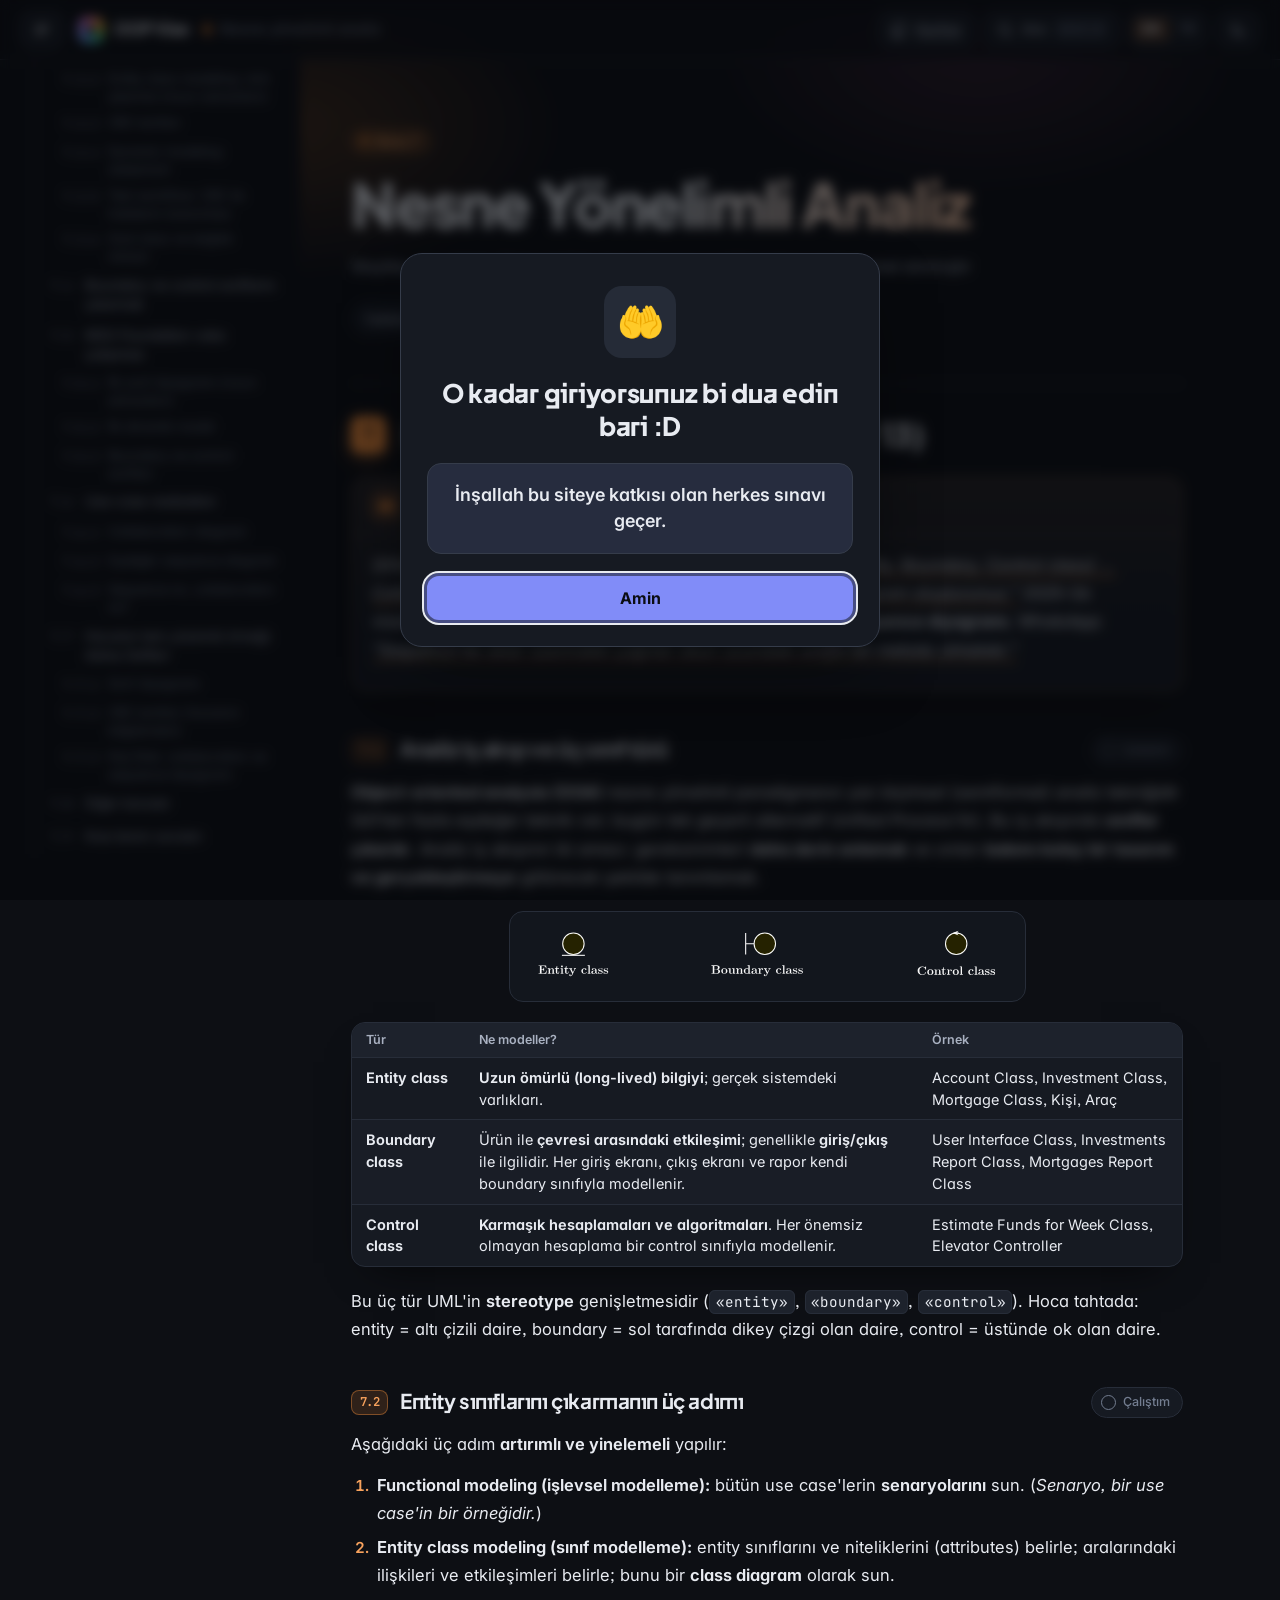
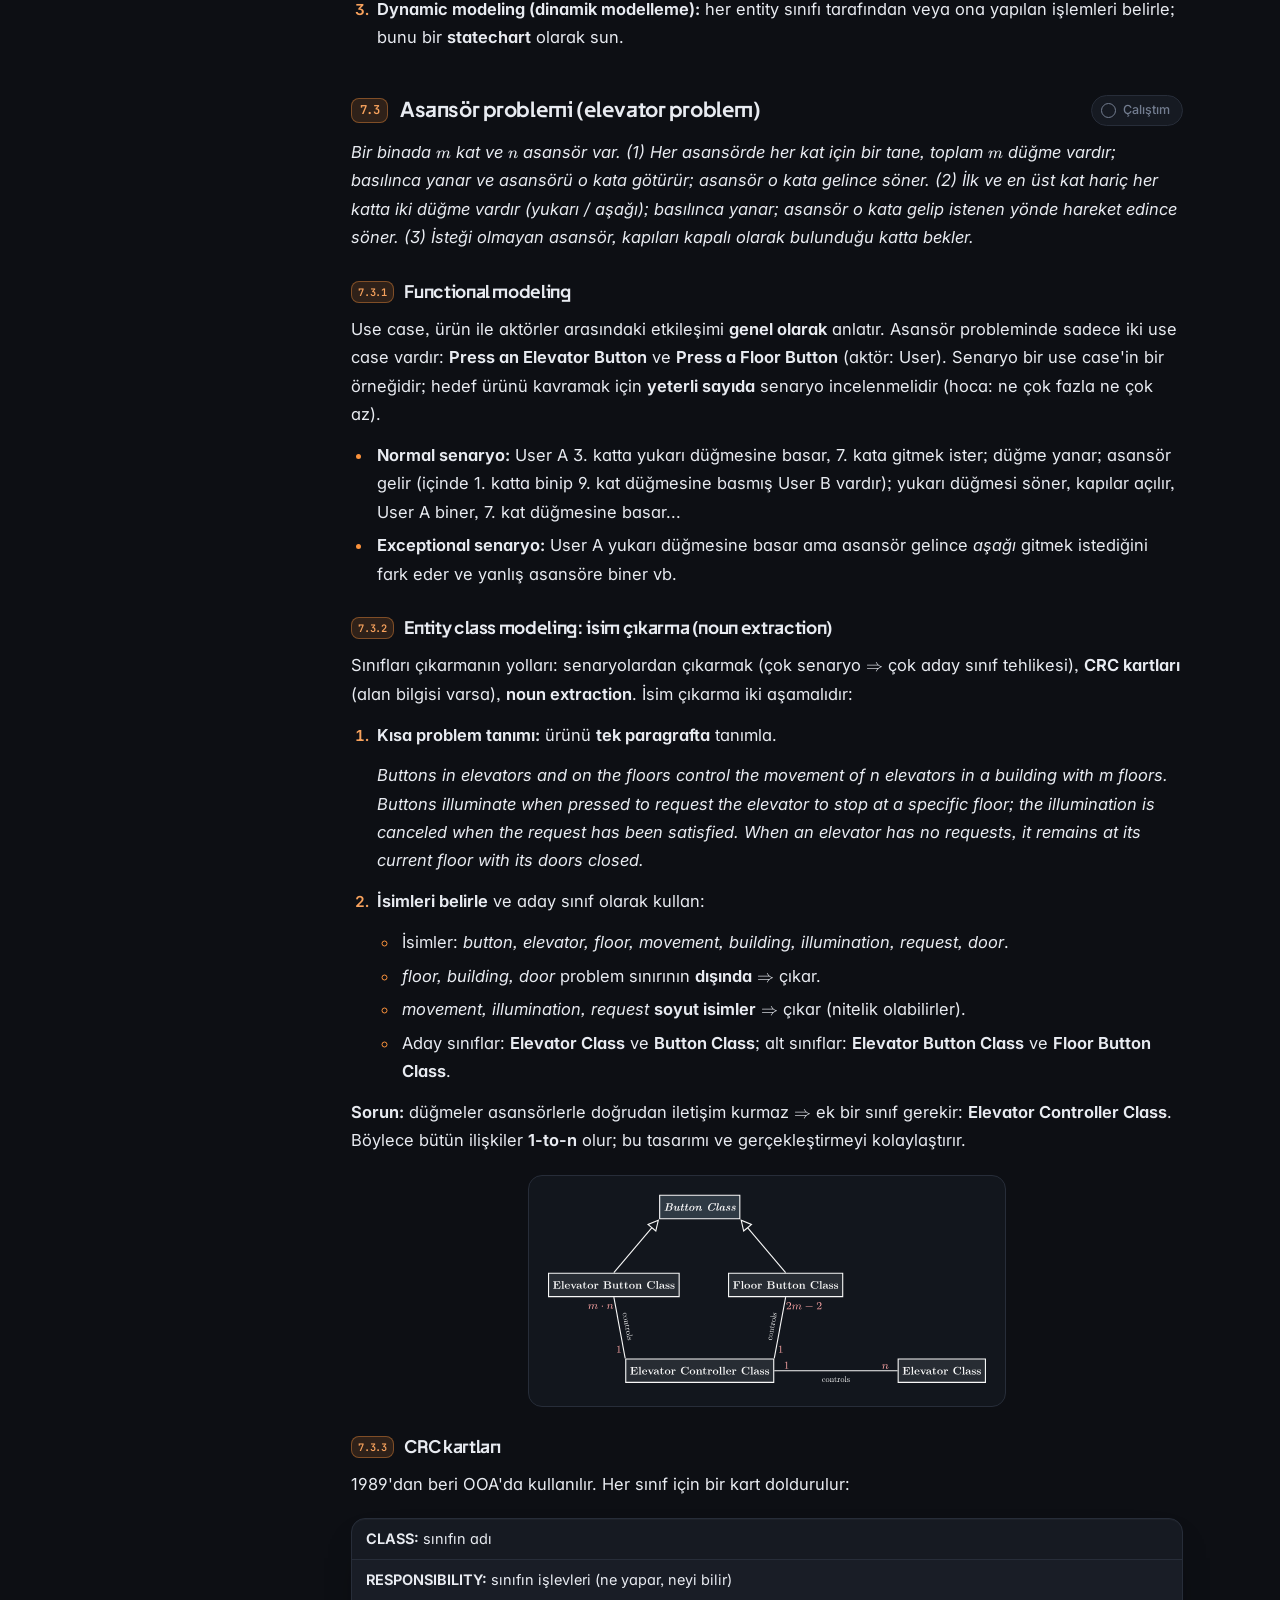
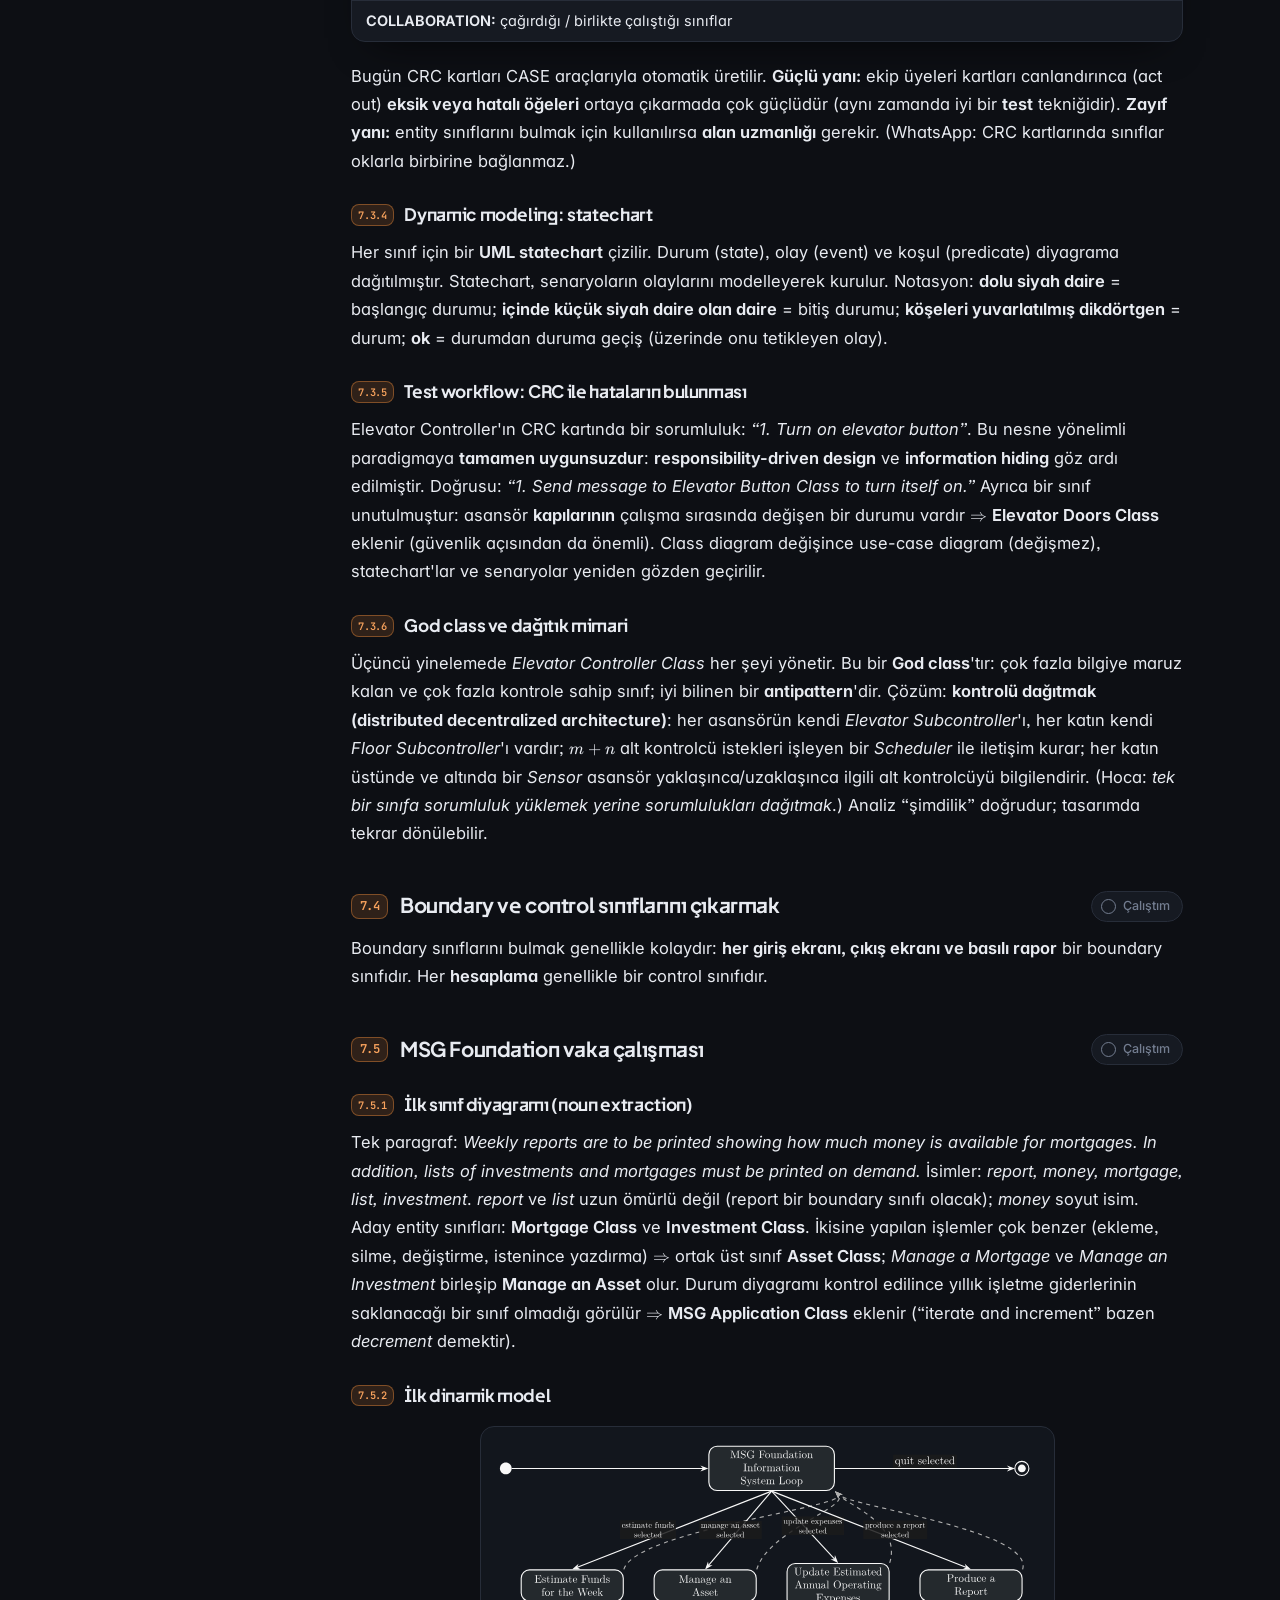
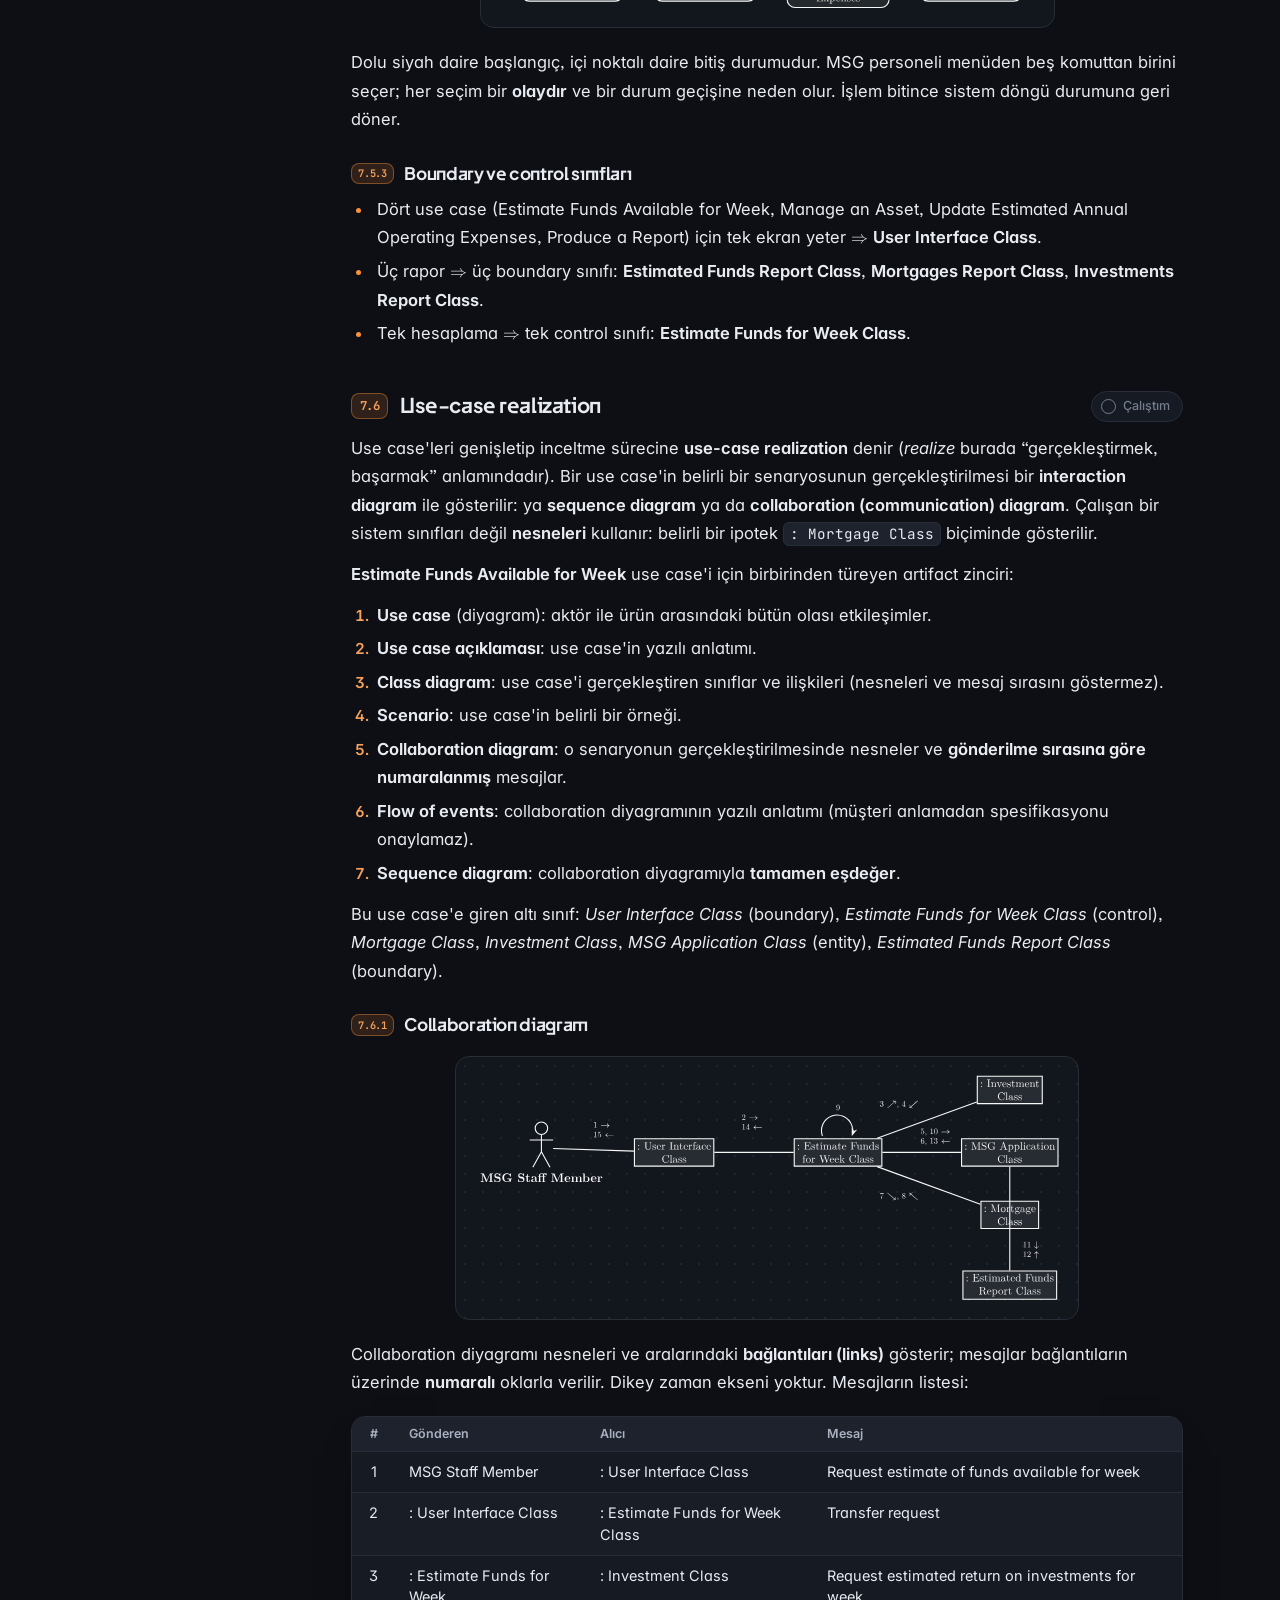
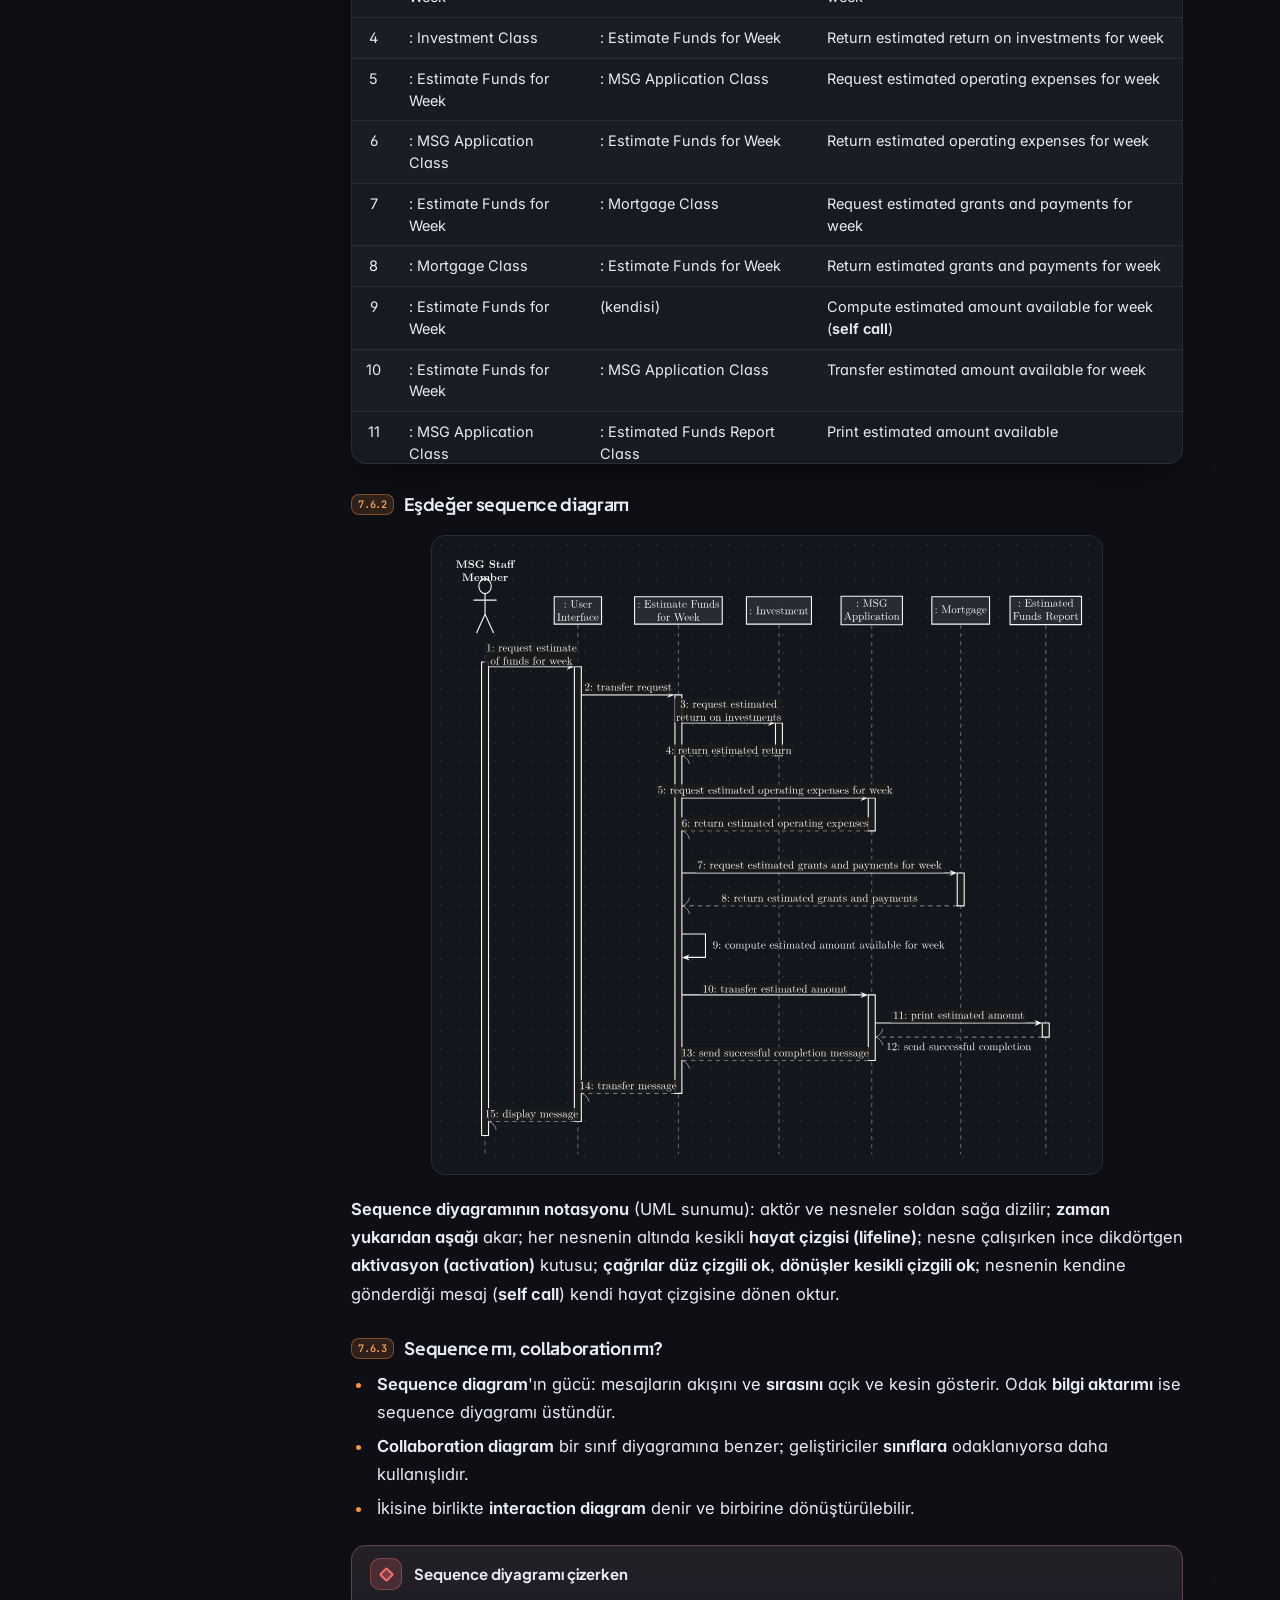
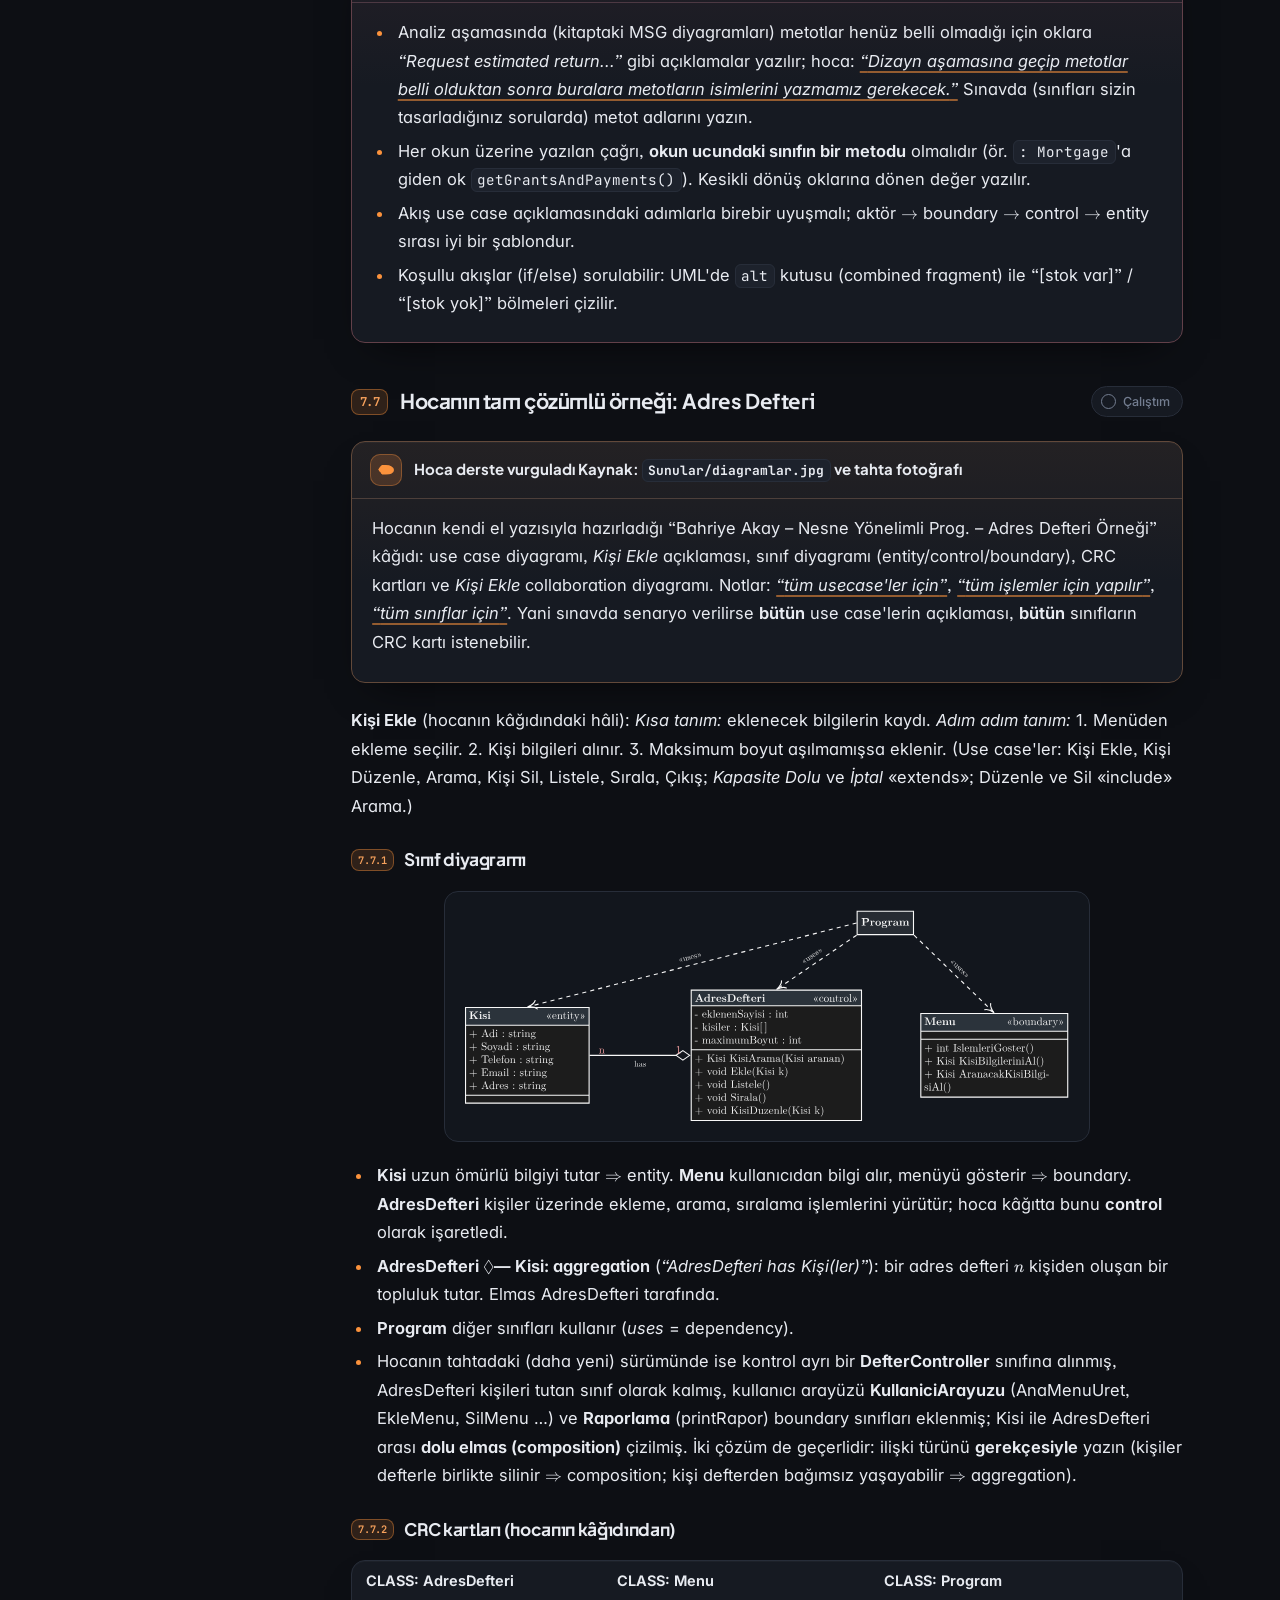
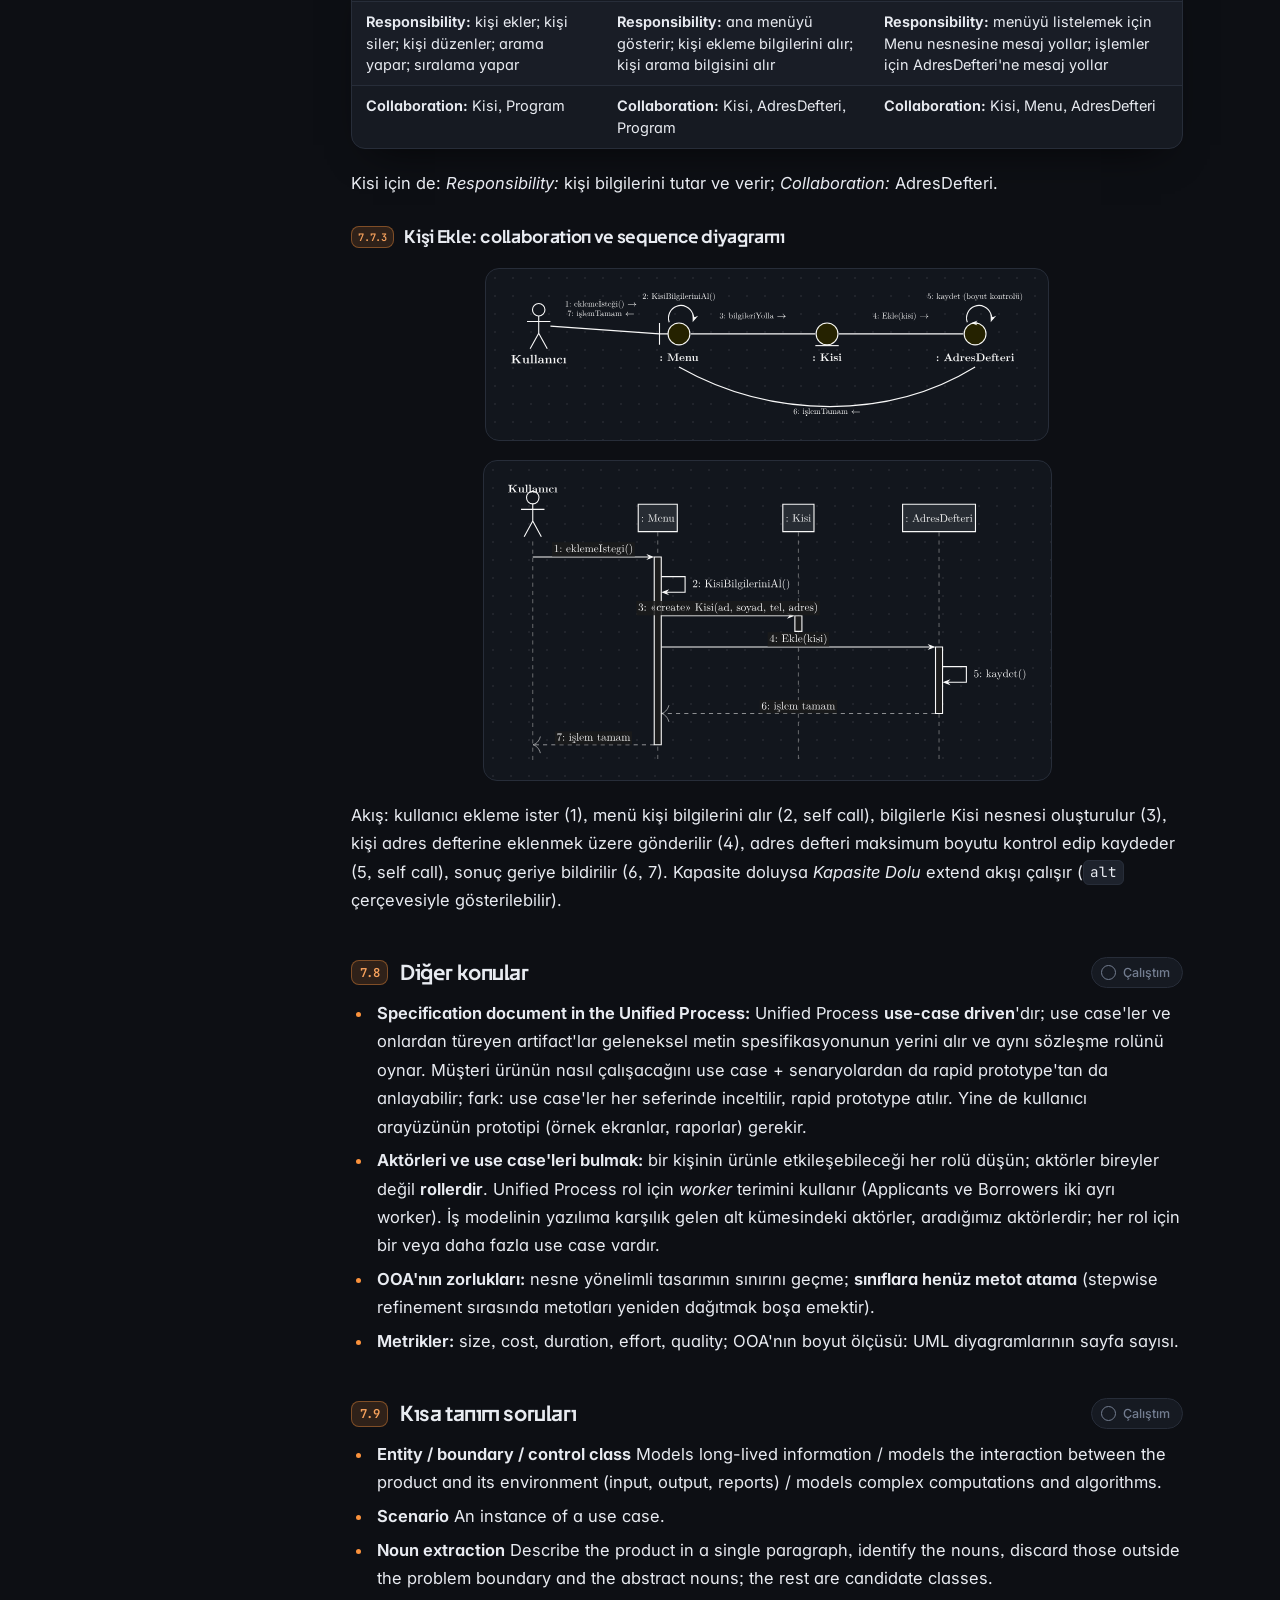
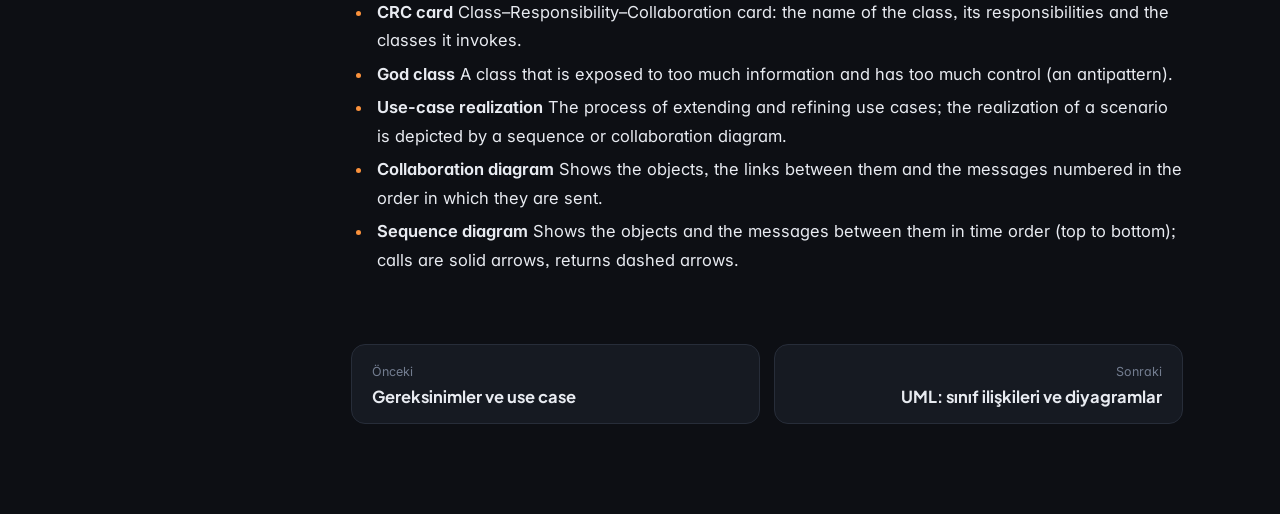
<file: html/konu-07-oo-analiz.html>
<!doctype html>
<html lang="tr">
<head>
<meta charset="utf-8">
<meta name="viewport" content="width=device-width, initial-scale=1">
<title>Nesne Yönelimli Analiz | OOP Vize</title>
<script>var t='dark',l='en';try{t=localStorage.getItem('oop:theme')||'dark';l=localStorage.getItem('oop:lang')||'en';}catch(e){}document.documentElement.dataset.theme=t;document.documentElement.dataset.lang=l;try{if(localStorage.getItem('oop:toc')==='hidden')document.documentElement.classList.add('toc-hidden');}catch(e){}</script>
<link rel="preconnect" href="https://fonts.googleapis.com"><link rel="preconnect" href="https://fonts.gstatic.com" crossorigin><link href="https://fonts.googleapis.com/css2?family=Inter:ital,opsz,wght@0,14..32,400;0,14..32,500;0,14..32,600;0,14..32,700;1,14..32,400&family=Plus+Jakarta+Sans:wght@600;700;800&family=JetBrains+Mono:wght@400;500;600&display=swap" rel="stylesheet">
<link rel="stylesheet" href="assets/katex/katex.min.css">
<link rel="stylesheet" href="assets/style.css?v=b61c9efa">

</head>
<body class="doc g-konu" data-page="konu-07-oo-analiz" data-group="konu" data-unit="h3" data-title="Nesne yönelimli analiz" style="--accent:#FB923C">
<div class="readbar"><span></span></div>
<header class="topbar">
  <button class="tb-btn menu" id="menuBtn" type="button" aria-label="İçindekileri aç / kapat" title="İçindekileri aç / kapat"><span class="ic ic-menu"></span></button>
  <a class="brand" href="../index.html"><span class="brand-dot"></span>OOP Vize</a>
  <span class="crumb">Nesne yönelimli analiz</span>
  <div class="tb-actions">
    <a class="tb-btn" href="kartlar.html#d07" title="Bu konunun flashcard destesi"><span class="ic ic-cards"></span><span class="lbl">Kartlar</span></a>
    <button class="tb-btn sbtn" id="searchBtn" type="button"><span class="ic ic-search"></span><span class="lbl">Ara</span><kbd>Ctrl K</kbd></button>
    <button class="tb-btn lang-btn" id="langBtn" type="button" title="Dili değiştir: İngilizce (sınavda yazılacak) / Türkçe"><span data-l="en">EN</span><span data-l="tr">TR</span></button>
    
    <button class="tb-btn" id="themeBtn" type="button" aria-label="Tema değiştir"><span class="ic ic-theme"></span></button>
  </div>
</header>
<div class="layout">
  <aside class="toc" id="toc">
    <div class="toc-head">
      <div class="toc-top"><span>İçindekiler</span><button class="toc-hide" id="tocHide" type="button" title="İçindekileri gizle" aria-label="İçindekileri gizle"><svg viewBox="0 0 24 24" width="16" height="16" aria-hidden="true"><path d="M11 17l-5-5 5-5M18 17l-5-5 5-5" fill="none" stroke="currentColor" stroke-width="2" stroke-linecap="round" stroke-linejoin="round"/></svg></button></div>
      <span class="toc-prog"><b id="pgDone">0</b>/<b id="pgAll">9</b> başlık çalışıldı</span>
      <span class="meter"><i id="pgBar"></i></span>
    </div>
    <nav><ol class="toc-l"><li class="t2"><a href="#nesne-yonelimli-analiz-chapter-13"><span class="tn">7</span><span>Nesne Yönelimli Analiz (Chapter 13)</span></a><ol class="toc-s"><li class="t3"><a href="#analiz-is-akisi-ve-uc-sinif-turu"><span class="tn">7.1</span><span>Analiz iş akışı ve üç sınıf türü</span></a></li><li class="t3"><a href="#entity-siniflarini-cikarmanin-uc-adimi"><span class="tn">7.2</span><span>Entity sınıflarını çıkarmanın üç adımı</span></a></li><li class="t3"><a href="#asansor-problemi-elevator-problem"><span class="tn">7.3</span><span>Asansör problemi (elevator problem)</span></a></li><li class="t4"><a href="#functional-modeling"><span class="tn">7.3.1</span><span>Functional modeling</span></a></li><li class="t4"><a href="#entity-class-modeling-isim-cikarma-noun-extraction"><span class="tn">7.3.2</span><span>Entity class modeling: isim çıkarma (noun extraction)</span></a></li><li class="t4"><a href="#crc-kartlari"><span class="tn">7.3.3</span><span>CRC kartları</span></a></li><li class="t4"><a href="#dynamic-modeling-statechart"><span class="tn">7.3.4</span><span>Dynamic modeling: statechart</span></a></li><li class="t4"><a href="#test-workflow-crc-ile-hatalarin-bulunmasi"><span class="tn">7.3.5</span><span>Test workflow: CRC ile hataların bulunması</span></a></li><li class="t4"><a href="#god-class-ve-dagitik-mimari"><span class="tn">7.3.6</span><span>God class ve dağıtık mimari</span></a></li><li class="t3"><a href="#boundary-ve-control-siniflarini-cikarmak"><span class="tn">7.4</span><span>Boundary ve control sınıflarını çıkarmak</span></a></li><li class="t3"><a href="#msg-foundation-vaka-calismasi"><span class="tn">7.5</span><span>MSG Foundation vaka çalışması</span></a></li><li class="t4"><a href="#ilk-sinif-diyagrami-noun-extraction"><span class="tn">7.5.1</span><span>İlk sınıf diyagramı (noun extraction)</span></a></li><li class="t4"><a href="#ilk-dinamik-model"><span class="tn">7.5.2</span><span>İlk dinamik model</span></a></li><li class="t4"><a href="#boundary-ve-control-siniflari"><span class="tn">7.5.3</span><span>Boundary ve control sınıfları</span></a></li><li class="t3"><a href="#use-case-realization"><span class="tn">7.6</span><span>Use-case realization</span></a></li><li class="t4"><a href="#collaboration-diagram"><span class="tn">7.6.1</span><span>Collaboration diagram</span></a></li><li class="t4"><a href="#esdeger-sequence-diagram"><span class="tn">7.6.2</span><span>Eşdeğer sequence diagram</span></a></li><li class="t4"><a href="#sequence-mi-collaboration-mi"><span class="tn">7.6.3</span><span>Sequence mı, collaboration mı?</span></a></li><li class="t3"><a href="#hocanin-tam-cozumlu-ornegi-adres-defteri"><span class="tn">7.7</span><span>Hocanın tam çözümlü örneği: Adres Defteri</span></a></li><li class="t4"><a href="#sinif-diyagrami"><span class="tn">7.7.1</span><span>Sınıf diyagramı</span></a></li><li class="t4"><a href="#crc-kartlari-hocanin-kagidindan"><span class="tn">7.7.2</span><span>CRC kartları (hocanın kâğıdından)</span></a></li><li class="t4"><a href="#kisi-ekle-collaboration-ve-sequence-diyagrami"><span class="tn">7.7.3</span><span>Kişi Ekle: collaboration ve sequence diyagramı</span></a></li><li class="t3"><a href="#diger-konular"><span class="tn">7.8</span><span>Diğer konular</span></a></li><li class="t3"><a href="#kisa-tanim-sorulari"><span class="tn">7.9</span><span>Kısa tanım soruları</span></a></li></ol></li></ol></nav>
  </aside>
  <main class="content" id="content">
    <header class="doc-hero">
      <p class="kicker">Konu 7</p>
      <h1><span class="fs-l">Nesne Yönelimli Analiz</span></h1>
      <p class="byline">Slaytlar, ders kitabı (Schach 8e), ders videoları ve WhatsApp grubu temel alınmıştır</p>
      <ul class="chips"><li>1 bölüm</li><li>8 diyagram</li></ul>
    </header>
    <article class="prose">
<h2 id="nesne-yonelimli-analiz-chapter-13" class="h"><span class="num">7</span><span class="ht">Nesne Yönelimli Analiz (Chapter 13)</span></h2>
<section class="box box-hoca"><div class="box-h"><i class="shape s-ekran"></i><span class="bt">Hoca derste vurguladı Sınavdaki yeri</span></div><div class="box-b"><p>2014 vizesi: <q class="alinti">Class yapısını oluşturun. Class tiplerini belirtin (Entity, Boundary, Control class) ... Collaboration veya sequence diyagramlarından birini seçip diyagram oluşturunuz.</q> 2025–26 vizesinin son sorusu (24 puan): rent-a-car otomasyonunun <strong>sequence diyagramı</strong>. WhatsApp: <q class="alinti">Sequence'de oklar üzerindeki çağrılar okun ucundaki sınıfın bir metodu olmalıdır.</q></p></div></section>
<h3 id="analiz-is-akisi-ve-uc-sinif-turu" class="h"><span class="num">7.1</span><span class="ht">Analiz iş akışı ve üç sınıf türü</span></h3>
<p><strong>Object-oriented analysis (OOA)</strong> nesne yönelimli paradigmanın yarı biçimsel (semiformal) analiz tekniğidir (60'tan fazla eşdeğer teknik var; bugün tek geçerli alternatif Unified Process'tir). Bu iş akışında <strong>sınıflar çıkarılır</strong>. Analiz iş akışının iki amacı: gereksinimleri <strong>daha derin anlamak</strong> ve onları <strong>bakımı kolay bir tasarım ve gerçekleştirmeye</strong> götürecek şekilde tanımlamak.</p>
<div class="center"><figure class="gfx gfx-fig"><button type="button" class="zoom" aria-label="Büyüt"><img src="assets/gfx/g_4b58e8e05a4b.svg" width="483" height="57" loading="lazy" alt="Diyagram"></button></figure></div>
<div class="center"><div class="tbl-wrap"><table class="tbl"><thead><tr><th>Tür</th><th>Ne modeller?</th><th>Örnek</th></tr></thead><tbody><tr><td><strong>Entity class</strong></td><td><strong>Uzun ömürlü (long-lived) bilgiyi</strong>; gerçek sistemdeki varlıkları.</td><td>Account Class, Investment Class, Mortgage Class, Kişi, Araç</td></tr><tr><td><strong>Boundary class</strong></td><td>Ürün ile <strong>çevresi arasındaki etkileşimi</strong>; genellikle <strong>giriş/çıkış</strong> ile ilgilidir. Her giriş ekranı, çıkış ekranı ve rapor kendi boundary sınıfıyla modellenir.</td><td>User Interface Class, Investments Report Class, Mortgages Report Class</td></tr><tr><td><strong>Control class</strong></td><td><strong>Karmaşık hesaplamaları ve algoritmaları</strong>. Her önemsiz olmayan hesaplama bir control sınıfıyla modellenir.</td><td>Estimate Funds for Week Class, Elevator Controller</td></tr></tbody></table></div></div>
<p>Bu üç tür UML'in <strong>stereotype</strong> genişletmesidir (<code class="tt">«entity»</code>, <code class="tt">«boundary»</code>, <code class="tt">«control»</code>). Hoca tahtada: entity = altı çizili daire, boundary = sol tarafında dikey çizgi olan daire, control = üstünde ok olan daire.</p>
<h3 id="entity-siniflarini-cikarmanin-uc-adimi" class="h"><span class="num">7.2</span><span class="ht">Entity sınıflarını çıkarmanın üç adımı</span></h3>
<p>Aşağıdaki üç adım <strong>artırımlı ve yinelemeli</strong> yapılır:</p>
<ol class="l"><li><strong>Functional modeling (işlevsel modelleme):</strong> bütün use case'lerin <strong>senaryolarını</strong> sun. (<em>Senaryo, bir use case'in bir örneğidir.</em>)</li><li><strong>Entity class modeling (sınıf modelleme):</strong> entity sınıflarını ve niteliklerini (attributes) belirle; aralarındaki ilişkileri ve etkileşimleri belirle; bunu bir <strong>class diagram</strong> olarak sun.</li><li><strong>Dynamic modeling (dinamik modelleme):</strong> her entity sınıfı tarafından veya ona yapılan işlemleri belirle; bunu bir <strong>statechart</strong> olarak sun.</li></ol>
<h3 id="asansor-problemi-elevator-problem" class="h"><span class="num">7.3</span><span class="ht">Asansör problemi (elevator problem)</span></h3>
<p><em>Bir binada <span class="katex"><span class="katex-html" aria-hidden="true"><span class="base"><span class="strut" style="height:0.4306em;"></span><span class="mord mathnormal">m</span></span></span></span> kat ve <span class="katex"><span class="katex-html" aria-hidden="true"><span class="base"><span class="strut" style="height:0.4306em;"></span><span class="mord mathnormal">n</span></span></span></span> asansör var. (1) Her asansörde her kat için bir tane, toplam <span class="katex"><span class="katex-html" aria-hidden="true"><span class="base"><span class="strut" style="height:0.4306em;"></span><span class="mord mathnormal">m</span></span></span></span> düğme vardır; basılınca yanar ve asansörü o kata götürür; asansör o kata gelince söner. (2) İlk ve en üst kat hariç her katta iki düğme vardır (yukarı / aşağı); basılınca yanar; asansör o kata gelip istenen yönde hareket edince söner. (3) İsteği olmayan asansör, kapıları kapalı olarak bulunduğu katta bekler.</em></p>
<h4 id="functional-modeling" class="h"><span class="num">7.3.1</span><span class="ht">Functional modeling</span></h4>
<p>Use case, ürün ile aktörler arasındaki etkileşimi <strong>genel olarak</strong> anlatır. Asansör probleminde sadece iki use case vardır: <strong>Press an Elevator Button</strong> ve <strong>Press a Floor Button</strong> (aktör: User). Senaryo bir use case'in bir örneğidir; hedef ürünü kavramak için <strong>yeterli sayıda</strong> senaryo incelenmelidir (hoca: ne çok fazla ne çok az).</p>
<ul class="l"><li><strong>Normal senaryo:</strong> User A 3. katta yukarı düğmesine basar, 7. kata gitmek ister; düğme yanar; asansör gelir (içinde 1. katta binip 9. kat düğmesine basmış User B vardır); yukarı düğmesi söner, kapılar açılır, User A biner, 7. kat düğmesine basar...</li><li><strong>Exceptional senaryo:</strong> User A yukarı düğmesine basar ama asansör gelince <em>aşağı</em> gitmek istediğini fark eder ve yanlış asansöre biner vb.</li></ul>
<h4 id="entity-class-modeling-isim-cikarma-noun-extraction" class="h"><span class="num">7.3.2</span><span class="ht">Entity class modeling: isim çıkarma (noun extraction)</span></h4>
<p>Sınıfları çıkarmanın yolları: senaryolardan çıkarmak (çok senaryo <span class="katex"><span class="katex-html" aria-hidden="true"><span class="base"><span class="strut" style="height:0.3669em;"></span><span class="mrel">⇒</span></span></span></span> çok aday sınıf tehlikesi), <strong>CRC kartları</strong> (alan bilgisi varsa), <strong>noun extraction</strong>. İsim çıkarma iki aşamalıdır:</p>
<ol class="l"><li><p><strong>Kısa problem tanımı:</strong> ürünü <strong>tek paragrafta</strong> tanımla.</p>
<p><em>Buttons in elevators and on the floors control the movement of n elevators in a building with m floors. Buttons illuminate when pressed to request the elevator to stop at a specific floor; the illumination is canceled when the request has been satisfied. When an elevator has no requests, it remains at its current floor with its doors closed.</em></p></li><li><p><strong>İsimleri belirle</strong> ve aday sınıf olarak kullan:</p>
<ul class="l"><li>İsimler: <em>button, elevator, floor, movement, building, illumination, request, door</em>.</li><li><em>floor, building, door</em> problem sınırının <strong>dışında</strong> <span class="katex"><span class="katex-html" aria-hidden="true"><span class="base"><span class="strut" style="height:0.3669em;"></span><span class="mrel">⇒</span></span></span></span> çıkar.</li><li><em>movement, illumination, request</em> <strong>soyut isimler</strong> <span class="katex"><span class="katex-html" aria-hidden="true"><span class="base"><span class="strut" style="height:0.3669em;"></span><span class="mrel">⇒</span></span></span></span> çıkar (nitelik olabilirler).</li><li>Aday sınıflar: <strong>Elevator Class</strong> ve <strong>Button Class</strong>; alt sınıflar: <strong>Elevator Button Class</strong> ve <strong>Floor Button Class</strong>.</li></ul></li></ol>
<p><strong>Sorun:</strong> düğmeler asansörlerle doğrudan iletişim kurmaz <span class="katex"><span class="katex-html" aria-hidden="true"><span class="base"><span class="strut" style="height:0.3669em;"></span><span class="mrel">⇒</span></span></span></span> ek bir sınıf gerekir: <strong>Elevator Controller Class</strong>. Böylece bütün ilişkiler <strong>1-to-n</strong> olur; bu tasarımı ve gerçekleştirmeyi kolaylaştırır.</p>
<div class="center"><figure class="gfx gfx-fig"><button type="button" class="zoom" aria-label="Büyüt"><img src="assets/gfx/g_31d4a79b5277.svg" width="444" height="198" loading="lazy" alt="Diyagram"></button></figure></div>
<h4 id="crc-kartlari" class="h"><span class="num">7.3.3</span><span class="ht">CRC kartları</span></h4>
<p>1989'dan beri OOA'da kullanılır. Her sınıf için bir kart doldurulur:</p>
<div class="center"><div class="tbl-wrap"><table class="tbl"><tbody><tr><td><strong>CLASS:</strong> sınıfın adı</td></tr><tr><td><strong>RESPONSIBILITY:</strong> sınıfın işlevleri (ne yapar, neyi bilir)</td></tr><tr><td><strong>COLLABORATION:</strong> çağırdığı / birlikte çalıştığı sınıflar</td></tr></tbody></table></div></div>
<p>Bugün CRC kartları CASE araçlarıyla otomatik üretilir. <strong>Güçlü yanı:</strong> ekip üyeleri kartları canlandırınca (act out) <strong>eksik veya hatalı öğeleri</strong> ortaya çıkarmada çok güçlüdür (aynı zamanda iyi bir <strong>test</strong> tekniğidir). <strong>Zayıf yanı:</strong> entity sınıflarını bulmak için kullanılırsa <strong>alan uzmanlığı</strong> gerekir. (WhatsApp: CRC kartlarında sınıflar oklarla birbirine bağlanmaz.)</p>
<h4 id="dynamic-modeling-statechart" class="h"><span class="num">7.3.4</span><span class="ht">Dynamic modeling: statechart</span></h4>
<p>Her sınıf için bir <strong>UML statechart</strong> çizilir. Durum (state), olay (event) ve koşul (predicate) diyagrama dağıtılmıştır. Statechart, senaryoların olaylarını modelleyerek kurulur. Notasyon: <strong>dolu siyah daire</strong> = başlangıç durumu; <strong>içinde küçük siyah daire olan daire</strong> = bitiş durumu; <strong>köşeleri yuvarlatılmış dikdörtgen</strong> = durum; <strong>ok</strong> = durumdan duruma geçiş (üzerinde onu tetikleyen olay).</p>
<h4 id="test-workflow-crc-ile-hatalarin-bulunmasi" class="h"><span class="num">7.3.5</span><span class="ht">Test workflow: CRC ile hataların bulunması</span></h4>
<p>Elevator Controller'ın CRC kartında bir sorumluluk: <em>“1. Turn on elevator button”</em>. Bu nesne yönelimli paradigmaya <strong>tamamen uygunsuzdur</strong>: <strong>responsibility-driven design</strong> ve <strong>information hiding</strong> göz ardı edilmiştir. Doğrusu: <em>“1. Send message to Elevator Button Class to turn itself on.”</em> Ayrıca bir sınıf unutulmuştur: asansör <strong>kapılarının</strong> çalışma sırasında değişen bir durumu vardır <span class="katex"><span class="katex-html" aria-hidden="true"><span class="base"><span class="strut" style="height:0.3669em;"></span><span class="mrel">⇒</span></span></span></span> <strong>Elevator Doors Class</strong> eklenir (güvenlik açısından da önemli). Class diagram değişince use-case diagram (değişmez), statechart'lar ve senaryolar yeniden gözden geçirilir.</p>
<h4 id="god-class-ve-dagitik-mimari" class="h"><span class="num">7.3.6</span><span class="ht">God class ve dağıtık mimari</span></h4>
<p>Üçüncü yinelemede <em>Elevator Controller Class</em> her şeyi yönetir. Bu bir <strong>God class</strong>'tır: çok fazla bilgiye maruz kalan ve çok fazla kontrole sahip sınıf; iyi bilinen bir <strong>antipattern</strong>'dir. Çözüm: <strong>kontrolü dağıtmak (distributed decentralized architecture)</strong>: her asansörün kendi <em>Elevator Subcontroller</em>'ı, her katın kendi <em>Floor Subcontroller</em>'ı vardır; <span class="katex"><span class="katex-html" aria-hidden="true"><span class="base"><span class="strut" style="height:0.6667em;vertical-align:-0.0833em;"></span><span class="mord mathnormal">m</span><span class="mspace" style="margin-right:0.2222em;"></span><span class="mbin">+</span><span class="mspace" style="margin-right:0.2222em;"></span></span><span class="base"><span class="strut" style="height:0.4306em;"></span><span class="mord mathnormal">n</span></span></span></span> alt kontrolcü istekleri işleyen bir <em>Scheduler</em> ile iletişim kurar; her katın üstünde ve altında bir <em>Sensor</em> asansör yaklaşınca/uzaklaşınca ilgili alt kontrolcüyü bilgilendirir. (Hoca: <em>tek bir sınıfa sorumluluk yüklemek yerine sorumlulukları dağıtmak</em>.) Analiz “şimdilik” doğrudur; tasarımda tekrar dönülebilir.</p>
<h3 id="boundary-ve-control-siniflarini-cikarmak" class="h"><span class="num">7.4</span><span class="ht">Boundary ve control sınıflarını çıkarmak</span></h3>
<p>Boundary sınıflarını bulmak genellikle kolaydır: <strong>her giriş ekranı, çıkış ekranı ve basılı rapor</strong> bir boundary sınıfıdır. Her <strong>hesaplama</strong> genellikle bir control sınıfıdır.</p>
<h3 id="msg-foundation-vaka-calismasi" class="h"><span class="num">7.5</span><span class="ht">MSG Foundation vaka çalışması</span></h3>
<h4 id="ilk-sinif-diyagrami-noun-extraction" class="h"><span class="num">7.5.1</span><span class="ht">İlk sınıf diyagramı (noun extraction)</span></h4>
<p>Tek paragraf: <em>Weekly reports are to be printed showing how much money is available for mortgages. In addition, lists of investments and mortgages must be printed on demand.</em> İsimler: <em>report, money, mortgage, list, investment</em>. <em>report</em> ve <em>list</em> uzun ömürlü değil (report bir boundary sınıfı olacak); <em>money</em> soyut isim. Aday entity sınıfları: <strong>Mortgage Class</strong> ve <strong>Investment Class</strong>. İkisine yapılan işlemler çok benzer (ekleme, silme, değiştirme, istenince yazdırma) <span class="katex"><span class="katex-html" aria-hidden="true"><span class="base"><span class="strut" style="height:0.3669em;"></span><span class="mrel">⇒</span></span></span></span> ortak üst sınıf <strong>Asset Class</strong>; <em>Manage a Mortgage</em> ve <em>Manage an Investment</em> birleşip <strong>Manage an Asset</strong> olur. Durum diyagramı kontrol edilince yıllık işletme giderlerinin saklanacağı bir sınıf olmadığı görülür <span class="katex"><span class="katex-html" aria-hidden="true"><span class="base"><span class="strut" style="height:0.3669em;"></span><span class="mrel">⇒</span></span></span></span> <strong>MSG Application Class</strong> eklenir (“iterate and increment” bazen <em>decrement</em> demektir).</p>
<h4 id="ilk-dinamik-model" class="h"><span class="num">7.5.2</span><span class="ht">İlk dinamik model</span></h4>
<div class="center"><figure class="gfx gfx-fig"><button type="button" class="zoom" aria-label="Büyüt"><img src="assets/gfx/g_bb04f50c33af.svg" width="541" height="168" loading="lazy" alt="Diyagram"></button></figure></div>
<p>Dolu siyah daire başlangıç, içi noktalı daire bitiş durumudur. MSG personeli menüden beş komuttan birini seçer; her seçim bir <strong>olaydır</strong> ve bir durum geçişine neden olur. İşlem bitince sistem döngü durumuna geri döner.</p>
<h4 id="boundary-ve-control-siniflari" class="h"><span class="num">7.5.3</span><span class="ht">Boundary ve control sınıfları</span></h4>
<ul class="l"><li>Dört use case (Estimate Funds Available for Week, Manage an Asset, Update Estimated Annual Operating Expenses, Produce a Report) için tek ekran yeter <span class="katex"><span class="katex-html" aria-hidden="true"><span class="base"><span class="strut" style="height:0.3669em;"></span><span class="mrel">⇒</span></span></span></span> <strong>User Interface Class</strong>.</li><li>Üç rapor <span class="katex"><span class="katex-html" aria-hidden="true"><span class="base"><span class="strut" style="height:0.3669em;"></span><span class="mrel">⇒</span></span></span></span> üç boundary sınıfı: <strong>Estimated Funds Report Class</strong>, <strong>Mortgages Report Class</strong>, <strong>Investments Report Class</strong>.</li><li>Tek hesaplama <span class="katex"><span class="katex-html" aria-hidden="true"><span class="base"><span class="strut" style="height:0.3669em;"></span><span class="mrel">⇒</span></span></span></span> tek control sınıfı: <strong>Estimate Funds for Week Class</strong>.</li></ul>
<h3 id="use-case-realization" class="h"><span class="num">7.6</span><span class="ht">Use-case realization</span></h3>
<p>Use case'leri genişletip inceltme sürecine <strong>use-case realization</strong> denir (<em>realize</em> burada “gerçekleştirmek, başarmak” anlamındadır). Bir use case'in belirli bir senaryosunun gerçekleştirilmesi bir <strong>interaction diagram</strong> ile gösterilir: ya <strong>sequence diagram</strong> ya da <strong>collaboration (communication) diagram</strong>. Çalışan bir sistem sınıfları değil <strong>nesneleri</strong> kullanır: belirli bir ipotek <code class="tt">: Mortgage Class</code> biçiminde gösterilir.</p>
<p><strong>Estimate Funds Available for Week</strong> use case'i için birbirinden türeyen artifact zinciri:</p>
<ol class="l"><li><strong>Use case</strong> (diyagram): aktör ile ürün arasındaki bütün olası etkileşimler.</li><li><strong>Use case açıklaması</strong>: use case'in yazılı anlatımı.</li><li><strong>Class diagram</strong>: use case'i gerçekleştiren sınıflar ve ilişkileri (nesneleri ve mesaj sırasını göstermez).</li><li><strong>Scenario</strong>: use case'in belirli bir örneği.</li><li><strong>Collaboration diagram</strong>: o senaryonun gerçekleştirilmesinde nesneler ve <strong>gönderilme sırasına göre numaralanmış</strong> mesajlar.</li><li><strong>Flow of events</strong>: collaboration diyagramının yazılı anlatımı (müşteri anlamadan spesifikasyonu onaylamaz).</li><li><strong>Sequence diagram</strong>: collaboration diyagramıyla <strong>tamamen eşdeğer</strong>.</li></ol>
<p>Bu use case'e giren altı sınıf: <em>User Interface Class</em> (boundary), <em>Estimate Funds for Week Class</em> (control), <em>Mortgage Class</em>, <em>Investment Class</em>, <em>MSG Application Class</em> (entity), <em>Estimated Funds Report Class</em> (boundary).</p>
<h4 id="collaboration-diagram" class="h"><span class="num">7.6.1</span><span class="ht">Collaboration diagram</span></h4>
<div class="center"><figure class="gfx gfx-flow"><button type="button" class="zoom" aria-label="Büyüt"><img src="assets/gfx/g_85e94956c6bf.svg" width="590" height="230" loading="lazy" alt="Akış diyagramı"></button></figure></div>
<p>Collaboration diyagramı nesneleri ve aralarındaki <strong>bağlantıları (links)</strong> gösterir; mesajlar bağlantıların üzerinde <strong>numaralı</strong> oklarla verilir. Dikey zaman ekseni yoktur. Mesajların listesi:</p>
<div class="center"><div class="tbl-wrap"><table class="tbl long"><thead><tr><th class="ac">#</th><th>Gönderen</th><th>Alıcı</th><th>Mesaj</th></tr></thead><tbody><tr><td class="ac">1</td><td>MSG Staff Member</td><td>: User Interface Class</td><td>Request estimate of funds available for week</td></tr><tr><td class="ac">2</td><td>: User Interface Class</td><td>: Estimate Funds for Week Class</td><td>Transfer request</td></tr><tr><td class="ac">3</td><td>: Estimate Funds for Week</td><td>: Investment Class</td><td>Request estimated return on investments for week</td></tr><tr><td class="ac">4</td><td>: Investment Class</td><td>: Estimate Funds for Week</td><td>Return estimated return on investments for week</td></tr><tr><td class="ac">5</td><td>: Estimate Funds for Week</td><td>: MSG Application Class</td><td>Request estimated operating expenses for week</td></tr><tr><td class="ac">6</td><td>: MSG Application Class</td><td>: Estimate Funds for Week</td><td>Return estimated operating expenses for week</td></tr><tr><td class="ac">7</td><td>: Estimate Funds for Week</td><td>: Mortgage Class</td><td>Request estimated grants and payments for week</td></tr><tr><td class="ac">8</td><td>: Mortgage Class</td><td>: Estimate Funds for Week</td><td>Return estimated grants and payments for week</td></tr><tr><td class="ac">9</td><td>: Estimate Funds for Week</td><td>(kendisi)</td><td>Compute estimated amount available for week (<strong>self call</strong>)</td></tr><tr><td class="ac">10</td><td>: Estimate Funds for Week</td><td>: MSG Application Class</td><td>Transfer estimated amount available for week</td></tr><tr><td class="ac">11</td><td>: MSG Application Class</td><td>: Estimated Funds Report Class</td><td>Print estimated amount available</td></tr><tr><td class="ac">12</td><td>: Estimated Funds Report</td><td>: MSG Application Class</td><td>Send successful completion message</td></tr><tr><td class="ac">13</td><td>: MSG Application Class</td><td>: Estimate Funds for Week</td><td>Send successful completion message</td></tr><tr><td class="ac">14</td><td>: Estimate Funds for Week</td><td>: User Interface Class</td><td>Transfer successful completion message</td></tr><tr><td class="ac">15</td><td>: User Interface Class</td><td>MSG Staff Member</td><td>Display successful completion message</td></tr></tbody></table></div></div>
<h4 id="esdeger-sequence-diagram" class="h"><span class="num">7.6.2</span><span class="ht">Eşdeğer sequence diagram</span></h4>
<div class="center"><figure class="gfx gfx-flow"><button type="button" class="zoom" aria-label="Büyüt"><img src="assets/gfx/g_6285d49aa410.svg" width="638" height="606" loading="lazy" alt="Akış diyagramı"></button></figure></div>
<p><strong>Sequence diyagramının notasyonu</strong> (UML sunumu): aktör ve nesneler soldan sağa dizilir; <strong>zaman yukarıdan aşağı</strong> akar; her nesnenin altında kesikli <strong>hayat çizgisi (lifeline)</strong>; nesne çalışırken ince dikdörtgen <strong>aktivasyon (activation)</strong> kutusu; <strong>çağrılar düz çizgili ok</strong>, <strong>dönüşler kesikli çizgili ok</strong>; nesnenin kendine gönderdiği mesaj (<strong>self call</strong>) kendi hayat çizgisine dönen oktur.</p>
<h4 id="sequence-mi-collaboration-mi" class="h"><span class="num">7.6.3</span><span class="ht">Sequence mı, collaboration mı?</span></h4>
<ul class="l"><li><strong>Sequence diagram</strong>'ın gücü: mesajların akışını ve <strong>sırasını</strong> açık ve kesin gösterir. Odak <strong>bilgi aktarımı</strong> ise sequence diyagramı üstündür.</li><li><strong>Collaboration diagram</strong> bir sınıf diyagramına benzer; geliştiriciler <strong>sınıflara</strong> odaklanıyorsa daha kullanışlıdır.</li><li>İkisine birlikte <strong>interaction diagram</strong> denir ve birbirine dönüştürülebilir.</li></ul>
<section class="box box-dikkat"><div class="box-h"><i class="shape s-karar"></i><span class="bt">Sequence diyagramı çizerken</span></div><div class="box-b"><ul class="l"><li>Analiz aşamasında (kitaptaki MSG diyagramları) metotlar henüz belli olmadığı için oklara <em>“Request estimated return...”</em> gibi açıklamalar yazılır; hoca: <q class="alinti">Dizayn aşamasına geçip metotlar belli olduktan sonra buralara metotların isimlerini yazmamız gerekecek.</q> Sınavda (sınıfları sizin tasarladığınız sorularda) metot adlarını yazın.</li><li>Her okun üzerine yazılan çağrı, <strong>okun ucundaki sınıfın bir metodu</strong> olmalıdır (ör. <code class="tt">: Mortgage</code>'a giden ok <code class="tt">getGrantsAndPayments()</code>). Kesikli dönüş oklarına dönen değer yazılır.</li><li>Akış use case açıklamasındaki adımlarla birebir uyuşmalı; aktör <span class="katex"><span class="katex-html" aria-hidden="true"><span class="base"><span class="strut" style="height:0.3669em;"></span><span class="mrel">→</span></span></span></span> boundary <span class="katex"><span class="katex-html" aria-hidden="true"><span class="base"><span class="strut" style="height:0.3669em;"></span><span class="mrel">→</span></span></span></span> control <span class="katex"><span class="katex-html" aria-hidden="true"><span class="base"><span class="strut" style="height:0.3669em;"></span><span class="mrel">→</span></span></span></span> entity sırası iyi bir şablondur.</li><li>Koşullu akışlar (if/else) sorulabilir: UML'de <code class="tt">alt</code> kutusu (combined fragment) ile “[stok var]” / “[stok yok]” bölmeleri çizilir.</li></ul></div></section>
<h3 id="hocanin-tam-cozumlu-ornegi-adres-defteri" class="h"><span class="num">7.7</span><span class="ht">Hocanın tam çözümlü örneği: Adres Defteri</span></h3>
<section class="box box-hoca"><div class="box-h"><i class="shape s-ekran"></i><span class="bt">Hoca derste vurguladı Kaynak: <code class="tt">Sunular/diagramlar.jpg</code> ve tahta fotoğrafı</span></div><div class="box-b"><p>Hocanın kendi el yazısıyla hazırladığı “Bahriye Akay – Nesne Yönelimli Prog. – Adres Defteri Örneği” kâğıdı: use case diyagramı, <em>Kişi Ekle</em> açıklaması, sınıf diyagramı (entity/control/boundary), CRC kartları ve <em>Kişi Ekle</em> collaboration diyagramı. Notlar: <q class="alinti">tüm usecase'ler için</q>, <q class="alinti">tüm işlemler için yapılır</q>, <q class="alinti">tüm sınıflar için</q>. Yani sınavda senaryo verilirse <strong>bütün</strong> use case'lerin açıklaması, <strong>bütün</strong> sınıfların CRC kartı istenebilir.</p></div></section>
<p><strong>Kişi Ekle</strong> (hocanın kâğıdındaki hâli): <em>Kısa tanım:</em> eklenecek bilgilerin kaydı. <em>Adım adım tanım:</em> 1. Menüden ekleme seçilir. 2. Kişi bilgileri alınır. 3. Maksimum boyut aşılmamışsa eklenir. (Use case'ler: Kişi Ekle, Kişi Düzenle, Arama, Kişi Sil, Listele, Sırala, Çıkış; <em>Kapasite Dolu</em> ve <em>İptal</em> «extends»; Düzenle ve Sil «include» Arama.)</p>
<h4 id="sinif-diyagrami" class="h"><span class="num">7.7.1</span><span class="ht">Sınıf diyagramı</span></h4>
<div class="center"><figure class="gfx gfx-fig"><button type="button" class="zoom" aria-label="Büyüt"><img src="assets/gfx/g_c4a153ae5734.svg" width="612" height="217" loading="lazy" alt="Diyagram"></button></figure></div>
<ul class="l"><li><strong>Kisi</strong> uzun ömürlü bilgiyi tutar <span class="katex"><span class="katex-html" aria-hidden="true"><span class="base"><span class="strut" style="height:0.3669em;"></span><span class="mrel">⇒</span></span></span></span> entity. <strong>Menu</strong> kullanıcıdan bilgi alır, menüyü gösterir <span class="katex"><span class="katex-html" aria-hidden="true"><span class="base"><span class="strut" style="height:0.3669em;"></span><span class="mrel">⇒</span></span></span></span> boundary. <strong>AdresDefteri</strong> kişiler üzerinde ekleme, arama, sıralama işlemlerini yürütür; hoca kâğıtta bunu <strong>control</strong> olarak işaretledi.</li><li><strong>AdresDefteri <span class="katex"><span class="katex-html" aria-hidden="true"><span class="base"><span class="strut" style="height:0.8034em;vertical-align:-0.1111em;"></span><span class="mord amsrm">◊</span></span></span></span>— Kisi: aggregation</strong> (<em>“AdresDefteri has Kişi(ler)”</em>): bir adres defteri <span class="katex"><span class="katex-html" aria-hidden="true"><span class="base"><span class="strut" style="height:0.4306em;"></span><span class="mord mathnormal">n</span></span></span></span> kişiden oluşan bir topluluk tutar. Elmas AdresDefteri tarafında.</li><li><strong>Program</strong> diğer sınıfları kullanır (<em>uses</em> = dependency).</li><li>Hocanın tahtadaki (daha yeni) sürümünde ise kontrol ayrı bir <strong>DefterController</strong> sınıfına alınmış, AdresDefteri kişileri tutan sınıf olarak kalmış, kullanıcı arayüzü <strong>KullaniciArayuzu</strong> (AnaMenuUret, EkleMenu, SilMenu …) ve <strong>Raporlama</strong> (printRapor) boundary sınıfları eklenmiş; Kisi ile AdresDefteri arası <strong>dolu elmas (composition)</strong> çizilmiş. İki çözüm de geçerlidir: ilişki türünü <strong>gerekçesiyle</strong> yazın (kişiler defterle birlikte silinir <span class="katex"><span class="katex-html" aria-hidden="true"><span class="base"><span class="strut" style="height:0.3669em;"></span><span class="mrel">⇒</span></span></span></span> composition; kişi defterden bağımsız yaşayabilir <span class="katex"><span class="katex-html" aria-hidden="true"><span class="base"><span class="strut" style="height:0.3669em;"></span><span class="mrel">⇒</span></span></span></span> aggregation).</li></ul>
<h4 id="crc-kartlari-hocanin-kagidindan" class="h"><span class="num">7.7.2</span><span class="ht">CRC kartları (hocanın kâğıdından)</span></h4>
<div class="center"><div class="tbl-wrap"><table class="tbl"><tbody><tr><td><strong>CLASS: AdresDefteri</strong></td><td><strong>CLASS: Menu</strong></td><td><strong>CLASS: Program</strong></td></tr><tr><td><strong>Responsibility:</strong> kişi ekler; kişi siler; kişi düzenler; arama yapar; sıralama yapar</td><td><strong>Responsibility:</strong> ana menüyü gösterir; kişi ekleme bilgilerini alır; kişi arama bilgisini alır</td><td><strong>Responsibility:</strong> menüyü listelemek için Menu nesnesine mesaj yollar; işlemler için AdresDefteri'ne mesaj yollar</td></tr><tr><td><strong>Collaboration:</strong> Kisi, Program</td><td><strong>Collaboration:</strong> Kisi, AdresDefteri, Program</td><td><strong>Collaboration:</strong> Kisi, Menu, AdresDefteri</td></tr></tbody></table></div></div>
<p>Kisi için de: <em>Responsibility:</em> kişi bilgilerini tutar ve verir; <em>Collaboration:</em> AdresDefteri.</p>
<h4 id="kisi-ekle-collaboration-ve-sequence-diyagrami" class="h"><span class="num">7.7.3</span><span class="ht">Kişi Ekle: collaboration ve sequence diyagramı</span></h4>
<div class="center"><figure class="gfx gfx-flow"><button type="button" class="zoom" aria-label="Büyüt"><img src="assets/gfx/g_ff148a505432.svg" width="530" height="139" loading="lazy" alt="Akış diyagramı"></button></figure></div>
<div class="center"><figure class="gfx gfx-flow"><button type="button" class="zoom" aria-label="Büyüt"><img src="assets/gfx/g_372f0c445e43.svg" width="535" height="287" loading="lazy" alt="Akış diyagramı"></button></figure></div>
<p>Akış: kullanıcı ekleme ister (1), menü kişi bilgilerini alır (2, self call), bilgilerle Kisi nesnesi oluşturulur (3), kişi adres defterine eklenmek üzere gönderilir (4), adres defteri maksimum boyutu kontrol edip kaydeder (5, self call), sonuç geriye bildirilir (6, 7). Kapasite doluysa <em>Kapasite Dolu</em> extend akışı çalışır (<code class="tt">alt</code> çerçevesiyle gösterilebilir).</p>
<h3 id="diger-konular" class="h"><span class="num">7.8</span><span class="ht">Diğer konular</span></h3>
<ul class="l"><li><strong>Specification document in the Unified Process:</strong> Unified Process <strong>use-case driven</strong>'dır; use case'ler ve onlardan türeyen artifact'lar geleneksel metin spesifikasyonunun yerini alır ve aynı sözleşme rolünü oynar. Müşteri ürünün nasıl çalışacağını use case + senaryolardan da rapid prototype'tan da anlayabilir; fark: use case'ler her seferinde inceltilir, rapid prototype atılır. Yine de kullanıcı arayüzünün prototipi (örnek ekranlar, raporlar) gerekir.</li><li><strong>Aktörleri ve use case'leri bulmak:</strong> bir kişinin ürünle etkileşebileceği her rolü düşün; aktörler bireyler değil <strong>rollerdir</strong>. Unified Process rol için <em>worker</em> terimini kullanır (Applicants ve Borrowers iki ayrı worker). İş modelinin yazılıma karşılık gelen alt kümesindeki aktörler, aradığımız aktörlerdir; her rol için bir veya daha fazla use case vardır.</li><li><strong>OOA'nın zorlukları:</strong> nesne yönelimli tasarımın sınırını geçme; <strong>sınıflara henüz metot atama</strong> (stepwise refinement sırasında metotları yeniden dağıtmak boşa emektir).</li><li><strong>Metrikler:</strong> size, cost, duration, effort, quality; OOA'nın boyut ölçüsü: UML diyagramlarının sayfa sayısı.</li></ul>
<h3 id="kisa-tanim-sorulari" class="h"><span class="num">7.9</span><span class="ht">Kısa tanım soruları</span></h3>
<ul class="l"><li><strong class="lab">Entity / boundary / control class</strong> <span class="lang-en">Models long-lived information / models the interaction between the product and its environment (input, output, reports) / models complex computations and algorithms.</span><span class="lang-tr" lang="tr">(Varlık / sınır / kontrol sınıfı) Uzun ömürlü bilgiyi modeller / ürün ile çevresi arasındaki etkileşimi modeller (giriş, çıkış, raporlar) / karmaşık hesaplama ve algoritmaları modeller.</span></li><li><strong class="lab">Scenario</strong> <span class="lang-en">An instance of a use case.</span><span class="lang-tr" lang="tr">(Senaryo) Bir use case'in bir örneği.</span></li><li><strong class="lab">Noun extraction</strong> <span class="lang-en">Describe the product in a single paragraph, identify the nouns, discard those outside the problem boundary and the abstract nouns; the rest are candidate classes.</span><span class="lang-tr" lang="tr">(İsim çıkarma) Ürünü tek paragrafta tanımla, isimleri belirle, problem sınırı dışındakileri ve soyut isimleri ele; kalanlar aday sınıflardır.</span></li><li><strong class="lab">CRC card</strong> <span class="lang-en">Class–Responsibility–Collaboration card: the name of the class, its responsibilities and the classes it invokes.</span><span class="lang-tr" lang="tr">(CRC kartı) Class–Responsibility–Collaboration kartı: sınıfın adı, sorumlulukları ve çağırdığı (birlikte çalıştığı) sınıflar.</span></li><li><strong class="lab">God class</strong> <span class="lang-en">A class that is exposed to too much information and has too much control (an antipattern).</span><span class="lang-tr" lang="tr">(Tanrı sınıf) Çok fazla bilgiye maruz kalan ve çok fazla kontrole sahip sınıf (bir antipattern).</span></li><li><strong class="lab">Use-case realization</strong> <span class="lang-en">The process of extending and refining use cases; the realization of a scenario is depicted by a sequence or collaboration diagram.</span><span class="lang-tr" lang="tr">(Use case gerçekleştirimi) Use case'leri genişletme ve inceltme süreci; bir senaryonun gerçekleştirimi sequence ya da collaboration diyagramıyla gösterilir.</span></li><li><strong class="lab">Collaboration diagram</strong> <span class="lang-en">Shows the objects, the links between them and the messages numbered in the order in which they are sent.</span><span class="lang-tr" lang="tr">(İşbirliği diyagramı) Nesneleri, aralarındaki bağlantıları ve gönderilme sırasına göre numaralanmış mesajları gösterir.</span></li><li><strong class="lab">Sequence diagram</strong> <span class="lang-en">Shows the objects and the messages between them in time order (top to bottom); calls are solid arrows, returns dashed arrows.</span><span class="lang-tr" lang="tr">(Sıra diyagramı) Nesneleri ve aralarındaki mesajları zaman sırasıyla (yukarıdan aşağıya) gösterir; çağrılar düz, dönüşler kesikli oktur.</span></li></ul>
    </article>
    <nav class="pager"><a class="pg prev" href="konu-06-gereksinimler.html"><small>Önceki</small><span>Gereksinimler ve use case</span></a><a class="pg next" href="konu-08-uml.html"><small>Sonraki</small><span>UML: sınıf ilişkileri ve diyagramlar</span></a></nav>
  </main>
</div>
<div class="lightbox" id="lightbox" hidden>
  <div class="lb-bar"><button type="button" data-z="-1" aria-label="Uzaklaştır">−</button><button type="button" data-z="0">Sığdır</button><button type="button" data-z="1" aria-label="Yakınlaştır">+</button><button type="button" data-z="x" aria-label="Kapat">✕</button></div>
  <div class="lb-stage"><div class="lb-frame"><img alt=""></div></div>
</div>
<div class="search" id="search" hidden>
  <div class="search-panel" role="dialog" aria-label="Arama">
    <input type="search" id="searchIn" placeholder="Konu ya da terim ara (ör. stamp coupling, inception, SPMP)" autocomplete="off">
    <ol id="searchOut"></ol>
    <p class="search-hint">Yukarı/aşağı ok ile seç, Enter ile git, Esc ile kapat.</p>
  </div>
</div>
<script src="assets/search-index.js?v=814b0bdf"></script>
<script src="assets/app.js?v=c35fbe9f"></script>

</body>
</html>
</file>
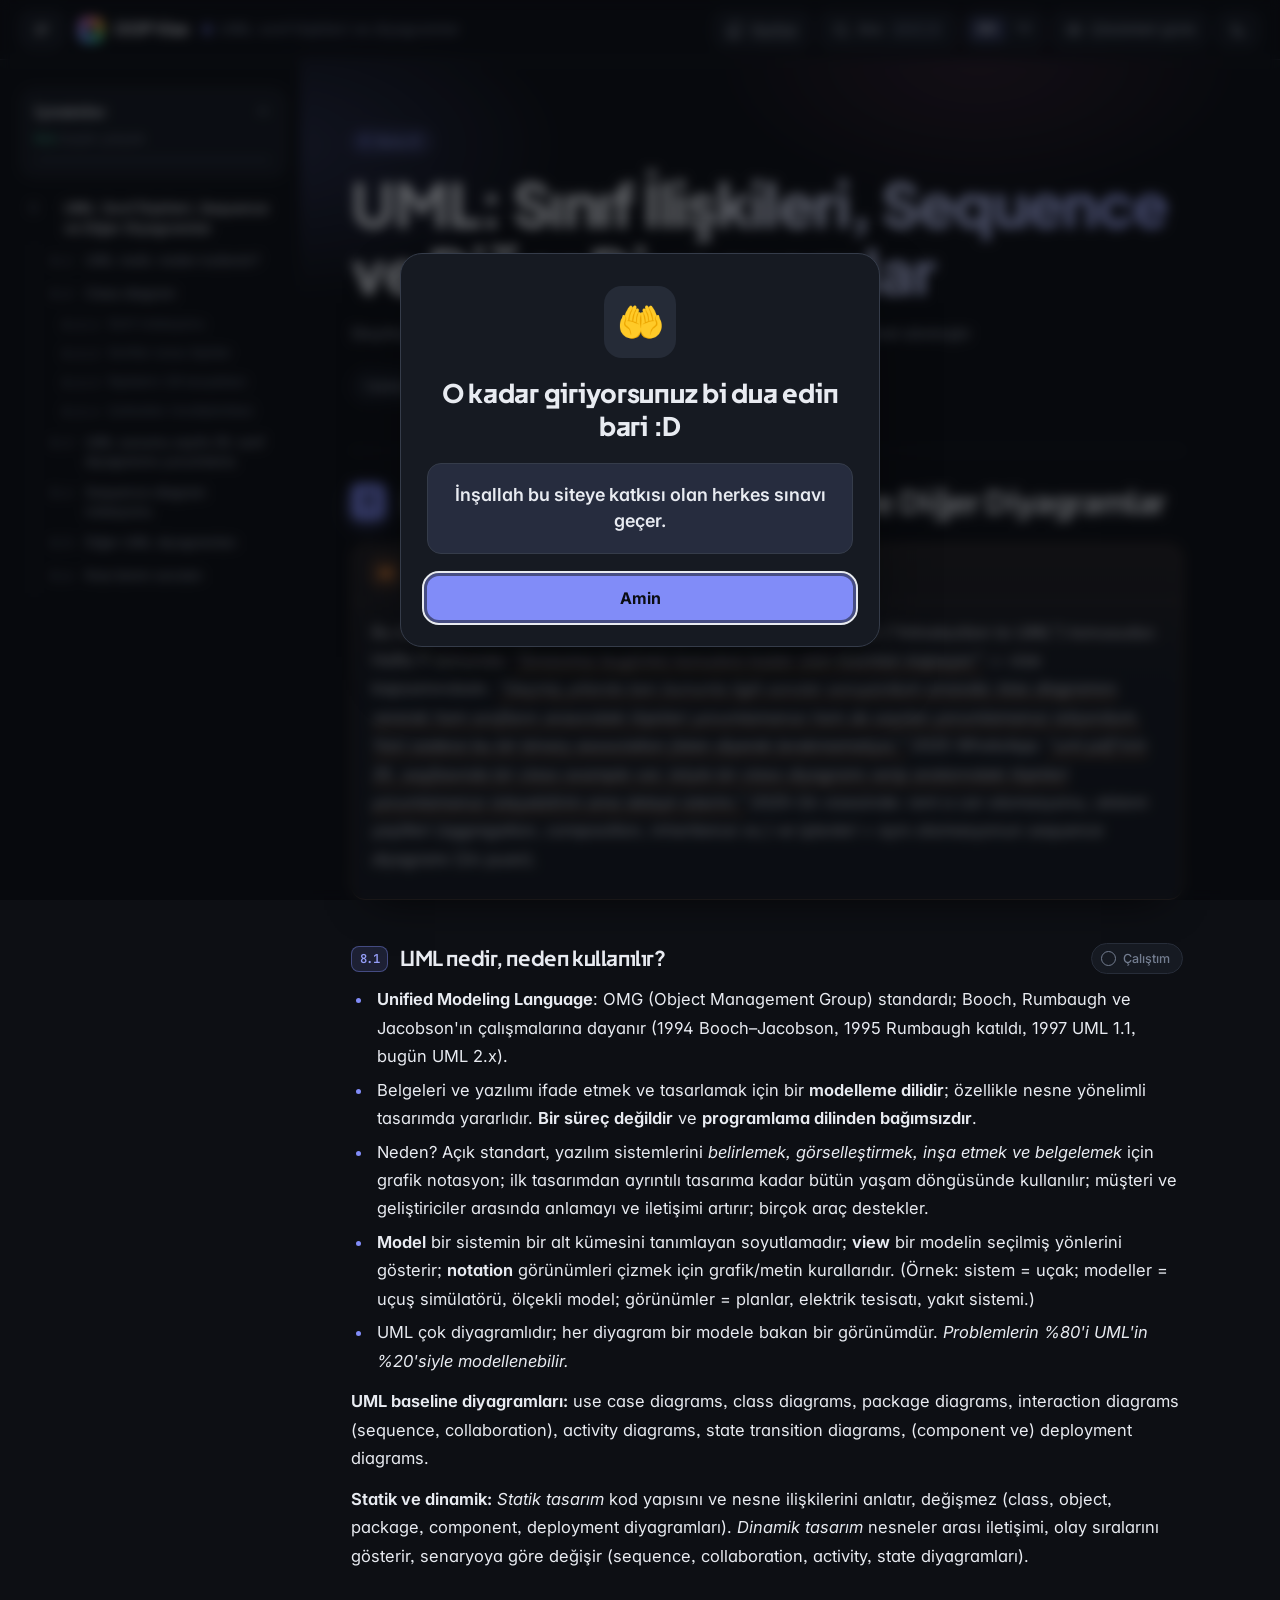
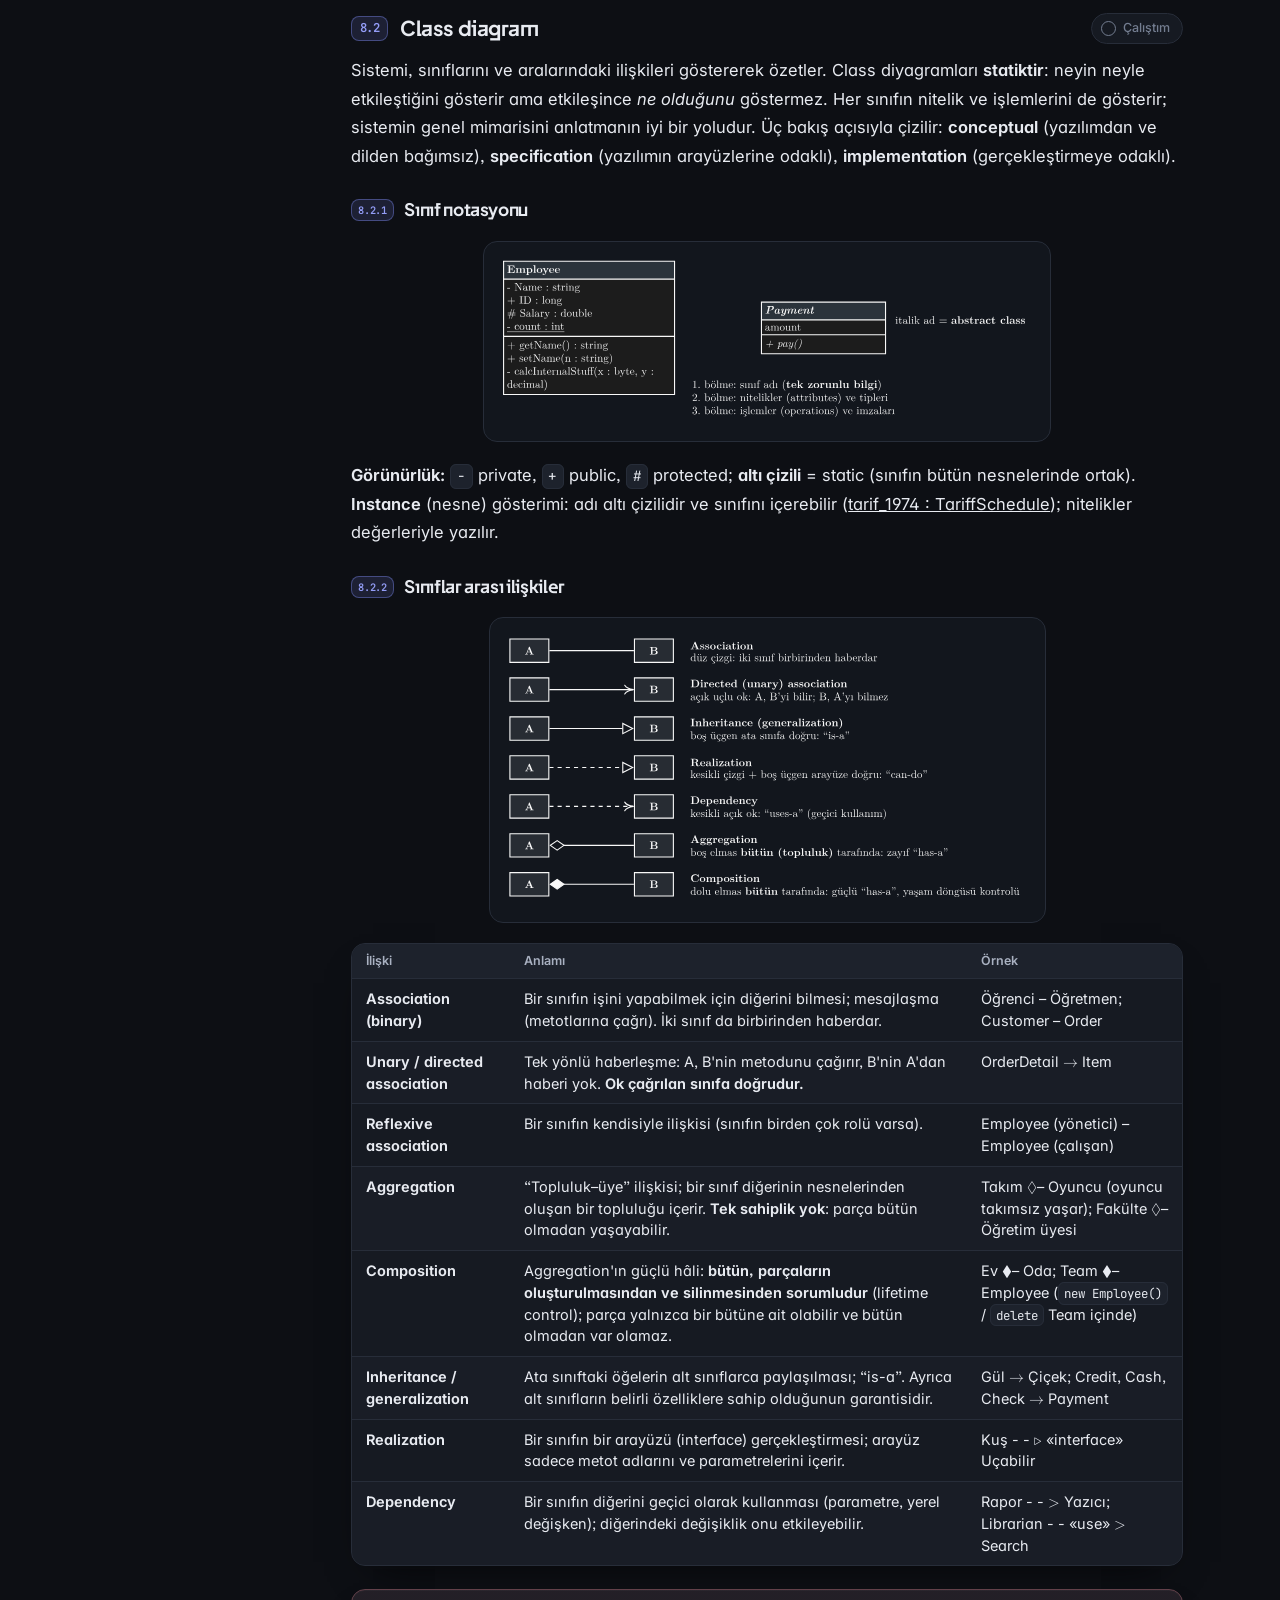
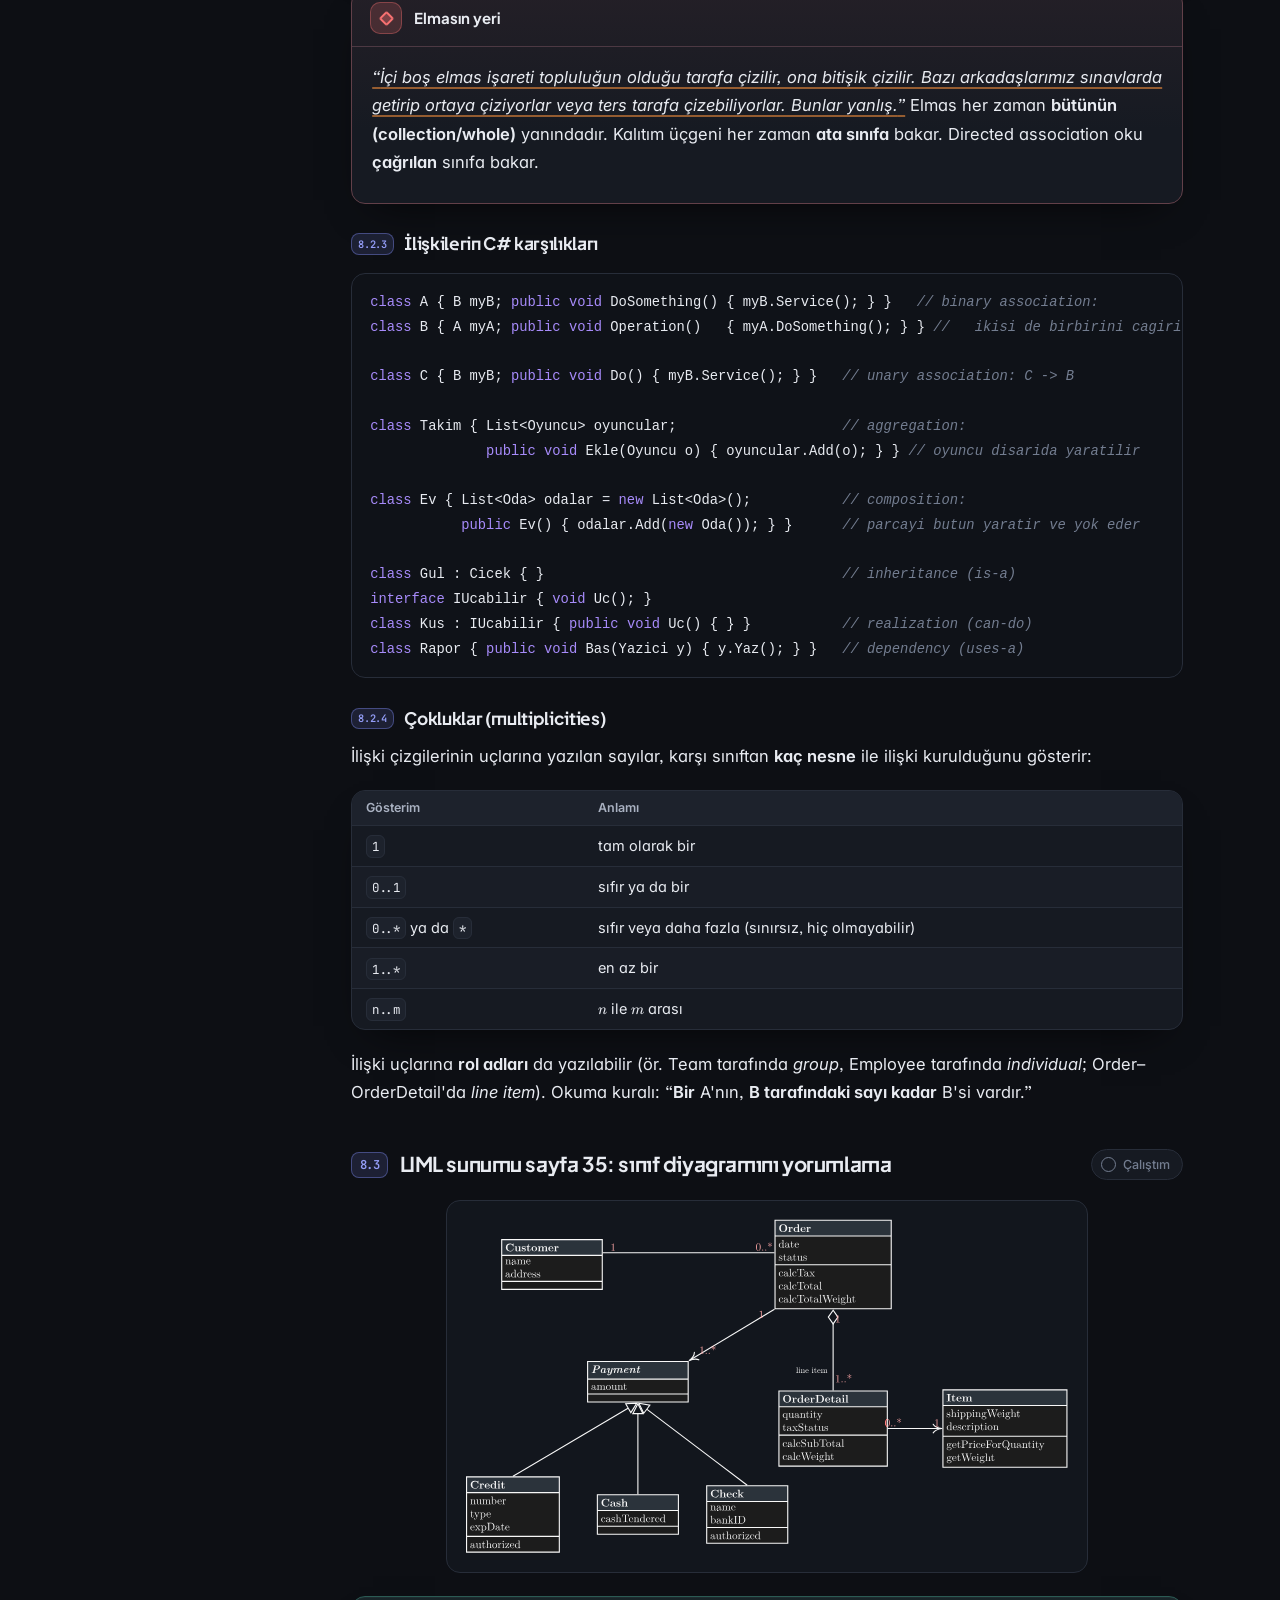
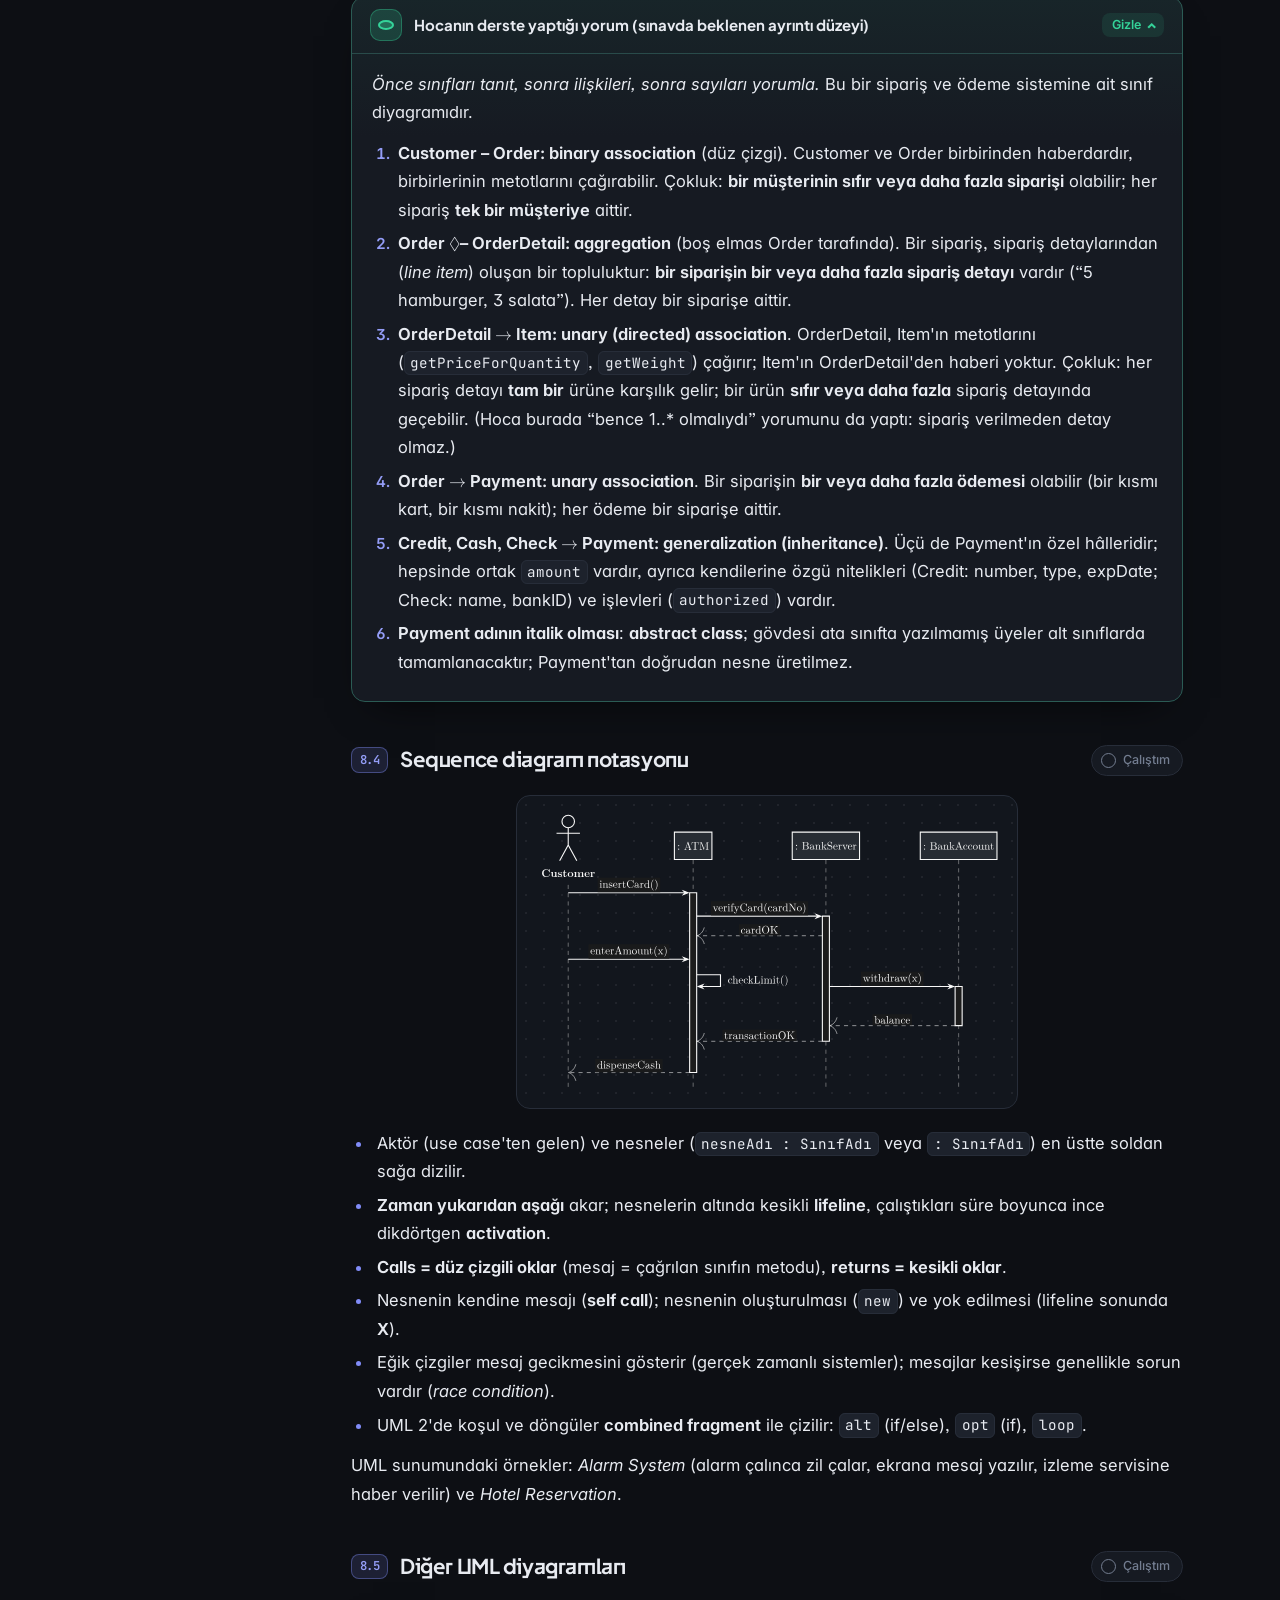
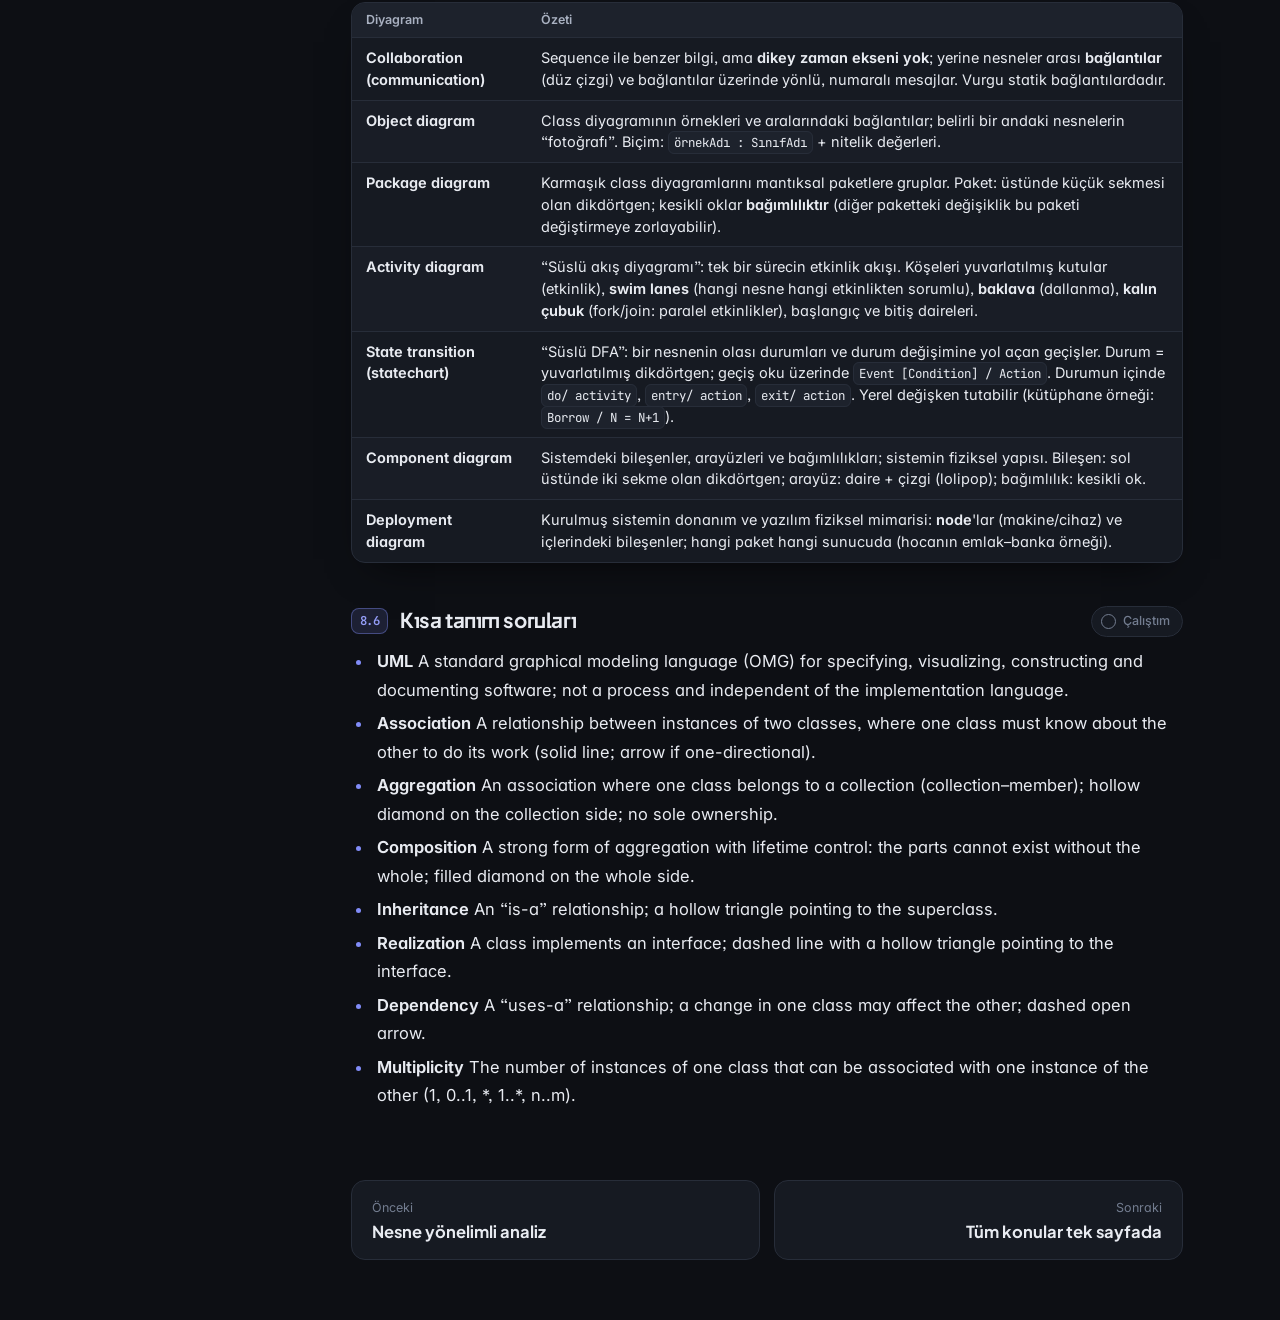
<file: html/konu-08-uml.html>
<!doctype html>
<html lang="tr">
<head>
<meta charset="utf-8">
<meta name="viewport" content="width=device-width, initial-scale=1">
<title>UML: Sınıf İlişkileri, Sequence ve Diğer Diyagramlar | OOP Vize</title>
<script>var t='dark',l='en';try{t=localStorage.getItem('oop:theme')||'dark';l=localStorage.getItem('oop:lang')||'en';}catch(e){}document.documentElement.dataset.theme=t;document.documentElement.dataset.lang=l;try{if(localStorage.getItem('oop:toc')==='hidden')document.documentElement.classList.add('toc-hidden');}catch(e){}</script>
<link rel="preconnect" href="https://fonts.googleapis.com"><link rel="preconnect" href="https://fonts.gstatic.com" crossorigin><link href="https://fonts.googleapis.com/css2?family=Inter:ital,opsz,wght@0,14..32,400;0,14..32,500;0,14..32,600;0,14..32,700;1,14..32,400&family=Plus+Jakarta+Sans:wght@600;700;800&family=JetBrains+Mono:wght@400;500;600&display=swap" rel="stylesheet">
<link rel="stylesheet" href="assets/katex/katex.min.css">
<link rel="stylesheet" href="assets/style.css?v=b61c9efa">

</head>
<body class="doc g-konu" data-page="konu-08-uml" data-group="konu" data-unit="h3" data-title="UML: sınıf ilişkileri ve diyagramlar" style="--accent:#818CF8">
<div class="readbar"><span></span></div>
<header class="topbar">
  <button class="tb-btn menu" id="menuBtn" type="button" aria-label="İçindekileri aç / kapat" title="İçindekileri aç / kapat"><span class="ic ic-menu"></span></button>
  <a class="brand" href="../index.html"><span class="brand-dot"></span>OOP Vize</a>
  <span class="crumb">UML: sınıf ilişkileri ve diyagramlar</span>
  <div class="tb-actions">
    <a class="tb-btn" href="kartlar.html#d08" title="Bu konunun flashcard destesi"><span class="ic ic-cards"></span><span class="lbl">Kartlar</span></a>
    <button class="tb-btn sbtn" id="searchBtn" type="button"><span class="ic ic-search"></span><span class="lbl">Ara</span><kbd>Ctrl K</kbd></button>
    <button class="tb-btn lang-btn" id="langBtn" type="button" title="Dili değiştir: İngilizce (sınavda yazılacak) / Türkçe"><span data-l="en">EN</span><span data-l="tr">TR</span></button>
    <button class="tb-btn" id="quizBtn" type="button" title="Bütün çözümleri aç veya kapat"><span class="ic ic-eye"></span><span class="lbl">Çözümleri gizle</span></button>
    <button class="tb-btn" id="themeBtn" type="button" aria-label="Tema değiştir"><span class="ic ic-theme"></span></button>
  </div>
</header>
<div class="layout">
  <aside class="toc" id="toc">
    <div class="toc-head">
      <div class="toc-top"><span>İçindekiler</span><button class="toc-hide" id="tocHide" type="button" title="İçindekileri gizle" aria-label="İçindekileri gizle"><svg viewBox="0 0 24 24" width="16" height="16" aria-hidden="true"><path d="M11 17l-5-5 5-5M18 17l-5-5 5-5" fill="none" stroke="currentColor" stroke-width="2" stroke-linecap="round" stroke-linejoin="round"/></svg></button></div>
      <span class="toc-prog"><b id="pgDone">0</b>/<b id="pgAll">6</b> başlık çalışıldı</span>
      <span class="meter"><i id="pgBar"></i></span>
    </div>
    <nav><ol class="toc-l"><li class="t2"><a href="#uml-sinif-iliskileri-sequence-ve-diger-diyagramlar"><span class="tn">8</span><span>UML: Sınıf İlişkileri, Sequence ve Diğer Diyagramlar</span></a><ol class="toc-s"><li class="t3"><a href="#uml-nedir-neden-kullanilir"><span class="tn">8.1</span><span>UML nedir, neden kullanılır?</span></a></li><li class="t3"><a href="#class-diagram"><span class="tn">8.2</span><span>Class diagram</span></a></li><li class="t4"><a href="#sinif-notasyonu"><span class="tn">8.2.1</span><span>Sınıf notasyonu</span></a></li><li class="t4"><a href="#siniflar-arasi-iliskiler"><span class="tn">8.2.2</span><span>Sınıflar arası ilişkiler</span></a></li><li class="t4"><a href="#iliskilerin-c-karsiliklari"><span class="tn">8.2.3</span><span>İlişkilerin C# karşılıkları</span></a></li><li class="t4"><a href="#cokluklar-multiplicities"><span class="tn">8.2.4</span><span>Çokluklar (multiplicities)</span></a></li><li class="t3"><a href="#uml-sunumu-sayfa-35-sinif-diyagramini-yorumlama"><span class="tn">8.3</span><span>UML sunumu sayfa 35: sınıf diyagramını yorumlama</span></a></li><li class="t3"><a href="#sequence-diagram-notasyonu"><span class="tn">8.4</span><span>Sequence diagram notasyonu</span></a></li><li class="t3"><a href="#diger-uml-diyagramlari"><span class="tn">8.5</span><span>Diğer UML diyagramları</span></a></li><li class="t3"><a href="#kisa-tanim-sorulari"><span class="tn">8.6</span><span>Kısa tanım soruları</span></a></li></ol></li></ol></nav>
  </aside>
  <main class="content" id="content">
    <header class="doc-hero">
      <p class="kicker">Konu 8</p>
      <h1><span class="fs-l">UML: Sınıf İlişkileri, Sequence ve Diğer Diyagramlar</span></h1>
      <p class="byline">Slaytlar, ders kitabı (Schach 8e), ders videoları ve WhatsApp grubu temel alınmıştır</p>
      <ul class="chips"><li>1 bölüm</li><li>4 diyagram</li><li>1 çözüm kutusu</li><li>1 kod bloğu</li></ul>
    </header>
    <article class="prose">
<h2 id="uml-sinif-iliskileri-sequence-ve-diger-diyagramlar" class="h"><span class="num">8</span><span class="ht">UML: Sınıf İlişkileri, Sequence ve Diğer Diyagramlar</span></h2>
<section class="box box-hoca"><div class="box-h"><i class="shape s-ekran"></i><span class="bt">Hoca derste vurguladı Hafta 9 ve 2025 vizesi</span></div><div class="box-b"><p>Bu konu kitabın değil, hocanın paylaştığı <code class="tt">1uml.pdf</code> sunumunun (“Introduction to UML”) konusudur. Hafta 9 sonunda: <q class="alinti">Sınavımız bugünkü konulara kadar olan kısımları kapsıyor</q> <span class="katex"><span class="katex-html" aria-hidden="true"><span class="base"><span class="strut" style="height:0.3669em;"></span><span class="mrel">⇒</span></span></span></span> vize kapsamındadır. <q class="alinti">Geçmiş yıllarda ben bununla ilgili sorular soruyordum sınavda: klas diagramını vererek hem sınıfların arasındaki ilişkileri yorumlamanızı hem de sayıları yorumlamanızı istiyordum. Yani sadece bu bir binary association falan diyerek bırakmamalıyız.</q> 2025 WhatsApp: <q class="alinti">uml pdf'inin 35. sayfasında bir class example var; böyle bir class diyagramı verip aralarındaki ilişkileri yorumlamanızı isteyebilirim ama detaylı isterim.</q> 2025–26 vizesinde: <em>rent a car otomasyonu, okların çeşitleri (aggregation, composition, inheritance vs.) ve işlevleri</em> + aynı otomasyonun <em>sequence diyagramı</em> (24 puan).</p></div></section>
<h3 id="uml-nedir-neden-kullanilir" class="h"><span class="num">8.1</span><span class="ht">UML nedir, neden kullanılır?</span></h3>
<ul class="l"><li><strong>Unified Modeling Language</strong>: OMG (Object Management Group) standardı; Booch, Rumbaugh ve Jacobson'ın çalışmalarına dayanır (1994 Booch–Jacobson, 1995 Rumbaugh katıldı, 1997 UML 1.1, bugün UML 2.x).</li><li>Belgeleri ve yazılımı ifade etmek ve tasarlamak için bir <strong>modelleme dilidir</strong>; özellikle nesne yönelimli tasarımda yararlıdır. <strong>Bir süreç değildir</strong> ve <strong>programlama dilinden bağımsızdır</strong>.</li><li>Neden? Açık standart, yazılım sistemlerini <em>belirlemek, görselleştirmek, inşa etmek ve belgelemek</em> için grafik notasyon; ilk tasarımdan ayrıntılı tasarıma kadar bütün yaşam döngüsünde kullanılır; müşteri ve geliştiriciler arasında anlamayı ve iletişimi artırır; birçok araç destekler.</li><li><strong>Model</strong> bir sistemin bir alt kümesini tanımlayan soyutlamadır; <strong>view</strong> bir modelin seçilmiş yönlerini gösterir; <strong>notation</strong> görünümleri çizmek için grafik/metin kurallarıdır. (Örnek: sistem = uçak; modeller = uçuş simülatörü, ölçekli model; görünümler = planlar, elektrik tesisatı, yakıt sistemi.)</li><li>UML çok diyagramlıdır; her diyagram bir modele bakan bir görünümdür. <em>Problemlerin %80'i UML'in %20'siyle modellenebilir.</em></li></ul>
<p><strong>UML baseline diyagramları:</strong> use case diagrams, class diagrams, package diagrams, interaction diagrams (sequence, collaboration), activity diagrams, state transition diagrams, (component ve) deployment diagrams.</p>
<p><strong>Statik ve dinamik:</strong> <em>Statik tasarım</em> kod yapısını ve nesne ilişkilerini anlatır, değişmez (class, object, package, component, deployment diyagramları). <em>Dinamik tasarım</em> nesneler arası iletişimi, olay sıralarını gösterir, senaryoya göre değişir (sequence, collaboration, activity, state diyagramları).</p>
<h3 id="class-diagram" class="h"><span class="num">8.2</span><span class="ht">Class diagram</span></h3>
<p>Sistemi, sınıflarını ve aralarındaki ilişkileri göstererek özetler. Class diyagramları <strong>statiktir</strong>: neyin neyle etkileştiğini gösterir ama etkileşince <em>ne olduğunu</em> göstermez. Her sınıfın nitelik ve işlemlerini de gösterir; sistemin genel mimarisini anlatmanın iyi bir yoludur. Üç bakış açısıyla çizilir: <strong>conceptual</strong> (yazılımdan ve dilden bağımsız), <strong>specification</strong> (yazılımın arayüzlerine odaklı), <strong>implementation</strong> (gerçekleştirmeye odaklı).</p>
<h4 id="sinif-notasyonu" class="h"><span class="num">8.2.1</span><span class="ht">Sınıf notasyonu</span></h4>
<div class="center"><figure class="gfx gfx-fig"><button type="button" class="zoom" aria-label="Büyüt"><img src="assets/gfx/g_abc4e7a103e0.svg" width="534" height="167" loading="lazy" alt="Diyagram"></button></figure></div>
<p><strong>Görünürlük:</strong> <code class="tt">-</code> private, <code class="tt">+</code> public, <code class="tt">#</code> protected; <strong>altı çizili</strong> = static (sınıfın bütün nesnelerinde ortak). <strong>Instance</strong> (nesne) gösterimi: adı altı çizilidir ve sınıfını içerebilir (<u>tarif_1974 : TariffSchedule</u>); nitelikler değerleriyle yazılır.</p>
<h4 id="siniflar-arasi-iliskiler" class="h"><span class="num">8.2.2</span><span class="ht">Sınıflar arası ilişkiler</span></h4>
<div class="center"><figure class="gfx gfx-fig"><button type="button" class="zoom" aria-label="Büyüt"><img src="assets/gfx/g_7eb39b2e07d0.svg" width="523" height="272" loading="lazy" alt="Diyagram"></button></figure></div>
<div class="center"><div class="tbl-wrap"><table class="tbl"><thead><tr><th>İlişki</th><th>Anlamı</th><th>Örnek</th></tr></thead><tbody><tr><td><strong>Association (binary)</strong></td><td>Bir sınıfın işini yapabilmek için diğerini bilmesi; mesajlaşma (metotlarına çağrı). İki sınıf da birbirinden haberdar.</td><td>Öğrenci – Öğretmen; Customer – Order</td></tr><tr><td><strong>Unary / directed association</strong></td><td>Tek yönlü haberleşme: A, B'nin metodunu çağırır, B'nin A'dan haberi yok. <strong>Ok çağrılan sınıfa doğrudur.</strong></td><td>OrderDetail <span class="katex"><span class="katex-html" aria-hidden="true"><span class="base"><span class="strut" style="height:0.3669em;"></span><span class="mrel">→</span></span></span></span> Item</td></tr><tr><td><strong>Reflexive association</strong></td><td>Bir sınıfın kendisiyle ilişkisi (sınıfın birden çok rolü varsa).</td><td>Employee (yönetici) – Employee (çalışan)</td></tr><tr><td><strong>Aggregation</strong></td><td>“Topluluk–üye” ilişkisi; bir sınıf diğerinin nesnelerinden oluşan bir topluluğu içerir. <strong>Tek sahiplik yok</strong>: parça bütün olmadan yaşayabilir.</td><td>Takım <span class="katex"><span class="katex-html" aria-hidden="true"><span class="base"><span class="strut" style="height:0.8034em;vertical-align:-0.1111em;"></span><span class="mord amsrm">◊</span></span></span></span>– Oyuncu (oyuncu takımsız yaşar); Fakülte <span class="katex"><span class="katex-html" aria-hidden="true"><span class="base"><span class="strut" style="height:0.8034em;vertical-align:-0.1111em;"></span><span class="mord amsrm">◊</span></span></span></span>– Öğretim üyesi</td></tr><tr><td><strong>Composition</strong></td><td>Aggregation'ın güçlü hâli: <strong>bütün, parçaların oluşturulmasından ve silinmesinden sorumludur</strong> (lifetime control); parça yalnızca bir bütüne ait olabilir ve bütün olmadan var olamaz.</td><td>Ev <span class="katex"><span class="katex-html" aria-hidden="true"><span class="base"><span class="strut" style="height:0.8034em;vertical-align:-0.1111em;"></span><span class="mord amsrm">⧫</span></span></span></span>– Oda; Team <span class="katex"><span class="katex-html" aria-hidden="true"><span class="base"><span class="strut" style="height:0.8034em;vertical-align:-0.1111em;"></span><span class="mord amsrm">⧫</span></span></span></span>– Employee (<code class="tt">new Employee()</code> / <code class="tt">delete</code> Team içinde)</td></tr><tr><td><strong>Inheritance / generalization</strong></td><td>Ata sınıftaki öğelerin alt sınıflarca paylaşılması; “is-a”. Ayrıca alt sınıfların belirli özelliklere sahip olduğunun garantisidir.</td><td>Gül <span class="katex"><span class="katex-html" aria-hidden="true"><span class="base"><span class="strut" style="height:0.3669em;"></span><span class="mrel">→</span></span></span></span> Çiçek; Credit, Cash, Check <span class="katex"><span class="katex-html" aria-hidden="true"><span class="base"><span class="strut" style="height:0.3669em;"></span><span class="mrel">→</span></span></span></span> Payment</td></tr><tr><td><strong>Realization</strong></td><td>Bir sınıfın bir arayüzü (interface) gerçekleştirmesi; arayüz sadece metot adlarını ve parametrelerini içerir.</td><td>Kuş - - <span class="katex"><span class="katex-html" aria-hidden="true"><span class="base"><span class="strut" style="height:0.4653em;"></span><span class="mord">▹</span></span></span></span> «interface» Uçabilir</td></tr><tr><td><strong>Dependency</strong></td><td>Bir sınıfın diğerini geçici olarak kullanması (parametre, yerel değişken); diğerindeki değişiklik onu etkileyebilir.</td><td>Rapor - - <span class="katex"><span class="katex-html" aria-hidden="true"><span class="base"><span class="strut" style="height:0.5782em;vertical-align:-0.0391em;"></span><span class="mrel">&gt;</span></span></span></span> Yazıcı; Librarian - - «use» <span class="katex"><span class="katex-html" aria-hidden="true"><span class="base"><span class="strut" style="height:0.5782em;vertical-align:-0.0391em;"></span><span class="mrel">&gt;</span></span></span></span> Search</td></tr></tbody></table></div></div>
<section class="box box-dikkat"><div class="box-h"><i class="shape s-karar"></i><span class="bt">Elmasın yeri</span></div><div class="box-b"><p><q class="alinti">İçi boş elmas işareti topluluğun olduğu tarafa çizilir, ona bitişik çizilir. Bazı arkadaşlarımız sınavlarda getirip ortaya çiziyorlar veya ters tarafa çizebiliyorlar. Bunlar yanlış.</q> Elmas her zaman <strong>bütünün (collection/whole)</strong> yanındadır. Kalıtım üçgeni her zaman <strong>ata sınıfa</strong> bakar. Directed association oku <strong>çağrılan</strong> sınıfa bakar.</p></div></section>
<h4 id="iliskilerin-c-karsiliklari" class="h"><span class="num">8.2.3</span><span class="ht">İlişkilerin C# karşılıkları</span></h4>
<div class="code"><pre><code><span class="k-k">class</span> A { B myB; <span class="k-k">public</span> <span class="k-k">void</span> DoSomething() { myB.Service(); } }   <span class="k-c">// binary association:</span>
<span class="k-k">class</span> B { A myA; <span class="k-k">public</span> <span class="k-k">void</span> Operation()   { myA.DoSomething(); } } <span class="k-c">//   ikisi de birbirini cagirir</span>

<span class="k-k">class</span> C { B myB; <span class="k-k">public</span> <span class="k-k">void</span> Do() { myB.Service(); } }   <span class="k-c">// unary association: C -&gt; B</span>

<span class="k-k">class</span> Takim { List&lt;Oyuncu&gt; oyuncular;                    <span class="k-c">// aggregation:</span>
              <span class="k-k">public</span> <span class="k-k">void</span> Ekle(Oyuncu o) { oyuncular.Add(o); } } <span class="k-c">// oyuncu disarida yaratilir</span>

<span class="k-k">class</span> Ev { List&lt;Oda&gt; odalar = <span class="k-k">new</span> List&lt;Oda&gt;();           <span class="k-c">// composition:</span>
           <span class="k-k">public</span> Ev() { odalar.Add(<span class="k-k">new</span> Oda()); } }      <span class="k-c">// parcayi butun yaratir ve yok eder</span>

<span class="k-k">class</span> Gul : Cicek { }                                    <span class="k-c">// inheritance (is-a)</span>
<span class="k-k">interface</span> IUcabilir { <span class="k-k">void</span> Uc(); }
<span class="k-k">class</span> Kus : IUcabilir { <span class="k-k">public</span> <span class="k-k">void</span> Uc() { } }           <span class="k-c">// realization (can-do)</span>
<span class="k-k">class</span> Rapor { <span class="k-k">public</span> <span class="k-k">void</span> Bas(Yazici y) { y.Yaz(); } }   <span class="k-c">// dependency (uses-a)</span></code></pre></div>
<h4 id="cokluklar-multiplicities" class="h"><span class="num">8.2.4</span><span class="ht">Çokluklar (multiplicities)</span></h4>
<p>İlişki çizgilerinin uçlarına yazılan sayılar, karşı sınıftan <strong>kaç nesne</strong> ile ilişki kurulduğunu gösterir:</p>
<div class="center"><div class="tbl-wrap"><table class="tbl"><thead><tr><th>Gösterim</th><th>Anlamı</th></tr></thead><tbody><tr><td><code class="tt">1</code></td><td>tam olarak bir</td></tr><tr><td><code class="tt">0..1</code></td><td>sıfır ya da bir</td></tr><tr><td><code class="tt">0..*</code> ya da <code class="tt">*</code></td><td>sıfır veya daha fazla (sınırsız, hiç olmayabilir)</td></tr><tr><td><code class="tt">1..*</code></td><td>en az bir</td></tr><tr><td><code class="tt">n..m</code></td><td><span class="katex"><span class="katex-html" aria-hidden="true"><span class="base"><span class="strut" style="height:0.4306em;"></span><span class="mord mathnormal">n</span></span></span></span> ile <span class="katex"><span class="katex-html" aria-hidden="true"><span class="base"><span class="strut" style="height:0.4306em;"></span><span class="mord mathnormal">m</span></span></span></span> arası</td></tr></tbody></table></div></div>
<p>İlişki uçlarına <strong>rol adları</strong> da yazılabilir (ör. Team tarafında <em>group</em>, Employee tarafında <em>individual</em>; Order–OrderDetail'da <em>line item</em>). Okuma kuralı: “<strong>Bir</strong> A'nın, <strong>B tarafındaki sayı kadar</strong> B'si vardır.”</p>
<h3 id="uml-sunumu-sayfa-35-sinif-diyagramini-yorumlama" class="h"><span class="num">8.3</span><span class="ht">UML sunumu sayfa 35: sınıf diyagramını yorumlama</span></h3>
<div class="center"><figure class="gfx gfx-fig"><button type="button" class="zoom" aria-label="Büyüt"><img src="assets/gfx/g_85b1daedcdb5.svg" width="608" height="339" loading="lazy" alt="Diyagram"></button></figure></div>
<details class="box box-cevap" open><summary class="box-h"><i class="shape s-basla"></i><span class="bt">Hocanın derste yaptığı yorum (sınavda beklenen ayrıntı düzeyi)</span><span class="tog" aria-hidden="true"></span></summary><div class="box-b"><p><em>Önce sınıfları tanıt, sonra ilişkileri, sonra sayıları yorumla.</em> Bu bir sipariş ve ödeme sistemine ait sınıf diyagramıdır.</p>
<ol class="l"><li><strong>Customer – Order: binary association</strong> (düz çizgi). Customer ve Order birbirinden haberdardır, birbirlerinin metotlarını çağırabilir. Çokluk: <strong>bir müşterinin sıfır veya daha fazla siparişi</strong> olabilir; her sipariş <strong>tek bir müşteriye</strong> aittir.</li><li><strong>Order <span class="katex"><span class="katex-html" aria-hidden="true"><span class="base"><span class="strut" style="height:0.8034em;vertical-align:-0.1111em;"></span><span class="mord amsrm">◊</span></span></span></span>– OrderDetail: aggregation</strong> (boş elmas Order tarafında). Bir sipariş, sipariş detaylarından (<em>line item</em>) oluşan bir topluluktur: <strong>bir siparişin bir veya daha fazla sipariş detayı</strong> vardır (“5 hamburger, 3 salata”). Her detay bir siparişe aittir.</li><li><strong>OrderDetail <span class="katex"><span class="katex-html" aria-hidden="true"><span class="base"><span class="strut" style="height:0.3669em;"></span><span class="mrel">→</span></span></span></span> Item: unary (directed) association</strong>. OrderDetail, Item'ın metotlarını (<code class="tt">getPriceForQuantity</code>, <code class="tt">getWeight</code>) çağırır; Item'ın OrderDetail'den haberi yoktur. Çokluk: her sipariş detayı <strong>tam bir</strong> ürüne karşılık gelir; bir ürün <strong>sıfır veya daha fazla</strong> sipariş detayında geçebilir. (Hoca burada “bence 1..* olmalıydı” yorumunu da yaptı: sipariş verilmeden detay olmaz.)</li><li><strong>Order <span class="katex"><span class="katex-html" aria-hidden="true"><span class="base"><span class="strut" style="height:0.3669em;"></span><span class="mrel">→</span></span></span></span> Payment: unary association</strong>. Bir siparişin <strong>bir veya daha fazla ödemesi</strong> olabilir (bir kısmı kart, bir kısmı nakit); her ödeme bir siparişe aittir.</li><li><strong>Credit, Cash, Check <span class="katex"><span class="katex-html" aria-hidden="true"><span class="base"><span class="strut" style="height:0.3669em;"></span><span class="mrel">→</span></span></span></span> Payment: generalization (inheritance)</strong>. Üçü de Payment'ın özel hâlleridir; hepsinde ortak <code class="tt">amount</code> vardır, ayrıca kendilerine özgü nitelikleri (Credit: number, type, expDate; Check: name, bankID) ve işlevleri (<code class="tt">authorized</code>) vardır.</li><li><strong>Payment adının italik olması</strong>: <strong>abstract class</strong>; gövdesi ata sınıfta yazılmamış üyeler alt sınıflarda tamamlanacaktır; Payment'tan doğrudan nesne üretilmez.</li></ol></div></details>
<h3 id="sequence-diagram-notasyonu" class="h"><span class="num">8.4</span><span class="ht">Sequence diagram notasyonu</span></h3>
<div class="center"><figure class="gfx gfx-flow"><button type="button" class="zoom" aria-label="Büyüt"><img src="assets/gfx/g_504dffdc09ea.svg" width="468" height="279" loading="lazy" alt="Akış diyagramı"></button></figure></div>
<ul class="l"><li>Aktör (use case'ten gelen) ve nesneler (<code class="tt">nesneAdı : SınıfAdı</code> veya <code class="tt">: SınıfAdı</code>) en üstte soldan sağa dizilir.</li><li><strong>Zaman yukarıdan aşağı</strong> akar; nesnelerin altında kesikli <strong>lifeline</strong>, çalıştıkları süre boyunca ince dikdörtgen <strong>activation</strong>.</li><li><strong>Calls = düz çizgili oklar</strong> (mesaj = çağrılan sınıfın metodu), <strong>returns = kesikli oklar</strong>.</li><li>Nesnenin kendine mesajı (<strong>self call</strong>); nesnenin oluşturulması (<code class="tt">new</code>) ve yok edilmesi (lifeline sonunda <strong>X</strong>).</li><li>Eğik çizgiler mesaj gecikmesini gösterir (gerçek zamanlı sistemler); mesajlar kesişirse genellikle sorun vardır (<em>race condition</em>).</li><li>UML 2'de koşul ve döngüler <strong>combined fragment</strong> ile çizilir: <code class="tt">alt</code> (if/else), <code class="tt">opt</code> (if), <code class="tt">loop</code>.</li></ul>
<p>UML sunumundaki örnekler: <em>Alarm System</em> (alarm çalınca zil çalar, ekrana mesaj yazılır, izleme servisine haber verilir) ve <em>Hotel Reservation</em>.</p>
<h3 id="diger-uml-diyagramlari" class="h"><span class="num">8.5</span><span class="ht">Diğer UML diyagramları</span></h3>
<div class="center"><div class="tbl-wrap"><table class="tbl"><thead><tr><th>Diyagram</th><th>Özeti</th></tr></thead><tbody><tr><td><strong>Collaboration (communication)</strong></td><td>Sequence ile benzer bilgi, ama <strong>dikey zaman ekseni yok</strong>; yerine nesneler arası <strong>bağlantılar</strong> (düz çizgi) ve bağlantılar üzerinde yönlü, numaralı mesajlar. Vurgu statik bağlantılardadır.</td></tr><tr><td><strong>Object diagram</strong></td><td>Class diyagramının örnekleri ve aralarındaki bağlantılar; belirli bir andaki nesnelerin “fotoğrafı”. Biçim: <code class="tt">örnekAdı : SınıfAdı</code> + nitelik değerleri.</td></tr><tr><td><strong>Package diagram</strong></td><td>Karmaşık class diyagramlarını mantıksal paketlere gruplar. Paket: üstünde küçük sekmesi olan dikdörtgen; kesikli oklar <strong>bağımlılıktır</strong> (diğer paketteki değişiklik bu paketi değiştirmeye zorlayabilir).</td></tr><tr><td><strong>Activity diagram</strong></td><td>“Süslü akış diyagramı”: tek bir sürecin etkinlik akışı. Köşeleri yuvarlatılmış kutular (etkinlik), <strong>swim lanes</strong> (hangi nesne hangi etkinlikten sorumlu), <strong>baklava</strong> (dallanma), <strong>kalın çubuk</strong> (fork/join: paralel etkinlikler), başlangıç ve bitiş daireleri.</td></tr><tr><td><strong>State transition (statechart)</strong></td><td>“Süslü DFA”: bir nesnenin olası durumları ve durum değişimine yol açan geçişler. Durum = yuvarlatılmış dikdörtgen; geçiş oku üzerinde <code class="tt">Event [Condition] / Action</code>. Durumun içinde <code class="tt">do/ activity</code>, <code class="tt">entry/ action</code>, <code class="tt">exit/ action</code>. Yerel değişken tutabilir (kütüphane örneği: <code class="tt">Borrow / N = N+1</code>).</td></tr><tr><td><strong>Component diagram</strong></td><td>Sistemdeki bileşenler, arayüzleri ve bağımlılıkları; sistemin fiziksel yapısı. Bileşen: sol üstünde iki sekme olan dikdörtgen; arayüz: daire + çizgi (lolipop); bağımlılık: kesikli ok.</td></tr><tr><td><strong>Deployment diagram</strong></td><td>Kurulmuş sistemin donanım ve yazılım fiziksel mimarisi: <strong>node</strong>'lar (makine/cihaz) ve içlerindeki bileşenler; hangi paket hangi sunucuda (hocanın emlak–banka örneği).</td></tr></tbody></table></div></div>
<h3 id="kisa-tanim-sorulari" class="h"><span class="num">8.6</span><span class="ht">Kısa tanım soruları</span></h3>
<ul class="l"><li><strong class="lab">UML</strong> <span class="lang-en">A standard graphical modeling language (OMG) for specifying, visualizing, constructing and documenting software; not a process and independent of the implementation language.</span><span class="lang-tr" lang="tr">Yazılımı belirlemek, görselleştirmek, inşa etmek ve belgelemek için standart (OMG) grafik modelleme dili; bir süreç değildir ve programlama dilinden bağımsızdır.</span></li><li><strong class="lab">Association</strong> <span class="lang-en">A relationship between instances of two classes, where one class must know about the other to do its work (solid line; arrow if one-directional).</span><span class="lang-tr" lang="tr">(İlişki) İki sınıfın örnekleri arasında, bir sınıfın işini yapabilmek için diğerini bilmesi gereken ilişki (düz çizgi; tek yönlüyse ok).</span></li><li><strong class="lab">Aggregation</strong> <span class="lang-en">An association where one class belongs to a collection (collection–member); hollow diamond on the collection side; no sole ownership.</span><span class="lang-tr" lang="tr">(Topluluk) Bir sınıfın bir topluluğa ait olduğu ilişki (topluluk–üye); boş elmas topluluk tarafında; tek sahiplik yoktur.</span></li><li><strong class="lab">Composition</strong> <span class="lang-en">A strong form of aggregation with lifetime control: the parts cannot exist without the whole; filled diamond on the whole side.</span><span class="lang-tr" lang="tr">(Bileşim) Yaşam döngüsü kontrolü olan güçlü aggregation: parçalar bütün olmadan var olamaz; dolu elmas bütün tarafında.</span></li><li><strong class="lab">Inheritance</strong> <span class="lang-en">An “is-a” relationship; a hollow triangle pointing to the superclass.</span><span class="lang-tr" lang="tr">(Kalıtım) “is-a” (bir ... dır) ilişkisi; üst sınıfa bakan boş üçgen.</span></li><li><strong class="lab">Realization</strong> <span class="lang-en">A class implements an interface; dashed line with a hollow triangle pointing to the interface.</span><span class="lang-tr" lang="tr">(Gerçekleştirme) Bir sınıfın bir arayüzü gerçekleştirmesi; arayüze bakan kesikli çizgi ve boş üçgen.</span></li><li><strong class="lab">Dependency</strong> <span class="lang-en">A “uses-a” relationship; a change in one class may affect the other; dashed open arrow.</span><span class="lang-tr" lang="tr">(Bağımlılık) “uses-a” (kullanır) ilişkisi; bir sınıftaki değişiklik diğerini etkileyebilir; kesikli açık uçlu ok.</span></li><li><strong class="lab">Multiplicity</strong> <span class="lang-en">The number of instances of one class that can be associated with one instance of the other (1, 0..1, *, 1..*, n..m).</span><span class="lang-tr" lang="tr">(Çokluk) Bir sınıfın bir örneğiyle ilişkilendirilebilecek diğer sınıf örneklerinin sayısı (1, 0..1, *, 1..*, n..m).</span></li></ul>
    </article>
    <nav class="pager"><a class="pg prev" href="konu-07-oo-analiz.html"><small>Önceki</small><span>Nesne yönelimli analiz</span></a><a class="pg next" href="konu-tumu.html"><small>Sonraki</small><span>Tüm konular tek sayfada</span></a></nav>
  </main>
</div>
<div class="lightbox" id="lightbox" hidden>
  <div class="lb-bar"><button type="button" data-z="-1" aria-label="Uzaklaştır">−</button><button type="button" data-z="0">Sığdır</button><button type="button" data-z="1" aria-label="Yakınlaştır">+</button><button type="button" data-z="x" aria-label="Kapat">✕</button></div>
  <div class="lb-stage"><div class="lb-frame"><img alt=""></div></div>
</div>
<div class="search" id="search" hidden>
  <div class="search-panel" role="dialog" aria-label="Arama">
    <input type="search" id="searchIn" placeholder="Konu ya da terim ara (ör. stamp coupling, inception, SPMP)" autocomplete="off">
    <ol id="searchOut"></ol>
    <p class="search-hint">Yukarı/aşağı ok ile seç, Enter ile git, Esc ile kapat.</p>
  </div>
</div>
<script src="assets/search-index.js?v=814b0bdf"></script>
<script src="assets/app.js?v=c35fbe9f"></script>

</body>
</html>
</file>
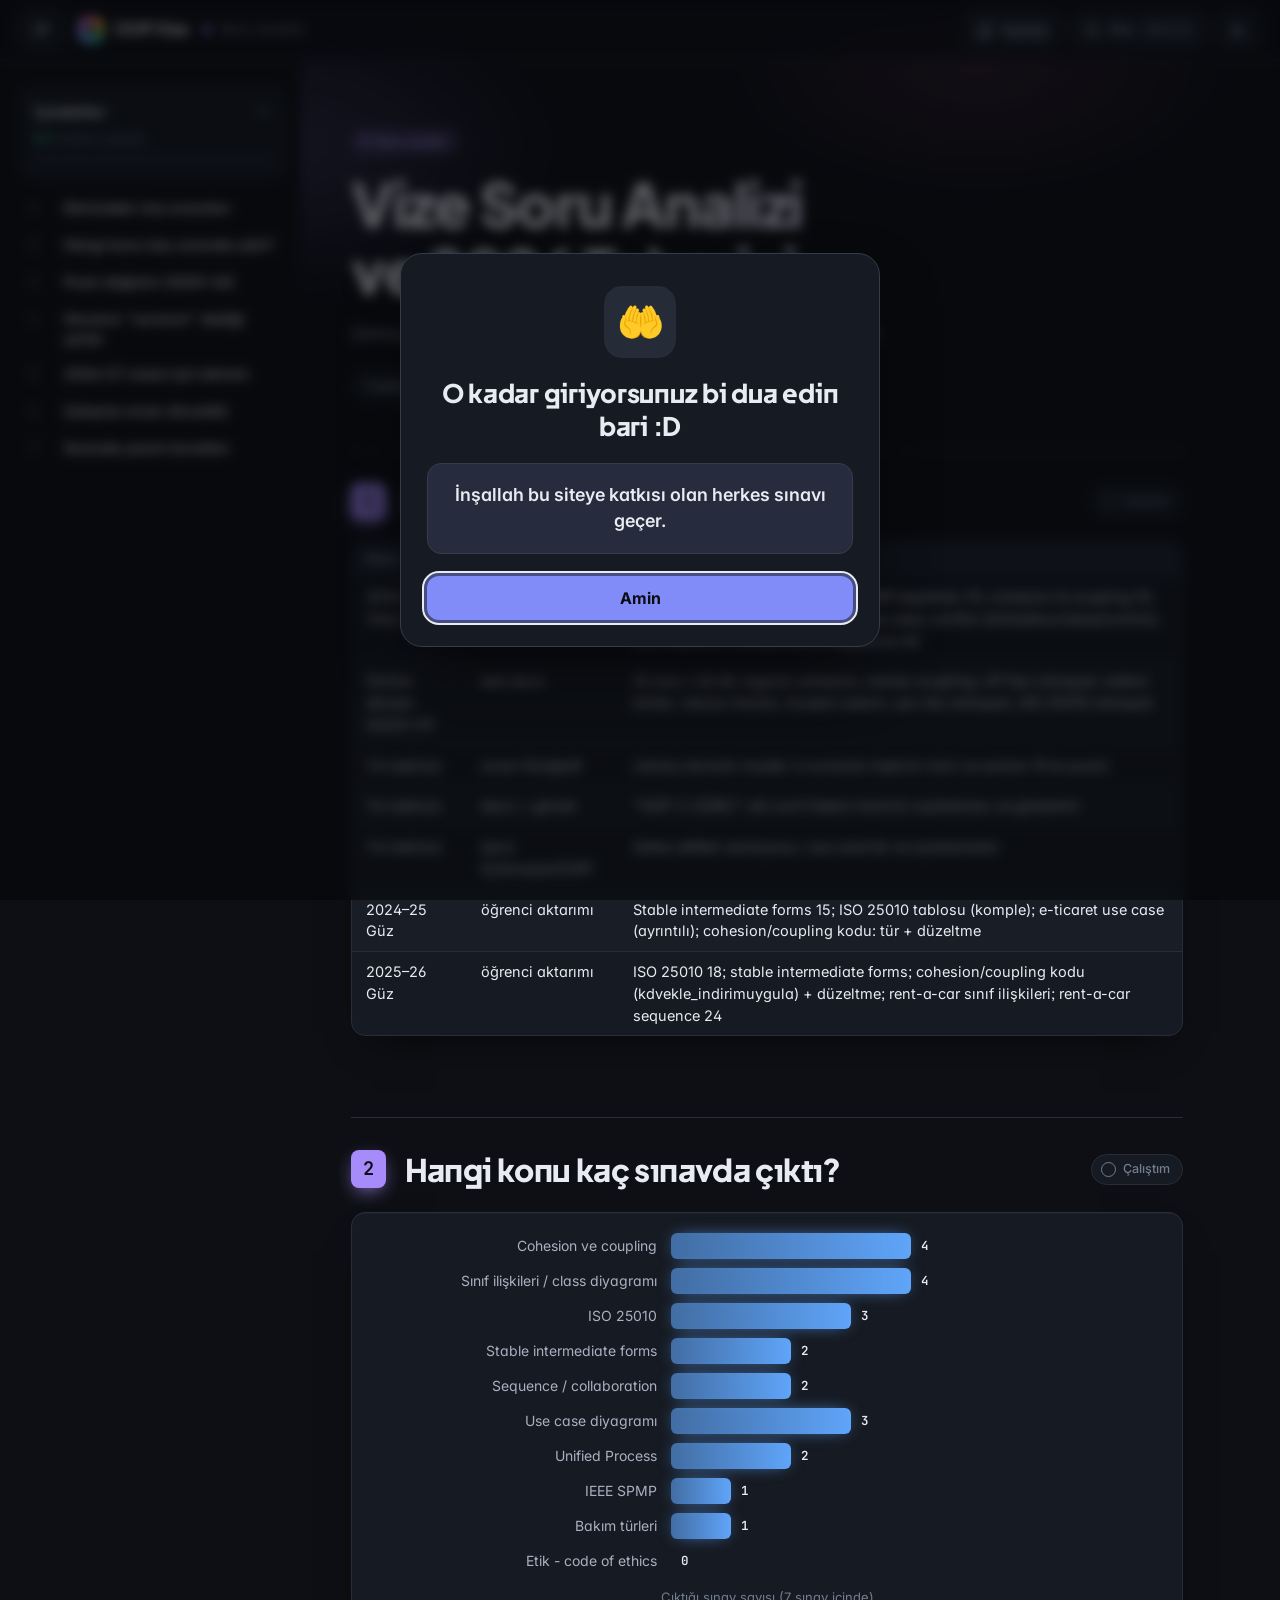
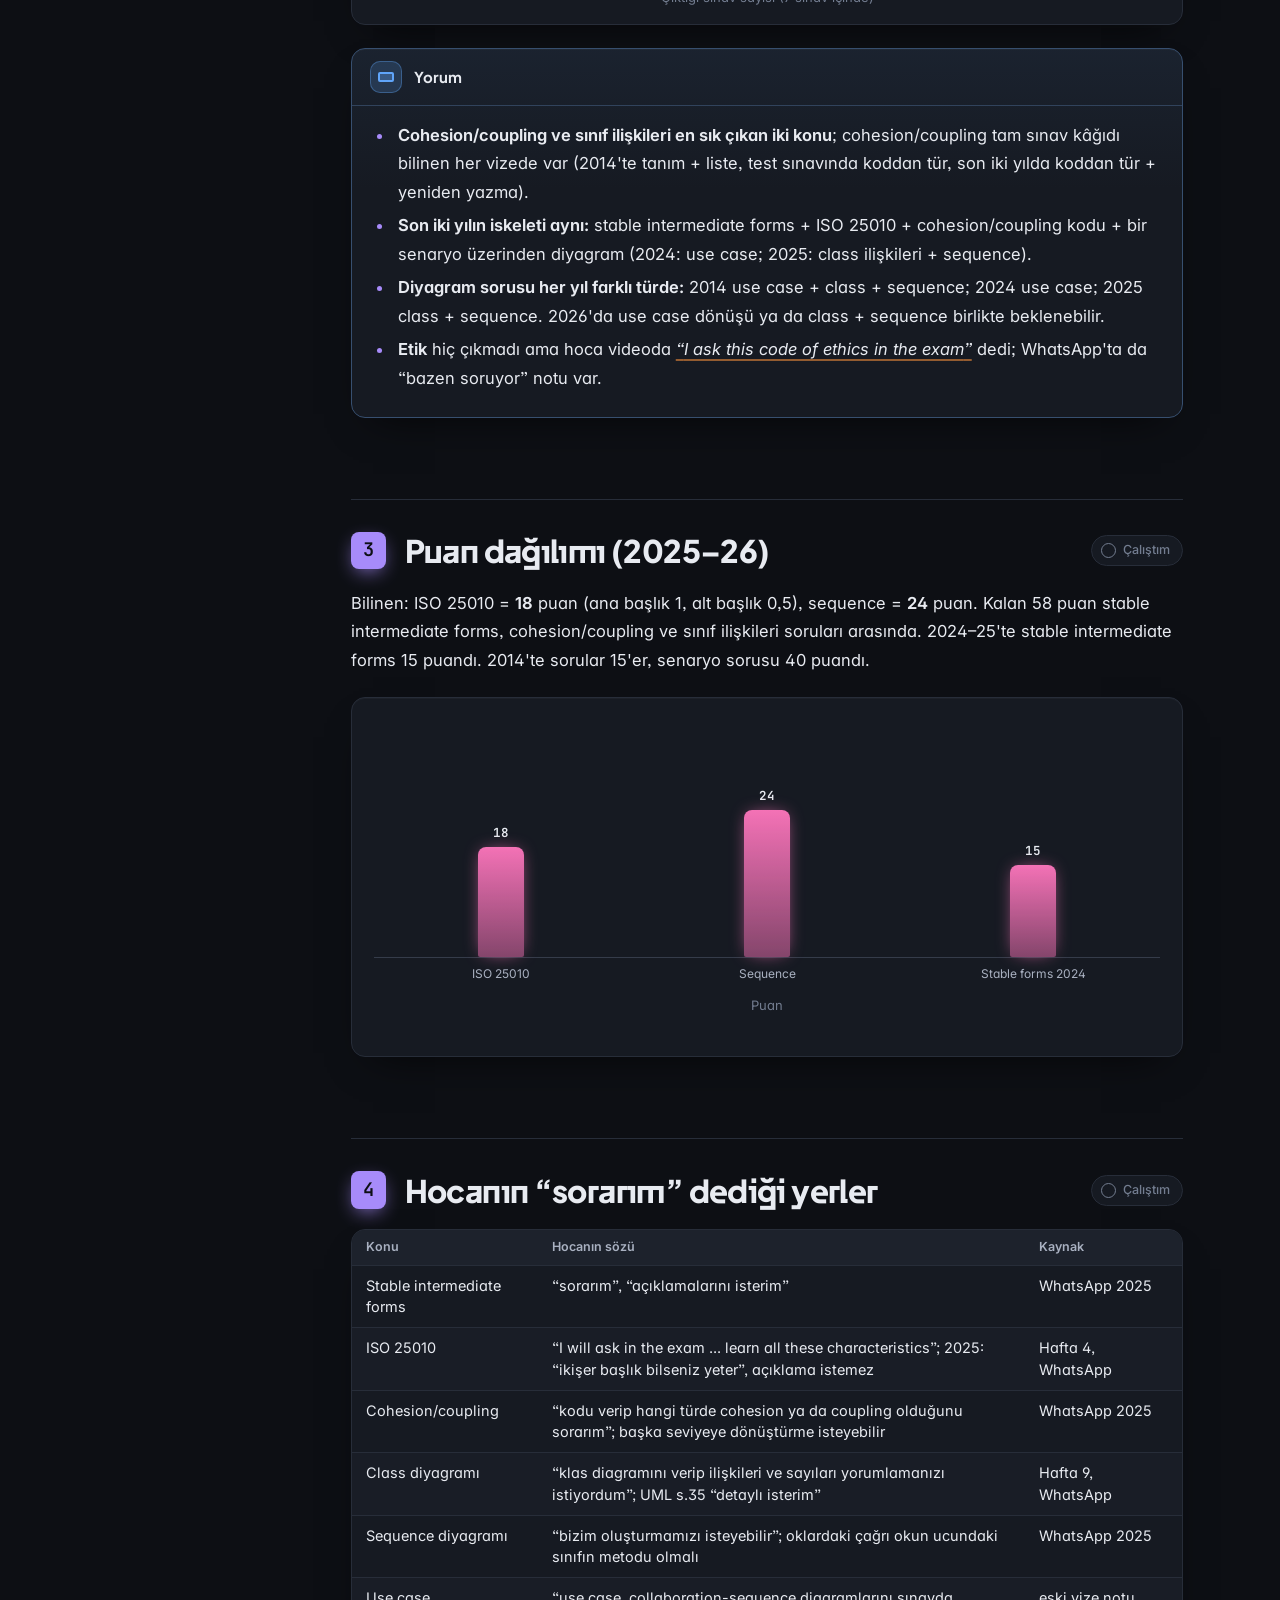
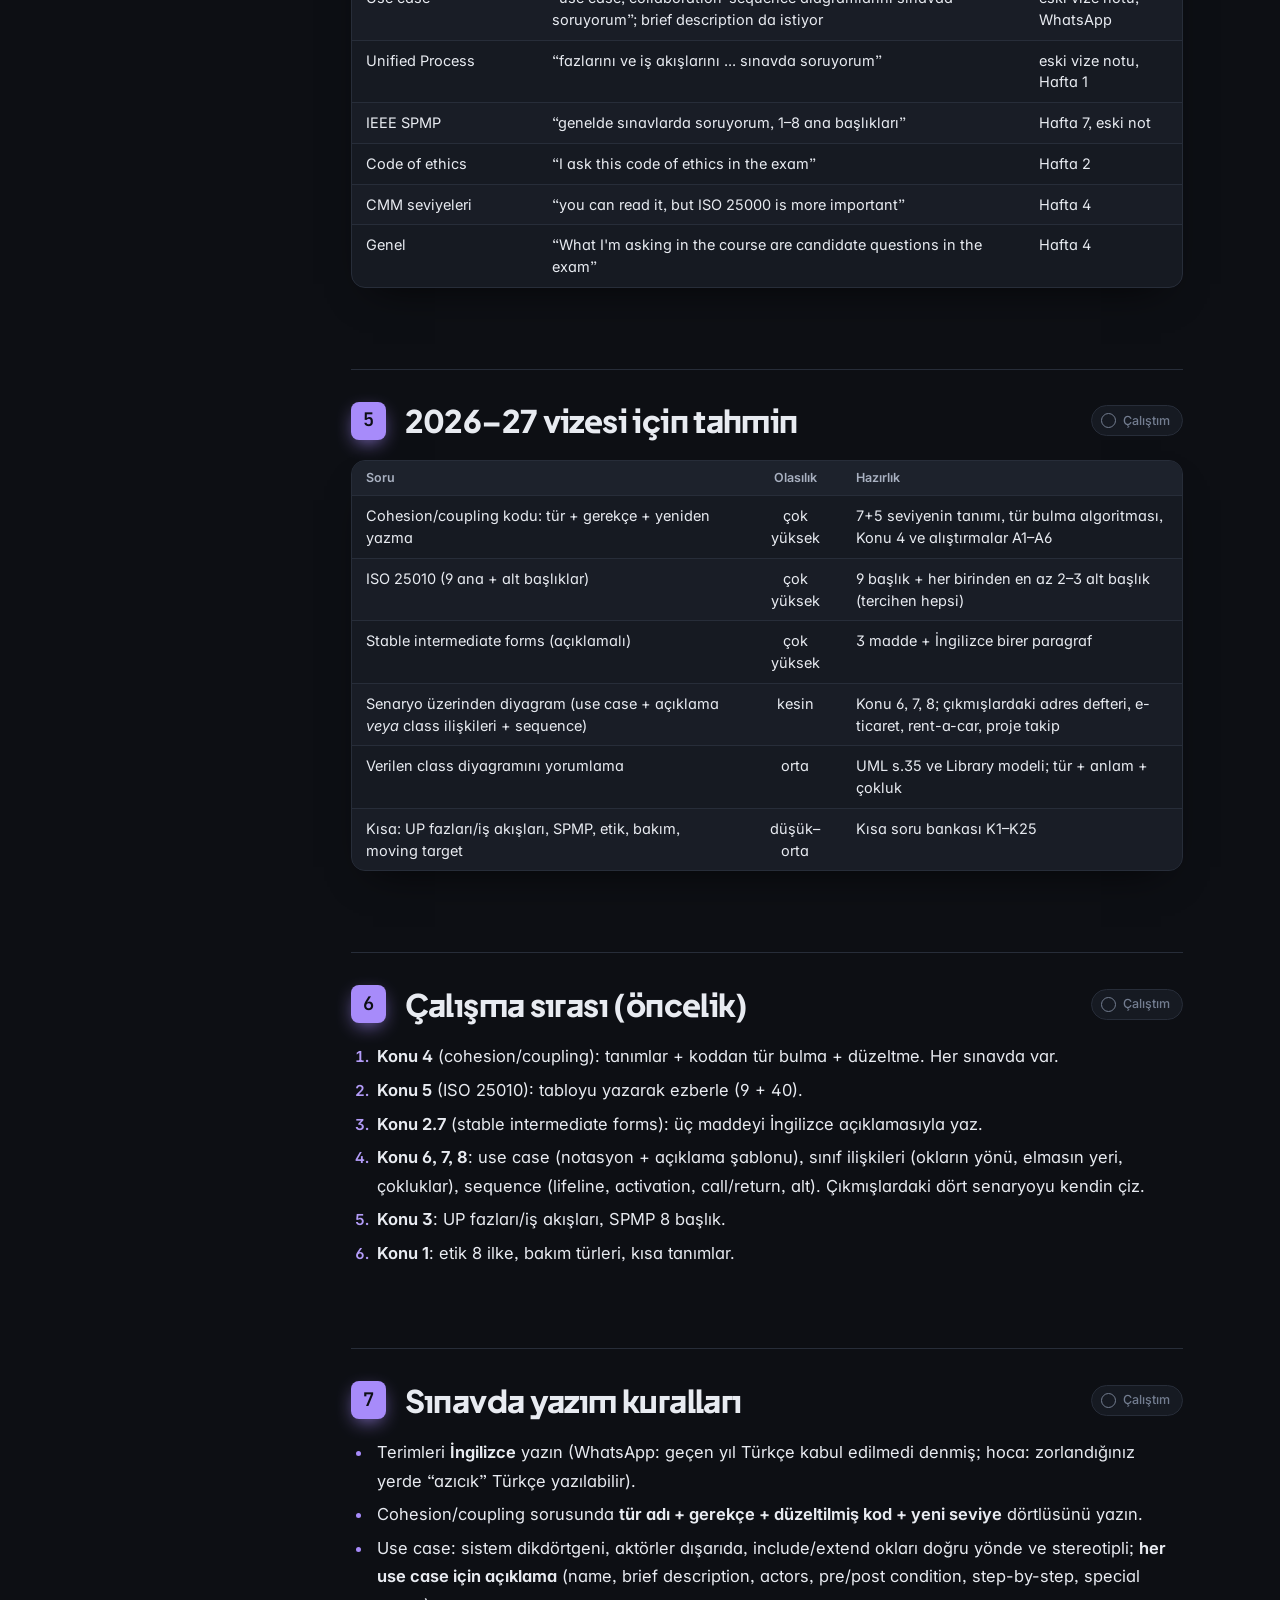
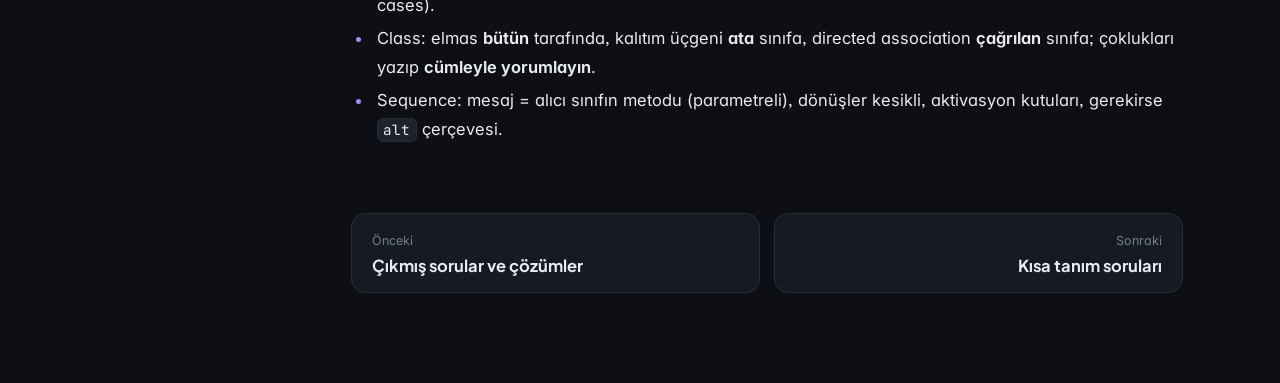
<file: html/soru-analizi.html>
<!doctype html>
<html lang="tr">
<head>
<meta charset="utf-8">
<meta name="viewport" content="width=device-width, initial-scale=1">
<title>Vize Soru Analizi ve 2026 Tahmini | OOP Vize</title>
<script>var t='dark',l='en';try{t=localStorage.getItem('oop:theme')||'dark';l=localStorage.getItem('oop:lang')||'en';}catch(e){}document.documentElement.dataset.theme=t;document.documentElement.dataset.lang=l;try{if(localStorage.getItem('oop:toc')==='hidden')document.documentElement.classList.add('toc-hidden');}catch(e){}</script>
<link rel="preconnect" href="https://fonts.googleapis.com"><link rel="preconnect" href="https://fonts.gstatic.com" crossorigin><link href="https://fonts.googleapis.com/css2?family=Inter:ital,opsz,wght@0,14..32,400;0,14..32,500;0,14..32,600;0,14..32,700;1,14..32,400&family=Plus+Jakarta+Sans:wght@600;700;800&family=JetBrains+Mono:wght@400;500;600&display=swap" rel="stylesheet">
<link rel="stylesheet" href="assets/katex/katex.min.css">
<link rel="stylesheet" href="assets/style.css?v=b61c9efa">

</head>
<body class="doc g-sinav" data-page="soru-analizi" data-group="sinav" data-unit="h2" data-title="Soru analizi" style="--accent:#A78BFA">
<div class="readbar"><span></span></div>
<header class="topbar">
  <button class="tb-btn menu" id="menuBtn" type="button" aria-label="İçindekileri aç / kapat" title="İçindekileri aç / kapat"><span class="ic ic-menu"></span></button>
  <a class="brand" href="../index.html"><span class="brand-dot"></span>OOP Vize</a>
  <span class="crumb">Soru analizi</span>
  <div class="tb-actions">
    <a class="tb-btn" href="kartlar.html" title="Bu konunun flashcard destesi"><span class="ic ic-cards"></span><span class="lbl">Kartlar</span></a>
    <button class="tb-btn sbtn" id="searchBtn" type="button"><span class="ic ic-search"></span><span class="lbl">Ara</span><kbd>Ctrl K</kbd></button>
    
    
    <button class="tb-btn" id="themeBtn" type="button" aria-label="Tema değiştir"><span class="ic ic-theme"></span></button>
  </div>
</header>
<div class="layout">
  <aside class="toc" id="toc">
    <div class="toc-head">
      <div class="toc-top"><span>İçindekiler</span><button class="toc-hide" id="tocHide" type="button" title="İçindekileri gizle" aria-label="İçindekileri gizle"><svg viewBox="0 0 24 24" width="16" height="16" aria-hidden="true"><path d="M11 17l-5-5 5-5M18 17l-5-5 5-5" fill="none" stroke="currentColor" stroke-width="2" stroke-linecap="round" stroke-linejoin="round"/></svg></button></div>
      <span class="toc-prog"><b id="pgDone">0</b>/<b id="pgAll">7</b> bölüm çalışıldı</span>
      <span class="meter"><i id="pgBar"></i></span>
    </div>
    <nav><ol class="toc-l"><li class="t2"><a href="#elimizdeki-vize-sinavlari"><span class="tn">1</span><span>Elimizdeki vize sınavları</span></a></li><li class="t2"><a href="#hangi-konu-kac-sinavda-cikti"><span class="tn">2</span><span>Hangi konu kaç sınavda çıktı?</span></a></li><li class="t2"><a href="#puan-dagilimi-2025-26"><span class="tn">3</span><span>Puan dağılımı (2025–26)</span></a></li><li class="t2"><a href="#hocanin-sorarim-dedigi-yerler"><span class="tn">4</span><span>Hocanın “sorarım” dediği yerler</span></a></li><li class="t2"><a href="#2026-27-vizesi-icin-tahmin"><span class="tn">5</span><span>2026–27 vizesi için tahmin</span></a></li><li class="t2"><a href="#calisma-sirasi-oncelik"><span class="tn">6</span><span>Çalışma sırası (öncelik)</span></a></li><li class="t2"><a href="#sinavda-yazim-kurallari"><span class="tn">7</span><span>Sınavda yazım kuralları</span></a></li></ol></nav>
  </aside>
  <main class="content" id="content">
    <header class="doc-hero">
      <p class="kicker">Soru analizi</p>
      <h1><span class="fs-l">Vize Soru Analizi ve 2026 Tahmini</span></h1>
      <p class="byline">Çıkmış sorular, ders videoları ve WhatsApp grubundaki hoca beyanları</p>
      <ul class="chips"><li>7 bölüm</li></ul>
    </header>
    <article class="prose">
<h2 id="elimizdeki-vize-sinavlari" class="h"><span class="num">1</span><span class="ht">Elimizdeki vize sınavları</span></h2>
<div class="center"><div class="tbl-wrap"><table class="tbl"><thead><tr><th>Sınav</th><th>Kaynak</th><th>Sorular</th></tr></thead><tbody><tr><td>2014–15 Vize I</td><td>kâğıt fotoğrafı</td><td>UP (fazlar + iş akışları) 15; IEEE SPMP başlıkları 15; cohesion &amp; coupling 15; singleton 15; proje takip sistemi: use case, sınıflar (entity/boundary/control), sınıf tasarımı, collaboration/sequence 40</td></tr><tr><td>Online dönem (2020–21)</td><td>test docx</td><td>10 soru / 40 dk: logical cohesion, stamp coupling, UP fazı olmayan, bakım türleri, robust mimari, modern bakım, ayrı faz olmayan, ISO 25010 olmayan</td></tr><tr><td>Yılı belirsiz</td><td>sınav fotoğrafı</td><td>Library domain model: 6 numaralı ilişkinin türü ve anlamı (5'er puan)</td></tr><tr><td>Yılı belirsiz</td><td>docx + görsel</td><td>“OOP 1.) SORU”: altı sınıf ilişkisi türünün açıklaması ve gösterimi</td></tr><tr><td>Yılı belirsiz</td><td>docx (Çıkmışlar/OOP)</td><td>Adres defteri senaryosu: use case'ler ve açıklamaları</td></tr><tr><td>2024–25 Güz</td><td>öğrenci aktarımı</td><td>Stable intermediate forms 15; ISO 25010 tablosu (komple); e-ticaret use case (ayrıntılı); cohesion/coupling kodu: tür + düzeltme</td></tr><tr><td>2025–26 Güz</td><td>öğrenci aktarımı</td><td>ISO 25010 18; stable intermediate forms; cohesion/coupling kodu (kdvekle_indirimuygula) + düzeltme; rent-a-car sınıf ilişkileri; rent-a-car sequence 24</td></tr></tbody></table></div></div>
<h2 id="hangi-konu-kac-sinavda-cikti" class="h"><span class="num">2</span><span class="ht">Hangi konu kaç sınavda çıktı?</span></h2>
<div class="center"><figure class="chart chart-h c-ana"><div class="bars"><div class="bar-row"><span class="bar-l">Cohesion ve coupling</span><span class="bar-t"><span class="bar" style="--v:0.5714"></span><span class="bar-v">4</span></span></div><div class="bar-row"><span class="bar-l">Sınıf ilişkileri / class diyagramı</span><span class="bar-t"><span class="bar" style="--v:0.5714"></span><span class="bar-v">4</span></span></div><div class="bar-row"><span class="bar-l">ISO 25010</span><span class="bar-t"><span class="bar" style="--v:0.4286"></span><span class="bar-v">3</span></span></div><div class="bar-row"><span class="bar-l">Stable intermediate forms</span><span class="bar-t"><span class="bar" style="--v:0.2857"></span><span class="bar-v">2</span></span></div><div class="bar-row"><span class="bar-l">Sequence / collaboration</span><span class="bar-t"><span class="bar" style="--v:0.2857"></span><span class="bar-v">2</span></span></div><div class="bar-row"><span class="bar-l">Use case diyagramı</span><span class="bar-t"><span class="bar" style="--v:0.4286"></span><span class="bar-v">3</span></span></div><div class="bar-row"><span class="bar-l">Unified Process</span><span class="bar-t"><span class="bar" style="--v:0.2857"></span><span class="bar-v">2</span></span></div><div class="bar-row"><span class="bar-l">IEEE SPMP</span><span class="bar-t"><span class="bar" style="--v:0.1429"></span><span class="bar-v">1</span></span></div><div class="bar-row"><span class="bar-l">Bakım türleri</span><span class="bar-t"><span class="bar" style="--v:0.1429"></span><span class="bar-v">1</span></span></div><div class="bar-row"><span class="bar-l">Etik - code of ethics</span><span class="bar-t"><span class="bar" style="--v:0.0000"></span><span class="bar-v">0</span></span></div></div><figcaption>Çıktığı sınav sayısı (7 sınav içinde)</figcaption></figure></div>
<section class="box box-bilgi"><div class="box-h"><i class="shape s-islem"></i><span class="bt">Yorum</span></div><div class="box-b"><ul class="l"><li><strong>Cohesion/coupling ve sınıf ilişkileri en sık çıkan iki konu</strong>; cohesion/coupling tam sınav kâğıdı bilinen her vizede var (2014'te tanım + liste, test sınavında koddan tür, son iki yılda koddan tür + yeniden yazma).</li><li><strong>Son iki yılın iskeleti aynı:</strong> stable intermediate forms + ISO 25010 + cohesion/coupling kodu + bir senaryo üzerinden diyagram (2024: use case; 2025: class ilişkileri + sequence).</li><li><strong>Diyagram sorusu her yıl farklı türde:</strong> 2014 use case + class + sequence; 2024 use case; 2025 class + sequence. 2026'da use case dönüşü ya da class + sequence birlikte beklenebilir.</li><li><strong>Etik</strong> hiç çıkmadı ama hoca videoda <q class="alinti">I ask this code of ethics in the exam</q> dedi; WhatsApp'ta da “bazen soruyor” notu var.</li></ul></div></section>
<h2 id="puan-dagilimi-2025-26" class="h"><span class="num">3</span><span class="ht">Puan dağılımı (2025–26)</span></h2>
<p>Bilinen: ISO 25010 = <strong>18</strong> puan (ana başlık 1, alt başlık 0,5), sequence = <strong>24</strong> puan. Kalan 58 puan stable intermediate forms, cohesion/coupling ve sınıf ilişkileri soruları arasında. 2024–25'te stable intermediate forms 15 puandı. 2014'te sorular 15'er, senaryo sorusu 40 puandı.</p>
<div class="center"><figure class="chart chart-v c-vurgu"><div class="bars"><div class="bar-row"><span class="bar-l">ISO 25010</span><span class="bar-t"><span class="bar" style="--v:0.6000"></span><span class="bar-v">18</span></span></div><div class="bar-row"><span class="bar-l">Sequence</span><span class="bar-t"><span class="bar" style="--v:0.8000"></span><span class="bar-v">24</span></span></div><div class="bar-row"><span class="bar-l">Stable forms 2024</span><span class="bar-t"><span class="bar" style="--v:0.5000"></span><span class="bar-v">15</span></span></div></div><figcaption>Puan</figcaption></figure></div>
<h2 id="hocanin-sorarim-dedigi-yerler" class="h"><span class="num">4</span><span class="ht">Hocanın “sorarım” dediği yerler</span></h2>
<div class="center"><div class="tbl-wrap"><table class="tbl"><thead><tr><th>Konu</th><th>Hocanın sözü</th><th>Kaynak</th></tr></thead><tbody><tr><td>Stable intermediate forms</td><td>“sorarım”, “açıklamalarını isterim”</td><td>WhatsApp 2025</td></tr><tr><td>ISO 25010</td><td>“I will ask in the exam ... learn all these characteristics”; 2025: “ikişer başlık bilseniz yeter”, açıklama istemez</td><td>Hafta 4, WhatsApp</td></tr><tr><td>Cohesion/coupling</td><td>“kodu verip hangi türde cohesion ya da coupling olduğunu sorarım”; başka seviyeye dönüştürme isteyebilir</td><td>WhatsApp 2025</td></tr><tr><td>Class diyagramı</td><td>“klas diagramını verip ilişkileri ve sayıları yorumlamanızı istiyordum”; UML s.35 “detaylı isterim”</td><td>Hafta 9, WhatsApp</td></tr><tr><td>Sequence diyagramı</td><td>“bizim oluşturmamızı isteyebilir”; oklardaki çağrı okun ucundaki sınıfın metodu olmalı</td><td>WhatsApp 2025</td></tr><tr><td>Use case</td><td>“use case, collaboration-sequence diagramlarını sınavda soruyorum”; brief description da istiyor</td><td>eski vize notu, WhatsApp</td></tr><tr><td>Unified Process</td><td>“fazlarını ve iş akışlarını ... sınavda soruyorum”</td><td>eski vize notu, Hafta 1</td></tr><tr><td>IEEE SPMP</td><td>“genelde sınavlarda soruyorum, 1–8 ana başlıkları”</td><td>Hafta 7, eski not</td></tr><tr><td>Code of ethics</td><td>“I ask this code of ethics in the exam”</td><td>Hafta 2</td></tr><tr><td>CMM seviyeleri</td><td>“you can read it, but ISO 25000 is more important”</td><td>Hafta 4</td></tr><tr><td>Genel</td><td>“What I'm asking in the course are candidate questions in the exam”</td><td>Hafta 4</td></tr></tbody></table></div></div>
<h2 id="2026-27-vizesi-icin-tahmin" class="h"><span class="num">5</span><span class="ht">2026–27 vizesi için tahmin</span></h2>
<div class="center"><div class="tbl-wrap"><table class="tbl"><thead><tr><th>Soru</th><th class="ac">Olasılık</th><th>Hazırlık</th></tr></thead><tbody><tr><td>Cohesion/coupling kodu: tür + gerekçe + yeniden yazma</td><td class="ac">çok yüksek</td><td>7+5 seviyenin tanımı, tür bulma algoritması, Konu 4 ve alıştırmalar A1–A6</td></tr><tr><td>ISO 25010 (9 ana + alt başlıklar)</td><td class="ac">çok yüksek</td><td>9 başlık + her birinden en az 2–3 alt başlık (tercihen hepsi)</td></tr><tr><td>Stable intermediate forms (açıklamalı)</td><td class="ac">çok yüksek</td><td>3 madde + İngilizce birer paragraf</td></tr><tr><td>Senaryo üzerinden diyagram (use case + açıklama <em>veya</em> class ilişkileri + sequence)</td><td class="ac">kesin</td><td>Konu 6, 7, 8; çıkmışlardaki adres defteri, e-ticaret, rent-a-car, proje takip</td></tr><tr><td>Verilen class diyagramını yorumlama</td><td class="ac">orta</td><td>UML s.35 ve Library modeli; tür + anlam + çokluk</td></tr><tr><td>Kısa: UP fazları/iş akışları, SPMP, etik, bakım, moving target</td><td class="ac">düşük–orta</td><td>Kısa soru bankası K1–K25</td></tr></tbody></table></div></div>
<h2 id="calisma-sirasi-oncelik" class="h"><span class="num">6</span><span class="ht">Çalışma sırası (öncelik)</span></h2>
<ol class="l"><li><strong>Konu 4</strong> (cohesion/coupling): tanımlar + koddan tür bulma + düzeltme. Her sınavda var.</li><li><strong>Konu 5</strong> (ISO 25010): tabloyu yazarak ezberle (9 + 40).</li><li><strong>Konu 2.7</strong> (stable intermediate forms): üç maddeyi İngilizce açıklamasıyla yaz.</li><li><strong>Konu 6, 7, 8</strong>: use case (notasyon + açıklama şablonu), sınıf ilişkileri (okların yönü, elmasın yeri, çokluklar), sequence (lifeline, activation, call/return, alt). Çıkmışlardaki dört senaryoyu kendin çiz.</li><li><strong>Konu 3</strong>: UP fazları/iş akışları, SPMP 8 başlık.</li><li><strong>Konu 1</strong>: etik 8 ilke, bakım türleri, kısa tanımlar.</li></ol>
<h2 id="sinavda-yazim-kurallari" class="h"><span class="num">7</span><span class="ht">Sınavda yazım kuralları</span></h2>
<ul class="l"><li>Terimleri <strong>İngilizce</strong> yazın (WhatsApp: geçen yıl Türkçe kabul edilmedi denmiş; hoca: zorlandığınız yerde “azıcık” Türkçe yazılabilir).</li><li>Cohesion/coupling sorusunda <strong>tür adı + gerekçe + düzeltilmiş kod + yeni seviye</strong> dörtlüsünü yazın.</li><li>Use case: sistem dikdörtgeni, aktörler dışarıda, include/extend okları doğru yönde ve stereotipli; <strong>her use case için açıklama</strong> (name, brief description, actors, pre/post condition, step-by-step, special cases).</li><li>Class: elmas <strong>bütün</strong> tarafında, kalıtım üçgeni <strong>ata</strong> sınıfa, directed association <strong>çağrılan</strong> sınıfa; çoklukları yazıp <strong>cümleyle yorumlayın</strong>.</li><li>Sequence: mesaj = alıcı sınıfın metodu (parametreli), dönüşler kesikli, aktivasyon kutuları, gerekirse <code class="tt">alt</code> çerçevesi.</li></ul>
    </article>
    <nav class="pager"><a class="pg prev" href="cikmis-sorular.html"><small>Önceki</small><span>Çıkmış sorular ve çözümler</span></a><a class="pg next" href="kisa-tanimlar.html"><small>Sonraki</small><span>Kısa tanım soruları</span></a></nav>
  </main>
</div>
<div class="lightbox" id="lightbox" hidden>
  <div class="lb-bar"><button type="button" data-z="-1" aria-label="Uzaklaştır">−</button><button type="button" data-z="0">Sığdır</button><button type="button" data-z="1" aria-label="Yakınlaştır">+</button><button type="button" data-z="x" aria-label="Kapat">✕</button></div>
  <div class="lb-stage"><div class="lb-frame"><img alt=""></div></div>
</div>
<div class="search" id="search" hidden>
  <div class="search-panel" role="dialog" aria-label="Arama">
    <input type="search" id="searchIn" placeholder="Konu ya da terim ara (ör. stamp coupling, inception, SPMP)" autocomplete="off">
    <ol id="searchOut"></ol>
    <p class="search-hint">Yukarı/aşağı ok ile seç, Enter ile git, Esc ile kapat.</p>
  </div>
</div>
<script src="assets/search-index.js?v=814b0bdf"></script>
<script src="assets/app.js?v=c35fbe9f"></script>

</body>
</html>
</file>
<file: html/assets/style.css>
/* BZ205 Vize Hazırlık: varsayılan karanlık tema, her sayfa kendi vurgu rengini (--accent) taşır.
   Kutu renkleri hocanın akış sembollerinden: soru = giriş (sarı), çözüm = başla (yeşil),
   hoca = ekran (turuncu), dikkat = karar (kırmızı), bilgi = işlem (mavi). */
:root, :root[data-theme="dark"] {
  --bg: #0D0F14;
  --bg-2: #11141B;
  --surface: #161A22;
  --surface-2: #1D222C;
  --surface-3: #252B37;
  --border: #272D39;
  --border-2: #353C4A;
  --text: #E8EBF1;
  --text-2: #A9B1C1;
  --text-3: #737D90;
  --green: #34D399;
  --red: #F87171;
  --amber: #FBBF24;
  --blue: #60A5FA;
  --orange: #FB923C;
  --violet: #A78BFA;
  --pink: #F472B6;
  --tint: 14%;
  --k-ana: #8AB4FF; --k-vurgu: #FF8A80; --k-yesil: #6EE7A8; --k-turuncu: #FDBA74; --k-gri: #A9B1C1;
  --code-bg: #0F1218;
  --shadow: 0 1px 0 rgba(255,255,255,.03) inset, 0 18px 40px -22px rgba(0,0,0,.8);
  --glow: .22;
  --gfx-filter: invert(.9) hue-rotate(180deg) saturate(1.5) brightness(1.08);
  --gfx-bg: #12161D;
  color-scheme: dark;
}
:root[data-theme="light"] {
  --bg: #F6F7FA;
  --bg-2: #EEF0F5;
  --surface: #FFFFFF;
  --surface-2: #F3F5F9;
  --surface-3: #E8EBF2;
  --border: #E2E6EE;
  --border-2: #CDD3DF;
  --text: #121620;
  --text-2: #4B5468;
  --text-3: #7C8598;
  --green: #059669;
  --red: #DC2626;
  --amber: #D97706;
  --blue: #2563EB;
  --orange: #EA580C;
  --violet: #7C3AED;
  --pink: #DB2777;
  --tint: 10%;
  --k-ana: #1D4ED8; --k-vurgu: #C81E1E; --k-yesil: #15803D; --k-turuncu: #C2410C; --k-gri: #4B5468;
  --code-bg: #F7F8FB;
  --shadow: 0 1px 2px rgba(16,24,40,.04), 0 12px 30px -18px rgba(16,24,40,.22);
  --glow: .16;
  --gfx-filter: none;
  --gfx-bg: #FFFFFF;
  color-scheme: light;
}
:root {
  --accent: #818CF8;
  --accent-text: color-mix(in srgb, var(--accent) 82%, var(--text));
  --f-head: "Plus Jakarta Sans", "Inter", system-ui, sans-serif;
  --f-body: "Inter", system-ui, -apple-system, "Segoe UI", sans-serif;
  --f-ui: var(--f-body);
  --f-mono: "JetBrains Mono", ui-monospace, "Cascadia Code", monospace;
  --topbar: 60px;
  --r: 14px;
}
:root[data-theme="light"] body { --accent-text: color-mix(in srgb, var(--accent) 62%, #000); }
body { --accent-text: color-mix(in srgb, var(--accent) 82%, var(--text)); }

*, *::before, *::after { box-sizing: border-box; }
html { scroll-padding-top: calc(var(--topbar) + 24px); -webkit-text-size-adjust: 100%; }
body {
  margin: 0; background: var(--bg); color: var(--text);
  font: 400 16.5px/1.72 var(--f-body);
  font-feature-settings: "cv11", "ss01", "ss03";
  -webkit-font-smoothing: antialiased; -moz-osx-font-smoothing: grayscale;
}
a { color: var(--accent-text); text-underline-offset: 3px; }
::selection { background: color-mix(in srgb, var(--accent) 35%, transparent); }
:focus-visible { outline: 2px solid var(--accent); outline-offset: 2px; border-radius: 6px; }
button { font: inherit; color: inherit; }
[hidden] { display: none !important; }
* { scrollbar-width: thin; scrollbar-color: var(--surface-3) transparent; }
@media (prefers-reduced-motion: reduce) { *, *::before, *::after { animation: none !important; transition: none !important; scroll-behavior: auto !important; } }

/* ------------------------------------------------ üst çubuk */
.readbar { position: fixed; inset: 0 0 auto 0; height: 3px; z-index: 60; pointer-events: none; }
.readbar span { display: block; height: 100%; width: 0; background: linear-gradient(90deg, var(--accent), color-mix(in srgb, var(--accent) 40%, var(--pink))); box-shadow: 0 0 12px var(--accent); }
.topbar {
  position: sticky; top: 0; z-index: 50; height: var(--topbar);
  display: flex; align-items: center; gap: 14px; padding: 0 20px;
  background: color-mix(in srgb, var(--bg) 78%, transparent);
  backdrop-filter: blur(14px) saturate(1.5); -webkit-backdrop-filter: blur(14px) saturate(1.5);
  border-bottom: 1px solid var(--border);
}
.brand { display: inline-flex; align-items: center; gap: 10px; font: 800 16.5px/1 var(--f-head); color: var(--text); text-decoration: none; letter-spacing: -.01em; white-space: nowrap; }
.brand-dot {
  width: 26px; height: 26px; border-radius: 8px; flex: none;
  background: conic-gradient(from 210deg, #60A5FA, #A78BFA, #F472B6, #FBBF24, #34D399, #60A5FA);
  -webkit-mask: radial-gradient(circle at 50% 50%, transparent 4.5px, #000 5px); mask: radial-gradient(circle at 50% 50%, transparent 4.5px, #000 5px);
}
.crumb { color: var(--text-3); font-size: 14.5px; font-weight: 500; white-space: nowrap; overflow: hidden; text-overflow: ellipsis; min-width: 0; display: inline-flex; align-items: center; gap: 10px; }
.crumb::before { content: ""; width: 7px; height: 7px; border-radius: 50%; background: var(--accent); box-shadow: 0 0 10px var(--accent); flex: none; }
.tb-actions { margin-left: auto; display: flex; gap: 8px; align-items: center; }
.tb-btn {
  display: inline-flex; align-items: center; gap: 8px; height: 38px; padding: 0 12px;
  border: 1px solid var(--border); border-radius: 11px; background: var(--surface); cursor: pointer; font-size: 14px; font-weight: 500; color: var(--text-2);
  transition: border-color .15s, color .15s, background .15s;
}
.tb-btn:hover { border-color: var(--border-2); color: var(--text); background: var(--surface-2); }
.tb-btn kbd { font: 500 11px/1 var(--f-mono); padding: 4px 6px; border-radius: 6px; background: var(--surface-3); color: var(--text-3); }
.tb-btn[aria-pressed="true"] { background: color-mix(in srgb, var(--amber) var(--tint), var(--surface)); border-color: color-mix(in srgb, var(--amber) 55%, transparent); color: var(--text); }
.tb-btn.menu { display: none; }
.ic { width: 18px; height: 18px; display: inline-block; background: currentColor; -webkit-mask: var(--m) center/contain no-repeat; mask: var(--m) center/contain no-repeat; flex: none; }
.ic-search { --m: url("data:image/svg+xml,%3Csvg xmlns='http://www.w3.org/2000/svg' viewBox='0 0 24 24' fill='none' stroke='black' stroke-width='2.2' stroke-linecap='round'%3E%3Ccircle cx='11' cy='11' r='7'/%3E%3Cpath d='m20 20-3.5-3.5'/%3E%3C/svg%3E"); }
.ic-theme { --m: url("data:image/svg+xml,%3Csvg xmlns='http://www.w3.org/2000/svg' viewBox='0 0 24 24' fill='none' stroke='black' stroke-width='2' stroke-linecap='round'%3E%3Cpath d='M20 14.5A8 8 0 0 1 9.5 4a8 8 0 1 0 10.5 10.5z'/%3E%3C/svg%3E"); }
.ic-eye { --m: url("data:image/svg+xml,%3Csvg xmlns='http://www.w3.org/2000/svg' viewBox='0 0 24 24' fill='none' stroke='black' stroke-width='2' stroke-linejoin='round'%3E%3Cpath d='M2 12s3.6-7 10-7 10 7 10 7-3.6 7-10 7S2 12 2 12z'/%3E%3Ccircle cx='12' cy='12' r='3'/%3E%3C/svg%3E"); }
.ic-cards { --m: url("data:image/svg+xml,%3Csvg xmlns='http://www.w3.org/2000/svg' viewBox='0 0 24 24' fill='none' stroke='black' stroke-width='2' stroke-linejoin='round'%3E%3Crect x='7' y='3' width='13' height='16' rx='2.5'/%3E%3Cpath d='M4 7.5v10A3.5 3.5 0 0 0 7.5 21H15'/%3E%3C/svg%3E"); }
.ic-menu { --m: url("data:image/svg+xml,%3Csvg xmlns='http://www.w3.org/2000/svg' viewBox='0 0 24 24' fill='none' stroke='black' stroke-width='2.2' stroke-linecap='round'%3E%3Cpath d='M4 7h16M4 12h16M4 17h10'/%3E%3C/svg%3E"); }

/* ------------------------------------------------ yerleşim */
.layout { display: grid; grid-template-columns: 300px minmax(0, 1fr); max-width: 1360px; margin: 0 auto; }
.toc {
  position: sticky; top: var(--topbar); align-self: start; height: calc(100vh - var(--topbar));
  overflow: auto; padding: 28px 14px 40px 20px;
}
.toc-head { display: grid; gap: 8px; padding: 14px; margin-bottom: 14px; border-radius: var(--r); background: var(--surface); border: 1px solid var(--border); }
.toc-top { display: flex; align-items: center; justify-content: space-between; gap: 8px; }
.toc-top > span { font: 700 14px/1.2 var(--f-head); color: var(--text); }
.toc-hide { display: inline-grid; place-items: center; width: 28px; height: 28px; margin: -6px -6px -6px 0; padding: 0; border: 1px solid transparent; border-radius: 8px; background: none; color: var(--text-3); cursor: pointer; transition: color .15s, background .15s, border-color .15s; }
.toc-hide:hover { color: var(--text); background: var(--surface-2); border-color: var(--border); }
.toc-prog { font-size: 12.5px; color: var(--text-3); }
.toc-prog b { color: var(--green); font-weight: 600; }
.meter { display: block; height: 6px; border-radius: 6px; background: var(--surface-3); overflow: hidden; }
.meter i { display: block; height: 100%; width: 0; background: linear-gradient(90deg, var(--green), #6EE7B7); border-radius: inherit; transition: width .45s ease; }
.toc ol { list-style: none; margin: 0; padding: 0; }
.toc a { display: flex; gap: 10px; padding: 6px 10px; border-radius: 9px; text-decoration: none; color: var(--text-2); font-size: 14px; line-height: 1.4; transition: background .12s, color .12s; }
.toc a:hover { background: var(--surface); color: var(--text); }
.toc .tn { flex: none; min-width: 2em; font: 500 12px/1.75 var(--f-mono); color: var(--text-3); }
.toc .t2 > a { font-weight: 600; color: var(--text); margin-top: 4px; }
.toc-s { margin: 2px 0 6px 14px !important; border-left: 1px solid var(--border); padding-left: 6px !important; }
.toc .t3 a { font-size: 13.5px; }
.toc .t4 a { font-size: 12.8px; padding: 4px 10px 4px 22px; color: var(--text-3); }
.toc .t4 .tn:empty { display: none; }
.toc .t4 a:hover { color: var(--text); }
.toc a.active { background: color-mix(in srgb, var(--accent) var(--tint), transparent); color: var(--text); box-shadow: inset 2px 0 0 var(--accent); }
.toc a.active .tn { color: var(--accent-text); }
.toc a.done::after { content: "✓"; margin-left: auto; flex: none; font-size: 12px; font-weight: 700; color: var(--green); }

.content { padding: 0 clamp(18px, 4vw, 60px) 90px; min-width: 0; overflow-x: clip; }
.doc-hero { max-width: 52rem; padding: 64px 0 34px; margin-bottom: 10px; position: relative; isolation: isolate; }
.doc-hero::before {
  content: ""; position: absolute; z-index: -1; inset: -40px -40% 0 -30%; pointer-events: none;
  background:
    radial-gradient(420px 220px at 12% 30%, color-mix(in srgb, var(--accent) calc(var(--glow) * 100%), transparent), transparent 70%),
    radial-gradient(380px 200px at 62% 10%, color-mix(in srgb, var(--pink) calc(var(--glow) * 60%), transparent), transparent 70%);
  filter: blur(8px);
}
.kicker {
  display: inline-flex; align-items: center; gap: 8px; margin: 0 0 16px; padding: 5px 12px 5px 10px;
  font: 600 13px/1 var(--f-body); color: var(--accent-text); border-radius: 999px;
  background: color-mix(in srgb, var(--accent) var(--tint), transparent); border: 1px solid color-mix(in srgb, var(--accent) 35%, transparent);
}
.kicker::before { content: ""; width: 6px; height: 6px; border-radius: 50%; background: var(--accent); box-shadow: 0 0 8px var(--accent); }
.doc-hero h1 {
  margin: 0; font: 800 clamp(2.1rem, 4.8vw, 3.4rem)/1.1 var(--f-head); letter-spacing: -.03em; text-wrap: balance;
  background: linear-gradient(105deg, var(--text) 40%, var(--accent-text) 100%); -webkit-background-clip: text; background-clip: text; color: transparent;
}
.byline { margin: 16px 0 0; color: var(--text-2); max-width: 44rem; font-size: 16px; }
.chips { display: flex; flex-wrap: wrap; gap: 8px; list-style: none; padding: 0; margin: 22px 0 0; }
.chips li { font-size: 13px; font-weight: 500; padding: 5px 12px; border: 1px solid var(--border); border-radius: 999px; background: var(--surface); color: var(--text-2); }

/* ------------------------------------------------ metin */
.prose { max-width: 52rem; }
.prose p { margin: .75em 0; }
.prose .h { font-family: var(--f-head); letter-spacing: -.02em; line-height: 1.25; position: relative; display: flex; gap: .6em; align-items: center; flex-wrap: wrap; color: var(--text); }
.prose h2.h { font-size: clamp(1.5rem, 2.8vw, 1.95rem); font-weight: 800; margin: 2.6em 0 .6em; padding-top: 1em; border-top: 1px solid var(--border); }
.prose h3.h { font-size: 1.28rem; font-weight: 700; margin: 2.1em 0 .5em; }
.prose h4.h { font-size: 1.08rem; font-weight: 700; margin: 1.7em 0 .35em; }
.prose .h .num {
  font: 600 .6em/1 var(--f-mono); color: var(--accent-text); padding: .45em .6em; border-radius: 8px;
  background: color-mix(in srgb, var(--accent) var(--tint), transparent); border: 1px solid color-mix(in srgb, var(--accent) 40%, transparent);
}
.prose h2.h .num { color: #0D0F14; background: var(--accent); border-color: transparent; box-shadow: 0 6px 20px -6px var(--accent); }
.prose .h .num:empty { display: none; }
.prose .h .ht { flex: 1 1 0; min-width: 12ch; }
.prose h4.kart {
  margin-top: 2.4em; padding: 12px 16px; border-radius: var(--r);
  background: linear-gradient(90deg, color-mix(in srgb, var(--accent) var(--tint), var(--surface)), var(--surface) 70%);
  border: 1px solid var(--border); box-shadow: inset 3px 0 0 var(--accent);
}
.done-btn {
  flex: none; margin-left: auto; display: inline-flex; align-items: center; gap: 7px; cursor: pointer;
  font: 500 12.5px/1 var(--f-body); letter-spacing: 0; color: var(--text-3);
  padding: 7px 12px 7px 9px; border-radius: 999px; border: 1px solid var(--border); background: var(--surface);
  transition: color .15s, border-color .15s, background .15s;
}
.done-btn i { width: 15px; height: 15px; border-radius: 50%; border: 1.8px solid currentColor; display: grid; place-items: center; }
.done-btn:hover { color: var(--green); border-color: color-mix(in srgb, var(--green) 50%, transparent); }
.done-btn[aria-pressed="true"] { color: var(--green); border-color: color-mix(in srgb, var(--green) 50%, transparent); background: color-mix(in srgb, var(--green) var(--tint), transparent); }
.done-btn[aria-pressed="true"] i { background: var(--green); border-color: var(--green); }
.done-btn[aria-pressed="true"] i::after { content: ""; width: 4px; height: 7px; border: solid var(--bg); border-width: 0 2px 2px 0; transform: translateY(-1px) rotate(45deg); }
.prose ul.l, .prose ol.l { padding-left: 1.35em; margin: .65em 0; }
.prose li { margin: .32em 0; padding-left: .2em; }
.prose ul.l > li::marker { color: var(--accent); }
.prose ol.l > li::marker { color: var(--accent-text); font-weight: 600; font-size: .92em; }
.prose strong { font-weight: 650; color: var(--text); }
.vurg { color: var(--k-vurgu) !important; }
q.alinti { quotes: "“" "”"; font-style: italic; color: var(--text); text-decoration: underline; text-decoration-color: color-mix(in srgb, var(--orange) 55%, transparent); text-decoration-thickness: 2px; text-underline-offset: 4px; }
.zd {
  display: inline-flex; align-items: center; gap: 5px; font: 500 11.5px/1 var(--f-mono); color: var(--orange); white-space: nowrap;
  padding: 4px 8px 4px 7px; border-radius: 7px; background: color-mix(in srgb, var(--orange) var(--tint), transparent); vertical-align: 1px;
}
.zd::before { content: ""; border-left: 6px solid currentColor; border-top: 4px solid transparent; border-bottom: 4px solid transparent; }
code.tt, .tt { font-family: var(--f-mono); font-size: .86em; }
code.tt { padding: .15em .4em; border-radius: 6px; background: var(--surface-2); border: 1px solid var(--border); color: var(--text); }
.fs-s { font-size: .95em; }
.fs-l { font-size: 1.12em; }
.c-ana { color: var(--k-ana); } .c-vurgu { color: var(--k-vurgu); } .c-yesil { color: var(--k-yesil); }
.c-turuncu { color: var(--k-turuncu); } .c-gri { color: var(--k-gri); }
.center { text-align: center; }
.center .tbl-wrap, .center .code, .center .box { text-align: left; }
.mathd { overflow-x: auto; overflow-y: hidden; padding: 4px 0; }
.katex { font-size: 1.05em; }
.warn { color: var(--red); }

/* ------------------------------------------------ kutular */
.box {
  --c: var(--blue); margin: 1.4em 0; border-radius: var(--r); overflow: hidden;
  background: linear-gradient(180deg, color-mix(in srgb, var(--c) 6%, var(--surface)), var(--surface) 140px);
  border: 1px solid color-mix(in srgb, var(--c) 28%, var(--border));
  box-shadow: var(--shadow);
}
.box-h { display: flex; align-items: center; gap: 12px; padding: 12px 18px; font: 700 15px/1.35 var(--f-head); color: var(--text); border-bottom: 1px solid color-mix(in srgb, var(--c) 18%, var(--border)); }
.box-b { padding: 4px 20px 14px; }
.box-b > :first-child { margin-top: .7em; }
.box-hoca { --c: var(--orange); }
.box-dikkat { --c: var(--red); }
.box-bilgi { --c: var(--blue); }
.box-soru { --c: var(--amber); }
.box-cevap { --c: var(--green); }
.shape {
  flex: none; width: 32px; height: 32px; border-radius: 10px; display: grid; place-items: center;
  background: color-mix(in srgb, var(--c) 18%, transparent); box-shadow: inset 0 0 0 1px color-mix(in srgb, var(--c) 35%, transparent);
}
.shape::after { content: ""; width: 16px; height: 10px; border: 2px solid var(--c); background: color-mix(in srgb, var(--c) 30%, transparent); }
.s-basla::after { border-radius: 50%; }
.s-islem::after { border-radius: 2px; }
.s-giris::after { transform: skewX(-18deg); }
.s-karar::after { width: 11px; height: 11px; transform: rotate(45deg); border-radius: 2px; }
.s-ekran::after { border-radius: 0 50% 50% 0; clip-path: polygon(25% 0, 100% 0, 100% 100%, 25% 100%, 0 50%); background: var(--c); }
details.box > summary { cursor: pointer; list-style: none; user-select: none; }
details.box > summary::-webkit-details-marker { display: none; }
details.box > summary:hover { background: color-mix(in srgb, var(--c) 6%, transparent); }
.tog { margin-left: auto; font: 600 12.5px/1 var(--f-body); color: var(--green); display: inline-flex; align-items: center; gap: 7px; padding: 6px 10px; border-radius: 8px; background: color-mix(in srgb, var(--green) 10%, transparent); }
.tog::before { content: "Gizle"; }
details:not([open]) .tog::before { content: "Çözümü göster"; }
.tog::after { content: ""; width: 6px; height: 6px; border-right: 2px solid currentColor; border-bottom: 2px solid currentColor; transform: rotate(-135deg) translate(-2px, -1px); transition: transform .2s; }
details:not([open]) .tog::after { transform: rotate(45deg); }
details.box:not([open]) { border-style: dashed; box-shadow: none; }
details.box:not([open]) > summary { border-bottom: 0; }
details[open] > .box-b { animation: reveal .28s ease-out; }
.box-cozum { --c: var(--green); }
.box-cozum > .box-b { padding-top: 0; }
.box-cozum[open] > summary .tog::before { content: "Çözümü gizle"; }
.box-cozum:not([open]) > summary .tog::before { content: "Çözümü göster"; }
.box-cozum:not([open]) { background: color-mix(in srgb, var(--green) 4%, var(--surface)); }
@keyframes reveal { from { opacity: 0; transform: translateY(-4px); } }

/* ------------------------------------------------ yan yana bloklar (minipage) */
.mprow { display: flex; flex-wrap: wrap; gap: 14px 18px; align-items: flex-start; justify-content: center; margin: 1.1em 0; }
.mp { flex: 1 1 calc(var(--w) * 100% - 18px); min-width: min(210px, 100%); max-width: 100%; }
.mp > p { margin: .3em 0; }
.mp.center { text-align: center; }
.mp .gfx { margin: .4em 0; }

/* ------------------------------------------------ diyagramlar */
.gfx { margin: 1.2em 0; text-align: center; }
.gfx .zoom {
  display: inline-block; max-width: 100%; padding: 16px; border-radius: var(--r); cursor: zoom-in;
  background: var(--gfx-bg); border: 1px solid var(--border); transition: border-color .15s, box-shadow .2s;
}
.mp .gfx .zoom { padding: 10px; }
.gfx .zoom:hover { border-color: color-mix(in srgb, var(--accent) 55%, var(--border)); box-shadow: 0 0 0 4px color-mix(in srgb, var(--accent) 12%, transparent), var(--shadow); }
.gfx img { display: block; max-width: 100%; height: auto; filter: var(--gfx-filter); }
.gfx-flow .zoom { background-image: radial-gradient(color-mix(in srgb, var(--text) 7%, transparent) 1px, transparent 1.2px); background-size: 18px 18px; }

/* ------------------------------------------------ tablolar */
.tbl-wrap { margin: 1.2em 0; overflow: auto; border: 1px solid var(--border); border-radius: var(--r); background: var(--surface); box-shadow: var(--shadow); }
.tbl { width: 100%; border-collapse: collapse; font-size: 14.5px; line-height: 1.5; }
.tbl th, .tbl td { padding: 9px 14px; text-align: left; vertical-align: top; border-bottom: 1px solid var(--border); }
.tbl th { font: 600 12.5px/1.3 var(--f-body); color: var(--text-2); background: var(--surface-2); position: sticky; top: 0; z-index: 1; }
.tbl tbody tr:last-child td { border-bottom: 0; }
.tbl tbody tr:nth-child(even) td { background: color-mix(in srgb, var(--surface-2) 45%, transparent); }
.tbl tbody tr:hover td { background: color-mix(in srgb, var(--accent) 8%, transparent); }
.tbl .ac { text-align: center; } .tbl .ar { text-align: right; }
.tbl-wrap:has(.long) { max-height: 72vh; }
.tbl td .gfx { margin: .2em 0; }
.steps-bar { display: flex; flex-wrap: wrap; gap: 8px; align-items: center; margin: 1.2em 0 -.5em; font-size: 13.5px; color: var(--text-2); }
.steps-bar > span { display: inline-flex; gap: 8px; align-items: center; }
.steps-bar button { border: 1px solid var(--border); background: var(--surface); border-radius: 9px; padding: 6px 12px; cursor: pointer; font-weight: 500; transition: border-color .15s, background .15s; }
.steps-bar button:hover { border-color: var(--border-2); background: var(--surface-2); }
.steps-bar [data-a="start"] { color: var(--accent-text); border-color: color-mix(in srgb, var(--accent) 40%, transparent); background: color-mix(in srgb, var(--accent) var(--tint), transparent); }
.steps-bar [data-a="start"]::before { content: "▶ "; font-size: .8em; }
.steps-bar output { font: 500 13px var(--f-mono); color: var(--text); padding: 0 4px; }
.tbl.stepping tbody tr.future { display: none; }
.tbl.stepping tbody tr.now td { background: color-mix(in srgb, var(--amber) 16%, transparent); }

/* ------------------------------------------------ kod */
.code { position: relative; margin: 1.1em 0; border: 1px solid var(--border); border-radius: var(--r); background: var(--code-bg); }
.code pre { margin: 0; padding: 16px 18px; overflow: auto; font: 400 13.8px/1.65 var(--f-mono); tab-size: 2; color: var(--text); }
.code .copy { position: absolute; top: 8px; right: 8px; font-size: 12px; font-weight: 500; padding: 4px 10px; border-radius: 8px; border: 1px solid var(--border); background: var(--surface-2); color: var(--text-2); cursor: pointer; opacity: 0; transition: opacity .15s; }
.code:hover .copy, .code .copy:focus-visible { opacity: 1; }
.k-k { color: var(--violet); font-weight: 500; } .k-c { color: var(--text-3); font-style: italic; } .k-s { color: var(--green); } .k-n { color: var(--orange); }

/* ------------------------------------------------ grafikler */
.chart { margin: 1.4em 0; padding: 20px 22px 16px; border: 1px solid var(--border); border-radius: var(--r); background: var(--surface); box-shadow: var(--shadow); --bc: var(--blue); }
.chart.c-vurgu { --bc: var(--pink); } .chart.c-yesil { --bc: var(--green); } .chart.c-ana { --bc: var(--blue); }
.chart figcaption { margin-top: 12px; font-size: 13px; color: var(--text-3); }
.chart-h .bars { display: grid; gap: 9px; }
.chart-h .bar-row { display: grid; grid-template-columns: minmax(110px, 36%) 1fr; gap: 14px; align-items: center; font-size: 14px; }
.chart-h .bar-l { text-align: right; color: var(--text-2); line-height: 1.25; }
.bar-t { position: relative; display: flex; align-items: center; gap: 10px; height: 26px; }
.bar { background: linear-gradient(90deg, color-mix(in srgb, var(--bc) 60%, transparent), var(--bc)); box-shadow: 0 0 18px -6px var(--bc); }
.chart-h .bar { height: 100%; width: calc(var(--v) * 86%); border-radius: 6px; transform-origin: left; }
.bar-v { font: 600 12.5px var(--f-mono); color: var(--text); }
.chart-v .bars { display: flex; align-items: flex-end; gap: 12px; height: 240px; padding-top: 26px; border-bottom: 1px solid var(--border-2); }
.chart-v .bar-row { flex: 1; display: flex; flex-direction: column-reverse; align-items: center; height: 100%; min-width: 0; }
.chart-v .bar-t { flex-direction: column-reverse; justify-content: flex-start; height: 100%; width: 100%; gap: 6px; }
.chart-v .bar { width: min(46px, 80%); height: calc(var(--v) * 86%); border-radius: 8px 8px 2px 2px; transform-origin: bottom; background: linear-gradient(0deg, color-mix(in srgb, var(--bc) 50%, transparent), var(--bc)); }
.chart-v .bar-l { order: -1; font-size: 12px; color: var(--text-2); text-align: center; line-height: 1.2; height: 0; overflow: visible; transform: translateY(10px); white-space: nowrap; }
.chart-v { padding-bottom: 40px; }
.chart-v figcaption { margin-top: 36px; }
.chart .bar { transition: transform .9s cubic-bezier(.2,.8,.2,1); }
.chart-h:not(.seen) .bar { transform: scaleX(0); }
.chart-v:not(.seen) .bar { transform: scaleY(0); }
.chart-f svg { width: 100%; height: auto; overflow: visible; }
.chart-f .grid { stroke: var(--border); stroke-width: 1; }
.chart-f .axis { stroke: var(--border-2); stroke-width: 1.5; }
.chart-f .tick { fill: var(--text-3); font: 11px var(--f-mono); }
.chart-f .ser { fill: none; stroke-width: 2.8; stroke-linejoin: round; stroke-linecap: round; stroke: var(--sc); transition: opacity .2s; filter: drop-shadow(0 0 4px color-mix(in srgb, var(--sc) 45%, transparent)); }
.chart-f .ser.dash { stroke-dasharray: 6 6; }
.chart-f .ser.off { opacity: 0; }
.chart-f .cursor { stroke: var(--text-2); stroke-width: 1; stroke-dasharray: 3 4; }
.c-gri { --sc: var(--text-3); } .c-yesil { --sc: var(--green); } .c-ana { --sc: var(--blue); } .c-turuncu { --sc: var(--orange); } .c-vurgu { --sc: var(--red); } .c-violet { --sc: var(--violet); }
.legend { display: flex; flex-wrap: wrap; gap: 6px; margin-top: 10px; }
.leg { display: inline-flex; align-items: center; gap: 8px; padding: 4px 11px; border: 1px solid var(--border); border-radius: 999px; background: var(--surface-2); cursor: pointer; font-size: 13px; color: var(--text); }
.leg i { width: 14px; height: 3px; background: var(--sc); border-radius: 2px; box-shadow: 0 0 6px var(--sc); }
.leg.off { opacity: .4; text-decoration: line-through; }
.nslider { display: flex; align-items: center; gap: 12px; margin-top: 14px; font: 500 13.5px var(--f-mono); }
.nslider input { flex: 1; accent-color: var(--accent); }
.nvals { display: flex; flex-wrap: wrap; gap: 6px 16px; font: 12.5px var(--f-mono); color: var(--text-2); margin-top: 8px; }
.nvals span b { color: var(--sc); }

/* ------------------------------------------------ sayfa sonu */
.pager { max-width: 52rem; display: grid; grid-template-columns: 1fr 1fr; gap: 14px; margin-top: 70px; }
.pg { display: grid; gap: 3px; padding: 16px 20px; border: 1px solid var(--border); border-radius: var(--r); text-decoration: none; color: var(--text); background: var(--surface); transition: border-color .15s, transform .15s; }
.pg small { color: var(--text-3); font-size: 12.5px; }
.pg span { font: 700 16.5px/1.3 var(--f-head); }
.pg.next { text-align: right; }
.pg:hover { border-color: color-mix(in srgb, var(--accent) 55%, var(--border)); transform: translateY(-2px); }

/* ------------------------------------------------ büyütme */
.lightbox { position: fixed; inset: 0; z-index: 100; background: color-mix(in srgb, var(--bg) 92%, transparent); backdrop-filter: blur(6px); display: grid; grid-template-rows: auto 1fr; }
.lb-bar { display: flex; justify-content: center; gap: 8px; padding: 14px; }
.lb-bar button { min-width: 44px; height: 40px; padding: 0 14px; border-radius: 11px; border: 1px solid var(--border); background: var(--surface); cursor: pointer; font-size: 15px; font-weight: 500; }
.lb-bar button:hover { background: var(--surface-2); }
.lb-stage { overflow: auto; display: grid; place-items: center; padding: 10px 20px 30px; cursor: grab; }
.lb-frame { background: var(--gfx-bg); padding: 24px; border-radius: 16px; border: 1px solid var(--border); box-shadow: var(--shadow); }
.lb-stage img { display: block; max-width: none; filter: var(--gfx-filter); }

/* ------------------------------------------------ arama */
.search { position: fixed; inset: 0; z-index: 90; background: rgba(5, 7, 10, .55); backdrop-filter: blur(3px); display: flex; justify-content: center; align-items: flex-start; padding: 11vh 16px 16px; }
.search-panel { width: min(680px, 100%); max-height: 76vh; display: flex; flex-direction: column; background: var(--surface); border-radius: 18px; border: 1px solid var(--border-2); box-shadow: 0 40px 100px -30px rgba(0,0,0,.7); overflow: hidden; }
.search-panel input { font: 400 17px var(--f-body); color: var(--text); padding: 18px 22px; border: 0; border-bottom: 1px solid var(--border); background: transparent; outline: none; }
.search-panel input::placeholder { color: var(--text-3); }
.search-panel ol { list-style: none; margin: 0; padding: 8px; overflow: auto; }
.search-panel li a { display: grid; gap: 3px; padding: 11px 14px; border-radius: 11px; text-decoration: none; color: var(--text); }
.search-panel li a small { color: var(--text-3); font-size: 12px; font-weight: 500; }
.search-panel li a span { font-weight: 600; }
.search-panel li a em { font-style: normal; color: var(--text-2); font-size: 13.5px; line-height: 1.45; }
.search-panel li a mark { background: color-mix(in srgb, var(--amber) 30%, transparent); color: inherit; border-radius: 3px; padding: 0 2px; }
.search-panel li.sel a, .search-panel li a:hover { background: var(--surface-2); box-shadow: inset 2px 0 0 var(--accent); }
.search-hint { margin: 0; padding: 10px 20px; font-size: 12px; color: var(--text-3); border-top: 1px solid var(--border); }
.search-empty { padding: 18px 14px; color: var(--text-3); }
:target { animation: flash 1.8s ease-out; }
@keyframes flash { from { background: color-mix(in srgb, var(--amber) 22%, transparent); } }

/* ------------------------------------------------ dar ekran */
@media (max-width: 980px) {
  .layout { grid-template-columns: 1fr; }
  .tb-btn.menu { display: inline-flex; }
  .toc {
    position: fixed; z-index: 70; top: var(--topbar); left: 0; width: min(330px, 88vw); height: calc(100vh - var(--topbar));
    background: var(--bg-2); border-right: 1px solid var(--border); box-shadow: var(--shadow); transform: translateX(-104%); transition: transform .25s ease;
  }
  body.toc-open .toc { transform: none; }
  .crumb { display: none; }
}
@media (max-width: 620px) {
  body { font-size: 16px; }
  .topbar { padding: 0 12px; gap: 8px; }
  .tb-btn .lbl, .tb-btn kbd { display: none; }
  .content { padding: 0 16px 60px; }
  .doc-hero { padding-top: 38px; }
  .box-b { padding: 2px 14px 10px; }
  .box-h { padding: 10px 14px; }
  .chart-h .bar-row { grid-template-columns: 1fr; gap: 2px; }
  .chart-h .bar-l { text-align: left; }
  .chart-v .bar-l { font-size: 10px; white-space: normal; }
  .pager { grid-template-columns: 1fr; }
  .done-btn span { display: none; }
}
@media print {
  .topbar, .toc, .pager, .readbar, .done-btn, .code .copy, .steps-bar { display: none !important; }
  .layout { display: block; }
  details.box > .box-b { display: block !important; }
}
.prose > h2.h:first-child { margin-top: .4em; }

/* ------------------------------------------------ konu içindeki akış diyagramı başlığı */
.akis-bas { --c: var(--blue); display: flex; align-items: center; gap: 10px; margin: 28px 0 8px; font: 700 15.5px/1.3 var(--f-head); color: var(--text); }
.akis-bas .shape { width: 26px; height: 26px; border-radius: 8px; }

/* ---------- giriş penceresi (dua) */
html.dua-open { overflow: hidden; }
.dua { position: fixed; inset: 0; z-index: 200; display: grid; place-items: center; padding: 16px;
  background: rgba(5, 7, 10, .62); backdrop-filter: blur(6px); -webkit-backdrop-filter: blur(6px);
  animation: duaFade .22s ease-out both; }
.dua.out { animation: duaFadeOut .2s ease-in both; }
.dua-card { width: min(480px, 100%); text-align: center; padding: 32px 26px 26px;
  background: var(--surface); border: 1px solid var(--border-2); border-radius: 22px;
  box-shadow: 0 30px 70px -20px rgba(0,0,0,.65); animation: duaPop .28s cubic-bezier(.2,.9,.3,1.2) both; }
.dua-ic { width: 72px; height: 72px; margin: 0 auto 18px; display: grid; place-items: center; font-size: 38px;
  background: var(--surface-3); border-radius: 18px; }
.dua-card h2 { margin: 0 0 20px; font-family: 'Plus Jakarta Sans', Inter, system-ui, sans-serif; font-weight: 800;
  font-size: clamp(1.25rem, 4.6vw, 1.6rem); line-height: 1.3; color: var(--text); letter-spacing: -.01em; }
.dua-msg { margin: 0 0 22px; padding: 18px 20px; font-size: 1.12rem; font-weight: 600; line-height: 1.5; color: var(--text);
  background: color-mix(in srgb, #818CF8 9%, var(--surface-2)); border: 1px solid var(--border-2); border-radius: 14px; }
.dua-btn { width: 100%; padding: 14px; font: 700 1rem/1 Inter, system-ui, sans-serif; color: #0B0D12; cursor: pointer;
  background: #818CF8; border: 0; border-radius: 12px; box-shadow: 0 0 0 3px color-mix(in srgb, #818CF8 45%, transparent);
  transition: background .15s, transform .1s; }
.dua-btn:hover { background: #939CFA; }
.dua-btn:active { transform: translateY(1px); }
.dua-btn:focus-visible { outline: 2px solid var(--text); outline-offset: 3px; }
@keyframes duaFade { from { opacity: 0; } to { opacity: 1; } }
@keyframes duaFadeOut { to { opacity: 0; } }
@keyframes duaPop { from { opacity: 0; transform: translateY(10px) scale(.96); } to { opacity: 1; transform: none; } }
@media (prefers-reduced-motion: reduce) { .dua, .dua.out, .dua-card { animation: none; } }

/* ---------- çözüm dili (EN / TR) */
.lang-tr { display: none; }
html[data-lang="tr"] .lang-en { display: none; }
html[data-lang="tr"] span.lang-tr { display: inline; }
html[data-lang="tr"] div.lang-tr { display: block; }
.lang-btn { gap: 0; padding: 3px; font: 700 .78rem/1 Inter, system-ui, sans-serif; letter-spacing: .02em; }
.lang-btn span { padding: 6px 9px; border-radius: 7px; color: var(--text-3); transition: background .15s, color .15s; }
html:not([data-lang="tr"]) .lang-btn [data-l="en"], html[data-lang="tr"] .lang-btn [data-l="tr"] {
  background: color-mix(in srgb, var(--accent) 22%, transparent); color: var(--text); }
@media (max-width: 620px) {
  .tb-actions { gap: 6px; }
  .lang-btn span { padding: 6px 7px; }
}
@media (max-width: 440px) {
  .doc .brand { font-size: 0; gap: 0; }   /* dar ekranda yalnızca logo; düğmeler sığsın */
}

/* ---------- içindekiler gizlenebilir (geniş ekran) */
@media (min-width: 981px) {
  .tb-btn.menu { display: inline-flex; }
  html.toc-hidden .layout { grid-template-columns: minmax(0, 1fr); max-width: 1100px; }
  html.toc-hidden .toc { display: none; }
  html.toc-hidden .doc-hero, html.toc-hidden .prose, html.toc-hidden .pager { margin-left: auto; margin-right: auto; }
  html:not(.toc-hidden) .tb-btn.menu { color: var(--text); border-color: var(--border-2); }
}
</file>
<file: html/assets/kartlar.css>
/* Flashcard sayfası (html/kartlar.html). Renk ve yazı tipleri style.css'teki ortak değişkenlerden gelir. */
.fc { --c-yeni: var(--blue); --c-ogren: var(--red); --c-tekrar: var(--green); }
.fc-main { max-width: 1100px; margin: 0 auto; padding: 0 24px 80px; }
a.fc-crumb { text-decoration: none; }
a.fc-crumb:hover { color: var(--text); }
.fc .kicker { margin: 0 0 6px; font: 600 13px/1 var(--f-body); letter-spacing: .08em; text-transform: uppercase; color: var(--accent-text); }
.fc-muted { color: var(--text-3); font-size: 14px; line-height: 1.55; margin: 10px 0 0; }
.fc kbd { font: 500 11px/1 var(--f-mono); padding: 3px 6px; border-radius: 6px; background: var(--surface-3); color: var(--text-2); border: 1px solid var(--border); }
.fc-empty { padding: 60px 0; text-align: center; color: var(--text-3); }

/* ---------- düğmeler */
.fc-btn {
  display: inline-flex; align-items: center; justify-content: center; gap: 10px; min-height: 42px; padding: 0 16px;
  border-radius: 12px; border: 1px solid var(--border-2); background: var(--surface-2); color: var(--text);
  font: 600 14.5px/1.2 var(--f-body); text-decoration: none; cursor: pointer; transition: border-color .15s, background .15s, transform .1s;
}
.fc-btn:hover { border-color: var(--accent); background: color-mix(in srgb, var(--accent) 10%, var(--surface-2)); }
.fc-btn:active { transform: translateY(1px); }
.fc-btn.primary { background: var(--accent); border-color: transparent; color: #0B0D12; box-shadow: 0 10px 26px -14px var(--accent); }
.fc-btn.primary:hover { background: color-mix(in srgb, var(--accent) 86%, #fff); }
.fc-btn.primary kbd { background: rgba(0,0,0,.14); border-color: transparent; color: inherit; }
.fc-btn.big { min-height: 52px; font-size: 16px; padding: 0 22px; }
.fc-btn.ghost { background: transparent; }
.fc-btn.danger { color: var(--red); border-color: color-mix(in srgb, var(--red) 40%, var(--border)); }
.fc-btn.danger:hover { background: color-mix(in srgb, var(--red) 10%, transparent); border-color: var(--red); }
.fc-icon { border: 0; background: none; color: var(--text-3); cursor: pointer; font: 500 13.5px var(--f-body); padding: 6px 8px; border-radius: 8px; }
.fc-icon:hover:not(:disabled) { color: var(--text); background: var(--surface-2); }
.fc-icon:disabled { opacity: .35; cursor: default; }
.fc-back { display: inline-flex; margin: 26px 0 6px; color: var(--text-3); text-decoration: none; font-weight: 500; font-size: 14.5px; }
.fc-back:hover { color: var(--text); }
.fc-row { display: flex; flex-wrap: wrap; gap: 10px; align-items: center; }
.fc-row.center { justify-content: center; }

/* ---------- sayaçlar (Anki: mavi yeni, kırmızı öğrenme, yeşil tekrar) */
.fc-counts { display: inline-flex; gap: 10px; font: 600 15px/1 var(--f-mono); }
.fc-counts .n { min-width: 1.6em; text-align: center; padding-bottom: 3px; border-bottom: 2px solid transparent; }
.n-yeni { color: var(--c-yeni); } .n-ogren { color: var(--c-ogren); } .n-tekrar { color: var(--c-tekrar); }
.fc-counts .n.on { border-bottom-color: currentColor; }
.fc-counts .n:not(.n-yeni):not(.n-ogren):not(.n-tekrar) { color: var(--text-2); }
.fc-counts.big { font-size: 22px; gap: 18px; }
.fc-legend { display: flex; flex-wrap: wrap; gap: 14px; font-size: 12.5px; color: var(--text-3); }
.fc-legend i { display: inline-block; width: 8px; height: 8px; border-radius: 50%; margin-right: 6px; background: currentColor; }
.fc-legend i.n-yeni { color: var(--c-yeni); } .fc-legend i.n-ogren { color: var(--c-ogren); } .fc-legend i.n-tekrar { color: var(--c-tekrar); }
.fc-bar { display: flex; height: 6px; border-radius: 6px; background: var(--surface-3); overflow: hidden; margin-top: 10px; }
.fc-bar i { display: block; height: 100%; }
.fc-bar .b-olgun { background: var(--green); }
.fc-bar .b-ogren { background: color-mix(in srgb, var(--green) 45%, var(--surface-3)); }

/* ---------- deste listesi */
.fc-hero { display: grid; grid-template-columns: minmax(0, 1.2fr) minmax(300px, .8fr); gap: 28px 48px; align-items: end; padding: 56px 0 40px; }
.fc-hero h1 { margin: 0; font: 800 clamp(2.4rem, 6vw, 4rem)/1.02 var(--f-head); letter-spacing: -.035em; }
.fc-hero .lead { margin: 18px 0 0; max-width: 38rem; color: var(--text-2); font-size: 17px; line-height: 1.6; }
.fc-today { display: grid; gap: 12px; padding: 20px; border-radius: 18px; background: var(--surface); border: 1px solid var(--border); box-shadow: var(--shadow); }
.fc-today-n b { display: block; font: 800 2.6rem/1 var(--f-head); letter-spacing: -.03em; }
.fc-today-n span { color: var(--text-2); font-size: 14px; }
.fc-today .fc-muted { margin: 0; }
.fc-decks { display: grid; grid-template-columns: repeat(2, minmax(0, 1fr)); gap: 12px; margin-bottom: 48px; }
.fc-deck {
  --hue: #818CF8; position: relative; display: grid; grid-template-columns: auto minmax(0, 1fr) auto auto; gap: 16px; align-items: center;
  padding: 16px 18px; border-radius: 16px; background: var(--surface); border: 1px solid var(--border); color: var(--text); text-decoration: none;
  transition: border-color .15s, transform .15s, box-shadow .15s;
}
.fc-deck:hover { border-color: color-mix(in srgb, var(--hue) 55%, var(--border)); transform: translateY(-2px); box-shadow: 0 18px 36px -24px color-mix(in srgb, var(--hue) 70%, transparent); }
.fc .badge { width: 42px; height: 42px; border-radius: 12px; display: grid; place-items: center; font: 800 17px/1 var(--f-head); color: #0D0F14; background: var(--hue, var(--accent)); box-shadow: 0 8px 22px -10px var(--hue, var(--accent)); flex: none; }
.fc-deck-t b { display: block; font: 700 16px/1.3 var(--f-head); }
.fc-deck-t small { color: var(--text-3); font-size: 12.5px; }
.fc-deck .fc-bar { height: 4px; margin-top: 8px; }
.fc-deck .go { color: var(--text-3); font-size: 22px; }
.sec-h { display: flex; align-items: baseline; gap: 14px; margin: 0 0 16px; }
.sec-h h2 { margin: 0; font: 800 1.5rem/1.2 var(--f-head); letter-spacing: -.02em; }
.sec-h p { margin: 0; color: var(--text-3); font-size: 14.5px; }
.fc-help, .fc-panel { padding: 22px 24px; border-radius: 18px; background: var(--surface); border: 1px solid var(--border); margin-bottom: 16px; }
.fc-help h2, .fc-panel h2 { margin: 0 0 6px; font: 800 1.2rem/1.2 var(--f-head); }
.fc-help ol { margin: 12px 0 0; padding-left: 20px; color: var(--text-2); line-height: 1.7; }
.fc-panel .fc-muted { margin-top: 0; }

/* ---------- deste özeti */
.fc-over { padding: 26px; border-radius: 20px; background: var(--surface); border: 1px solid var(--border); margin: 10px 0 16px; box-shadow: var(--shadow); }
.fc-over-h { display: flex; gap: 16px; align-items: center; }
.fc-over-h .badge { width: 52px; height: 52px; font-size: 21px; border-radius: 15px; }
.fc-over-h h1 { margin: 0; font: 800 clamp(1.6rem, 4vw, 2.3rem)/1.1 var(--f-head); letter-spacing: -.02em; }
.fc-over-h .kicker { margin-bottom: 4px; }
.fc-over-grid { display: grid; grid-template-columns: repeat(3, 1fr); gap: 12px; margin: 24px 0 6px; }
.fc-stat { padding: 14px 16px; border-radius: 14px; background: var(--surface-2); border: 1px solid var(--border); }
.fc-stat span { display: block; font: 800 2rem/1.1 var(--f-head); }
.fc-stat small { color: var(--text-3); font-size: 13px; }
.fc-over .fc-btn.big { margin-top: 20px; width: 100%; }
.fc-done-note { margin-top: 18px; padding: 14px 16px; border-radius: 12px; background: color-mix(in srgb, var(--green) 12%, transparent); border: 1px solid color-mix(in srgb, var(--green) 35%, transparent); color: var(--text); font-size: 14.5px; }
.fc-chips { display: flex; flex-wrap: wrap; gap: 8px; margin-top: 12px; }
.fc-chip { display: inline-flex; align-items: center; gap: 8px; padding: 8px 13px; border-radius: 999px; border: 1px solid var(--border-2); background: var(--surface-2); color: var(--text); text-decoration: none; font-size: 14px; font-weight: 500; }
.fc-chip small { font: 600 11.5px var(--f-mono); color: var(--text-3); }
.fc-chip:hover { border-color: var(--accent); }
.fc-limit { display: inline-flex; align-items: center; gap: 10px; color: var(--text-2); font-size: 14px; margin-left: auto; }
.fc-limit input { width: 76px; min-height: 40px; padding: 0 10px; border-radius: 10px; border: 1px solid var(--border-2); background: var(--surface-2); color: var(--text); font: 600 15px var(--f-mono); }

/* ---------- çalışma ekranı */
.fc-study { max-width: 860px; margin: 0 auto; }
.fc-study-top { display: flex; align-items: center; gap: 14px; margin: 18px 0 10px; }
.fc-study-top .fc-back { flex: 1; margin: 0; min-width: 0; overflow: hidden; text-overflow: ellipsis; white-space: nowrap; }
.fc-study-top .fc-counts { margin-left: auto; white-space: nowrap; align-items: center; }
.fc-study-top .fc-icon { white-space: nowrap; flex: none; }
.fc-meter { height: 3px; border-radius: 3px; background: var(--surface-3); overflow: hidden; margin-bottom: 18px; }
.fc-meter i { display: block; height: 100%; width: 0; background: var(--accent); transition: width .3s ease; }
.fc-card {
  position: relative; min-height: 340px; padding: 30px 34px 34px; border-radius: 22px; outline: none;
  background: var(--surface); border: 1px solid var(--border); box-shadow: var(--shadow); cursor: pointer;
  font-size: 18px; line-height: 1.65; overflow-wrap: anywhere;
}
.fc-card::before { content: ""; position: absolute; inset: 0 0 auto; height: 4px; border-radius: 22px 22px 0 0; background: var(--hue, var(--accent)); opacity: .8; }
.fc-card.acik { cursor: default; }
.fc-meta { display: flex; flex-wrap: wrap; gap: 6px; min-height: 0; margin-bottom: 14px; }
.fc-meta:empty { display: none; }
.fc-tag, .fc-src { display: inline-flex; align-items: center; padding: 3px 10px; border-radius: 999px; font: 600 12px/1.4 var(--f-body); background: var(--surface-2); border: 1px solid var(--border); color: var(--text-2); }
.fc-src { color: var(--text); border-color: color-mix(in srgb, var(--hue) 50%, var(--border)); background: color-mix(in srgb, var(--hue) 14%, transparent); }
.fc-tag.t-cikmis { color: var(--amber); border-color: color-mix(in srgb, var(--amber) 40%, transparent); }
.fc-tag.t-hoca_sorar { color: var(--orange); border-color: color-mix(in srgb, var(--orange) 40%, transparent); }
.fc-q { font: 600 1.18em/1.5 var(--f-head); letter-spacing: -.005em; }
.fc-tap { margin: 28px 0 0; color: var(--text-3); font-size: 14.5px; }
.fc-sep { display: flex; align-items: center; gap: 12px; margin: 22px 0 16px; color: var(--text-3); font: 600 12px var(--f-body); letter-spacing: .08em; text-transform: uppercase; }
.fc-sep::before, .fc-sep::after { content: ""; flex: 1; border-top: 1px dashed var(--border-2); }
.fc-a { color: var(--text); animation: fcIn .22s ease-out both; }
@keyframes fcIn { from { opacity: 0; transform: translateY(4px); } }
/* kart içeriği (Anki'den gelen HTML) */
.fc-q ol, .fc-q ul, .fc-a ol, .fc-a ul { margin: .5em 0; padding-left: 1.4em; }
.fc-a li { margin: .2em 0; }
.fc-card pre, .fc-list pre {
  margin: .8em 0; padding: 14px 16px; border-radius: 12px; background: var(--code-bg); border: 1px solid var(--border);
  font: 400 14px/1.55 var(--f-mono) !important; color: var(--text); overflow-x: auto; white-space: pre; text-align: left; letter-spacing: 0;
}
.fc-card code, .fc-list code { font: 500 .88em var(--f-mono); padding: .1em .35em; border-radius: 6px; background: var(--surface-3); }
.fc-card pre code, .fc-list pre code { padding: 0; background: none; }
.fc-a i { color: var(--text-2); }
.fc-a > div[style*="text-align:left"] { margin-top: 12px; padding: 12px 14px; border-radius: 12px; background: color-mix(in srgb, var(--blue) 8%, var(--surface-2)); border-left: 3px solid var(--blue); font-size: .92em; }
.fc-a > div[style*="color:#888"] { margin-top: 10px; color: var(--text-3) !important; font-size: .86em !important; }

/* puan düğmeleri */
.fc-actions { position: sticky; bottom: 0; z-index: 5; margin-top: 16px; padding: 12px 0 calc(12px + env(safe-area-inset-bottom)); background: linear-gradient(to top, var(--bg) 70%, transparent); display: flex; justify-content: center; }
.fc-actions > .fc-btn { width: 100%; }
.fc-rate { display: grid; grid-template-columns: repeat(4, 1fr); gap: 10px; width: 100%; }
.fc-rate.two { grid-template-columns: repeat(2, 1fr); }
.fc-rate button {
  --rc: var(--text-2); display: grid; justify-items: center; gap: 3px; padding: 11px 6px 9px; border-radius: 14px; cursor: pointer;
  border: 1px solid color-mix(in srgb, var(--rc) 45%, var(--border)); background: color-mix(in srgb, var(--rc) 11%, var(--surface));
  color: var(--text); transition: background .12s, transform .1s, border-color .12s;
}
.fc-rate button:hover, .fc-rate button:focus-visible { background: color-mix(in srgb, var(--rc) 22%, var(--surface)); border-color: var(--rc); }
.fc-rate button:active { transform: translateY(1px); }
.fc-rate b { font: 700 15.5px/1.2 var(--f-head); color: var(--rc); }
.fc-rate small { font: 500 12px/1.2 var(--f-mono); color: var(--text-2); }
.fc-rate kbd { font-size: 10.5px; }
.fc-rate .r1 { --rc: var(--red); } .fc-rate .r2 { --rc: var(--amber); } .fc-rate .r3 { --rc: var(--green); } .fc-rate .r4 { --rc: var(--blue); }

/* bitiş */
.fc-finish { text-align: center; padding: 56px 20px; border-radius: 22px; background: var(--surface); border: 1px solid var(--border); margin-top: 24px; }
.fc-finish-ic { font-size: 46px; margin-bottom: 8px; }
.fc-finish h1 { margin: 0 0 10px; font: 800 clamp(1.5rem, 4vw, 2.1rem)/1.2 var(--f-head); }
.fc-finish-s { font-size: 17px; color: var(--text-2); margin: 0 0 6px; }
.fc-finish .fc-row { margin-top: 22px; }
.fc-finish .fc-icon { margin-top: 16px; }

/* ---------- göz at */
.fc-list-h { display: flex; flex-wrap: wrap; align-items: center; gap: 12px 20px; margin: 8px 0 16px; }
.fc-list-h h1 { margin: 0; font: 800 1.7rem/1.2 var(--f-head); }
.fc-list-h h1 small { font: 500 14px var(--f-body); color: var(--text-3); margin-left: 6px; }
.fc-list-h input { margin-left: auto; width: min(320px, 100%); min-height: 42px; padding: 0 14px; border-radius: 12px; border: 1px solid var(--border-2); background: var(--surface); color: var(--text); font: 400 15px var(--f-body); }
.fc-list { list-style: none; margin: 0; padding: 0; display: grid; gap: 8px; }
.fc-list details { border: 1px solid var(--border); border-radius: 14px; background: var(--surface); }
.fc-list summary { display: flex; gap: 12px; align-items: flex-start; justify-content: space-between; padding: 14px 16px; cursor: pointer; list-style: none; }
.fc-list summary::-webkit-details-marker { display: none; }
.fc-list details[open] summary { border-bottom: 1px dashed var(--border-2); }
.fc-list-q { font-weight: 600; min-width: 0; overflow-wrap: anywhere; }
.fc-list .fc-a { padding: 14px 16px; font-size: 15.5px; line-height: 1.6; }
.fc-st { flex: none; font: 600 11.5px/1.4 var(--f-body); padding: 3px 9px; border-radius: 999px; background: var(--surface-2); border: 1px solid var(--border); }
.fc-st.yeni { color: var(--c-yeni); } .fc-st.ogren { color: var(--c-ogren); } .fc-st.tekrar { color: var(--c-tekrar); }

/* ---------- dar ekran */
@media (max-width: 900px) {
  .fc-hero { grid-template-columns: 1fr; padding-top: 36px; }
  .fc-decks { grid-template-columns: 1fr; }
}
@media (max-width: 620px) {
  .fc-main { padding: 0 16px 40px; }
  .fc-deck { grid-template-columns: auto minmax(0, 1fr) auto; gap: 12px; padding: 14px; }
  .fc-deck .go { display: none; }
  .fc-deck .fc-counts { grid-column: 2 / -1; grid-row: 2; font-size: 13.5px; }
  .fc-deck .badge, .fc .fc-deck .badge { width: 36px; height: 36px; font-size: 15px; }
  .fc-over { padding: 18px; }
  .fc-over-grid { gap: 8px; }
  .fc-stat { padding: 10px 12px; }
  .fc-stat span { font-size: 1.6rem; }
  .fc-card { min-height: 260px; padding: 22px 18px 24px; font-size: 16.5px; border-radius: 18px; }
  .fc-card pre, .fc-list pre { font-size: 12.5px !important; padding: 12px; }
  .fc-rate { gap: 6px; }
  .fc-rate button { padding: 10px 2px 8px; border-radius: 12px; }
  .fc-rate kbd, .fc-actions kbd { display: none; }
  .fc-limit { margin-left: 0; }
  .fc-help, .fc-panel { padding: 18px; }
  .fc-study-top { gap: 8px; }
  .fc-study-top .fc-tag, .fc-study-top .fc-icon .lbl { display: none; }
  .fc-study-top .fc-icon { font-size: 18px; padding: 4px 8px; }
}
</file>
